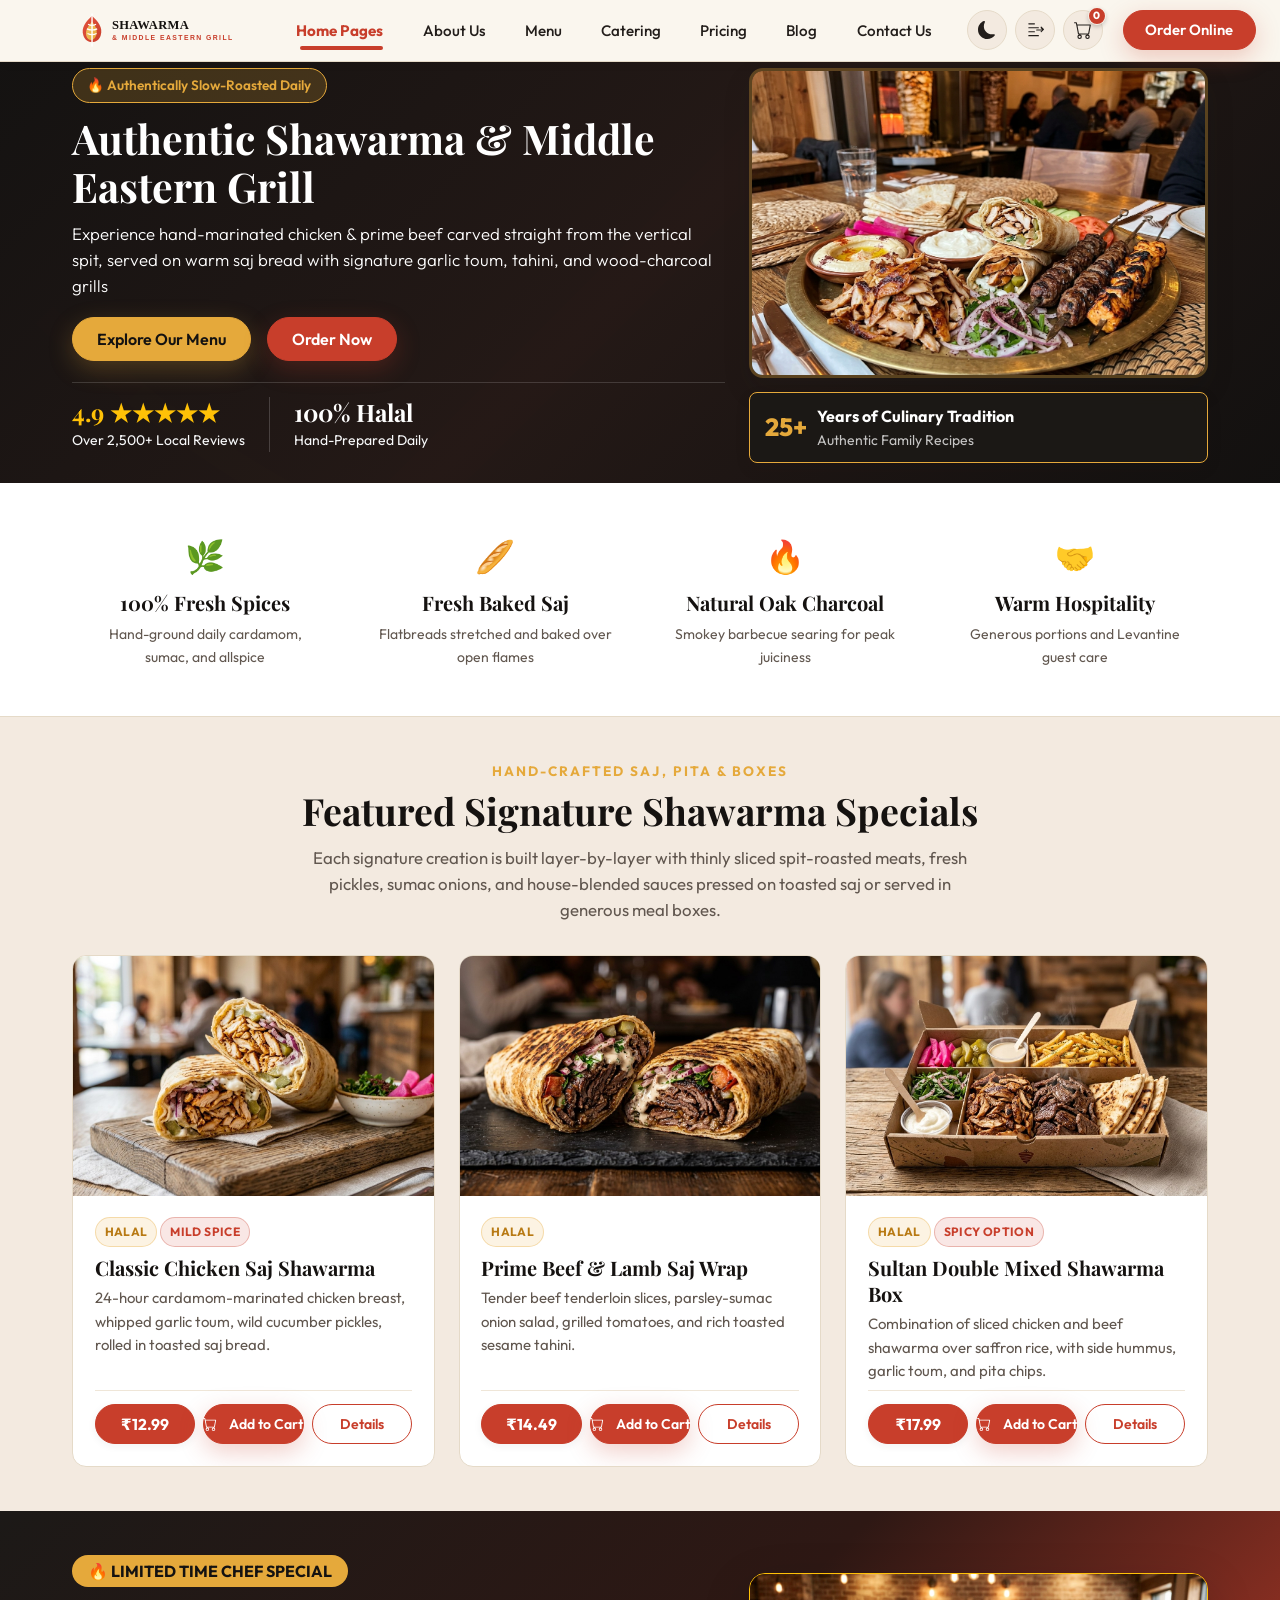
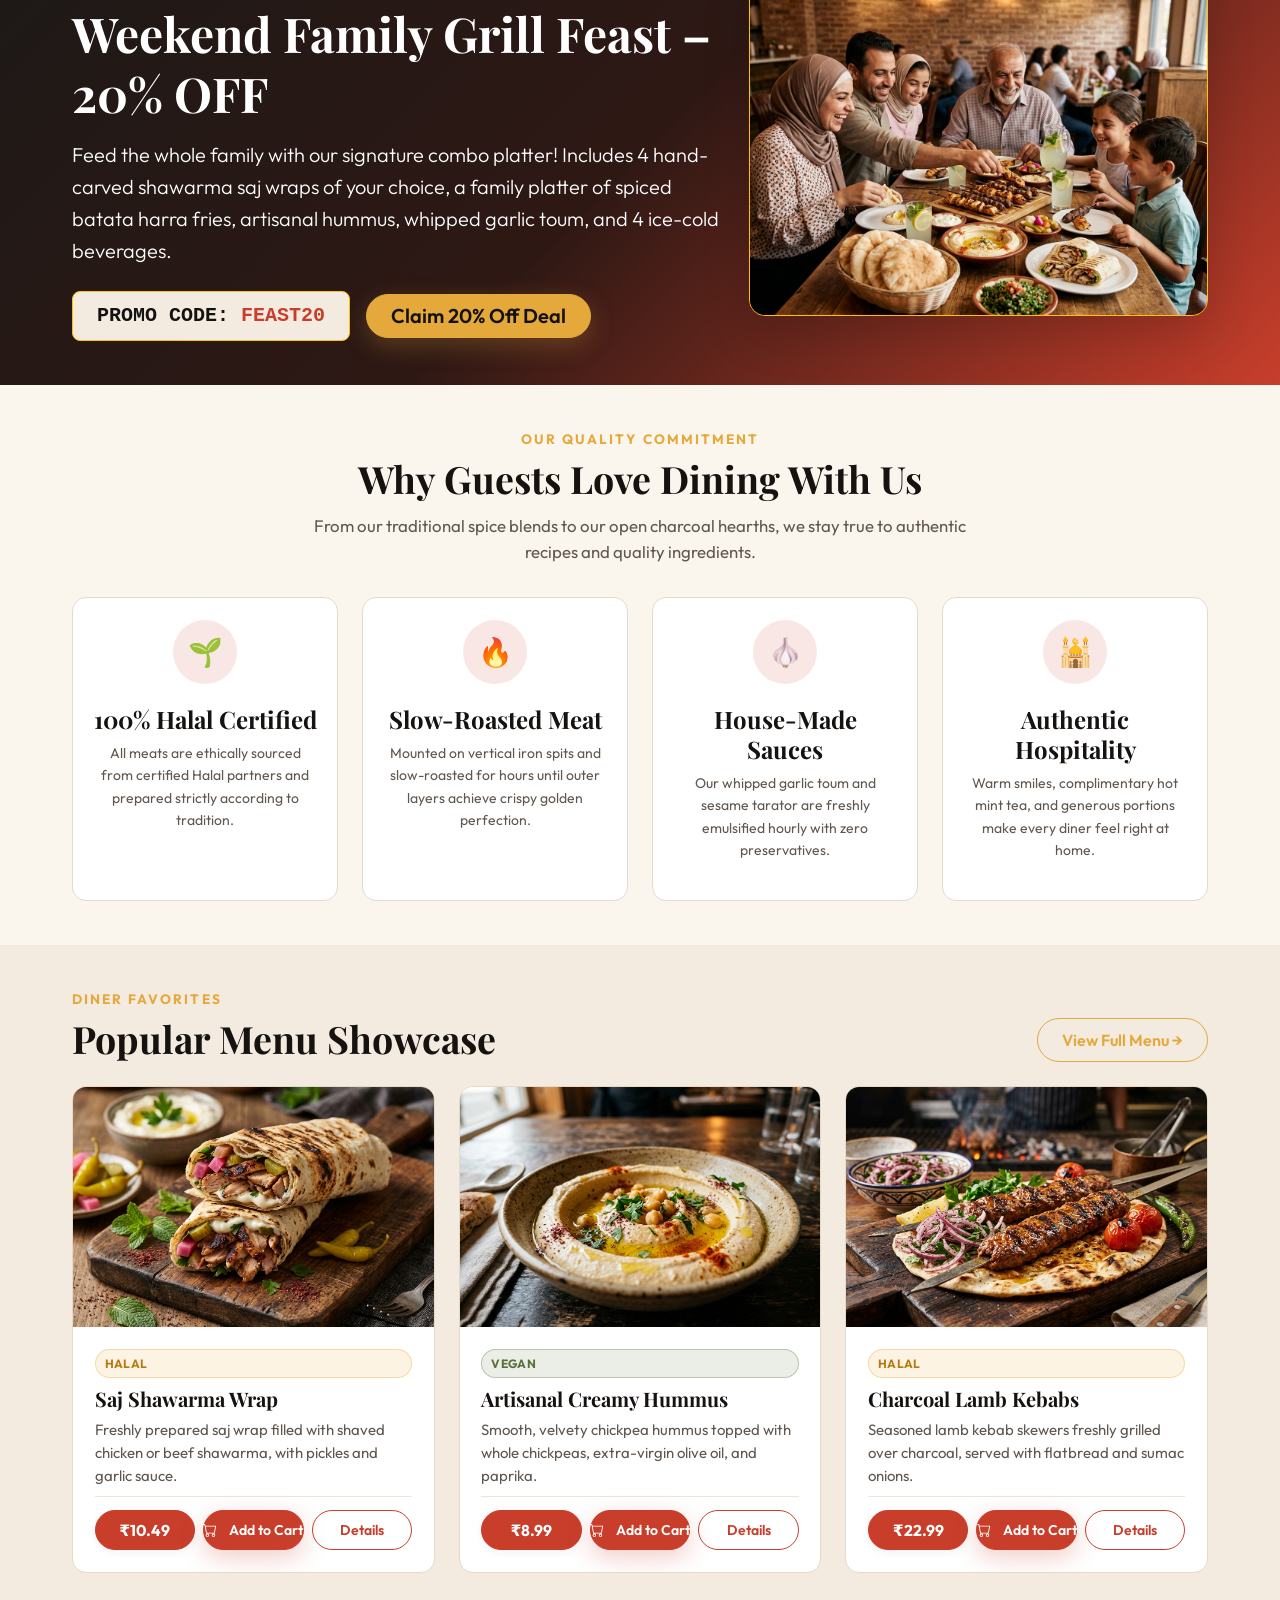
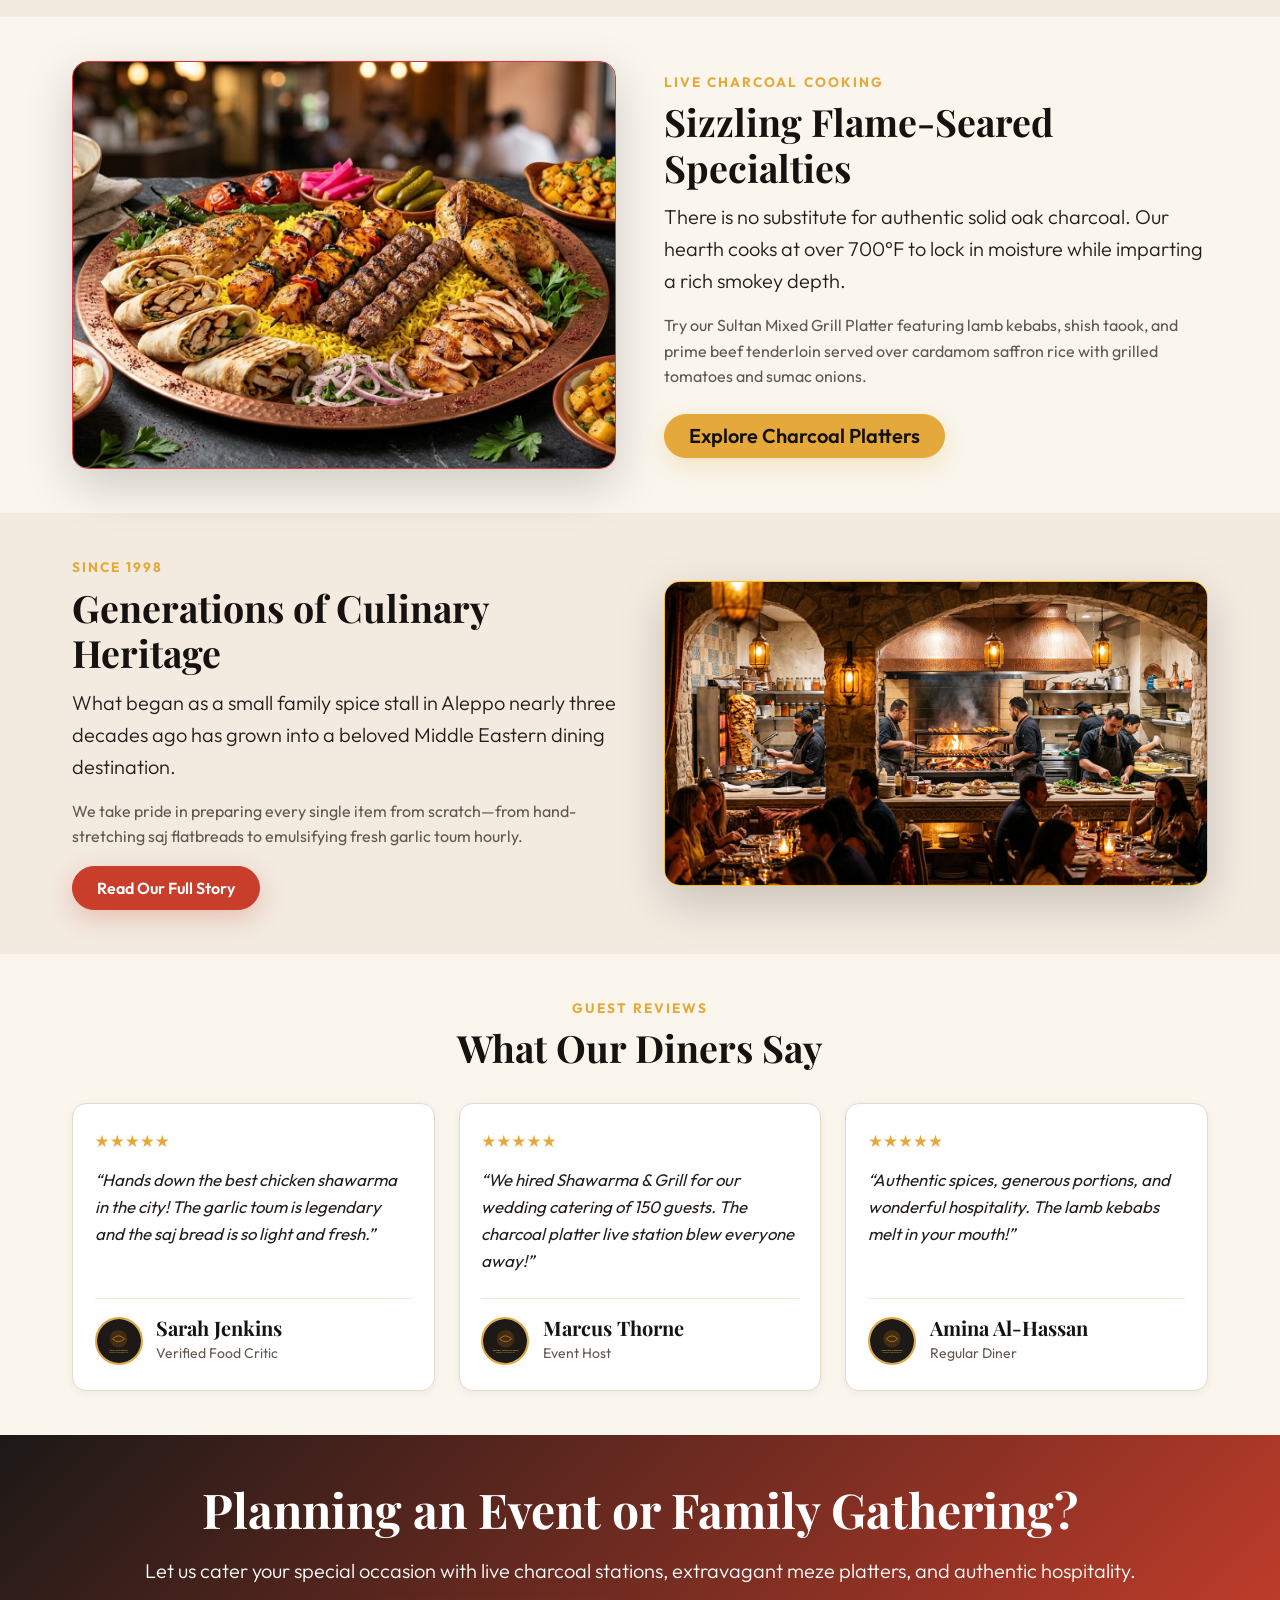
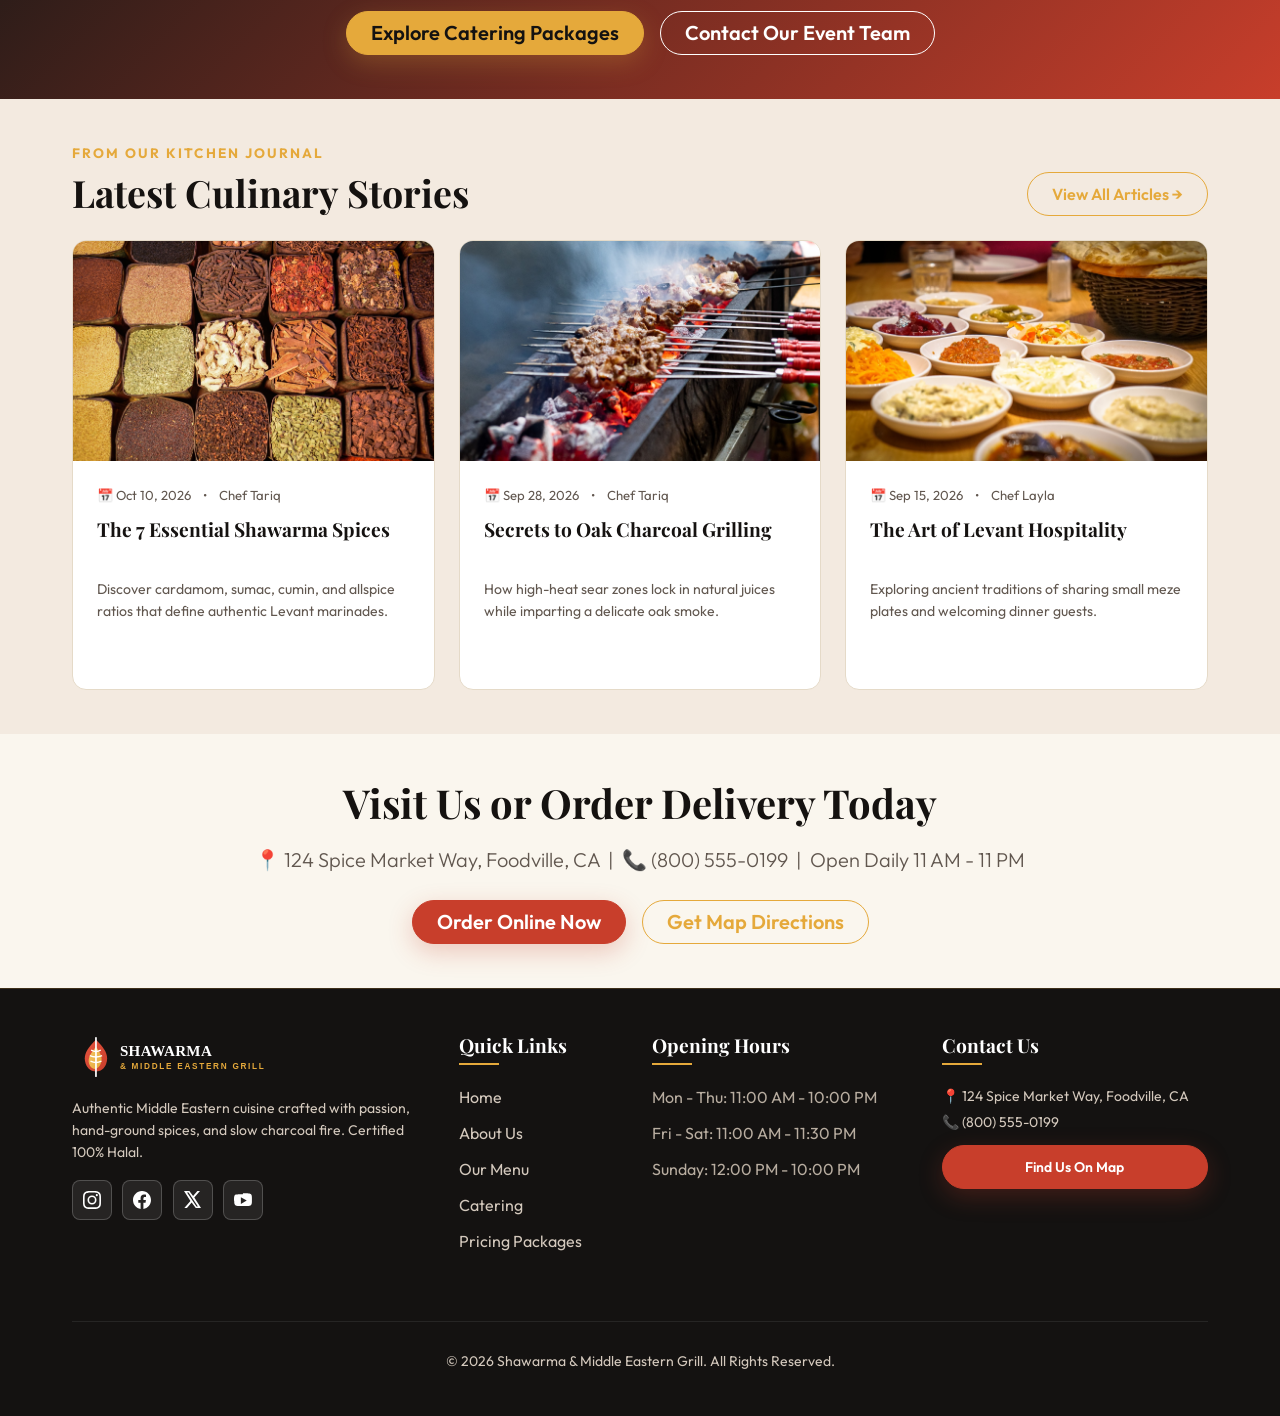
<file: index.html>
<!DOCTYPE html>
<html lang="en" data-bs-theme="light" dir="ltr">
<head>
  <meta charset="UTF-8">
  <!-- Pre-render Theme & Direction Initializer (Flicker Prevention) -->
  <script>
    (function () {
      const savedTheme = localStorage.getItem('sg_theme') || (window.matchMedia('(prefers-color-scheme: dark)').matches ? 'dark' : 'light');
      document.documentElement.setAttribute('data-bs-theme', savedTheme);
      const savedDir = localStorage.getItem('sg_dir') || 'ltr';
      document.documentElement.setAttribute('dir', savedDir);
    })();
  </script>

  <meta name="viewport" content="width=device-width, initial-scale=1.0">
  <title>Shawarma &amp; Middle Eastern Grill | Authentic Slow-Roasted Shawarma &amp; Meze</title>
  <meta name="description" content="Experience authentic Middle Eastern dining at Shawarma &amp; Middle Eastern Grill. Signature slow-roasted shawarma wraps, charcoal platters, fresh meze, and catering.">
  <link rel="icon" type="image/svg+xml" href="assets/images/logo/favicon.svg">

  <!-- Open Graph -->
  <meta property="og:title" content="Shawarma &amp; Middle Eastern Grill | Authentic Dining">
  <meta property="og:description" content="Authentic slow-roasted shawarma wraps, charcoal platters, fresh meze, and catering.">
  <meta property="og:image" content="assets/images/home-1/hero-shawarma-grill.jpg">
  <meta property="og:type" content="website">

  <!-- Fonts -->
  <link rel="preconnect" href="https://fonts.googleapis.com">
  <link rel="preconnect" href="https://fonts.gstatic.com" crossorigin>
  <link href="https://fonts.googleapis.com/css2?family=Outfit:wght@300;400;500;600;700;800&family=Playfair+Display:ital,wght@0,600;0,700;0,800;1,400&family=Tajawal:wght@400;500;700&display=swap" rel="stylesheet">

  <!-- Stylesheets -->
  <link rel="stylesheet" href="assets/css/bootstrap.min.css">
  <link rel="stylesheet" href="assets/css/style.css">
  <link rel="stylesheet" href="assets/css/responsive.css">
  <link rel="stylesheet" href="assets/css/rtl.css">

  <!-- Schema.org JSON-LD -->
  <script type="application/ld+json">
  {
    "@context": "https://schema.org",
    "@type": "Restaurant",
    "name": "Shawarma & Middle Eastern Grill",
    "image": "assets/images/home-1/hero-shawarma-grill.jpg",
    "telephone": "+1-800-555-0199",
    "email": "info@shawarmagrill.com",
    "address": {
      "@type": "PostalAddress",
      "streetAddress": "124 Spice Market Way",
      "addressLocality": "Foodville",
      "addressRegion": "CA",
      "postalCode": "90210",
      "addressCountry": "US"
    },
    "servesCuisine": ["Middle Eastern", "Shawarma", "Halal", "Mediterranean"],
    "priceRange": "₹₹"
  }
  </script>
</head>
<body>

  <!-- Navigation Header -->
  <nav class="navbar navbar-expand-lg navbar-custom sticky-top">
    <div class="container">
      <a class="navbar-brand me-auto me-lg-3" href="index.html">
        <img src="assets/images/logo/logo-dark.svg" alt="Shawarma &amp; Middle Eastern Grill" class="navbar-brand-logo theme-logo-light" onerror="this.onerror=null; this.src='assets/images/logo/logo-dark.svg';">
      </a>

      <!-- Icon-Only Control Buttons & Action Group -->
      <div class="header-actions-group order-lg-last">
        <div class="header-icon-group">
          <!-- Theme Toggle Icon Button -->
          <button class="header-icon-btn theme-toggle-btn" aria-label="Switch to Dark Mode" title="Toggle dark/light theme">
            <span class="theme-icon">🌙</span>
          </button>

          <!-- RTL Icon Button -->
          <button class="header-icon-btn rtl-toggle-btn" aria-label="Switch to Right-to-Left (RTL) layout" title="Switch to RTL">
            <svg xmlns="http://www.w3.org/2000/svg" width="19" height="19" fill="currentColor" viewBox="0 0 16 16" aria-hidden="true" class="direction-icon">
              <path fill-rule="evenodd" d="M2 2.5a.5.5 0 0 1 .5-.5h5a.5.5 0 0 1 0 1h-5a.5.5 0 0 1-.5-.5zm0 3.5a.5.5 0 0 1 .5-.5h8.5a.5.5 0 0 1 0 1H2.5a.5.5 0 0 1-.5-.5zm0 3.5a.5.5 0 0 1 .5-.5h5a.5.5 0 0 1 0 1h-5a.5.5 0 0 1-.5-.5zm0 3.5a.5.5 0 0 1 .5-.5h8.5a.5.5 0 0 1 0 1H2.5a.5.5 0 0 1-.5-.5zm11.146-7.854a.5.5 0 0 1 .708 0l2 2a.5.5 0 0 1 0 .708l-2 2a.5.5 0 0 1-.708-.708L14.293 8.5H9.5a.5.5 0 0 1 0-1h4.793l-1.147-1.146a.5.5 0 0 1 0-.708z"/>
            </svg>
          </button>

          <!-- Cart Icon Button -->
          <a href="menu.html" class="header-icon-btn cart-btn" aria-label="View Shopping Cart (2 items)" title="Shopping Cart">
            <svg xmlns="http://www.w3.org/2000/svg" width="19" height="19" fill="currentColor" viewBox="0 0 16 16" aria-hidden="true">
              <path d="M0 1.5A.5.5 0 0 1 .5 1H2a.5.5 0 0 1 .485.379L2.89 3H14.5a.5.5 0 0 1 .491.592l-1.5 8A.5.5 0 0 1 13 12H4a.5.5 0 0 1-.491-.408L2.01 3.607 1.61 2H.5a.5.5 0 0 1-.5-.5zM3.102 4l1.313 7h8.17l1.313-7H3.102zM5 12a2 2 0 1 0 0 4 2 2 0 0 0 0-4zm7 0a2 2 0 1 0 0 4 2 2 0 0 0 0-4zm-7 1a1 1 0 1 1 0 2 1 1 0 0 1 0-2zm7 0a1 1 0 1 1 0 2 1 1 0 0 1 0-2z"/>
            </svg>
            <span class="cart-badge">2</span>
          </a>
        </div>

        <!-- Primary CTA Button -->
        <a href="menu.html" class="btn btn-spice d-none d-sm-inline-flex">Order Online</a>

        <!-- Mobile Toggler -->
        <button class="navbar-toggler ms-1" type="button" data-bs-toggle="collapse" data-bs-target="#mainNavbar" aria-controls="mainNavbar" aria-expanded="false" aria-label="Toggle navigation">
          <span class="navbar-toggler-icon"></span>
        </button>
      </div>

      <div class="collapse navbar-collapse" id="mainNavbar">
        <ul class="navbar-nav ms-lg-3 me-lg-0 mb-2 mb-lg-0">
          <li class="nav-item dropdown">
            <a class="nav-link dropdown-toggle active" href="#" id="homeDropdown" role="button" data-bs-toggle="dropdown" aria-expanded="false">Home Pages</a>
            <ul class="dropdown-menu" aria-labelledby="homeDropdown">
              <li><a class="dropdown-item active" href="index.html">Home 1 – Restaurant Landing</a></li>
              <li><a class="dropdown-item" href="home-catering.html">Home 2 – Grill &amp; Catering Landing</a></li>
            </ul>
          </li>
          <li class="nav-item"><a class="nav-link" href="about.html">About Us</a></li>
          <li class="nav-item"><a class="nav-link" href="menu.html">Menu</a></li>
          <li class="nav-item"><a class="nav-link" href="catering.html">Catering</a></li>
          <li class="nav-item"><a class="nav-link" href="pricing.html">Pricing</a></li>
          <li class="nav-item"><a class="nav-link" href="blog.html">Blog</a></li>
          <li class="nav-item"><a class="nav-link" href="contact.html">Contact Us</a></li>
        </ul>
        <a href="menu.html" class="btn btn-spice d-sm-none w-100 mt-2">Order Online</a>
      </div>
    </div>
  </nav>

  <!-- Hero Section (Home 1 - Signature Shawarma Landing) -->
  <section class="hero-section-home1">
    <div class="container">
      <div class="row align-items-start g-4 hero-row">
        <div class="col-lg-7 hero-content-col">
          <span class="hero-badge">🔥 Authentically Slow-Roasted Daily</span>
          <h1 class="display-5 font-heading">Authentic Shawarma &amp; Middle Eastern Grill</h1>
          <p class="lead mb-4 text-light opacity-90">Experience hand-marinated chicken &amp; prime beef carved straight from the vertical spit, served on warm saj bread with signature garlic toum, tahini, and wood-charcoal grills</p>
          <div class="d-flex flex-wrap gap-3 mb-4 hero-cta-btns">
            <a href="menu.html" class="btn btn-gold">Explore Our Menu</a>
            <a href="menu.html" class="btn btn-spice">Order Now</a>
          </div>
          <div class="d-flex align-items-center gap-4 pt-3 border-top border-secondary hero-ratings-bar">
            <div>
              <h4 class="mb-0 text-warning">4.9 ★★★★★</h4>
              <small class="text-light">Over 2,500+ Local Reviews</small>
            </div>
            <div class="border-start border-secondary ps-4">
              <h4 class="mb-0 text-white">100% Halal</h4>
              <small class="text-light">Hand-Prepared Daily</small>
            </div>
          </div>
        </div>
        <div class="col-lg-5 hero-media-col">
          <div class="hero-img-box">
            <img src="assets/images/home-1/hero-shawarma-grill.jpg" onerror="this.onerror=null; this.src='assets/images/home-1/hero-shawarma.svg';" alt="Authentic Shawarma &amp; Middle Eastern Grill Feast with vertical-spit carved shawarma, toasted shawarma wraps, charcoal-grilled kebabs, chicken skewers, saj bread, hummus, and garlic toum" class="img-fluid">
          </div>
          <div class="hero-experience-badge">
            <div class="num">25+</div>
            <div>
              <strong>Years of Culinary Tradition</strong>
              <div class="small opacity-75">Authentic Family Recipes</div>
            </div>
          </div>
        </div>
      </div>
    </div>
  </section>

  <!-- Brand Introduction & Restaurant Promise -->
  <section class="py-4 bg-surface border-bottom border-color">
    <div class="container">
      <div class="row text-center g-4">
        <div class="col-md-3">
          <div class="p-3">
            <div class="fs-2 mb-2">🌿</div>
            <h5 class="font-heading">100% Fresh Spices</h5>
            <p class="small text-muted mb-0">Hand-ground daily cardamom, sumac, and allspice</p>
          </div>
        </div>
        <div class="col-md-3">
          <div class="p-3">
            <div class="fs-2 mb-2">🥖</div>
            <h5 class="font-heading">Fresh Baked Saj</h5>
            <p class="small text-muted mb-0">Flatbreads stretched and baked over open flames</p>
          </div>
        </div>
        <div class="col-md-3">
          <div class="p-3">
            <div class="fs-2 mb-2">🔥</div>
            <h5 class="font-heading">Natural Oak Charcoal</h5>
            <p class="small text-muted mb-0">Smokey barbecue searing for peak juiciness</p>
          </div>
        </div>
        <div class="col-md-3">
          <div class="p-3">
            <div class="fs-2 mb-2">🤝</div>
            <h5 class="font-heading">Warm Hospitality</h5>
            <p class="small text-muted mb-0">Generous portions and Levantine guest care</p>
          </div>
        </div>
      </div>
    </div>
  </section>

  <!-- Signature Shawarma Section -->
  <section class="py-5 bg-surface-alt">
    <div class="container py-4">
      <div class="text-center mb-5">
        <span class="section-subtitle">Hand-Crafted Saj, Pita &amp; Boxes</span>
        <h2 class="section-title">Featured Signature Shawarma Specials</h2>
        <p class="section-desc">Each signature creation is built layer-by-layer with thinly sliced spit-roasted meats, fresh pickles, sumac onions, and house-blended sauces pressed on toasted saj or served in generous meal boxes.</p>
      </div>

      <div class="row g-4">
        <!-- Wrap Item 1 -->
        <div class="col-md-4">
          <div class="food-card">
            <div class="food-card-img-wrap">
              <img src="assets/images/food/classic-chicken-saj-shawarma.jpg" onerror="this.onerror=null; this.src='assets/images/food/chicken-shawarma.svg';" alt="Classic Chicken Saj Shawarma Wrap">
            </div>
            <div class="food-card-body">
              <div class="mb-2">
                <span class="badge-dietary badge-halal">Halal</span>
                <span class="badge-dietary badge-spicy">Mild Spice</span>
              </div>
              <h3 class="food-card-title"><a href="menu-item.html?dish=classic-chicken-saj-shawarma">Classic Chicken Saj Shawarma</a></h3>
              <p class="food-card-desc">24-hour cardamom-marinated chicken breast, whipped garlic toum, wild cucumber pickles, rolled in toasted saj bread.</p>
              <div class="food-card-footer d-flex align-items-center justify-content-between gap-2 flex-nowrap">
                <span class="food-card-bottom-price">₹12.99</span>
                <button class="btn btn-spice btn-sm add-to-cart-btn d-inline-flex align-items-center" data-id="classic-chicken-saj-shawarma" data-name="Classic Chicken Saj Shawarma" data-price="12.99" data-img="assets/images/food/classic-chicken-saj-shawarma.jpg"><svg xmlns="http://www.w3.org/2000/svg" width="14" height="14" fill="currentColor" class="me-1" viewBox="0 0 16 16" aria-hidden="true"><path d="M0 1.5A.5.5 0 0 1 .5 1H2a.5.5 0 0 1 .485.379L2.89 3H14.5a.5.5 0 0 1 .491.592l-1.5 8A.5.5 0 0 1 13 12H4a.5.5 0 0 1-.491-.408L2.01 3.607 1.61 2H.5a.5.5 0 0 1-.5-.5zM3.102 4l1.313 7h8.17l1.313-7H3.102zM5 12a2 2 0 1 0 0 4 2 2 0 0 0 0-4zm7 0a2 2 0 1 0 0 4 2 2 0 0 0 0-4zm-7 1a1 1 0 1 1 0 2 1 1 0 0 1 0-2zm7 0a1 1 0 1 1 0 2 1 1 0 0 1 0-2z"/></svg><span>Add to Cart</span></button>
                <a href="menu-item.html?dish=classic-chicken-saj-shawarma" class="btn btn-outline-spice btn-sm">Details</a>
              </div>
            </div>
          </div>
        </div>

        <!-- Wrap Item 2 -->
        <div class="col-md-4">
          <div class="food-card">
            <div class="food-card-img-wrap">
              <img src="assets/images/food/prime-beef-lamb-saj-wrap.jpg" onerror="this.onerror=null; this.src='assets/images/food/beef-shawarma.svg';" alt="Prime Beef &amp; Lamb Saj Wrap">
            </div>
            <div class="food-card-body">
              <div class="mb-2">
                <span class="badge-dietary badge-halal">Halal</span>
              </div>
              <h3 class="food-card-title"><a href="menu-item.html?dish=prime-beef-lamb-saj-wrap">Prime Beef &amp; Lamb Saj Wrap</a></h3>
              <p class="food-card-desc">Tender beef tenderloin slices, parsley-sumac onion salad, grilled tomatoes, and rich toasted sesame tahini.</p>
              <div class="food-card-footer d-flex align-items-center justify-content-between gap-2 flex-nowrap">
                <span class="food-card-bottom-price">₹14.49</span>
                <button class="btn btn-spice btn-sm add-to-cart-btn d-inline-flex align-items-center" data-id="prime-beef-amp-lamb-saj-wrap" data-name="Prime Beef &amp; Lamb Saj Wrap" data-price="14.49" data-img="assets/images/food/prime-beef-lamb-saj-wrap.jpg"><svg xmlns="http://www.w3.org/2000/svg" width="14" height="14" fill="currentColor" class="me-1" viewBox="0 0 16 16" aria-hidden="true"><path d="M0 1.5A.5.5 0 0 1 .5 1H2a.5.5 0 0 1 .485.379L2.89 3H14.5a.5.5 0 0 1 .491.592l-1.5 8A.5.5 0 0 1 13 12H4a.5.5 0 0 1-.491-.408L2.01 3.607 1.61 2H.5a.5.5 0 0 1-.5-.5zM3.102 4l1.313 7h8.17l1.313-7H3.102zM5 12a2 2 0 1 0 0 4 2 2 0 0 0 0-4zm7 0a2 2 0 1 0 0 4 2 2 0 0 0 0-4zm-7 1a1 1 0 1 1 0 2 1 1 0 0 1 0-2zm7 0a1 1 0 1 1 0 2 1 1 0 0 1 0-2z"/></svg><span>Add to Cart</span></button>
                <a href="menu-item.html?dish=prime-beef-lamb-saj-wrap" class="btn btn-outline-spice btn-sm">Details</a>
              </div>
            </div>
          </div>
        </div>

        <!-- Wrap Item 3 -->
        <div class="col-md-4">
          <div class="food-card">
            <div class="food-card-img-wrap">
              <img src="assets/images/food/sultan-double-shawarma-box.jpg" onerror="this.onerror=null; this.src='assets/images/home-1/wrap-special.svg';" alt="Sultan Double Mixed Shawarma Box">
            </div>
            <div class="food-card-body">
              <div class="mb-2">
                <span class="badge-dietary badge-halal">Halal</span>
                <span class="badge-dietary badge-spicy">Spicy Option</span>
              </div>
              <h3 class="food-card-title"><a href="menu-item.html?dish=sultan-double-shawarma-box">Sultan Double Mixed Shawarma Box</a></h3>
              <p class="food-card-desc">Combination of sliced chicken and beef shawarma over saffron rice, with side hummus, garlic toum, and pita chips.</p>
              <div class="food-card-footer d-flex align-items-center justify-content-between gap-2 flex-nowrap">
                <span class="food-card-bottom-price">₹17.99</span>
                <button class="btn btn-spice btn-sm add-to-cart-btn d-inline-flex align-items-center" data-id="sultan-double-mixed-shawarma-box" data-name="Sultan Double Mixed Shawarma Box" data-price="17.99" data-img="assets/images/food/sultan-double-shawarma-box.jpg"><svg xmlns="http://www.w3.org/2000/svg" width="14" height="14" fill="currentColor" class="me-1" viewBox="0 0 16 16" aria-hidden="true"><path d="M0 1.5A.5.5 0 0 1 .5 1H2a.5.5 0 0 1 .485.379L2.89 3H14.5a.5.5 0 0 1 .491.592l-1.5 8A.5.5 0 0 1 13 12H4a.5.5 0 0 1-.491-.408L2.01 3.607 1.61 2H.5a.5.5 0 0 1-.5-.5zM3.102 4l1.313 7h8.17l1.313-7H3.102zM5 12a2 2 0 1 0 0 4 2 2 0 0 0 0-4zm7 0a2 2 0 1 0 0 4 2 2 0 0 0 0-4zm-7 1a1 1 0 1 1 0 2 1 1 0 0 1 0-2zm7 0a1 1 0 1 1 0 2 1 1 0 0 1 0-2z"/></svg><span>Add to Cart</span></button>
                <a href="menu-item.html?dish=sultan-double-shawarma-box" class="btn btn-outline-spice btn-sm">Details</a>
              </div>
            </div>
          </div>
        </div>
      </div>
    </div>
  </section>

  <!-- Promotional Offer Section (Home 1 - Family Feast Deal) -->
  <section class="py-5 bg-dark text-white overflow-hidden position-relative" style="background: linear-gradient(135deg, #1C1917 0%, #2E1814 50%, #C83E2B 100%);">
    <div class="container py-3">
      <div class="row align-items-center g-4">
        <div class="col-lg-7">
          <span class="badge bg-gold text-dark px-3 py-2 fs-6 fw-bold mb-3 rounded-pill">🔥 LIMITED TIME CHEF SPECIAL</span>
          <h2 class="display-5 font-heading text-white mb-3">Weekend Family Grill Feast – 20% OFF</h2>
          <p class="lead text-light opacity-90 mb-4">Feed the whole family with our signature combo platter! Includes 4 hand-carved shawarma saj wraps of your choice, a family platter of spiced batata harra fries, artisanal hummus, whipped garlic toum, and 4 ice-cold beverages.</p>
          <div class="d-flex flex-wrap align-items-center gap-3">
            <div class="bg-surface-alt px-4 py-2 rounded-3 text-dark font-monospace fw-bold border border-warning fs-5">
              PROMO CODE: <span class="text-spice">FEAST20</span>
            </div>
            <a href="menu.html" class="btn btn-gold btn-lg">Claim 20% Off Deal</a>
          </div>
        </div>
        <div class="col-lg-5 text-center">
          <div class="position-relative d-inline-block w-100" style="max-width: 520px;">
            <img src="assets/images/home-1/weekend-family-grill-feast.jpg" onerror="this.onerror=null; this.src='assets/images/home-1/promo-feast-h1.svg';" alt="Weekend Family Grill Feast - Family sharing shawarma wraps, grilled kebabs, hummus, fries, and drinks" class="img-fluid rounded-4 shadow-lg border border-warning section-feature-img w-100" style="object-fit: cover; object-position: center;">
          </div>
        </div>
      </div>
    </div>
  </section>

  <!-- Why Guests Love Us Section -->
  <section class="py-5">
    <div class="container py-4">
      <div class="text-center mb-5">
        <span class="section-subtitle">Our Quality Commitment</span>
        <h2 class="section-title">Why Guests Love Dining With Us</h2>
        <p class="section-desc">From our traditional spice blends to our open charcoal hearths, we stay true to authentic recipes and quality ingredients.</p>
      </div>

      <div class="row g-4">
        <div class="col-md-6 col-lg-3">
          <div class="feature-card text-center">
            <div class="feature-icon-box mx-auto">🌱</div>
            <h4 class="font-heading">100% Halal Certified</h4>
            <p class="text-muted small">All meats are ethically sourced from certified Halal partners and prepared strictly according to tradition.</p>
          </div>
        </div>

        <div class="col-md-6 col-lg-3">
          <div class="feature-card text-center">
            <div class="feature-icon-box mx-auto">🔥</div>
            <h4 class="font-heading">Slow-Roasted Meat</h4>
            <p class="text-muted small">Mounted on vertical iron spits and slow-roasted for hours until outer layers achieve crispy golden perfection.</p>
          </div>
        </div>

        <div class="col-md-6 col-lg-3">
          <div class="feature-card text-center">
            <div class="feature-icon-box mx-auto">🧄</div>
            <h4 class="font-heading">House-Made Sauces</h4>
            <p class="text-muted small">Our whipped garlic toum and sesame tarator are freshly emulsified hourly with zero preservatives.</p>
          </div>
        </div>

        <div class="col-md-6 col-lg-3">
          <div class="feature-card text-center">
            <div class="feature-icon-box mx-auto">🕌</div>
            <h4 class="font-heading">Authentic Hospitality</h4>
            <p class="text-muted small">Warm smiles, complimentary hot mint tea, and generous portions make every diner feel right at home.</p>
          </div>
        </div>
      </div>
    </div>
  </section>

  <!-- Popular Menu Section -->
  <section class="py-5 bg-surface-alt">
    <div class="container py-4">
      <div class="d-flex justify-content-between align-items-end mb-4">
        <div>
          <span class="section-subtitle">Diner Favorites</span>
          <h2 class="section-title mb-0">Popular Menu Showcase</h2>
        </div>
        <a href="menu.html" class="btn btn-outline-gold d-none d-md-inline-flex">View Full Menu &rarr;</a>
      </div>

      <div class="row g-4">
        <!-- Item 1: Saj Shawarma Wrap -->
        <div class="col-md-6 col-lg-4">
          <div class="food-card">
            <div class="food-card-img-wrap">
              <img src="assets/images/food/saj-shawarma-wrap.jpg" onerror="this.onerror=null; this.src='assets/images/food/chicken-shawarma.svg';" alt="Saj Shawarma Wrap">
            </div>
            <div class="food-card-body">
              <span class="badge-dietary badge-halal">Halal</span>
              <h4 class="food-card-title mt-2"><a href="menu-item.html?dish=saj-shawarma-wrap">Saj Shawarma Wrap</a></h4>
              <p class="food-card-desc">Freshly prepared saj wrap filled with shaved chicken or beef shawarma, with pickles and garlic sauce.</p>
              <div class="food-card-footer d-flex align-items-center justify-content-between gap-2 flex-nowrap">
                <span class="food-card-bottom-price">₹10.49</span>
                <button class="btn btn-spice btn-sm add-to-cart-btn d-inline-flex align-items-center" data-id="saj-shawarma-wrap" data-name="Saj Shawarma Wrap" data-price="10.49" data-img="assets/images/food/saj-shawarma-wrap.jpg"><svg xmlns="http://www.w3.org/2000/svg" width="14" height="14" fill="currentColor" class="me-1" viewBox="0 0 16 16" aria-hidden="true"><path d="M0 1.5A.5.5 0 0 1 .5 1H2a.5.5 0 0 1 .485.379L2.89 3H14.5a.5.5 0 0 1 .491.592l-1.5 8A.5.5 0 0 1 13 12H4a.5.5 0 0 1-.491-.408L2.01 3.607 1.61 2H.5a.5.5 0 0 1-.5-.5zM3.102 4l1.313 7h8.17l1.313-7H3.102zM5 12a2 2 0 1 0 0 4 2 2 0 0 0 0-4zm7 0a2 2 0 1 0 0 4 2 2 0 0 0 0-4zm-7 1a1 1 0 1 1 0 2 1 1 0 0 1 0-2zm7 0a1 1 0 1 1 0 2 1 1 0 0 1 0-2z"/></svg><span>Add to Cart</span></button>
                <a href="menu-item.html?dish=saj-shawarma-wrap" class="btn btn-outline-spice btn-sm">Details</a>
              </div>
            </div>
          </div>
        </div>

        <!-- Item 2: Artisanal Creamy Hummus -->
        <div class="col-md-6 col-lg-4">
          <div class="food-card">
            <div class="food-card-img-wrap">
              <img src="assets/images/food/artisanal-creamy-hummus.jpg" onerror="this.onerror=null; this.src='assets/images/food/hummus-plate.svg';" alt="Artisanal Creamy Hummus">
            </div>
            <div class="food-card-body">
              <span class="badge-dietary badge-vegan">Vegan</span>
              <h4 class="food-card-title mt-2"><a href="menu-item.html?dish=artisanal-creamy-hummus">Artisanal Creamy Hummus</a></h4>
              <p class="food-card-desc">Smooth, velvety chickpea hummus topped with whole chickpeas, extra-virgin olive oil, and paprika.</p>
              <div class="food-card-footer d-flex align-items-center justify-content-between gap-2 flex-nowrap">
                <span class="food-card-bottom-price">₹8.99</span>
                <button class="btn btn-spice btn-sm add-to-cart-btn d-inline-flex align-items-center" data-id="artisanal-creamy-hummus" data-name="Artisanal Creamy Hummus" data-price="8.99" data-img="assets/images/food/artisanal-creamy-hummus.jpg"><svg xmlns="http://www.w3.org/2000/svg" width="14" height="14" fill="currentColor" class="me-1" viewBox="0 0 16 16" aria-hidden="true"><path d="M0 1.5A.5.5 0 0 1 .5 1H2a.5.5 0 0 1 .485.379L2.89 3H14.5a.5.5 0 0 1 .491.592l-1.5 8A.5.5 0 0 1 13 12H4a.5.5 0 0 1-.491-.408L2.01 3.607 1.61 2H.5a.5.5 0 0 1-.5-.5zM3.102 4l1.313 7h8.17l1.313-7H3.102zM5 12a2 2 0 1 0 0 4 2 2 0 0 0 0-4zm7 0a2 2 0 1 0 0 4 2 2 0 0 0 0-4zm-7 1a1 1 0 1 1 0 2 1 1 0 0 1 0-2zm7 0a1 1 0 1 1 0 2 1 1 0 0 1 0-2z"/></svg><span>Add to Cart</span></button>
                <a href="menu-item.html?dish=artisanal-creamy-hummus" class="btn btn-outline-spice btn-sm">Details</a>
              </div>
            </div>
          </div>
        </div>

        <!-- Item 3: Charcoal Lamb Kebabs -->
        <div class="col-md-6 col-lg-4">
          <div class="food-card">
            <div class="food-card-img-wrap">
              <img src="assets/images/food/charcoal-lamb-kebabs.jpg" onerror="this.onerror=null; this.src='assets/images/food/lamb-kebab.svg';" alt="Charcoal Lamb Kebabs">
            </div>
            <div class="food-card-body">
              <span class="badge-dietary badge-halal">Halal</span>
              <h4 class="food-card-title mt-2"><a href="menu-item.html?dish=charcoal-lamb-kebabs">Charcoal Lamb Kebabs</a></h4>
              <p class="food-card-desc">Seasoned lamb kebab skewers freshly grilled over charcoal, served with flatbread and sumac onions.</p>
              <div class="food-card-footer d-flex align-items-center justify-content-between gap-2 flex-nowrap">
                <span class="food-card-bottom-price">₹22.99</span>
                <button class="btn btn-spice btn-sm add-to-cart-btn d-inline-flex align-items-center" data-id="charcoal-lamb-kebabs" data-name="Charcoal Lamb Kebabs" data-price="22.99" data-img="assets/images/food/charcoal-lamb-kebabs.jpg"><svg xmlns="http://www.w3.org/2000/svg" width="14" height="14" fill="currentColor" class="me-1" viewBox="0 0 16 16" aria-hidden="true"><path d="M0 1.5A.5.5 0 0 1 .5 1H2a.5.5 0 0 1 .485.379L2.89 3H14.5a.5.5 0 0 1 .491.592l-1.5 8A.5.5 0 0 1 13 12H4a.5.5 0 0 1-.491-.408L2.01 3.607 1.61 2H.5a.5.5 0 0 1-.5-.5zM3.102 4l1.313 7h8.17l1.313-7H3.102zM5 12a2 2 0 1 0 0 4 2 2 0 0 0 0-4zm7 0a2 2 0 1 0 0 4 2 2 0 0 0 0-4zm-7 1a1 1 0 1 1 0 2 1 1 0 0 1 0-2zm7 0a1 1 0 1 1 0 2 1 1 0 0 1 0-2z"/></svg><span>Add to Cart</span></button>
                <a href="menu-item.html?dish=charcoal-lamb-kebabs" class="btn btn-outline-spice btn-sm">Details</a>
              </div>
            </div>
          </div>
        </div>
      </div>
    </div>
  </section>

  <!-- From Our Grill Section -->
  <section class="py-5">
    <div class="container py-4">
      <div class="row align-items-center g-4 g-lg-5">
        <div class="col-lg-6">
          <img src="assets/images/food/sultan-mixed-grill-platter.jpg" onerror="this.onerror=null; this.src='assets/images/home-2/charcoal-grill.svg';" alt="Sultan Mixed Grill Feast Platter with Lamb Kebabs, Shish Taook, Flame-Seared Meats, Cardamom Rice, Grilled Tomatoes, and Sumac Onions" class="img-fluid rounded-4 shadow-lg border border-danger">
        </div>
        <div class="col-lg-6">
          <span class="section-subtitle">Live Charcoal Cooking</span>
          <h2 class="section-title">Sizzling Flame-Seared Specialties</h2>
          <p class="lead">There is no substitute for authentic solid oak charcoal. Our hearth cooks at over 700°F to lock in moisture while imparting a rich smokey depth.</p>
          <p class="text-muted">Try our Sultan Mixed Grill Platter featuring lamb kebabs, shish taook, and prime beef tenderloin served over cardamom saffron rice with grilled tomatoes and sumac onions.</p>
          <a href="menu.html" class="btn btn-gold btn-lg mt-2">Explore Charcoal Platters</a>
        </div>
      </div>
    </div>
  </section>

  <!-- Restaurant Story Preview Section -->
  <section class="py-5 bg-surface-alt">
    <div class="container py-4">
      <div class="row align-items-center g-4 g-lg-5">
        <div class="col-lg-6">
          <span class="section-subtitle">Since 1998</span>
          <h2 class="section-title">Generations of Culinary Heritage</h2>
          <p class="lead">What began as a small family spice stall in Aleppo nearly three decades ago has grown into a beloved Middle Eastern dining destination.</p>
          <p class="text-muted">We take pride in preparing every single item from scratch—from hand-stretching saj flatbreads to emulsifying fresh garlic toum hourly.</p>
          <a href="about.html" class="btn btn-spice">Read Our Full Story</a>
        </div>
        <div class="col-lg-6">
          <img src="assets/images/home-1/generations-culinary-heritage.jpg" onerror="this.onerror=null; this.src='assets/images/home-1/story-kitchen.svg';" alt="Multi-generation Levantine family preparing traditional food together in an authentic open kitchen" class="img-fluid rounded-4 shadow-lg border border-warning w-100" style="object-fit: cover;">
        </div>
      </div>
    </div>
  </section>

  <!-- Customer Testimonials -->
  <section class="py-5">
    <div class="container py-4">
      <div class="text-center mb-5">
        <span class="section-subtitle">Guest Reviews</span>
        <h2 class="section-title">What Our Diners Say</h2>
      </div>

      <div class="row g-4">
        <div class="col-md-4">
          <div class="testimonial-card">
            <div class="testimonial-stars">★★★★★</div>
            <p class="testimonial-quote">“Hands down the best chicken shawarma in the city! The garlic toum is legendary and the saj bread is so light and fresh.”</p>
            <div class="testimonial-author">
              <img src="https://images.unsplash.com/photo-1573496359142-b8d87734a5a2?auto=format&fit=crop&w=600&q=80" onerror="this.onerror=null; this.src='assets/images/team/chef-layla-home.svg'" alt="Reviewer Sarah Jenkins" class="testimonial-avatar">
              <div>
                <h5 class="mb-0">Sarah Jenkins</h5>
                <small class="text-muted">Verified Food Critic</small>
              </div>
            </div>
          </div>
        </div>

        <div class="col-md-4">
          <div class="testimonial-card">
            <div class="testimonial-stars">★★★★★</div>
            <p class="testimonial-quote">“We hired Shawarma &amp; Grill for our wedding catering of 150 guests. The charcoal platter live station blew everyone away!”</p>
            <div class="testimonial-author">
              <img src="https://images.unsplash.com/photo-1534528741775-53994a69daeb?auto=format&fit=crop&w=600&q=80" onerror="this.onerror=null; this.src='assets/images/team/manager-youssef-home.svg'" alt="Reviewer Marcus Thorne" class="testimonial-avatar">
              <div>
                <h5 class="mb-0">Marcus Thorne</h5>
                <small class="text-muted">Event Host</small>
              </div>
            </div>
          </div>
        </div>

        <div class="col-md-4">
          <div class="testimonial-card">
            <div class="testimonial-stars">★★★★★</div>
            <p class="testimonial-quote">“Authentic spices, generous portions, and wonderful hospitality. The lamb kebabs melt in your mouth!”</p>
            <div class="testimonial-author">
              <img src="https://images.unsplash.com/photo-1500648767791-00dcc994a43e?auto=format&fit=crop&w=600&q=80" onerror="this.onerror=null; this.src='assets/images/team/chef-tariq-home.svg'" alt="Reviewer Amina Al-Hassan" class="testimonial-avatar">
              <div>
                <h5 class="mb-0">Amina Al-Hassan</h5>
                <small class="text-muted">Regular Diner</small>
              </div>
            </div>
          </div>
        </div>
      </div>
    </div>
  </section>

  <!-- Catering Promotion Section -->
  <section class="py-5 bg-dark text-white text-center position-relative overflow-hidden" style="background: linear-gradient(135deg, #1C1917 0%, #C83E2B 100%);">
    <div class="container py-4">
      <h2 class="display-5 font-heading text-white mb-3">Planning an Event or Family Gathering?</h2>
      <p class="lead max-w-600 mx-auto mb-4 opacity-90">Let us cater your special occasion with live charcoal stations, extravagant meze platters, and authentic hospitality.</p>
      <div class="d-flex flex-wrap justify-content-center gap-3">
        <a href="catering.html" class="btn btn-gold btn-lg">Explore Catering Packages</a>
        <a href="contact.html" class="btn btn-outline-gold btn-lg text-white border-white">Contact Our Event Team</a>
      </div>
    </div>
  </section>

  <!-- Blog Preview Section -->
  <section class="py-5 bg-surface-alt">
    <div class="container py-4">
      <div class="d-flex justify-content-between align-items-end mb-4">
        <div>
          <span class="section-subtitle">From Our Kitchen Journal</span>
          <h2 class="section-title mb-0">Latest Culinary Stories</h2>
        </div>
        <a href="blog.html" class="btn btn-outline-gold d-none d-md-inline-flex">View All Articles &rarr;</a>
      </div>

      <div class="row g-4">
        <!-- Blog 1 -->
        <div class="col-md-4">
          <div class="blog-card">
            <div class="blog-card-img-wrap">
              <img src="assets/images/blog/home-story-shawarma-spices.jpg" onerror="this.onerror=null; this.src='assets/images/blog/shawarma-spice-guide.svg';" alt="The 7 Essential Shawarma Spices">
            </div>
            <div class="blog-card-body">
              <div class="blog-meta">
                <span>📅 Oct 10, 2026</span> &bull; <span>Chef Tariq</span>
              </div>
              <h4 class="blog-title"><a href="blog-details.html?id=7-essential-middle-eastern-spices">The 7 Essential Shawarma Spices</a></h4>
              <p class="blog-snippet text-muted small">Discover cardamom, sumac, cumin, and allspice ratios that define authentic Levant marinades.</p>
            </div>
          </div>
        </div>

        <!-- Blog 2 -->
        <div class="col-md-4">
          <div class="blog-card">
            <div class="blog-card-img-wrap">
              <img src="assets/images/blog/home-story-oak-charcoal-grill.jpg" onerror="this.onerror=null; this.src='assets/images/blog/charcoal-grilling-secrets.svg';" alt="Secrets to Oak Charcoal Grilling">
            </div>
            <div class="blog-card-body">
              <div class="blog-meta">
                <span>📅 Sep 28, 2026</span> &bull; <span>Chef Tariq</span>
              </div>
              <h4 class="blog-title"><a href="blog-details.html?id=oak-charcoal-grilling-mastery">Secrets to Oak Charcoal Grilling</a></h4>
              <p class="blog-snippet text-muted small">How high-heat sear zones lock in natural juices while imparting a delicate oak smoke.</p>
            </div>
          </div>
        </div>

        <!-- Blog 3 -->
        <div class="col-md-4">
          <div class="blog-card">
            <div class="blog-card-img-wrap">
              <img src="assets/images/blog/home-story-levant-hospitality.jpg" onerror="this.onerror=null; this.src='assets/images/blog/middle-eastern-hospitality.svg';" alt="The Art of Levant Hospitality">
            </div>
            <div class="blog-card-body">
              <div class="blog-meta">
                <span>📅 Sep 15, 2026</span> &bull; <span>Chef Layla</span>
              </div>
              <h4 class="blog-title"><a href="blog-details.html?id=kitchen-chronicles-open-charcoal-hearth">The Art of Levant Hospitality</a></h4>
              <p class="blog-snippet text-muted small">Exploring ancient traditions of sharing small meze plates and welcoming dinner guests.</p>
            </div>
          </div>
        </div>
      </div>
    </div>
  </section>

  <!-- Final Location & Order Call to Action -->
  <section class="py-5">
    <div class="container text-center">
      <h2 class="display-6 font-heading mb-3">Visit Us or Order Delivery Today</h2>
      <p class="lead text-muted max-w-600 mx-auto mb-4">📍 124 Spice Market Way, Foodville, CA &nbsp;|&nbsp; 📞 (800) 555-0199 &nbsp;|&nbsp; Open Daily 11 AM - 11 PM</p>
      <div class="d-flex flex-wrap justify-content-center gap-3">
        <a href="menu.html" class="btn btn-spice btn-lg">Order Online Now</a>
        <a href="contact.html" class="btn btn-outline-gold btn-lg">Get Map Directions</a>
      </div>
    </div>
  </section>

  <!-- Footer -->
  <footer class="site-footer">
    <div class="container">
      <div class="row g-4">
        <div class="col-lg-4">
          <img src="assets/images/logo/logo-light.svg" alt="Shawarma &amp; Grill Logo" class="mb-3" style="height: 48px;" onerror="this.onerror=null; this.src='assets/images/logo/logo-light.svg';">
          <p class="small">Authentic Middle Eastern cuisine crafted with passion, hand-ground spices, and slow charcoal fire. Certified 100% Halal.</p>
          <div class="footer-social-links mt-3">
            <a href="https://instagram.com/shawarmagrill" target="_blank" rel="noopener noreferrer" class="social-icon-btn" aria-label="Follow us on Instagram" title="Instagram">
              <svg xmlns="http://www.w3.org/2000/svg" width="18" height="18" fill="currentColor" viewBox="0 0 16 16" aria-hidden="true">
                <path d="M8 0C5.829 0 5.556.01 4.703.048 3.85.088 3.269.222 2.76.42a3.917 3.917 0 0 0-1.417.923A3.927 3.927 0 0 0 .42 2.76C.222 3.268.087 3.85.048 4.7.01 5.555 0 5.827 0 8.001c0 2.172.01 2.444.048 3.297.04.852.174 1.433.372 1.942.205.526.478.972.923 1.417.444.445.89.719 1.416.923.51.198 1.09.333 1.942.372C5.555 15.99 5.827 16 8 16s2.444-.01 3.298-.048c.851-.04 1.434-.174 1.943-.372a3.916 3.916 0 0 0 1.416-.923c.445-.445.718-.891.923-1.417.197-.509.332-1.09.372-1.942C15.99 10.445 16 10.173 16 8s-.01-2.445-.048-3.299c-.04-.851-.175-1.433-.372-1.941a3.926 3.926 0 0 0-.923-1.417A3.911 3.911 0 0 0 13.24.42c-.51-.198-1.092-.333-1.944-.372C10.443.01 10.172 0 7.998 0h.003zm-.717 1.442h.718c2.136 0 2.389.007 3.232.046.78.035 1.204.166 1.486.275.373.145.64.319.92.599.28.28.453.546.598.92.11.281.24.705.275 1.485.039.843.047 1.096.047 3.231s-.008 2.389-.047 3.232c-.035.78-.166 1.203-.275 1.485a2.47 2.47 0 0 1-.599.919c-.28.28-.546.453-.92.598-.28.11-.704.24-1.485.276-.843.038-1.096.047-3.232.047s-2.39-.009-3.233-.047c-.78-.036-1.203-.166-1.485-.276a2.478 2.478 0 0 1-.92-.598 2.48 2.48 0 0 1-.6-.92c-.109-.281-.24-.705-.275-1.485-.038-.843-.046-1.096-.046-3.233 0-2.136.008-2.388.046-3.231.036-.78.166-1.204.276-1.486.145-.373.319-.64.599-.92.28-.28.546-.453.92-.598.282-.11.705-.24 1.485-.276.738-.034 1.024-.044 2.515-.045v.002zm4.988 1.328a.96.96 0 1 0 0 1.92.96.96 0 0 0 0-1.92zm-4.271 1.229a4.008 4.008 0 1 0 0 8.016 4.008 4.008 0 0 0 0-8.016zm0 1.442a2.566 2.566 0 1 1 0 5.132 2.566 2.566 0 0 1 0-5.132z"/>
              </svg>
            </a>
            <a href="https://facebook.com/shawarmagrill" target="_blank" rel="noopener noreferrer" class="social-icon-btn" aria-label="Follow us on Facebook" title="Facebook">
              <svg xmlns="http://www.w3.org/2000/svg" width="18" height="18" fill="currentColor" viewBox="0 0 16 16" aria-hidden="true">
                <path d="M16 8.049c0-4.446-3.582-8.05-8-8.05C3.58 0-.002 3.603-.002 8.05c0 4.017 2.926 7.347 6.75 7.951v-5.625h-2.03V8.05H6.75V6.275c0-2.017 1.195-3.131 3.022-3.131.876 0 1.791.157 1.791.157v1.98h-1.009c-.993 0-1.303.621-1.303 1.258v1.51h2.218l-.354 2.326H9.25V16c3.824-.604 6.75-3.934 6.75-7.951z"/>
              </svg>
            </a>
            <a href="https://x.com/shawarmagrill" target="_blank" rel="noopener noreferrer" class="social-icon-btn" aria-label="Follow us on X (Twitter)" title="X (Twitter)">
              <svg xmlns="http://www.w3.org/2000/svg" width="17" height="17" fill="currentColor" viewBox="0 0 16 16" aria-hidden="true">
                <path d="M12.6 0h2.454l-5.36 6.126L16 16h-4.937l-3.867-5.07-4.425 5.07H.316l5.733-6.554L0 0h5.063l3.495 4.633L12.601 0zm-.86 14.538h1.36L4.323 1.394H2.864l8.876 13.144z"/>
              </svg>
            </a>
            <a href="https://youtube.com/@shawarmagrill" target="_blank" rel="noopener noreferrer" class="social-icon-btn" aria-label="Subscribe to our YouTube channel" title="YouTube">
              <svg xmlns="http://www.w3.org/2000/svg" width="18" height="18" fill="currentColor" viewBox="0 0 16 16" aria-hidden="true">
                <path d="M8.051 1.999h.089c.822.003 4.987.033 6.11.335a2.01 2.01 0 0 1 1.415 1.42c.101.38.172.883.22 1.402l.01.104.022 1.082.006.544c0 .272.002.544.002.816s-.002.544-.002.816l-.006.544-.022 1.082-.01.104c-.048.519-.119 1.023-.22 1.402a2.007 2.007 0 0 1-1.415 1.42c-1.123.302-5.288.332-6.11.335h-.163c-.822-.003-4.987-.033-6.11-.335a2.01 2.01 0 0 1-1.415-1.42c-.101-.38-.172-.883-.22-1.402l-.01-.104-.022-1.082-.006-.544C0 9.073 0 8.801 0 8.529s.002-.544.002-.816l.006-.544.022-1.082.01-.104c.048-.519.119-1.023.22-1.402a2.007 2.007 0 0 1 1.415-1.42c1.123-.302 5.288-.332 6.11-.335zM6.1 5.485v6.03l5.228-3.015L6.1 5.485z"/>
              </svg>
            </a>
          </div>
        </div>
        <div class="col-sm-6 col-lg-2">
          <h5>Quick Links</h5>
          <ul class="footer-links">
            <li><a href="index.html">Home</a></li>
            <li><a href="about.html">About Us</a></li>
            <li><a href="menu.html">Our Menu</a></li>
            <li><a href="catering.html">Catering</a></li>
            <li><a href="pricing.html">Pricing Packages</a></li>
          </ul>
        </div>
        <div class="col-sm-6 col-lg-3">
          <h5>Opening Hours</h5>
          <ul class="footer-links">
            <li>Mon - Thu: 11:00 AM - 10:00 PM</li>
            <li>Fri - Sat: 11:00 AM - 11:30 PM</li>
            <li>Sunday: 12:00 PM - 10:00 PM</li>
          </ul>
        </div>
        <div class="col-lg-3">
          <h5>Contact Us</h5>
          <p class="small mb-1">📍 124 Spice Market Way, Foodville, CA</p>
          <p class="small mb-1">📞 (800) 555-0199</p>
          <a href="contact.html" class="btn btn-spice btn-sm w-100 mt-2">Find Us On Map</a>
        </div>
      </div>
      <div class="footer-bottom">
        <p class="mb-0">&copy; 2026 Shawarma &amp; Middle Eastern Grill. All Rights Reserved.</p>
      </div>
    </div>
  </footer>

  <!-- Scripts -->
  <script src="assets/js/bootstrap.bundle.min.js"></script>
  <script src="assets/js/main.js"></script>
  <script src="assets/js/cart.js"></script>
  <script src="assets/js/menu-filter.js"></script>
  <!-- Back to Top Button -->
  <button id="backToTopBtn" class="back-to-top-btn" aria-label="Back to top" title="Back to top">
    <svg xmlns="http://www.w3.org/2000/svg" width="20" height="20" fill="currentColor" viewBox="0 0 16 16" aria-hidden="true">
      <path fill-rule="evenodd" d="M8 12a.5.5 0 0 0 .5-.5V5.707l2.146 2.147a.5.5 0 0 0 .708-.708l-3-3a.5.5 0 0 0-.708 0l-3 3a.5.5 0 1 0 .708.708L7.5 5.707V11.5a.5.5 0 0 0 .5.5z"/>
    </svg>
  </button>
</body>
</html>
</file>
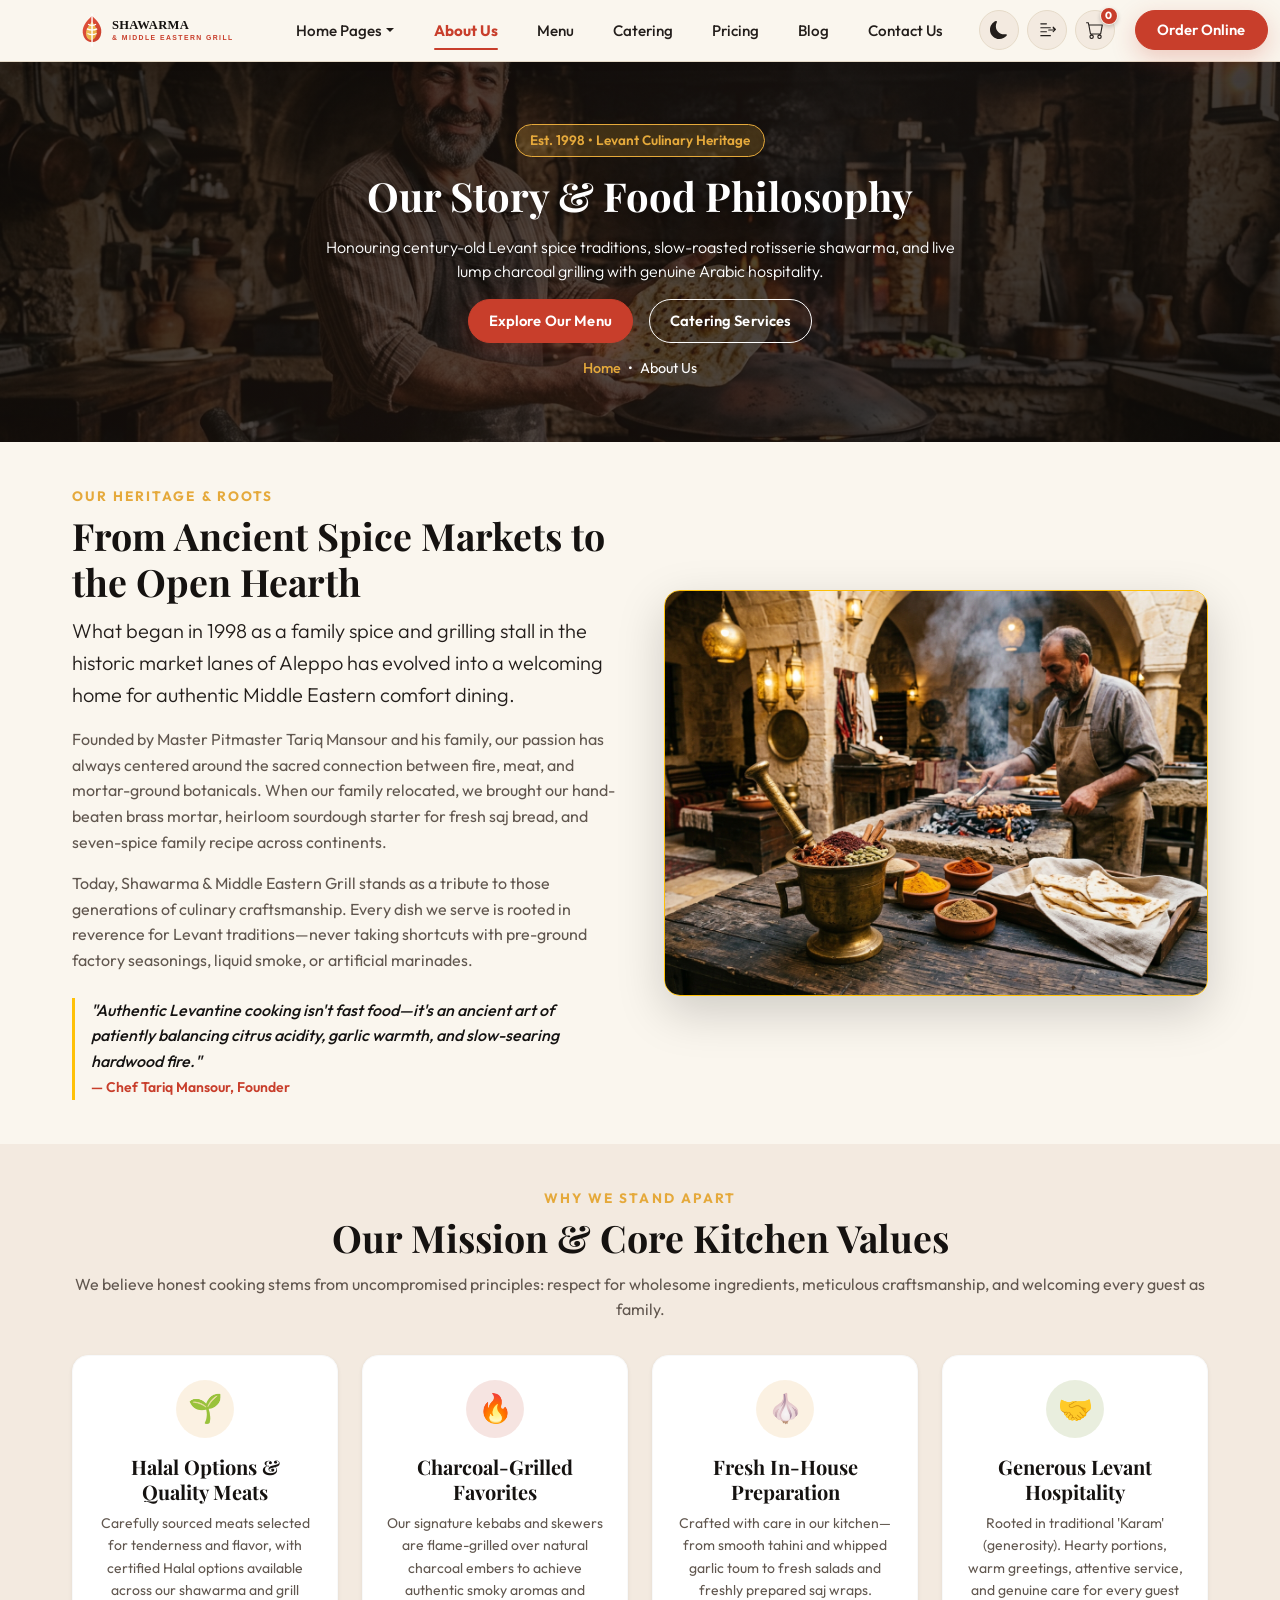
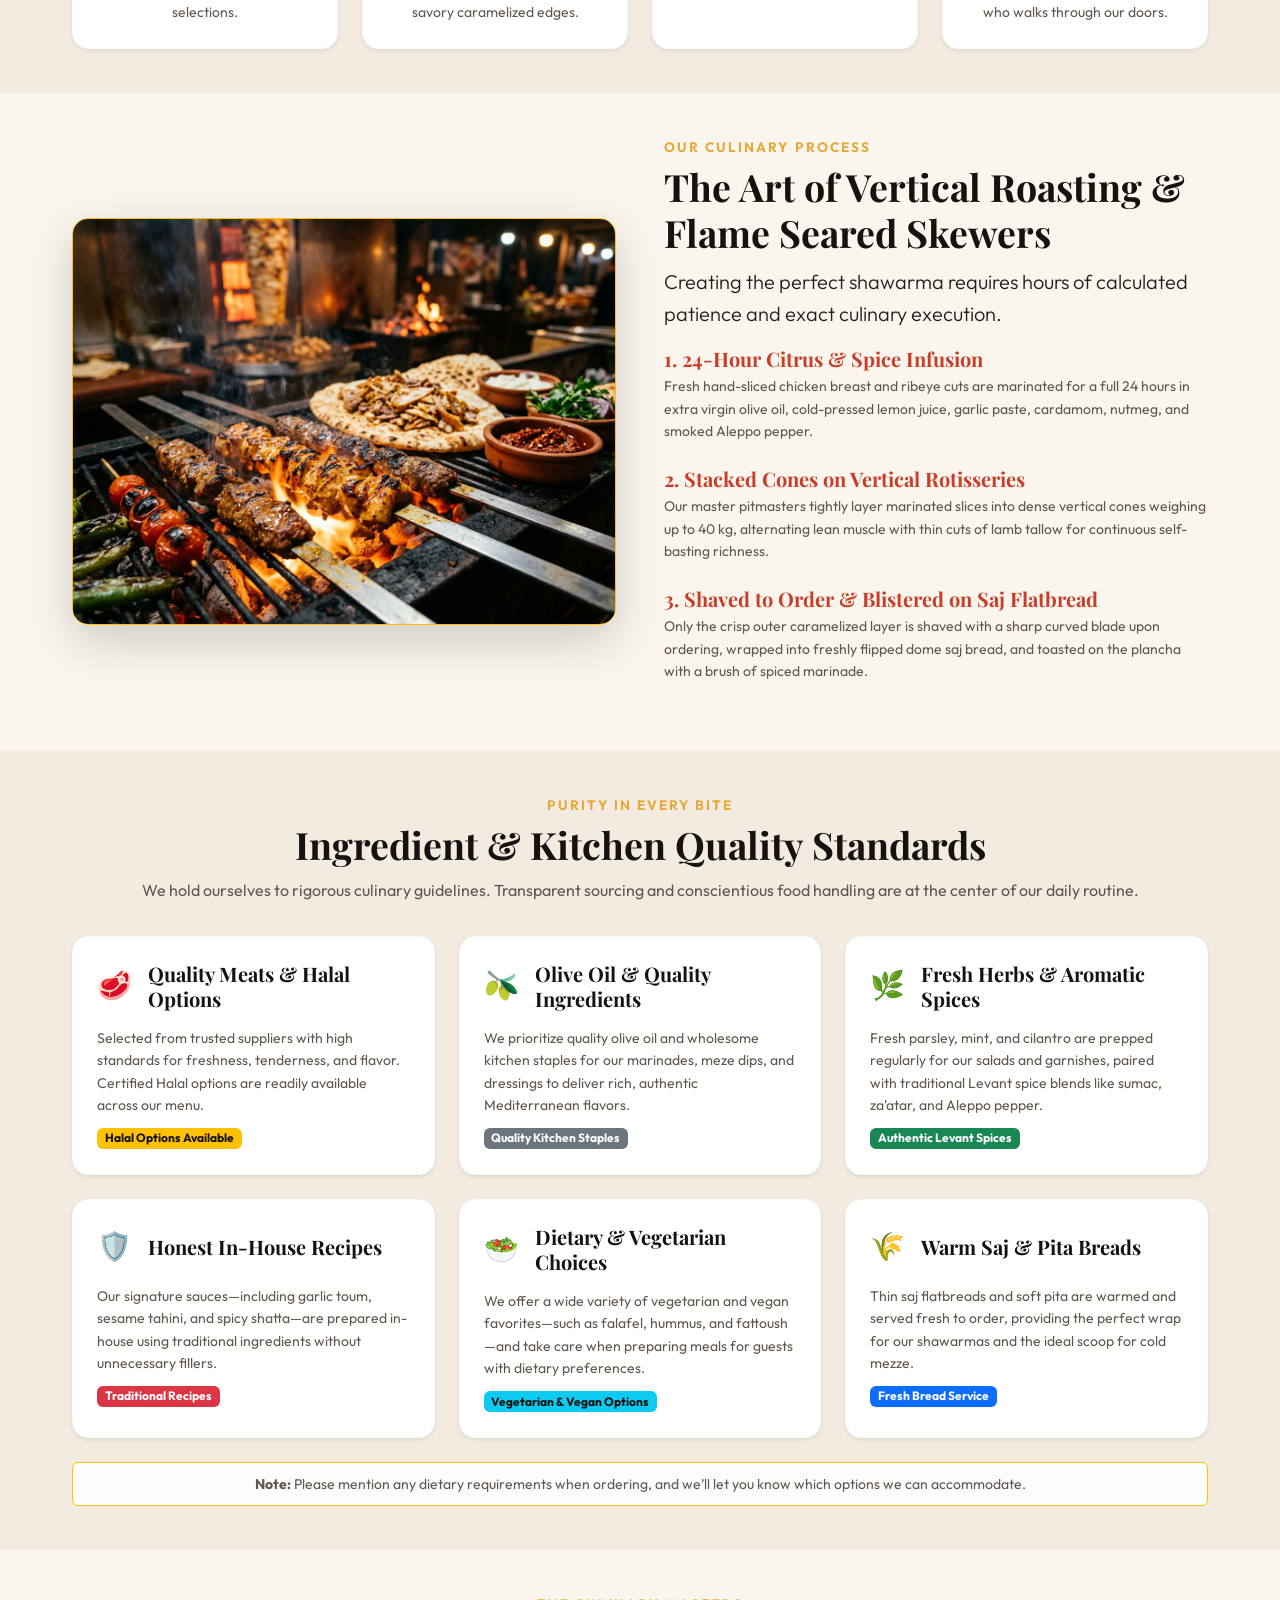
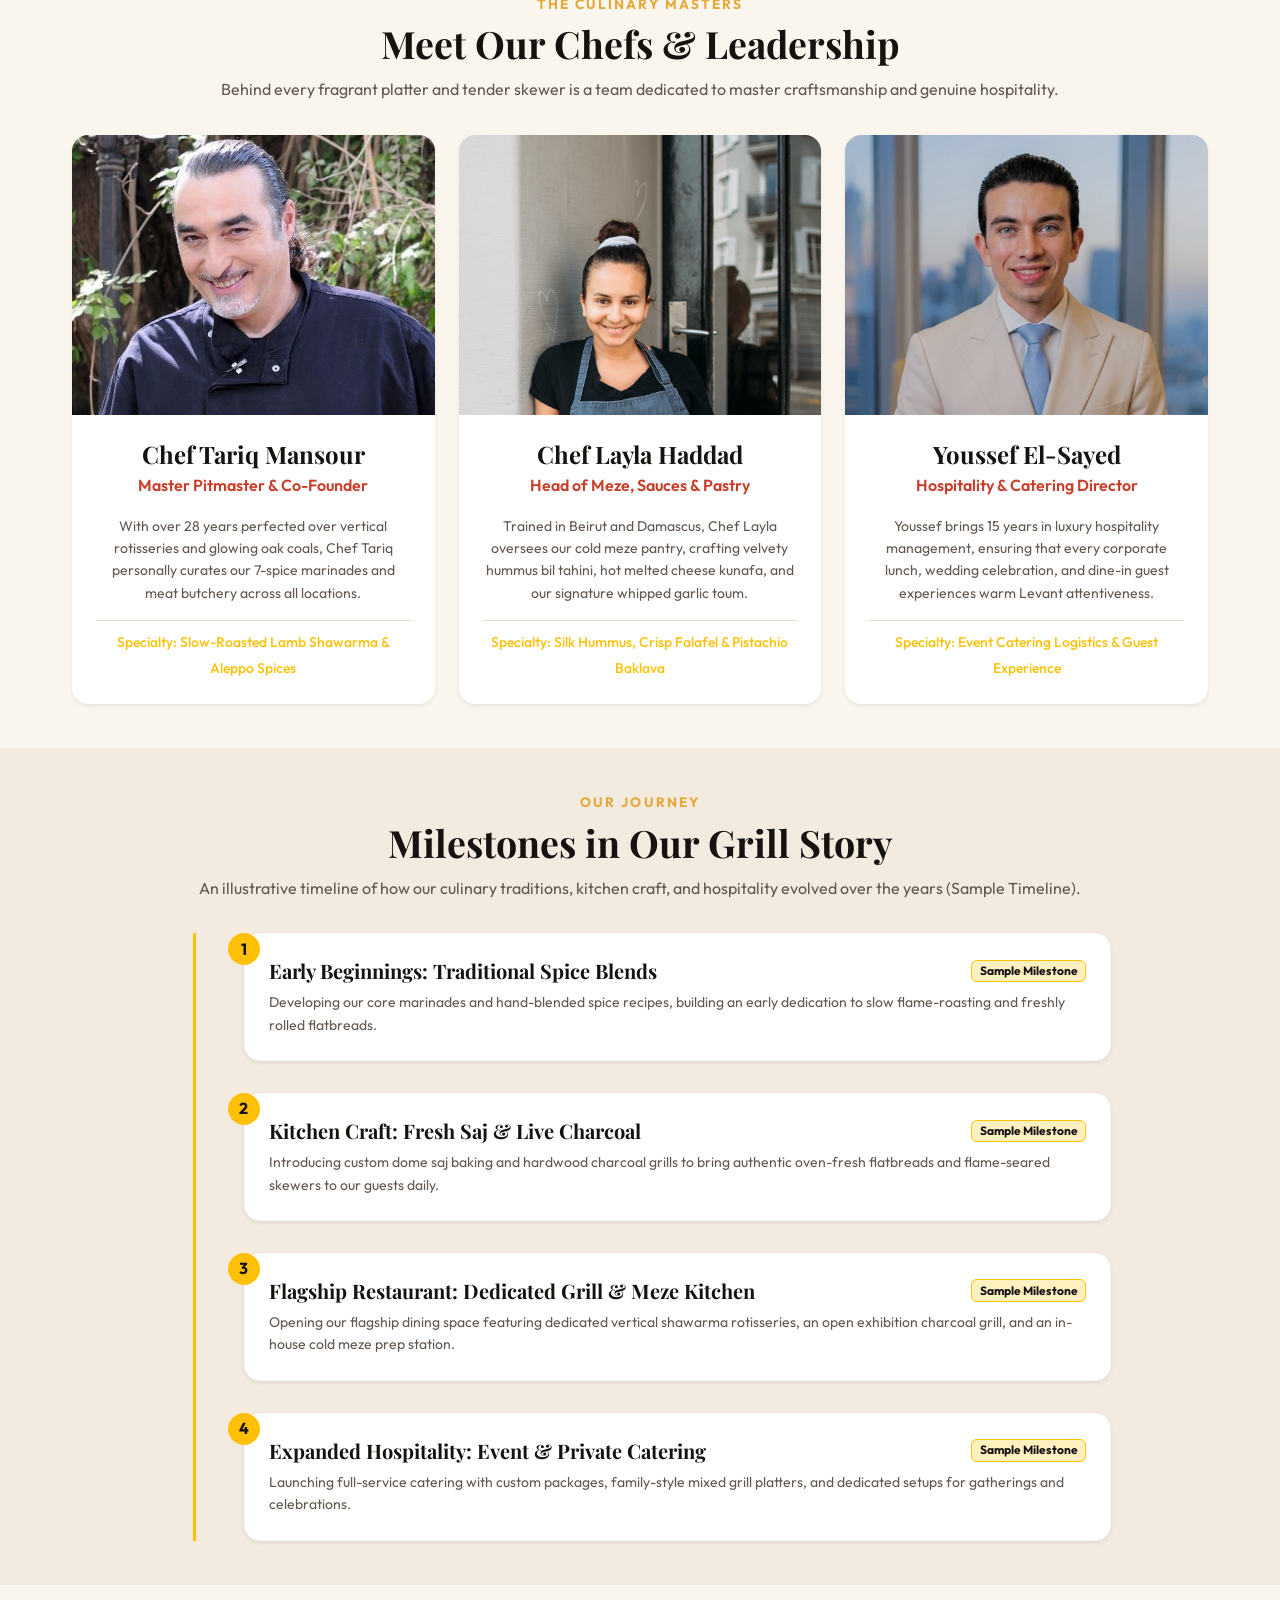
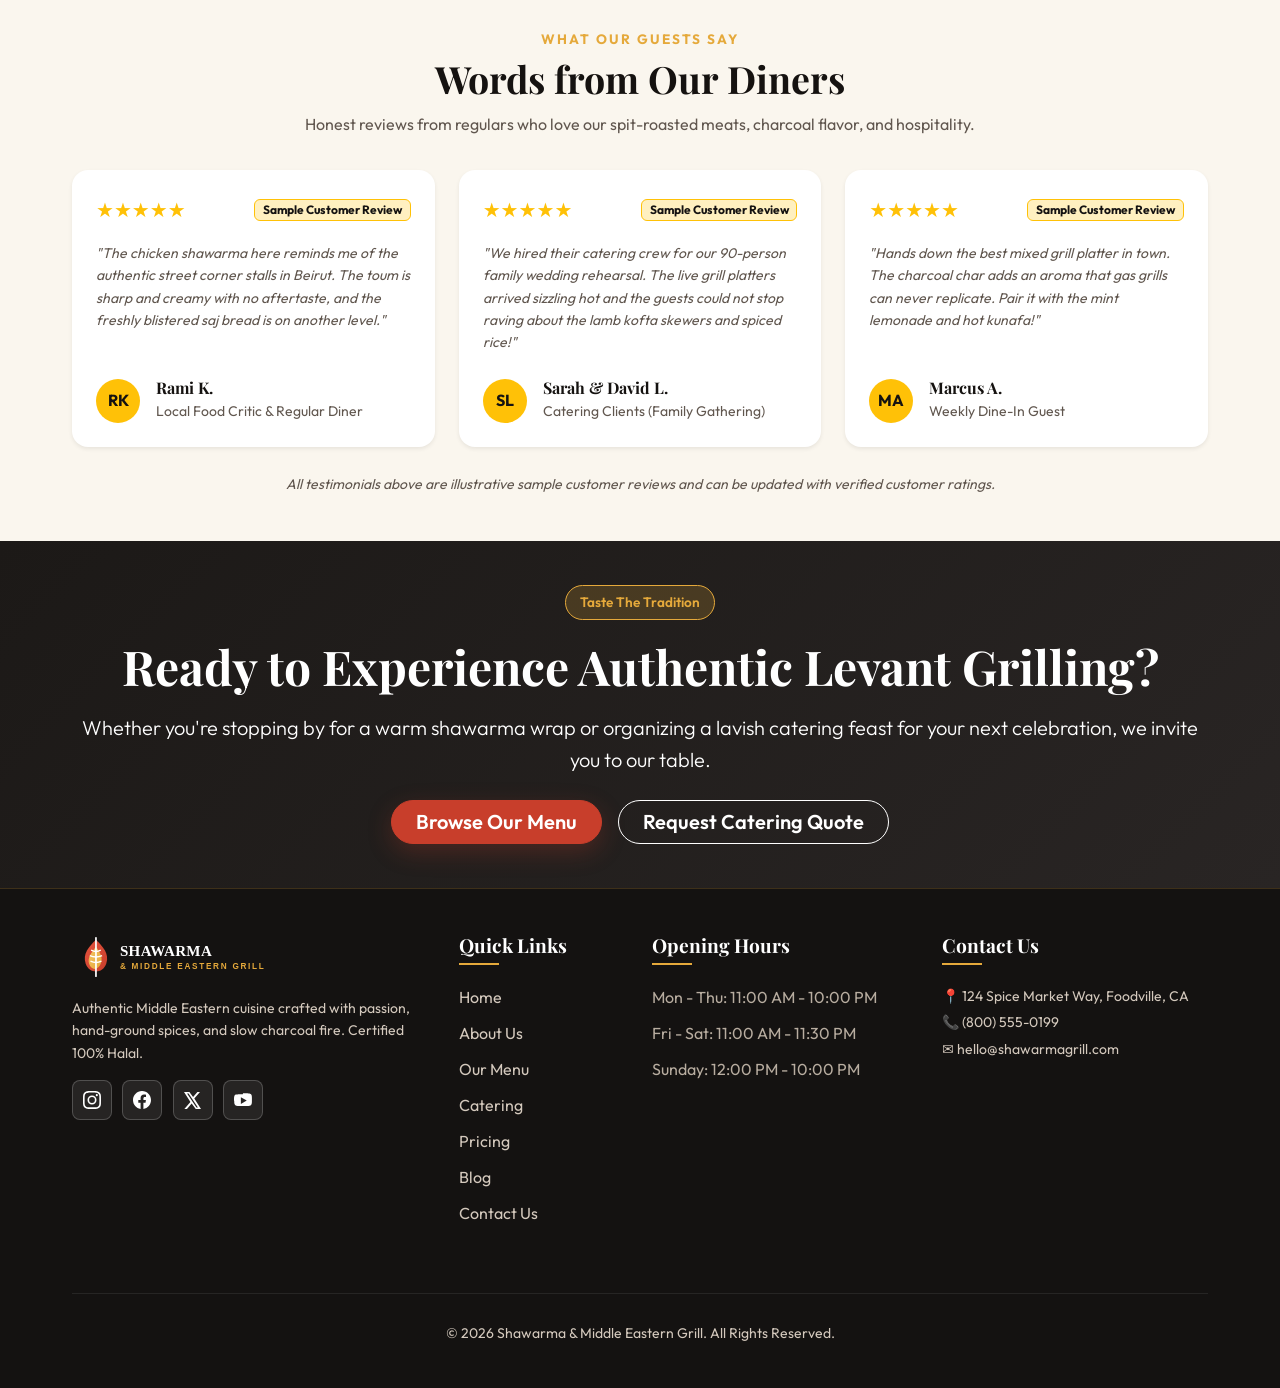
<file: about.html>
<!DOCTYPE html>
<html lang="en" data-bs-theme="light" dir="ltr">
<head>
  <meta charset="UTF-8">
  <!-- Pre-render Theme & Direction Initializer (Flicker Prevention) -->
  <script>
    (function () {
      const savedTheme = localStorage.getItem('sg_theme') || (window.matchMedia('(prefers-color-scheme: dark)').matches ? 'dark' : 'light');
      document.documentElement.setAttribute('data-bs-theme', savedTheme);
      const savedDir = localStorage.getItem('sg_dir') || 'ltr';
      document.documentElement.setAttribute('dir', savedDir);
    })();
  </script>

  <meta name="viewport" content="width=device-width, initial-scale=1.0">
  <title>About Us | Shawarma &amp; Middle Eastern Grill</title>
  <meta name="description" content="Discover our culinary history, hand-ground Levant spices, pitmaster craftsmanship, and dedication to authentic 100% Halal slow-roasted shawarma and wood-charcoal grilling.">
  <link rel="icon" type="image/svg+xml" href="assets/images/logo/favicon.svg">

  <!-- Fonts -->
  <link rel="preconnect" href="https://fonts.googleapis.com">
  <link rel="preconnect" href="https://fonts.gstatic.com" crossorigin>
  <link href="https://fonts.googleapis.com/css2?family=Outfit:wght@300;400;500;600;700;800&family=Playfair+Display:ital,wght@0,600;0,700;0,800;1,400&family=Tajawal:wght@400;500;700&display=swap" rel="stylesheet">

  <!-- Stylesheets -->
  <link rel="stylesheet" href="assets/css/bootstrap.min.css">
  <link rel="stylesheet" href="assets/css/style.css">
  <link rel="stylesheet" href="assets/css/responsive.css">
  <link rel="stylesheet" href="assets/css/rtl.css">
</head>
<body>

  <!-- Navigation Header -->
  <nav class="navbar navbar-expand-lg navbar-custom sticky-top">
    <div class="container">
      <a class="navbar-brand me-auto me-lg-3" href="index.html">
        <img src="assets/images/logo/logo-dark.svg" alt="Shawarma &amp; Middle Eastern Grill" class="navbar-brand-logo theme-logo-light" onerror="this.onerror=null; this.src='assets/images/logo/logo-dark.svg';">
      </a>

      <!-- Icon-Only Control Buttons & Action Group -->
      <div class="header-actions-group order-lg-last">
        <div class="header-icon-group">
          <!-- Theme Toggle Icon Button -->
          <button class="header-icon-btn theme-toggle-btn" aria-label="Switch to Dark Mode" title="Toggle dark/light theme">
            <span class="theme-icon">🌙</span>
          </button>

          <!-- RTL Icon Button -->
          <button class="header-icon-btn rtl-toggle-btn" aria-label="Switch to Right-to-Left (RTL) layout" title="Switch to RTL">
            <svg xmlns="http://www.w3.org/2000/svg" width="19" height="19" fill="currentColor" viewBox="0 0 16 16" aria-hidden="true" class="direction-icon">
              <path fill-rule="evenodd" d="M2 2.5a.5.5 0 0 1 .5-.5h5a.5.5 0 0 1 0 1h-5a.5.5 0 0 1-.5-.5zm0 3.5a.5.5 0 0 1 .5-.5h8.5a.5.5 0 0 1 0 1H2.5a.5.5 0 0 1-.5-.5zm0 3.5a.5.5 0 0 1 .5-.5h5a.5.5 0 0 1 0 1h-5a.5.5 0 0 1-.5-.5zm0 3.5a.5.5 0 0 1 .5-.5h8.5a.5.5 0 0 1 0 1H2.5a.5.5 0 0 1-.5-.5zm11.146-7.854a.5.5 0 0 1 .708 0l2 2a.5.5 0 0 1 0 .708l-2 2a.5.5 0 0 1-.708-.708L14.293 8.5H9.5a.5.5 0 0 1 0-1h4.793l-1.147-1.146a.5.5 0 0 1 0-.708z"/>
            </svg>
          </button>

          <!-- Cart Icon Button -->
          <a href="menu.html" class="header-icon-btn cart-btn" aria-label="View Shopping Cart (2 items)" title="Shopping Cart">
            <svg xmlns="http://www.w3.org/2000/svg" width="19" height="19" fill="currentColor" viewBox="0 0 16 16" aria-hidden="true">
              <path d="M0 1.5A.5.5 0 0 1 .5 1H2a.5.5 0 0 1 .485.379L2.89 3H14.5a.5.5 0 0 1 .491.592l-1.5 8A.5.5 0 0 1 13 12H4a.5.5 0 0 1-.491-.408L2.01 3.607 1.61 2H.5a.5.5 0 0 1-.5-.5zM3.102 4l1.313 7h8.17l1.313-7H3.102zM5 12a2 2 0 1 0 0 4 2 2 0 0 0 0-4zm7 0a2 2 0 1 0 0 4 2 2 0 0 0 0-4zm-7 1a1 1 0 1 1 0 2 1 1 0 0 1 0-2zm7 0a1 1 0 1 1 0 2 1 1 0 0 1 0-2z"/>
            </svg>
            <span class="cart-badge">2</span>
          </a>
        </div>

        <!-- Primary CTA Button -->
        <a href="menu.html" class="btn btn-spice d-none d-sm-inline-flex">Order Online</a>

        <!-- Mobile Toggler -->
        <button class="navbar-toggler ms-1" type="button" data-bs-toggle="collapse" data-bs-target="#mainNavbar" aria-controls="mainNavbar" aria-expanded="false" aria-label="Toggle navigation">
          <span class="navbar-toggler-icon"></span>
        </button>
      </div>

      <div class="collapse navbar-collapse" id="mainNavbar">
        <ul class="navbar-nav ms-lg-3 me-lg-0 mb-2 mb-lg-0">
          <li class="nav-item dropdown">
            <a class="nav-link dropdown-toggle" href="#" id="homeDropdown" role="button" data-bs-toggle="dropdown" aria-expanded="false">Home Pages</a>
            <ul class="dropdown-menu" aria-labelledby="homeDropdown">
              <li><a class="dropdown-item" href="index.html">Home 1 – Restaurant Landing</a></li>
              <li><a class="dropdown-item" href="home-catering.html">Home 2 – Grill &amp; Catering Landing</a></li>
            </ul>
          </li>
          <li class="nav-item"><a class="nav-link active" href="about.html">About Us</a></li>
          <li class="nav-item"><a class="nav-link" href="menu.html">Menu</a></li>
          <li class="nav-item"><a class="nav-link" href="catering.html">Catering</a></li>
          <li class="nav-item"><a class="nav-link" href="pricing.html">Pricing</a></li>
          <li class="nav-item"><a class="nav-link" href="blog.html">Blog</a></li>
          <li class="nav-item"><a class="nav-link" href="contact.html">Contact Us</a></li>
        </ul>
        <a href="menu.html" class="btn btn-spice d-sm-none w-100 mt-2">Order Online</a>
      </div>
    </div>
  </nav>

  <!-- 1. Page Banner -->
  <section class="page-banner page-banner-about" style="background-image: url('assets/images/banners/banner-about.jpg'); background-position: center 38%; background-size: cover;">
    <div class="container">
      <div class="max-w-700 mx-auto text-center">
        <span class="hero-badge mb-3">Est. 1998 &bull; Levant Culinary Heritage</span>
        <h1 class="display-4 font-heading text-white mb-3">Our Story &amp; Food Philosophy</h1>
        <p class="lead text-light opacity-90 mb-4">Honouring century-old Levant spice traditions, slow-roasted rotisserie shawarma, and live lump charcoal grilling with genuine Arabic hospitality.</p>
        <div class="d-flex flex-wrap justify-content-center gap-3">
          <a href="menu.html" class="btn btn-spice">Explore Our Menu</a>
          <a href="catering.html" class="btn btn-outline-gold text-white border-white">Catering Services</a>
        </div>
        <div class="breadcrumb-custom mt-4">
          <a href="index.html">Home</a> &bull; <span>About Us</span>
        </div>
      </div>
    </div>
  </section>

  <!-- 2. Origin Story: From Aleppo Spice Markets to Master Grill -->
  <section class="py-5">
    <div class="container py-4">
      <div class="row align-items-center g-4 g-lg-5">
        <div class="col-lg-6">
          <span class="section-subtitle">Our Heritage &amp; Roots</span>
          <h2 class="section-title">From Ancient Spice Markets to the Open Hearth</h2>
          <p class="lead">What began in 1998 as a family spice and grilling stall in the historic market lanes of Aleppo has evolved into a welcoming home for authentic Middle Eastern comfort dining.</p>
          <p class="text-muted">Founded by Master Pitmaster Tariq Mansour and his family, our passion has always centered around the sacred connection between fire, meat, and mortar-ground botanicals. When our family relocated, we brought our hand-beaten brass mortar, heirloom sourdough starter for fresh saj bread, and seven-spice family recipe across continents.</p>
          <p class="text-muted">Today, Shawarma &amp; Middle Eastern Grill stands as a tribute to those generations of culinary craftsmanship. Every dish we serve is rooted in reverence for Levant traditions—never taking shortcuts with pre-ground factory seasonings, liquid smoke, or artificial marinades.</p>
          <div class="d-flex align-items-center gap-3 pt-2">
            <div class="border-start border-3 border-warning ps-3">
              <p class="fst-italic text-dark fw-medium mb-0">"Authentic Levantine cooking isn't fast food—it's an ancient art of patiently balancing citrus acidity, garlic warmth, and slow-searing hardwood fire."</p>
              <small class="text-spice fw-semibold">— Chef Tariq Mansour, Founder</small>
            </div>
          </div>
        </div>
        <div class="col-lg-6">
          <div class="position-relative">
            <img src="assets/images/about/heritage-hearth-story.jpg" onerror="this.onerror=null; this.src='assets/images/about/story-kitchen-about.svg';" alt="From Ancient Spice Markets to the Open Hearth - Levant Culinary Heritage" class="img-fluid rounded-4 shadow-lg border border-warning section-feature-img w-100">
          </div>
        </div>
      </div>
    </div>
  </section>

  <!-- 3. Mission & Core Values -->
  <section class="py-5 bg-surface-alt">
    <div class="container py-4">
      <div class="text-center mb-5 max-w-700 mx-auto">
        <span class="section-subtitle">Why We Stand Apart</span>
        <h2 class="section-title">Our Mission &amp; Core Kitchen Values</h2>
        <p class="text-muted">We believe honest cooking stems from uncompromised principles: respect for wholesome ingredients, meticulous craftsmanship, and welcoming every guest as family.</p>
      </div>

      <div class="row g-4">
        <div class="col-md-6 col-lg-3">
          <div class="feature-card text-center h-100 p-4 rounded-4 bg-card shadow-sm border border-light">
            <div class="feature-icon-box mx-auto mb-3" style="width: 58px; height: 58px; font-size: 1.75rem; display: flex; align-items: center; justify-content: center; background: rgba(224, 159, 62, 0.15); border-radius: 50%;">🌱</div>
            <h4 class="font-heading fs-5 mb-2">Halal Options &amp; Quality Meats</h4>
            <p class="text-muted small mb-0">Carefully sourced meats selected for tenderness and flavor, with certified Halal options available across our shawarma and grill selections.</p>
          </div>
        </div>
        <div class="col-md-6 col-lg-3">
          <div class="feature-card text-center h-100 p-4 rounded-4 bg-card shadow-sm border border-light">
            <div class="feature-icon-box mx-auto mb-3" style="width: 58px; height: 58px; font-size: 1.75rem; display: flex; align-items: center; justify-content: center; background: rgba(193, 73, 59, 0.15); border-radius: 50%;">🔥</div>
            <h4 class="font-heading fs-5 mb-2">Charcoal-Grilled Favorites</h4>
            <p class="text-muted small mb-0">Our signature kebabs and skewers are flame-grilled over natural charcoal embers to achieve authentic smoky aromas and savory caramelized edges.</p>
          </div>
        </div>
        <div class="col-md-6 col-lg-3">
          <div class="feature-card text-center h-100 p-4 rounded-4 bg-card shadow-sm border border-light">
            <div class="feature-icon-box mx-auto mb-3" style="width: 58px; height: 58px; font-size: 1.75rem; display: flex; align-items: center; justify-content: center; background: rgba(224, 159, 62, 0.15); border-radius: 50%;">🧄</div>
            <h4 class="font-heading fs-5 mb-2">Fresh In-House Preparation</h4>
            <p class="text-muted small mb-0">Crafted with care in our kitchen—from smooth tahini and whipped garlic toum to fresh salads and freshly prepared saj wraps.</p>
          </div>
        </div>
        <div class="col-md-6 col-lg-3">
          <div class="feature-card text-center h-100 p-4 rounded-4 bg-card shadow-sm border border-light">
            <div class="feature-icon-box mx-auto mb-3" style="width: 58px; height: 58px; font-size: 1.75rem; display: flex; align-items: center; justify-content: center; background: rgba(107, 142, 35, 0.15); border-radius: 50%;">🤝</div>
            <h4 class="font-heading fs-5 mb-2">Generous Levant Hospitality</h4>
            <p class="text-muted small mb-0">Rooted in traditional 'Karam' (generosity). Hearty portions, warm greetings, attentive service, and genuine care for every guest who walks through our doors.</p>
          </div>
        </div>
      </div>
    </div>
  </section>

  <!-- 4. Food Preparation Approach: The Science & Art Behind Our Flame -->
  <section class="py-5">
    <div class="container py-4">
      <div class="row align-items-center g-4 g-lg-5">
        <div class="col-lg-6 order-lg-2">
          <span class="section-subtitle">Our Culinary Process</span>
          <h2 class="section-title">The Art of Vertical Roasting &amp; Flame Seared Skewers</h2>
          <p class="lead">Creating the perfect shawarma requires hours of calculated patience and exact culinary execution.</p>
          
          <div class="mb-4">
            <h5 class="font-heading mb-1 text-spice">1. 24-Hour Citrus &amp; Spice Infusion</h5>
            <p class="text-muted small mb-3">Fresh hand-sliced chicken breast and ribeye cuts are marinated for a full 24 hours in extra virgin olive oil, cold-pressed lemon juice, garlic paste, cardamom, nutmeg, and smoked Aleppo pepper.</p>
          </div>

          <div class="mb-4">
            <h5 class="font-heading mb-1 text-spice">2. Stacked Cones on Vertical Rotisseries</h5>
            <p class="text-muted small mb-3">Our master pitmasters tightly layer marinated slices into dense vertical cones weighing up to 40 kg, alternating lean muscle with thin cuts of lamb tallow for continuous self-basting richness.</p>
          </div>

          <div class="mb-4">
            <h5 class="font-heading mb-1 text-spice">3. Shaved to Order &amp; Blistered on Saj Flatbread</h5>
            <p class="text-muted small mb-0">Only the crisp outer caramelized layer is shaved with a sharp curved blade upon ordering, wrapped into freshly flipped dome saj bread, and toasted on the plancha with a brush of spiced marinade.</p>
          </div>
        </div>
        <div class="col-lg-6 order-lg-1">
          <img src="assets/images/about/vertical-roasting-process.jpg" onerror="this.onerror=null; this.src='assets/images/about/story-kitchen-about.svg';" alt="The Art of Vertical Roasting &amp; Flame Seared Skewers - Artisanal Shawarma &amp; Charcoal Grilling" class="img-fluid rounded-4 shadow-lg border border-warning section-feature-img w-100">
        </div>
      </div>
    </div>
  </section>

  <!-- 5. Ingredient & Food Standards -->
  <section class="py-5 bg-surface-alt">
    <div class="container py-4">
      <div class="text-center mb-5 max-w-700 mx-auto">
        <span class="section-subtitle">Purity in Every Bite</span>
        <h2 class="section-title">Ingredient &amp; Kitchen Quality Standards</h2>
        <p class="text-muted">We hold ourselves to rigorous culinary guidelines. Transparent sourcing and conscientious food handling are at the center of our daily routine.</p>
      </div>

      <div class="row g-4">
        <div class="col-md-6 col-lg-4">
          <div class="p-4 rounded-4 bg-card h-100 shadow-sm border border-light">
            <div class="d-flex align-items-center mb-3">
              <span class="fs-3 me-3 text-warning">🥩</span>
              <h5 class="font-heading mb-0">Quality Meats &amp; Halal Options</h5>
            </div>
            <p class="text-muted small mb-2">Selected from trusted suppliers with high standards for freshness, tenderness, and flavor. Certified Halal options are readily available across our menu.</p>
            <span class="badge bg-warning text-dark small">Halal Options Available</span>
          </div>
        </div>

        <div class="col-md-6 col-lg-4">
          <div class="p-4 rounded-4 bg-card h-100 shadow-sm border border-light">
            <div class="d-flex align-items-center mb-3">
              <span class="fs-3 me-3 text-warning">🫒</span>
              <h5 class="font-heading mb-0">Olive Oil &amp; Quality Ingredients</h5>
            </div>
            <p class="text-muted small mb-2">We prioritize quality olive oil and wholesome kitchen staples for our marinades, meze dips, and dressings to deliver rich, authentic Mediterranean flavors.</p>
            <span class="badge bg-secondary text-white small">Quality Kitchen Staples</span>
          </div>
        </div>

        <div class="col-md-6 col-lg-4">
          <div class="p-4 rounded-4 bg-card h-100 shadow-sm border border-light">
            <div class="d-flex align-items-center mb-3">
              <span class="fs-3 me-3 text-warning">🌿</span>
              <h5 class="font-heading mb-0">Fresh Herbs &amp; Aromatic Spices</h5>
            </div>
            <p class="text-muted small mb-2">Fresh parsley, mint, and cilantro are prepped regularly for our salads and garnishes, paired with traditional Levant spice blends like sumac, za'atar, and Aleppo pepper.</p>
            <span class="badge bg-success text-white small">Authentic Levant Spices</span>
          </div>
        </div>

        <div class="col-md-6 col-lg-4">
          <div class="p-4 rounded-4 bg-card h-100 shadow-sm border border-light">
            <div class="d-flex align-items-center mb-3">
              <span class="fs-3 me-3 text-warning">🛡️</span>
              <h5 class="font-heading mb-0">Honest In-House Recipes</h5>
            </div>
            <p class="text-muted small mb-2">Our signature sauces—including garlic toum, sesame tahini, and spicy shatta—are prepared in-house using traditional ingredients without unnecessary fillers.</p>
            <span class="badge bg-danger text-white small">Traditional Recipes</span>
          </div>
        </div>

        <div class="col-md-6 col-lg-4">
          <div class="p-4 rounded-4 bg-card h-100 shadow-sm border border-light">
            <div class="d-flex align-items-center mb-3">
              <span class="fs-3 me-3 text-warning">🥗</span>
              <h5 class="font-heading mb-0">Dietary &amp; Vegetarian Choices</h5>
            </div>
            <p class="text-muted small mb-2">We offer a wide variety of vegetarian and vegan favorites—such as falafel, hummus, and fattoush—and take care when preparing meals for guests with dietary preferences.</p>
            <span class="badge bg-info text-dark small">Vegetarian &amp; Vegan Options</span>
          </div>
        </div>

        <div class="col-md-6 col-lg-4">
          <div class="p-4 rounded-4 bg-card h-100 shadow-sm border border-light">
            <div class="d-flex align-items-center mb-3">
              <span class="fs-3 me-3 text-warning">🌾</span>
              <h5 class="font-heading mb-0">Warm Saj &amp; Pita Breads</h5>
            </div>
            <p class="text-muted small mb-2">Thin saj flatbreads and soft pita are warmed and served fresh to order, providing the perfect wrap for our shawarmas and the ideal scoop for cold mezze.</p>
            <span class="badge bg-primary text-white small">Fresh Bread Service</span>
          </div>
        </div>
      </div>

      <div class="alert alert-light border border-warning text-center mt-4 mb-0 py-2">
        <small class="text-muted"><strong>Note:</strong> Please mention any dietary requirements when ordering, and we’ll let you know which options we can accommodate.</small>
      </div>
    </div>
  </section>

  <!-- 6. Team & Chef Profiles -->
  <section class="py-5">
    <div class="container py-4">
      <div class="text-center mb-5 max-w-700 mx-auto">
        <span class="section-subtitle">The Culinary Masters</span>
        <h2 class="section-title">Meet Our Chefs &amp; Leadership</h2>
        <p class="text-muted">Behind every fragrant platter and tender skewer is a team dedicated to master craftsmanship and genuine hospitality.</p>
      </div>

      <div class="row g-4">
        <div class="col-md-4">
          <div class="card border-0 shadow-sm rounded-4 overflow-hidden text-center bg-card h-100">
            <div class="position-relative overflow-hidden" style="height: 280px;">
              <img src="assets/images/team/chef-tariq-portrait.jpg" alt="Chef Tariq Mansour - Master Pitmaster" class="card-img-top w-100 h-100 object-fit-cover" style="object-position: center 8%;" onerror="this.onerror=null; this.src='assets/images/team/chef-tariq-about.svg';">
            </div>
            <div class="card-body p-4 d-flex flex-column">
              <h4 class="font-heading mb-1">Chef Tariq Mansour</h4>
              <span class="text-spice fw-semibold d-block mb-3">Master Pitmaster &amp; Co-Founder</span>
              <p class="card-text text-muted small mb-3">With over 28 years perfected over vertical rotisseries and glowing oak coals, Chef Tariq personally curates our 7-spice marinades and meat butchery across all locations.</p>
              <div class="mt-auto pt-2 border-top">
                <small class="text-warning fw-medium">Specialty: Slow-Roasted Lamb Shawarma &amp; Aleppo Spices</small>
              </div>
            </div>
          </div>
        </div>

        <div class="col-md-4">
          <div class="card border-0 shadow-sm rounded-4 overflow-hidden text-center bg-card h-100">
            <div class="position-relative overflow-hidden" style="height: 280px;">
              <img src="assets/images/team/chef-layla-portrait.jpg" alt="Chef Layla Haddad - Head of Meze &amp; Pastry" class="card-img-top w-100 h-100 object-fit-cover" style="object-position: center 10%;" onerror="this.onerror=null; this.src='assets/images/team/chef-layla-about.svg';">
            </div>
            <div class="card-body p-4 d-flex flex-column">
              <h4 class="font-heading mb-1">Chef Layla Haddad</h4>
              <span class="text-spice fw-semibold d-block mb-3">Head of Meze, Sauces &amp; Pastry</span>
              <p class="card-text text-muted small mb-3">Trained in Beirut and Damascus, Chef Layla oversees our cold meze pantry, crafting velvety hummus bil tahini, hot melted cheese kunafa, and our signature whipped garlic toum.</p>
              <div class="mt-auto pt-2 border-top">
                <small class="text-warning fw-medium">Specialty: Silk Hummus, Crisp Falafel &amp; Pistachio Baklava</small>
              </div>
            </div>
          </div>
        </div>

        <div class="col-md-4">
          <div class="card border-0 shadow-sm rounded-4 overflow-hidden text-center bg-card h-100">
            <div class="position-relative overflow-hidden" style="height: 280px;">
              <img src="assets/images/team/manager-youssef-portrait.jpg" alt="Youssef El-Sayed - Catering &amp; Hospitality Director" class="card-img-top w-100 h-100 object-fit-cover" style="object-position: center 10%;" onerror="this.onerror=null; this.src='assets/images/team/manager-youssef-about.svg';">
            </div>
            <div class="card-body p-4 d-flex flex-column">
              <h4 class="font-heading mb-1">Youssef El-Sayed</h4>
              <span class="text-spice fw-semibold d-block mb-3">Hospitality &amp; Catering Director</span>
              <p class="card-text text-muted small mb-3">Youssef brings 15 years in luxury hospitality management, ensuring that every corporate lunch, wedding celebration, and dine-in guest experiences warm Levant attentiveness.</p>
              <div class="mt-auto pt-2 border-top">
                <small class="text-warning fw-medium">Specialty: Event Catering Logistics &amp; Guest Experience</small>
              </div>
            </div>
          </div>
        </div>
      </div>
    </div>
  </section>

  <!-- 7. Restaurant Milestones / History Highlights (Sample illustrative timeline) -->
  <section class="py-5 bg-surface-alt">
    <div class="container py-4">
      <div class="text-center mb-5 max-w-700 mx-auto">
        <span class="section-subtitle">Our Journey</span>
        <h2 class="section-title">Milestones in Our Grill Story</h2>
        <p class="text-muted">An illustrative timeline of how our culinary traditions, kitchen craft, and hospitality evolved over the years (Sample Timeline).</p>
      </div>

      <div class="row g-4 justify-content-center">
        <div class="col-lg-10">
          <div class="timeline-wrapper position-relative ps-4 ps-md-5 border-start border-3 border-warning ms-2 ms-md-4">
            
            <!-- Milestone 1 -->
            <div class="mb-5 position-relative">
              <div class="position-absolute top-0 start-0 translate-middle-x bg-warning rounded-circle d-flex align-items-center justify-content-center text-dark fw-bold" style="width: 32px; height: 32px; left: -25px; top: 8px;">1</div>
              <div class="bg-card p-4 rounded-4 shadow-sm border border-light">
                <div class="d-flex flex-wrap justify-content-between align-items-center mb-2">
                  <h4 class="font-heading fs-5 mb-0">Early Beginnings: Traditional Spice Blends</h4>
                  <span class="badge bg-warning bg-opacity-25 text-dark border border-warning">Sample Milestone</span>
                </div>
                <p class="text-muted small mb-0">Developing our core marinades and hand-blended spice recipes, building an early dedication to slow flame-roasting and freshly rolled flatbreads.</p>
              </div>
            </div>

            <!-- Milestone 2 -->
            <div class="mb-5 position-relative">
              <div class="position-absolute top-0 start-0 translate-middle-x bg-warning rounded-circle d-flex align-items-center justify-content-center text-dark fw-bold" style="width: 32px; height: 32px; left: -25px; top: 8px;">2</div>
              <div class="bg-card p-4 rounded-4 shadow-sm border border-light">
                <div class="d-flex flex-wrap justify-content-between align-items-center mb-2">
                  <h4 class="font-heading fs-5 mb-0">Kitchen Craft: Fresh Saj &amp; Live Charcoal</h4>
                  <span class="badge bg-warning bg-opacity-25 text-dark border border-warning">Sample Milestone</span>
                </div>
                <p class="text-muted small mb-0">Introducing custom dome saj baking and hardwood charcoal grills to bring authentic oven-fresh flatbreads and flame-seared skewers to our guests daily.</p>
              </div>
            </div>

            <!-- Milestone 3 -->
            <div class="mb-5 position-relative">
              <div class="position-absolute top-0 start-0 translate-middle-x bg-warning rounded-circle d-flex align-items-center justify-content-center text-dark fw-bold" style="width: 32px; height: 32px; left: -25px; top: 8px;">3</div>
              <div class="bg-card p-4 rounded-4 shadow-sm border border-light">
                <div class="d-flex flex-wrap justify-content-between align-items-center mb-2">
                  <h4 class="font-heading fs-5 mb-0">Flagship Restaurant: Dedicated Grill &amp; Meze Kitchen</h4>
                  <span class="badge bg-warning bg-opacity-25 text-dark border border-warning">Sample Milestone</span>
                </div>
                <p class="text-muted small mb-0">Opening our flagship dining space featuring dedicated vertical shawarma rotisseries, an open exhibition charcoal grill, and an in-house cold meze prep station.</p>
              </div>
            </div>

            <!-- Milestone 4 -->
            <div class="position-relative">
              <div class="position-absolute top-0 start-0 translate-middle-x bg-warning rounded-circle d-flex align-items-center justify-content-center text-dark fw-bold" style="width: 32px; height: 32px; left: -25px; top: 8px;">4</div>
              <div class="bg-card p-4 rounded-4 shadow-sm border border-light">
                <div class="d-flex flex-wrap justify-content-between align-items-center mb-2">
                  <h4 class="font-heading fs-5 mb-0">Expanded Hospitality: Event &amp; Private Catering</h4>
                  <span class="badge bg-warning bg-opacity-25 text-dark border border-warning">Sample Milestone</span>
                </div>
                <p class="text-muted small mb-0">Launching full-service catering with custom packages, family-style mixed grill platters, and dedicated setups for gatherings and celebrations.</p>
              </div>
            </div>

          </div>
        </div>
      </div>
    </div>
  </section>

  <!-- 8. Customer Testimonials (Clearly labeled as sample content) -->
  <section class="py-5">
    <div class="container py-4">
      <div class="text-center mb-5 max-w-700 mx-auto">
        <span class="section-subtitle">What Our Guests Say</span>
        <h2 class="section-title">Words from Our Diners</h2>
        <p class="text-muted">Honest reviews from regulars who love our spit-roasted meats, charcoal flavor, and hospitality.</p>
      </div>

      <div class="row g-4">
        <!-- Testimonial 1 -->
        <div class="col-lg-4">
          <div class="card h-100 border-0 shadow-sm rounded-4 p-4 bg-card d-flex flex-column">
            <div class="d-flex justify-content-between align-items-center mb-3">
              <div class="text-warning fs-5">★★★★★</div>
              <span class="badge bg-warning bg-opacity-25 text-dark border border-warning small">Sample Customer Review</span>
            </div>
            <p class="card-text text-muted small fst-italic mb-4">"The chicken shawarma here reminds me of the authentic street corner stalls in Beirut. The toum is sharp and creamy with no aftertaste, and the freshly blistered saj bread is on another level."</p>
            <div class="mt-auto d-flex align-items-center">
              <div class="rounded-circle bg-warning text-dark fw-bold d-flex align-items-center justify-content-center me-3" style="width: 44px; height: 44px;">
                RK
              </div>
              <div>
                <h6 class="mb-0 font-heading">Rami K.</h6>
                <small class="text-muted">Local Food Critic &amp; Regular Diner</small>
              </div>
            </div>
          </div>
        </div>

        <!-- Testimonial 2 -->
        <div class="col-lg-4">
          <div class="card h-100 border-0 shadow-sm rounded-4 p-4 bg-card d-flex flex-column">
            <div class="d-flex justify-content-between align-items-center mb-3">
              <div class="text-warning fs-5">★★★★★</div>
              <span class="badge bg-warning bg-opacity-25 text-dark border border-warning small">Sample Customer Review</span>
            </div>
            <p class="card-text text-muted small fst-italic mb-4">"We hired their catering crew for our 90-person family wedding rehearsal. The live grill platters arrived sizzling hot and the guests could not stop raving about the lamb kofta skewers and spiced rice!"</p>
            <div class="mt-auto d-flex align-items-center">
              <div class="rounded-circle bg-warning text-dark fw-bold d-flex align-items-center justify-content-center me-3" style="width: 44px; height: 44px;">
                SL
              </div>
              <div>
                <h6 class="mb-0 font-heading">Sarah &amp; David L.</h6>
                <small class="text-muted">Catering Clients (Family Gathering)</small>
              </div>
            </div>
          </div>
        </div>

        <!-- Testimonial 3 -->
        <div class="col-lg-4">
          <div class="card h-100 border-0 shadow-sm rounded-4 p-4 bg-card d-flex flex-column">
            <div class="d-flex justify-content-between align-items-center mb-3">
              <div class="text-warning fs-5">★★★★★</div>
              <span class="badge bg-warning bg-opacity-25 text-dark border border-warning small">Sample Customer Review</span>
            </div>
            <p class="card-text text-muted small fst-italic mb-4">"Hands down the best mixed grill platter in town. The charcoal char adds an aroma that gas grills can never replicate. Pair it with the mint lemonade and hot kunafa!"</p>
            <div class="mt-auto d-flex align-items-center">
              <div class="rounded-circle bg-warning text-dark fw-bold d-flex align-items-center justify-content-center me-3" style="width: 44px; height: 44px;">
                MA
              </div>
              <div>
                <h6 class="mb-0 font-heading">Marcus A.</h6>
                <small class="text-muted">Weekly Dine-In Guest</small>
              </div>
            </div>
          </div>
        </div>
      </div>

      <div class="text-center mt-4">
        <small class="text-muted"><em>All testimonials above are illustrative sample customer reviews and can be updated with verified customer ratings.</em></small>
      </div>
    </div>
  </section>

  <!-- 9. Closing Call to Action Banner -->
  <section class="py-5 bg-dark text-white text-center position-relative overflow-hidden" style="background: linear-gradient(135deg, #1c1917 0%, #292524 100%);">
    <div class="container py-4 position-relative" style="z-index: 2;">
      <span class="hero-badge mb-3">Taste The Tradition</span>
      <h2 class="display-5 font-heading text-white mb-3">Ready to Experience Authentic Levant Grilling?</h2>
      <p class="lead text-light opacity-90 mb-4 max-w-700 mx-auto">Whether you're stopping by for a warm shawarma wrap or organizing a lavish catering feast for your next celebration, we invite you to our table.</p>
      <div class="d-flex flex-wrap justify-content-center gap-3">
        <a href="menu.html" class="btn btn-spice btn-lg px-4">Browse Our Menu</a>
        <a href="catering.html" class="btn btn-outline-gold btn-lg px-4 text-white border-white">Request Catering Quote</a>
      </div>
    </div>
  </section>

  <!-- Footer -->
  <footer class="site-footer">
    <div class="container">
      <div class="row g-4">
        <div class="col-lg-4">
          <img src="assets/images/logo/logo-light.svg" alt="Shawarma &amp; Grill Logo" class="mb-3" style="height: 48px;" onerror="this.onerror=null; this.src='assets/images/logo/logo-light.svg';">
          <p class="small">Authentic Middle Eastern cuisine crafted with passion, hand-ground spices, and slow charcoal fire. Certified 100% Halal.</p>
          <div class="footer-social-links mt-3">
            <a href="https://instagram.com/shawarmagrill" target="_blank" rel="noopener noreferrer" class="social-icon-btn" aria-label="Follow us on Instagram" title="Instagram">
              <svg xmlns="http://www.w3.org/2000/svg" width="18" height="18" fill="currentColor" viewBox="0 0 16 16" aria-hidden="true">
                <path d="M8 0C5.829 0 5.556.01 4.703.048 3.85.088 3.269.222 2.76.42a3.917 3.917 0 0 0-1.417.923A3.927 3.927 0 0 0 .42 2.76C.222 3.268.087 3.85.048 4.7.01 5.555 0 5.827 0 8.001c0 2.172.01 2.444.048 3.297.04.852.174 1.433.372 1.942.205.526.478.972.923 1.417.444.445.89.719 1.416.923.51.198 1.09.333 1.942.372C5.555 15.99 5.827 16 8 16s2.444-.01 3.298-.048c.851-.04 1.434-.174 1.943-.372a3.916 3.916 0 0 0 1.416-.923c.445-.445.718-.891.923-1.417.197-.509.332-1.09.372-1.942C15.99 10.445 16 10.173 16 8s-.01-2.445-.048-3.299c-.04-.851-.175-1.433-.372-1.941a3.926 3.926 0 0 0-.923-1.417A3.911 3.911 0 0 0 13.24.42c-.51-.198-1.092-.333-1.944-.372C10.443.01 10.172 0 7.998 0h.003zm-.717 1.442h.718c2.136 0 2.389.007 3.232.046.78.035 1.204.166 1.486.275.373.145.64.319.92.599.28.28.453.546.598.92.11.281.24.705.275 1.485.039.843.047 1.096.047 3.231s-.008 2.389-.047 3.232c-.035.78-.166 1.203-.275 1.485a2.47 2.47 0 0 1-.599.919c-.28.28-.546.453-.92.598-.28.11-.704.24-1.485.276-.843.038-1.096.047-3.232.047s-2.39-.009-3.233-.047c-.78-.036-1.203-.166-1.485-.276a2.478 2.478 0 0 1-.92-.598 2.48 2.48 0 0 1-.6-.92c-.109-.281-.24-.705-.275-1.485-.038-.843-.046-1.096-.046-3.233 0-2.136.008-2.388.046-3.231.036-.78.166-1.204.276-1.486.145-.373.319-.64.599-.92.28-.28.546-.453.92-.598.282-.11.705-.24 1.485-.276.738-.034 1.024-.044 2.515-.045v.002zm4.988 1.328a.96.96 0 1 0 0 1.92.96.96 0 0 0 0-1.92zm-4.271 1.229a4.008 4.008 0 1 0 0 8.016 4.008 4.008 0 0 0 0-8.016zm0 1.442a2.566 2.566 0 1 1 0 5.132 2.566 2.566 0 0 1 0-5.132z"/>
              </svg>
            </a>
            <a href="https://facebook.com/shawarmagrill" target="_blank" rel="noopener noreferrer" class="social-icon-btn" aria-label="Follow us on Facebook" title="Facebook">
              <svg xmlns="http://www.w3.org/2000/svg" width="18" height="18" fill="currentColor" viewBox="0 0 16 16" aria-hidden="true">
                <path d="M16 8.049c0-4.446-3.582-8.05-8-8.05C3.58 0-.002 3.603-.002 8.05c0 4.017 2.926 7.347 6.75 7.951v-5.625h-2.03V8.05H6.75V6.275c0-2.017 1.195-3.131 3.022-3.131.876 0 1.791.157 1.791.157v1.98h-1.009c-.993 0-1.303.621-1.303 1.258v1.51h2.218l-.354 2.326H9.25V16c3.824-.604 6.75-3.934 6.75-7.951z"/>
              </svg>
            </a>
            <a href="https://x.com/shawarmagrill" target="_blank" rel="noopener noreferrer" class="social-icon-btn" aria-label="Follow us on X (Twitter)" title="X (Twitter)">
              <svg xmlns="http://www.w3.org/2000/svg" width="17" height="17" fill="currentColor" viewBox="0 0 16 16" aria-hidden="true">
                <path d="M12.6 0h2.454l-5.36 6.126L16 16h-4.937l-3.867-5.07-4.425 5.07H.316l5.733-6.554L0 0h5.063l3.495 4.633L12.601 0zm-.86 14.538h1.36L4.323 1.394H2.864l8.876 13.144z"/>
              </svg>
            </a>
            <a href="https://youtube.com/@shawarmagrill" target="_blank" rel="noopener noreferrer" class="social-icon-btn" aria-label="Subscribe to our YouTube channel" title="YouTube">
              <svg xmlns="http://www.w3.org/2000/svg" width="18" height="18" fill="currentColor" viewBox="0 0 16 16" aria-hidden="true">
                <path d="M8.051 1.999h.089c.822.003 4.987.033 6.11.335a2.01 2.01 0 0 1 1.415 1.42c.101.38.172.883.22 1.402l.01.104.022 1.082.006.544c0 .272.002.544.002.816s-.002.544-.002.816l-.006.544-.022 1.082-.01.104c-.048.519-.119 1.023-.22 1.402a2.007 2.007 0 0 1-1.415 1.42c-1.123.302-5.288.332-6.11.335h-.163c-.822-.003-4.987-.033-6.11-.335a2.01 2.01 0 0 1-1.415-1.42c-.101-.38-.172-.883-.22-1.402l-.01-.104-.022-1.082-.006-.544C0 9.073 0 8.801 0 8.529s.002-.544.002-.816l.006-.544.022-1.082.01-.104c.048-.519.119-1.023.22-1.402a2.007 2.007 0 0 1 1.415-1.42c1.123-.302 5.288-.332 6.11-.335zM6.1 5.485v6.03l5.228-3.015L6.1 5.485z"/>
              </svg>
            </a>
          </div>
        </div>
        <div class="col-sm-6 col-lg-2">
          <h5>Quick Links</h5>
          <ul class="footer-links">
            <li><a href="index.html">Home</a></li>
            <li><a href="about.html">About Us</a></li>
            <li><a href="menu.html">Our Menu</a></li>
            <li><a href="catering.html">Catering</a></li>
            <li><a href="pricing.html">Pricing</a></li>
            <li><a href="blog.html">Blog</a></li>
            <li><a href="contact.html">Contact Us</a></li>
          </ul>
        </div>
        <div class="col-sm-6 col-lg-3">
          <h5>Opening Hours</h5>
          <ul class="footer-links">
            <li>Mon - Thu: 11:00 AM - 10:00 PM</li>
            <li>Fri - Sat: 11:00 AM - 11:30 PM</li>
            <li>Sunday: 12:00 PM - 10:00 PM</li>
          </ul>
        </div>
        <div class="col-lg-3">
          <h5>Contact Us</h5>
          <p class="small mb-1">📍 124 Spice Market Way, Foodville, CA</p>
          <p class="small mb-1">📞 (800) 555-0199</p>
          <p class="small mb-1">✉️ hello@shawarmagrill.com</p>
        </div>
      </div>
      <div class="footer-bottom">
        <p class="mb-0">&copy; 2026 Shawarma &amp; Middle Eastern Grill. All Rights Reserved.</p>
      </div>
    </div>
  </footer>

  <!-- Scripts -->
  <script src="assets/js/bootstrap.bundle.min.js"></script>
  <script src="assets/js/main.js"></script>
  <script src="assets/js/cart.js"></script>
  <!-- Back to Top Button -->
  <button id="backToTopBtn" class="back-to-top-btn" aria-label="Back to top" title="Back to top">
    <svg xmlns="http://www.w3.org/2000/svg" width="20" height="20" fill="currentColor" viewBox="0 0 16 16" aria-hidden="true">
      <path fill-rule="evenodd" d="M8 12a.5.5 0 0 0 .5-.5V5.707l2.146 2.147a.5.5 0 0 0 .708-.708l-3-3a.5.5 0 0 0-.708 0l-3 3a.5.5 0 1 0 .708.708L7.5 5.707V11.5a.5.5 0 0 0 .5.5z"/>
    </svg>
  </button>
</body>
</html>
</file>
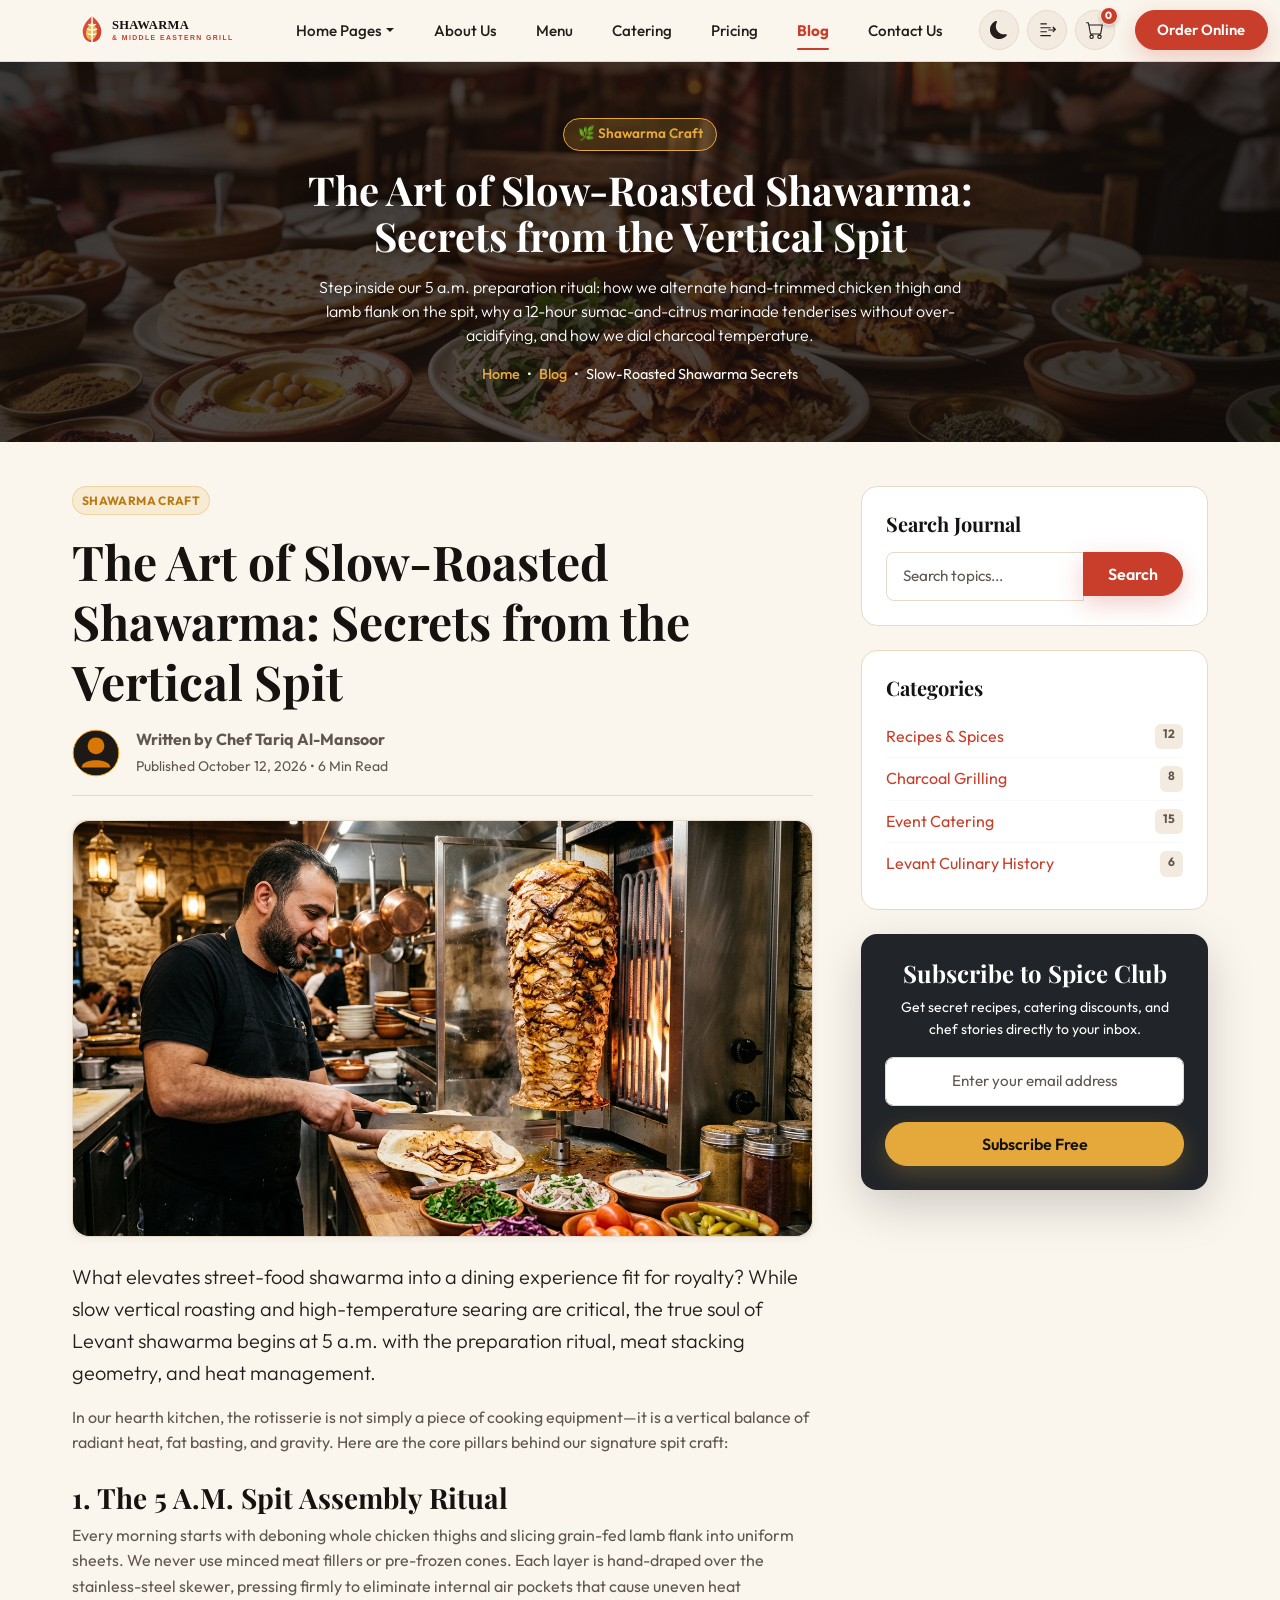
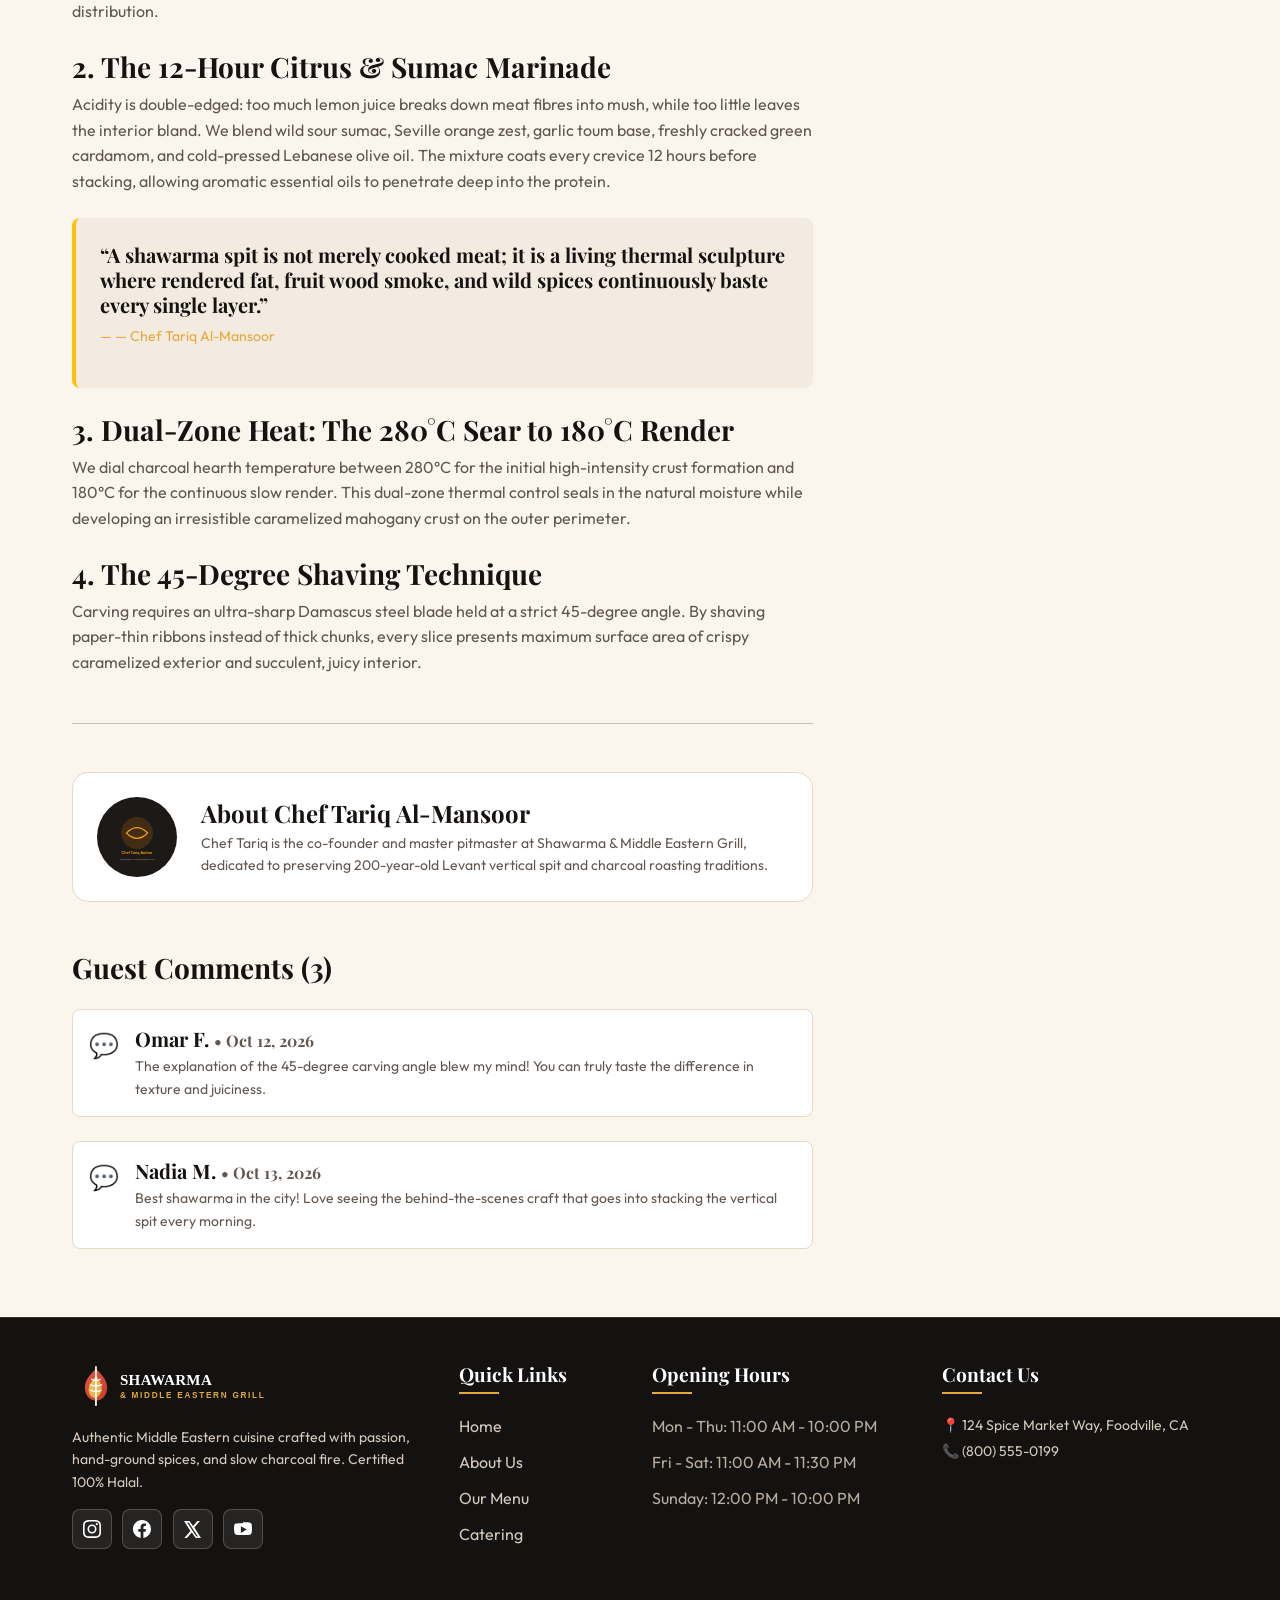
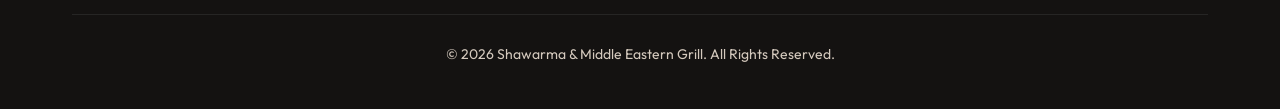
<file: blog-details.html>
<!DOCTYPE html>
<html lang="en" data-bs-theme="light" dir="ltr">
<head>
  <meta charset="UTF-8">
  <!-- Pre-render Theme & Direction Initializer (Flicker Prevention) -->
  <script>
    (function () {
      const savedTheme = localStorage.getItem('sg_theme') || (window.matchMedia('(prefers-color-scheme: dark)').matches ? 'dark' : 'light');
      document.documentElement.setAttribute('data-bs-theme', savedTheme);
      const savedDir = localStorage.getItem('sg_dir') || 'ltr';
      document.documentElement.setAttribute('dir', savedDir);
    })();
  </script>

  <meta name="viewport" content="width=device-width, initial-scale=1.0">
  <title>The 7 Essential Shawarma Spices | Spice Journal</title>
  <meta name="description" content="Read our deep dive into the 7 secret spices of authentic Levant shawarma: cardamom, sumac, cumin, allspice, paprika, cloves, and nutmeg.">
  <link rel="icon" type="image/svg+xml" href="assets/images/logo/favicon.svg">

  <!-- Fonts -->
  <link rel="preconnect" href="https://fonts.googleapis.com">
  <link rel="preconnect" href="https://fonts.gstatic.com" crossorigin>
  <link href="https://fonts.googleapis.com/css2?family=Outfit:wght@300;400;500;600;700;800&family=Playfair+Display:ital,wght@0,600;0,700;0,800;1,400&family=Tajawal:wght@400;500;700&display=swap" rel="stylesheet">

  <!-- Stylesheets -->
  <link rel="stylesheet" href="assets/css/bootstrap.min.css">
  <link rel="stylesheet" href="assets/css/style.css">
  <link rel="stylesheet" href="assets/css/responsive.css">
  <link rel="stylesheet" href="assets/css/rtl.css">
</head>
<body>

  <!-- Navigation Header -->
  <nav class="navbar navbar-expand-lg navbar-custom sticky-top">
    <div class="container">
      <a class="navbar-brand me-auto me-lg-3" href="index.html">
        <img src="assets/images/logo/logo-dark.svg" alt="Shawarma &amp; Middle Eastern Grill" class="navbar-brand-logo theme-logo-light" onerror="this.onerror=null; this.src='assets/images/logo/logo-dark.svg';">
      </a>

      <!-- Icon-Only Control Buttons & Action Group -->
      <div class="header-actions-group order-lg-last">
        <div class="header-icon-group">
          <!-- Theme Toggle Icon Button -->
          <button class="header-icon-btn theme-toggle-btn" aria-label="Switch to Dark Mode" title="Toggle dark/light theme">
            <span class="theme-icon">🌙</span>
          </button>

          <!-- RTL Icon Button -->
          <button class="header-icon-btn rtl-toggle-btn" aria-label="Switch to Right-to-Left (RTL) layout" title="Switch to RTL">
            <svg xmlns="http://www.w3.org/2000/svg" width="19" height="19" fill="currentColor" viewBox="0 0 16 16" aria-hidden="true" class="direction-icon">
              <path fill-rule="evenodd" d="M2 2.5a.5.5 0 0 1 .5-.5h5a.5.5 0 0 1 0 1h-5a.5.5 0 0 1-.5-.5zm0 3.5a.5.5 0 0 1 .5-.5h8.5a.5.5 0 0 1 0 1H2.5a.5.5 0 0 1-.5-.5zm0 3.5a.5.5 0 0 1 .5-.5h5a.5.5 0 0 1 0 1h-5a.5.5 0 0 1-.5-.5zm0 3.5a.5.5 0 0 1 .5-.5h8.5a.5.5 0 0 1 0 1H2.5a.5.5 0 0 1-.5-.5zm11.146-7.854a.5.5 0 0 1 .708 0l2 2a.5.5 0 0 1 0 .708l-2 2a.5.5 0 0 1-.708-.708L14.293 8.5H9.5a.5.5 0 0 1 0-1h4.793l-1.147-1.146a.5.5 0 0 1 0-.708z"/>
            </svg>
          </button>

          <!-- Cart Icon Button -->
          <a href="menu.html" class="header-icon-btn cart-btn" aria-label="View Shopping Cart (2 items)" title="Shopping Cart">
            <svg xmlns="http://www.w3.org/2000/svg" width="19" height="19" fill="currentColor" viewBox="0 0 16 16" aria-hidden="true">
              <path d="M0 1.5A.5.5 0 0 1 .5 1H2a.5.5 0 0 1 .485.379L2.89 3H14.5a.5.5 0 0 1 .491.592l-1.5 8A.5.5 0 0 1 13 12H4a.5.5 0 0 1-.491-.408L2.01 3.607 1.61 2H.5a.5.5 0 0 1-.5-.5zM3.102 4l1.313 7h8.17l1.313-7H3.102zM5 12a2 2 0 1 0 0 4 2 2 0 0 0 0-4zm7 0a2 2 0 1 0 0 4 2 2 0 0 0 0-4zm-7 1a1 1 0 1 1 0 2 1 1 0 0 1 0-2zm7 0a1 1 0 1 1 0 2 1 1 0 0 1 0-2z"/>
            </svg>
            <span class="cart-badge">2</span>
          </a>
        </div>

        <!-- Primary CTA Button -->
        <a href="menu.html" class="btn btn-spice d-none d-sm-inline-flex">Order Online</a>

        <!-- Mobile Toggler -->
        <button class="navbar-toggler ms-1" type="button" data-bs-toggle="collapse" data-bs-target="#mainNavbar" aria-controls="mainNavbar" aria-expanded="false" aria-label="Toggle navigation">
          <span class="navbar-toggler-icon"></span>
        </button>
      </div>

      <div class="collapse navbar-collapse" id="mainNavbar">
        <ul class="navbar-nav ms-lg-3 me-lg-0 mb-2 mb-lg-0">
          <li class="nav-item dropdown">
            <a class="nav-link dropdown-toggle" href="#" id="homeDropdown" role="button" data-bs-toggle="dropdown" aria-expanded="false">Home Pages</a>
            <ul class="dropdown-menu" aria-labelledby="homeDropdown">
              <li><a class="dropdown-item" href="index.html">Home 1 – Restaurant Landing</a></li>
              <li><a class="dropdown-item" href="home-catering.html">Home 2 – Grill &amp; Catering Landing</a></li>
            </ul>
          </li>
          <li class="nav-item"><a class="nav-link" href="about.html">About Us</a></li>
          <li class="nav-item"><a class="nav-link" href="menu.html">Menu</a></li>
          <li class="nav-item"><a class="nav-link" href="catering.html">Catering</a></li>
          <li class="nav-item"><a class="nav-link" href="pricing.html">Pricing</a></li>
          <li class="nav-item"><a class="nav-link active" href="blog.html">Blog</a></li>
          <li class="nav-item"><a class="nav-link" href="contact.html">Contact Us</a></li>
        </ul>
        <a href="menu.html" class="btn btn-spice d-sm-none w-100 mt-2">Order Online</a>
      </div>
    </div>
  </nav>

  <!-- Page Banner -->
  <section class="page-banner page-banner-blog" style="background-image: url('assets/images/banners/banner-blog.jpg'); background-position: center 52%; background-size: cover;">
    <div class="container">
      <div class="max-w-700 mx-auto text-center">
        <span class="hero-badge mb-3" id="bannerCategoryBadge">🌿 Shawarma Craft</span>
        <h1 class="display-4 font-heading text-white mb-3" id="bannerArticleTitle">The Art of Slow-Roasted Shawarma: Secrets from the Vertical Spit</h1>
        <p class="lead text-light opacity-90 mb-4" id="bannerArticleSnippet">Inside our dawn preparation ritual: alternating chicken thigh and lamb flank on the spit, secret sumac marinades, and charcoal temperature mastery.</p>
        <div class="breadcrumb-custom mt-4">
          <a href="index.html">Home</a> &bull; <a href="blog.html">Blog</a> &bull; <span id="breadcrumbArticleTitle">Slow-Roasted Shawarma Secrets</span>
        </div>
      </div>
    </div>
  </section>

  <!-- Article Details Content -->
  <section class="py-5">
    <div class="container py-4">
      <div class="row g-4 g-lg-5">
        <!-- Main Article Column -->
        <div class="col-lg-8">
          <article>
            <div class="mb-4">
              <span class="badge-dietary badge-halal" id="articleBadge">Shawarma Craft</span>
              <h1 class="display-5 font-heading my-3" id="articleTitle">The Art of Slow-Roasted Shawarma: Secrets from the Vertical Spit</h1>
              <div class="d-flex align-items-center gap-3 text-muted border-bottom border-color pb-3">
                <img src="assets/images/blog/author-tariq-badge.svg" alt="Chef Tariq" id="articleAuthorAvatar" class="rounded-circle" style="width: 48px; height: 48px; object-fit: cover;" onerror="this.onerror=null; this.src='assets/images/food/food-placeholder.svg';">
                <div>
                  <strong class="text-main d-block" id="articleAuthorName">Written by Chef Tariq Al-Mansoor</strong>
                  <small id="articleMeta">Published October 12, 2026 &bull; 6 Min Read</small>
                </div>
              </div>
            </div>

            <!-- Article Hero Graphic -->
            <div class="article-hero-img-wrap mb-4" id="articleHeroImgWrap">
              <img src="assets/images/blog/blog-featured-rotisserie.jpg" alt="The Art of Slow-Roasted Shawarma: Secrets from the Vertical Spit" id="articleHeroImg" class="article-hero-img img-fluid w-100 rounded-4" onerror="this.onerror=null; this.src='assets/images/food/food-placeholder.svg';">
            </div>

            <div id="articleBody">
            <p class="lead">What elevates street-food shawarma into a dining experience fit for royalty? While slow vertical roasting and high-temperature searing are critical, the true soul of Levant shawarma begins at 5 a.m. with the preparation ritual, meat stacking geometry, and heat management.</p>

            <p class="text-muted">In our hearth kitchen, the rotisserie is not simply a piece of cooking equipment—it is a vertical balance of radiant heat, fat basting, and gravity. Here are the core pillars behind our signature spit craft:</p>

            <h3 class="font-heading mt-4 mb-2">1. The 5 A.M. Spit Assembly Ritual</h3>
            <p class="text-muted">Every morning starts with deboning whole chicken thighs and slicing grain-fed lamb flank into uniform sheets. We never use minced meat fillers or pre-frozen cones. Each layer is hand-draped over the stainless-steel skewer, pressing firmly to eliminate internal air pockets that cause uneven heat distribution.</p>

            <h3 class="font-heading mt-4 mb-2">2. The 12-Hour Citrus &amp; Sumac Marinade</h3>
            <p class="text-muted">Acidity is double-edged: too much lemon juice breaks down meat fibres into mush, while too little leaves the interior bland. We blend wild sour sumac, Seville orange zest, garlic toum base, freshly cracked green cardamom, and cold-pressed Lebanese olive oil. The mixture coats every crevice 12 hours before stacking, allowing aromatic essential oils to penetrate deep into the protein.</p>

            <blockquote class="p-4 my-4 bg-surface-alt border-start border-4 border-warning rounded-3 italic">
              <p class="mb-0 font-heading fs-5 text-main">“A shawarma spit is not merely cooked meat; it is a living thermal sculpture where rendered fat, fruit wood smoke, and wild spices continuously baste every single layer.”</p>
              <footer class="blockquote-footer mt-2 text-gold font-normal">— Chef Tariq Al-Mansoor</footer>
            </blockquote>

            <h3 class="font-heading mt-4 mb-2">3. Dual-Zone Heat: The 280°C Sear to 180°C Render</h3>
            <p class="text-muted">We dial charcoal hearth temperature between 280°C for the initial high-intensity crust formation and 180°C for the continuous slow render. This dual-zone thermal control seals in the natural moisture while developing an irresistible caramelized mahogany crust on the outer perimeter.</p>

            <h3 class="font-heading mt-4 mb-2">4. The 45-Degree Shaving Technique</h3>
            <p class="text-muted">Carving requires an ultra-sharp Damascus steel blade held at a strict 45-degree angle. By shaving paper-thin ribbons instead of thick chunks, every slice presents maximum surface area of crispy caramelized exterior and succulent, juicy interior.</p>
            </div>

            <hr class="my-5 border-color">

            <!-- Author Bio Box -->
            <div class="card p-4 border border-color rounded-4 bg-surface d-flex flex-row align-items-center gap-4">
              <img src="assets/images/blog/author-tariq.svg" alt="Chef Tariq Al-Mansoor" id="authorBioAvatar" class="rounded-circle" style="width: 80px; height: 80px; object-fit: cover;" onerror="this.onerror=null; this.src='assets/images/food/food-placeholder.svg';">
              <div>
                <h4 class="font-heading mb-1" id="authorBioName">About Chef Tariq Al-Mansoor</h4>
                <p class="text-muted small mb-0" id="authorBioDesc">Chef Tariq is the co-founder and master pitmaster at Shawarma &amp; Middle Eastern Grill, dedicated to preserving 200-year-old Levant spice traditions.</p>
              </div>
            </div>

            <!-- Comments Section -->
            <div class="mt-5">
              <h3 class="font-heading mb-4" id="commentsCount">Guest Comments (2)</h3>
              <div id="commentsList">
              <div class="d-flex gap-3 mb-4 p-3 bg-surface border border-color rounded-3">
                <div class="fw-bold fs-4 text-spice">💬</div>
                <div>
                  <h5 class="mb-1">Hassan K. <small class="text-muted fs-6 font-normal">&bull; Oct 11, 2026</small></h5>
                  <p class="text-muted small mb-0">Fascinating read! I always wondered what gave your chicken shawarma that incredible fragrance. Keep the articles coming!</p>
                </div>
              </div>
              <div class="d-flex gap-3 p-3 bg-surface border border-color rounded-3">
                <div class="fw-bold fs-4 text-spice">💬</div>
                <div>
                  <h5 class="mb-1">Emily R. <small class="text-muted fs-6 font-normal">&bull; Oct 11, 2026</small></h5>
                  <p class="text-muted small mb-0">The sumac and cardamom combo is pure magic. Tried your catering last week for our office party—everyone loved it!</p>
                </div>
              </div>
            </div>
          </div>
          </article>
        </div>

        <!-- Sidebar Column -->
        <div class="col-lg-4">
          <!-- Sidebar Search -->
          <div class="card p-4 border border-color rounded-4 bg-surface mb-4" id="sidebarSearchWidget">
            <h5 class="font-heading mb-3">Search Journal</h5>
            <form id="detailsBlogSearchForm" role="search" onsubmit="event.preventDefault();">
              <div class="input-group">
                <input type="text" id="detailsBlogSearchInput" class="form-control form-control-custom" placeholder="Search topics..." aria-label="Search topics">
                <button class="btn btn-spice" id="detailsBlogSearchBtn" type="submit">Search</button>
              </div>
            </form>
          </div>

          <!-- Sidebar Categories -->
          <div class="card p-4 border border-color rounded-4 bg-surface mb-4">
            <h5 class="font-heading mb-3">Categories</h5>
            <ul class="list-unstyled mb-0">
              <li class="py-2 border-bottom border-light"><a href="blog.html" class="text-main d-flex justify-content-between"><span>Recipes &amp; Spices</span> <span class="badge bg-surface-alt text-muted">12</span></a></li>
              <li class="py-2 border-bottom border-light"><a href="blog.html" class="text-main d-flex justify-content-between"><span>Charcoal Grilling</span> <span class="badge bg-surface-alt text-muted">8</span></a></li>
              <li class="py-2 border-bottom border-light"><a href="blog.html" class="text-main d-flex justify-content-between"><span>Event Catering</span> <span class="badge bg-surface-alt text-muted">15</span></a></li>
              <li class="py-2"><a href="blog.html" class="text-main d-flex justify-content-between"><span>Levant Culinary History</span> <span class="badge bg-surface-alt text-muted">6</span></a></li>
            </ul>
          </div>

          <!-- Newsletter Form -->
          <div class="card p-4 border-0 rounded-4 bg-dark text-white text-center shadow-lg">
            <h4 class="font-heading text-white mb-2">Subscribe to Spice Club</h4>
            <p class="small text-light opacity-90 mb-3">Get secret recipes, catering discounts, and chef stories directly to your inbox.</p>
            
            <div id="newsletterSuccessAlert" class="form-alert-success small p-2 mb-2">
              ✓ Subscribed successfully!
            </div>

            <form id="newsletterForm" novalidate>
              <div class="mb-3">
                <input type="email" class="form-control form-control-custom text-center" placeholder="Enter your email address" required>
                <div class="invalid-feedback-custom">Please enter a valid email.</div>
              </div>
              <button type="submit" class="btn btn-gold w-100">Subscribe Free</button>
            </form>
          </div>
        </div>
      </div>
    </div>
  </section>

  <!-- Footer -->
  <footer class="site-footer">
    <div class="container">
      <div class="row g-4">
        <div class="col-lg-4">
          <img src="assets/images/logo/logo-light.svg" alt="Shawarma &amp; Grill Logo" class="mb-3" style="height: 48px;" onerror="this.onerror=null; this.src='assets/images/logo/logo-light.svg';">
          <p class="small">Authentic Middle Eastern cuisine crafted with passion, hand-ground spices, and slow charcoal fire. Certified 100% Halal.</p>
          <div class="footer-social-links mt-3">
            <a href="https://instagram.com/shawarmagrill" target="_blank" rel="noopener noreferrer" class="social-icon-btn" aria-label="Follow us on Instagram" title="Instagram">
              <svg xmlns="http://www.w3.org/2000/svg" width="18" height="18" fill="currentColor" viewBox="0 0 16 16" aria-hidden="true">
                <path d="M8 0C5.829 0 5.556.01 4.703.048 3.85.088 3.269.222 2.76.42a3.917 3.917 0 0 0-1.417.923A3.927 3.927 0 0 0 .42 2.76C.222 3.268.087 3.85.048 4.7.01 5.555 0 5.827 0 8.001c0 2.172.01 2.444.048 3.297.04.852.174 1.433.372 1.942.205.526.478.972.923 1.417.444.445.89.719 1.416.923.51.198 1.09.333 1.942.372C5.555 15.99 5.827 16 8 16s2.444-.01 3.298-.048c.851-.04 1.434-.174 1.943-.372a3.916 3.916 0 0 0 1.416-.923c.445-.445.718-.891.923-1.417.197-.509.332-1.09.372-1.942C15.99 10.445 16 10.173 16 8s-.01-2.445-.048-3.299c-.04-.851-.175-1.433-.372-1.941a3.926 3.926 0 0 0-.923-1.417A3.911 3.911 0 0 0 13.24.42c-.51-.198-1.092-.333-1.944-.372C10.443.01 10.172 0 7.998 0h.003zm-.717 1.442h.718c2.136 0 2.389.007 3.232.046.78.035 1.204.166 1.486.275.373.145.64.319.92.599.28.28.453.546.598.92.11.281.24.705.275 1.485.039.843.047 1.096.047 3.231s-.008 2.389-.047 3.232c-.035.78-.166 1.203-.275 1.485a2.47 2.47 0 0 1-.599.919c-.28.28-.546.453-.92.598-.28.11-.704.24-1.485.276-.843.038-1.096.047-3.232.047s-2.39-.009-3.233-.047c-.78-.036-1.203-.166-1.485-.276a2.478 2.478 0 0 1-.92-.598 2.48 2.48 0 0 1-.6-.92c-.109-.281-.24-.705-.275-1.485-.038-.843-.046-1.096-.046-3.233 0-2.136.008-2.388.046-3.231.036-.78.166-1.204.276-1.486.145-.373.319-.64.599-.92.28-.28.546-.453.92-.598.282-.11.705-.24 1.485-.276.738-.034 1.024-.044 2.515-.045v.002zm4.988 1.328a.96.96 0 1 0 0 1.92.96.96 0 0 0 0-1.92zm-4.271 1.229a4.008 4.008 0 1 0 0 8.016 4.008 4.008 0 0 0 0-8.016zm0 1.442a2.566 2.566 0 1 1 0 5.132 2.566 2.566 0 0 1 0-5.132z"/>
              </svg>
            </a>
            <a href="https://facebook.com/shawarmagrill" target="_blank" rel="noopener noreferrer" class="social-icon-btn" aria-label="Follow us on Facebook" title="Facebook">
              <svg xmlns="http://www.w3.org/2000/svg" width="18" height="18" fill="currentColor" viewBox="0 0 16 16" aria-hidden="true">
                <path d="M16 8.049c0-4.446-3.582-8.05-8-8.05C3.58 0-.002 3.603-.002 8.05c0 4.017 2.926 7.347 6.75 7.951v-5.625h-2.03V8.05H6.75V6.275c0-2.017 1.195-3.131 3.022-3.131.876 0 1.791.157 1.791.157v1.98h-1.009c-.993 0-1.303.621-1.303 1.258v1.51h2.218l-.354 2.326H9.25V16c3.824-.604 6.75-3.934 6.75-7.951z"/>
              </svg>
            </a>
            <a href="https://x.com/shawarmagrill" target="_blank" rel="noopener noreferrer" class="social-icon-btn" aria-label="Follow us on X (Twitter)" title="X (Twitter)">
              <svg xmlns="http://www.w3.org/2000/svg" width="17" height="17" fill="currentColor" viewBox="0 0 16 16" aria-hidden="true">
                <path d="M12.6 0h2.454l-5.36 6.126L16 16h-4.937l-3.867-5.07-4.425 5.07H.316l5.733-6.554L0 0h5.063l3.495 4.633L12.601 0zm-.86 14.538h1.36L4.323 1.394H2.864l8.876 13.144z"/>
              </svg>
            </a>
            <a href="https://youtube.com/@shawarmagrill" target="_blank" rel="noopener noreferrer" class="social-icon-btn" aria-label="Subscribe to our YouTube channel" title="YouTube">
              <svg xmlns="http://www.w3.org/2000/svg" width="18" height="18" fill="currentColor" viewBox="0 0 16 16" aria-hidden="true">
                <path d="M8.051 1.999h.089c.822.003 4.987.033 6.11.335a2.01 2.01 0 0 1 1.415 1.42c.101.38.172.883.22 1.402l.01.104.022 1.082.006.544c0 .272.002.544.002.816s-.002.544-.002.816l-.006.544-.022 1.082-.01.104c-.048.519-.119 1.023-.22 1.402a2.007 2.007 0 0 1-1.415 1.42c-1.123.302-5.288.332-6.11.335h-.163c-.822-.003-4.987-.033-6.11-.335a2.01 2.01 0 0 1-1.415-1.42c-.101-.38-.172-.883-.22-1.402l-.01-.104-.022-1.082-.006-.544C0 9.073 0 8.801 0 8.529s.002-.544.002-.816l.006-.544.022-1.082.01-.104c.048-.519.119-1.023.22-1.402a2.007 2.007 0 0 1 1.415-1.42c1.123-.302 5.288-.332 6.11-.335zM6.1 5.485v6.03l5.228-3.015L6.1 5.485z"/>
              </svg>
            </a>
          </div>
        </div>
        <div class="col-sm-6 col-lg-2">
          <h5>Quick Links</h5>
          <ul class="footer-links">
            <li><a href="index.html">Home</a></li>
            <li><a href="about.html">About Us</a></li>
            <li><a href="menu.html">Our Menu</a></li>
            <li><a href="catering.html">Catering</a></li>
          </ul>
        </div>
        <div class="col-sm-6 col-lg-3">
          <h5>Opening Hours</h5>
          <ul class="footer-links">
            <li>Mon - Thu: 11:00 AM - 10:00 PM</li>
            <li>Fri - Sat: 11:00 AM - 11:30 PM</li>
            <li>Sunday: 12:00 PM - 10:00 PM</li>
          </ul>
        </div>
        <div class="col-lg-3">
          <h5>Contact Us</h5>
          <p class="small mb-1">📍 124 Spice Market Way, Foodville, CA</p>
          <p class="small mb-1">📞 (800) 555-0199</p>
        </div>
      </div>
      <div class="footer-bottom">
        <p class="mb-0">&copy; 2026 Shawarma &amp; Middle Eastern Grill. All Rights Reserved.</p>
      </div>
    </div>
  </footer>

  <!-- Scripts -->
  <script src="assets/js/bootstrap.bundle.min.js"></script>
  <script src="assets/js/main.js"></script>
  <script src="assets/js/blog-details.js"></script>
  <script src="assets/js/form-validation.js"></script>
  <script src="assets/js/cart.js"></script>
  <!-- Back to Top Button -->
  <button id="backToTopBtn" class="back-to-top-btn" aria-label="Back to top" title="Back to top">
    <svg xmlns="http://www.w3.org/2000/svg" width="20" height="20" fill="currentColor" viewBox="0 0 16 16" aria-hidden="true">
      <path fill-rule="evenodd" d="M8 12a.5.5 0 0 0 .5-.5V5.707l2.146 2.147a.5.5 0 0 0 .708-.708l-3-3a.5.5 0 0 0-.708 0l-3 3a.5.5 0 1 0 .708.708L7.5 5.707V11.5a.5.5 0 0 0 .5.5z"/>
    </svg>
  </button>
</body>
</html>
</file>
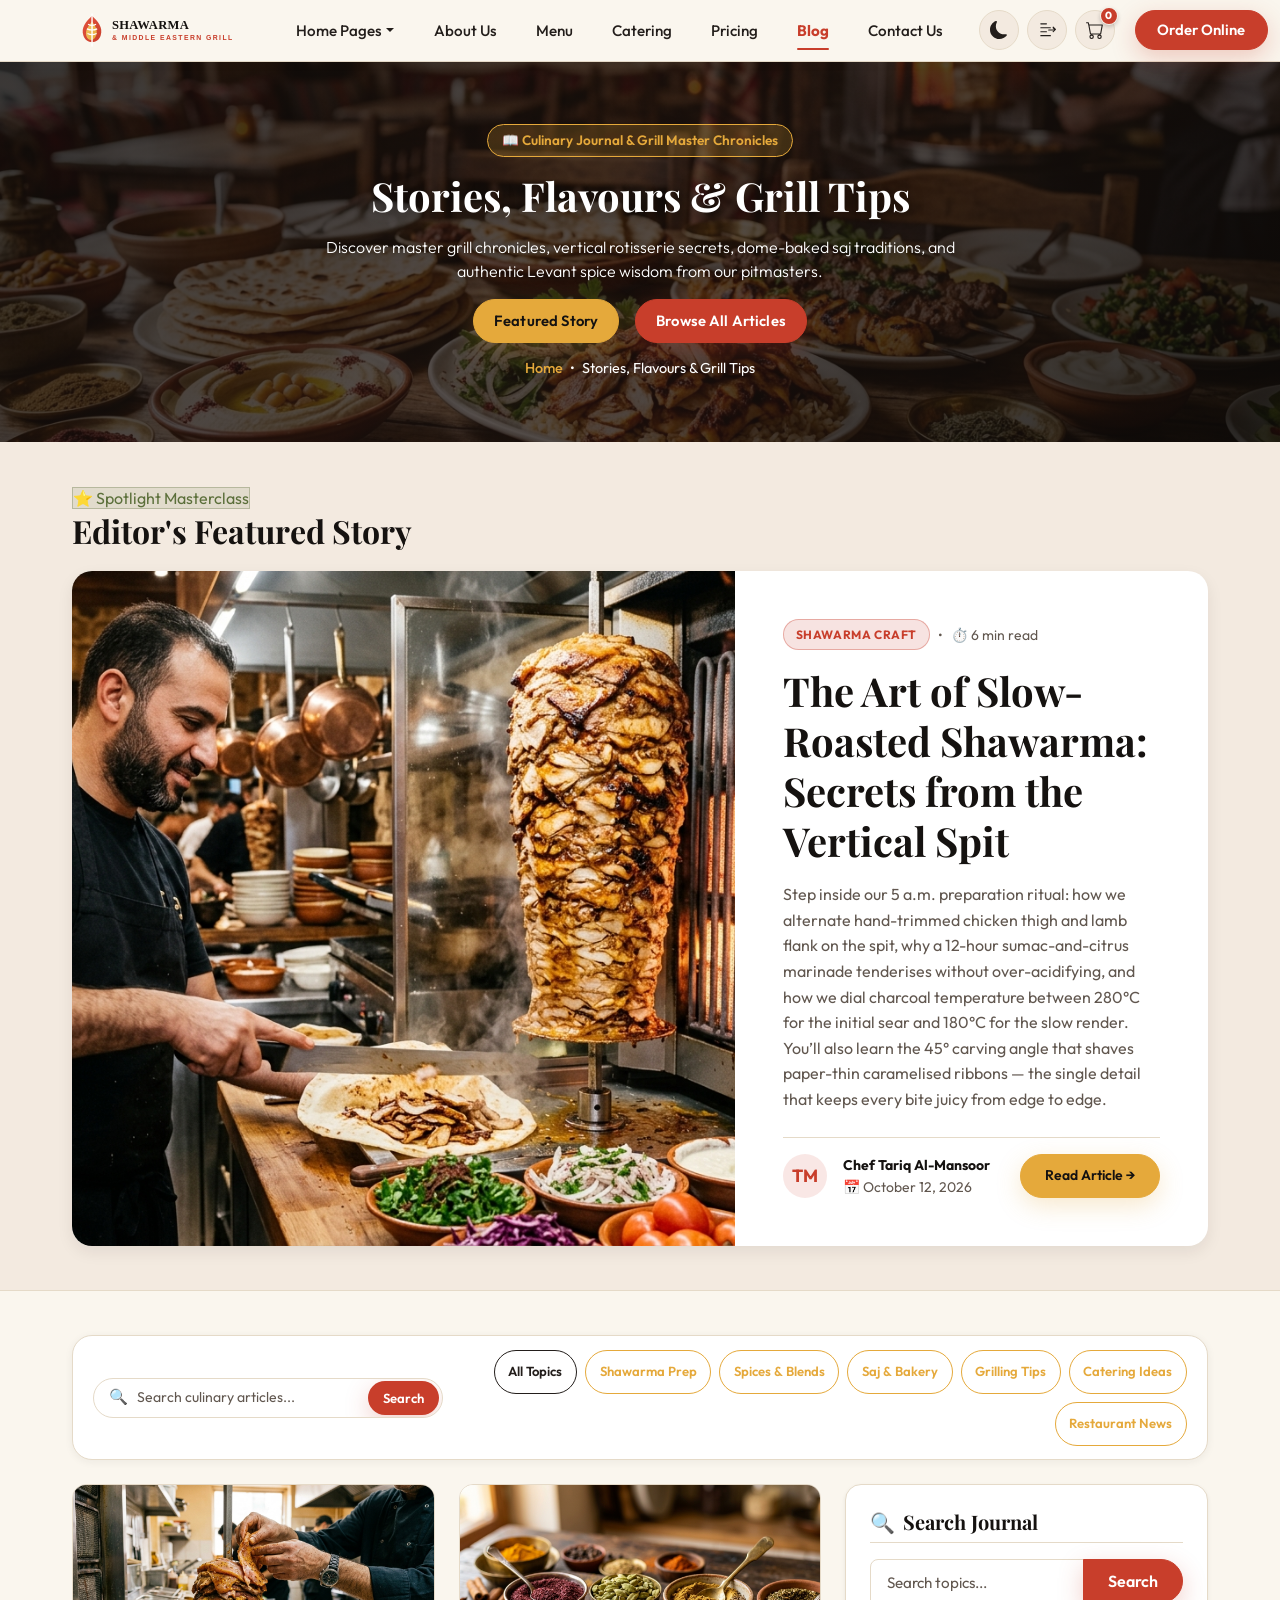
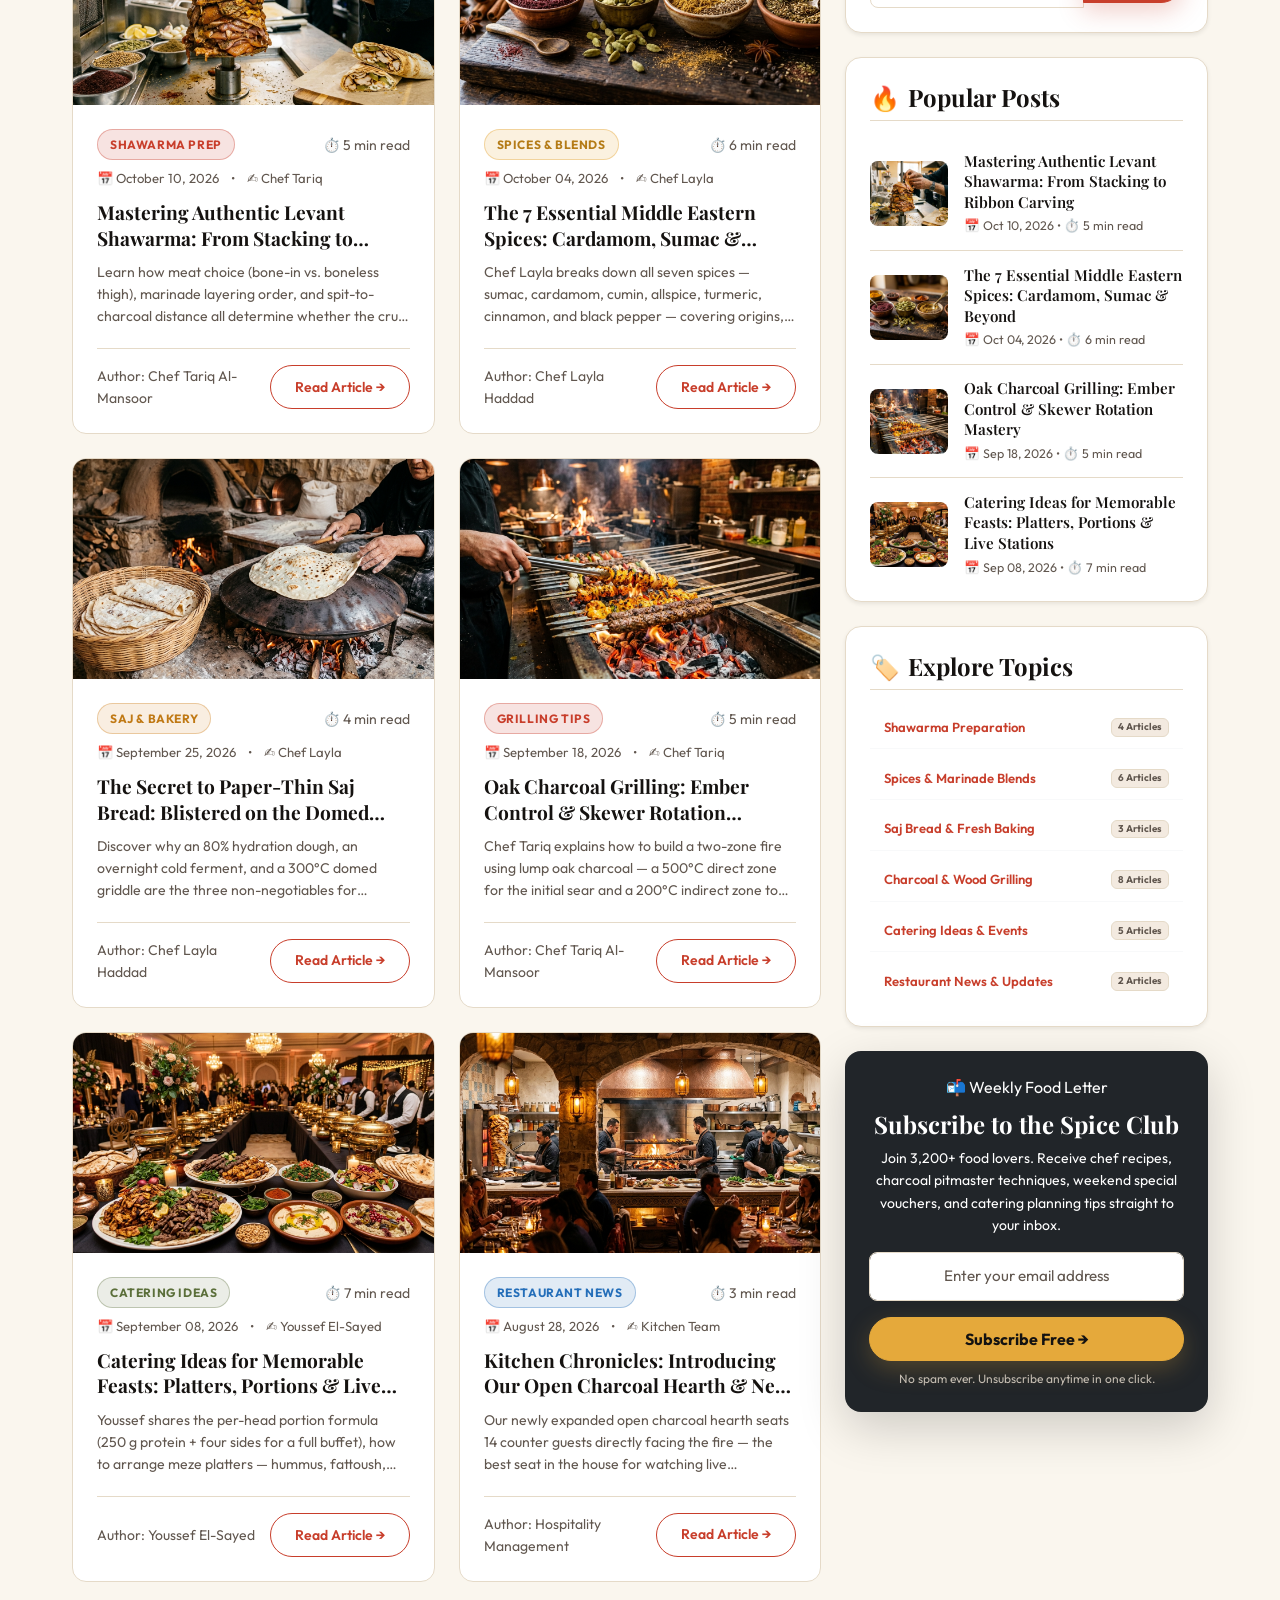
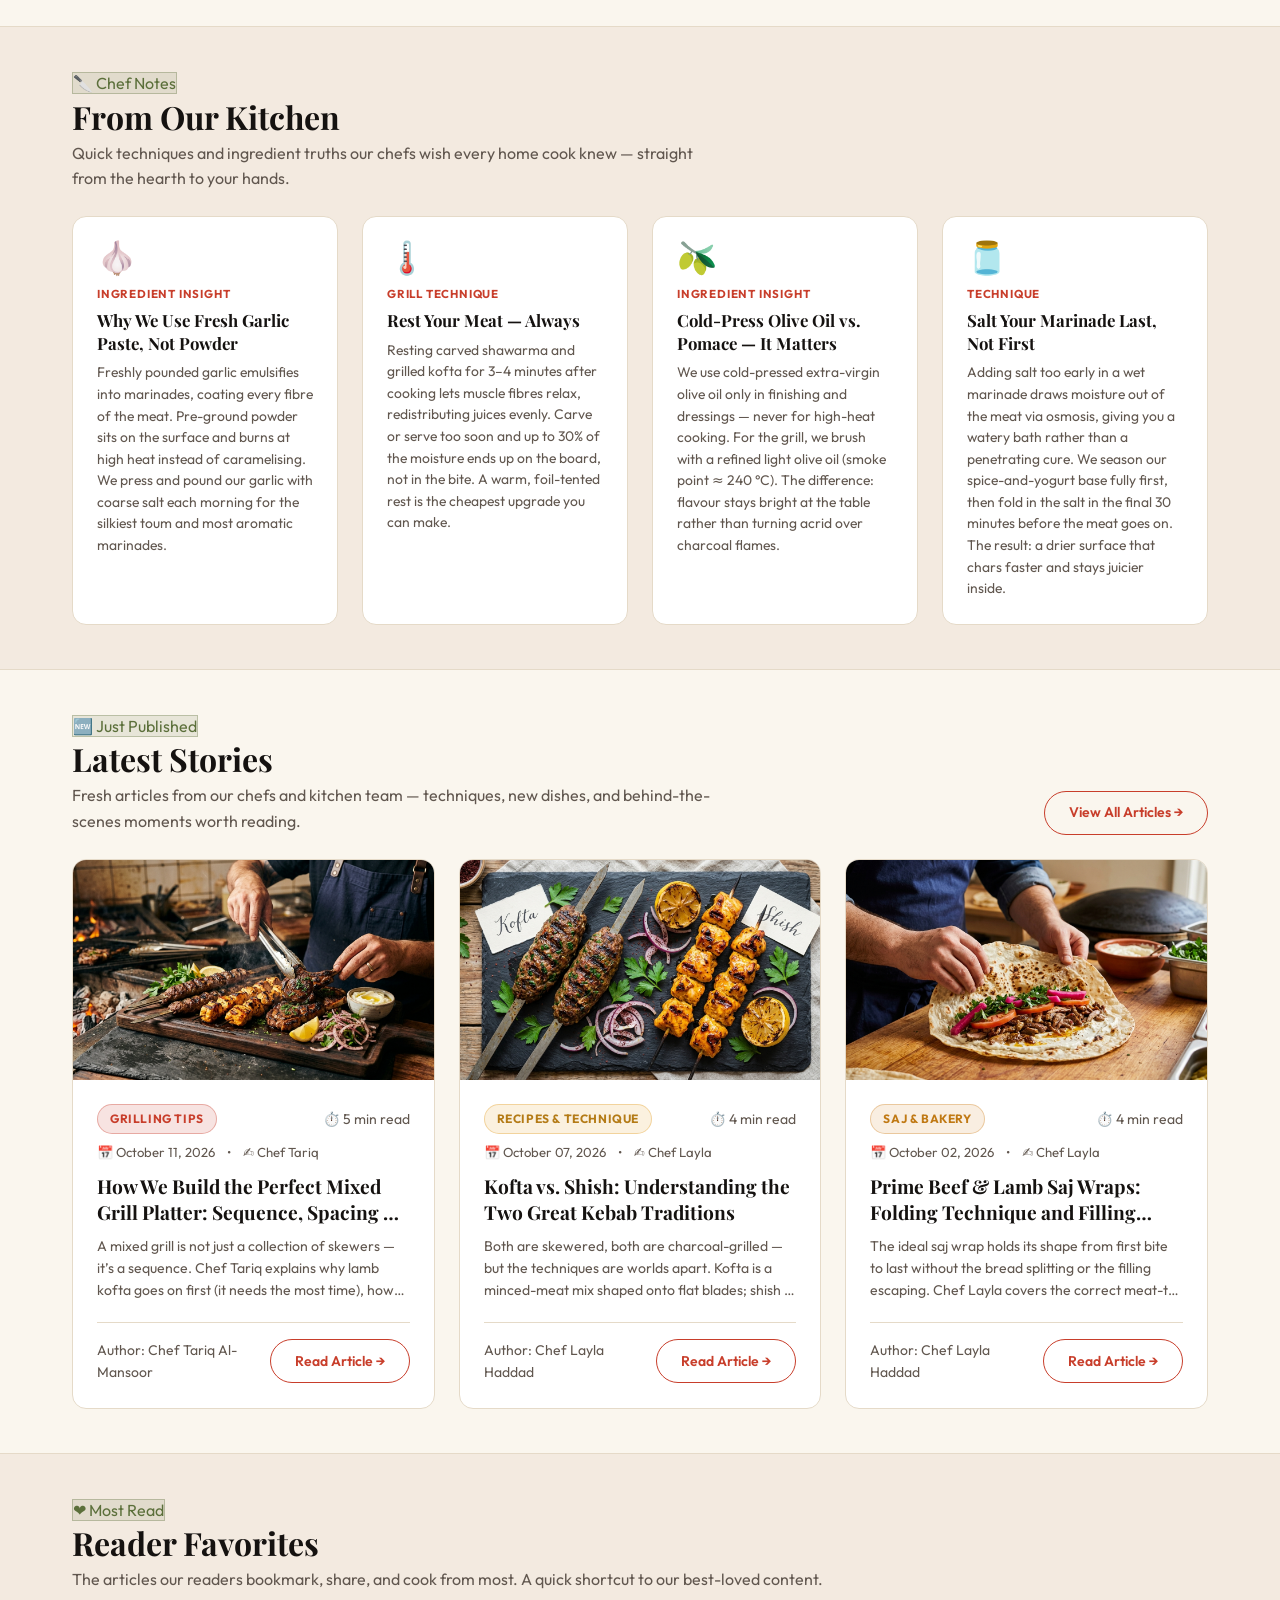
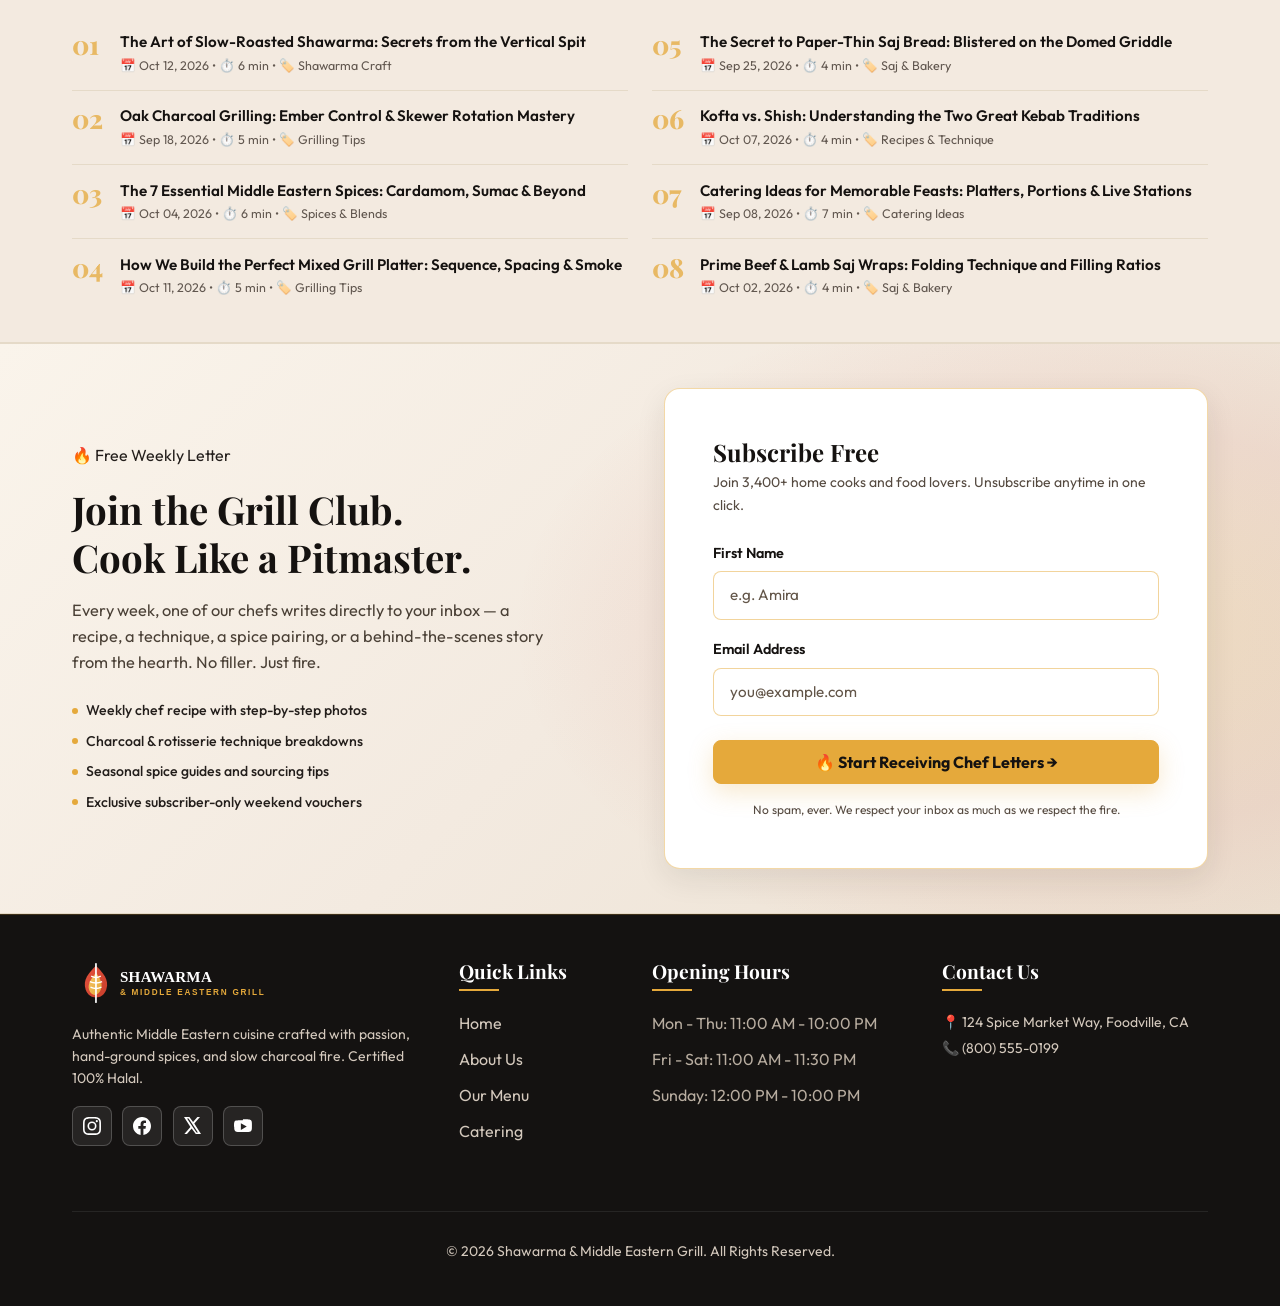
<file: blog.html>
<!DOCTYPE html>
<html lang="en" data-bs-theme="light" dir="ltr">
<head>
  <meta charset="UTF-8">
  <!-- Pre-render Theme & Direction Initializer (Flicker Prevention) -->
  <script>
    (function () {
      const savedTheme = localStorage.getItem('sg_theme') || (window.matchMedia('(prefers-color-scheme: dark)').matches ? 'dark' : 'light');
      document.documentElement.setAttribute('data-bs-theme', savedTheme);
      const savedDir = localStorage.getItem('sg_dir') || 'ltr';
      document.documentElement.setAttribute('dir', savedDir);
    })();
  </script>

  <meta name="viewport" content="width=device-width, initial-scale=1.0">
  <title>Stories, Flavours &amp; Grill Tips | Shawarma &amp; Middle Eastern Grill</title>
  <meta name="description" content="Explore culinary stories, master vertical spit shawarma secrets, wood-fired grilling guides, artisan saj bread baking, and Levant spice journal from our master pitmasters.">
  <link rel="icon" type="image/svg+xml" href="assets/images/logo/favicon.svg">

  <!-- Fonts -->
  <link rel="preconnect" href="https://fonts.googleapis.com">
  <link rel="preconnect" href="https://fonts.gstatic.com" crossorigin>
  <link href="https://fonts.googleapis.com/css2?family=Outfit:wght@300;400;500;600;700;800&family=Playfair+Display:ital,wght@0,600;0,700;0,800;1,400&family=Tajawal:wght@400;500;700&display=swap" rel="stylesheet">

  <!-- Stylesheets -->
  <link rel="stylesheet" href="assets/css/bootstrap.min.css">
  <link rel="stylesheet" href="assets/css/style.css">
  <link rel="stylesheet" href="assets/css/responsive.css">
  <link rel="stylesheet" href="assets/css/rtl.css">
</head>
<body>

  <!-- Navigation Header -->
  <nav class="navbar navbar-expand-lg navbar-custom sticky-top">
    <div class="container">
      <a class="navbar-brand me-auto me-lg-3" href="index.html">
        <img src="assets/images/logo/logo-dark.svg" alt="Shawarma &amp; Middle Eastern Grill" class="navbar-brand-logo theme-logo-light" onerror="this.onerror=null; this.src='assets/images/logo/logo-dark.svg';">
      </a>

      <!-- Icon-Only Control Buttons & Action Group -->
      <div class="header-actions-group order-lg-last">
        <div class="header-icon-group">
          <!-- Theme Toggle Icon Button -->
          <button class="header-icon-btn theme-toggle-btn" aria-label="Switch to Dark Mode" title="Toggle dark/light theme">
            <span class="theme-icon">🌙</span>
          </button>

          <!-- RTL Icon Button -->
          <button class="header-icon-btn rtl-toggle-btn" aria-label="Switch to Right-to-Left (RTL) layout" title="Switch to RTL">
            <svg xmlns="http://www.w3.org/2000/svg" width="19" height="19" fill="currentColor" viewBox="0 0 16 16" aria-hidden="true" class="direction-icon">
              <path fill-rule="evenodd" d="M2 2.5a.5.5 0 0 1 .5-.5h5a.5.5 0 0 1 0 1h-5a.5.5 0 0 1-.5-.5zm0 3.5a.5.5 0 0 1 .5-.5h8.5a.5.5 0 0 1 0 1H2.5a.5.5 0 0 1-.5-.5zm0 3.5a.5.5 0 0 1 .5-.5h5a.5.5 0 0 1 0 1h-5a.5.5 0 0 1-.5-.5zm0 3.5a.5.5 0 0 1 .5-.5h8.5a.5.5 0 0 1 0 1H2.5a.5.5 0 0 1-.5-.5zm11.146-7.854a.5.5 0 0 1 .708 0l2 2a.5.5 0 0 1 0 .708l-2 2a.5.5 0 0 1-.708-.708L14.293 8.5H9.5a.5.5 0 0 1 0-1h4.793l-1.147-1.146a.5.5 0 0 1 0-.708z"/>
            </svg>
          </button>

          <!-- Cart Icon Button -->
          <a href="menu.html" class="header-icon-btn cart-btn" aria-label="View Shopping Cart (2 items)" title="Shopping Cart">
            <svg xmlns="http://www.w3.org/2000/svg" width="19" height="19" fill="currentColor" viewBox="0 0 16 16" aria-hidden="true">
              <path d="M0 1.5A.5.5 0 0 1 .5 1H2a.5.5 0 0 1 .485.379L2.89 3H14.5a.5.5 0 0 1 .491.592l-1.5 8A.5.5 0 0 1 13 12H4a.5.5 0 0 1-.491-.408L2.01 3.607 1.61 2H.5a.5.5 0 0 1-.5-.5zM3.102 4l1.313 7h8.17l1.313-7H3.102zM5 12a2 2 0 1 0 0 4 2 2 0 0 0 0-4zm7 0a2 2 0 1 0 0 4 2 2 0 0 0 0-4zm-7 1a1 1 0 1 1 0 2 1 1 0 0 1 0-2zm7 0a1 1 0 1 1 0 2 1 1 0 0 1 0-2z"/>
            </svg>
            <span class="cart-badge">2</span>
          </a>
        </div>

        <!-- Primary CTA Button -->
        <a href="menu.html" class="btn btn-spice d-none d-sm-inline-flex">Order Online</a>

        <!-- Mobile Toggler -->
        <button class="navbar-toggler ms-1" type="button" data-bs-toggle="collapse" data-bs-target="#mainNavbar" aria-controls="mainNavbar" aria-expanded="false" aria-label="Toggle navigation">
          <span class="navbar-toggler-icon"></span>
        </button>
      </div>

      <div class="collapse navbar-collapse" id="mainNavbar">
        <ul class="navbar-nav ms-lg-3 me-lg-0 mb-2 mb-lg-0">
          <li class="nav-item dropdown">
            <a class="nav-link dropdown-toggle" href="#" id="homeDropdown" role="button" data-bs-toggle="dropdown" aria-expanded="false">Home Pages</a>
            <ul class="dropdown-menu" aria-labelledby="homeDropdown">
              <li><a class="dropdown-item" href="index.html">Home 1 – Restaurant Landing</a></li>
              <li><a class="dropdown-item" href="home-catering.html">Home 2 – Grill &amp; Catering Landing</a></li>
            </ul>
          </li>
          <li class="nav-item"><a class="nav-link" href="about.html">About Us</a></li>
          <li class="nav-item"><a class="nav-link" href="menu.html">Menu</a></li>
          <li class="nav-item"><a class="nav-link" href="catering.html">Catering</a></li>
          <li class="nav-item"><a class="nav-link" href="pricing.html">Pricing</a></li>
          <li class="nav-item"><a class="nav-link active" href="blog.html">Blog</a></li>
          <li class="nav-item"><a class="nav-link" href="contact.html">Contact Us</a></li>
        </ul>
        <a href="menu.html" class="btn btn-spice d-sm-none w-100 mt-2">Order Online</a>
      </div>
    </div>
  </nav>

  <!-- Page Banner: Stories, Flavours & Grill Tips -->
  <section class="page-banner page-banner-blog" style="background-image: url('assets/images/banners/banner-blog.jpg'); background-position: center 52%; background-size: cover;">
    <div class="container">
      <div class="max-w-700 mx-auto text-center">
        <span class="hero-badge mb-3">📖 Culinary Journal &amp; Grill Master Chronicles</span>
        <h1 class="display-4 font-heading text-white mb-3">Stories, Flavours &amp; Grill Tips</h1>
        <p class="lead text-light opacity-90 mb-4">Discover master grill chronicles, vertical rotisserie secrets, dome-baked saj traditions, and authentic Levant spice wisdom from our pitmasters.</p>
        <div class="d-flex flex-wrap justify-content-center gap-3">
          <a href="#featuredArticle" class="btn btn-gold">Featured Story</a>
          <a href="#blogGrid" class="btn btn-spice">Browse All Articles</a>
        </div>
        <div class="breadcrumb-custom mt-4">
          <a href="index.html">Home</a> &bull; <span>Stories, Flavours &amp; Grill Tips</span>
        </div>
      </div>
    </div>
  </section>

  <!-- Featured Article Section -->
  <section id="featuredArticle" class="py-5 bg-surface-alt border-bottom">
    <div class="container">
      <div class="row mb-3">
        <div class="col-12">
          <span class="badge-olive mb-2">⭐ Spotlight Masterclass</span>
          <h2 class="font-heading mb-1">Editor's Featured Story</h2>
        </div>
      </div>

      <div class="card featured-blog-card border-0">
        <div class="row g-0 align-items-stretch">
          <div class="col-lg-7">
            <div class="featured-blog-img-wrap position-relative h-100">
              <img src="assets/images/blog/blog-featured-rotisserie.jpg" alt="The Art of Slow-Roasted Shawarma: Secrets from the Vertical Spit" class="w-100 h-100 object-fit-cover">
            </div>
          </div>
          <div class="col-lg-5 d-flex flex-column justify-content-center p-4 p-lg-5">
            <div class="d-flex align-items-center gap-2 mb-3">
              <span class="blog-badge blog-badge-grilling">Shawarma Craft</span>
              <span class="text-muted small">&bull;</span>
              <span class="text-muted small">⏱️ 6 min read</span>
            </div>
            <h3 class="font-heading display-6 mb-3">
              <a href="blog-details.html?id=art-of-slow-roasted-shawarma" class="text-heading text-decoration-none">The Art of Slow-Roasted Shawarma: Secrets from the Vertical Spit</a>
            </h3>
            <p class="text-muted mb-4">
              Step inside our 5 a.m. preparation ritual: how we alternate hand-trimmed chicken thigh and lamb flank on the spit, why a 12-hour sumac-and-citrus marinade tenderises without over-acidifying, and how we dial charcoal temperature between 280&deg;C for the initial sear and 180&deg;C for the slow render. You&rsquo;ll also learn the 45&deg; carving angle that shaves paper-thin caramelised ribbons &mdash; the single detail that keeps every bite juicy from edge to edge.
            </p>
            <div class="d-flex align-items-center justify-content-between border-top pt-3 mt-auto">
              <div class="d-flex align-items-center gap-3">
                <div class="rounded-circle bg-spice-subtle d-flex align-items-center justify-content-center text-spice fw-bold" style="width: 44px; height: 44px; font-size: 1.1rem;">
                  TM
                </div>
                <div>
                  <div class="fw-bold small text-heading">Chef Tariq Al-Mansoor</div>
                  <div class="text-muted small">📅 October 12, 2026</div>
                </div>
              </div>
              <a href="blog-details.html?id=art-of-slow-roasted-shawarma" class="btn btn-gold btn-sm">Read Article &rarr;</a>
            </div>
          </div>
        </div>
      </div>
    </div>
  </section>

  <!-- Main Blog Listing & Sidebar Section -->
  <section id="blogGrid" class="py-5">
    <div class="container">
      
      <!-- Filter Bar: Search & Category Filters in One Balanced Row -->
      <div class="blog-filter-bar mb-4">
        <!-- Search Input Box -->
        <div class="blog-search-box">
          <form id="blogSearchForm" class="blog-search-form w-100 m-0 p-0" role="search" onsubmit="event.preventDefault();">
            <div class="input-group">
              <span class="input-group-text" id="blogSearchIcon">🔍</span>
              <input type="text" id="blogSearchInput" class="form-control" placeholder="Search culinary articles..." aria-label="Search culinary articles" aria-describedby="blogSearchIcon">
              <button class="btn btn-spice btn-sm blog-search-btn" id="blogSearchBtn" type="submit" aria-label="Search">Search</button>
            </div>
          </form>
        </div>
        <!-- Category Filter Pills -->
        <nav class="blog-category-nav" aria-label="Blog categories">
          <a href="#" class="btn btn-sm btn-outline-gold blog-cat-link active" data-blog-cat="all">All Topics</a>
          <a href="#" class="btn btn-sm btn-outline-gold blog-cat-link" data-blog-cat="shawarma">Shawarma Prep</a>
          <a href="#" class="btn btn-sm btn-outline-gold blog-cat-link" data-blog-cat="spices">Spices &amp; Blends</a>
          <a href="#" class="btn btn-sm btn-outline-gold blog-cat-link" data-blog-cat="bread">Saj &amp; Bakery</a>
          <a href="#" class="btn btn-sm btn-outline-gold blog-cat-link" data-blog-cat="grilling">Grilling Tips</a>
          <a href="#" class="btn btn-sm btn-outline-gold blog-cat-link" data-blog-cat="catering">Catering Ideas</a>
          <a href="#" class="btn btn-sm btn-outline-gold blog-cat-link" data-blog-cat="news">Restaurant News</a>
        </nav>
      </div>

      <!-- No Results Feedback Message -->
      <div id="blogNoResultsMessage" class="alert alert-warning text-center py-5 my-4 rounded-4 shadow-sm" style="display: none;">
        <div class="fs-1 mb-2">🔍</div>
        <h4 class="font-heading mb-2" id="blogNoResultsHeading">No articles found</h4>
        <p class="text-muted mb-3" id="blogNoResultsText">No articles match your search query. Try different keywords or clear your search to view all articles.</p>
        <button type="button" id="clearBlogSearchBtn" class="btn btn-spice btn-sm px-4 py-2 fw-semibold">Clear Search &amp; View All Articles</button>
      </div>

      <div class="row g-4 align-items-start">
        <!-- Left Column: Articles Grid (6 Topic-Dedicated Cards) -->
        <div class="col-lg-8">
          <div class="row g-4">
            
            <!-- Card 1: Shawarma Preparation -->
            <div class="col-md-6 blog-item-col" data-blog-cat="shawarma">
              <div class="blog-card">
                <div class="blog-card-img-wrap position-relative">
                  <img src="assets/images/blog/blog-shawarma-prep.jpg" alt="Mastering Authentic Levant Shawarma: From Stacking to Ribbon Carving" class="w-100 h-100 object-fit-cover" loading="lazy">
                </div>
                <div class="blog-card-body">
                  <div class="d-flex align-items-center justify-content-between mb-2">
                    <span class="blog-badge blog-badge-grilling">Shawarma Prep</span>
                    <span class="text-muted small">⏱️ 5 min read</span>
                  </div>
                  <div class="blog-meta">
                    <span>📅 October 10, 2026</span> &bull; <span>✍️ Chef Tariq</span>
                  </div>
                  <h3 class="blog-title">
                    <a href="blog-details.html?id=mastering-authentic-levant-shawarma">Mastering Authentic Levant Shawarma: From Stacking to Ribbon Carving</a>
                  </h3>
                  <p class="blog-snippet text-muted small">
                    Learn how meat choice (bone-in vs. boneless thigh), marinade layering order, and spit-to-charcoal distance all determine whether the crust caramelises without drying the centre. Chef Tariq walks through each step from raw stack to final ribbon carve, including timing cues you can replicate at home on a countertop rotisserie.
                  </p>
                  <div class="mt-auto pt-3 border-top d-flex justify-content-between align-items-center">
                    <span class="small text-muted">Author: Chef Tariq Al-Mansoor</span>
                    <a href="blog-details.html?id=mastering-authentic-levant-shawarma" class="btn btn-outline-spice btn-sm">Read Article &rarr;</a>
                  </div>
                </div>
              </div>
            </div>

            <!-- Card 2: Middle Eastern Spices -->
            <div class="col-md-6 blog-item-col" data-blog-cat="spices">
              <div class="blog-card">
                <div class="blog-card-img-wrap position-relative">
                  <img src="assets/images/blog/blog-spices-guide.jpg" alt="The 7 Essential Middle Eastern Spices Every Cook Should Know" class="w-100 h-100 object-fit-cover" loading="lazy">
                </div>
                <div class="blog-card-body">
                  <div class="d-flex align-items-center justify-content-between mb-2">
                    <span class="blog-badge blog-badge-recipes">Spices &amp; Blends</span>
                    <span class="text-muted small">⏱️ 6 min read</span>
                  </div>
                  <div class="blog-meta">
                    <span>📅 October 04, 2026</span> &bull; <span>✍️ Chef Layla</span>
                  </div>
                  <h3 class="blog-title">
                    <a href="blog-details.html?id=7-essential-middle-eastern-spices">The 7 Essential Middle Eastern Spices: Cardamom, Sumac &amp; Beyond</a>
                  </h3>
                  <p class="blog-snippet text-muted small">
                    Chef Layla breaks down all seven spices &mdash; sumac, cardamom, cumin, allspice, turmeric, cinnamon, and black pepper &mdash; covering origins, when to add each during cooking, and why toasting whole seeds before grinding doubles their aroma. A practical reference you&rsquo;ll return to every time you season grilled meats or build a marinade.
                  </p>
                  <div class="mt-auto pt-3 border-top d-flex justify-content-between align-items-center">
                    <span class="small text-muted">Author: Chef Layla Haddad</span>
                    <a href="blog-details.html?id=7-essential-middle-eastern-spices" class="btn btn-outline-spice btn-sm">Read Article &rarr;</a>
                  </div>
                </div>
              </div>
            </div>

            <!-- Card 3: Saj Bread Baking -->
            <div class="col-md-6 blog-item-col" data-blog-cat="bread">
              <div class="blog-card">
                <div class="blog-card-img-wrap position-relative">
                  <img src="assets/images/blog/blog-saj-bread.jpg" alt="The Secret to Paper-Thin Artisan Saj Bread Baked on Domed Griddles" class="w-100 h-100 object-fit-cover" loading="lazy">
                </div>
                <div class="blog-card-body">
                  <div class="d-flex align-items-center justify-content-between mb-2">
                    <span class="blog-badge blog-badge-bread">Saj &amp; Bakery</span>
                    <span class="text-muted small">⏱️ 4 min read</span>
                  </div>
                  <div class="blog-meta">
                    <span>📅 September 25, 2026</span> &bull; <span>✍️ Chef Layla</span>
                  </div>
                  <h3 class="blog-title">
                    <a href="blog-details.html?id=secret-to-paper-thin-saj-bread">The Secret to Paper-Thin Saj Bread: Blistered on the Domed Griddle</a>
                  </h3>
                  <p class="blog-snippet text-muted small">
                    Discover why an 80% hydration dough, an overnight cold ferment, and a 300&deg;C domed griddle are the three non-negotiables for authentic saj. Chef Layla covers how to read the blister pattern to know exactly when to flip, and which flour proteins produce the stretchiest, tear-resistant base for a loaded shawarma wrap.
                  </p>
                  <div class="mt-auto pt-3 border-top d-flex justify-content-between align-items-center">
                    <span class="small text-muted">Author: Chef Layla Haddad</span>
                    <a href="blog-details.html?id=secret-to-paper-thin-saj-bread" class="btn btn-outline-spice btn-sm">Read Article &rarr;</a>
                  </div>
                </div>
              </div>
            </div>

            <!-- Card 4: Grilling Tips -->
            <div class="col-md-6 blog-item-col" data-blog-cat="grilling">
              <div class="blog-card">
                <div class="blog-card-img-wrap position-relative">
                  <img src="assets/images/blog/blog-grilling-tips.jpg" alt="Wood-Fired & Charcoal Grilling Secrets for Kebabs and Shish Tawook" class="w-100 h-100 object-fit-cover" loading="lazy">
                </div>
                <div class="blog-card-body">
                  <div class="d-flex align-items-center justify-content-between mb-2">
                    <span class="blog-badge blog-badge-grilling">Grilling Tips</span>
                    <span class="text-muted small">⏱️ 5 min read</span>
                  </div>
                  <div class="blog-meta">
                    <span>📅 September 18, 2026</span> &bull; <span>✍️ Chef Tariq</span>
                  </div>
                  <h3 class="blog-title">
                    <a href="blog-details.html?id=oak-charcoal-grilling-mastery">Oak Charcoal Grilling: Ember Control &amp; Skewer Rotation Mastery</a>
                  </h3>
                  <p class="blog-snippet text-muted small">
                    Chef Tariq explains how to build a two-zone fire using lump oak charcoal &mdash; a 500&deg;C direct zone for the initial sear and a 200&deg;C indirect zone to finish without burning. Covers skewer rotation rhythm, resting times for kofta vs. shish tawook, and which wood chunks add fruit-smoke flavour without overpowering the spice crust.
                  </p>
                  <div class="mt-auto pt-3 border-top d-flex justify-content-between align-items-center">
                    <span class="small text-muted">Author: Chef Tariq Al-Mansoor</span>
                    <a href="blog-details.html?id=oak-charcoal-grilling-mastery" class="btn btn-outline-spice btn-sm">Read Article &rarr;</a>
                  </div>
                </div>
              </div>
            </div>

            <!-- Card 5: Catering Ideas -->
            <div class="col-md-6 blog-item-col" data-blog-cat="catering">
              <div class="blog-card">
                <div class="blog-card-img-wrap position-relative">
                  <img src="assets/images/blog/blog-catering-ideas.jpg" alt="Middle Eastern Catering Ideas: Building Impressive Family & Corporate Buffets" class="w-100 h-100 object-fit-cover" loading="lazy">
                </div>
                <div class="blog-card-body">
                  <div class="d-flex align-items-center justify-content-between mb-2">
                    <span class="blog-badge blog-badge-catering">Catering Ideas</span>
                    <span class="text-muted small">⏱️ 7 min read</span>
                  </div>
                  <div class="blog-meta">
                    <span>📅 September 08, 2026</span> &bull; <span>✍️ Youssef El-Sayed</span>
                  </div>
                  <h3 class="blog-title">
                    <a href="blog-details.html?id=catering-ideas-for-memorable-feasts">Catering Ideas for Memorable Feasts: Platters, Portions &amp; Live Stations</a>
                  </h3>
                  <p class="blog-snippet text-muted small">
                    Youssef shares the per-head portion formula (250 g protein + four sides for a full buffet), how to arrange meze platters &mdash; hummus, fattoush, tabbouleh, and pickled turnips &mdash; for visual impact, and the full equipment checklist for a live carving station that serves 300 guests without bottlenecks.
                  </p>
                  <div class="mt-auto pt-3 border-top d-flex justify-content-between align-items-center">
                    <span class="small text-muted">Author: Youssef El-Sayed</span>
                    <a href="blog-details.html?id=catering-ideas-for-memorable-feasts" class="btn btn-outline-spice btn-sm">Read Article &rarr;</a>
                  </div>
                </div>
              </div>
            </div>

            <!-- Card 6: Restaurant News -->
            <div class="col-md-6 blog-item-col" data-blog-cat="news">
              <div class="blog-card">
                <div class="blog-card-img-wrap position-relative">
                  <img src="assets/images/blog/blog-restaurant-news.jpg" alt="Restaurant News: New Charcoal Kitchen Expansion and Seasonal Specials" class="w-100 h-100 object-fit-cover" loading="lazy">
                </div>
                <div class="blog-card-body">
                  <div class="d-flex align-items-center justify-content-between mb-2">
                    <span class="blog-badge blog-badge-news">Restaurant News</span>
                    <span class="text-muted small">⏱️ 3 min read</span>
                  </div>
                  <div class="blog-meta">
                    <span>📅 August 28, 2026</span> &bull; <span>✍️ Kitchen Team</span>
                  </div>
                  <h3 class="blog-title">
                    <a href="blog-details.html?id=kitchen-chronicles-open-charcoal-hearth">Kitchen Chronicles: Introducing Our Open Charcoal Hearth &amp; New Specialties</a>
                  </h3>
                  <p class="blog-snippet text-muted small">
                    Our newly expanded open charcoal hearth seats 14 counter guests directly facing the fire &mdash; the best seat in the house for watching live shawarma carving, saj bread hand-stretching, and kofta grilling over glowing red coals. Inside: a preview of three new autumn specialties launching October 2026.
                  </p>
                  <div class="mt-auto pt-3 border-top d-flex justify-content-between align-items-center">
                    <span class="small text-muted">Author: Hospitality Management</span>
                    <a href="blog-details.html?id=kitchen-chronicles-open-charcoal-hearth" class="btn btn-outline-spice btn-sm">Read Article &rarr;</a>
                  </div>
                </div>
              </div>
            </div>

          </div>


        </div>

        <!-- Right Column: Sidebar (Search Journal, Popular Posts, Categories & Newsletter) -->
        <div class="col-lg-4">
          <div class="d-flex flex-column gap-4">
            
            <!-- Widget: Search Journal -->
            <div class="card p-4 border border-color rounded-4 bg-surface shadow-sm" id="sidebarSearchWidget">
              <h5 class="font-heading mb-3 border-bottom pb-2 d-flex align-items-center gap-2">
                <span>🔍</span> Search Journal
              </h5>
              <form id="sidebarBlogSearchForm" class="sidebar-search-form" role="search" onsubmit="event.preventDefault();">
                <div class="input-group">
                  <input type="text" id="sidebarBlogSearchInput" class="form-control form-control-custom" placeholder="Search topics..." aria-label="Search topics">
                  <button class="btn btn-spice" id="sidebarBlogSearchBtn" type="submit">Search</button>
                </div>
              </form>
            </div>

            <!-- Widget 1: Popular Posts -->
            <div class="card p-4 border border-color rounded-4 bg-surface shadow-sm">
              <h4 class="font-heading mb-3 border-bottom pb-2 d-flex align-items-center gap-2">
                <span>🔥</span> Popular Posts
              </h4>
              <div class="d-flex flex-column">
                
                <!-- Popular Item 1 -->
                <div class="popular-post-item">
                  <div class="popular-post-thumb">
                    <img src="assets/images/blog/blog-shawarma-prep.jpg" alt="Mastering Authentic Levant Shawarma: From Stacking to Ribbon Carving" loading="lazy">
                  </div>
                  <div>
                    <h5 class="popular-post-title">
                      <a href="blog-details.html?id=mastering-authentic-levant-shawarma">Mastering Authentic Levant Shawarma: From Stacking to Ribbon Carving</a>
                    </h5>
                    <div class="popular-post-date">📅 Oct 10, 2026 &bull; ⏱️ 5 min read</div>
                  </div>
                </div>

                <!-- Popular Item 2 -->
                <div class="popular-post-item">
                  <div class="popular-post-thumb">
                    <img src="assets/images/blog/blog-spices-guide.jpg" alt="The 7 Essential Middle Eastern Spices: Cardamom, Sumac & Beyond" loading="lazy">
                  </div>
                  <div>
                    <h5 class="popular-post-title">
                      <a href="blog-details.html?id=7-essential-middle-eastern-spices">The 7 Essential Middle Eastern Spices: Cardamom, Sumac &amp; Beyond</a>
                    </h5>
                    <div class="popular-post-date">📅 Oct 04, 2026 &bull; ⏱️ 6 min read</div>
                  </div>
                </div>

                <!-- Popular Item 3 -->
                <div class="popular-post-item">
                  <div class="popular-post-thumb">
                    <img src="assets/images/blog/blog-grilling-tips.jpg" alt="Oak Charcoal Grilling: Ember Control & Skewer Rotation Mastery" loading="lazy">
                  </div>
                  <div>
                    <h5 class="popular-post-title">
                      <a href="blog-details.html?id=oak-charcoal-grilling-mastery">Oak Charcoal Grilling: Ember Control &amp; Skewer Rotation Mastery</a>
                    </h5>
                    <div class="popular-post-date">📅 Sep 18, 2026 &bull; ⏱️ 5 min read</div>
                  </div>
                </div>

                <!-- Popular Item 4 -->
                <div class="popular-post-item">
                  <div class="popular-post-thumb">
                    <img src="assets/images/blog/blog-catering-ideas.jpg" alt="Catering Ideas for Memorable Feasts: Platters, Portions & Live Stations" loading="lazy">
                  </div>
                  <div>
                    <h5 class="popular-post-title">
                      <a href="blog-details.html?id=catering-ideas-for-memorable-feasts">Catering Ideas for Memorable Feasts: Platters, Portions &amp; Live Stations</a>
                    </h5>
                    <div class="popular-post-date">📅 Sep 08, 2026 &bull; ⏱️ 7 min read</div>
                  </div>
                </div>

              </div>
            </div>

            <!-- Widget 2: Article Topics & Count -->
            <div class="card p-4 border border-color rounded-4 bg-surface shadow-sm">
              <h4 class="font-heading mb-3 border-bottom pb-2 d-flex align-items-center gap-2">
                <span>🏷️</span> Explore Topics
              </h4>
              <ul class="list-unstyled mb-0 d-flex flex-column gap-2">
                <li class="py-1 border-bottom border-light">
                  <a href="#" class="text-main d-flex justify-content-between align-items-center text-decoration-none blog-cat-link" data-blog-cat="shawarma">
                    <span>Shawarma Preparation</span>
                    <span class="badge bg-surface-alt text-muted border">4 Articles</span>
                  </a>
                </li>
                <li class="py-1 border-bottom border-light">
                  <a href="#" class="text-main d-flex justify-content-between align-items-center text-decoration-none blog-cat-link" data-blog-cat="spices">
                    <span>Spices &amp; Marinade Blends</span>
                    <span class="badge bg-surface-alt text-muted border">6 Articles</span>
                  </a>
                </li>
                <li class="py-1 border-bottom border-light">
                  <a href="#" class="text-main d-flex justify-content-between align-items-center text-decoration-none blog-cat-link" data-blog-cat="bread">
                    <span>Saj Bread &amp; Fresh Baking</span>
                    <span class="badge bg-surface-alt text-muted border">3 Articles</span>
                  </a>
                </li>
                <li class="py-1 border-bottom border-light">
                  <a href="#" class="text-main d-flex justify-content-between align-items-center text-decoration-none blog-cat-link" data-blog-cat="grilling">
                    <span>Charcoal &amp; Wood Grilling</span>
                    <span class="badge bg-surface-alt text-muted border">8 Articles</span>
                  </a>
                </li>
                <li class="py-1 border-bottom border-light">
                  <a href="#" class="text-main d-flex justify-content-between align-items-center text-decoration-none blog-cat-link" data-blog-cat="catering">
                    <span>Catering Ideas &amp; Events</span>
                    <span class="badge bg-surface-alt text-muted border">5 Articles</span>
                  </a>
                </li>
                <li class="py-1">
                  <a href="#" class="text-main d-flex justify-content-between align-items-center text-decoration-none blog-cat-link" data-blog-cat="news">
                    <span>Restaurant News &amp; Updates</span>
                    <span class="badge bg-surface-alt text-muted border">2 Articles</span>
                  </a>
                </li>
              </ul>
            </div>
            <!-- Widget 3: Newsletter Signup -->
            <div class="card p-4 border-0 rounded-4 bg-dark text-white text-center shadow-lg position-relative overflow-hidden">
              <div class="position-relative" style="z-index: 2;">
                <span class="badge-gold mb-2 d-inline-block">📬 Weekly Food Letter</span>
                <h4 class="font-heading text-white mb-2">Subscribe to the Spice Club</h4>
                <p class="small text-light opacity-90 mb-3">
                  Join 3,200+ food lovers. Receive chef recipes, charcoal pitmaster techniques, weekend special vouchers, and catering planning tips straight to your inbox.
                </p>
                
                <div id="newsletterSuccessAlert" class="alert alert-success small py-2 mb-3" style="display: none;">
                  ✓ Thank you! You've joined the Spice Club.
                </div>

                <form id="newsletterForm" onsubmit="event.preventDefault(); document.getElementById('newsletterSuccessAlert').style.display='block'; this.reset();" novalidate>
                  <div class="mb-3">
                    <input type="email" class="form-control form-control-custom text-center" placeholder="Enter your email address" required aria-label="Your email address">
                  </div>
                  <button type="submit" class="btn btn-gold w-100 fw-bold">Subscribe Free &rarr;</button>
                  <p class="small sidebar-newsletter-note mt-2 mb-0" style="font-size: 0.75rem;">No spam ever. Unsubscribe anytime in one click.</p>
                </form>
              </div>
            </div>

          </div>
        </div>

      </div>
    </div>
  </section>

  <!-- ═══════════════════════════════════════════════════════════════════════
       FROM OUR KITCHEN – Cooking tips & ingredient insights
       ═══════════════════════════════════════════════════════════════════════ -->
  <section id="fromOurKitchen" class="py-5 bg-surface-alt border-top border-bottom">
    <div class="container">

      <div class="row mb-4 align-items-end">
        <div class="col-lg-7">
          <span class="badge-olive mb-2">🔪 Chef Notes</span>
          <h2 class="font-heading mb-1">From Our Kitchen</h2>
          <p class="text-muted mb-0">Quick techniques and ingredient truths our chefs wish every home cook knew — straight from the hearth to your hands.</p>
        </div>
      </div>

      <div class="row g-4">

        <!-- Tip 1 -->
        <div class="col-sm-6 col-lg-3">
          <div class="kitchen-tip-card">
            <span class="kitchen-tip-icon">🧄</span>
            <span class="kitchen-tip-label">Ingredient Insight</span>
            <div class="kitchen-tip-title">Why We Use Fresh Garlic Paste, Not Powder</div>
            <p class="kitchen-tip-body">Freshly pounded garlic emulsifies into marinades, coating every fibre of the meat. Pre-ground powder sits on the surface and burns at high heat instead of caramelising. We press and pound our garlic with coarse salt each morning for the silkiest toum and most aromatic marinades.</p>
          </div>
        </div>

        <!-- Tip 2 -->
        <div class="col-sm-6 col-lg-3">
          <div class="kitchen-tip-card">
            <span class="kitchen-tip-icon">🌡️</span>
            <span class="kitchen-tip-label">Grill Technique</span>
            <div class="kitchen-tip-title">Rest Your Meat — Always</div>
            <p class="kitchen-tip-body">Resting carved shawarma and grilled kofta for 3–4 minutes after cooking lets muscle fibres relax, redistributing juices evenly. Carve or serve too soon and up to 30% of the moisture ends up on the board, not in the bite. A warm, foil-tented rest is the cheapest upgrade you can make.</p>
          </div>
        </div>

        <!-- Tip 3 -->
        <div class="col-sm-6 col-lg-3">
          <div class="kitchen-tip-card">
            <span class="kitchen-tip-icon">🫒</span>
            <span class="kitchen-tip-label">Ingredient Insight</span>
            <div class="kitchen-tip-title">Cold-Press Olive Oil vs. Pomace — It Matters</div>
            <p class="kitchen-tip-body">We use cold-pressed extra-virgin olive oil only in finishing and dressings — never for high-heat cooking. For the grill, we brush with a refined light olive oil (smoke point ≈ 240 °C). The difference: flavour stays bright at the table rather than turning acrid over charcoal flames.</p>
          </div>
        </div>

        <!-- Tip 4 -->
        <div class="col-sm-6 col-lg-3">
          <div class="kitchen-tip-card">
            <span class="kitchen-tip-icon">🫙</span>
            <span class="kitchen-tip-label">Technique</span>
            <div class="kitchen-tip-title">Salt Your Marinade Last, Not First</div>
            <p class="kitchen-tip-body">Adding salt too early in a wet marinade draws moisture out of the meat via osmosis, giving you a watery bath rather than a penetrating cure. We season our spice-and-yogurt base fully first, then fold in the salt in the final 30 minutes before the meat goes on. The result: a drier surface that chars faster and stays juicier inside.</p>
          </div>
        </div>

      </div>
    </div>
  </section>

  <!-- ═══════════════════════════════════════════════════════════════════════
       LATEST STORIES – 3 new article cards
       ═══════════════════════════════════════════════════════════════════════ -->
  <section id="latestStories" class="latest-stories-section py-5">
    <div class="container">

      <div class="row mb-4 align-items-end">
        <div class="col-lg-7">
          <span class="badge-olive mb-2">🆕 Just Published</span>
          <h2 class="font-heading mb-1">Latest Stories</h2>
          <p class="text-muted mb-0">Fresh articles from our chefs and kitchen team — techniques, new dishes, and behind-the-scenes moments worth reading.</p>
        </div>
        <div class="col-lg-5 text-lg-end mt-3 mt-lg-0">
          <a href="#blogGrid" class="btn btn-outline-spice btn-sm">View All Articles &rarr;</a>
        </div>
      </div>

      <div class="row g-4">

        <!-- Story 1: Mixed Grill Platter Composition -->
        <div class="col-md-4 d-flex flex-column">
          <div class="blog-card">
            <div class="blog-card-img-wrap position-relative">
              <img src="assets/images/blog/blog-mixed-grill-platter.jpg"
                   alt="How We Build the Perfect Mixed Grill Platter: Sequence, Spacing &amp; Smoke"
                   class="w-100 h-100 object-fit-cover" loading="lazy">
            </div>
            <div class="blog-card-body">
              <div class="d-flex align-items-center justify-content-between mb-2">
                <span class="blog-badge blog-badge-grilling">Grilling Tips</span>
                <span class="text-muted small">⏱️ 5 min read</span>
              </div>
              <div class="blog-meta">
                <span>📅 October 11, 2026</span> &bull; <span>✍️ Chef Tariq</span>
              </div>
              <h3 class="blog-title">
                <a href="blog-details.html?id=perfect-mixed-grill-platter">How We Build the Perfect Mixed Grill Platter: Sequence, Spacing &amp; Smoke</a>
              </h3>
              <p class="blog-snippet text-muted small">
                A mixed grill is not just a collection of skewers — it&rsquo;s a sequence. Chef Tariq explains why lamb kofta goes on first (it needs the most time), how to space skewers to prevent steam pockets, and why finishing over fruit-wood embers lifts the entire platter. Includes a printable timing chart for cooking four proteins simultaneously.
              </p>
              <div class="mt-auto pt-3 border-top d-flex justify-content-between align-items-center">
                <span class="small text-muted">Author: Chef Tariq Al-Mansoor</span>
                <a href="blog-details.html?id=perfect-mixed-grill-platter" class="btn btn-outline-spice btn-sm">Read Article &rarr;</a>
              </div>
            </div>
          </div>
        </div>

        <!-- Story 2: Artisan Kebabs Close-Up -->
        <div class="col-md-4 d-flex flex-column">
          <div class="blog-card">
            <div class="blog-card-img-wrap position-relative">
              <img src="assets/images/blog/blog-kofta-vs-shish.jpg"
                   alt="Kofta vs. Shish: Understanding the Two Great Kebab Traditions"
                   class="w-100 h-100 object-fit-cover" loading="lazy">
            </div>
            <div class="blog-card-body">
              <div class="d-flex align-items-center justify-content-between mb-2">
                <span class="blog-badge blog-badge-recipes">Recipes &amp; Technique</span>
                <span class="text-muted small">⏱️ 4 min read</span>
              </div>
              <div class="blog-meta">
                <span>📅 October 07, 2026</span> &bull; <span>✍️ Chef Layla</span>
              </div>
              <h3 class="blog-title">
                <a href="blog-details.html?id=kofta-vs-shish-kebab-traditions">Kofta vs. Shish: Understanding the Two Great Kebab Traditions</a>
              </h3>
              <p class="blog-snippet text-muted small">
                Both are skewered, both are charcoal-grilled — but the techniques are worlds apart. Kofta is a minced-meat mix shaped onto flat blades; shish is cubed marinated meat threaded onto round skewers. Chef Layla details the fat ratios, binding agents, and marinade times that make each style successful, and why confusing the two methods leads to dry, crumbling results.
              </p>
              <div class="mt-auto pt-3 border-top d-flex justify-content-between align-items-center">
                <span class="small text-muted">Author: Chef Layla Haddad</span>
                <a href="blog-details.html?id=kofta-vs-shish-kebab-traditions" class="btn btn-outline-spice btn-sm">Read Article &rarr;</a>
              </div>
            </div>
          </div>
        </div>

        <!-- Story 3: Saj Wrap with Prime Beef & Lamb -->
        <div class="col-md-4 d-flex flex-column">
          <div class="blog-card">
            <div class="blog-card-img-wrap position-relative">
              <img src="assets/images/blog/blog-saj-wrap-folding.jpg"
                   alt="Prime Beef &amp; Lamb Saj Wraps: Folding Technique and Filling Ratios"
                   class="w-100 h-100 object-fit-cover" loading="lazy">
            </div>
            <div class="blog-card-body">
              <div class="d-flex align-items-center justify-content-between mb-2">
                <span class="blog-badge blog-badge-bread">Saj &amp; Bakery</span>
                <span class="text-muted small">⏱️ 4 min read</span>
              </div>
              <div class="blog-meta">
                <span>📅 October 02, 2026</span> &bull; <span>✍️ Chef Layla</span>
              </div>
              <h3 class="blog-title">
                <a href="blog-details.html?id=prime-beef-lamb-saj-wraps">Prime Beef &amp; Lamb Saj Wraps: Folding Technique and Filling Ratios</a>
              </h3>
              <p class="blog-snippet text-muted small">
                The ideal saj wrap holds its shape from first bite to last without the bread splitting or the filling escaping. Chef Layla covers the correct meat-to-condiment ratio (roughly 60:40 by weight), why garlic toum goes on the bread before the meat, and the three-fold envelope technique that locks everything in. She also explains why a brief pass back over the saj dome after assembly creates the perfect seal.
              </p>
              <div class="mt-auto pt-3 border-top d-flex justify-content-between align-items-center">
                <span class="small text-muted">Author: Chef Layla Haddad</span>
                <a href="blog-details.html?id=prime-beef-lamb-saj-wraps" class="btn btn-outline-spice btn-sm">Read Article &rarr;</a>
              </div>
            </div>
          </div>
        </div>

      </div>
    </div>
  </section>

  <!-- ═══════════════════════════════════════════════════════════════════════
       READER FAVORITES – compact two-column quick-link list
       ═══════════════════════════════════════════════════════════════════════ -->
  <section id="readerFavorites" class="py-5 bg-surface-alt border-top border-bottom">
    <div class="container">

      <div class="row mb-4">
        <div class="col-12">
          <span class="badge-olive mb-2">❤️ Most Read</span>
          <h2 class="font-heading mb-1">Reader Favorites</h2>
          <p class="text-muted mb-0">The articles our readers bookmark, share, and cook from most. A quick shortcut to our best-loved content.</p>
        </div>
      </div>

      <div class="row g-4">

        <!-- Left column: favorites 1–4 -->
        <div class="col-lg-6">

          <div class="reader-fav-item">
            <span class="reader-fav-number">01</span>
            <div class="reader-fav-content">
              <a href="blog-details.html?id=art-of-slow-roasted-shawarma" class="reader-fav-title">The Art of Slow-Roasted Shawarma: Secrets from the Vertical Spit</a>
              <div class="reader-fav-meta">📅 Oct 12, 2026 &bull; ⏱️ 6 min &bull; 🏷️ Shawarma Craft</div>
            </div>
          </div>

          <div class="reader-fav-item">
            <span class="reader-fav-number">02</span>
            <div class="reader-fav-content">
              <a href="blog-details.html?id=oak-charcoal-grilling-mastery" class="reader-fav-title">Oak Charcoal Grilling: Ember Control &amp; Skewer Rotation Mastery</a>
              <div class="reader-fav-meta">📅 Sep 18, 2026 &bull; ⏱️ 5 min &bull; 🏷️ Grilling Tips</div>
            </div>
          </div>

          <div class="reader-fav-item">
            <span class="reader-fav-number">03</span>
            <div class="reader-fav-content">
              <a href="blog-details.html?id=7-essential-middle-eastern-spices" class="reader-fav-title">The 7 Essential Middle Eastern Spices: Cardamom, Sumac &amp; Beyond</a>
              <div class="reader-fav-meta">📅 Oct 04, 2026 &bull; ⏱️ 6 min &bull; 🏷️ Spices &amp; Blends</div>
            </div>
          </div>

          <div class="reader-fav-item">
            <span class="reader-fav-number">04</span>
            <div class="reader-fav-content">
              <a href="blog-details.html?id=perfect-mixed-grill-platter" class="reader-fav-title">How We Build the Perfect Mixed Grill Platter: Sequence, Spacing &amp; Smoke</a>
              <div class="reader-fav-meta">📅 Oct 11, 2026 &bull; ⏱️ 5 min &bull; 🏷️ Grilling Tips</div>
            </div>
          </div>

        </div>

        <!-- Right column: favorites 5–8 -->
        <div class="col-lg-6">

          <div class="reader-fav-item">
            <span class="reader-fav-number">05</span>
            <div class="reader-fav-content">
              <a href="blog-details.html?id=secret-to-paper-thin-saj-bread" class="reader-fav-title">The Secret to Paper-Thin Saj Bread: Blistered on the Domed Griddle</a>
              <div class="reader-fav-meta">📅 Sep 25, 2026 &bull; ⏱️ 4 min &bull; 🏷️ Saj &amp; Bakery</div>
            </div>
          </div>

          <div class="reader-fav-item">
            <span class="reader-fav-number">06</span>
            <div class="reader-fav-content">
              <a href="blog-details.html?id=kofta-vs-shish-kebab-traditions" class="reader-fav-title">Kofta vs. Shish: Understanding the Two Great Kebab Traditions</a>
              <div class="reader-fav-meta">📅 Oct 07, 2026 &bull; ⏱️ 4 min &bull; 🏷️ Recipes &amp; Technique</div>
            </div>
          </div>

          <div class="reader-fav-item">
            <span class="reader-fav-number">07</span>
            <div class="reader-fav-content">
              <a href="blog-details.html?id=catering-ideas-for-memorable-feasts" class="reader-fav-title">Catering Ideas for Memorable Feasts: Platters, Portions &amp; Live Stations</a>
              <div class="reader-fav-meta">📅 Sep 08, 2026 &bull; ⏱️ 7 min &bull; 🏷️ Catering Ideas</div>
            </div>
          </div>

          <div class="reader-fav-item">
            <span class="reader-fav-number">08</span>
            <div class="reader-fav-content">
              <a href="blog-details.html?id=prime-beef-lamb-saj-wraps" class="reader-fav-title">Prime Beef &amp; Lamb Saj Wraps: Folding Technique and Filling Ratios</a>
              <div class="reader-fav-meta">📅 Oct 02, 2026 &bull; ⏱️ 4 min &bull; 🏷️ Saj &amp; Bakery</div>
            </div>
          </div>

        </div>
      </div>
    </div>
  </section>

  <!-- ═══════════════════════════════════════════════════════════════════════
       GRILL CLUB NEWSLETTER – full-width warm-dark signup banner
       ═══════════════════════════════════════════════════════════════════════ -->
  <section id="grillClub" class="grill-club-banner py-5">
    <div class="container">
      <div class="row align-items-center g-4 g-lg-5">

        <!-- Left: copy & perks -->
        <div class="col-lg-6">
          <span class="badge-gold mb-3 d-inline-block">🔥 Free Weekly Letter</span>
          <h2 class="font-heading grill-club-title mb-3" style="font-size: clamp(1.65rem, 3.5vw, 2.4rem);">Join the Grill Club.<br>Cook Like a Pitmaster.</h2>
          <p class="grill-club-desc mb-4" style="max-width: 480px; font-size: 1.02rem;">
            Every week, one of our chefs writes directly to your inbox — a recipe, a technique, a spice pairing, or a behind-the-scenes story from the hearth. No filler. Just fire.
          </p>
          <div class="d-flex flex-column gap-2 mb-4 mb-lg-0">
            <div class="grill-club-perk"><span class="perk-dot"></span> Weekly chef recipe with step-by-step photos</div>
            <div class="grill-club-perk"><span class="perk-dot"></span> Charcoal &amp; rotisserie technique breakdowns</div>
            <div class="grill-club-perk"><span class="perk-dot"></span> Seasonal spice guides and sourcing tips</div>
            <div class="grill-club-perk"><span class="perk-dot"></span> Exclusive subscriber-only weekend vouchers</div>
          </div>
        </div>

        <!-- Right: signup form -->
        <div class="col-lg-6">
          <div class="card grill-club-card border-0 rounded-4 p-4 p-lg-5 shadow-lg">
            <h4 class="font-heading grill-club-card-title mb-1">Subscribe Free</h4>
            <p class="grill-club-card-desc small mb-4">Join 3,400+ home cooks and food lovers. Unsubscribe anytime in one click.</p>

            <div id="grillClubSuccessAlert" class="alert grill-club-alert small py-2 mb-3" style="display: none;">
              ✓ Welcome to the Grill Club! Your first letter arrives next Tuesday.
            </div>

            <form id="grillClubForm"
                  onsubmit="event.preventDefault(); document.getElementById('grillClubSuccessAlert').style.display='block'; this.reset();"
                  novalidate>
              <div class="mb-3">
                <label for="grillClubName" class="form-label grill-club-label small fw-semibold">First Name</label>
                <input type="text" id="grillClubName" class="form-control grill-club-input" placeholder="e.g. Amira"
                       required aria-label="Your first name">
              </div>
              <div class="mb-4">
                <label for="grillClubEmail" class="form-label grill-club-label small fw-semibold">Email Address</label>
                <input type="email" id="grillClubEmail" class="form-control grill-club-input" placeholder="you@example.com"
                       required aria-label="Your email address">
              </div>
              <button type="submit" class="btn btn-gold grill-club-btn w-100 fw-bold py-2" style="font-size: 1rem;">
                🔥 Start Receiving Chef Letters &rarr;
              </button>
              <p class="grill-club-note text-center mt-3 mb-0" style="font-size: 0.75rem;">No spam, ever. We respect your inbox as much as we respect the fire.</p>
            </form>
          </div>
        </div>

      </div>
    </div>
  </section>

  <!-- Footer -->

  <footer class="site-footer">
    <div class="container">
      <div class="row g-4">
        <div class="col-lg-4">
          <img src="assets/images/logo/logo-light.svg" alt="Shawarma &amp; Grill Logo" class="mb-3" style="height: 48px;" onerror="this.onerror=null; this.src='assets/images/logo/logo-light.svg';">
          <p class="small">Authentic Middle Eastern cuisine crafted with passion, hand-ground spices, and slow charcoal fire. Certified 100% Halal.</p>
          <div class="footer-social-links mt-3">
            <a href="https://instagram.com/shawarmagrill" target="_blank" rel="noopener noreferrer" class="social-icon-btn" aria-label="Follow us on Instagram" title="Instagram">
              <svg xmlns="http://www.w3.org/2000/svg" width="18" height="18" fill="currentColor" viewBox="0 0 16 16" aria-hidden="true">
                <path d="M8 0C5.829 0 5.556.01 4.703.048 3.85.088 3.269.222 2.76.42a3.917 3.917 0 0 0-1.417.923A3.927 3.927 0 0 0 .42 2.76C.222 3.268.087 3.85.048 4.7.01 5.555 0 5.827 0 8.001c0 2.172.01 2.444.048 3.297.04.852.174 1.433.372 1.942.205.526.478.972.923 1.417.444.445.89.719 1.416.923.51.198 1.09.333 1.942.372C5.555 15.99 5.827 16 8 16s2.444-.01 3.298-.048c.851-.04 1.434-.174 1.943-.372a3.916 3.916 0 0 0 1.416-.923c.445-.445.718-.891.923-1.417.197-.509.332-1.09.372-1.942C15.99 10.445 16 10.173 16 8s-.01-2.445-.048-3.299c-.04-.851-.175-1.433-.372-1.941a3.926 3.926 0 0 0-.923-1.417A3.911 3.911 0 0 0 13.24.42c-.51-.198-1.092-.333-1.944-.372C10.443.01 10.172 0 7.998 0h.003zm-.717 1.442h.718c2.136 0 2.389.007 3.232.046.78.035 1.204.166 1.486.275.373.145.64.319.92.599.28.28.453.546.598.92.11.281.24.705.275 1.485.039.843.047 1.096.047 3.231s-.008 2.389-.047 3.232c-.035.78-.166 1.203-.275 1.485a2.47 2.47 0 0 1-.599.919c-.28.28-.546.453-.92.598-.28.11-.704.24-1.485.276-.843.038-1.096.047-3.232.047s-2.39-.009-3.233-.047c-.78-.036-1.203-.166-1.485-.276a2.478 2.478 0 0 1-.92-.598 2.48 2.48 0 0 1-.6-.92c-.109-.281-.24-.705-.275-1.485-.038-.843-.046-1.096-.046-3.233 0-2.136.008-2.388.046-3.231.036-.78.166-1.204.276-1.486.145-.373.319-.64.599-.92.28-.28.546-.453.92-.598.282-.11.705-.24 1.485-.276.738-.034 1.024-.044 2.515-.045v.002zm4.988 1.328a.96.96 0 1 0 0 1.92.96.96 0 0 0 0-1.92zm-4.271 1.229a4.008 4.008 0 1 0 0 8.016 4.008 4.008 0 0 0 0-8.016zm0 1.442a2.566 2.566 0 1 1 0 5.132 2.566 2.566 0 0 1 0-5.132z"/>
              </svg>
            </a>
            <a href="https://facebook.com/shawarmagrill" target="_blank" rel="noopener noreferrer" class="social-icon-btn" aria-label="Follow us on Facebook" title="Facebook">
              <svg xmlns="http://www.w3.org/2000/svg" width="18" height="18" fill="currentColor" viewBox="0 0 16 16" aria-hidden="true">
                <path d="M16 8.049c0-4.446-3.582-8.05-8-8.05C3.58 0-.002 3.603-.002 8.05c0 4.017 2.926 7.347 6.75 7.951v-5.625h-2.03V8.05H6.75V6.275c0-2.017 1.195-3.131 3.022-3.131.876 0 1.791.157 1.791.157v1.98h-1.009c-.993 0-1.303.621-1.303 1.258v1.51h2.218l-.354 2.326H9.25V16c3.824-.604 6.75-3.934 6.75-7.951z"/>
              </svg>
            </a>
            <a href="https://x.com/shawarmagrill" target="_blank" rel="noopener noreferrer" class="social-icon-btn" aria-label="Follow us on X (Twitter)" title="X (Twitter)">
              <svg xmlns="http://www.w3.org/2000/svg" width="17" height="17" fill="currentColor" viewBox="0 0 16 16" aria-hidden="true">
                <path d="M12.6 0h2.454l-5.36 6.126L16 16h-4.937l-3.867-5.07-4.425 5.07H.316l5.733-6.554L0 0h5.063l3.495 4.633L12.601 0zm-.86 14.538h1.36L4.323 1.394H2.864l8.876 13.144z"/>
              </svg>
            </a>
            <a href="https://youtube.com/@shawarmagrill" target="_blank" rel="noopener noreferrer" class="social-icon-btn" aria-label="Subscribe to our YouTube channel" title="YouTube">
              <svg xmlns="http://www.w3.org/2000/svg" width="18" height="18" fill="currentColor" viewBox="0 0 16 16" aria-hidden="true">
                <path d="M8.051 1.999h.089c.822.003 4.987.033 6.11.335a2.01 2.01 0 0 1 1.415 1.42c.101.38.172.883.22 1.402l.01.104.022 1.082.006.544c0 .272.002.544.002.816s-.002.544-.002.816l-.006.544-.022 1.082-.01.104c-.048.519-.119 1.023-.22 1.402a2.007 2.007 0 0 1-1.415 1.42c-1.123.302-5.288.332-6.11.335h-.163c-.822-.003-4.987-.033-6.11-.335a2.01 2.01 0 0 1-1.415-1.42c-.101-.38-.172-.883-.22-1.402l-.01-.104-.022-1.082-.006-.544C0 9.073 0 8.801 0 8.529s.002-.544.002-.816l.006-.544.022-1.082.01-.104c.048-.519.119-1.023.22-1.402a2.007 2.007 0 0 1 1.415-1.42c1.123-.302 5.288-.332 6.11-.335zM6.1 5.485v6.03l5.228-3.015L6.1 5.485z"/>
              </svg>
            </a>
          </div>
        </div>
        <div class="col-sm-6 col-lg-2">
          <h5>Quick Links</h5>
          <ul class="footer-links">
            <li><a href="index.html">Home</a></li>
            <li><a href="about.html">About Us</a></li>
            <li><a href="menu.html">Our Menu</a></li>
            <li><a href="catering.html">Catering</a></li>
          </ul>
        </div>
        <div class="col-sm-6 col-lg-3">
          <h5>Opening Hours</h5>
          <ul class="footer-links">
            <li>Mon - Thu: 11:00 AM - 10:00 PM</li>
            <li>Fri - Sat: 11:00 AM - 11:30 PM</li>
            <li>Sunday: 12:00 PM - 10:00 PM</li>
          </ul>
        </div>
        <div class="col-lg-3">
          <h5>Contact Us</h5>
          <p class="small mb-1">📍 124 Spice Market Way, Foodville, CA</p>
          <p class="small mb-1">📞 (800) 555-0199</p>
        </div>
      </div>
      <div class="footer-bottom">
        <p class="mb-0">&copy; 2026 Shawarma &amp; Middle Eastern Grill. All Rights Reserved.</p>
      </div>
    </div>
  </footer>

  <!-- Scripts -->
  <script src="assets/js/bootstrap.bundle.min.js"></script>
  <script src="assets/js/main.js"></script>
  <script src="assets/js/cart.js"></script>
  <script src="assets/js/menu-filter.js"></script>
  <script>
    // Blog Card Click Sync: Ensure the exact card image is stored for detail page display
    document.addEventListener('DOMContentLoaded', function () {
      const cards = document.querySelectorAll('.featured-blog-card, .blog-card, .popular-post-item');
      cards.forEach(function (card) {
        const img = card.querySelector('img');
        const imgSrc = img ? img.getAttribute('src') : null;
        card.querySelectorAll('a[href*="blog-details.html"]').forEach(function (link) {
          link.addEventListener('click', function () {
            if (imgSrc) {
              try {
                sessionStorage.setItem('sg_selected_blog_img', imgSrc);
                localStorage.setItem('sg_selected_blog_img', imgSrc);
              } catch (e) {}
            }
          });
        });
      });
    });
  </script>
  <!-- Back to Top Button -->
  <button id="backToTopBtn" class="back-to-top-btn" aria-label="Back to top" title="Back to top">
    <svg xmlns="http://www.w3.org/2000/svg" width="20" height="20" fill="currentColor" viewBox="0 0 16 16" aria-hidden="true">
      <path fill-rule="evenodd" d="M8 12a.5.5 0 0 0 .5-.5V5.707l2.146 2.147a.5.5 0 0 0 .708-.708l-3-3a.5.5 0 0 0-.708 0l-3 3a.5.5 0 1 0 .708.708L7.5 5.707V11.5a.5.5 0 0 0 .5.5z"/>
    </svg>
  </button>
</body>
</html>
</file>
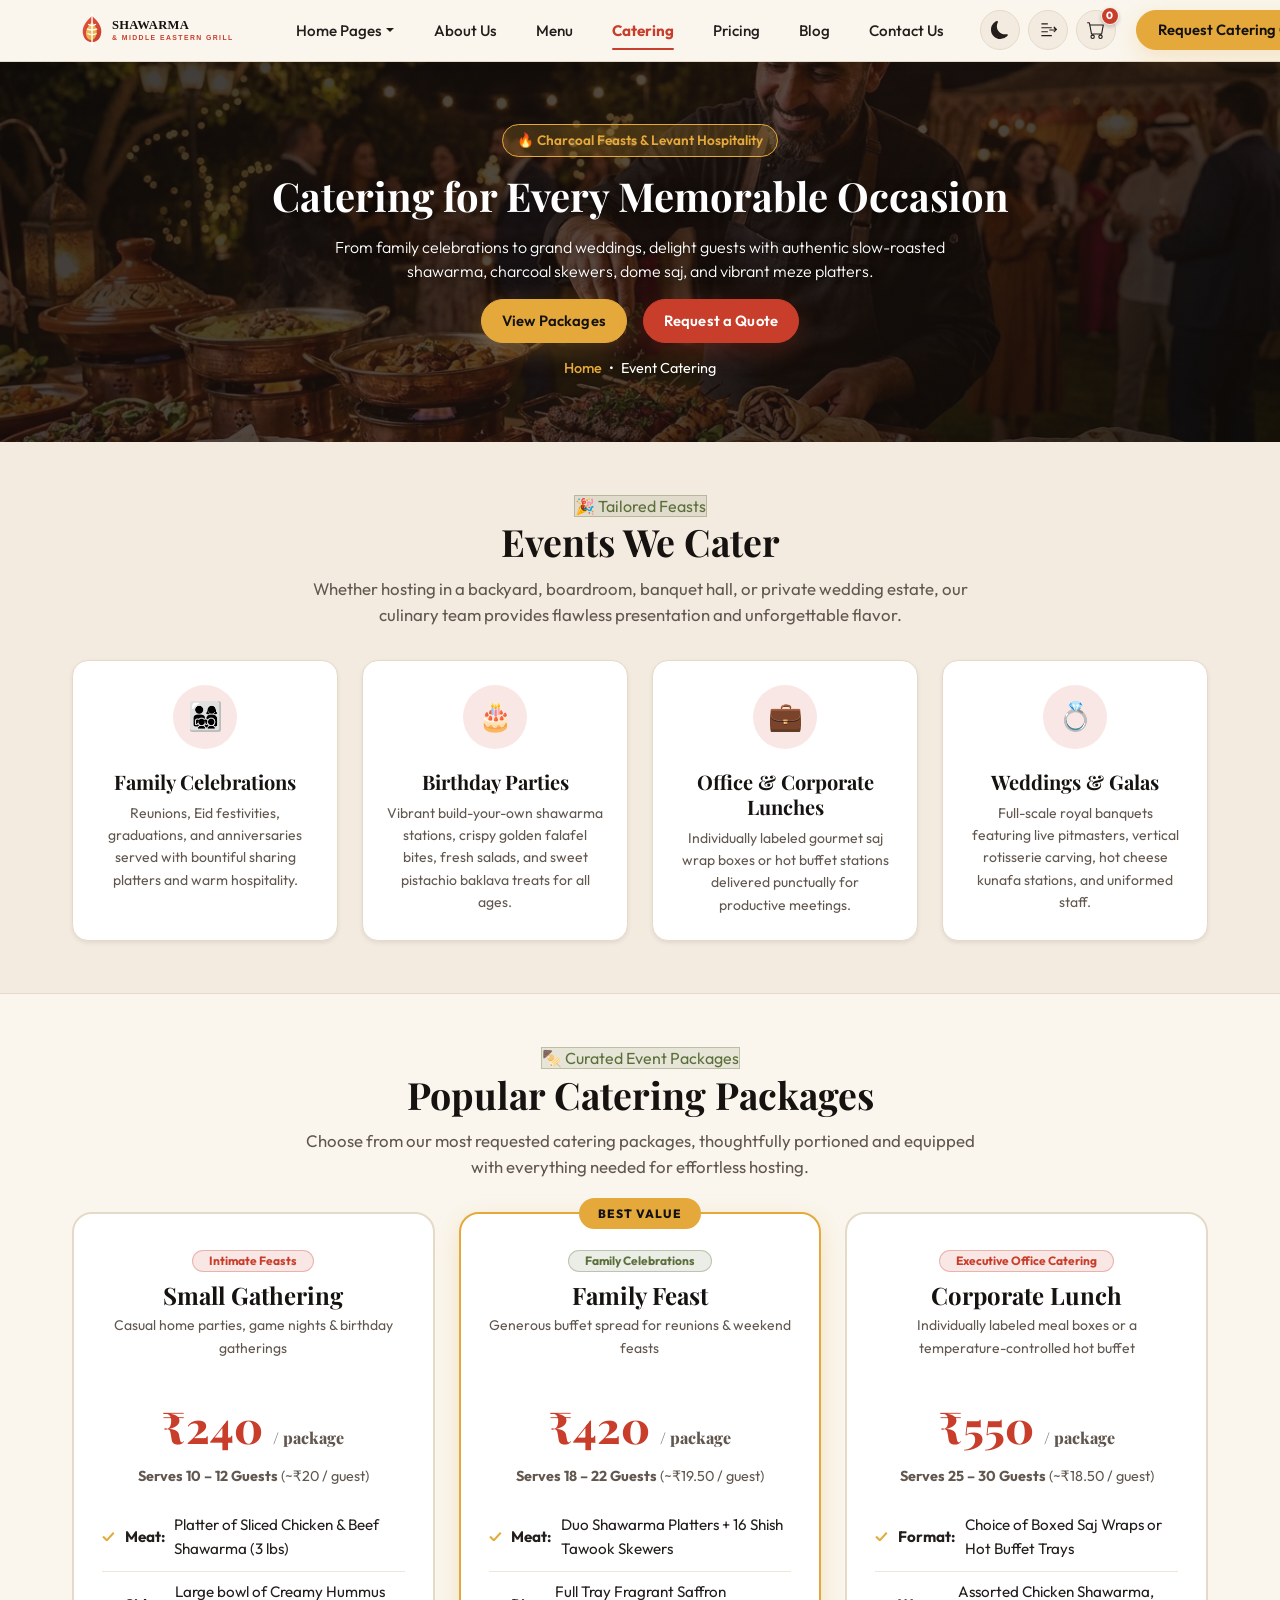
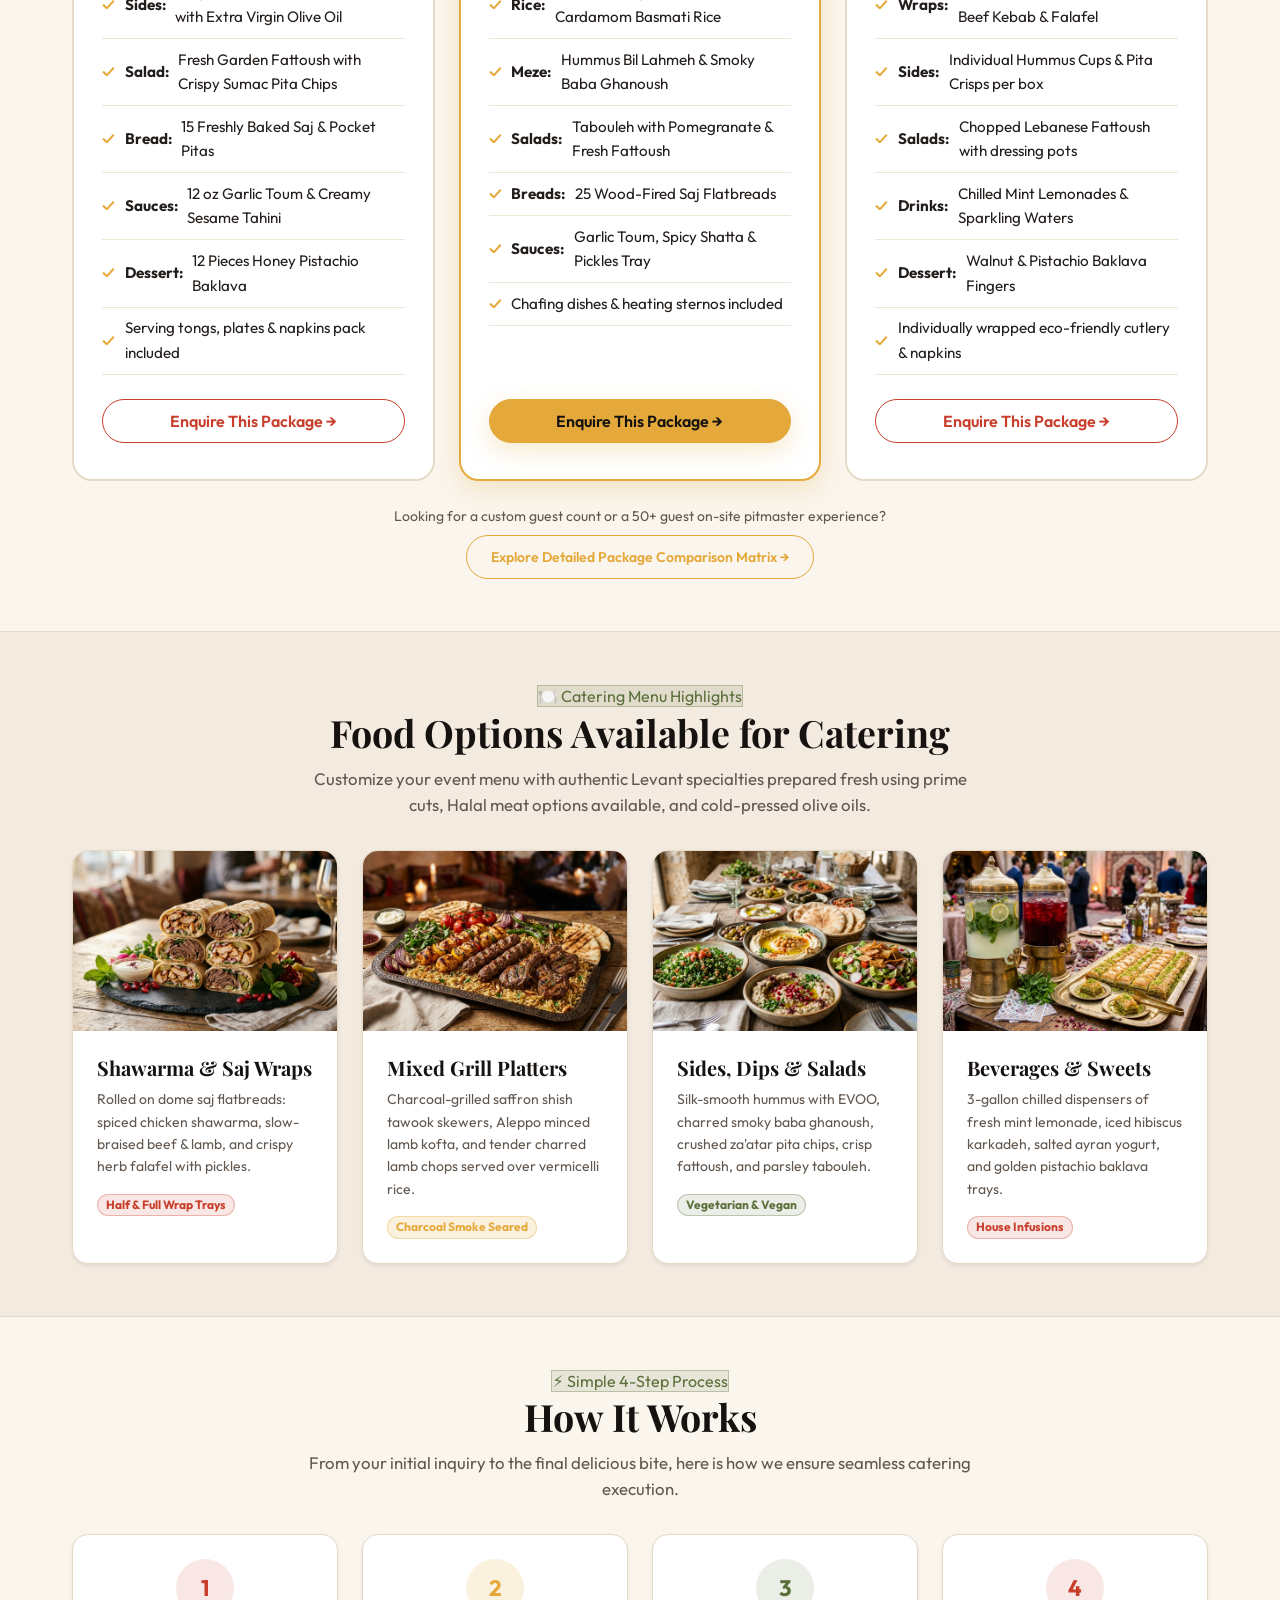
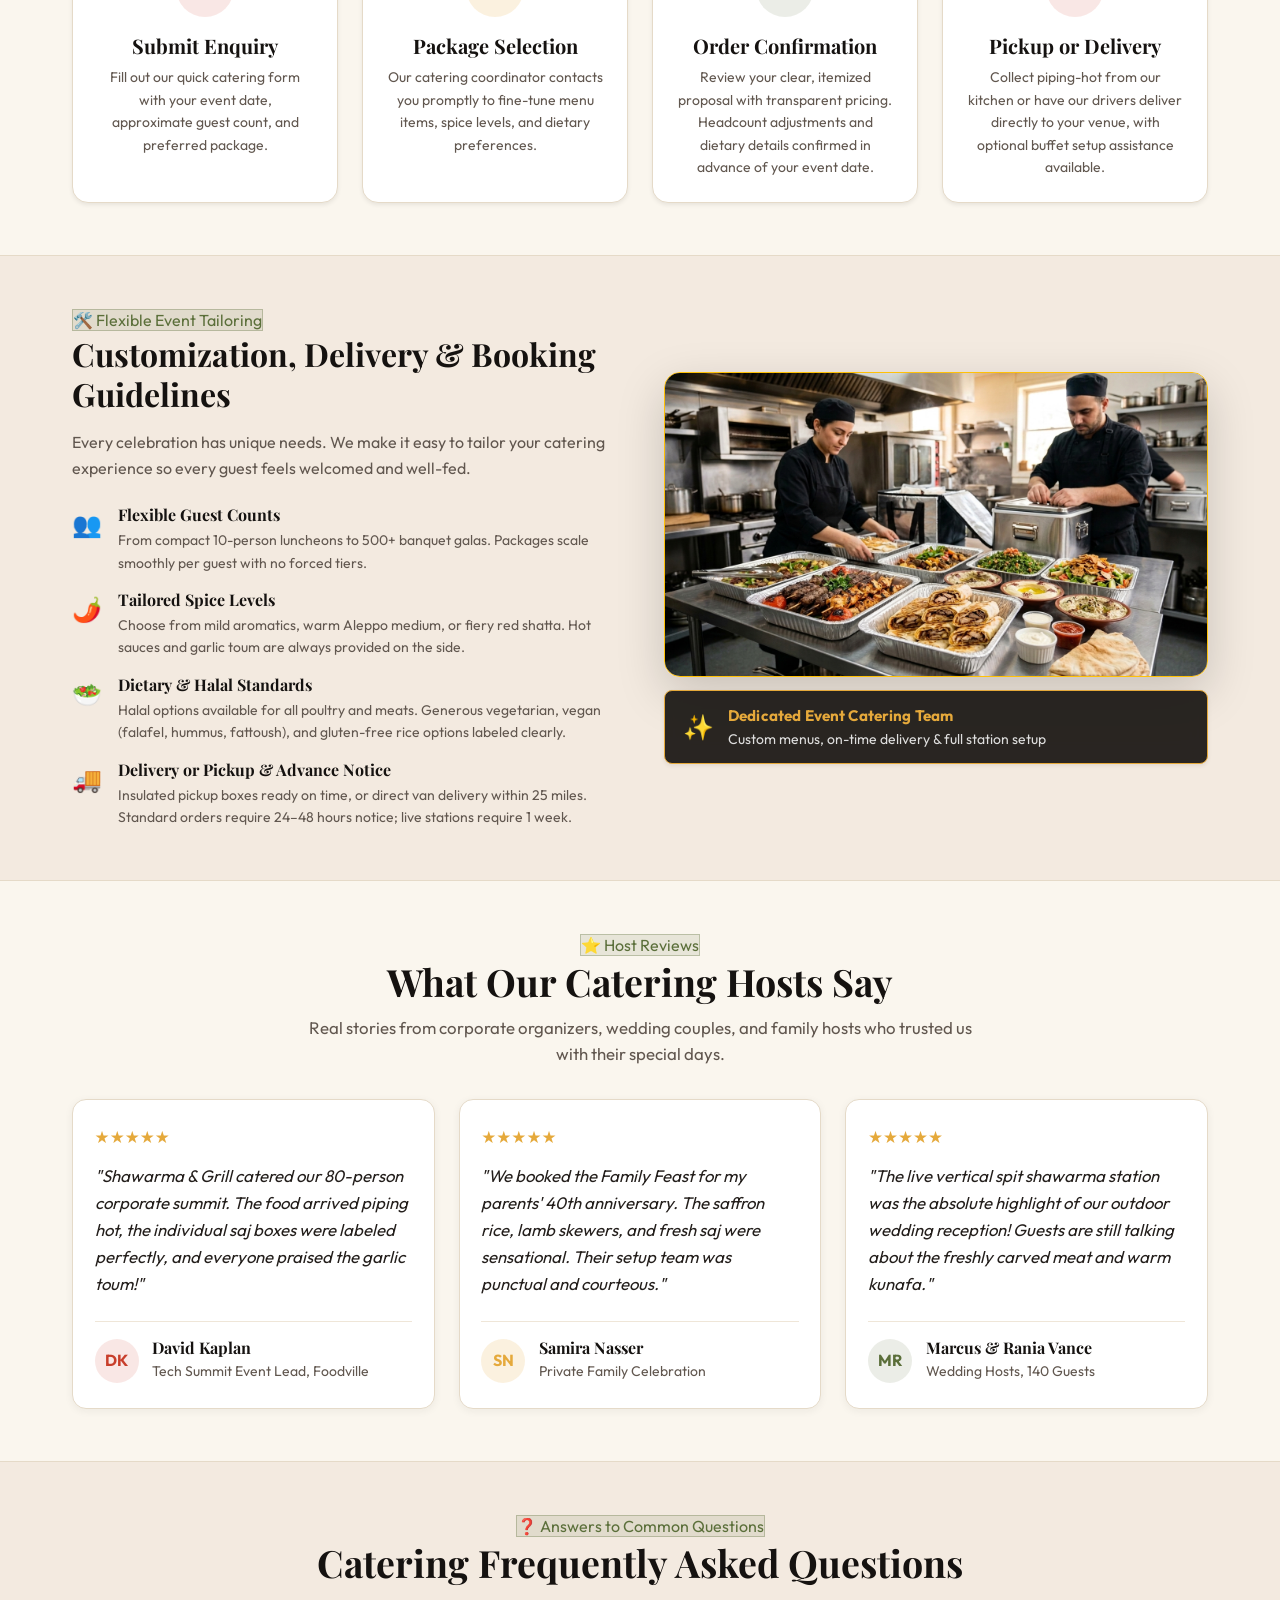
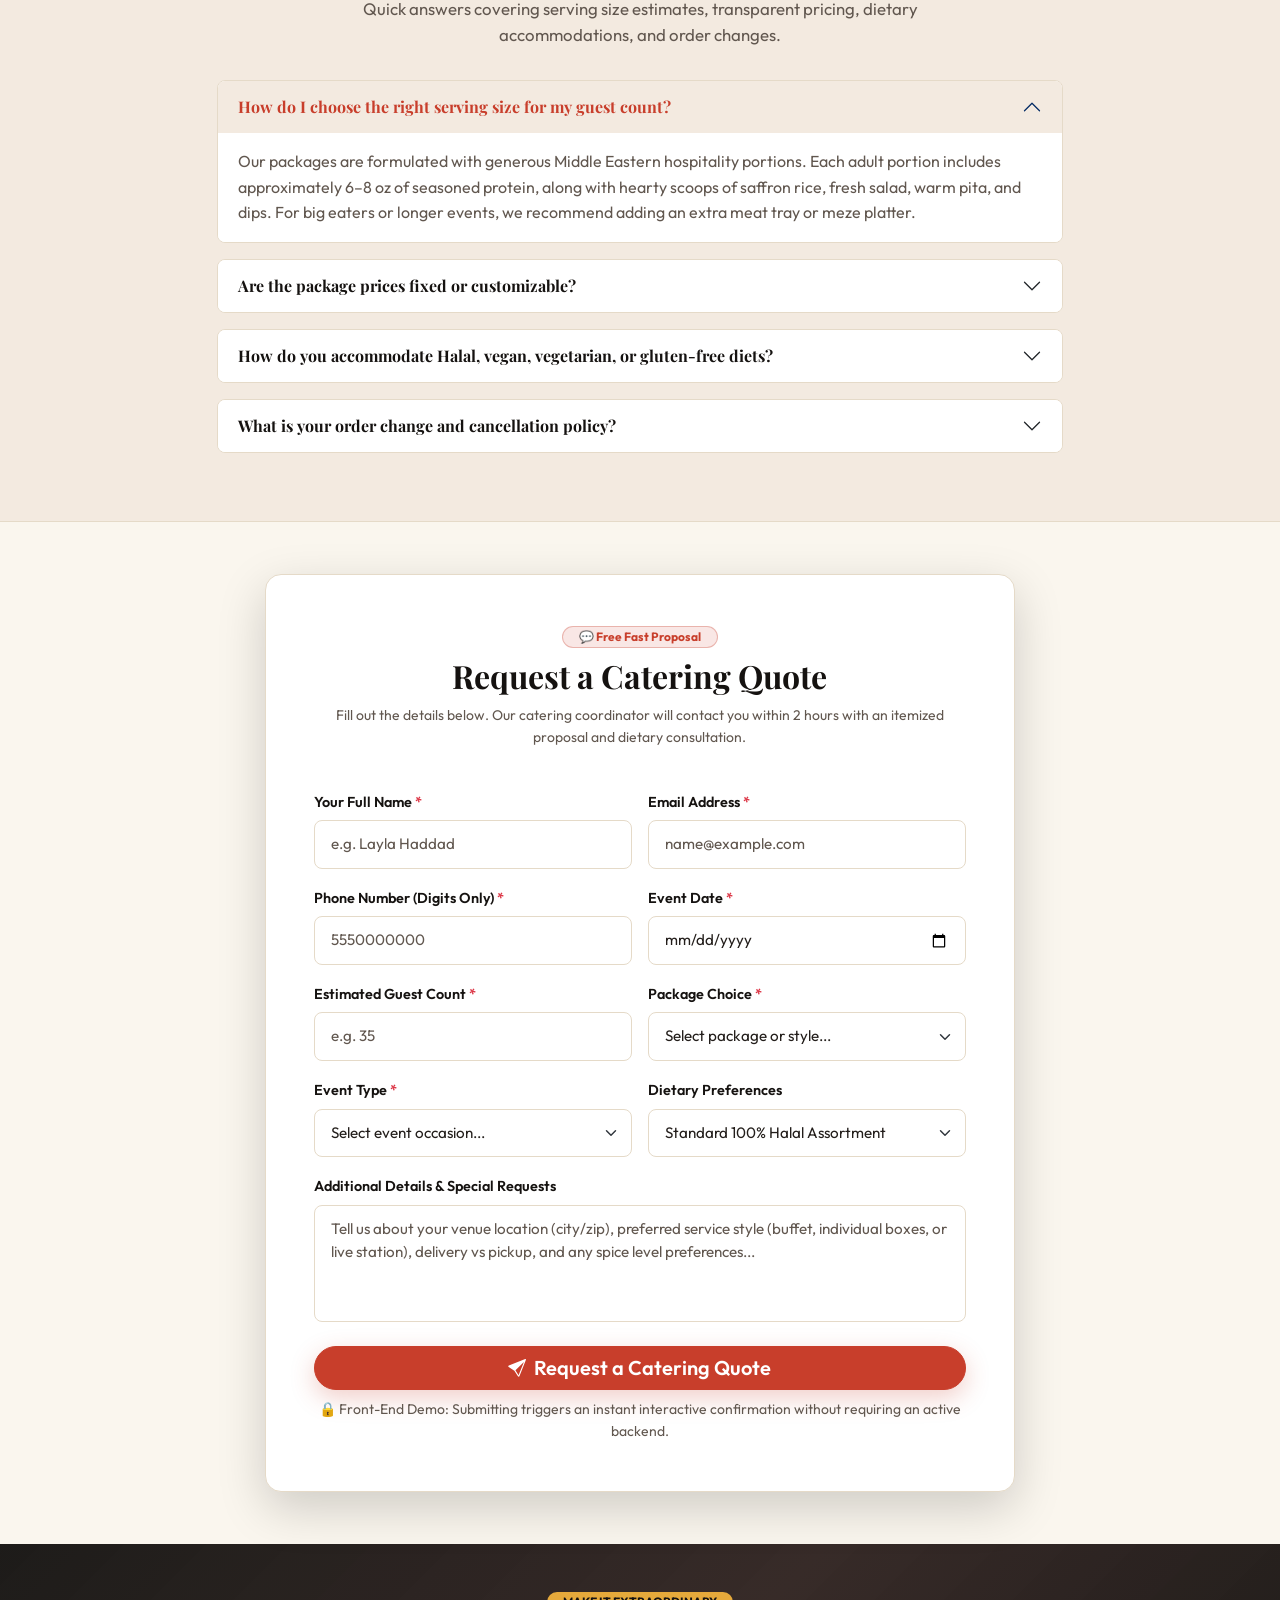
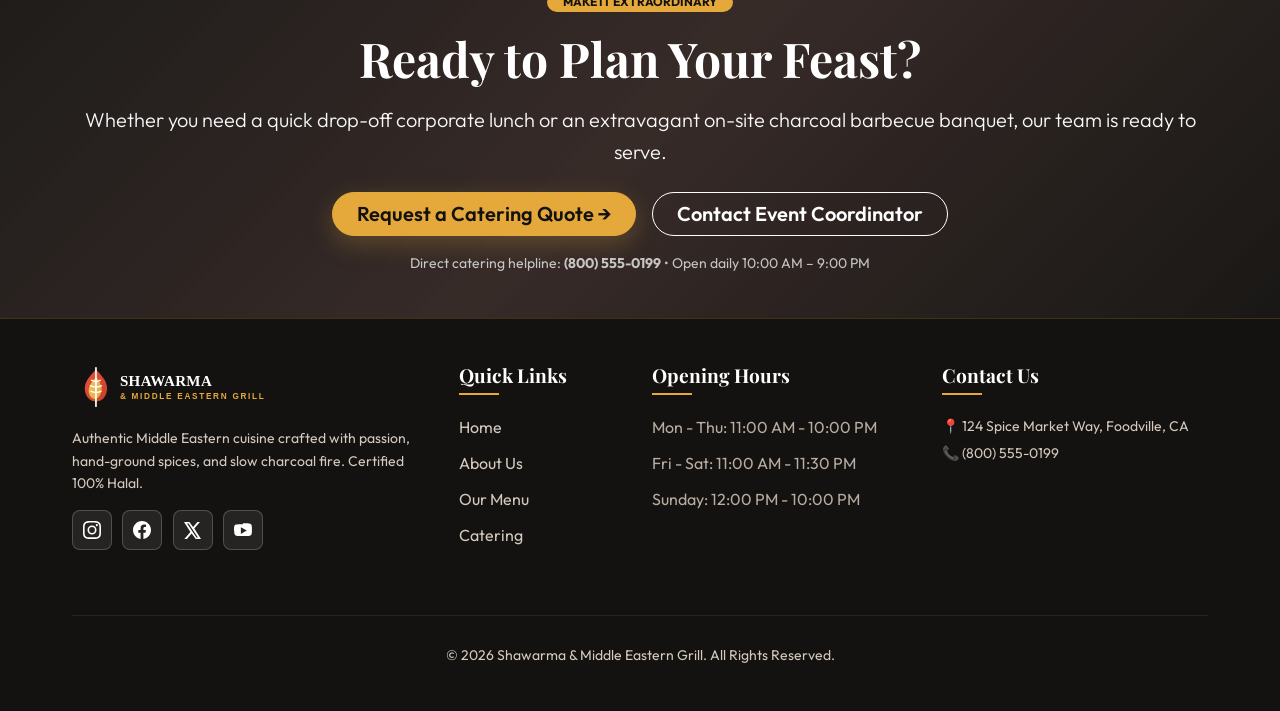
<file: catering.html>
<!DOCTYPE html>

<html lang="en" data-bs-theme="light" dir="ltr">

<head>

  <meta charset="UTF-8">
  <!-- Pre-render Theme & Direction Initializer (Flicker Prevention) -->
  <script>
    (function () {
      const savedTheme = localStorage.getItem('sg_theme') || (window.matchMedia('(prefers-color-scheme: dark)').matches ? 'dark' : 'light');
      document.documentElement.setAttribute('data-bs-theme', savedTheme);
      const savedDir = localStorage.getItem('sg_dir') || 'ltr';
      document.documentElement.setAttribute('dir', savedDir);
    })();
  </script>


  <meta name="viewport" content="width=device-width, initial-scale=1.0">

  <title>Event Catering &amp; Bulk Orders | Shawarma &amp; Middle Eastern Grill</title>

  <meta name="description" content="Plan unforgettable events with our authentic Levant catering: curated packages, live charcoal barbecue, custom shawarma platters, easy online quotes, and full delivery service.">

  <link rel="icon" type="image/svg+xml" href="assets/images/logo/favicon.svg">



  <!-- Fonts -->

  <link rel="preconnect" href="https://fonts.googleapis.com">

  <link rel="preconnect" href="https://fonts.gstatic.com" crossorigin>

  <link href="https://fonts.googleapis.com/css2?family=Outfit:wght@300;400;500;600;700;800&family=Playfair+Display:ital,wght@0,600;0,700;0,800;1,400&family=Tajawal:wght@400;500;700&display=swap" rel="stylesheet">



  <!-- Stylesheets -->

  <link rel="stylesheet" href="assets/css/bootstrap.min.css">

  <link rel="stylesheet" href="assets/css/style.css">

  <link rel="stylesheet" href="assets/css/responsive.css">

  <link rel="stylesheet" href="assets/css/rtl.css">

</head>

<body>



  <!-- Navigation Header -->

  <nav class="navbar navbar-expand-lg navbar-custom sticky-top">

    <div class="container">

      <a class="navbar-brand me-auto me-lg-3" href="index.html">

        <img src="assets/images/logo/logo-dark.svg" alt="Shawarma &amp; Middle Eastern Grill" class="navbar-brand-logo theme-logo-light" onerror="this.onerror=null; this.src='assets/images/logo/logo-dark.svg';">

      </a>



      <!-- Icon-Only Control Buttons & Action Group -->

      <div class="header-actions-group order-lg-last">

        <div class="header-icon-group">

          <!-- Theme Toggle Icon Button -->

          <button class="header-icon-btn theme-toggle-btn" aria-label="Switch to Dark Mode" title="Toggle dark/light theme">

            <span class="theme-icon">🌙</span>

          </button>



          <!-- RTL Icon Button -->

          <button class="header-icon-btn rtl-toggle-btn" aria-label="Switch to Right-to-Left (RTL) layout" title="Switch to RTL">

            <svg xmlns="http://www.w3.org/2000/svg" width="19" height="19" fill="currentColor" viewBox="0 0 16 16" aria-hidden="true" class="direction-icon">

              <path fill-rule="evenodd" d="M2 2.5a.5.5 0 0 1 .5-.5h5a.5.5 0 0 1 0 1h-5a.5.5 0 0 1-.5-.5zm0 3.5a.5.5 0 0 1 .5-.5h8.5a.5.5 0 0 1 0 1H2.5a.5.5 0 0 1-.5-.5zm0 3.5a.5.5 0 0 1 .5-.5h5a.5.5 0 0 1 0 1h-5a.5.5 0 0 1-.5-.5zm0 3.5a.5.5 0 0 1 .5-.5h8.5a.5.5 0 0 1 0 1H2.5a.5.5 0 0 1-.5-.5zm11.146-7.854a.5.5 0 0 1 .708 0l2 2a.5.5 0 0 1 0 .708l-2 2a.5.5 0 0 1-.708-.708L14.293 8.5H9.5a.5.5 0 0 1 0-1h4.793l-1.147-1.146a.5.5 0 0 1 0-.708z"/>

            </svg>

          </button>



          <!-- Cart Icon Button -->

          <a href="menu.html" class="header-icon-btn cart-btn" aria-label="View Shopping Cart (2 items)" title="Shopping Cart">

            <svg xmlns="http://www.w3.org/2000/svg" width="19" height="19" fill="currentColor" viewBox="0 0 16 16" aria-hidden="true">

              <path d="M0 1.5A.5.5 0 0 1 .5 1H2a.5.5 0 0 1 .485.379L2.89 3H14.5a.5.5 0 0 1 .491.592l-1.5 8A.5.5 0 0 1 13 12H4a.5.5 0 0 1-.491-.408L2.01 3.607 1.61 2H.5a.5.5 0 0 1-.5-.5zM3.102 4l1.313 7h8.17l1.313-7H3.102zM5 12a2 2 0 1 0 0 4 2 2 0 0 0 0-4zm7 0a2 2 0 1 0 0 4 2 2 0 0 0 0-4zm-7 1a1 1 0 1 1 0 2 1 1 0 0 1 0-2zm7 0a1 1 0 1 1 0 2 1 1 0 0 1 0-2z"/>

            </svg>

            <span class="cart-badge">2</span>

          </a>

        </div>



        <!-- Primary CTA Button -->

        <a href="#cateringFormSection" class="btn btn-gold d-none d-sm-inline-flex">Request Catering Quote</a>



        <!-- Mobile Toggler -->

        <button class="navbar-toggler ms-1" type="button" data-bs-toggle="collapse" data-bs-target="#mainNavbar" aria-controls="mainNavbar" aria-expanded="false" aria-label="Toggle navigation">

          <span class="navbar-toggler-icon"></span>

        </button>

      </div>



      <div class="collapse navbar-collapse" id="mainNavbar">

        <ul class="navbar-nav ms-lg-3 me-lg-0 mb-2 mb-lg-0">

          <li class="nav-item dropdown">

            <a class="nav-link dropdown-toggle" href="#" id="homeDropdown" role="button" data-bs-toggle="dropdown" aria-expanded="false">Home Pages</a>

            <ul class="dropdown-menu" aria-labelledby="homeDropdown">

              <li><a class="dropdown-item" href="index.html">Home 1 – Restaurant Landing</a></li>

              <li><a class="dropdown-item" href="home-catering.html">Home 2 – Grill &amp; Catering Landing</a></li>

            </ul>

          </li>

          <li class="nav-item"><a class="nav-link" href="about.html">About Us</a></li>

          <li class="nav-item"><a class="nav-link" href="menu.html">Menu</a></li>

          <li class="nav-item"><a class="nav-link active" href="catering.html">Catering</a></li>

          <li class="nav-item"><a class="nav-link" href="pricing.html">Pricing</a></li>

          <li class="nav-item"><a class="nav-link" href="blog.html">Blog</a></li>

          <li class="nav-item"><a class="nav-link" href="contact.html">Contact Us</a></li>

        </ul>

        <a href="#cateringFormSection" class="btn btn-gold d-sm-none w-100 mt-2">Request Catering Quote</a>

      </div>

    </div>

  </nav>



  <!-- Page Banner -->

  <section class="page-banner page-banner-catering" style="background-image: url('assets/images/banners/banner-catering.jpg'); background-position: center 45%; background-size: cover;">

    <div class="container">

      <div class="max-w-700 mx-auto text-center">

        <span class="hero-badge mb-3">🔥 Charcoal Feasts &amp; Levant Hospitality</span>

        <h1 class="display-4 font-heading text-white mb-3">Catering for Every Memorable Occasion</h1>

        <p class="lead text-light opacity-90 mb-4">From family celebrations to grand weddings, delight guests with authentic slow-roasted shawarma, charcoal skewers, dome saj, and vibrant meze platters.</p>

        <div class="d-flex flex-wrap justify-content-center gap-3">

          <a href="#cateringPackagesSection" class="btn btn-gold">View Packages</a>

          <a href="#cateringFormSection" class="btn btn-spice">Request a Quote</a>

        </div>

        <div class="breadcrumb-custom mt-4">

          <a href="index.html">Home</a> &bull; <span>Event Catering</span>

        </div>

      </div>

    </div>

  </section>



  <!-- Event Types Served Section -->

  <section class="py-5 bg-surface-alt border-bottom">

    <div class="container py-2">

      <div class="text-center mb-5 max-w-700 mx-auto">

        <span class="badge-olive mb-2">🎉 Tailored Feasts</span>

        <h2 class="section-title">Events We Cater</h2>

        <p class="section-desc">Whether hosting in a backyard, boardroom, banquet hall, or private wedding estate, our culinary team provides flawless presentation and unforgettable flavor.</p>

      </div>



      <div class="row g-4">

        <!-- Event 1: Family Celebrations -->

        <div class="col-md-6 col-lg-3">

          <div class="card p-4 border border-color rounded-4 bg-card h-100 shadow-sm text-center">

            <div class="feature-icon-box mx-auto">👨‍👩‍👧‍👦</div>

            <h4 class="font-heading fs-5 mb-2">Family Celebrations</h4>

            <p class="text-muted small mb-0">Reunions, Eid festivities, graduations, and anniversaries served with bountiful sharing platters and warm hospitality.</p>

          </div>

        </div>



        <!-- Event 2: Birthday Parties -->

        <div class="col-md-6 col-lg-3">

          <div class="card p-4 border border-color rounded-4 bg-card h-100 shadow-sm text-center">

            <div class="feature-icon-box mx-auto">🎂</div>

            <h4 class="font-heading fs-5 mb-2">Birthday Parties</h4>

            <p class="text-muted small mb-0">Vibrant build-your-own shawarma stations, crispy golden falafel bites, fresh salads, and sweet pistachio baklava treats for all ages.</p>

          </div>

        </div>



        <!-- Event 3: Corporate Lunches -->

        <div class="col-md-6 col-lg-3">

          <div class="card p-4 border border-color rounded-4 bg-card h-100 shadow-sm text-center">

            <div class="feature-icon-box mx-auto">💼</div>

            <h4 class="font-heading fs-5 mb-2">Office &amp; Corporate Lunches</h4>

            <p class="text-muted small mb-0">Individually labeled gourmet saj wrap boxes or hot buffet stations delivered punctually for productive meetings.</p>

          </div>

        </div>



        <!-- Event 4: Weddings & Large Galas -->

        <div class="col-md-6 col-lg-3">

          <div class="card p-4 border border-color rounded-4 bg-card h-100 shadow-sm text-center">

            <div class="feature-icon-box mx-auto">💍</div>

            <h4 class="font-heading fs-5 mb-2">Weddings &amp; Galas</h4>

            <p class="text-muted small mb-0">Full-scale royal banquets featuring live pitmasters, vertical rotisserie carving, hot cheese kunafa stations, and uniformed staff.</p>

          </div>

        </div>

      </div>

    </div>

  </section>



  <!-- Catering Packages Section -->

  <section id="cateringPackagesSection" class="py-5">

    <div class="container py-2">

      <div class="text-center mb-5 max-w-700 mx-auto">

        <span class="badge-olive mb-2">🍢 Curated Event Packages</span>

        <h2 class="section-title">Popular Catering Packages</h2>

        <p class="section-desc">Choose from our most requested catering packages, thoughtfully portioned and equipped with everything needed for effortless hosting.</p>

      </div>



      <div class="row g-4 mb-4">

        <!-- Package 1: Small Gathering -->

        <div class="col-lg-4 col-md-6">

          <div class="pricing-card h-100">

            <span class="badge bg-spice-subtle text-spice border border-spice-subtle rounded-pill align-self-center px-3 py-1 mb-2 small fw-bold">Intimate Feasts</span>

            <h3 class="font-heading mb-1 fs-4">Small Gathering</h3>

            <p class="text-muted small mb-3">Casual home parties, game nights &amp; birthday gatherings</p>

            <div class="pricing-price mb-1">₹240 <span class="fs-6 text-muted font-normal">/ package</span></div>

            <div class="pricing-subtitle mb-3"><strong>Serves 10 – 12 Guests</strong> (~₹20 / guest)</div>

            <ul class="pricing-features-list mb-4">

              <li><span class="icon-check">✓</span> <strong>Meat:</strong> Platter of Sliced Chicken &amp; Beef Shawarma (3 lbs)</li>

              <li><span class="icon-check">✓</span> <strong>Sides:</strong> Large bowl of Creamy Hummus with Extra Virgin Olive Oil</li>

              <li><span class="icon-check">✓</span> <strong>Salad:</strong> Fresh Garden Fattoush with Crispy Sumac Pita Chips</li>

              <li><span class="icon-check">✓</span> <strong>Bread:</strong> 15 Freshly Baked Saj &amp; Pocket Pitas</li>

              <li><span class="icon-check">✓</span> <strong>Sauces:</strong> 12 oz Garlic Toum &amp; Creamy Sesame Tahini</li>

              <li><span class="icon-check">✓</span> <strong>Dessert:</strong> 12 Pieces Honey Pistachio Baklava</li>

              <li><span class="icon-check">✓</span> Serving tongs, plates &amp; napkins pack included</li>

            </ul>

            <a href="#cateringFormSection" class="btn btn-outline-spice mt-auto w-100 package-select-btn" data-package="Small Gathering (10-12 Guests)">Enquire This Package &rarr;</a>

          </div>

        </div>



        <!-- Package 2: Family Feast -->

        <div class="col-lg-4 col-md-6">

          <div class="pricing-card featured h-100">

            <span class="pricing-featured-badge">Best Value</span>

            <span class="badge bg-olive-subtle text-olive border border-olive-subtle rounded-pill align-self-center px-3 py-1 mb-2 small fw-bold">Family Celebrations</span>

            <h3 class="font-heading mb-1 fs-4">Family Feast</h3>

            <p class="text-muted small mb-3">Generous buffet spread for reunions &amp; weekend feasts</p>

            <div class="pricing-price mb-1">₹420 <span class="fs-6 text-muted font-normal">/ package</span></div>

            <div class="pricing-subtitle mb-3"><strong>Serves 18 – 22 Guests</strong> (~₹19.50 / guest)</div>

            <ul class="pricing-features-list mb-4">

              <li><span class="icon-check">✓</span> <strong>Meat:</strong> Duo Shawarma Platters + 16 Shish Tawook Skewers</li>

              <li><span class="icon-check">✓</span> <strong>Rice:</strong> Full Tray Fragrant Saffron Cardamom Basmati Rice</li>

              <li><span class="icon-check">✓</span> <strong>Meze:</strong> Hummus Bil Lahmeh &amp; Smoky Baba Ghanoush</li>

              <li><span class="icon-check">✓</span> <strong>Salads:</strong> Tabouleh with Pomegranate &amp; Fresh Fattoush</li>

              <li><span class="icon-check">✓</span> <strong>Breads:</strong> 25 Wood-Fired Saj Flatbreads</li>

              <li><span class="icon-check">✓</span> <strong>Sauces:</strong> Garlic Toum, Spicy Shatta &amp; Pickles Tray</li>

              <li><span class="icon-check">✓</span> Chafing dishes &amp; heating sternos included</li>

            </ul>

            <a href="#cateringFormSection" class="btn btn-gold mt-auto w-100 package-select-btn" data-package="Family Feast (18-22 Guests)">Enquire This Package &rarr;</a>

          </div>

        </div>



        <!-- Package 3: Corporate Lunch -->

        <div class="col-lg-4 col-md-12">

          <div class="pricing-card h-100">

            <span class="badge bg-spice-subtle text-spice border border-spice-subtle rounded-pill align-self-center px-3 py-1 mb-2 small fw-bold">Executive Office Catering</span>

            <h3 class="font-heading mb-1 fs-4">Corporate Lunch</h3>

            <p class="text-muted small mb-3">Individually labeled meal boxes or a temperature-controlled hot buffet</p>

            <div class="pricing-price mb-1">₹550 <span class="fs-6 text-muted font-normal">/ package</span></div>

            <div class="pricing-subtitle mb-3"><strong>Serves 25 – 30 Guests</strong> (~₹18.50 / guest)</div>

            <ul class="pricing-features-list mb-4">

              <li><span class="icon-check">✓</span> <strong>Format:</strong> Choice of Boxed Saj Wraps or Hot Buffet Trays</li>

              <li><span class="icon-check">✓</span> <strong>Wraps:</strong> Assorted Chicken Shawarma, Beef Kebab &amp; Falafel</li>

              <li><span class="icon-check">✓</span> <strong>Sides:</strong> Individual Hummus Cups &amp; Pita Crisps per box</li>

              <li><span class="icon-check">✓</span> <strong>Salads:</strong> Chopped Lebanese Fattoush with dressing pots</li>

              <li><span class="icon-check">✓</span> <strong>Drinks:</strong> Chilled Mint Lemonades &amp; Sparkling Waters</li>

              <li><span class="icon-check">✓</span> <strong>Dessert:</strong> Walnut &amp; Pistachio Baklava Fingers</li>

              <li><span class="icon-check">✓</span> Individually wrapped eco-friendly cutlery &amp; napkins</li>

            </ul>

            <a href="#cateringFormSection" class="btn btn-outline-spice mt-auto w-100 package-select-btn" data-package="Corporate Lunch (25-30 Guests)">Enquire This Package &rarr;</a>

          </div>

        </div>

      </div>



      <div class="text-center">

        <p class="text-muted small mb-2">Looking for a custom guest count or a 50+ guest on-site pitmaster experience?</p>

        <a href="pricing.html" class="btn btn-outline-gold btn-sm">Explore Detailed Package Comparison Matrix &rarr;</a>

      </div>

    </div>

  </section>



  <!-- Food Options Section (Wraps, Platters, Sides, Dips, Drinks) -->

  <section class="py-5 bg-surface-alt border-top border-bottom">

    <div class="container py-2">

      <div class="text-center mb-5 max-w-700 mx-auto">

        <span class="badge-olive mb-2">🍽️ Catering Menu Highlights</span>

        <h2 class="section-title">Food Options Available for Catering</h2>

        <p class="section-desc">Customize your event menu with authentic Levant specialties prepared fresh using prime cuts, Halal meat options available, and cold-pressed olive oils.</p>

      </div>



      <div class="row g-4">

        <!-- Item 1: Shawarma Wraps -->

        <div class="col-md-6 col-lg-3">

          <div class="card h-100 border border-color rounded-4 overflow-hidden bg-card shadow-sm">

            <div style="height: 180px; overflow: hidden;">

              <img src="assets/images/catering/opt-shawarma-saj-wraps.jpg" alt="Artisanal Shawarma Saj Wraps" class="w-100 h-100 object-fit-cover" onerror="this.onerror=null; this.src='assets/images/food/menu-chicken-shawarma.svg';">

            </div>

            <div class="card-body p-4 d-flex flex-column">

              <h5 class="font-heading mb-2">Shawarma &amp; Saj Wraps</h5>

              <p class="text-muted small mb-3">Rolled on dome saj flatbreads: spiced chicken shawarma, slow-braised beef &amp; lamb, and crispy herb falafel with pickles.</p>

              <span class="badge bg-spice-subtle text-spice border border-spice-subtle rounded-pill align-self-start small">Half &amp; Full Wrap Trays</span>

            </div>

          </div>

        </div>



        <!-- Item 2: Mixed Grill Platters -->

        <div class="col-md-6 col-lg-3">

          <div class="card h-100 border border-color rounded-4 overflow-hidden bg-card shadow-sm">

            <div style="height: 180px; overflow: hidden;">

              <img src="assets/images/catering/opt-mixed-grill-platters.jpg" alt="Charcoal Mixed Grill Platters" class="w-100 h-100 object-fit-cover" onerror="this.onerror=null; this.src='assets/images/catering/catering-hero.svg';">

            </div>

            <div class="card-body p-4 d-flex flex-column">

              <h5 class="font-heading mb-2">Mixed Grill Platters</h5>

              <p class="text-muted small mb-3">Charcoal-grilled saffron shish tawook skewers, Aleppo minced lamb kofta, and tender charred lamb chops served over vermicelli rice.</p>

              <span class="badge bg-gold-subtle text-gold border border-gold-subtle rounded-pill align-self-start small">Charcoal Smoke Seared</span>

            </div>

          </div>

        </div>



        <!-- Item 3: Sides, Dips & Meze -->

        <div class="col-md-6 col-lg-3">

          <div class="card h-100 border border-color rounded-4 overflow-hidden bg-card shadow-sm">

            <div style="height: 180px; overflow: hidden;">

              <img src="assets/images/catering/opt-sides-dips-salads.jpg" alt="Cold Meze & Artisanal Dips" class="w-100 h-100 object-fit-cover" onerror="this.onerror=null; this.src='assets/images/food/menu-hummus.svg';">

            </div>

            <div class="card-body p-4 d-flex flex-column">

              <h5 class="font-heading mb-2">Sides, Dips &amp; Salads</h5>

              <p class="text-muted small mb-3">Silk-smooth hummus with EVOO, charred smoky baba ghanoush, crushed za'atar pita chips, crisp fattoush, and parsley tabouleh.</p>

              <span class="badge bg-olive-subtle text-olive border border-olive-subtle rounded-pill align-self-start small">Vegetarian &amp; Vegan</span>

            </div>

          </div>

        </div>



        <!-- Item 4: Desserts & Drinks -->

        <div class="col-md-6 col-lg-3">

          <div class="card h-100 border border-color rounded-4 overflow-hidden bg-card shadow-sm">

            <div style="height: 180px; overflow: hidden;">

              <img src="assets/images/catering/opt-beverages-sweets.jpg" alt="Middle Eastern Drinks & Desserts" class="w-100 h-100 object-fit-cover" onerror="this.onerror=null; this.src='assets/images/food/menu-kunafa.svg';">

            </div>

            <div class="card-body p-4 d-flex flex-column">

              <h5 class="font-heading mb-2">Beverages &amp; Sweets</h5>

              <p class="text-muted small mb-3">3-gallon chilled dispensers of fresh mint lemonade, iced hibiscus karkadeh, salted ayran yogurt, and golden pistachio baklava trays.</p>

              <span class="badge bg-spice-subtle text-spice border border-spice-subtle rounded-pill align-self-start small">House Infusions</span>

            </div>

          </div>

        </div>

      </div>

    </div>

  </section>



  <!-- How It Works Section -->

  <section class="py-5">

    <div class="container py-2">

      <div class="text-center mb-5 max-w-700 mx-auto">

        <span class="badge-olive mb-2">⚡ Simple 4-Step Process</span>

        <h2 class="section-title">How It Works</h2>

        <p class="section-desc">From your initial inquiry to the final delicious bite, here is how we ensure seamless catering execution.</p>

      </div>



      <div class="row g-4 text-center">

        <!-- Step 1 -->

        <div class="col-md-6 col-lg-3">

          <div class="card p-4 border border-color rounded-4 bg-surface h-100 shadow-sm">

            <div class="rounded-circle bg-spice-subtle text-spice fw-bold d-flex align-items-center justify-content-center mx-auto mb-3" style="width: 58px; height: 58px; font-size: 1.4rem;">

              1

            </div>

            <h5 class="font-heading mb-2">Submit Enquiry</h5>

            <p class="text-muted small mb-0">Fill out our quick catering form with your event date, approximate guest count, and preferred package.</p>

          </div>

        </div>



        <!-- Step 2 -->

        <div class="col-md-6 col-lg-3">

          <div class="card p-4 border border-color rounded-4 bg-surface h-100 shadow-sm">

            <div class="rounded-circle bg-gold-subtle text-gold fw-bold d-flex align-items-center justify-content-center mx-auto mb-3" style="width: 58px; height: 58px; font-size: 1.4rem;">

              2

            </div>

            <h5 class="font-heading mb-2">Package Selection</h5>

            <p class="text-muted small mb-0">Our catering coordinator contacts you promptly to fine-tune menu items, spice levels, and dietary preferences.</p>

          </div>

        </div>



        <!-- Step 3 -->

        <div class="col-md-6 col-lg-3">

          <div class="card p-4 border border-color rounded-4 bg-surface h-100 shadow-sm">

            <div class="rounded-circle bg-olive-subtle text-olive fw-bold d-flex align-items-center justify-content-center mx-auto mb-3" style="width: 58px; height: 58px; font-size: 1.4rem;">

              3

            </div>

            <h5 class="font-heading mb-2">Order Confirmation</h5>

            <p class="text-muted small mb-0">Review your clear, itemized proposal with transparent pricing. Headcount adjustments and dietary details confirmed in advance of your event date.</p>

          </div>

        </div>



        <!-- Step 4 -->

        <div class="col-md-6 col-lg-3">

          <div class="card p-4 border border-color rounded-4 bg-surface h-100 shadow-sm">

            <div class="rounded-circle bg-spice-subtle text-spice fw-bold d-flex align-items-center justify-content-center mx-auto mb-3" style="width: 58px; height: 58px; font-size: 1.4rem;">

              4

            </div>

            <h5 class="font-heading mb-2">Pickup or Delivery</h5>

            <p class="text-muted small mb-0">Collect piping-hot from our kitchen or have our drivers deliver directly to your venue, with optional buffet setup assistance available.</p>

          </div>

        </div>

      </div>

    </div>

  </section>



  <!-- Customization, Booking & Delivery Details Section -->

  <section class="py-5 bg-surface-alt border-top border-bottom">

    <div class="container py-2">

      <div class="row g-4 g-lg-5 align-items-center">

        <div class="col-lg-6">

          <span class="badge-olive mb-2">🛠️ Flexible Event Tailoring</span>

          <h2 class="font-heading mb-3">Customization, Delivery &amp; Booking Guidelines</h2>

          <p class="text-muted mb-4">Every celebration has unique needs. We make it easy to tailor your catering experience so every guest feels welcomed and well-fed.</p>

          

          <div class="d-flex flex-column gap-3">

            <div class="d-flex align-items-start gap-3">

              <span class="fs-4 text-spice">👥</span>

              <div>

                <h6 class="fw-bold mb-1">Flexible Guest Counts</h6>

                <p class="text-muted small mb-0">From compact 10-person luncheons to 500+ banquet galas. Packages scale smoothly per guest with no forced tiers.</p>

              </div>

            </div>



            <div class="d-flex align-items-start gap-3">

              <span class="fs-4 text-spice">🌶️</span>

              <div>

                <h6 class="fw-bold mb-1">Tailored Spice Levels</h6>

                <p class="text-muted small mb-0">Choose from mild aromatics, warm Aleppo medium, or fiery red shatta. Hot sauces and garlic toum are always provided on the side.</p>

              </div>

            </div>



            <div class="d-flex align-items-start gap-3">

              <span class="fs-4 text-spice">🥗</span>

              <div>

                <h6 class="fw-bold mb-1">Dietary &amp; Halal Standards</h6>

                <p class="text-muted small mb-0">Halal options available for all poultry and meats. Generous vegetarian, vegan (falafel, hummus, fattoush), and gluten-free rice options labeled clearly.</p>

              </div>

            </div>



            <div class="d-flex align-items-start gap-3">

              <span class="fs-4 text-spice">🚚</span>

              <div>

                <h6 class="fw-bold mb-1">Delivery or Pickup &amp; Advance Notice</h6>

                <p class="text-muted small mb-0">Insulated pickup boxes ready on time, or direct van delivery within 25 miles. Standard orders require 24–48 hours notice; live stations require 1 week.</p>

              </div>

            </div>

          </div>

        </div>



        <div class="col-lg-6">

          <div class="catering-guidelines-media-wrap">
            <img src="assets/images/catering/guidelines-catering-prep.jpg" alt="Catering Team Preparing Order for Delivery" class="img-fluid rounded-4 shadow-lg border border-warning section-feature-img" onerror="this.onerror=null; this.src='assets/images/catering/catering-hero.svg';">
            <div class="catering-team-card shadow-sm">
              <span class="catering-team-card-icon" aria-hidden="true">✨</span>
              <div class="catering-team-card-text">
                <strong class="d-block text-gold mb-1">Dedicated Event Catering Team</strong>
                <span class="text-light-subtle">Custom menus, on-time delivery &amp; full station setup</span>
              </div>
            </div>
          </div>

        </div>

      </div>

    </div>

  </section>



  <!-- Catering Testimonials & Social Proof -->

  <section class="py-5">

    <div class="container py-2">

      <div class="text-center mb-5 max-w-700 mx-auto">

        <span class="badge-olive mb-2">⭐ Host Reviews</span>

        <h2 class="section-title">What Our Catering Hosts Say</h2>

        <p class="section-desc">Real stories from corporate organizers, wedding couples, and family hosts who trusted us with their special days.</p>

      </div>



      <div class="row g-4">

        <!-- Review 1 -->

        <div class="col-md-4">

          <div class="testimonial-card">

            <div class="testimonial-stars">★★★★★</div>

            <p class="testimonial-quote">"Shawarma &amp; Grill catered our 80-person corporate summit. The food arrived piping hot, the individual saj boxes were labeled perfectly, and everyone praised the garlic toum!"</p>

            <div class="testimonial-author">

              <div class="rounded-circle bg-spice-subtle d-flex align-items-center justify-content-center fw-bold text-spice" style="width: 44px; height: 44px;">

                DK

              </div>

              <div>

                <h6 class="mb-0 fw-bold">David Kaplan</h6>

                <small class="text-muted">Tech Summit Event Lead, Foodville</small>

              </div>

            </div>

          </div>

        </div>



        <!-- Review 2 -->

        <div class="col-md-4">

          <div class="testimonial-card">

            <div class="testimonial-stars">★★★★★</div>

            <p class="testimonial-quote">"We booked the Family Feast for my parents' 40th anniversary. The saffron rice, lamb skewers, and fresh saj were sensational. Their setup team was punctual and courteous."</p>

            <div class="testimonial-author">

              <div class="rounded-circle bg-gold-subtle d-flex align-items-center justify-content-center fw-bold text-gold" style="width: 44px; height: 44px;">

                SN

              </div>

              <div>

                <h6 class="mb-0 fw-bold">Samira Nasser</h6>

                <small class="text-muted">Private Family Celebration</small>

              </div>

            </div>

          </div>

        </div>



        <!-- Review 3 -->

        <div class="col-md-4">

          <div class="testimonial-card">

            <div class="testimonial-stars">★★★★★</div>

            <p class="testimonial-quote">"The live vertical spit shawarma station was the absolute highlight of our outdoor wedding reception! Guests are still talking about the freshly carved meat and warm kunafa."</p>

            <div class="testimonial-author">

              <div class="rounded-circle bg-olive-subtle d-flex align-items-center justify-content-center fw-bold text-olive" style="width: 44px; height: 44px;">

                MR

              </div>

              <div>

                <h6 class="mb-0 fw-bold">Marcus &amp; Rania Vance</h6>

                <small class="text-muted">Wedding Hosts, 140 Guests</small>

              </div>

            </div>

          </div>

        </div>

      </div>

    </div>

  </section>



  <!-- Catering FAQ Section -->

  <section class="py-5 bg-surface-alt border-top border-bottom">

    <div class="container py-2">

      <div class="text-center mb-5 max-w-700 mx-auto">

        <span class="badge-olive mb-2">❓ Answers to Common Questions</span>

        <h2 class="section-title">Catering Frequently Asked Questions</h2>

        <p class="section-desc">Quick answers covering serving size estimates, transparent pricing, dietary accommodations, and order changes.</p>

      </div>



      <div class="row justify-content-center">

        <div class="col-lg-9">

          <div class="accordion" id="cateringFAQ">

            

            <div class="accordion-item border border-color rounded-3 mb-3 overflow-hidden bg-card">

              <h2 class="accordion-header" id="faqHeading1">

                <button class="accordion-button font-heading fw-bold" type="button" data-bs-toggle="collapse" data-bs-target="#faqCollapse1" aria-expanded="true" aria-controls="faqCollapse1">

                  How do I choose the right serving size for my guest count?

                </button>

              </h2>

              <div id="faqCollapse1" class="accordion-collapse collapse show" aria-labelledby="faqHeading1" data-bs-parent="#cateringFAQ">

                <div class="accordion-body text-muted">

                  Our packages are formulated with generous Middle Eastern hospitality portions. Each adult portion includes approximately 6–8 oz of seasoned protein, along with hearty scoops of saffron rice, fresh salad, warm pita, and dips. For big eaters or longer events, we recommend adding an extra meat tray or meze platter.

                </div>

              </div>

            </div>



            <div class="accordion-item border border-color rounded-3 mb-3 overflow-hidden bg-card">

              <h2 class="accordion-header" id="faqHeading2">

                <button class="accordion-button collapsed font-heading fw-bold" type="button" data-bs-toggle="collapse" data-bs-target="#faqCollapse2" aria-expanded="false" aria-controls="faqCollapse2">

                  Are the package prices fixed or customizable?

                </button>

              </h2>

              <div id="faqCollapse2" class="accordion-collapse collapse" aria-labelledby="faqHeading2" data-bs-parent="#cateringFAQ">

                <div class="accordion-body text-muted">

                  Our package prices serve as transparent starting points. You are welcome to swap proteins (e.g., all chicken or adding lamb kofta), substitute salads, or add dessert and drink stations. Our coordinator provides an itemized proposal reflecting your exact selections with zero hidden fees.

                </div>

              </div>

            </div>



            <div class="accordion-item border border-color rounded-3 mb-3 overflow-hidden bg-card">

              <h2 class="accordion-header" id="faqHeading3">

                <button class="accordion-button collapsed font-heading fw-bold" type="button" data-bs-toggle="collapse" data-bs-target="#faqCollapse3" aria-expanded="false" aria-controls="faqCollapse3">

                  How do you accommodate Halal, vegan, vegetarian, or gluten-free diets?

                </button>

              </h2>

              <div id="faqCollapse3" class="accordion-collapse collapse" aria-labelledby="faqHeading3" data-bs-parent="#cateringFAQ">

                <div class="accordion-body text-muted">

                  All poultry, beef, and lamb are 100% certified Halal. For vegetarian and vegan guests, we prepare dedicated falafel, hummus, baba ghanoush, and fattoush platters using dedicated utensils. Gluten-free guests can enjoy all rice bowls, grilled meats, and salads without bread crisps.

                </div>

              </div>

            </div>



            <div class="accordion-item border border-color rounded-3 mb-3 overflow-hidden bg-card">

              <h2 class="accordion-header" id="faqHeading4">

                <button class="accordion-button collapsed font-heading fw-bold" type="button" data-bs-toggle="collapse" data-bs-target="#faqCollapse4" aria-expanded="false" aria-controls="faqCollapse4">

                  What is your order change and cancellation policy?

                </button>

              </h2>

              <div id="faqCollapse4" class="accordion-collapse collapse" aria-labelledby="faqHeading4" data-bs-parent="#cateringFAQ">

                <div class="accordion-body text-muted">

                  Guest counts and menu tweaks can be updated up to 48 hours prior to delivery for standard buffet orders. For large banquets requiring live pitmaster setups, final details are locked 4 days prior. Cancellations made with at least 72 hours notice receive a full deposit refund.

                </div>

              </div>

            </div>



          </div>

        </div>

      </div>

    </div>

  </section>



  <!-- Catering Enquiry Form Section -->

  <section id="cateringFormSection" class="py-5">

    <div class="container py-2">

      <div class="row justify-content-center">

        <div class="col-lg-8">

          <div class="card p-4 p-md-5 border border-color shadow-lg rounded-4 bg-card" id="cateringFormCard">

            <div class="text-center mb-4">

              <span class="badge bg-spice-subtle text-spice border border-spice-subtle px-3 py-1 rounded-pill small font-medium mb-2 d-inline-block">💬 Free Fast Proposal</span>

              <h2 class="font-heading mb-2">Request a Catering Quote</h2>

              <p class="text-muted small">Fill out the details below. Our catering coordinator will contact you within 2 hours with an itemized proposal and dietary consultation.</p>

            </div>



            <!-- Front-End Confirmation Alert -->

            <div id="cateringSuccessAlert" class="form-alert-success" role="alert" style="display: none;">

              <div class="d-flex align-items-start gap-3">

                <span class="fs-2 text-success lh-1">✓</span>

                <div>

                  <h5 class="fw-bold mb-1 text-success">Catering Quote Request Received!</h5>

                  <p class="mb-0 text-success small">Thank you! Your catering enquiry has been received. Our event coordinator will review your menu selections and send a customized proposal within 2 hours.</p>

                </div>

              </div>

            </div>



            <form id="cateringForm" novalidate>

              <div class="row g-3">

                <!-- Name -->

                <div class="col-md-6">

                  <label for="catName" class="form-label-custom">Your Full Name <span class="text-danger">*</span></label>

                  <input type="text" class="form-control form-control-custom name-input" id="catName" name="name" required placeholder="e.g. Layla Haddad" autocomplete="name">

                  <div class="invalid-feedback-custom" id="catNameFeedback">Please enter a valid name using letters and spaces only.</div>

                </div>



                <!-- Email -->

                <div class="col-md-6">

                  <label for="catEmail" class="form-label-custom">Email Address <span class="text-danger">*</span></label>

                  <input type="email" class="form-control form-control-custom" id="catEmail" name="email" required placeholder="name@example.com" autocomplete="email">

                  <div class="invalid-feedback-custom">Please enter a valid email address.</div>

                </div>



                <!-- Phone -->

                <div class="col-md-6">

                  <label for="catPhone" class="form-label-custom">Phone Number (Digits Only) <span class="text-danger">*</span></label>

                  <input type="tel" class="form-control form-control-custom phone-input" id="catPhone" name="phone" inputmode="numeric" pattern="[0-9]+" required placeholder="5550000000" autocomplete="tel">

                  <div class="invalid-feedback-custom">Please enter a valid phone number with digits only (no letters or special characters).</div>

                </div>



                <!-- Event Date -->

                <div class="col-md-6">

                  <label for="catDate" class="form-label-custom">Event Date <span class="text-danger">*</span></label>

                  <input type="date" class="form-control form-control-custom" id="catDate" name="event_date" required>

                  <div class="invalid-feedback-custom">Please select your requested event date.</div>

                </div>



                <!-- Guest Count -->

                <div class="col-md-6">

                  <label for="catGuests" class="form-label-custom">Estimated Guest Count <span class="text-danger">*</span></label>

                  <input type="number" class="form-control form-control-custom" id="catGuests" name="guest_count" min="5" max="1000" required placeholder="e.g. 35">

                  <div class="invalid-feedback-custom">Please specify your estimated guest count (minimum 5).</div>

                </div>



                <!-- Package Choice -->

                <div class="col-md-6">

                  <label for="catPackage" class="form-label-custom">Package Choice <span class="text-danger">*</span></label>

                  <select class="form-select form-control-custom" id="catPackage" name="package" required>

                    <option value="">Select package or style...</option>

                    <option value="Small Gathering (10-12 Guests)">Small Gathering Pack (10 – 12 Guests)</option>

                    <option value="Family Feast (18-22 Guests)">Family Feast Buffet (18 – 22 Guests)</option>

                    <option value="Corporate Lunch (25-30 Guests)">Corporate Lunch Boxes (25 – 30 Guests)</option>

                    <option value="Grand Live Banquet (50+ Guests)">Grand Live Banquet &amp; Rotisserie (50+ Guests)</option>

                    <option value="Custom A La Carte Platter">Custom / A La Carte Platter Selection</option>

                  </select>

                  <div class="invalid-feedback-custom">Please select your preferred package or catering format.</div>

                </div>



                <!-- Event Type -->

                <div class="col-md-6">

                  <label for="catEventType" class="form-label-custom">Event Type <span class="text-danger">*</span></label>

                  <select class="form-select form-control-custom" id="catEventType" name="event_type" required>

                    <option value="">Select event occasion...</option>

                    <option value="Family Celebration">Family Celebration / Reunion</option>

                    <option value="Birthday Party">Birthday Party</option>

                    <option value="Corporate Luncheon">Office / Corporate Luncheon</option>

                    <option value="Wedding Banquet">Wedding Reception / Gala</option>

                    <option value="Holiday Celebration">Holiday / Eid Celebration</option>

                    <option value="Other">Other Event</option>

                  </select>

                  <div class="invalid-feedback-custom">Please select the event occasion.</div>

                </div>



                <!-- Dietary Needs -->

                <div class="col-md-6">

                  <label for="catDietary" class="form-label-custom">Dietary Preferences</label>

                  <select class="form-select form-control-custom" id="catDietary" name="dietary">

                    <option value="Standard Halal">Standard 100% Halal Assortment</option>

                    <option value="Halal + Vegan/Vegetarian Options">Halal + Vegan/Vegetarian Options</option>

                    <option value="Halal + Gluten-Free Accommodations">Halal + Gluten-Free Accommodations</option>

                    <option value="Allergy Specific">Specific Allergies (Mention in Notes)</option>

                  </select>

                </div>



                <!-- Message -->

                <div class="col-12">

                  <label for="catMessage" class="form-label-custom">Additional Details &amp; Special Requests</label>

                  <textarea class="form-control form-control-custom" id="catMessage" name="message" rows="4" placeholder="Tell us about your venue location (city/zip), preferred service style (buffet, individual boxes, or live station), delivery vs pickup, and any spice level preferences..."></textarea>

                </div>



                <!-- Submit Button -->

                <div class="col-12 mt-4">

                  <button type="submit" id="catSubmitBtn" class="btn btn-spice w-100 btn-lg py-3 font-medium d-flex align-items-center justify-content-center gap-2">

                    <svg xmlns="http://www.w3.org/2000/svg" width="18" height="18" fill="currentColor" viewBox="0 0 16 16" aria-hidden="true">

                      <path d="M15.854.146a.5.5 0 0 1 .11.54l-5.819 14.547a.75.75 0 0 1-1.329.124l-3.178-4.995L.643 7.184a.75.75 0 0 1 .124-1.33L15.314.037a.5.5 0 0 1 .54.11ZM6.636 10.07l2.761 4.338L14.13 2.576 6.636 10.07Zm-.78-.78L1.59 6.53l11.832-4.733L5.856 9.29Z"/>

                    </svg>

                    Request a Catering Quote

                  </button>

                  <p class="text-muted small text-center mt-2 mb-0">🔒 Front-End Demo: Submitting triggers an instant interactive confirmation without requiring an active backend.</p>

                </div>

              </div>

            </form>

          </div>

        </div>

      </div>

    </div>

  </section>



  <!-- Prominent Call to Action Banner -->

  <section class="py-5" style="background: linear-gradient(135deg, rgba(20, 18, 17, 0.96) 0%, rgba(38, 26, 23, 0.92) 50%, rgba(18, 16, 15, 0.97) 100%), url('https://images.unsplash.com/photo-1555244162-803834f70033?auto=format&fit=crop&w=1600&q=80') center/cover no-repeat;">

    <div class="container py-4 text-center text-white">

      <div class="max-w-700 mx-auto">

        <span class="badge bg-gold text-dark px-3 py-1 rounded-pill fw-bold text-uppercase mb-3" style="background-color: var(--brand-gold);">Make It Extraordinary</span>

        <h2 class="display-5 font-heading text-white mb-3">Ready to Plan Your Feast?</h2>

        <p class="lead text-light opacity-90 mb-4">

          Whether you need a quick drop-off corporate lunch or an extravagant on-site charcoal barbecue banquet, our team is ready to serve.

        </p>

        <div class="d-flex flex-wrap justify-content-center gap-3">

          <a href="#cateringFormSection" class="btn btn-gold btn-lg px-4 py-3">Request a Catering Quote &rarr;</a>

          <a href="contact.html" class="btn btn-outline-gold text-white border-white btn-lg px-4 py-3">Contact Event Coordinator</a>

        </div>

        <p class="small text-light opacity-75 mt-3 mb-0">Direct catering helpline: <strong>(800) 555-0199</strong> &bull; Open daily 10:00 AM – 9:00 PM</p>

      </div>

    </div>

  </section>



  <!-- Footer -->

  <footer class="site-footer">

    <div class="container">

      <div class="row g-4">

        <div class="col-lg-4">

          <img src="assets/images/logo/logo-light.svg" alt="Shawarma &amp; Grill Logo" class="mb-3" style="height: 48px;" onerror="this.onerror=null; this.src='assets/images/logo/logo-light.svg';">

          <p class="small">Authentic Middle Eastern cuisine crafted with passion, hand-ground spices, and slow charcoal fire. Certified 100% Halal.</p>

          <div class="footer-social-links mt-3">

            <a href="https://instagram.com/shawarmagrill" target="_blank" rel="noopener noreferrer" class="social-icon-btn" aria-label="Follow us on Instagram" title="Instagram">

              <svg xmlns="http://www.w3.org/2000/svg" width="18" height="18" fill="currentColor" viewBox="0 0 16 16" aria-hidden="true">

                <path d="M8 0C5.829 0 5.556.01 4.703.048 3.85.088 3.269.222 2.76.42a3.917 3.917 0 0 0-1.417.923A3.927 3.927 0 0 0 .42 2.76C.222 3.268.087 3.85.048 4.7.01 5.555 0 5.827 0 8.001c0 2.172.01 2.444.048 3.297.04.852.174 1.433.372 1.942.205.526.478.972.923 1.417.444.445.89.719 1.416.923.51.198 1.09.333 1.942.372C5.555 15.99 5.827 16 8 16s2.444-.01 3.298-.048c.851-.04 1.434-.174 1.943-.372a3.916 3.916 0 0 0 1.416-.923c.445-.445.718-.891.923-1.417.197-.509.332-1.09.372-1.942C15.99 10.445 16 10.173 16 8s-.01-2.445-.048-3.299c-.04-.851-.175-1.433-.372-1.941a3.926 3.926 0 0 0-.923-1.417A3.911 3.911 0 0 0 13.24.42c-.51-.198-1.092-.333-1.944-.372C10.443.01 10.172 0 7.998 0h.003zm-.717 1.442h.718c2.136 0 2.389.007 3.232.046.78.035 1.204.166 1.486.275.373.145.64.319.92.599.28.28.453.546.598.92.11.281.24.705.275 1.485.039.843.047 1.096.047 3.231s-.008 2.389-.047 3.232c-.035.78-.166 1.203-.275 1.485a2.47 2.47 0 0 1-.599.919c-.28.28-.546.453-.92.598-.28.11-.704.24-1.485.276-.843.038-1.096.047-3.232.047s-2.39-.009-3.233-.047c-.78-.036-1.203-.166-1.485-.276a2.478 2.478 0 0 1-.92-.598 2.48 2.48 0 0 1-.6-.92c-.109-.281-.24-.705-.275-1.485-.038-.843-.046-1.096-.046-3.233 0-2.136.008-2.388.046-3.231.036-.78.166-1.204.276-1.486.145-.373.319-.64.599-.92.28-.28.546-.453.92-.598.282-.11.705-.24 1.485-.276.738-.034 1.024-.044 2.515-.045v.002zm4.988 1.328a.96.96 0 1 0 0 1.92.96.96 0 0 0 0-1.92zm-4.271 1.229a4.008 4.008 0 1 0 0 8.016 4.008 4.008 0 0 0 0-8.016zm0 1.442a2.566 2.566 0 1 1 0 5.132 2.566 2.566 0 0 1 0-5.132z"/>

              </svg>

            </a>

            <a href="https://facebook.com/shawarmagrill" target="_blank" rel="noopener noreferrer" class="social-icon-btn" aria-label="Follow us on Facebook" title="Facebook">

              <svg xmlns="http://www.w3.org/2000/svg" width="18" height="18" fill="currentColor" viewBox="0 0 16 16" aria-hidden="true">

                <path d="M16 8.049c0-4.446-3.582-8.05-8-8.05C3.58 0-.002 3.603-.002 8.05c0 4.017 2.926 7.347 6.75 7.951v-5.625h-2.03V8.05H6.75V6.275c0-2.017 1.195-3.131 3.022-3.131.876 0 1.791.157 1.791.157v1.98h-1.009c-.993 0-1.303.621-1.303 1.258v1.51h2.218l-.354 2.326H9.25V16c3.824-.604 6.75-3.934 6.75-7.951z"/>

              </svg>

            </a>

            <a href="https://x.com/shawarmagrill" target="_blank" rel="noopener noreferrer" class="social-icon-btn" aria-label="Follow us on X (Twitter)" title="X (Twitter)">

              <svg xmlns="http://www.w3.org/2000/svg" width="17" height="17" fill="currentColor" viewBox="0 0 16 16" aria-hidden="true">

                <path d="M12.6 0h2.454l-5.36 6.126L16 16h-4.937l-3.867-5.07-4.425 5.07H.316l5.733-6.554L0 0h5.063l3.495 4.633L12.601 0zm-.86 14.538h1.36L4.323 1.394H2.864l8.876 13.144z"/>

              </svg>

            </a>

            <a href="https://youtube.com/@shawarmagrill" target="_blank" rel="noopener noreferrer" class="social-icon-btn" aria-label="Subscribe to our YouTube channel" title="YouTube">

              <svg xmlns="http://www.w3.org/2000/svg" width="18" height="18" fill="currentColor" viewBox="0 0 16 16" aria-hidden="true">

                <path d="M8.051 1.999h.089c.822.003 4.987.033 6.11.335a2.01 2.01 0 0 1 1.415 1.42c.101.38.172.883.22 1.402l.01.104.022 1.082.006.544c0 .272.002.544.002.816s-.002.544-.002.816l-.006.544-.022 1.082-.01.104c-.048.519-.119 1.023-.22 1.402a2.007 2.007 0 0 1-1.415 1.42c-1.123.302-5.288.332-6.11.335h-.163c-.822-.003-4.987-.033-6.11-.335a2.01 2.01 0 0 1-1.415-1.42c-.101-.38-.172-.883-.22-1.402l-.01-.104-.022-1.082-.006-.544C0 9.073 0 8.801 0 8.529s.002-.544.002-.816l.006-.544.022-1.082.01-.104c.048-.519.119-1.023.22-1.402a2.007 2.007 0 0 1 1.415-1.42c1.123-.302 5.288-.332 6.11-.335zM6.1 5.485v6.03l5.228-3.015L6.1 5.485z"/>

              </svg>

            </a>

          </div>

        </div>

        <div class="col-sm-6 col-lg-2">

          <h5>Quick Links</h5>

          <ul class="footer-links">

            <li><a href="index.html">Home</a></li>

            <li><a href="about.html">About Us</a></li>

            <li><a href="menu.html">Our Menu</a></li>

            <li><a href="catering.html">Catering</a></li>

          </ul>

        </div>

        <div class="col-sm-6 col-lg-3">

          <h5>Opening Hours</h5>

          <ul class="footer-links">

            <li>Mon - Thu: 11:00 AM - 10:00 PM</li>

            <li>Fri - Sat: 11:00 AM - 11:30 PM</li>

            <li>Sunday: 12:00 PM - 10:00 PM</li>

          </ul>

        </div>

        <div class="col-lg-3">

          <h5>Contact Us</h5>

          <p class="small mb-1">📍 124 Spice Market Way, Foodville, CA</p>

          <p class="small mb-1">📞 (800) 555-0199</p>

        </div>

      </div>

      <div class="footer-bottom">

        <p class="mb-0">&copy; 2026 Shawarma &amp; Middle Eastern Grill. All Rights Reserved.</p>

      </div>

    </div>

  </footer>



  <!-- Scripts -->

  <script src="assets/js/bootstrap.bundle.min.js"></script>

  <script src="assets/js/main.js"></script>

  <script src="assets/js/form-validation.js"></script>

  <script src="assets/js/cart.js"></script>

  

  <!-- Interactive Package Selection Script -->

  <script>

    document.addEventListener('DOMContentLoaded', function () {

      const packageButtons = document.querySelectorAll('.package-select-btn');

      const packageSelect = document.getElementById('catPackage');

      const formSection = document.getElementById('cateringFormSection');



      packageButtons.forEach(btn => {

        btn.addEventListener('click', function (e) {

          const pkg = this.getAttribute('data-package');

          if (packageSelect && pkg) {

            packageSelect.value = pkg;

          }

        });

      });

    });

  </script>



  <!-- Back to Top Button -->

  <button id="backToTopBtn" class="back-to-top-btn" aria-label="Back to top" title="Back to top">

    <svg xmlns="http://www.w3.org/2000/svg" width="20" height="20" fill="currentColor" viewBox="0 0 16 16" aria-hidden="true">

      <path fill-rule="evenodd" d="M8 12a.5.5 0 0 0 .5-.5V5.707l2.146 2.147a.5.5 0 0 0 .708-.708l-3-3a.5.5 0 0 0-.708 0l-3 3a.5.5 0 1 0 .708.708L7.5 5.707V11.5a.5.5 0 0 0 .5.5z"/>

    </svg>

  </button>

</body>

</html>
</file>
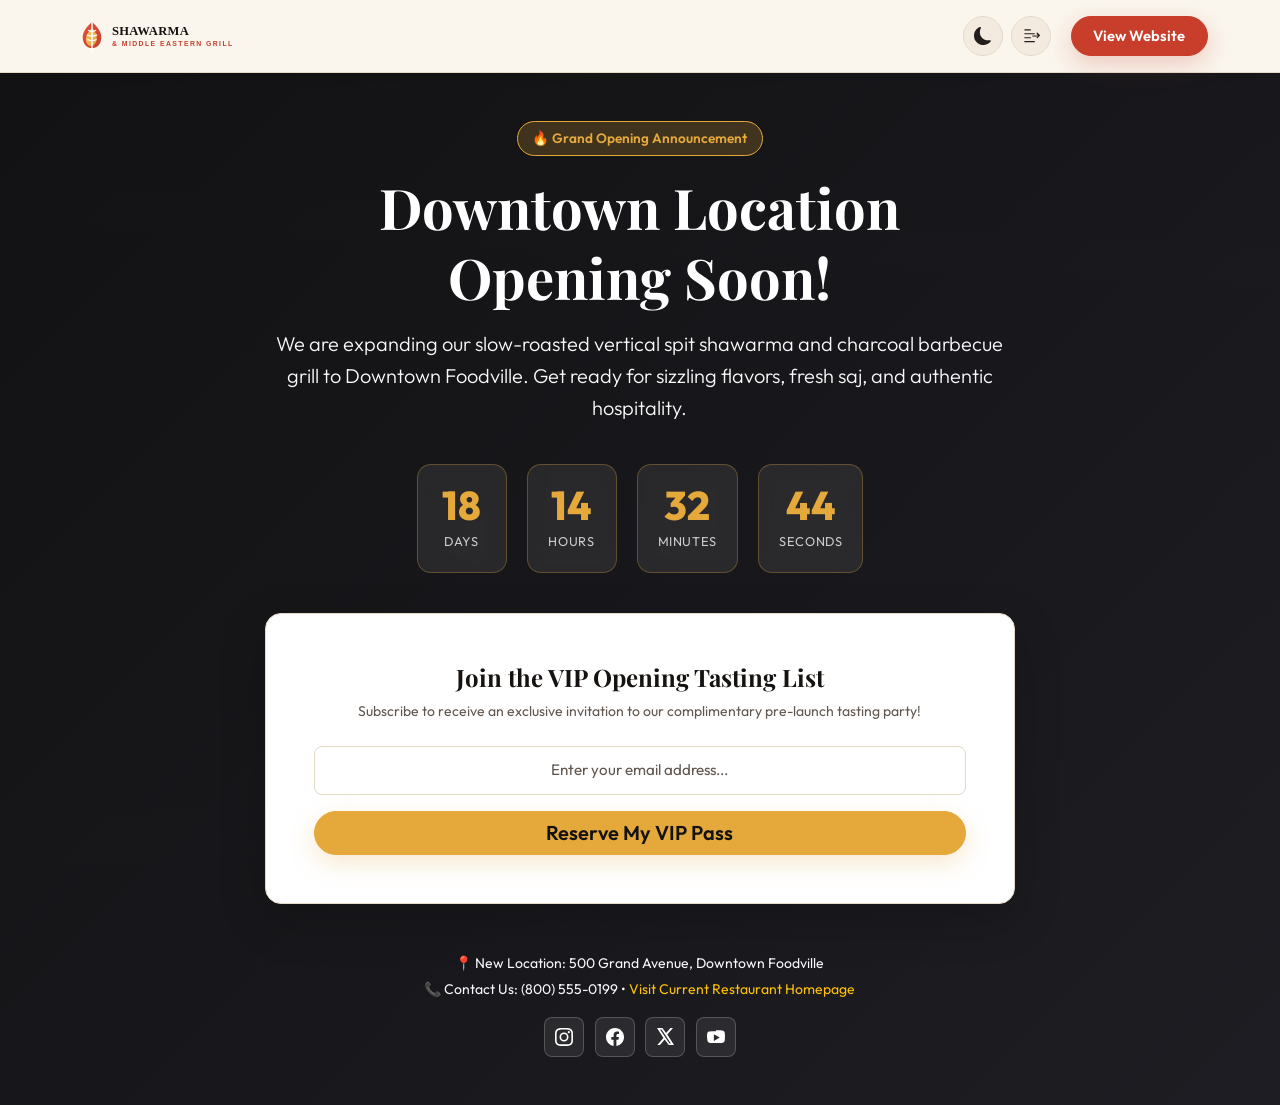
<file: coming-soon.html>
<!DOCTYPE html>
<html lang="en" data-bs-theme="dark" dir="ltr">
<head>
  <meta charset="UTF-8">
  <!-- Pre-render Theme & Direction Initializer (Flicker Prevention) -->
  <script>
    (function () {
      const savedTheme = localStorage.getItem('sg_theme') || (window.matchMedia('(prefers-color-scheme: dark)').matches ? 'dark' : 'light');
      document.documentElement.setAttribute('data-bs-theme', savedTheme);
      const savedDir = localStorage.getItem('sg_dir') || 'ltr';
      document.documentElement.setAttribute('dir', savedDir);
    })();
  </script>

  <meta name="viewport" content="width=device-width, initial-scale=1.0">
  <title>Opening Soon | Downtown Location | Shawarma &amp; Middle Eastern Grill</title>
  <meta name="description" content="Our second flagship location is opening soon in Downtown! Sign up for exclusive grand opening invitations and free food tasting passes.">
  <link rel="icon" type="image/svg+xml" href="assets/images/logo/favicon.svg">

  <!-- Fonts -->
  <link rel="preconnect" href="https://fonts.googleapis.com">
  <link rel="preconnect" href="https://fonts.gstatic.com" crossorigin>
  <link href="https://fonts.googleapis.com/css2?family=Outfit:wght@300;400;500;600;700;800&family=Playfair+Display:ital,wght@0,600;0,700;0,800;1,400&family=Tajawal:wght@400;500;700&display=swap" rel="stylesheet">

  <!-- Stylesheets -->
  <link rel="stylesheet" href="assets/css/bootstrap.min.css">
  <link rel="stylesheet" href="assets/css/style.css">
  <link rel="stylesheet" href="assets/css/responsive.css">
  <link rel="stylesheet" href="assets/css/rtl.css">
</head>
<body>
  <!-- Top Header Controls -->
  <header class="p-3 sticky-header">
    <div class="container d-flex justify-content-between align-items-center">
      <a href="index.html">
        <img src="assets/images/logo/logo-dark.svg" alt="Shawarma &amp; Grill Logo" class="navbar-brand-logo theme-logo-light" style="height: 44px;" onerror="this.onerror=null; this.src='assets/images/logo/logo-dark.svg';">
      </a>
      <div class="header-actions-group">
        <!-- Theme Toggle Icon Button -->
        <button class="header-icon-btn theme-toggle-btn" aria-label="Switch to Dark Mode" title="Toggle dark/light theme">
          <span class="theme-icon">🌙</span>
        </button>

<!-- RTL Icon Button -->
        <button class="header-icon-btn rtl-toggle-btn" aria-label="Switch to Right-to-Left (RTL) layout" title="Switch to RTL">
              <svg xmlns="http://www.w3.org/2000/svg" width="20" height="20" fill="currentColor" viewBox="0 0 16 16" aria-hidden="true" class="direction-icon">
                <path fill-rule="evenodd" d="M2 2.5a.5.5 0 0 1 .5-.5h5a.5.5 0 0 1 0 1h-5a.5.5 0 0 1-.5-.5zm0 3.5a.5.5 0 0 1 .5-.5h8.5a.5.5 0 0 1 0 1H2.5a.5.5 0 0 1-.5-.5zm0 3.5a.5.5 0 0 1 .5-.5h5a.5.5 0 0 1 0 1h-5a.5.5 0 0 1-.5-.5zm0 3.5a.5.5 0 0 1 .5-.5h8.5a.5.5 0 0 1 0 1H2.5a.5.5 0 0 1-.5-.5zm11.146-7.854a.5.5 0 0 1 .708 0l2 2a.5.5 0 0 1 0 .708l-2 2a.5.5 0 0 1-.708-.708L14.293 8.5H9.5a.5.5 0 0 1 0-1h4.793l-1.147-1.146a.5.5 0 0 1 0-.708z"/>
              </svg>
            </button>

        <a href="index.html" class="btn btn-spice ms-2">View Website</a>
      </div>
    </div>
  </header>

  <!-- Coming Soon Page Wrapper -->
  <div class="coming-soon-wrap">
    <div class="container">
      <div class="row justify-content-center">
        <div class="col-lg-8">
          
          <span class="hero-badge mb-3">🔥 Grand Opening Announcement</span>
          <h1 class="display-4 font-heading text-white mb-3">Downtown Location Opening Soon!</h1>
          <p class="lead text-light opacity-90 max-w-600 mx-auto mb-4">We are expanding our slow-roasted vertical spit shawarma and charcoal barbecue grill to Downtown Foodville. Get ready for sizzling flavors, fresh saj, and authentic hospitality.</p>

          <!-- Interactive Countdown Timer -->
          <div class="countdown-box" id="comingSoonCountdown">
            <div class="countdown-item">
              <div class="countdown-number" id="cdDays">18</div>
              <div class="countdown-label">Days</div>
            </div>
            <div class="countdown-item">
              <div class="countdown-number" id="cdHours">14</div>
              <div class="countdown-label">Hours</div>
            </div>
            <div class="countdown-item">
              <div class="countdown-number" id="cdMins">32</div>
              <div class="countdown-label">Minutes</div>
            </div>
            <div class="countdown-item">
              <div class="countdown-number" id="cdSecs">45</div>
              <div class="countdown-label">Seconds</div>
            </div>
          </div>

          <!-- VIP Guestlist Signup Form -->
          <div class="card p-4 p-md-5 border border-color rounded-4 bg-surface text-start max-w-600 mx-auto shadow-lg">
            <h4 class="font-heading text-center mb-2">Join the VIP Opening Tasting List</h4>
            <p class="small text-muted text-center mb-4">Subscribe to receive an exclusive invitation to our complimentary pre-launch tasting party!</p>

            <div id="csSuccessAlert" class="form-alert-success">
              ✓ <strong>VIP Spot Reserved!</strong> Check your email inbox for your exclusive grand opening tasting pass.
            </div>

            <form id="csForm" onsubmit="event.preventDefault(); document.getElementById('csSuccessAlert').style.display='block';">
              <div class="mb-3">
                <input type="email" class="form-control form-control-custom text-center" placeholder="Enter your email address..." required>
              </div>
              <button type="submit" class="btn btn-gold w-100 btn-lg">Reserve My VIP Pass</button>
            </form>
          </div>

          <!-- Contact Quick Info -->
          <div class="mt-5 text-light opacity-80 small">
            <p class="mb-1">📍 New Location: 500 Grand Avenue, Downtown Foodville</p>
            <p class="mb-0">📞 Contact Us: (800) 555-0199 &bull; <a href="index.html" class="text-warning">Visit Current Restaurant Homepage</a></p>
            <div class="footer-social-links justify-content-center mt-3">
              <a href="https://instagram.com/shawarmagrill" target="_blank" rel="noopener noreferrer" class="social-icon-btn" aria-label="Follow us on Instagram" title="Instagram">
                <svg xmlns="http://www.w3.org/2000/svg" width="18" height="18" fill="currentColor" viewBox="0 0 16 16" aria-hidden="true">
                  <path d="M8 0C5.829 0 5.556.01 4.703.048 3.85.088 3.269.222 2.76.42a3.917 3.917 0 0 0-1.417.923A3.927 3.927 0 0 0 .42 2.76C.222 3.268.087 3.85.048 4.7.01 5.555 0 5.827 0 8.001c0 2.172.01 2.444.048 3.297.04.852.174 1.433.372 1.942.205.526.478.972.923 1.417.444.445.89.719 1.416.923.51.198 1.09.333 1.942.372C5.555 15.99 5.827 16 8 16s2.444-.01 3.298-.048c.851-.04 1.434-.174 1.943-.372a3.916 3.916 0 0 0 1.416-.923c.445-.445.718-.891.923-1.417.197-.509.332-1.09.372-1.942C15.99 10.445 16 10.173 16 8s-.01-2.445-.048-3.299c-.04-.851-.175-1.433-.372-1.941a3.926 3.926 0 0 0-.923-1.417A3.911 3.911 0 0 0 13.24.42c-.51-.198-1.092-.333-1.944-.372C10.443.01 10.172 0 7.998 0h.003zm-.717 1.442h.718c2.136 0 2.389.007 3.232.046.78.035 1.204.166 1.486.275.373.145.64.319.92.599.28.28.453.546.598.92.11.281.24.705.275 1.485.039.843.047 1.096.047 3.231s-.008 2.389-.047 3.232c-.035.78-.166 1.203-.275 1.485a2.47 2.47 0 0 1-.599.919c-.28.28-.546.453-.92.598-.28.11-.704.24-1.485.276-.843.038-1.096.047-3.232.047s-2.39-.009-3.233-.047c-.78-.036-1.203-.166-1.485-.276a2.478 2.478 0 0 1-.92-.598 2.48 2.48 0 0 1-.6-.92c-.109-.281-.24-.705-.275-1.485-.038-.843-.046-1.096-.046-3.233 0-2.136.008-2.388.046-3.231.036-.78.166-1.204.276-1.486.145-.373.319-.64.599-.92.28-.28.546-.453.92-.598.282-.11.705-.24 1.485-.276.738-.034 1.024-.044 2.515-.045v.002zm4.988 1.328a.96.96 0 1 0 0 1.92.96.96 0 0 0 0-1.92zm-4.271 1.229a4.008 4.008 0 1 0 0 8.016 4.008 4.008 0 0 0 0-8.016zm0 1.442a2.566 2.566 0 1 1 0 5.132 2.566 2.566 0 0 1 0-5.132z"/>
                </svg>
              </a>
              <a href="https://facebook.com/shawarmagrill" target="_blank" rel="noopener noreferrer" class="social-icon-btn" aria-label="Follow us on Facebook" title="Facebook">
                <svg xmlns="http://www.w3.org/2000/svg" width="18" height="18" fill="currentColor" viewBox="0 0 16 16" aria-hidden="true">
                  <path d="M16 8.049c0-4.446-3.582-8.05-8-8.05C3.58 0-.002 3.603-.002 8.05c0 4.017 2.926 7.347 6.75 7.951v-5.625h-2.03V8.05H6.75V6.275c0-2.017 1.195-3.131 3.022-3.131.876 0 1.791.157 1.791.157v1.98h-1.009c-.993 0-1.303.621-1.303 1.258v1.51h2.218l-.354 2.326H9.25V16c3.824-.604 6.75-3.934 6.75-7.951z"/>
                </svg>
              </a>
              <a href="https://x.com/shawarmagrill" target="_blank" rel="noopener noreferrer" class="social-icon-btn" aria-label="Follow us on X (Twitter)" title="X (Twitter)">
                <svg xmlns="http://www.w3.org/2000/svg" width="17" height="17" fill="currentColor" viewBox="0 0 16 16" aria-hidden="true">
                  <path d="M12.6 0h2.454l-5.36 6.126L16 16h-4.937l-3.867-5.07-4.425 5.07H.316l5.733-6.554L0 0h5.063l3.495 4.633L12.601 0zm-.86 14.538h1.36L4.323 1.394H2.864l8.876 13.144z"/>
                </svg>
              </a>
              <a href="https://youtube.com/@shawarmagrill" target="_blank" rel="noopener noreferrer" class="social-icon-btn" aria-label="Subscribe to our YouTube channel" title="YouTube">
                <svg xmlns="http://www.w3.org/2000/svg" width="18" height="18" fill="currentColor" viewBox="0 0 16 16" aria-hidden="true">
                  <path d="M8.051 1.999h.089c.822.003 4.987.033 6.11.335a2.01 2.01 0 0 1 1.415 1.42c.101.38.172.883.22 1.402l.01.104.022 1.082.006.544c0 .272.002.544.002.816s-.002.544-.002.816l-.006.544-.022 1.082-.01.104c-.048.519-.119 1.023-.22 1.402a2.007 2.007 0 0 1-1.415 1.42c-1.123.302-5.288.332-6.11.335h-.163c-.822-.003-4.987-.033-6.11-.335a2.01 2.01 0 0 1-1.415-1.42c-.101-.38-.172-.883-.22-1.402l-.01-.104-.022-1.082-.006-.544C0 9.073 0 8.801 0 8.529s.002-.544.002-.816l.006-.544.022-1.082.01-.104c.048-.519.119-1.023.22-1.402a2.007 2.007 0 0 1 1.415-1.42c1.123-.302 5.288-.332 6.11-.335zM6.1 5.485v6.03l5.228-3.015L6.1 5.485z"/>
                </svg>
              </a>
            </div>
          </div>

        </div>
      </div>
    </div>
  </div>

  <!-- Countdown Script -->
  <script>
    (function() {
      // Countdown simulation timer logic
      let days = 18, hours = 14, mins = 32, secs = 45;
      setInterval(() => {
        secs--;
        if (secs < 0) { secs = 59; mins--; }
        if (mins < 0) { mins = 59; hours--; }
        if (hours < 0) { hours = 23; days--; }
        document.getElementById('cdDays').textContent = days;
        document.getElementById('cdHours').textContent = hours.toString().padStart(2, '0');
        document.getElementById('cdMins').textContent = mins.toString().padStart(2, '0');
        document.getElementById('cdSecs').textContent = secs.toString().padStart(2, '0');
      }, 1000);
    })();
  </script>
  <script src="assets/js/bootstrap.bundle.min.js"></script>
  <script src="assets/js/main.js"></script>
  <script src="assets/js/cart.js"></script>
  <!-- Back to Top Button -->
  <button id="backToTopBtn" class="back-to-top-btn" aria-label="Back to top" title="Back to top">
    <svg xmlns="http://www.w3.org/2000/svg" width="20" height="20" fill="currentColor" viewBox="0 0 16 16" aria-hidden="true">
      <path fill-rule="evenodd" d="M8 12a.5.5 0 0 0 .5-.5V5.707l2.146 2.147a.5.5 0 0 0 .708-.708l-3-3a.5.5 0 0 0-.708 0l-3 3a.5.5 0 1 0 .708.708L7.5 5.707V11.5a.5.5 0 0 0 .5.5z"/>
    </svg>
  </button>
</body>
</html>
</file>
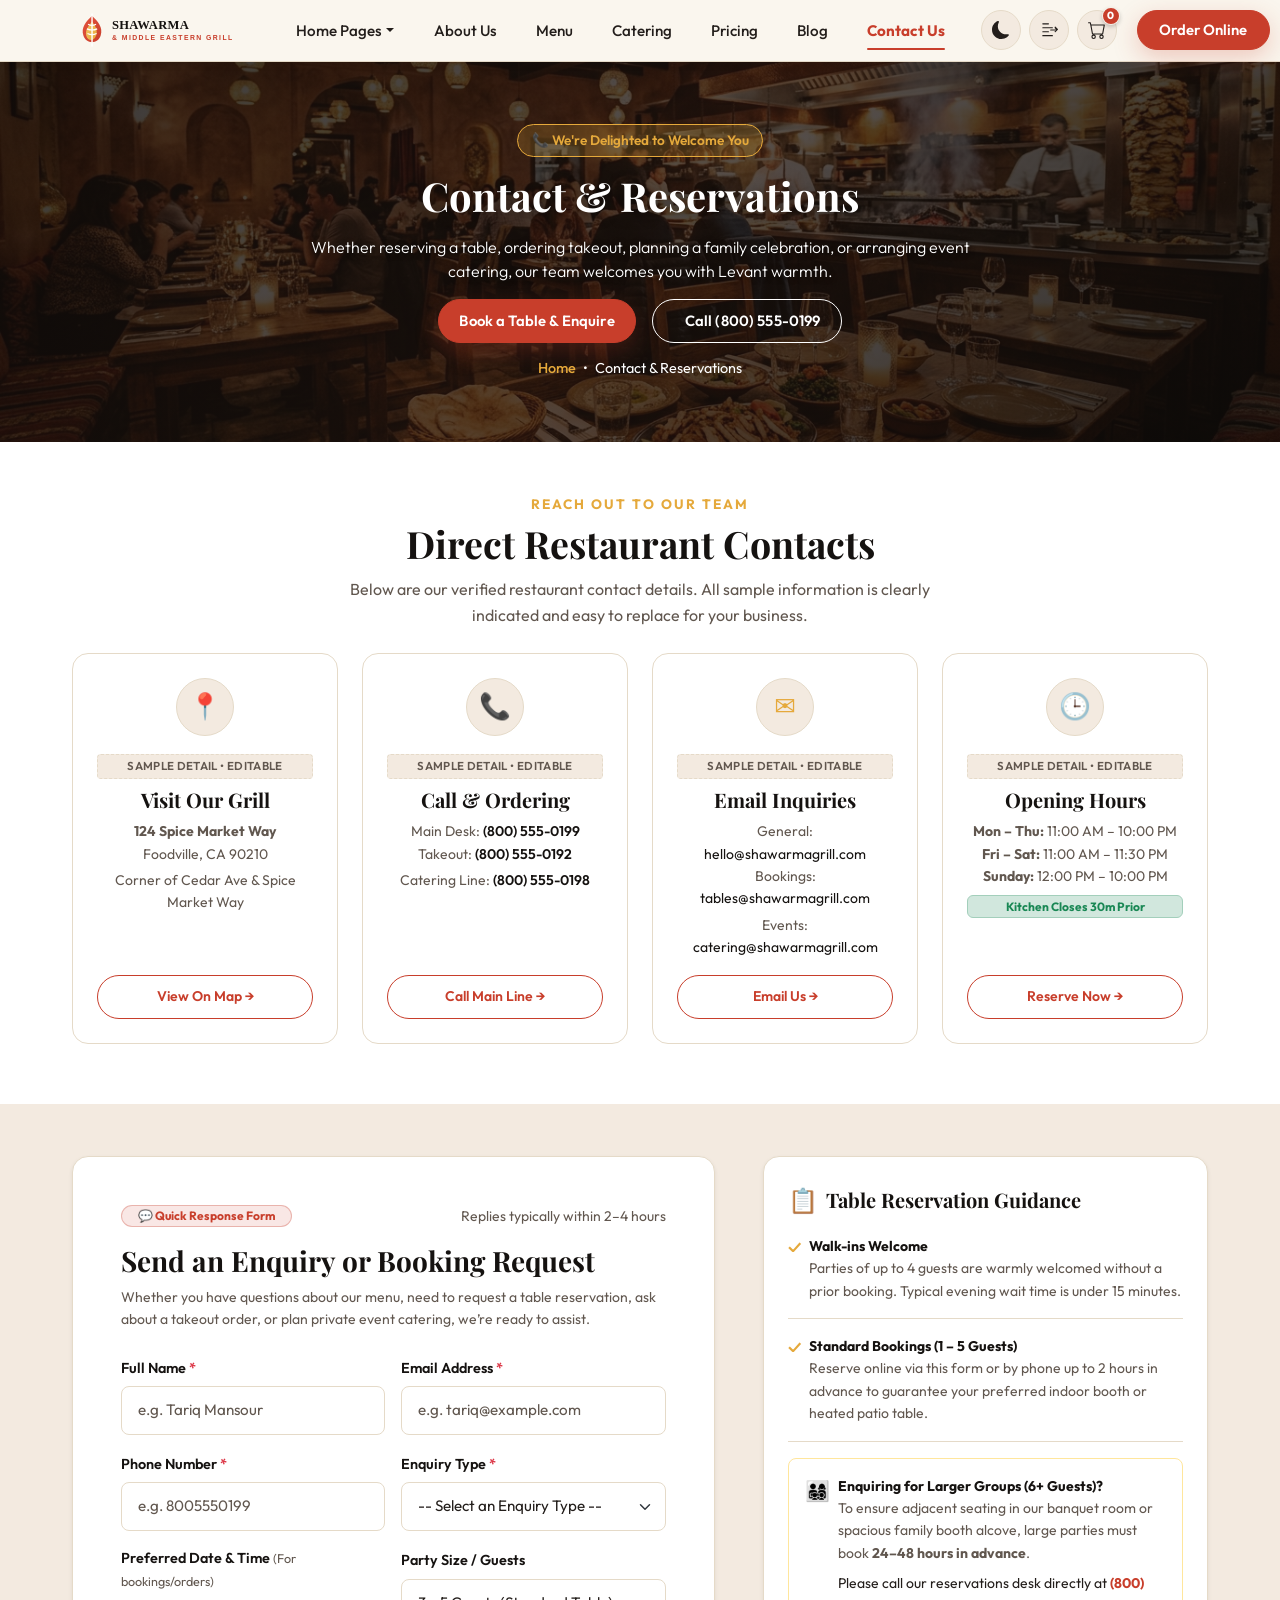
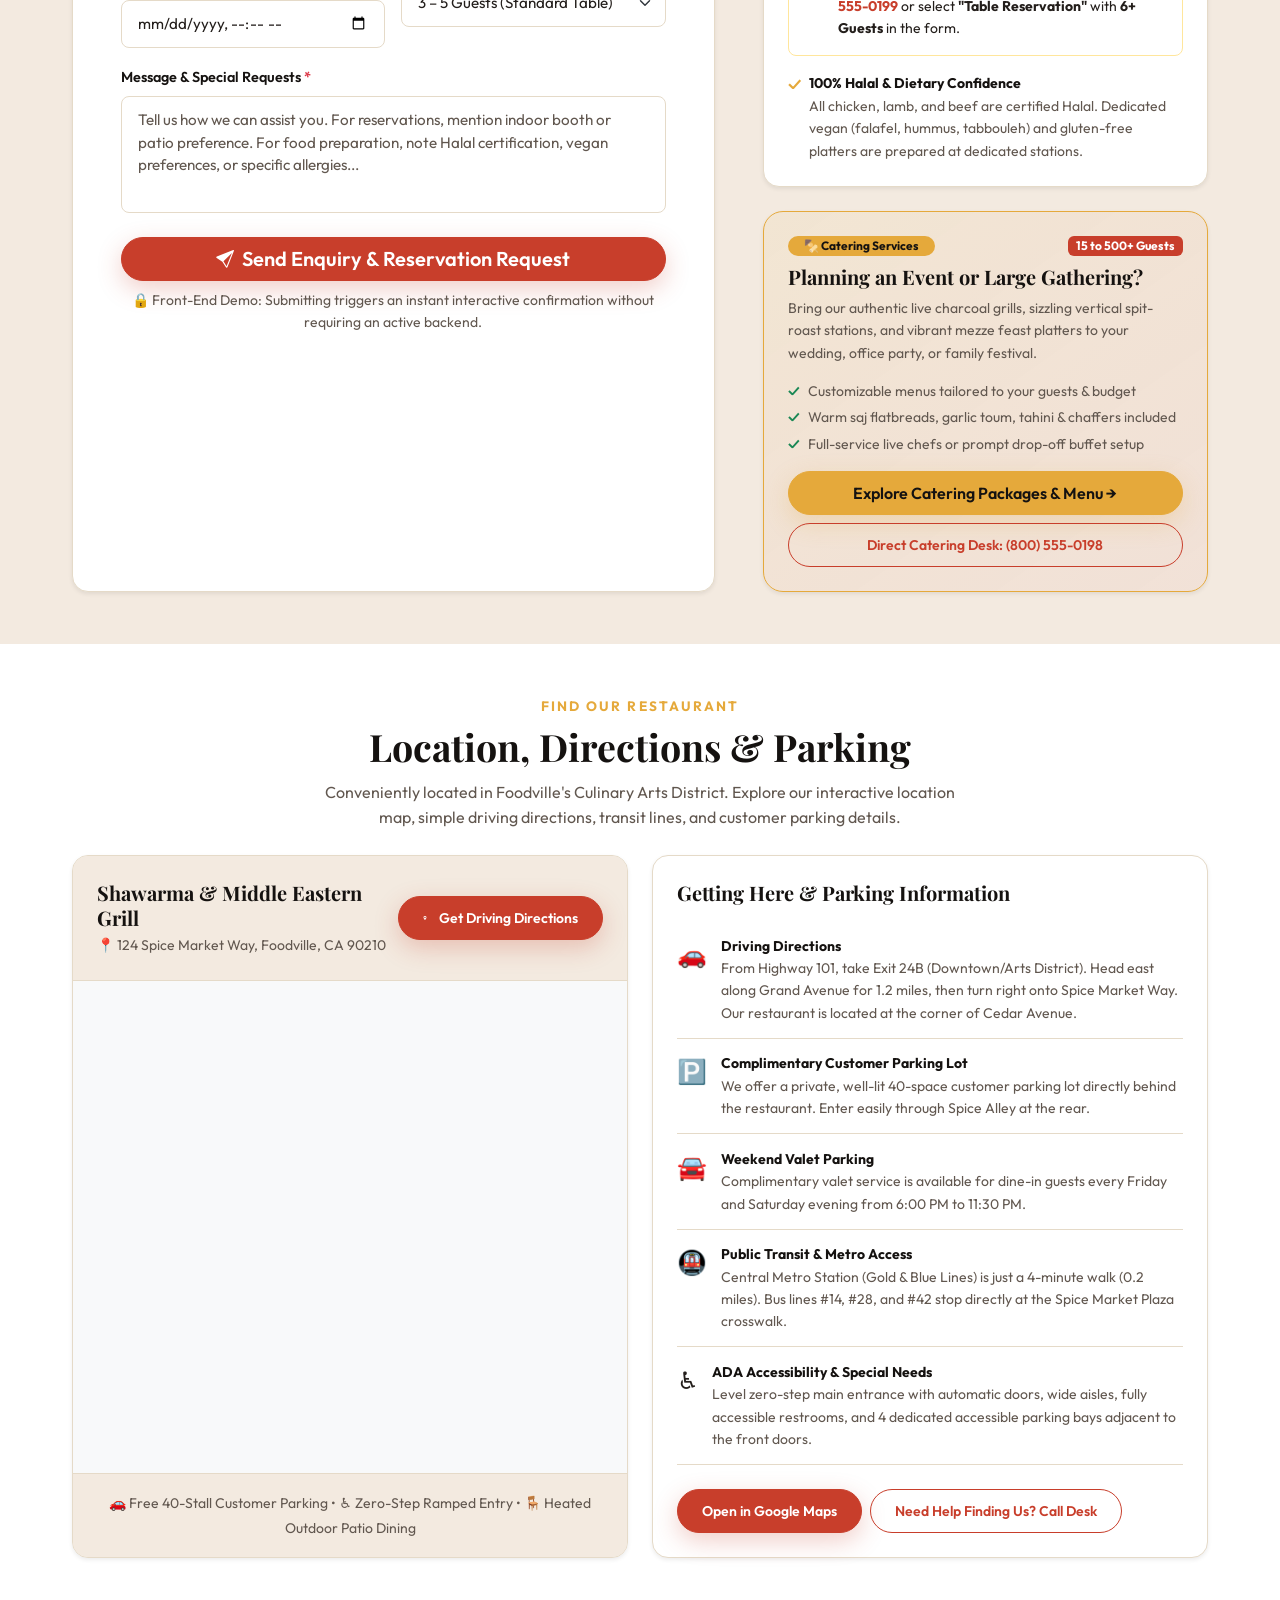
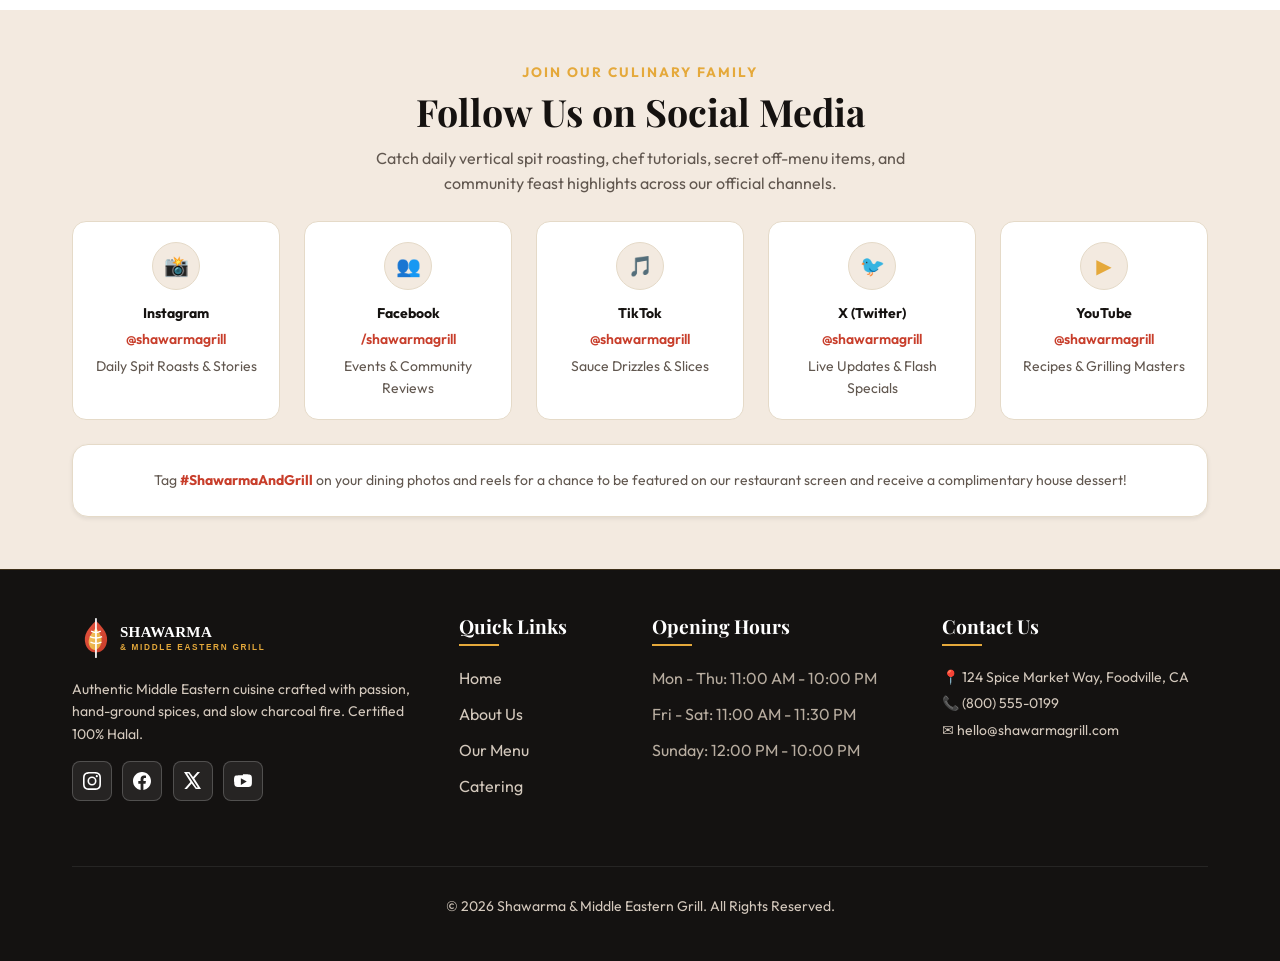
<file: contact.html>
<!DOCTYPE html>
<html lang="en" data-bs-theme="light" dir="ltr">
<head>
  <meta charset="UTF-8">
  <!-- Pre-render Theme & Direction Initializer (Flicker Prevention) -->
  <script>
    (function () {
      const savedTheme = localStorage.getItem('sg_theme') || (window.matchMedia('(prefers-color-scheme: dark)').matches ? 'dark' : 'light');
      document.documentElement.setAttribute('data-bs-theme', savedTheme);
      const savedDir = localStorage.getItem('sg_dir') || 'ltr';
      document.documentElement.setAttribute('dir', savedDir);
    })();
  </script>

  <meta name="viewport" content="width=device-width, initial-scale=1.0">
  <title>Contact &amp; Reservations | Shawarma &amp; Middle Eastern Grill</title>
  <meta name="description" content="Contact Shawarma &amp; Middle Eastern Grill. Table reservations, takeout inquiries, catering requests, restaurant hours, map directions, and customer support.">
  <link rel="icon" type="image/svg+xml" href="assets/images/logo/favicon.svg">

  <!-- Fonts -->
  <link rel="preconnect" href="https://fonts.googleapis.com">
  <link rel="preconnect" href="https://fonts.gstatic.com" crossorigin>
  <link href="https://fonts.googleapis.com/css2?family=Outfit:wght@300;400;500;600;700;800&family=Playfair+Display:ital,wght@0,600;0,700;0,800;1,400&family=Tajawal:wght@400;500;700&display=swap" rel="stylesheet">

  <!-- Stylesheets -->
  <link rel="stylesheet" href="assets/css/bootstrap.min.css">
  <link rel="stylesheet" href="assets/css/style.css">
  <link rel="stylesheet" href="assets/css/responsive.css">
  <link rel="stylesheet" href="assets/css/rtl.css">
</head>
<body>

  <!-- Navigation Header -->
  <nav class="navbar navbar-expand-lg navbar-custom sticky-top">
    <div class="container">
      <a class="navbar-brand me-auto me-lg-3" href="index.html">
        <img src="assets/images/logo/logo-dark.svg" alt="Shawarma &amp; Middle Eastern Grill" class="navbar-brand-logo theme-logo-light" onerror="this.onerror=null; this.src='assets/images/logo/logo-dark.svg';">
      </a>

      <!-- Icon-Only Control Buttons & Action Group -->
      <div class="header-actions-group order-lg-last">
        <div class="header-icon-group">
          <!-- Theme Toggle Icon Button -->
          <button class="header-icon-btn theme-toggle-btn" aria-label="Switch to Dark Mode" title="Toggle dark/light theme">
            <span class="theme-icon">🌙</span>
          </button>

          <!-- RTL Icon Button -->
          <button class="header-icon-btn rtl-toggle-btn" aria-label="Switch to Right-to-Left (RTL) layout" title="Switch to RTL">
            <svg xmlns="http://www.w3.org/2000/svg" width="19" height="19" fill="currentColor" viewBox="0 0 16 16" aria-hidden="true" class="direction-icon">
              <path fill-rule="evenodd" d="M2 2.5a.5.5 0 0 1 .5-.5h5a.5.5 0 0 1 0 1h-5a.5.5 0 0 1-.5-.5zm0 3.5a.5.5 0 0 1 .5-.5h8.5a.5.5 0 0 1 0 1H2.5a.5.5 0 0 1-.5-.5zm0 3.5a.5.5 0 0 1 .5-.5h5a.5.5 0 0 1 0 1h-5a.5.5 0 0 1-.5-.5zm0 3.5a.5.5 0 0 1 .5-.5h8.5a.5.5 0 0 1 0 1H2.5a.5.5 0 0 1-.5-.5zm11.146-7.854a.5.5 0 0 1 .708 0l2 2a.5.5 0 0 1 0 .708l-2 2a.5.5 0 0 1-.708-.708L14.293 8.5H9.5a.5.5 0 0 1 0-1h4.793l-1.147-1.146a.5.5 0 0 1 0-.708z"/>
            </svg>
          </button>

          <!-- Cart Icon Button -->
          <a href="menu.html" class="header-icon-btn cart-btn" aria-label="View Shopping Cart (2 items)" title="Shopping Cart">
            <svg xmlns="http://www.w3.org/2000/svg" width="19" height="19" fill="currentColor" viewBox="0 0 16 16" aria-hidden="true">
              <path d="M0 1.5A.5.5 0 0 1 .5 1H2a.5.5 0 0 1 .485.379L2.89 3H14.5a.5.5 0 0 1 .491.592l-1.5 8A.5.5 0 0 1 13 12H4a.5.5 0 0 1-.491-.408L2.01 3.607 1.61 2H.5a.5.5 0 0 1-.5-.5zM3.102 4l1.313 7h8.17l1.313-7H3.102zM5 12a2 2 0 1 0 0 4 2 2 0 0 0 0-4zm7 0a2 2 0 1 0 0 4 2 2 0 0 0 0-4zm-7 1a1 1 0 1 1 0 2 1 1 0 0 1 0-2zm7 0a1 1 0 1 1 0 2 1 1 0 0 1 0-2z"/>
            </svg>
            <span class="cart-badge">2</span>
          </a>
        </div>

        <!-- Primary CTA Button -->
        <a href="menu.html" class="btn btn-spice d-none d-sm-inline-flex">Order Online</a>

        <!-- Mobile Toggler -->
        <button class="navbar-toggler ms-1" type="button" data-bs-toggle="collapse" data-bs-target="#mainNavbar" aria-controls="mainNavbar" aria-expanded="false" aria-label="Toggle navigation">
          <span class="navbar-toggler-icon"></span>
        </button>
      </div>

      <div class="collapse navbar-collapse" id="mainNavbar">
        <ul class="navbar-nav ms-lg-3 me-lg-0 mb-2 mb-lg-0">
          <li class="nav-item dropdown">
            <a class="nav-link dropdown-toggle" href="#" id="homeDropdown" role="button" data-bs-toggle="dropdown" aria-expanded="false">Home Pages</a>
            <ul class="dropdown-menu" aria-labelledby="homeDropdown">
              <li><a class="dropdown-item" href="index.html">Home 1 – Restaurant Landing</a></li>
              <li><a class="dropdown-item" href="home-catering.html">Home 2 – Grill &amp; Catering Landing</a></li>
            </ul>
          </li>
          <li class="nav-item"><a class="nav-link" href="about.html">About Us</a></li>
          <li class="nav-item"><a class="nav-link" href="menu.html">Menu</a></li>
          <li class="nav-item"><a class="nav-link" href="catering.html">Catering</a></li>
          <li class="nav-item"><a class="nav-link" href="pricing.html">Pricing</a></li>
          <li class="nav-item"><a class="nav-link" href="blog.html">Blog</a></li>
          <li class="nav-item"><a class="nav-link active" href="contact.html">Contact Us</a></li>
        </ul>
        <a href="menu.html" class="btn btn-spice d-sm-none w-100 mt-2">Order Online</a>
      </div>
    </div>
  </nav>

  <!-- Page Banner: Contact & Reservations -->
  <section class="page-banner page-banner-contact" style="background-image: url('assets/images/banners/banner-contact.jpg'); background-position: center 52%; background-size: cover;">
    <div class="container">
      <div class="max-w-700 mx-auto text-center">
        <span class="hero-badge mb-3">📞 We're Delighted to Welcome You</span>
        <h1 class="display-4 font-heading text-white mb-3">Contact &amp; Reservations</h1>
        <p class="lead text-light opacity-90 mb-4">Whether reserving a table, ordering takeout, planning a family celebration, or arranging event catering, our team welcomes you with Levant warmth.</p>
        <div class="d-flex flex-wrap justify-content-center gap-3">
          <a href="#contactFormSection" class="btn btn-spice" data-select-enquiry="reservation">Book a Table &amp; Enquire</a>
          <a href="tel:18005550199" class="btn btn-outline-gold text-white border-white"><i class="bi bi-telephone-fill me-1"></i> Call (800) 555-0199</a>
        </div>
        <div class="breadcrumb-custom mt-4">
          <a href="index.html">Home</a> &bull; <span>Contact &amp; Reservations</span>
        </div>
      </div>
    </div>
  </section>

  <!-- Restaurant Details Section: Address, Phone, Email & Hours -->
  <section class="py-5 bg-surface">
    <div class="container py-2">
      <div class="text-center mb-4">
        <span class="section-subtitle">Reach Out to Our Team</span>
        <h2 class="section-title">Direct Restaurant Contacts</h2>
        <p class="text-muted mx-auto" style="max-width: 600px;">Below are our verified restaurant contact details. All sample information is clearly indicated and easy to replace for your business.</p>
      </div>

      <div class="row g-4 mb-2">
        <!-- 1. Address Card (Sample Detail) -->
        <div class="col-lg-3 col-md-6">
          <div class="card p-4 rounded-4 contact-detail-card h-100 text-center">
            <!-- SAMPLE ADDRESS: Replace with your actual restaurant address -->
            <div class="contact-detail-icon">📍</div>
            <span class="sample-badge-tag">Sample Detail &bull; Editable</span>
            <h4 class="font-heading fs-5 mb-2">Visit Our Grill</h4>
            <p class="text-muted small mb-1">
              <strong>124 Spice Market Way</strong><br>
              Foodville, CA 90210
            </p>
            <p class="text-muted small mb-3">Corner of Cedar Ave &amp; Spice Market Way</p>
            <div class="mt-auto">
              <a href="#mapSection" class="btn btn-outline-spice btn-sm w-100">View On Map &rarr;</a>
            </div>
          </div>
        </div>

        <!-- 2. Phone Card (Sample Detail) -->
        <div class="col-lg-3 col-md-6">
          <div class="card p-4 rounded-4 contact-detail-card h-100 text-center">
            <!-- SAMPLE PHONE: Replace with your actual phone numbers -->
            <div class="contact-detail-icon">📞</div>
            <span class="sample-badge-tag">Sample Detail &bull; Editable</span>
            <h4 class="font-heading fs-5 mb-2">Call &amp; Ordering</h4>
            <p class="text-muted small mb-1">
              Main Desk: <a href="tel:18005550199" class="text-heading fw-semibold text-decoration-none">(800) 555-0199</a><br>
              Takeout: <a href="tel:18005550192" class="text-heading fw-semibold text-decoration-none">(800) 555-0192</a>
            </p>
            <p class="text-muted small mb-3">Catering Line: <a href="tel:18005550198" class="text-heading fw-semibold text-decoration-none">(800) 555-0198</a></p>
            <div class="mt-auto">
              <a href="tel:18005550199" class="btn btn-outline-spice btn-sm w-100">Call Main Line &rarr;</a>
            </div>
          </div>
        </div>

        <!-- 3. Email Card (Sample Detail) -->
        <div class="col-lg-3 col-md-6">
          <div class="card p-4 rounded-4 contact-detail-card h-100 text-center">
            <!-- SAMPLE EMAIL: Replace with your actual email addresses -->
            <div class="contact-detail-icon">✉️</div>
            <span class="sample-badge-tag">Sample Detail &bull; Editable</span>
            <h4 class="font-heading fs-5 mb-2">Email Inquiries</h4>
            <p class="text-muted small mb-1">
              General: <a href="mailto:hello@shawarmagrill.com" class="text-heading text-decoration-none">hello@shawarmagrill.com</a><br>
              Bookings: <a href="mailto:tables@shawarmagrill.com" class="text-heading text-decoration-none">tables@shawarmagrill.com</a>
            </p>
            <p class="text-muted small mb-3">Events: <a href="mailto:catering@shawarmagrill.com" class="text-heading text-decoration-none">catering@shawarmagrill.com</a></p>
            <div class="mt-auto">
              <a href="mailto:hello@shawarmagrill.com" class="btn btn-outline-spice btn-sm w-100">Email Us &rarr;</a>
            </div>
          </div>
        </div>

        <!-- 4. Hours Card (Sample Detail) -->
        <div class="col-lg-3 col-md-6">
          <div class="card p-4 rounded-4 contact-detail-card h-100 text-center">
            <!-- SAMPLE HOURS: Replace with your actual restaurant hours -->
            <div class="contact-detail-icon">🕒</div>
            <span class="sample-badge-tag">Sample Detail &bull; Editable</span>
            <h4 class="font-heading fs-5 mb-2">Opening Hours</h4>
            <p class="text-muted small mb-1">
              <strong>Mon – Thu:</strong> 11:00 AM – 10:00 PM<br>
              <strong>Fri – Sat:</strong> 11:00 AM – 11:30 PM<br>
              <strong>Sunday:</strong> 12:00 PM – 10:00 PM
            </p>
            <span class="badge bg-success-subtle text-success border border-success-subtle mt-1 small">Kitchen Closes 30m Prior</span>
            <div class="mt-auto pt-2">
              <a href="#contactFormSection" class="btn btn-outline-spice btn-sm w-100" data-select-enquiry="reservation">Reserve Now &rarr;</a>
            </div>
          </div>
        </div>
      </div>
    </div>
  </section>

  <!-- Interactive Form, Reservation Guidance & Catering Highlight -->
  <section class="py-5 bg-surface-alt" id="contactFormSection">
    <div class="container py-2">
      <div class="row g-4 g-lg-5">
        
        <!-- Left Column: Contact & Order Enquiry Form -->
        <div class="col-lg-7">
          <div class="card p-4 p-md-5 border border-color rounded-4 bg-card shadow-sm h-100">
            <div class="d-flex align-items-center justify-content-between flex-wrap gap-2 mb-3">
              <span class="badge bg-spice-subtle text-spice border border-spice-subtle px-3 py-1 rounded-pill small font-medium">💬 Quick Response Form</span>
              <span class="text-muted small">Replies typically within 2–4 hours</span>
            </div>
            
            <h3 class="font-heading mb-2">Send an Enquiry or Booking Request</h3>
            <p class="text-muted mb-4 small">Whether you have questions about our menu, need to request a table reservation, ask about a takeout order, or plan private event catering, we’re ready to assist.</p>

            <!-- Front-End Confirmation Message Alert -->
            <div id="contactSuccessAlert" class="form-alert-success" role="alert" style="display: none;">
              <div class="d-flex align-items-start gap-3">
                <span class="fs-2 text-success lh-1">✓</span>
                <div>
                  <h5 class="fw-bold mb-1 text-success">✓ Enquiry &amp; Reservation Request Received!</h5>
                  <p class="mb-2">Thank you! Your enquiry or table reservation request has been received. Our dining room host and catering team will review your details and confirm shortly.</p>
                  <div class="p-2 rounded bg-surface border border-color small mb-2">
                    <strong>Reference Number:</strong> <span id="demoConfId" class="text-spice fw-semibold">SG-2026-8941</span> &bull; 
                    <strong>Estimated Response:</strong> Within 2 to 4 hours
                  </div>
                  <p class="small mb-0 text-muted">
                    Need immediate same-day seating or urgent order assistance within the next 2 hours? Please call our host desk directly at <strong>(800) 555-0199</strong>.
                  </p>
                </div>
              </div>
            </div>

            <!-- Form -->
            <form id="contactForm" novalidate>
              <div class="row g-3">
                
                <!-- Full Name -->
                <div class="col-md-6">
                  <label for="cntName" class="form-label-custom">Full Name <span class="text-danger">*</span></label>
                  <input type="text" class="form-control form-control-custom name-input" id="cntName" name="name" required placeholder="e.g. Tariq Mansour" autocomplete="name">
                  <div class="invalid-feedback-custom" id="cntNameFeedback">Please enter a valid name using letters and spaces only (no numbers).</div>
                </div>

                <!-- Email Address -->
                <div class="col-md-6">
                  <label for="cntEmail" class="form-label-custom">Email Address <span class="text-danger">*</span></label>
                  <input type="email" class="form-control form-control-custom" id="cntEmail" name="email" required placeholder="e.g. tariq@example.com" autocomplete="email">
                  <div class="invalid-feedback-custom">Please enter a valid email address.</div>
                </div>

                <!-- Phone Number -->
                <div class="col-md-6">
                  <label for="cntPhone" class="form-label-custom">Phone Number <span class="text-danger">*</span></label>
                  <input type="tel" class="form-control form-control-custom phone-input" id="cntPhone" name="phone" inputmode="numeric" pattern="[0-9]+" required placeholder="e.g. 8005550199" autocomplete="tel">
                  <div class="invalid-feedback-custom">Please enter a valid phone number with digits only (no letters or special characters).</div>
                </div>

                <!-- Enquiry Type -->
                <div class="col-md-6">
                  <label for="cntEnquiryType" class="form-label-custom">Enquiry Type <span class="text-danger">*</span></label>
                  <select class="form-select form-control-custom" id="cntEnquiryType" name="enquiry_type" required>
                    <option value="" disabled selected>-- Select an Enquiry Type --</option>
                    <option value="general">💬 General Questions &amp; Feedback</option>
                    <option value="reservation">🍽️ Table Reservation Request</option>
                    <option value="order">📦 Order Enquiry (Takeout / Delivery)</option>
                    <option value="catering">🍢 Private Dining &amp; Catering Inquiry</option>
                  </select>
                  <div class="invalid-feedback-custom">Please select an enquiry type.</div>
                </div>

                <!-- Preferred Date & Time (Optional for bookings) -->
                <div class="col-md-6">
                  <label for="cntDateTime" class="form-label-custom">Preferred Date &amp; Time <span class="text-muted fw-normal small">(For bookings/orders)</span></label>
                  <input type="datetime-local" class="form-control form-control-custom" id="cntDateTime" name="date_time">
                </div>

                <!-- Party Size / Guest Count -->
                <div class="col-md-6">
                  <label for="cntGuests" class="form-label-custom">Party Size / Guests</label>
                  <select class="form-select form-control-custom" id="cntGuests" name="guests">
                    <option value="not_applicable">Not Applicable (General / Order)</option>
                    <option value="1_2">1 – 2 Guests</option>
                    <option value="3_5" selected>3 – 5 Guests (Standard Table)</option>
                    <option value="6_10">6 – 10 Guests (Large Group)</option>
                    <option value="10_plus">10+ Guests (Private Dining / Banquet)</option>
                  </select>
                </div>

                <!-- Message Field -->
                <div class="col-12">
                  <label for="cntMessage" class="form-label-custom">Message &amp; Special Requests <span class="text-danger">*</span></label>
                  <textarea class="form-control form-control-custom" id="cntMessage" name="message" rows="4" required placeholder="Tell us how we can assist you. For reservations, mention indoor booth or patio preference. For food preparation, note Halal certification, vegan preferences, or specific allergies..."></textarea>
                  <div class="invalid-feedback-custom">Please enter your message or request details.</div>
                </div>

                <!-- Submit Button -->
                <div class="col-12 mt-4">
                  <button type="submit" id="cntSubmitBtn" class="btn btn-spice btn-lg w-100 py-3 font-medium d-flex align-items-center justify-content-center gap-2">
                    <svg xmlns="http://www.w3.org/2000/svg" width="18" height="18" fill="currentColor" viewBox="0 0 16 16" aria-hidden="true">
                      <path d="M15.854.146a.5.5 0 0 1 .11.54l-5.819 14.547a.75.75 0 0 1-1.329.124l-3.178-4.995L.643 7.184a.75.75 0 0 1 .124-1.33L15.314.037a.5.5 0 0 1 .54.11ZM6.636 10.07l2.761 4.338L14.13 2.576 6.636 10.07Zm-.78-.78L1.59 6.53l11.832-4.733L5.856 9.29Z"/>
                    </svg>
                    Send Enquiry &amp; Reservation Request
                  </button>
                  <p class="text-muted small text-center mt-2 mb-0">🔒 Front-End Demo: Submitting triggers an instant interactive confirmation without requiring an active backend.</p>
                </div>

              </div>
            </form>
          </div>
        </div>

        <!-- Right Column: Reservation Guidance & Catering Highlight -->
        <div class="col-lg-5">
          <div class="d-flex flex-column gap-4 h-100">

            <!-- 1. Reservation Guidance Card -->
            <div class="card p-4 border border-color rounded-4 bg-card shadow-sm">
              <div class="d-flex align-items-center gap-2 mb-3">
                <span class="fs-4">📋</span>
                <h4 class="font-heading mb-0 fs-5">Table Reservation Guidance</h4>
              </div>
              
              <div class="mb-3 pb-3 border-bottom border-color">
                <div class="d-flex align-items-start gap-2">
                  <span class="text-gold fw-bold">✓</span>
                  <div>
                    <strong class="text-heading d-block small">Walk-ins Welcome</strong>
                    <p class="text-muted small mb-0">Parties of up to 4 guests are warmly welcomed without a prior booking. Typical evening wait time is under 15 minutes.</p>
                  </div>
                </div>
              </div>

              <div class="mb-3 pb-3 border-bottom border-color">
                <div class="d-flex align-items-start gap-2">
                  <span class="text-gold fw-bold">✓</span>
                  <div>
                    <strong class="text-heading d-block small">Standard Bookings (1 – 5 Guests)</strong>
                    <p class="text-muted small mb-0">Reserve online via this form or by phone up to 2 hours in advance to guarantee your preferred indoor booth or heated patio table.</p>
                  </div>
                </div>
              </div>

              <!-- Large Group Reservation Guidance -->
              <div class="p-3 rounded-3 bg-surface border border-warning-subtle mb-3">
                <div class="d-flex align-items-start gap-2">
                  <span class="fs-5">👨‍👩‍👧‍👦</span>
                  <div>
                    <strong class="text-heading d-block small">Enquiring for Larger Groups (6+ Guests)?</strong>
                    <p class="text-muted small mb-2">To ensure adjacent seating in our banquet room or spacious family booth alcove, large parties must book <strong>24–48 hours in advance</strong>.</p>
                    <p class="small mb-0">
                      Please call our reservations desk directly at <a href="tel:18005550199" class="fw-bold text-spice text-decoration-none">(800) 555-0199</a> or select <strong>"Table Reservation"</strong> with <strong>6+ Guests</strong> in the form.
                    </p>
                  </div>
                </div>
              </div>

              <div>
                <div class="d-flex align-items-start gap-2">
                  <span class="text-gold fw-bold">✓</span>
                  <div>
                    <strong class="text-heading d-block small">100% Halal &amp; Dietary Confidence</strong>
                    <p class="text-muted small mb-0">All chicken, lamb, and beef are certified Halal. Dedicated vegan (falafel, hummus, tabbouleh) and gluten-free platters are prepared at dedicated stations.</p>
                  </div>
                </div>
              </div>
            </div>

            <!-- 2. Catering Enquiries Highlight Card -->
            <div class="catering-highlight-box p-4 shadow-sm mt-auto">
              <div class="d-flex align-items-center justify-content-between flex-wrap gap-2 mb-2">
                <span class="badge bg-gold text-dark fw-bold px-3 py-1 rounded-pill small">🍢 Catering Services</span>
                <span class="badge bg-spice text-white px-2 py-1 small">15 to 500+ Guests</span>
              </div>

              <h4 class="font-heading fs-5 mb-2">Planning an Event or Large Gathering?</h4>
              <p class="text-muted small mb-3">
                Bring our authentic live charcoal grills, sizzling vertical spit-roast stations, and vibrant mezze feast platters to your wedding, office party, or family festival.
              </p>

              <ul class="list-unstyled small text-muted mb-3 d-flex flex-column gap-1">
                <li class="d-flex align-items-center gap-2">
                  <span class="text-success fw-bold">✓</span> Customizable menus tailored to your guests &amp; budget
                </li>
                <li class="d-flex align-items-center gap-2">
                  <span class="text-success fw-bold">✓</span> Warm saj flatbreads, garlic toum, tahini &amp; chaffers included
                </li>
                <li class="d-flex align-items-center gap-2">
                  <span class="text-success fw-bold">✓</span> Full-service live chefs or prompt drop-off buffet setup
                </li>
              </ul>

              <div class="d-flex flex-column gap-2">
                <a href="catering.html" class="btn btn-gold w-100 font-medium">Explore Catering Packages &amp; Menu &rarr;</a>
                <a href="tel:18005550198" class="btn btn-outline-spice btn-sm w-100">Direct Catering Desk: (800) 555-0198</a>
              </div>
            </div>

          </div>
        </div>

      </div>
    </div>
  </section>

  <!-- Location Map, Directions & Parking Information -->
  <section class="py-5 bg-surface" id="mapSection">
    <div class="container py-2">
      <div class="text-center mb-4">
        <span class="section-subtitle">Find Our Restaurant</span>
        <h2 class="section-title">Location, Directions &amp; Parking</h2>
        <p class="text-muted mx-auto" style="max-width: 650px;">Conveniently located in Foodville's Culinary Arts District. Explore our interactive location map, simple driving directions, transit lines, and customer parking details.</p>
      </div>

      <div class="row g-4 align-items-stretch">
        
        <!-- Left Column: Interactive Map Embed -->
        <div class="col-lg-6">
          <div class="card border border-color rounded-4 overflow-hidden shadow-sm h-100 d-flex flex-column">
            <!-- Map Top Bar -->
            <div class="bg-surface-alt p-3 p-sm-4 border-bottom border-color d-flex flex-column flex-sm-row justify-content-between align-items-sm-center gap-2">
              <div>
                <h4 class="font-heading mb-1 fs-5">Shawarma &amp; Middle Eastern Grill</h4>
                <p class="text-muted small mb-0">📍 124 Spice Market Way, Foodville, CA 90210</p>
              </div>
              <a href="https://www.google.com/maps/dir/?api=1&amp;destination=124+Spice+Market+Way,+Foodville,+CA+90210" target="_blank" rel="noopener noreferrer" class="btn btn-spice btn-sm text-nowrap">
                <svg xmlns="http://www.w3.org/2000/svg" width="14" height="14" fill="currentColor" class="me-1" viewBox="0 0 16 16" aria-hidden="true">
                  <path d="M8 16s6-5.686 6-10A6 6 0 0 0 2 6c0 4.314 6 10 6 10zm0-7a3 3 0 1 1 0-6 3 3 0 0 1 0 6z"/>
                </svg>
                Get Driving Directions
              </a>
            </div>

            <!-- Map Iframe Frame -->
            <div class="w-100 flex-grow-1 position-relative bg-body-tertiary" style="min-height: 380px;">
              <iframe 
                src="https://maps.google.com/maps?q=124+Spice+Market+Way,+Foodville,+CA+90210&amp;t=&amp;z=15&amp;ie=UTF8&amp;iwloc=&amp;output=embed" 
                width="100%" 
                height="100%" 
                style="border:0; min-height: 380px; display: block;" 
                allowfullscreen="" 
                loading="lazy" 
                referrerpolicy="no-referrer-when-downgrade" 
                title="Shawarma &amp; Middle Eastern Grill Location Map">
              </iframe>
            </div>

            <!-- Map Bottom Feature Bar -->
            <div class="bg-surface-alt p-3 text-center border-top border-color">
              <small class="text-muted">
                🚗 Free 40-Stall Customer Parking &bull; ♿ Zero-Step Ramped Entry &bull; 🪑 Heated Outdoor Patio Dining
              </small>
            </div>
          </div>
        </div>

        <!-- Right Column: Brief Directions & Parking Details -->
        <div class="col-lg-6">
          <div class="card p-4 p-sm-4 border border-color rounded-4 bg-card shadow-sm h-100 d-flex flex-column justify-content-between">
            <h4 class="font-heading fs-5 mb-3">Getting Here &amp; Parking Information</h4>

            <!-- Driving Directions -->
            <div class="parking-info-item">
              <span class="fs-4">🚗</span>
              <div>
                <strong class="text-heading d-block small">Driving Directions</strong>
                <p class="text-muted small mb-0">From Highway 101, take Exit 24B (Downtown/Arts District). Head east along Grand Avenue for 1.2 miles, then turn right onto Spice Market Way. Our restaurant is located at the corner of Cedar Avenue.</p>
              </div>
            </div>

            <!-- Parking Guidance -->
            <div class="parking-info-item">
              <span class="fs-4">🅿️</span>
              <div>
                <strong class="text-heading d-block small">Complimentary Customer Parking Lot</strong>
                <p class="text-muted small mb-0">We offer a private, well-lit 40-space customer parking lot directly behind the restaurant. Enter easily through Spice Alley at the rear.</p>
              </div>
            </div>

            <!-- Weekend Valet -->
            <div class="parking-info-item">
              <span class="fs-4">🚘</span>
              <div>
                <strong class="text-heading d-block small">Weekend Valet Parking</strong>
                <p class="text-muted small mb-0">Complimentary valet service is available for dine-in guests every Friday and Saturday evening from 6:00 PM to 11:30 PM.</p>
              </div>
            </div>

            <!-- Public Transit -->
            <div class="parking-info-item">
              <span class="fs-4">🚇</span>
              <div>
                <strong class="text-heading d-block small">Public Transit &amp; Metro Access</strong>
                <p class="text-muted small mb-0">Central Metro Station (Gold &amp; Blue Lines) is just a 4-minute walk (0.2 miles). Bus lines #14, #28, and #42 stop directly at the Spice Market Plaza crosswalk.</p>
              </div>
            </div>

            <!-- Wheelchair Accessibility -->
            <div class="parking-info-item">
              <span class="fs-4">♿</span>
              <div>
                <strong class="text-heading d-block small">ADA Accessibility &amp; Special Needs</strong>
                <p class="text-muted small mb-0">Level zero-step main entrance with automatic doors, wide aisles, fully accessible restrooms, and 4 dedicated accessible parking bays adjacent to the front doors.</p>
              </div>
            </div>

            <!-- Quick Action Links -->
            <div class="pt-3 mt-2 d-flex flex-wrap gap-2">
              <a href="https://www.google.com/maps/dir/?api=1&amp;destination=124+Spice+Market+Way,+Foodville,+CA+90210" target="_blank" rel="noopener noreferrer" class="btn btn-spice btn-sm">Open in Google Maps</a>
              <a href="tel:18005550199" class="btn btn-outline-spice btn-sm">Need Help Finding Us? Call Desk</a>
            </div>

          </div>
        </div>

      </div>
    </div>
  </section>

  <!-- Social Media & Culinary Community -->
  <section class="py-5 bg-surface-alt">
    <div class="container py-2">
      <div class="text-center mb-4">
        <span class="section-subtitle">Join Our Culinary Family</span>
        <h2 class="section-title">Follow Us on Social Media</h2>
        <p class="text-muted mx-auto" style="max-width: 600px;">Catch daily vertical spit roasting, chef tutorials, secret off-menu items, and community feast highlights across our official channels.</p>
      </div>

      <div class="row g-3 g-md-4 mb-4">
        <!-- Instagram -->
        <div class="col-6 col-md-4 col-lg">
          <a href="https://instagram.com/shawarmagrill" target="_blank" rel="noopener noreferrer" class="social-media-tile">
            <div class="social-tile-icon">📸</div>
            <strong class="text-heading d-block small mb-1">Instagram</strong>
            <span class="text-spice small fw-semibold">@shawarmagrill</span>
            <span class="text-muted small mt-1">Daily Spit Roasts &amp; Stories</span>
          </a>
        </div>

        <!-- Facebook -->
        <div class="col-6 col-md-4 col-lg">
          <a href="https://facebook.com/shawarmagrill" target="_blank" rel="noopener noreferrer" class="social-media-tile">
            <div class="social-tile-icon">👥</div>
            <strong class="text-heading d-block small mb-1">Facebook</strong>
            <span class="text-spice small fw-semibold">/shawarmagrill</span>
            <span class="text-muted small mt-1">Events &amp; Community Reviews</span>
          </a>
        </div>

        <!-- TikTok -->
        <div class="col-6 col-md-4 col-lg">
          <a href="https://tiktok.com/@shawarmagrill" target="_blank" rel="noopener noreferrer" class="social-media-tile">
            <div class="social-tile-icon">🎵</div>
            <strong class="text-heading d-block small mb-1">TikTok</strong>
            <span class="text-spice small fw-semibold">@shawarmagrill</span>
            <span class="text-muted small mt-1">Sauce Drizzles &amp; Slices</span>
          </a>
        </div>

        <!-- X (Twitter) -->
        <div class="col-6 col-md-4 col-lg">
          <a href="https://x.com/shawarmagrill" target="_blank" rel="noopener noreferrer" class="social-media-tile">
            <div class="social-tile-icon">🐦</div>
            <strong class="text-heading d-block small mb-1">X (Twitter)</strong>
            <span class="text-spice small fw-semibold">@shawarmagrill</span>
            <span class="text-muted small mt-1">Live Updates &amp; Flash Specials</span>
          </a>
        </div>

        <!-- YouTube -->
        <div class="col-12 col-md-4 col-lg">
          <a href="https://youtube.com/@shawarmagrill" target="_blank" rel="noopener noreferrer" class="social-media-tile">
            <div class="social-tile-icon">▶️</div>
            <strong class="text-heading d-block small mb-1">YouTube</strong>
            <span class="text-spice small fw-semibold">@shawarmagrill</span>
            <span class="text-muted small mt-1">Recipes &amp; Grilling Masters</span>
          </a>
        </div>
      </div>

      <!-- Community Tag Callout Banner -->
      <div class="p-3 p-md-4 rounded-4 bg-card border border-color text-center shadow-sm max-w-700 mx-auto">
        <p class="mb-0 small text-muted">
          Tag <strong class="text-spice">#ShawarmaAndGrill</strong> on your dining photos and reels for a chance to be featured on our restaurant screen and receive a complimentary house dessert!
        </p>
      </div>

    </div>
  </section>

  <!-- Site Footer -->
  <footer class="site-footer">
    <div class="container">
      <div class="row g-4">
        <div class="col-lg-4">
          <img src="assets/images/logo/logo-light.svg" alt="Shawarma &amp; Grill Logo" class="mb-3" style="height: 48px;" onerror="this.onerror=null; this.src='assets/images/logo/logo-light.svg';">
          <p class="small">Authentic Middle Eastern cuisine crafted with passion, hand-ground spices, and slow charcoal fire. Certified 100% Halal.</p>
          <div class="footer-social-links mt-3">
            <a href="https://instagram.com/shawarmagrill" target="_blank" rel="noopener noreferrer" class="social-icon-btn" aria-label="Follow us on Instagram" title="Instagram">
              <svg xmlns="http://www.w3.org/2000/svg" width="18" height="18" fill="currentColor" viewBox="0 0 16 16" aria-hidden="true">
                <path d="M8 0C5.829 0 5.556.01 4.703.048 3.85.088 3.269.222 2.76.42a3.917 3.917 0 0 0-1.417.923A3.927 3.927 0 0 0 .42 2.76C.222 3.268.087 3.85.048 4.7.01 5.555 0 5.827 0 8.001c0 2.172.01 2.444.048 3.297.04.852.174 1.433.372 1.942.205.526.478.972.923 1.417.444.445.89.719 1.416.923.51.198 1.09.333 1.942.372C5.555 15.99 5.827 16 8 16s2.444-.01 3.298-.048c.851-.04 1.434-.174 1.943-.372a3.916 3.916 0 0 0 1.416-.923c.445-.445.718-.891.923-1.417.197-.509.332-1.09.372-1.942C15.99 10.445 16 10.173 16 8s-.01-2.445-.048-3.299c-.04-.851-.175-1.433-.372-1.941a3.926 3.926 0 0 0-.923-1.417A3.911 3.911 0 0 0 13.24.42c-.51-.198-1.092-.333-1.944-.372C10.443.01 10.172 0 7.998 0h.003zm-.717 1.442h.718c2.136 0 2.389.007 3.232.046.78.035 1.204.166 1.486.275.373.145.64.319.92.599.28.28.453.546.598.92.11.281.24.705.275 1.485.039.843.047 1.096.047 3.231s-.008 2.389-.047 3.232c-.035.78-.166 1.203-.275 1.485a2.47 2.47 0 0 1-.599.919c-.28.28-.546.453-.92.598-.28.11-.704.24-1.485.276-.843.038-1.096.047-3.232.047s-2.39-.009-3.233-.047c-.78-.036-1.203-.166-1.485-.276a2.478 2.478 0 0 1-.92-.598 2.48 2.48 0 0 1-.6-.92c-.109-.281-.24-.705-.275-1.485-.038-.843-.046-1.096-.046-3.233 0-2.136.008-2.388.046-3.231.036-.78.166-1.204.276-1.486.145-.373.319-.64.599-.92.28-.28.546-.453.92-.598.282-.11.705-.24 1.485-.276.738-.034 1.024-.044 2.515-.045v.002zm4.988 1.328a.96.96 0 1 0 0 1.92.96.96 0 0 0 0-1.92zm-4.271 1.229a4.008 4.008 0 1 0 0 8.016 4.008 4.008 0 0 0 0-8.016zm0 1.442a2.566 2.566 0 1 1 0 5.132 2.566 2.566 0 0 1 0-5.132z"/>
              </svg>
            </a>
            <a href="https://facebook.com/shawarmagrill" target="_blank" rel="noopener noreferrer" class="social-icon-btn" aria-label="Follow us on Facebook" title="Facebook">
              <svg xmlns="http://www.w3.org/2000/svg" width="18" height="18" fill="currentColor" viewBox="0 0 16 16" aria-hidden="true">
                <path d="M16 8.049c0-4.446-3.582-8.05-8-8.05C3.58 0-.002 3.603-.002 8.05c0 4.017 2.926 7.347 6.75 7.951v-5.625h-2.03V8.05H6.75V6.275c0-2.017 1.195-3.131 3.022-3.131.876 0 1.791.157 1.791.157v1.98h-1.009c-.993 0-1.303.621-1.303 1.258v1.51h2.218l-.354 2.326H9.25V16c3.824-.604 6.75-3.934 6.75-7.951z"/>
              </svg>
            </a>
            <a href="https://x.com/shawarmagrill" target="_blank" rel="noopener noreferrer" class="social-icon-btn" aria-label="Follow us on X (Twitter)" title="X (Twitter)">
              <svg xmlns="http://www.w3.org/2000/svg" width="17" height="17" fill="currentColor" viewBox="0 0 16 16" aria-hidden="true">
                <path d="M12.6 0h2.454l-5.36 6.126L16 16h-4.937l-3.867-5.07-4.425 5.07H.316l5.733-6.554L0 0h5.063l3.495 4.633L12.601 0zm-.86 14.538h1.36L4.323 1.394H2.864l8.876 13.144z"/>
              </svg>
            </a>
            <a href="https://youtube.com/@shawarmagrill" target="_blank" rel="noopener noreferrer" class="social-icon-btn" aria-label="Subscribe to our YouTube channel" title="YouTube">
              <svg xmlns="http://www.w3.org/2000/svg" width="18" height="18" fill="currentColor" viewBox="0 0 16 16" aria-hidden="true">
                <path d="M8.051 1.999h.089c.822.003 4.987.033 6.11.335a2.01 2.01 0 0 1 1.415 1.42c.101.38.172.883.22 1.402l.01.104.022 1.082.006.544c0 .272.002.544.002.816s-.002.544-.002.816l-.006.544-.022 1.082-.01.104c-.048.519-.119 1.023-.22 1.402a2.007 2.007 0 0 1-1.415 1.42c-1.123.302-5.288.332-6.11.335h-.163c-.822-.003-4.987-.033-6.11-.335a2.01 2.01 0 0 1-1.415-1.42c-.101-.38-.172-.883-.22-1.402l-.01-.104-.022-1.082-.006-.544C0 9.073 0 8.801 0 8.529s.002-.544.002-.816l.006-.544.022-1.082.01-.104c.048-.519.119-1.023.22-1.402a2.007 2.007 0 0 1 1.415-1.42c1.123-.302 5.288-.332 6.11-.335zM6.1 5.485v6.03l5.228-3.015L6.1 5.485z"/>
              </svg>
            </a>
          </div>
        </div>
        <div class="col-sm-6 col-lg-2">
          <h5>Quick Links</h5>
          <ul class="footer-links">
            <li><a href="index.html">Home</a></li>
            <li><a href="about.html">About Us</a></li>
            <li><a href="menu.html">Our Menu</a></li>
            <li><a href="catering.html">Catering</a></li>
          </ul>
        </div>
        <div class="col-sm-6 col-lg-3">
          <h5>Opening Hours</h5>
          <ul class="footer-links">
            <li>Mon - Thu: 11:00 AM - 10:00 PM</li>
            <li>Fri - Sat: 11:00 AM - 11:30 PM</li>
            <li>Sunday: 12:00 PM - 10:00 PM</li>
          </ul>
        </div>
        <div class="col-lg-3">
          <h5>Contact Us</h5>
          <p class="small mb-1">📍 124 Spice Market Way, Foodville, CA</p>
          <p class="small mb-1">📞 (800) 555-0199</p>
          <p class="small mb-1">✉️ hello@shawarmagrill.com</p>
        </div>
      </div>
      <div class="footer-bottom">
        <p class="mb-0">&copy; 2026 Shawarma &amp; Middle Eastern Grill. All Rights Reserved.</p>
      </div>
    </div>
  </footer>

  <!-- Scripts -->
  <script src="assets/js/bootstrap.bundle.min.js"></script>
  <script src="assets/js/main.js"></script>
  <script src="assets/js/form-validation.js"></script>
  <script src="assets/js/cart.js"></script>

  <!-- Interactive Contact Page Logic -->
  <script>
    document.addEventListener('DOMContentLoaded', function() {
      // Set minimum date/time to now for date picker
      const dateTimeInput = document.getElementById('cntDateTime');
      if (dateTimeInput) {
        const now = new Date();
        now.setMinutes(now.getMinutes() - now.getTimezoneOffset());
        dateTimeInput.min = now.toISOString().slice(0, 16);
      }

      // Handle Enquiry Type Pre-selection from Buttons
      const enquiryLinks = document.querySelectorAll('[data-select-enquiry]');
      const enquirySelect = document.getElementById('cntEnquiryType');

      enquiryLinks.forEach(link => {
        link.addEventListener('click', function(e) {
          const type = this.getAttribute('data-select-enquiry');
          if (enquirySelect && type) {
            enquirySelect.value = type;
            // Also trigger input/change event
            enquirySelect.dispatchEvent(new Event('change'));
          }
        });
      });

      // Update confirmation reference dynamically when form submits
      const contactForm = document.getElementById('contactForm');
      const demoConfId = document.getElementById('demoConfId');
      if (contactForm && demoConfId) {
        contactForm.addEventListener('submit', function() {
          const randomNum = Math.floor(1000 + Math.random() * 9000);
          demoConfId.textContent = 'SG-' + new Date().getFullYear() + '-' + randomNum;
        });
      }
    });
  </script>

  <!-- Back to Top Button -->
  <button id="backToTopBtn" class="back-to-top-btn" aria-label="Back to top" title="Back to top">
    <svg xmlns="http://www.w3.org/2000/svg" width="20" height="20" fill="currentColor" viewBox="0 0 16 16" aria-hidden="true">
      <path fill-rule="evenodd" d="M8 12a.5.5 0 0 0 .5-.5V5.707l2.146 2.147a.5.5 0 0 0 .708-.708l-3-3a.5.5 0 0 0-.708 0l-3 3a.5.5 0 1 0 .708.708L7.5 5.707V11.5a.5.5 0 0 0 .5.5z"/>
    </svg>
  </button>
</body>
</html>
</file>
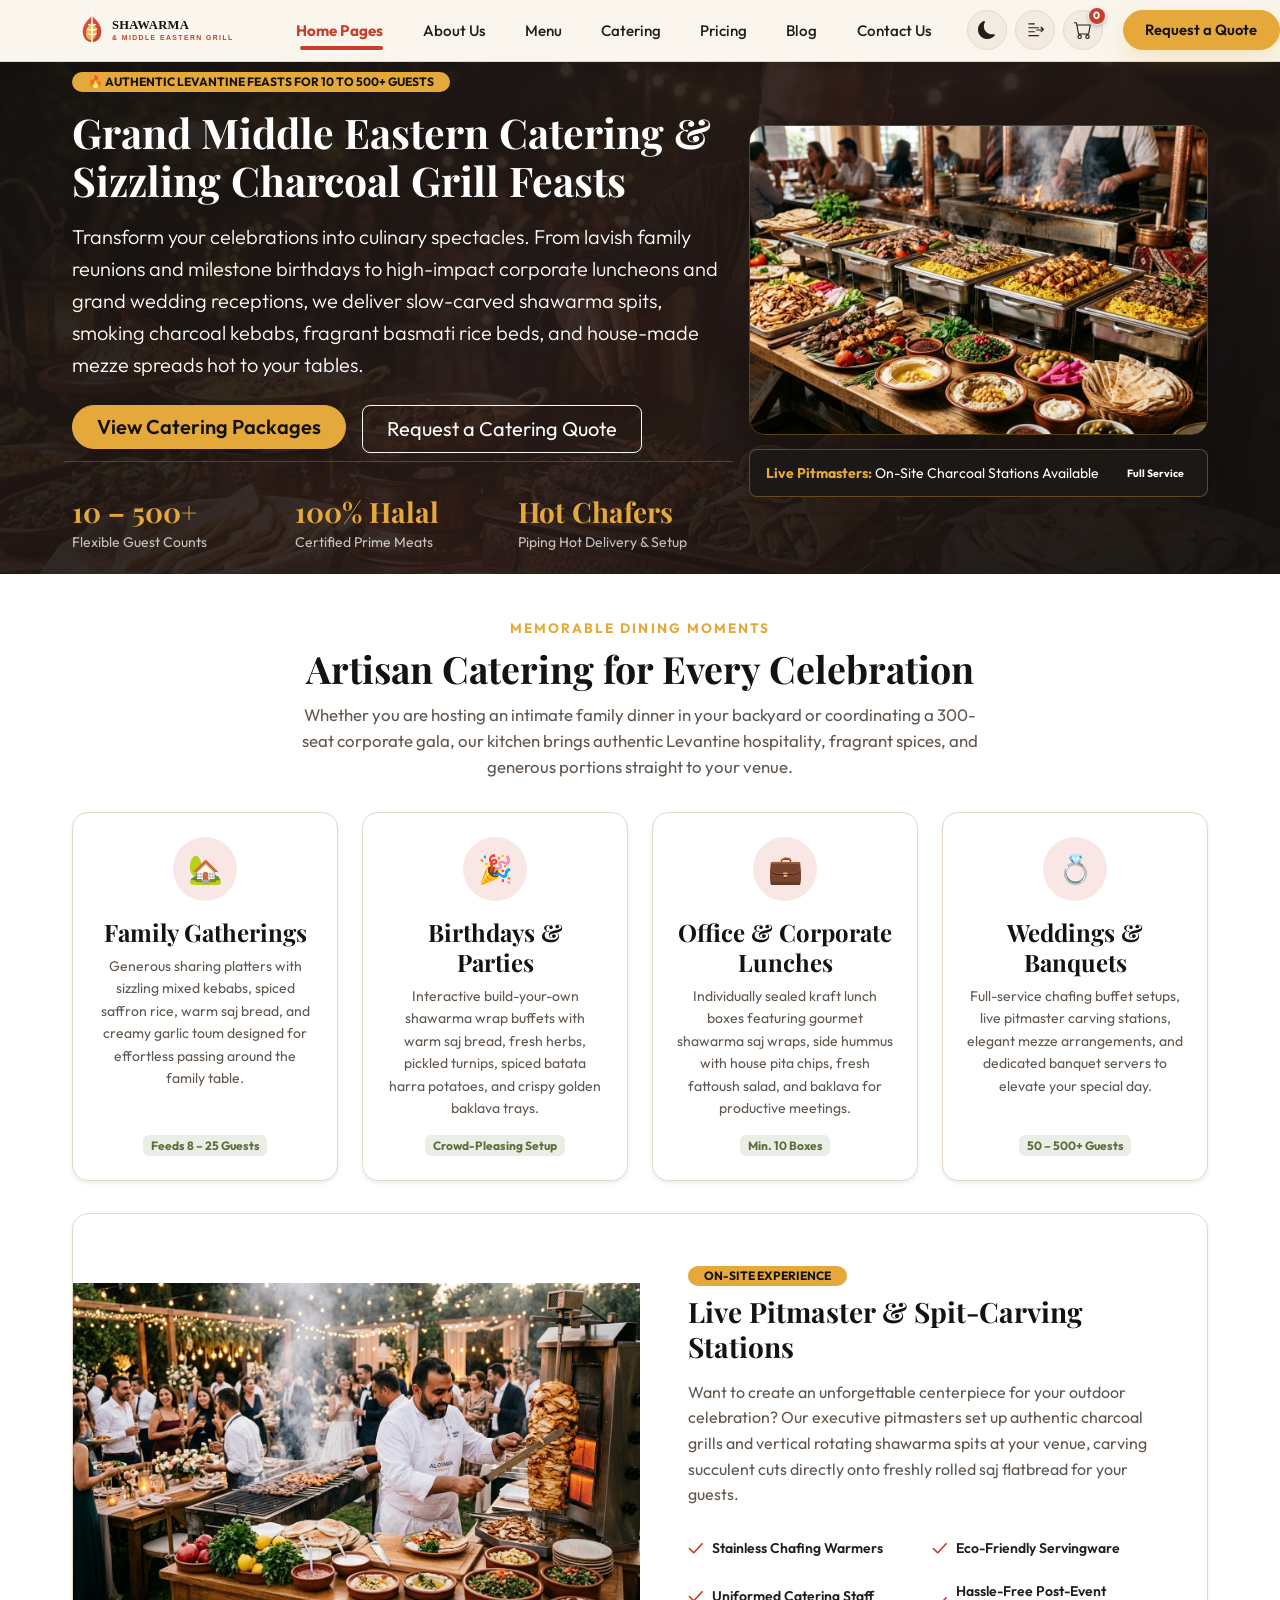
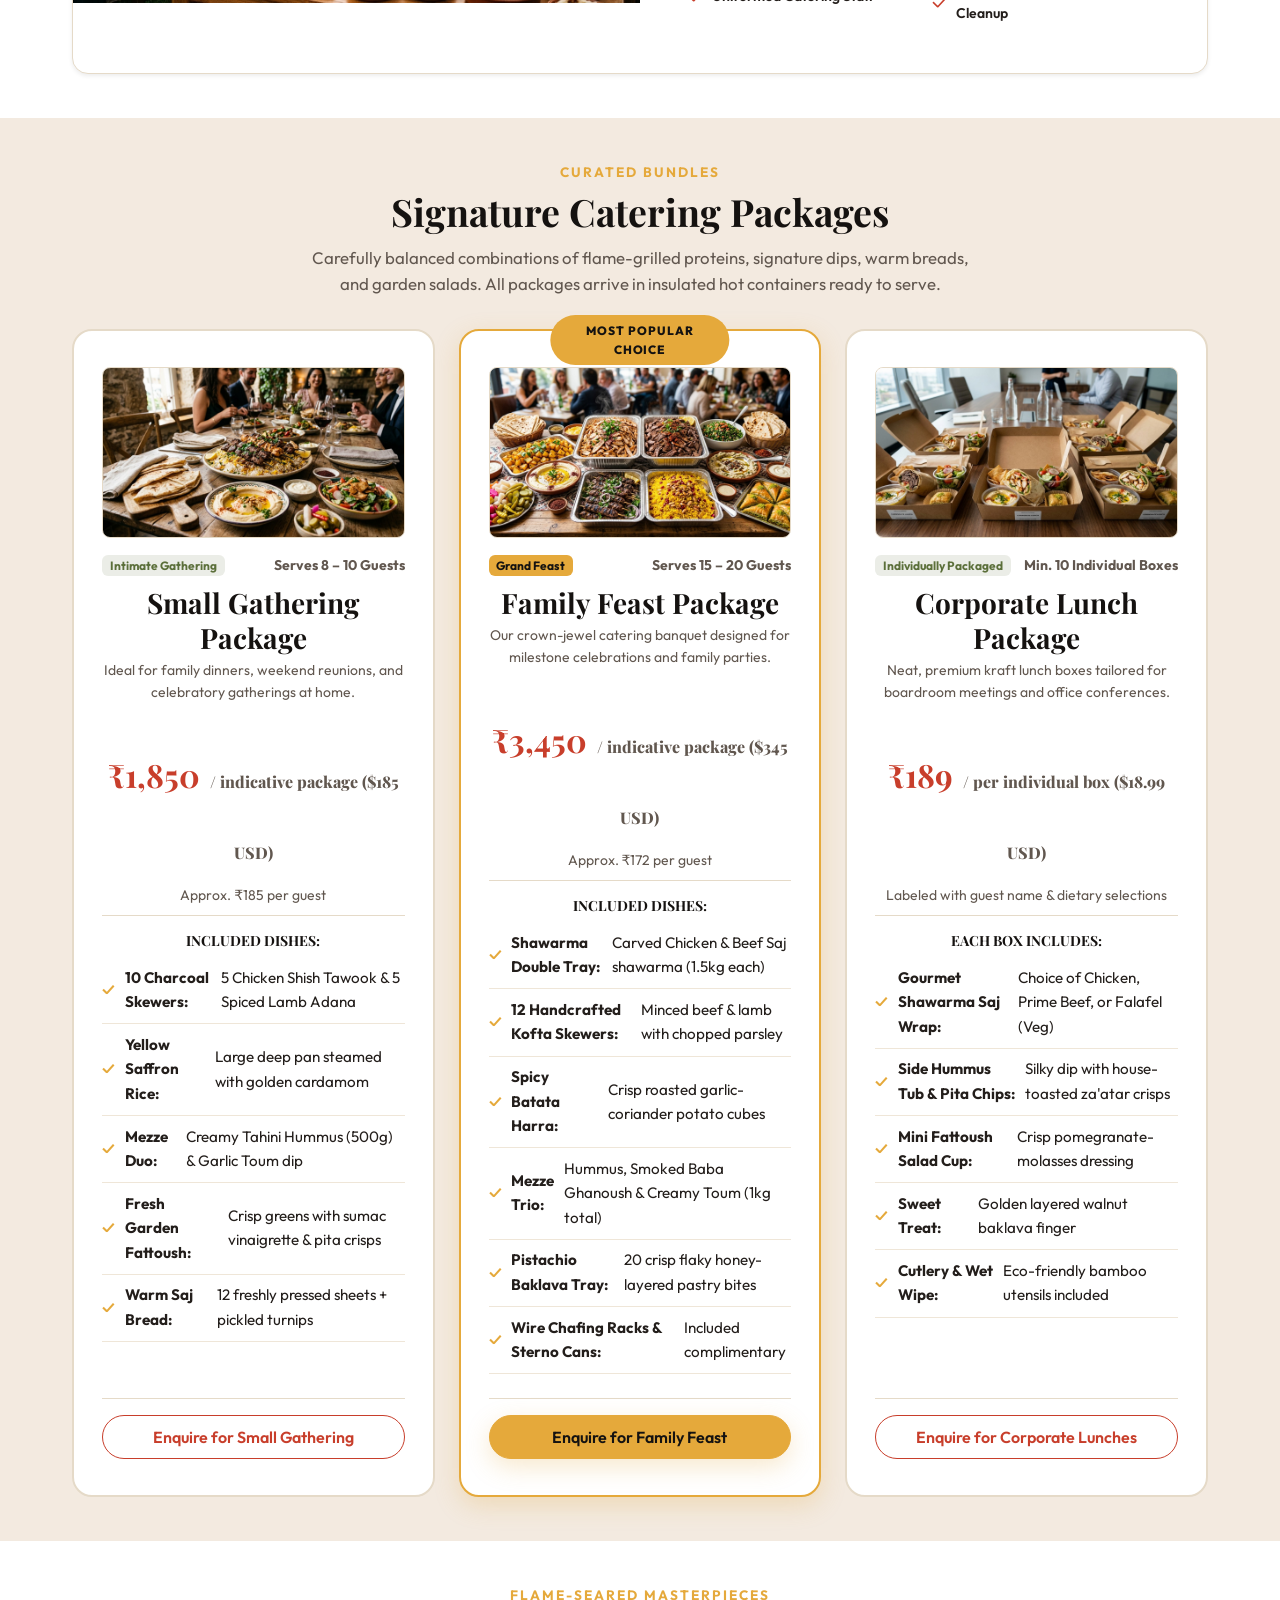
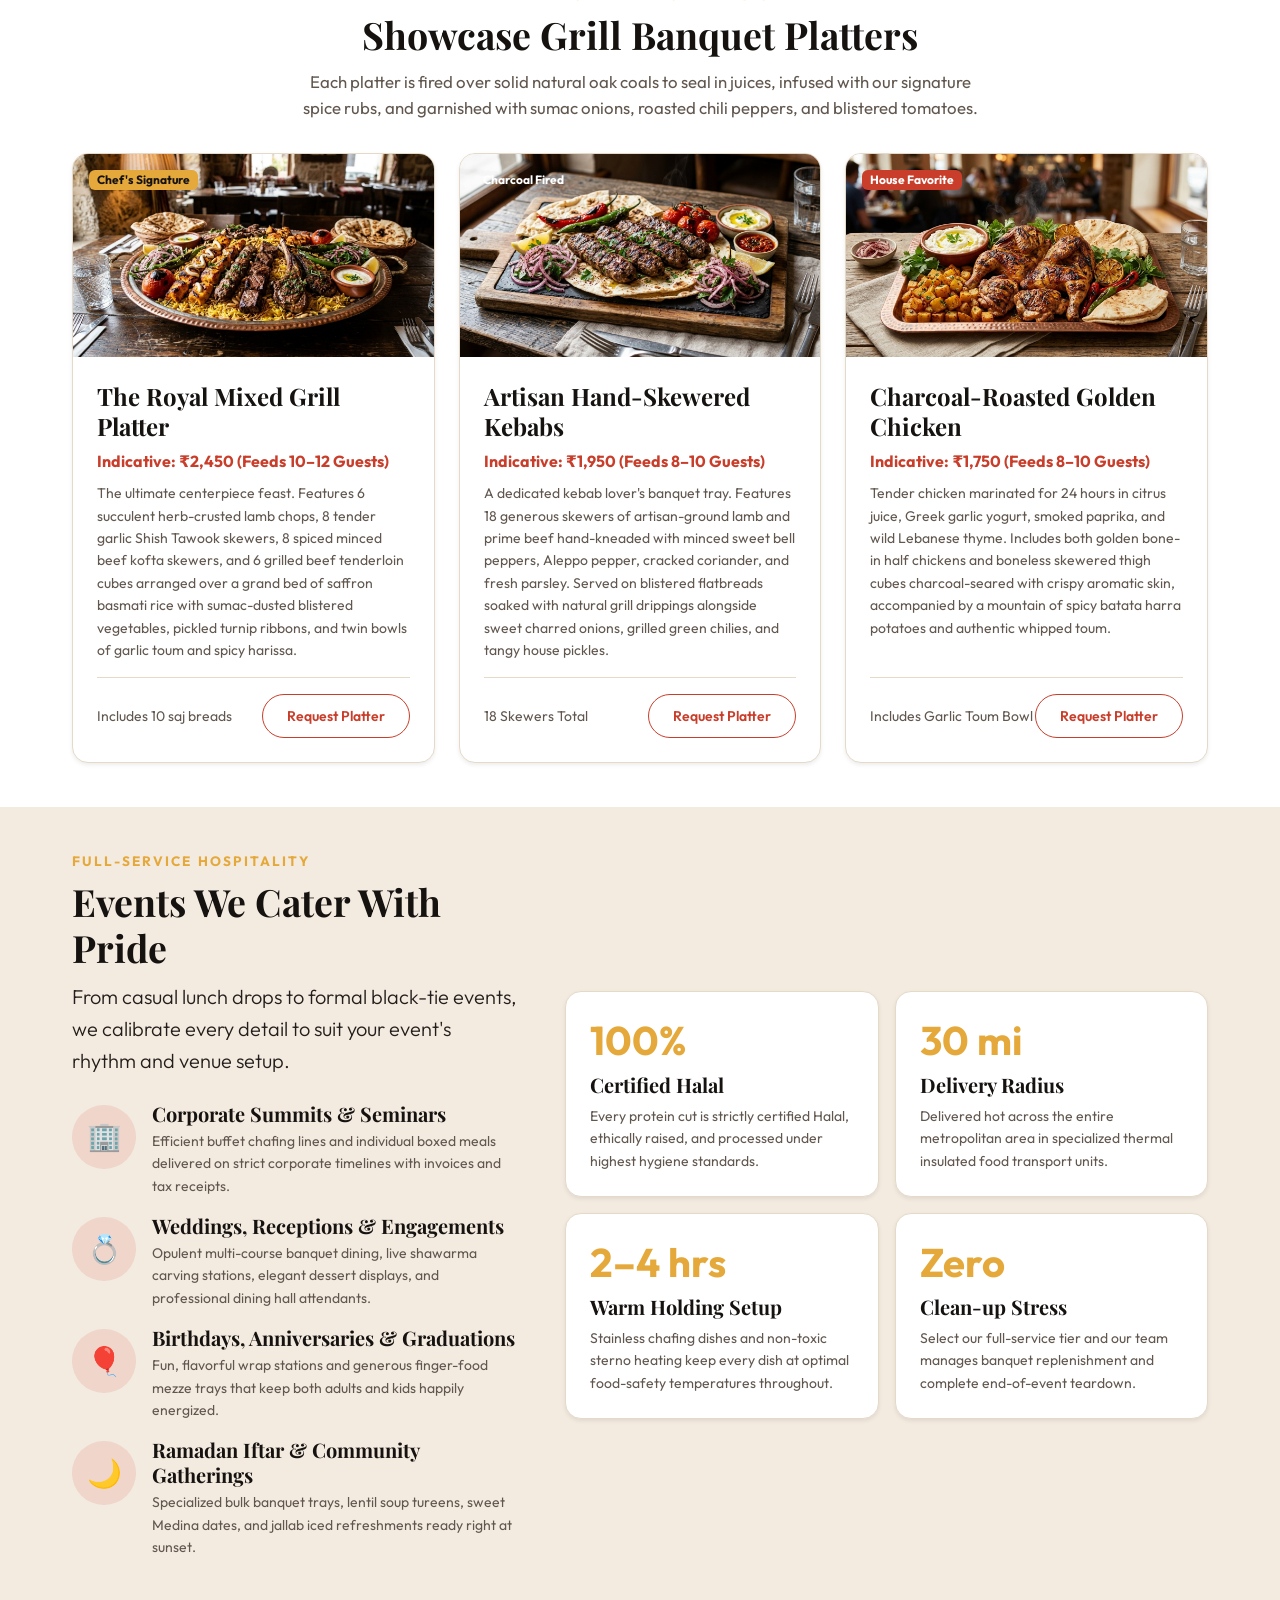
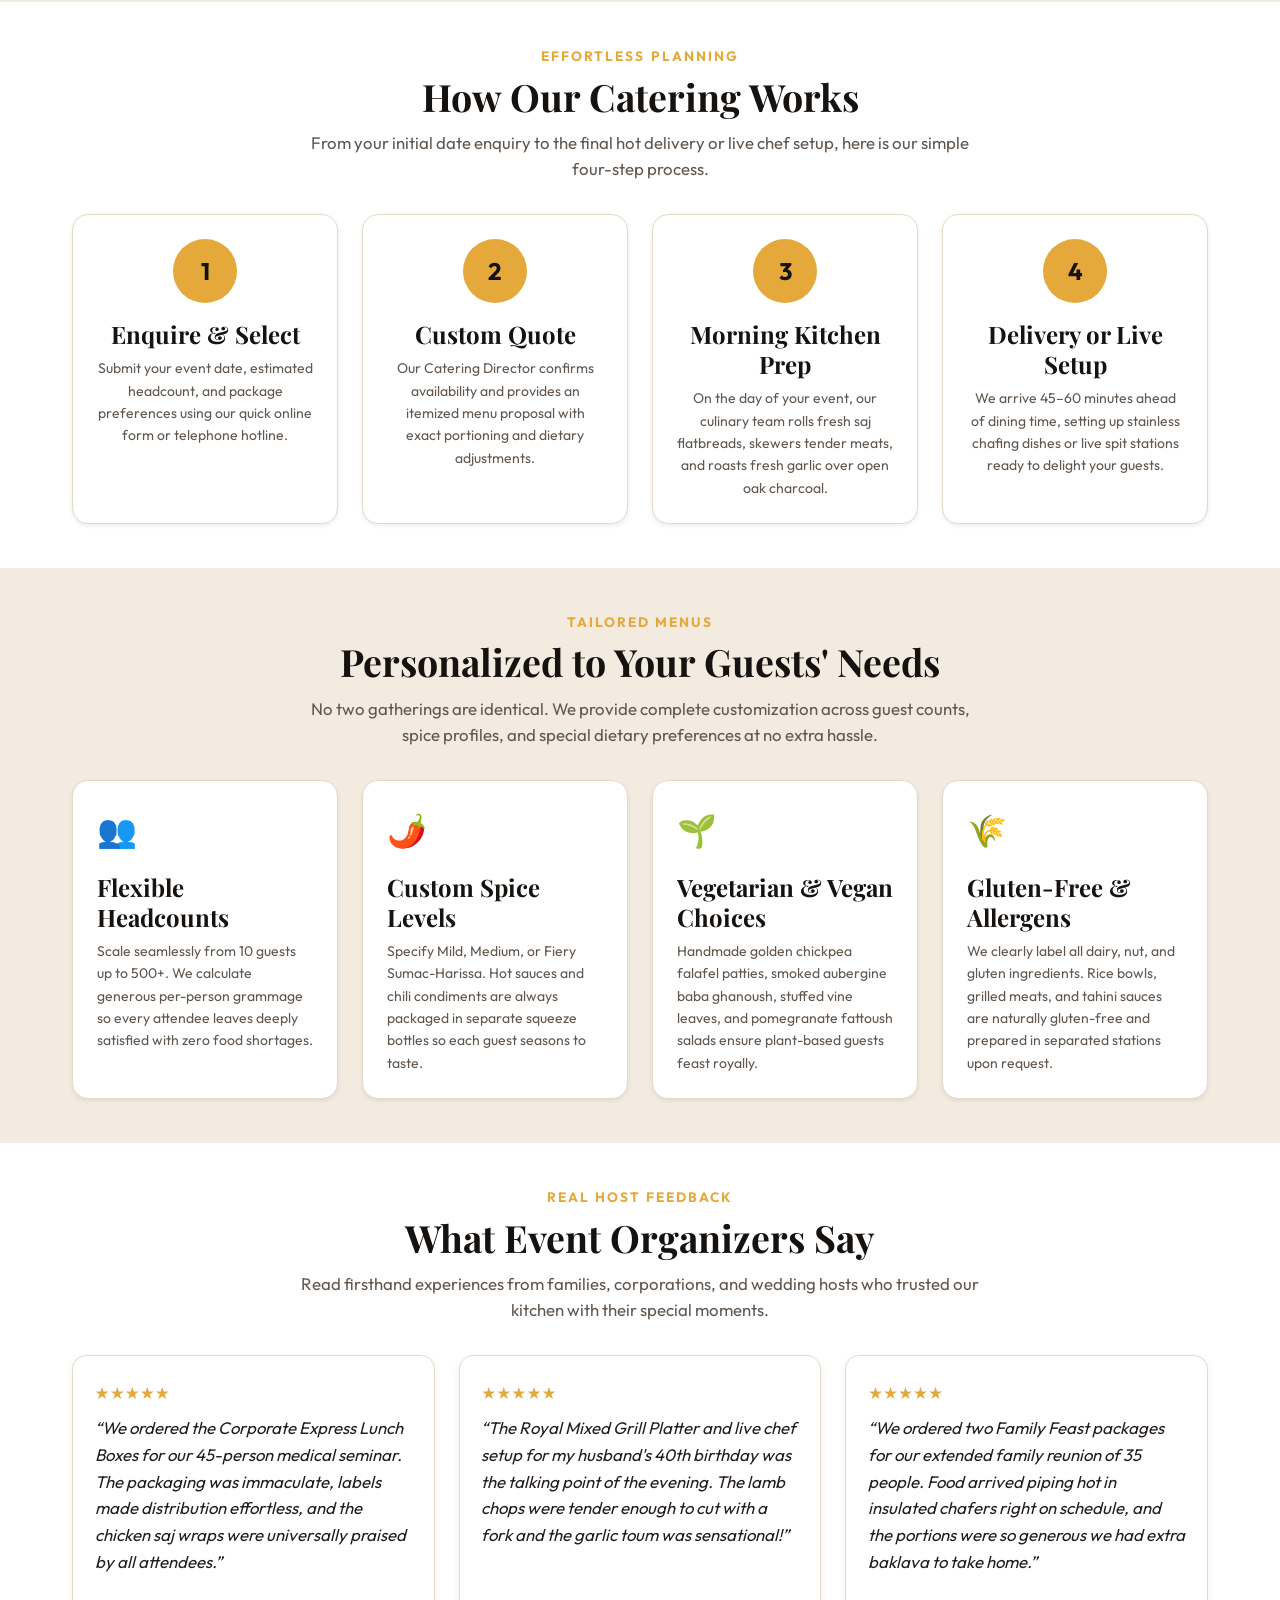
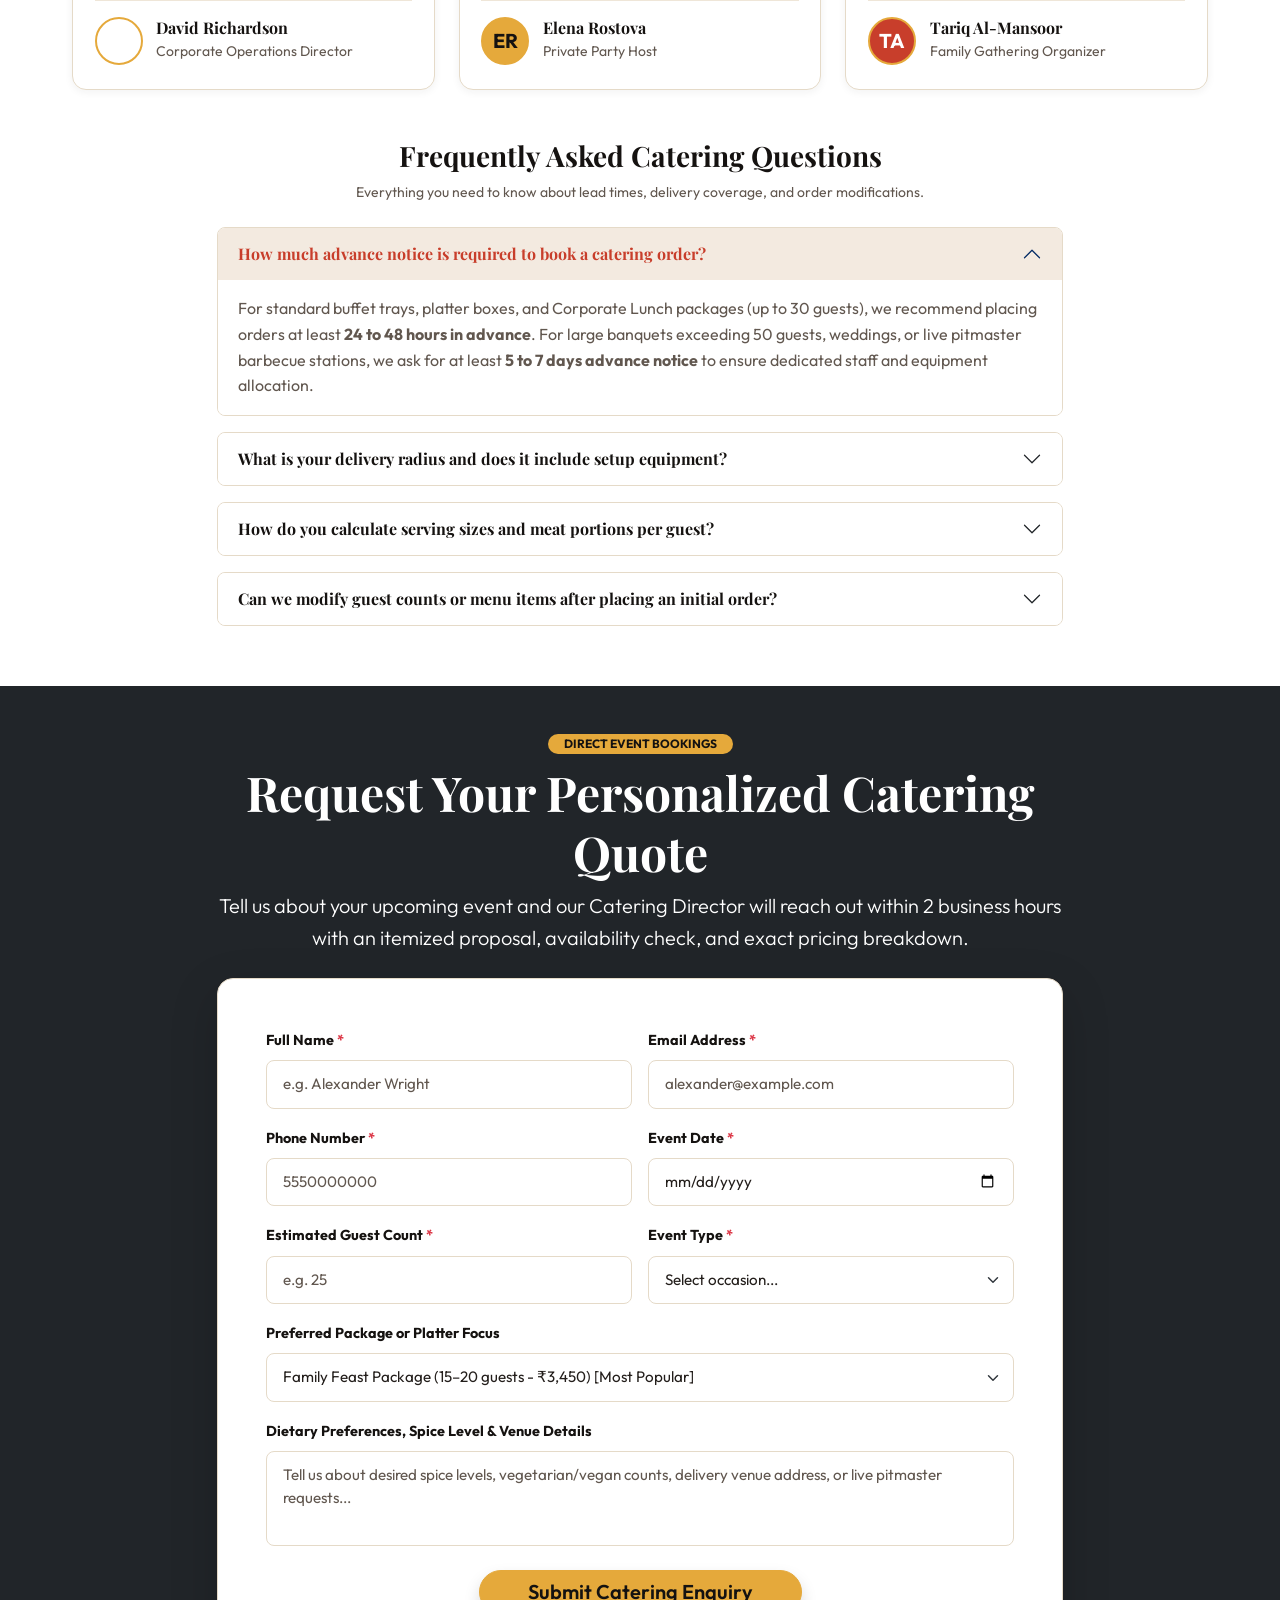
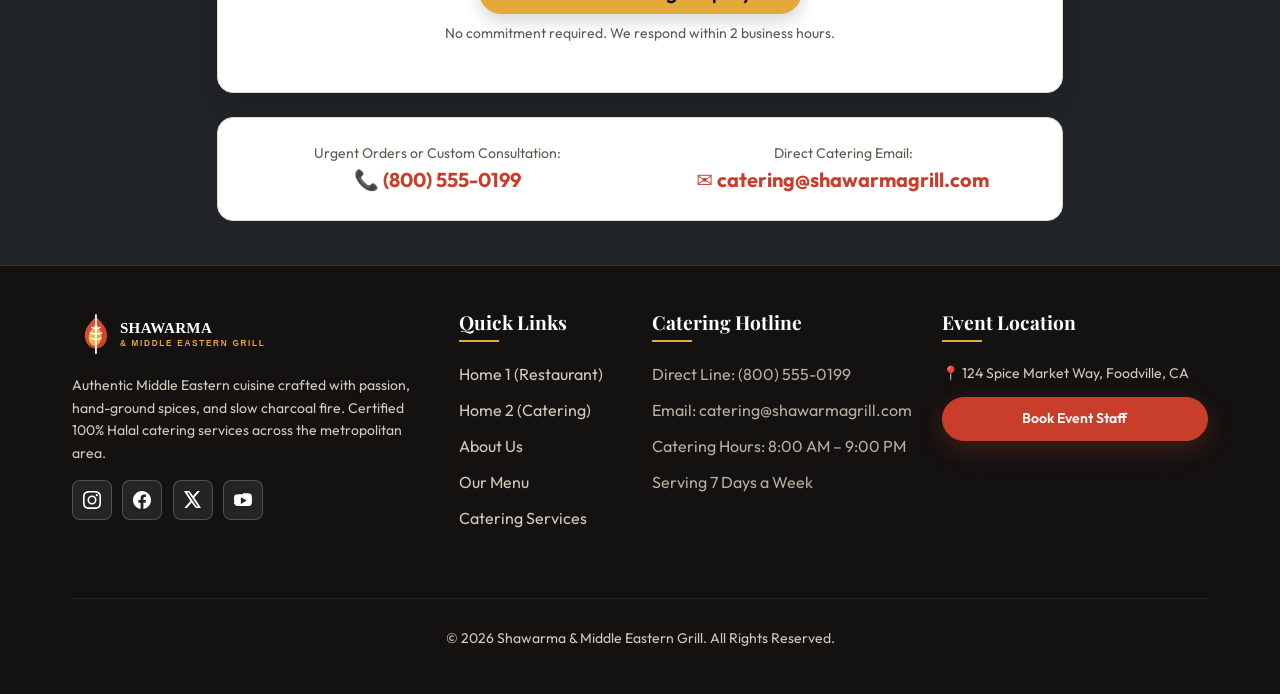
<file: home-catering.html>
<!DOCTYPE html>
<html lang="en" data-bs-theme="light" dir="ltr">
<head>
  <meta charset="UTF-8">
  <!-- Pre-render Theme & Direction Initializer (Flicker Prevention) -->
  <script>
    (function () {
      const savedTheme = localStorage.getItem('sg_theme') || (window.matchMedia('(prefers-color-scheme: dark)').matches ? 'dark' : 'light');
      document.documentElement.setAttribute('data-bs-theme', savedTheme);
      const savedDir = localStorage.getItem('sg_dir') || 'ltr';
      document.documentElement.setAttribute('dir', savedDir);
    })();
  </script>

  <meta name="viewport" content="width=device-width, initial-scale=1.0">
  <title>Catering &amp; Charcoal Grill Platters | Shawarma &amp; Middle Eastern Grill</title>
  <meta name="description" content="Grand Middle Eastern catering, artisan charcoal grill banquet platters, and full-service event dining for family gatherings, birthdays, weddings, and corporate lunches.">
  <link rel="icon" type="image/svg+xml" href="assets/images/logo/favicon.svg">

  <!-- Open Graph -->
  <meta property="og:title" content="Catering &amp; Charcoal Grill Platters | Shawarma &amp; Middle Eastern Grill">
  <meta property="og:description" content="Elevate your celebrations with artisan charcoal grill platters, saj shawarma stations, and curated event catering.">
  <meta property="og:image" content="assets/images/home-2/hero-catering-banquet.jpg">
  <meta property="og:type" content="website">

  <!-- Fonts -->
  <link rel="preconnect" href="https://fonts.googleapis.com">
  <link rel="preconnect" href="https://fonts.gstatic.com" crossorigin>
  <link href="https://fonts.googleapis.com/css2?family=Outfit:wght@300;400;500;600;700;800&family=Playfair+Display:ital,wght@0,600;0,700;0,800;1,400&family=Tajawal:wght@400;500;700&display=swap" rel="stylesheet">

  <!-- Stylesheets -->
  <link rel="stylesheet" href="assets/css/bootstrap.min.css">
  <link rel="stylesheet" href="assets/css/style.css">
  <link rel="stylesheet" href="assets/css/responsive.css">
  <link rel="stylesheet" href="assets/css/rtl.css">
</head>
<body>

  <!-- Navigation Header -->
  <nav class="navbar navbar-expand-lg navbar-custom sticky-top">
    <div class="container">
      <a class="navbar-brand me-auto me-lg-3" href="index.html">
        <img src="assets/images/logo/logo-dark.svg" alt="Shawarma &amp; Middle Eastern Grill" class="navbar-brand-logo theme-logo-light" onerror="this.onerror=null; this.src='assets/images/logo/logo-dark.svg';">
      </a>

      <!-- Icon-Only Control Buttons & Action Group -->
      <div class="header-actions-group order-lg-last">
        <div class="header-icon-group">
          <!-- Theme Toggle Icon Button -->
          <button class="header-icon-btn theme-toggle-btn" aria-label="Switch to Dark Mode" title="Toggle dark/light theme">
            <span class="theme-icon">🌙</span>
          </button>

          <!-- RTL Icon Button -->
          <button class="header-icon-btn rtl-toggle-btn" aria-label="Switch to Right-to-Left (RTL) layout" title="Switch to RTL">
            <svg xmlns="http://www.w3.org/2000/svg" width="19" height="19" fill="currentColor" viewBox="0 0 16 16" aria-hidden="true" class="direction-icon">
              <path fill-rule="evenodd" d="M2 2.5a.5.5 0 0 1 .5-.5h5a.5.5 0 0 1 0 1h-5a.5.5 0 0 1-.5-.5zm0 3.5a.5.5 0 0 1 .5-.5h8.5a.5.5 0 0 1 0 1H2.5a.5.5 0 0 1-.5-.5zm0 3.5a.5.5 0 0 1 .5-.5h5a.5.5 0 0 1 0 1h-5a.5.5 0 0 1-.5-.5zm0 3.5a.5.5 0 0 1 .5-.5h8.5a.5.5 0 0 1 0 1H2.5a.5.5 0 0 1-.5-.5zm11.146-7.854a.5.5 0 0 1 .708 0l2 2a.5.5 0 0 1 0 .708l-2 2a.5.5 0 0 1-.708-.708L14.293 8.5H9.5a.5.5 0 0 1 0-1h4.793l-1.147-1.146a.5.5 0 0 1 0-.708z"/>
            </svg>
          </button>

          <!-- Cart Icon Button -->
          <a href="menu.html" class="header-icon-btn cart-btn" aria-label="View Shopping Cart (2 items)" title="Shopping Cart">
            <svg xmlns="http://www.w3.org/2000/svg" width="19" height="19" fill="currentColor" viewBox="0 0 16 16" aria-hidden="true">
              <path d="M0 1.5A.5.5 0 0 1 .5 1H2a.5.5 0 0 1 .485.379L2.89 3H14.5a.5.5 0 0 1 .491.592l-1.5 8A.5.5 0 0 1 13 12H4a.5.5 0 0 1-.491-.408L2.01 3.607 1.61 2H.5a.5.5 0 0 1-.5-.5zM3.102 4l1.313 7h8.17l1.313-7H3.102zM5 12a2 2 0 1 0 0 4 2 2 0 0 0 0-4zm7 0a2 2 0 1 0 0 4 2 2 0 0 0 0-4zm-7 1a1 1 0 1 1 0 2 1 1 0 0 1 0-2zm7 0a1 1 0 1 1 0 2 1 1 0 0 1 0-2z"/>
            </svg>
            <span class="cart-badge">2</span>
          </a>
        </div>

        <!-- Primary CTA Button -->
        <a href="#cateringQuote" class="btn btn-gold d-none d-sm-inline-flex">Request a Quote</a>

        <!-- Mobile Toggler -->
        <button class="navbar-toggler ms-1" type="button" data-bs-toggle="collapse" data-bs-target="#mainNavbar" aria-controls="mainNavbar" aria-expanded="false" aria-label="Toggle navigation">
          <span class="navbar-toggler-icon"></span>
        </button>
      </div>

      <div class="collapse navbar-collapse" id="mainNavbar">
        <ul class="navbar-nav ms-lg-3 me-lg-0 mb-2 mb-lg-0">
          <li class="nav-item dropdown">
            <a class="nav-link dropdown-toggle active" href="#" id="homeDropdown2" role="button" data-bs-toggle="dropdown" aria-expanded="false">Home Pages</a>
            <ul class="dropdown-menu" aria-labelledby="homeDropdown2">
              <li><a class="dropdown-item" href="index.html">Home 1 – Restaurant Landing</a></li>
              <li><a class="dropdown-item active" href="home-catering.html">Home 2 – Grill &amp; Catering Landing</a></li>
            </ul>
          </li>
          <li class="nav-item"><a class="nav-link" href="about.html">About Us</a></li>
          <li class="nav-item"><a class="nav-link" href="menu.html">Menu</a></li>
          <li class="nav-item"><a class="nav-link" href="catering.html">Catering</a></li>
          <li class="nav-item"><a class="nav-link" href="pricing.html">Pricing</a></li>
          <li class="nav-item"><a class="nav-link" href="blog.html">Blog</a></li>
          <li class="nav-item"><a class="nav-link" href="contact.html">Contact Us</a></li>
        </ul>
        <a href="#cateringQuote" class="btn btn-gold d-sm-none w-100 mt-2">Request a Catering Quote</a>
      </div>
    </div>
  </nav>

  <!-- Hero Section: Catering & Grill Feast Focus -->
  <section class="hero-section-home2" style="background: linear-gradient(135deg, rgba(20, 18, 17, 0.94) 0%, rgba(38, 26, 23, 0.90) 50%, rgba(18, 16, 15, 0.96) 100%), url('assets/images/banners/banner-catering.jpg') center 45%/cover no-repeat;">
    <div class="container">

      <div class="row align-items-center g-4">
        <div class="col-lg-7">
          <span class="badge bg-gold text-dark px-3 py-1 rounded-pill fw-bold mb-3 d-inline-block text-uppercase letter-spacing-1">
            🔥 Authentic Levantine Feasts for 10 to 500+ Guests
          </span>
          <h1 class="display-5 font-heading text-white mb-3">Grand Middle Eastern Catering &amp; Sizzling Charcoal Grill Feasts</h1>
          <p class="lead mb-4 text-light opacity-90">Transform your celebrations into culinary spectacles. From lavish family reunions and milestone birthdays to high-impact corporate luncheons and grand wedding receptions, we deliver slow-carved shawarma spits, smoking charcoal kebabs, fragrant basmati rice beds, and house-made mezze spreads hot to your tables.</p>
          <div class="d-flex flex-wrap gap-3 mb-4">
            <a href="#packages" class="btn btn-gold btn-lg px-4 shadow">View Catering Packages</a>
            <a href="#cateringQuote" class="btn btn-outline-light btn-lg px-4">Request a Catering Quote</a>
          </div>
          <div class="row g-3 pt-3 border-top border-secondary border-opacity-50">
            <div class="col-4">
              <h3 class="text-gold mb-0 font-heading fw-bold">10 – 500+</h3>
              <small class="text-light opacity-75">Flexible Guest Counts</small>
            </div>
            <div class="col-4">
              <h3 class="text-gold mb-0 font-heading fw-bold">100% Halal</h3>
              <small class="text-light opacity-75">Certified Prime Meats</small>
            </div>
            <div class="col-4">
              <h3 class="text-gold mb-0 font-heading fw-bold">Hot Chafers</h3>
              <small class="text-light opacity-75">Piping Hot Delivery &amp; Setup</small>
            </div>
          </div>
        </div>

        <div class="col-lg-5 hero-media-col">
          <div class="hero-img-box shadow-lg rounded-4 overflow-hidden border border-warning border-opacity-25">
            <img src="assets/images/home-2/hero-catering-banquet.jpg" alt="Lavish Middle Eastern catering banquet spread with charcoal skewers, yellow rice, hummus and mezze" class="img-fluid w-100" style="aspect-ratio: 16/9; object-fit: cover;">
          </div>
          <div class="hero-catering-badge small">
            <span><strong class="text-gold">Live Pitmasters:</strong> On-Site Charcoal Stations Available</span>
            <span class="badge bg-olive text-white">Full Service</span>
          </div>
        </div>
      </div>
    </div>
  </section>

  <!-- Section 2: Introduction to Event Catering & Occasions -->
  <section class="py-5 bg-surface">
    <div class="container py-4">
      <div class="text-center mb-5 max-w-700 mx-auto">
        <span class="section-subtitle">Memorable Dining Moments</span>
        <h2 class="section-title">Artisan Catering for Every Celebration</h2>
        <p class="section-desc">Whether you are hosting an intimate family dinner in your backyard or coordinating a 300-seat corporate gala, our kitchen brings authentic Levantine hospitality, fragrant spices, and generous portions straight to your venue.</p>
      </div>

      <div class="row g-4 mb-5">
        <!-- Occasion 1: Family Gatherings -->
        <div class="col-md-6 col-lg-3">
          <div class="card p-4 border border-color rounded-4 bg-card h-100 text-center shadow-sm">
            <div class="feature-icon-box mx-auto mb-3 fs-3">🏡</div>
            <h4 class="font-heading mb-2">Family Gatherings</h4>
            <p class="text-muted small mb-3">Generous sharing platters with sizzling mixed kebabs, spiced saffron rice, warm saj bread, and creamy garlic toum designed for effortless passing around the family table.</p>
            <span class="badge bg-olive-subtle text-olive mt-auto align-self-center">Feeds 8 – 25 Guests</span>
          </div>
        </div>

        <!-- Occasion 2: Birthday Parties & Milestones -->
        <div class="col-md-6 col-lg-3">
          <div class="card p-4 border border-color rounded-4 bg-card h-100 text-center shadow-sm">
            <div class="feature-icon-box mx-auto mb-3 fs-3">🎉</div>
            <h4 class="font-heading mb-2">Birthdays &amp; Parties</h4>
            <p class="text-muted small mb-3">Interactive build-your-own shawarma wrap buffets with warm saj bread, fresh herbs, pickled turnips, spiced batata harra potatoes, and crispy golden baklava trays.</p>
            <span class="badge bg-olive-subtle text-olive mt-auto align-self-center">Crowd-Pleasing Setup</span>
          </div>
        </div>

        <!-- Occasion 3: Office & Corporate Lunches -->
        <div class="col-md-6 col-lg-3">
          <div class="card p-4 border border-color rounded-4 bg-card h-100 text-center shadow-sm">
            <div class="feature-icon-box mx-auto mb-3 fs-3">💼</div>
            <h4 class="font-heading mb-2">Office &amp; Corporate Lunches</h4>
            <p class="text-muted small mb-3">Individually sealed kraft lunch boxes featuring gourmet shawarma saj wraps, side hummus with house pita chips, fresh fattoush salad, and baklava for productive meetings.</p>
            <span class="badge bg-olive-subtle text-olive mt-auto align-self-center">Min. 10 Boxes</span>
          </div>
        </div>

        <!-- Occasion 4: Weddings & Galas -->
        <div class="col-md-6 col-lg-3">
          <div class="card p-4 border border-color rounded-4 bg-card h-100 text-center shadow-sm">
            <div class="feature-icon-box mx-auto mb-3 fs-3">💍</div>
            <h4 class="font-heading mb-2">Weddings &amp; Banquets</h4>
            <p class="text-muted small mb-3">Full-service chafing buffet setups, live pitmaster carving stations, elegant mezze arrangements, and dedicated banquet servers to elevate your special day.</p>
            <span class="badge bg-olive-subtle text-olive mt-auto align-self-center">50 – 500+ Guests</span>
          </div>
        </div>
      </div>

      <!-- Feature Highlight Banner with Catering Live Events Photo -->
      <div class="card border border-color rounded-4 overflow-hidden bg-card shadow-sm p-0">
        <div class="row g-0 align-items-center">
          <div class="col-lg-6">
            <img src="assets/images/home-2/catering-live-events.jpg" alt="Chef carving shawarma and grilling meat at live catering event setup" class="img-fluid w-100 h-100" style="object-fit: cover; min-height: 320px; aspect-ratio: 16/9;">
          </div>
          <div class="col-lg-6 p-4 p-md-5">
            <span class="badge bg-gold text-dark px-3 py-1 rounded-pill fw-bold mb-2">ON-SITE EXPERIENCE</span>
            <h3 class="font-heading mb-3">Live Pitmaster &amp; Spit-Carving Stations</h3>
            <p class="text-muted mb-4">Want to create an unforgettable centerpiece for your outdoor celebration? Our executive pitmasters set up authentic charcoal grills and vertical rotating shawarma spits at your venue, carving succulent cuts directly onto freshly rolled saj flatbread for your guests.</p>
            <div class="row g-3">
              <div class="col-sm-6">
                <div class="d-flex align-items-center gap-2">
                  <span class="text-spice fs-5">✓</span>
                  <span class="small fw-semibold">Stainless Chafing Warmers</span>
                </div>
              </div>
              <div class="col-sm-6">
                <div class="d-flex align-items-center gap-2">
                  <span class="text-spice fs-5">✓</span>
                  <span class="small fw-semibold">Eco-Friendly Servingware</span>
                </div>
              </div>
              <div class="col-sm-6">
                <div class="d-flex align-items-center gap-2">
                  <span class="text-spice fs-5">✓</span>
                  <span class="small fw-semibold">Uniformed Catering Staff</span>
                </div>
              </div>
              <div class="col-sm-6">
                <div class="d-flex align-items-center gap-2">
                  <span class="text-spice fs-5">✓</span>
                  <span class="small fw-semibold">Hassle-Free Post-Event Cleanup</span>
                </div>
              </div>
            </div>
          </div>
        </div>
      </div>
    </div>
  </section>

  <!-- Section 3: Catering Packages (Small Gathering, Family Feast, Corporate Lunch) -->
  <section id="packages" class="py-5 bg-surface-alt">
    <div class="container py-4">
      <div class="text-center mb-5 max-w-700 mx-auto">
        <span class="section-subtitle">Curated Bundles</span>
        <h2 class="section-title">Signature Catering Packages</h2>
        <p class="section-desc">Carefully balanced combinations of flame-grilled proteins, signature dips, warm breads, and garden salads. All packages arrive in insulated hot containers ready to serve.</p>
      </div>

      <div class="row g-4 align-items-stretch">
        <!-- Package 1: Small Gathering -->
        <div class="col-lg-4 col-md-6">
          <div class="pricing-card h-100 d-flex flex-column">
            <div class="rounded-3 overflow-hidden mb-3 border border-color">
              <img src="assets/images/home-2/pkg-small-gathering.jpg" alt="Small Gathering Catering Package table spread with skewers, yellow rice, hummus, fattoush and saj bread" class="img-fluid w-100" style="aspect-ratio: 16/9; object-fit: cover;">
            </div>
            <div class="d-flex justify-content-between align-items-center mb-2">
              <span class="badge bg-olive-subtle text-olive">Intimate Gathering</span>
              <small class="text-muted fw-bold">Serves 8 – 10 Guests</small>
            </div>
            <h3 class="font-heading mb-1">Small Gathering Package</h3>
            <p class="text-muted small mb-3">Ideal for family dinners, weekend reunions, and celebratory gatherings at home.</p>
            
            <div class="pricing-price mb-2">
              <span class="fs-2 fw-bold text-spice">₹1,850</span>
              <span class="fs-6 text-muted font-normal"> / indicative package ($185 USD)</span>
            </div>
            <div class="small text-muted mb-3 pb-2 border-bottom border-color">Approx. ₹185 per guest</div>

            <h6 class="fw-bold mb-2 small text-uppercase letter-spacing-1">Included Dishes:</h6>
            <ul class="pricing-features-list mb-4">
              <li><span class="icon-check">✓</span> <strong>10 Charcoal Skewers:</strong> 5 Chicken Shish Tawook &amp; 5 Spiced Lamb Adana</li>
              <li><span class="icon-check">✓</span> <strong>Yellow Saffron Rice:</strong> Large deep pan steamed with golden cardamom</li>
              <li><span class="icon-check">✓</span> <strong>Mezze Duo:</strong> Creamy Tahini Hummus (500g) &amp; Garlic Toum dip</li>
              <li><span class="icon-check">✓</span> <strong>Fresh Garden Fattoush:</strong> Crisp greens with sumac vinaigrette &amp; pita crisps</li>
              <li><span class="icon-check">✓</span> <strong>Warm Saj Bread:</strong> 12 freshly pressed sheets + pickled turnips</li>
            </ul>

            <div class="mt-auto pt-3 border-top border-color">
              <a href="#cateringQuote" class="btn btn-outline-spice w-100">Enquire for Small Gathering</a>
            </div>
          </div>
        </div>

        <!-- Package 2: Family Feast (Featured) -->
        <div class="col-lg-4 col-md-6">
          <div class="pricing-card featured h-100 d-flex flex-column">
            <span class="pricing-featured-badge">Most Popular Choice</span>
            <div class="rounded-3 overflow-hidden mb-3 border border-color">
              <img src="assets/images/home-2/pkg-family-feast.jpg" alt="Family Feast catering buffet trays with shawarma meats, kofta skewers, dips and dessert" class="img-fluid w-100" style="aspect-ratio: 16/9; object-fit: cover;">
            </div>
            <div class="d-flex justify-content-between align-items-center mb-2">
              <span class="badge bg-gold text-dark fw-bold">Grand Feast</span>
              <small class="text-muted fw-bold">Serves 15 – 20 Guests</small>
            </div>
            <h3 class="font-heading mb-1">Family Feast Package</h3>
            <p class="text-muted small mb-3">Our crown-jewel catering banquet designed for milestone celebrations and family parties.</p>
            
            <div class="pricing-price mb-2">
              <span class="fs-2 fw-bold text-spice">₹3,450</span>
              <span class="fs-6 text-muted font-normal"> / indicative package ($345 USD)</span>
            </div>
            <div class="small text-muted mb-3 pb-2 border-bottom border-color">Approx. ₹172 per guest</div>

            <h6 class="fw-bold mb-2 small text-uppercase letter-spacing-1">Included Dishes:</h6>
            <ul class="pricing-features-list mb-4">
              <li><span class="icon-check">✓</span> <strong>Shawarma Double Tray:</strong> Carved Chicken &amp; Beef Saj shawarma (1.5kg each)</li>
              <li><span class="icon-check">✓</span> <strong>12 Handcrafted Kofta Skewers:</strong> Minced beef &amp; lamb with chopped parsley</li>
              <li><span class="icon-check">✓</span> <strong>Spicy Batata Harra:</strong> Crisp roasted garlic-coriander potato cubes</li>
              <li><span class="icon-check">✓</span> <strong>Mezze Trio:</strong> Hummus, Smoked Baba Ghanoush &amp; Creamy Toum (1kg total)</li>
              <li><span class="icon-check">✓</span> <strong>Pistachio Baklava Tray:</strong> 20 crisp flaky honey-layered pastry bites</li>
              <li><span class="icon-check">✓</span> <strong>Wire Chafing Racks &amp; Sterno Cans:</strong> Included complimentary</li>
            </ul>

            <div class="mt-auto pt-3 border-top border-color">
              <a href="#cateringQuote" class="btn btn-gold w-100">Enquire for Family Feast</a>
            </div>
          </div>
        </div>

        <!-- Package 3: Corporate Lunch -->
        <div class="col-lg-4 col-md-12">
          <div class="pricing-card h-100 d-flex flex-column">
            <div class="rounded-3 overflow-hidden mb-3 border border-color">
              <img src="assets/images/home-2/pkg-corporate-lunch.jpg" alt="Corporate Lunch catering package individually boxed kraft containers with shawarma wraps and dips" class="img-fluid w-100" style="aspect-ratio: 16/9; object-fit: cover;">
            </div>
            <div class="d-flex justify-content-between align-items-center mb-2">
              <span class="badge bg-olive-subtle text-olive">Individually Packaged</span>
              <small class="text-muted fw-bold">Min. 10 Individual Boxes</small>
            </div>
            <h3 class="font-heading mb-1">Corporate Lunch Package</h3>
            <p class="text-muted small mb-3">Neat, premium kraft lunch boxes tailored for boardroom meetings and office conferences.</p>
            
            <div class="pricing-price mb-2">
              <span class="fs-2 fw-bold text-spice">₹189</span>
              <span class="fs-6 text-muted font-normal"> / per individual box ($18.99 USD)</span>
            </div>
            <div class="small text-muted mb-3 pb-2 border-bottom border-color">Labeled with guest name &amp; dietary selections</div>

            <h6 class="fw-bold mb-2 small text-uppercase letter-spacing-1">Each Box Includes:</h6>
            <ul class="pricing-features-list mb-4">
              <li><span class="icon-check">✓</span> <strong>Gourmet Shawarma Saj Wrap:</strong> Choice of Chicken, Prime Beef, or Falafel (Veg)</li>
              <li><span class="icon-check">✓</span> <strong>Side Hummus Tub &amp; Pita Chips:</strong> Silky dip with house-toasted za'atar crisps</li>
              <li><span class="icon-check">✓</span> <strong>Mini Fattoush Salad Cup:</strong> Crisp pomegranate-molasses dressing</li>
              <li><span class="icon-check">✓</span> <strong>Sweet Treat:</strong> Golden layered walnut baklava finger</li>
              <li><span class="icon-check">✓</span> <strong>Cutlery &amp; Wet Wipe:</strong> Eco-friendly bamboo utensils included</li>
            </ul>

            <div class="mt-auto pt-3 border-top border-color">
              <a href="#cateringQuote" class="btn btn-outline-spice w-100">Enquire for Corporate Lunches</a>
            </div>
          </div>
        </div>
      </div>
    </div>
  </section>

  <!-- Section 4: Grill Platter Showcase (Mixed Grill, Kebabs, Grilled Chicken) -->
  <section class="py-5 bg-surface">
    <div class="container py-4">
      <div class="text-center mb-5 max-w-700 mx-auto">
        <span class="section-subtitle">Flame-Seared Masterpieces</span>
        <h2 class="section-title">Showcase Grill Banquet Platters</h2>
        <p class="section-desc">Each platter is fired over solid natural oak coals to seal in juices, infused with our signature spice rubs, and garnished with sumac onions, roasted chili peppers, and blistered tomatoes.</p>
      </div>

      <div class="row g-4">
        <!-- Platter 1: The Royal Mixed Grill Platter -->
        <div class="col-lg-4 col-md-6">
          <div class="card border border-color rounded-4 overflow-hidden bg-card shadow-sm h-100 d-flex flex-column">
            <div class="position-relative">
              <img src="assets/images/home-2/platter-mixed-grill.jpg" alt="The Royal Mixed Grill Platter with lamb chops, shish tawook, kofta skewers, saffron rice and dips" class="img-fluid w-100" style="aspect-ratio: 16/9; object-fit: cover;">
              <span class="badge bg-gold text-dark position-absolute top-0 start-0 m-3 fw-bold">Chef's Signature</span>
            </div>
            <div class="p-4 d-flex flex-column flex-grow-1">
              <div class="d-flex justify-content-between align-items-center mb-2">
                <h4 class="font-heading mb-0">The Royal Mixed Grill Platter</h4>
              </div>
              <div class="text-spice fw-bold mb-2">Indicative: ₹2,450 (Feeds 10–12 Guests)</div>
              <p class="text-muted small mb-3">The ultimate centerpiece feast. Features 6 succulent herb-crusted lamb chops, 8 tender garlic Shish Tawook skewers, 8 spiced minced beef kofta skewers, and 6 grilled beef tenderloin cubes arranged over a grand bed of saffron basmati rice with sumac-dusted blistered vegetables, pickled turnip ribbons, and twin bowls of garlic toum and spicy harissa.</p>
              <div class="mt-auto pt-3 border-top border-color d-flex justify-content-between align-items-center">
                <span class="small text-muted">Includes 10 saj breads</span>
                <a href="#cateringQuote" class="btn btn-sm btn-outline-spice">Request Platter</a>
              </div>
            </div>
          </div>
        </div>

        <!-- Platter 2: Artisan Hand-Skewered Kebabs Platter -->
        <div class="col-lg-4 col-md-6">
          <div class="card border border-color rounded-4 overflow-hidden bg-card shadow-sm h-100 d-flex flex-column">
            <div class="position-relative">
              <img src="assets/images/home-2/platter-artisan-kebabs.jpg" alt="Artisan Hand-Skewered Kebabs Platter with charcoal grilled minced lamb and beef, blistered flatbread and herbs" class="img-fluid w-100" style="aspect-ratio: 16/9; object-fit: cover;">
              <span class="badge bg-olive text-white position-absolute top-0 start-0 m-3">Charcoal Fired</span>
            </div>
            <div class="p-4 d-flex flex-column flex-grow-1">
              <div class="d-flex justify-content-between align-items-center mb-2">
                <h4 class="font-heading mb-0">Artisan Hand-Skewered Kebabs</h4>
              </div>
              <div class="text-spice fw-bold mb-2">Indicative: ₹1,950 (Feeds 8–10 Guests)</div>
              <p class="text-muted small mb-3">A dedicated kebab lover's banquet tray. Features 18 generous skewers of artisan-ground lamb and prime beef hand-kneaded with minced sweet bell peppers, Aleppo pepper, cracked coriander, and fresh parsley. Served on blistered flatbreads soaked with natural grill drippings alongside sweet charred onions, grilled green chilies, and tangy house pickles.</p>
              <div class="mt-auto pt-3 border-top border-color d-flex justify-content-between align-items-center">
                <span class="small text-muted">18 Skewers Total</span>
                <a href="#cateringQuote" class="btn btn-sm btn-outline-spice">Request Platter</a>
              </div>
            </div>
          </div>
        </div>

        <!-- Platter 3: Charcoal-Roasted Golden Chicken Platter -->
        <div class="col-lg-4 col-md-12">
          <div class="card border border-color rounded-4 overflow-hidden bg-card shadow-sm h-100 d-flex flex-column">
            <div class="position-relative">
              <img src="assets/images/home-2/platter-grilled-chicken.jpg" alt="Charcoal-Roasted Golden Chicken Platter with bone-in and boneless grilled chicken, batata harra and garlic toum" class="img-fluid w-100" style="aspect-ratio: 16/9; object-fit: cover;">
              <span class="badge bg-spice text-white position-absolute top-0 start-0 m-3">House Favorite</span>
            </div>
            <div class="p-4 d-flex flex-column flex-grow-1">
              <div class="d-flex justify-content-between align-items-center mb-2">
                <h4 class="font-heading mb-0">Charcoal-Roasted Golden Chicken</h4>
              </div>
              <div class="text-spice fw-bold mb-2">Indicative: ₹1,750 (Feeds 8–10 Guests)</div>
              <p class="text-muted small mb-3">Tender chicken marinated for 24 hours in citrus juice, Greek garlic yogurt, smoked paprika, and wild Lebanese thyme. Includes both golden bone-in half chickens and boneless skewered thigh cubes charcoal-seared with crispy aromatic skin, accompanied by a mountain of spicy batata harra potatoes and authentic whipped toum.</p>
              <div class="mt-auto pt-3 border-top border-color d-flex justify-content-between align-items-center">
                <span class="small text-muted">Includes Garlic Toum Bowl</span>
                <a href="#cateringQuote" class="btn btn-sm btn-outline-spice">Request Platter</a>
              </div>
            </div>
          </div>
        </div>
      </div>
    </div>
  </section>

  <!-- Section 5: Events Catered & Service Capabilities -->
  <section class="py-5 bg-surface-alt">
    <div class="container py-4">
      <div class="row align-items-center g-4 g-lg-5">
        <div class="col-lg-5">
          <span class="section-subtitle">Full-Service Hospitality</span>
          <h2 class="section-title">Events We Cater With Pride</h2>
          <p class="lead">From casual lunch drops to formal black-tie events, we calibrate every detail to suit your event's rhythm and venue setup.</p>
          <div class="vstack gap-3 mt-4">
            <div class="d-flex align-items-start gap-3">
              <div class="feature-icon-box flex-shrink-0 mt-1">🏢</div>
              <div>
                <h5 class="font-heading mb-1">Corporate Summits &amp; Seminars</h5>
                <p class="text-muted small mb-0">Efficient buffet chafing lines and individual boxed meals delivered on strict corporate timelines with invoices and tax receipts.</p>
              </div>
            </div>
            <div class="d-flex align-items-start gap-3">
              <div class="feature-icon-box flex-shrink-0 mt-1">💍</div>
              <div>
                <h5 class="font-heading mb-1">Weddings, Receptions &amp; Engagements</h5>
                <p class="text-muted small mb-0">Opulent multi-course banquet dining, live shawarma carving stations, elegant dessert displays, and professional dining hall attendants.</p>
              </div>
            </div>
            <div class="d-flex align-items-start gap-3">
              <div class="feature-icon-box flex-shrink-0 mt-1">🎈</div>
              <div>
                <h5 class="font-heading mb-1">Birthdays, Anniversaries &amp; Graduations</h5>
                <p class="text-muted small mb-0">Fun, flavorful wrap stations and generous finger-food mezze trays that keep both adults and kids happily energized.</p>
              </div>
            </div>
            <div class="d-flex align-items-start gap-3">
              <div class="feature-icon-box flex-shrink-0 mt-1">🌙</div>
              <div>
                <h5 class="font-heading mb-1">Ramadan Iftar &amp; Community Gatherings</h5>
                <p class="text-muted small mb-0">Specialized bulk banquet trays, lentil soup tureens, sweet Medina dates, and jallab iced refreshments ready right at sunset.</p>
              </div>
            </div>
          </div>
        </div>

        <div class="col-lg-7">
          <div class="row g-3">
            <div class="col-sm-6">
              <div class="card p-4 border border-color rounded-4 bg-card shadow-sm h-100">
                <div class="display-6 text-gold mb-2 fw-bold">100%</div>
                <h5 class="font-heading">Certified Halal</h5>
                <p class="text-muted small mb-0">Every protein cut is strictly certified Halal, ethically raised, and processed under highest hygiene standards.</p>
              </div>
            </div>
            <div class="col-sm-6">
              <div class="card p-4 border border-color rounded-4 bg-card shadow-sm h-100">
                <div class="display-6 text-gold mb-2 fw-bold">30 mi</div>
                <h5 class="font-heading">Delivery Radius</h5>
                <p class="text-muted small mb-0">Delivered hot across the entire metropolitan area in specialized thermal insulated food transport units.</p>
              </div>
            </div>
            <div class="col-sm-6">
              <div class="card p-4 border border-color rounded-4 bg-card shadow-sm h-100">
                <div class="display-6 text-gold mb-2 fw-bold">2–4 hrs</div>
                <h5 class="font-heading">Warm Holding Setup</h5>
                <p class="text-muted small mb-0">Stainless chafing dishes and non-toxic sterno heating keep every dish at optimal food-safety temperatures throughout.</p>
              </div>
            </div>
            <div class="col-sm-6">
              <div class="card p-4 border border-color rounded-4 bg-card shadow-sm h-100">
                <div class="display-6 text-gold mb-2 fw-bold">Zero</div>
                <h5 class="font-heading">Clean-up Stress</h5>
                <p class="text-muted small mb-0">Select our full-service tier and our team manages banquet replenishment and complete end-of-event teardown.</p>
              </div>
            </div>
          </div>
        </div>
      </div>
    </div>
  </section>

  <!-- Section 6: How It Works (4-Step Process) -->
  <section class="py-5 bg-surface">
    <div class="container py-4">
      <div class="text-center mb-5 max-w-700 mx-auto">
        <span class="section-subtitle">Effortless Planning</span>
        <h2 class="section-title">How Our Catering Works</h2>
        <p class="section-desc">From your initial date enquiry to the final hot delivery or live chef setup, here is our simple four-step process.</p>
      </div>

      <div class="row g-4 text-center">
        <!-- Step 1 -->
        <div class="col-md-6 col-lg-3">
          <div class="card p-4 border border-color rounded-4 bg-card h-100 shadow-sm position-relative">
            <div class="feature-icon-box mx-auto mb-3 bg-gold text-dark fw-bold fs-4">1</div>
            <h4 class="font-heading mb-2">Enquire &amp; Select</h4>
            <p class="text-muted small mb-0">Submit your event date, estimated headcount, and package preferences using our quick online form or telephone hotline.</p>
          </div>
        </div>

        <!-- Step 2 -->
        <div class="col-md-6 col-lg-3">
          <div class="card p-4 border border-color rounded-4 bg-card h-100 shadow-sm position-relative">
            <div class="feature-icon-box mx-auto mb-3 bg-gold text-dark fw-bold fs-4">2</div>
            <h4 class="font-heading mb-2">Custom Quote</h4>
            <p class="text-muted small mb-0">Our Catering Director confirms availability and provides an itemized menu proposal with exact portioning and dietary adjustments.</p>
          </div>
        </div>

        <!-- Step 3 -->
        <div class="col-md-6 col-lg-3">
          <div class="card p-4 border border-color rounded-4 bg-card h-100 shadow-sm position-relative">
            <div class="feature-icon-box mx-auto mb-3 bg-gold text-dark fw-bold fs-4">3</div>
            <h4 class="font-heading mb-2">Morning Kitchen Prep</h4>
            <p class="text-muted small mb-0">On the day of your event, our culinary team rolls fresh saj flatbreads, skewers tender meats, and roasts fresh garlic over open oak charcoal.</p>
          </div>
        </div>

        <!-- Step 4 -->
        <div class="col-md-6 col-lg-3">
          <div class="card p-4 border border-color rounded-4 bg-card h-100 shadow-sm position-relative">
            <div class="feature-icon-box mx-auto mb-3 bg-gold text-dark fw-bold fs-4">4</div>
            <h4 class="font-heading mb-2">Delivery or Live Setup</h4>
            <p class="text-muted small mb-0">We arrive 45–60 minutes ahead of dining time, setting up stainless chafing dishes or live spit stations ready to delight your guests.</p>
          </div>
        </div>
      </div>
    </div>
  </section>

  <!-- Section 7: Customization Details (Guest count, Spice level, Vegetarian, Dietary) -->
  <section class="py-5 bg-surface-alt">
    <div class="container py-4">
      <div class="text-center mb-5 max-w-700 mx-auto">
        <span class="section-subtitle">Tailored Menus</span>
        <h2 class="section-title">Personalized to Your Guests' Needs</h2>
        <p class="section-desc">No two gatherings are identical. We provide complete customization across guest counts, spice profiles, and special dietary preferences at no extra hassle.</p>
      </div>

      <div class="row g-4">
        <!-- Customization 1: Guest Count -->
        <div class="col-md-6 col-lg-3">
          <div class="card p-4 border border-color rounded-4 bg-card h-100 shadow-sm">
            <div class="fs-2 mb-3">👥</div>
            <h4 class="font-heading mb-2">Flexible Headcounts</h4>
            <p class="text-muted small mb-0">Scale seamlessly from 10 guests up to 500+. We calculate generous per-person grammage so every attendee leaves deeply satisfied with zero food shortages.</p>
          </div>
        </div>

        <!-- Customization 2: Spice Levels -->
        <div class="col-md-6 col-lg-3">
          <div class="card p-4 border border-color rounded-4 bg-card h-100 shadow-sm">
            <div class="fs-2 mb-3">🌶️</div>
            <h4 class="font-heading mb-2">Custom Spice Levels</h4>
            <p class="text-muted small mb-0">Specify Mild, Medium, or Fiery Sumac-Harissa. Hot sauces and chili condiments are always packaged in separate squeeze bottles so each guest seasons to taste.</p>
          </div>
        </div>

        <!-- Customization 3: Vegetarian & Vegan -->
        <div class="col-md-6 col-lg-3">
          <div class="card p-4 border border-color rounded-4 bg-card h-100 shadow-sm">
            <div class="fs-2 mb-3">🌱</div>
            <h4 class="font-heading mb-2">Vegetarian &amp; Vegan Choices</h4>
            <p class="text-muted small mb-0">Handmade golden chickpea falafel patties, smoked aubergine baba ghanoush, stuffed vine leaves, and pomegranate fattoush salads ensure plant-based guests feast royally.</p>
          </div>
        </div>

        <!-- Customization 4: Halal & Allergens -->
        <div class="col-md-6 col-lg-3">
          <div class="card p-4 border border-color rounded-4 bg-card h-100 shadow-sm">
            <div class="fs-2 mb-3">🌾</div>
            <h4 class="font-heading mb-2">Gluten-Free &amp; Allergens</h4>
            <p class="text-muted small mb-0">We clearly label all dairy, nut, and gluten ingredients. Rice bowls, grilled meats, and tahini sauces are naturally gluten-free and prepared in separated stations upon request.</p>
          </div>
        </div>
      </div>
    </div>
  </section>

  <!-- Section 8: Catering Testimonials & FAQs -->
  <section class="py-5 bg-surface">
    <div class="container py-4">
      <div class="text-center mb-5 max-w-700 mx-auto">
        <span class="section-subtitle">Real Host Feedback</span>
        <h2 class="section-title">What Event Organizers Say</h2>
        <p class="section-desc">Read firsthand experiences from families, corporations, and wedding hosts who trusted our kitchen with their special moments.</p>
      </div>

      <div class="row g-4 mb-5">
        <!-- Review 1 -->
        <div class="col-md-4">
          <div class="testimonial-card h-100 d-flex flex-column">
            <div class="testimonial-stars mb-2">★★★★★</div>
            <p class="testimonial-quote mb-4">“We ordered the Corporate Express Lunch Boxes for our 45-person medical seminar. The packaging was immaculate, labels made distribution effortless, and the chicken saj wraps were universally praised by all attendees.”</p>
            <div class="testimonial-author mt-auto">
              <div class="testimonial-avatar bg-olive text-white d-flex align-items-center justify-content-center fw-bold fs-5">DR</div>
              <div>
                <h5 class="mb-0 fs-6">David Richardson</h5>
                <small class="text-muted">Corporate Operations Director</small>
              </div>
            </div>
          </div>
        </div>

        <!-- Review 2 -->
        <div class="col-md-4">
          <div class="testimonial-card h-100 d-flex flex-column">
            <div class="testimonial-stars mb-2">★★★★★</div>
            <p class="testimonial-quote mb-4">“The Royal Mixed Grill Platter and live chef setup for my husband's 40th birthday was the talking point of the evening. The lamb chops were tender enough to cut with a fork and the garlic toum was sensational!”</p>
            <div class="testimonial-author mt-auto">
              <div class="testimonial-avatar bg-gold text-dark d-flex align-items-center justify-content-center fw-bold fs-5">ER</div>
              <div>
                <h5 class="mb-0 fs-6">Elena Rostova</h5>
                <small class="text-muted">Private Party Host</small>
              </div>
            </div>
          </div>
        </div>

        <!-- Review 3 -->
        <div class="col-md-4">
          <div class="testimonial-card h-100 d-flex flex-column">
            <div class="testimonial-stars mb-2">★★★★★</div>
            <p class="testimonial-quote mb-4">“We ordered two Family Feast packages for our extended family reunion of 35 people. Food arrived piping hot in insulated chafers right on schedule, and the portions were so generous we had extra baklava to take home.”</p>
            <div class="testimonial-author mt-auto">
              <div class="testimonial-avatar bg-spice text-white d-flex align-items-center justify-content-center fw-bold fs-5">TA</div>
              <div>
                <h5 class="mb-0 fs-6">Tariq Al-Mansoor</h5>
                <small class="text-muted">Family Gathering Organizer</small>
              </div>
            </div>
          </div>
        </div>
      </div>

      <!-- Catering FAQs Accordion -->
      <div class="row justify-content-center pt-3">
        <div class="col-lg-9">
          <div class="text-center mb-4">
            <h3 class="font-heading">Frequently Asked Catering Questions</h3>
            <p class="text-muted small">Everything you need to know about lead times, delivery coverage, and order modifications.</p>
          </div>

          <div class="accordion" id="cateringFaqAccordion">
            <!-- FAQ 1 -->
            <div class="accordion-item border border-color rounded-3 mb-3 overflow-hidden">
              <h2 class="accordion-header" id="faqHeading1">
                <button class="accordion-button font-heading fw-bold" type="button" data-bs-toggle="collapse" data-bs-target="#faqCollapse1" aria-expanded="true" aria-controls="faqCollapse1">
                  How much advance notice is required to book a catering order?
                </button>
              </h2>
              <div id="faqCollapse1" class="accordion-collapse collapse show" aria-labelledby="faqHeading1" data-bs-parent="#cateringFaqAccordion">
                <div class="accordion-body text-muted">
                  For standard buffet trays, platter boxes, and Corporate Lunch packages (up to 30 guests), we recommend placing orders at least <strong>24 to 48 hours in advance</strong>. For large banquets exceeding 50 guests, weddings, or live pitmaster barbecue stations, we ask for at least <strong>5 to 7 days advance notice</strong> to ensure dedicated staff and equipment allocation.
                </div>
              </div>
            </div>

            <!-- FAQ 2 -->
            <div class="accordion-item border border-color rounded-3 mb-3 overflow-hidden">
              <h2 class="accordion-header" id="faqHeading2">
                <button class="accordion-button collapsed font-heading fw-bold" type="button" data-bs-toggle="collapse" data-bs-target="#faqCollapse2" aria-expanded="false" aria-controls="faqCollapse2">
                  What is your delivery radius and does it include setup equipment?
                </button>
              </h2>
              <div id="faqCollapse2" class="accordion-collapse collapse" aria-labelledby="faqHeading2" data-bs-parent="#cateringFaqAccordion">
                <div class="accordion-body text-muted">
                  We deliver within a <strong>30-mile radius</strong> of our central kitchen. All buffet and platter orders come packed in heavy-duty insulated thermal containers. For orders over ₹3,000 / $300, we include wire chafing stands, water pans, sterno fuel canisters, serving tongs, and heavy-duty compostable plates and cutlery at no additional charge.
                </div>
              </div>
            </div>

            <!-- FAQ 3 -->
            <div class="accordion-item border border-color rounded-3 mb-3 overflow-hidden">
              <h2 class="accordion-header" id="faqHeading3">
                <button class="accordion-button collapsed font-heading fw-bold" type="button" data-bs-toggle="collapse" data-bs-target="#faqCollapse3" aria-expanded="false" aria-controls="faqCollapse3">
                  How do you calculate serving sizes and meat portions per guest?
                </button>
              </h2>
              <div id="faqCollapse3" class="accordion-collapse collapse" aria-labelledby="faqHeading3" data-bs-parent="#cateringFaqAccordion">
                <div class="accordion-body text-muted">
                  We follow generous Middle Eastern hospitality standards. Our formulas allocate <strong>250–300 grams of cooked protein per adult guest</strong>, complemented by 200 grams of seasoned rice or batata harra, 2 fresh saj flatbread sheets, and generous allocations of mezze dips and salads. We guarantee your buffet line will never run empty before all guests are fed.
                </div>
              </div>
            </div>

            <!-- FAQ 4 -->
            <div class="accordion-item border border-color rounded-3 mb-3 overflow-hidden">
              <h2 class="accordion-header" id="faqHeading4">
                <button class="accordion-button collapsed font-heading fw-bold" type="button" data-bs-toggle="collapse" data-bs-target="#faqCollapse4" aria-expanded="false" aria-controls="faqCollapse4">
                  Can we modify guest counts or menu items after placing an initial order?
                </button>
              </h2>
              <div id="faqCollapse4" class="accordion-collapse collapse" aria-labelledby="faqHeading4" data-bs-parent="#cateringFaqAccordion">
                <div class="accordion-body text-muted">
                  Yes, we understand guest lists fluctuate. You may adjust your headcount, swap side dishes, or add extra vegetarian options up to <strong>48 hours prior to your scheduled event time</strong>. Our Catering Director will adjust your invoice and confirm updated quantities via email and phone.
                </div>
              </div>
            </div>
          </div>
        </div>
      </div>
    </div>
  </section>

  <!-- Section 9: Request a Catering Quote (Interactive Enquiry Form) -->
  <section id="cateringQuote" class="py-5 bg-dark text-white">
    <div class="container py-4">
      <div class="row justify-content-center">
        <div class="col-lg-9">
          <div class="text-center mb-4">
            <span class="badge bg-gold text-dark px-3 py-1 rounded-pill fw-bold mb-2">DIRECT EVENT BOOKINGS</span>
            <h2 class="display-5 font-heading text-white mb-2">Request Your Personalized Catering Quote</h2>
            <p class="lead text-light opacity-90 max-w-700 mx-auto">Tell us about your upcoming event and our Catering Director will reach out within 2 business hours with an itemized proposal, availability check, and exact pricing breakdown.</p>
          </div>

          <div class="card p-4 p-md-5 rounded-4 bg-surface text-body shadow-lg border border-color">
            <form id="homeCateringEnquiryForm" novalidate>
              <div class="row g-3">
                <!-- Full Name -->
                <div class="col-md-6">
                  <label for="h2CateringName" class="form-label fw-bold">Full Name <span class="text-danger">*</span></label>
                  <input type="text" class="form-control" id="h2CateringName" name="name" placeholder="e.g. Alexander Wright" required pattern="[A-Za-z\s']+" title="Only letters and spaces allowed">
                  <div class="invalid-feedback-custom invalid-feedback">Please enter a valid name (letters and spaces only, no numbers).</div>
                </div>

                <!-- Email Address -->
                <div class="col-md-6">
                  <label for="h2CateringEmail" class="form-label fw-bold">Email Address <span class="text-danger">*</span></label>
                  <input type="email" class="form-control" id="h2CateringEmail" name="email" placeholder="alexander@example.com" required>
                  <div class="invalid-feedback-custom invalid-feedback">Please enter a valid email address.</div>
                </div>

                <!-- Phone Number -->
                <div class="col-md-6">
                  <label for="h2CateringPhone" class="form-label fw-bold">Phone Number <span class="text-danger">*</span></label>
                  <input type="tel" class="form-control phone-input" id="h2CateringPhone" name="phone" inputmode="numeric" pattern="[0-9]+" placeholder="5550000000" required autocomplete="tel">
                  <div class="invalid-feedback-custom invalid-feedback">Please enter a valid phone number with digits only (no letters or special characters).</div>
                </div>

                <!-- Event Date -->
                <div class="col-md-6">
                  <label for="h2CateringDate" class="form-label fw-bold">Event Date <span class="text-danger">*</span></label>
                  <input type="date" class="form-control" id="h2CateringDate" name="event_date" required>
                  <div class="invalid-feedback-custom invalid-feedback">Please select an event date.</div>
                </div>

                <!-- Guest Count -->
                <div class="col-md-6">
                  <label for="h2CateringGuests" class="form-label fw-bold">Estimated Guest Count <span class="text-danger">*</span></label>
                  <input type="number" class="form-control" id="h2CateringGuests" name="guest_count" min="8" max="1000" placeholder="e.g. 25" required>
                  <div class="invalid-feedback-custom invalid-feedback">Please enter guest count (min. 8).</div>
                </div>

                <!-- Event Type -->
                <div class="col-md-6">
                  <label for="h2CateringType" class="form-label fw-bold">Event Type <span class="text-danger">*</span></label>
                  <select class="form-select" id="h2CateringType" name="event_type" required>
                    <option value="" selected disabled>Select occasion...</option>
                    <option value="family">Family Gathering / Private Dinner</option>
                    <option value="birthday">Birthday Party / Anniversary</option>
                    <option value="corporate">Corporate Luncheon / Board Meeting</option>
                    <option value="wedding">Wedding / Engagement Gala</option>
                    <option value="community">Community / Religious Banquet</option>
                    <option value="other">Other Special Event</option>
                  </select>
                  <div class="invalid-feedback-custom invalid-feedback">Please select an event type.</div>
                </div>

                <!-- Preferred Package or Platter -->
                <div class="col-12">
                  <label for="h2CateringPackage" class="form-label fw-bold">Preferred Package or Platter Focus</label>
                  <select class="form-select" id="h2CateringPackage" name="preferred_package">
                    <option value="small-gathering">Small Gathering Package (8–10 guests - ₹1,850)</option>
                    <option value="family-feast" selected>Family Feast Package (15–20 guests - ₹3,450) [Most Popular]</option>
                    <option value="corporate-box">Corporate Lunch Package (₹189 / individual box)</option>
                    <option value="royal-mixed-grill">The Royal Mixed Grill Platter Showcase</option>
                    <option value="artisan-kebabs">Artisan Hand-Skewered Kebabs Platter</option>
                    <option value="roasted-chicken">Charcoal-Roasted Golden Chicken Platter</option>
                    <option value="custom-quote">Fully Custom Menu (Discuss with Director)</option>
                  </select>
                </div>

                <!-- Customization & Dietary Notes -->
                <div class="col-12">
                  <label for="h2CateringNotes" class="form-label fw-bold">Dietary Preferences, Spice Level &amp; Venue Details</label>
                  <textarea class="form-control" id="h2CateringNotes" name="notes" rows="3" placeholder="Tell us about desired spice levels, vegetarian/vegan counts, delivery venue address, or live pitmaster requests..."></textarea>
                </div>

                <!-- Submit Button -->
                <div class="col-12 text-center mt-4">
                  <button type="submit" class="btn btn-gold btn-lg px-5 shadow">Submit Catering Enquiry</button>
                  <div class="small text-muted mt-2">No commitment required. We respond within 2 business hours.</div>
                </div>
              </div>
            </form>

            <!-- Success Alert Feedback -->
            <div id="h2FormAlert" class="alert alert-success mt-4 d-none" role="alert">
              <h5 class="alert-heading mb-1">Enquiry Successfully Received!</h5>
              <p class="mb-0">Thank you for considering Shawarma &amp; Middle Eastern Grill. Our Catering Director has received your specifications and will reach out with a detailed quote.</p>
            </div>
          </div>

          <!-- Direct Phone & Email Contact Bar -->
          <div class="card bg-card border border-color rounded-4 mt-4 p-4 text-center">
            <div class="row align-items-center g-3">
              <div class="col-md-6 border-end-md border-color">
                <span class="text-muted small d-block">Urgent Orders or Custom Consultation:</span>
                <a href="tel:8005550199" class="fs-5 fw-bold text-spice text-decoration-none">📞 (800) 555-0199</a>
              </div>
              <div class="col-md-6">
                <span class="text-muted small d-block">Direct Catering Email:</span>
                <a href="mailto:catering@shawarmagrill.com" class="fs-5 fw-bold text-spice text-decoration-none">✉️ catering@shawarmagrill.com</a>
              </div>
            </div>
          </div>
        </div>
      </div>
    </div>
  </section>

  <!-- Footer -->
  <footer class="site-footer">
    <div class="container">
      <div class="row g-4">
        <div class="col-lg-4">
          <img src="assets/images/logo/logo-light.svg" alt="Shawarma &amp; Grill Logo" class="mb-3" style="height: 48px;" onerror="this.onerror=null; this.src='assets/images/logo/logo-light.svg';">
          <p class="small">Authentic Middle Eastern cuisine crafted with passion, hand-ground spices, and slow charcoal fire. Certified 100% Halal catering services across the metropolitan area.</p>
          <div class="footer-social-links mt-3">
            <a href="https://instagram.com/shawarmagrill" target="_blank" rel="noopener noreferrer" class="social-icon-btn" aria-label="Follow us on Instagram" title="Instagram">
              <svg xmlns="http://www.w3.org/2000/svg" width="18" height="18" fill="currentColor" viewBox="0 0 16 16" aria-hidden="true">
                <path d="M8 0C5.829 0 5.556.01 4.703.048 3.85.088 3.269.222 2.76.42a3.917 3.917 0 0 0-1.417.923A3.927 3.927 0 0 0 .42 2.76C.222 3.268.087 3.85.048 4.7.01 5.555 0 5.827 0 8.001c0 2.172.01 2.444.048 3.297.04.852.174 1.433.372 1.942.205.526.478.972.923 1.417.444.445.89.719 1.416.923.51.198 1.09.333 1.942.372C5.555 15.99 5.827 16 8 16s2.444-.01 3.298-.048c.851-.04 1.434-.174 1.943-.372a3.916 3.916 0 0 0 1.416-.923c.445-.445.718-.891.923-1.417.197-.509.332-1.09.372-1.942C15.99 10.445 16 10.173 16 8s-.01-2.445-.048-3.299c-.04-.851-.175-1.433-.372-1.941a3.926 3.926 0 0 0-.923-1.417A3.911 3.911 0 0 0 13.24.42c-.51-.198-1.092-.333-1.944-.372C10.443.01 10.172 0 7.998 0h.003zm-.717 1.442h.718c2.136 0 2.389.007 3.232.046.78.035 1.204.166 1.486.275.373.145.64.319.92.599.28.28.453.546.598.92.11.281.24.705.275 1.485.039.843.047 1.096.047 3.231s-.008 2.389-.047 3.232c-.035.78-.166 1.203-.275 1.485a2.47 2.47 0 0 1-.599.919c-.28.28-.546.453-.92.598-.28.11-.704.24-1.485.276-.843.038-1.096.047-3.232.047s-2.39-.009-3.233-.047c-.78-.036-1.203-.166-1.485-.276a2.478 2.478 0 0 1-.92-.598 2.48 2.48 0 0 1-.6-.92c-.109-.281-.24-.705-.275-1.485-.038-.843-.046-1.096-.046-3.233 0-2.136.008-2.388.046-3.231.036-.78.166-1.204.276-1.486.145-.373.319-.64.599-.92.28-.28.546-.453.92-.598.282-.11.705-.24 1.485-.276.738-.034 1.024-.044 2.515-.045v.002zm4.988 1.328a.96.96 0 1 0 0 1.92.96.96 0 0 0 0-1.92zm-4.271 1.229a4.008 4.008 0 1 0 0 8.016 4.008 4.008 0 0 0 0-8.016zm0 1.442a2.566 2.566 0 1 1 0 5.132 2.566 2.566 0 0 1 0-5.132z"/>
              </svg>
            </a>
            <a href="https://facebook.com/shawarmagrill" target="_blank" rel="noopener noreferrer" class="social-icon-btn" aria-label="Follow us on Facebook" title="Facebook">
              <svg xmlns="http://www.w3.org/2000/svg" width="18" height="18" fill="currentColor" viewBox="0 0 16 16" aria-hidden="true">
                <path d="M16 8.049c0-4.446-3.582-8.05-8-8.05C3.58 0-.002 3.603-.002 8.05c0 4.017 2.926 7.347 6.75 7.951v-5.625h-2.03V8.05H6.75V6.275c0-2.017 1.195-3.131 3.022-3.131.876 0 1.791.157 1.791.157v1.98h-1.009c-.993 0-1.303.621-1.303 1.258v1.51h2.218l-.354 2.326H9.25V16c3.824-.604 6.75-3.934 6.75-7.951z"/>
              </svg>
            </a>
            <a href="https://x.com/shawarmagrill" target="_blank" rel="noopener noreferrer" class="social-icon-btn" aria-label="Follow us on X (Twitter)" title="X (Twitter)">
              <svg xmlns="http://www.w3.org/2000/svg" width="17" height="17" fill="currentColor" viewBox="0 0 16 16" aria-hidden="true">
                <path d="M12.6 0h2.454l-5.36 6.126L16 16h-4.937l-3.867-5.07-4.425 5.07H.316l5.733-6.554L0 0h5.063l3.495 4.633L12.601 0zm-.86 14.538h1.36L4.323 1.394H2.864l8.876 13.144z"/>
              </svg>
            </a>
            <a href="https://youtube.com/@shawarmagrill" target="_blank" rel="noopener noreferrer" class="social-icon-btn" aria-label="Subscribe to our YouTube channel" title="YouTube">
              <svg xmlns="http://www.w3.org/2000/svg" width="18" height="18" fill="currentColor" viewBox="0 0 16 16" aria-hidden="true">
                <path d="M8.051 1.999h.089c.822.003 4.987.033 6.11.335a2.01 2.01 0 0 1 1.415 1.42c.101.38.172.883.22 1.402l.01.104.022 1.082.006.544c0 .272.002.544.002.816s-.002.544-.002.816l-.006.544-.022 1.082-.01.104c-.048.519-.119 1.023-.22 1.402a2.007 2.007 0 0 1-1.415 1.42c-1.123.302-5.288.332-6.11.335h-.163c-.822-.003-4.987-.033-6.11-.335a2.01 2.01 0 0 1-1.415-1.42c-1.101-.38-.172-.883-.22-1.402l-.01-.104-.022-1.082-.006-.544C0 9.073 0 8.801 0 8.529s.002-.544.002-.816l.006-.544.022-1.082.01-.104c.048-.519.119-1.023.22-1.402a2.007 2.007 0 0 1 1.415-1.42c1.123-.302 5.288-.332 6.11-.335zM6.1 5.485v6.03l5.228-3.015L6.1 5.485z"/>
              </svg>
            </a>
          </div>
        </div>
        <div class="col-sm-6 col-lg-2">
          <h5>Quick Links</h5>
          <ul class="footer-links">
            <li><a href="index.html">Home 1 (Restaurant)</a></li>
            <li><a href="home-catering.html">Home 2 (Catering)</a></li>
            <li><a href="about.html">About Us</a></li>
            <li><a href="menu.html">Our Menu</a></li>
            <li><a href="catering.html">Catering Services</a></li>
          </ul>
        </div>
        <div class="col-sm-6 col-lg-3">
          <h5>Catering Hotline</h5>
          <ul class="footer-links">
            <li>Direct Line: (800) 555-0199</li>
            <li>Email: catering@shawarmagrill.com</li>
            <li>Catering Hours: 8:00 AM – 9:00 PM</li>
            <li>Serving 7 Days a Week</li>
          </ul>
        </div>
        <div class="col-lg-3">
          <h5>Event Location</h5>
          <p class="small mb-1">📍 124 Spice Market Way, Foodville, CA</p>
          <a href="#cateringQuote" class="btn btn-spice btn-sm w-100 mt-2">Book Event Staff</a>
        </div>
      </div>
      <div class="footer-bottom">
        <p class="mb-0">&copy; 2026 Shawarma &amp; Middle Eastern Grill. All Rights Reserved.</p>
      </div>
    </div>
  </footer>

  <!-- Scripts -->
  <script src="assets/js/bootstrap.bundle.min.js"></script>
  <script src="assets/js/main.js"></script>
  <script src="assets/js/form-validation.js"></script>
  <script src="assets/js/cart.js"></script>
  <!-- Back to Top Button -->
  <button id="backToTopBtn" class="back-to-top-btn" aria-label="Back to top" title="Back to top">
    <svg xmlns="http://www.w3.org/2000/svg" width="20" height="20" fill="currentColor" viewBox="0 0 16 16" aria-hidden="true">
      <path fill-rule="evenodd" d="M8 12a.5.5 0 0 0 .5-.5V5.707l2.146 2.147a.5.5 0 0 0 .708-.708l-3-3a.5.5 0 0 0-.708 0l-3 3a.5.5 0 1 0 .708.708L7.5 5.707V11.5a.5.5 0 0 0 .5.5z"/>
    </svg>
  </button>
</body>
</html>
</file>
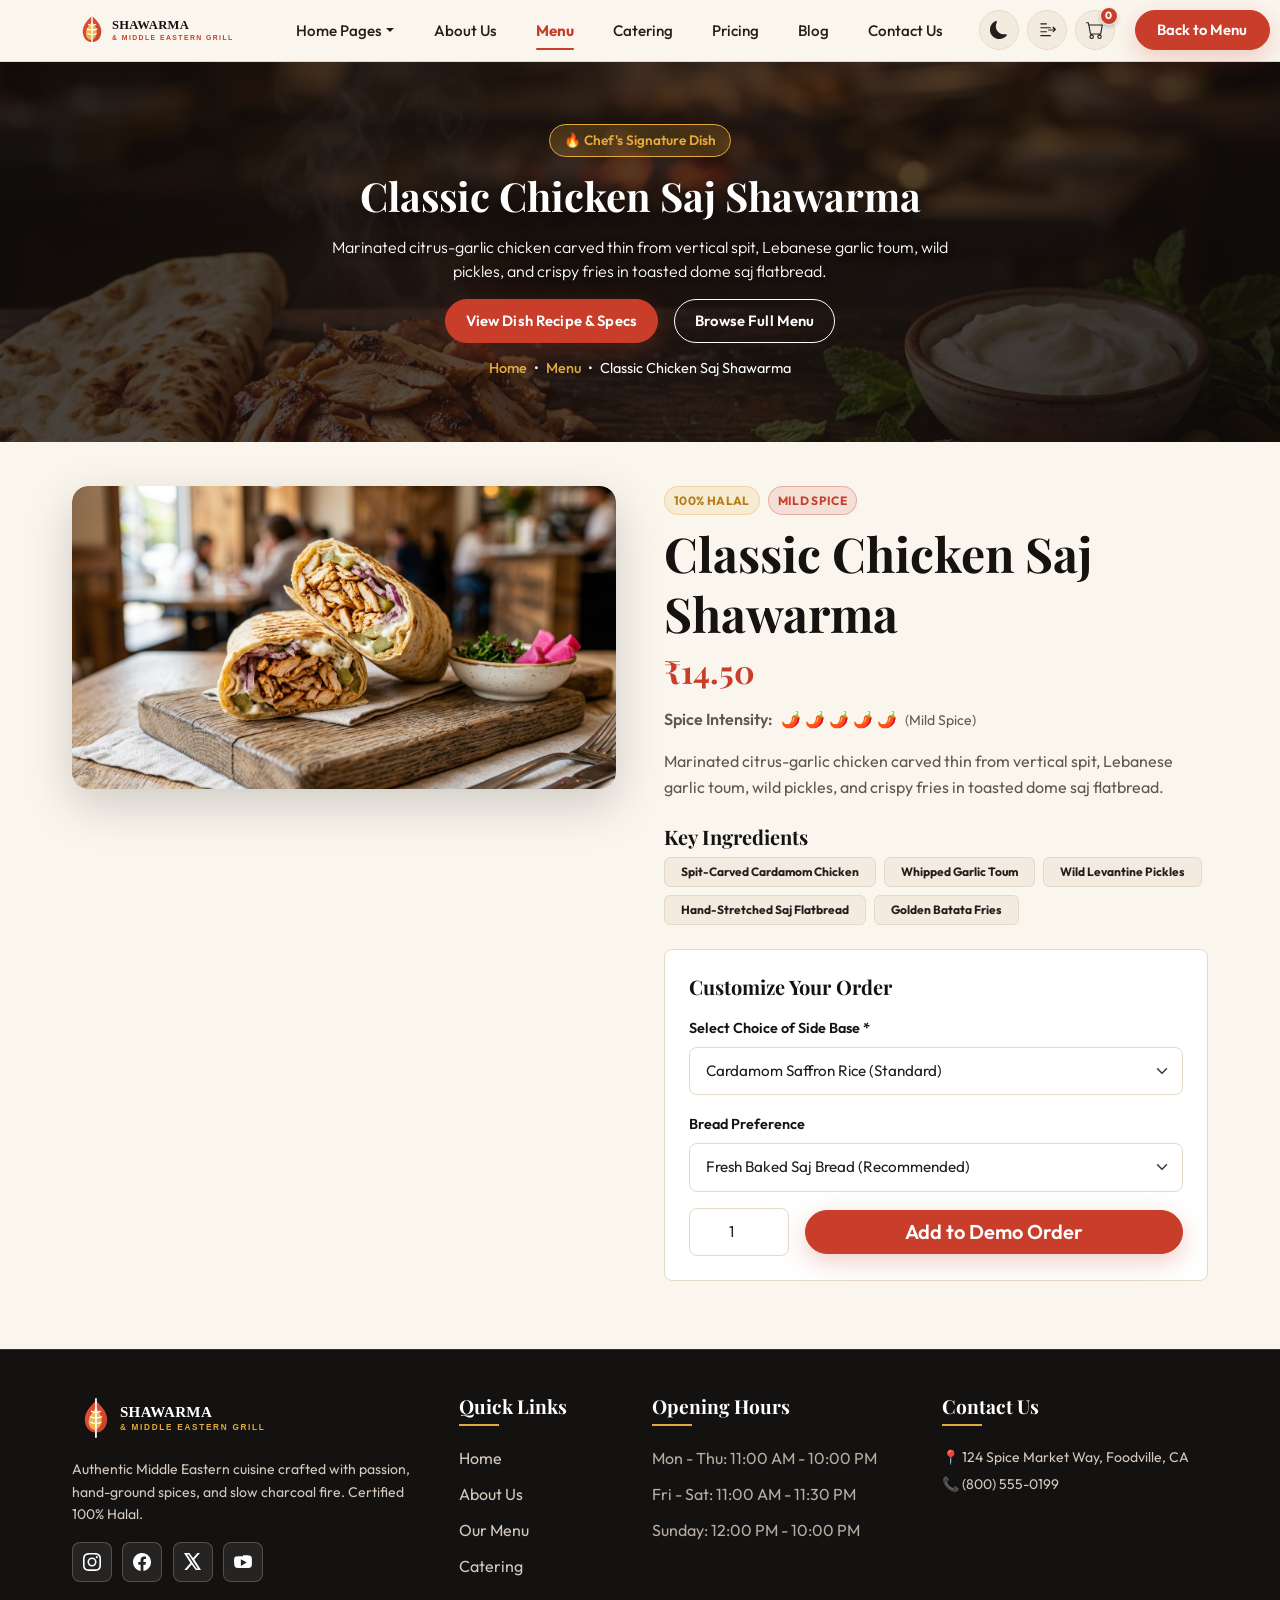
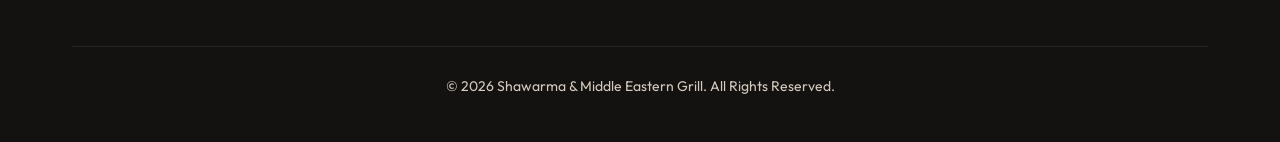
<file: menu-item.html>
<!DOCTYPE html>
<html lang="en" data-bs-theme="light" dir="ltr">
<head>
  <meta charset="UTF-8">
  <!-- Pre-render Theme & Direction Initializer (Flicker Prevention) -->
  <script>
    (function () {
      const savedTheme = localStorage.getItem('sg_theme') || (window.matchMedia('(prefers-color-scheme: dark)').matches ? 'dark' : 'light');
      document.documentElement.setAttribute('data-bs-theme', savedTheme);
      const savedDir = localStorage.getItem('sg_dir') || 'ltr';
      document.documentElement.setAttribute('dir', savedDir);
    })();
  </script>

  <meta name="viewport" content="width=device-width, initial-scale=1.0">
  <title>Royal Charcoal Mixed Grill Platter | Dish Details</title>
  <meta name="description" content="View dish details for our Royal Charcoal Mixed Grill Platter: hand-cut lamb kebabs, saffron shish taook, beef shawarma, saffron rice, and fresh meze.">
  <link rel="icon" type="image/svg+xml" href="assets/images/logo/favicon.svg">

  <!-- Fonts -->
  <link rel="preconnect" href="https://fonts.googleapis.com">
  <link rel="preconnect" href="https://fonts.gstatic.com" crossorigin>
  <link href="https://fonts.googleapis.com/css2?family=Outfit:wght@300;400;500;600;700;800&family=Playfair+Display:ital,wght@0,600;0,700;0,800;1,400&family=Tajawal:wght@400;500;700&display=swap" rel="stylesheet">

  <!-- Stylesheets -->
  <link rel="stylesheet" href="assets/css/bootstrap.min.css">
  <link rel="stylesheet" href="assets/css/style.css">
  <link rel="stylesheet" href="assets/css/responsive.css">
  <link rel="stylesheet" href="assets/css/rtl.css">
</head>
<body>

  <!-- Navigation Header -->
  <nav class="navbar navbar-expand-lg navbar-custom sticky-top">
    <div class="container">
      <a class="navbar-brand me-auto me-lg-3" href="index.html">
        <img src="assets/images/logo/logo-dark.svg" alt="Shawarma &amp; Middle Eastern Grill" class="navbar-brand-logo theme-logo-light" onerror="this.onerror=null; this.src='assets/images/logo/logo-dark.svg';">
      </a>

      <!-- Icon-Only Control Buttons & Action Group -->
      <div class="header-actions-group order-lg-last">
        <div class="header-icon-group">
          <!-- Theme Toggle Icon Button -->
          <button class="header-icon-btn theme-toggle-btn" aria-label="Switch to Dark Mode" title="Toggle dark/light theme">
            <span class="theme-icon">🌙</span>
          </button>

          <!-- RTL Icon Button -->
          <button class="header-icon-btn rtl-toggle-btn" aria-label="Switch to Right-to-Left (RTL) layout" title="Switch to RTL">
            <svg xmlns="http://www.w3.org/2000/svg" width="19" height="19" fill="currentColor" viewBox="0 0 16 16" aria-hidden="true" class="direction-icon">
              <path fill-rule="evenodd" d="M2 2.5a.5.5 0 0 1 .5-.5h5a.5.5 0 0 1 0 1h-5a.5.5 0 0 1-.5-.5zm0 3.5a.5.5 0 0 1 .5-.5h8.5a.5.5 0 0 1 0 1H2.5a.5.5 0 0 1-.5-.5zm0 3.5a.5.5 0 0 1 .5-.5h5a.5.5 0 0 1 0 1h-5a.5.5 0 0 1-.5-.5zm0 3.5a.5.5 0 0 1 .5-.5h8.5a.5.5 0 0 1 0 1H2.5a.5.5 0 0 1-.5-.5zm11.146-7.854a.5.5 0 0 1 .708 0l2 2a.5.5 0 0 1 0 .708l-2 2a.5.5 0 0 1-.708-.708L14.293 8.5H9.5a.5.5 0 0 1 0-1h4.793l-1.147-1.146a.5.5 0 0 1 0-.708z"/>
            </svg>
          </button>

          <!-- Cart Icon Button -->
          <a href="menu.html" class="header-icon-btn cart-btn" aria-label="View Shopping Cart (2 items)" title="Shopping Cart">
            <svg xmlns="http://www.w3.org/2000/svg" width="19" height="19" fill="currentColor" viewBox="0 0 16 16" aria-hidden="true">
              <path d="M0 1.5A.5.5 0 0 1 .5 1H2a.5.5 0 0 1 .485.379L2.89 3H14.5a.5.5 0 0 1 .491.592l-1.5 8A.5.5 0 0 1 13 12H4a.5.5 0 0 1-.491-.408L2.01 3.607 1.61 2H.5a.5.5 0 0 1-.5-.5zM3.102 4l1.313 7h8.17l1.313-7H3.102zM5 12a2 2 0 1 0 0 4 2 2 0 0 0 0-4zm7 0a2 2 0 1 0 0 4 2 2 0 0 0 0-4zm-7 1a1 1 0 1 1 0 2 1 1 0 0 1 0-2zm7 0a1 1 0 1 1 0 2 1 1 0 0 1 0-2z"/>
            </svg>
            <span class="cart-badge">2</span>
          </a>
        </div>

        <!-- Primary CTA Button -->
        <a href="menu.html" class="btn btn-spice d-none d-sm-inline-flex">Back to Menu</a>

        <!-- Mobile Toggler -->
        <button class="navbar-toggler ms-1" type="button" data-bs-toggle="collapse" data-bs-target="#mainNavbar" aria-controls="mainNavbar" aria-expanded="false" aria-label="Toggle navigation">
          <span class="navbar-toggler-icon"></span>
        </button>
      </div>

      <div class="collapse navbar-collapse" id="mainNavbar">
        <ul class="navbar-nav ms-lg-3 me-lg-0 mb-2 mb-lg-0">
          <li class="nav-item dropdown">
            <a class="nav-link dropdown-toggle" href="#" id="homeDropdown" role="button" data-bs-toggle="dropdown" aria-expanded="false">Home Pages</a>
            <ul class="dropdown-menu" aria-labelledby="homeDropdown">
              <li><a class="dropdown-item" href="index.html">Home 1 – Restaurant Landing</a></li>
              <li><a class="dropdown-item" href="home-catering.html">Home 2 – Grill &amp; Catering Landing</a></li>
            </ul>
          </li>
          <li class="nav-item"><a class="nav-link" href="about.html">About Us</a></li>
          <li class="nav-item"><a class="nav-link active" href="menu.html">Menu</a></li>
          <li class="nav-item"><a class="nav-link" href="catering.html">Catering</a></li>
          <li class="nav-item"><a class="nav-link" href="pricing.html">Pricing</a></li>
          <li class="nav-item"><a class="nav-link" href="blog.html">Blog</a></li>
          <li class="nav-item"><a class="nav-link" href="contact.html">Contact Us</a></li>
        </ul>
        <a href="menu.html" class="btn btn-spice d-sm-none w-100 mt-2">Back to Menu</a>
      </div>
    </div>
  </nav>

  <!-- Early Dish Prefill Script (Guarantees zero-flicker exact image & related banner) -->
  <script>
    (function () {
      try {
        var key = new URLSearchParams(window.location.search).get('dish') || new URLSearchParams(window.location.search).get('id');
        if (!key && window.location.hash) {
          var h = window.location.hash.replace(/^#/, '');
          key = h.indexOf('=') !== -1 ? (new URLSearchParams(h).get('dish') || new URLSearchParams(h).get('id')) : h;
        }
        var map = {
          'classic-chicken-saj-shawarma': { name: 'Classic Chicken Saj Shawarma', img: 'assets/images/food/classic-chicken-saj-shawarma.jpg', banner: 'assets/images/banners/banner-chicken-saj-shawarma.jpg', price: '₹14.50' },
          'prime-beef-lamb-saj-wrap': { name: 'Prime Beef & Lamb Saj Wrap', img: 'assets/images/food/prime-beef-lamb-saj-wrap.jpg', banner: 'assets/images/banners/banner-beef-lamb-saj-wrap.jpg', price: '₹15.95' },
          'sultan-double-shawarma-box': { name: 'Sultan Double Meat Shawarma Box Wrap', img: 'assets/images/food/sultan-double-shawarma-box.jpg', banner: 'assets/images/banners/banner-sultan-shawarma-box.jpg', price: '₹17.50' },
          'crispy-herb-falafel-saj-wrap': { name: 'Crispy Herb Falafel Saj Wrap', img: 'assets/images/food/crispy-herb-falafel-platter.jpg', banner: 'assets/images/food/crispy-herb-falafel-platter.jpg', price: '₹12.50' },
          'sultan-mixed-charcoal-kebab-platter': { name: 'Sultan Mixed Charcoal Kebab Platter', img: 'assets/images/food/sultan-mixed-grill-platter.jpg', banner: 'assets/images/food/sizzling-flame-seared-specialties-table.jpg', price: '₹26.50' },
          'charcoal-shish-tawook-skewer-platter': { name: 'Charcoal Shish Tawook Skewer Platter', img: 'assets/images/home-2/platter-grilled-chicken.jpg', banner: 'assets/images/home-2/platter-grilled-chicken.jpg', price: '₹21.00' },
          'aleppo-spiced-lamb-kofta-platter': { name: 'Aleppo Spiced Lamb Kofta Platter', img: 'assets/images/food/charcoal-lamb-kebabs.jpg', banner: 'assets/images/banners/banner-charcoal-lamb-kebabs.jpg', price: '₹22.50' },
          'prime-lamb-chops-rosemary-sumac': { name: 'Prime Lamb Chops with Rosemary & Sumac', img: 'assets/images/home-2/platter-artisan-kebabs.jpg', banner: 'assets/images/home-2/platter-artisan-kebabs.jpg', price: '₹28.00' },
          'creamy-labneh-zaatar-olives': { name: "Creamy Labneh with Za'atar & Olives", img: 'assets/images/food/creamy-zaatar-labneh.jpg', banner: 'assets/images/food/creamy-zaatar-labneh.jpg', price: '₹8.50' },
          'spicy-batata-harra-potatoes': { name: 'Spicy Batata Harra Crispy Potatoes', img: 'assets/images/food/spicy-batata-harra.jpg', banner: 'assets/images/food/spicy-batata-harra.jpg', price: '₹7.95' },
          'fresh-stone-baked-pita-basket': { name: 'Fresh Stone-Baked Pita Bread Basket', img: 'assets/images/food/stone-baked-pita-basket.jpg', banner: 'assets/images/food/stone-baked-pita-basket.jpg', price: '₹4.50' },
          'beirut-silk-hummus-olive-oil': { name: 'Beirut Silk Hummus with Virgin Olive Oil', img: 'assets/images/food/artisanal-creamy-hummus.jpg', banner: 'assets/images/banners/banner-artisanal-creamy-hummus.jpg', price: '₹8.95' },
          'fire-roasted-moutabal-baba-ghanoush': { name: 'Fire-Roasted Moutabal Baba Ghanoush', img: 'assets/images/food/moutabal-baba-ghanoush.jpg', banner: 'assets/images/food/moutabal-baba-ghanoush.jpg', price: '₹9.50' },
          'authentic-lebanese-garden-tabbouleh': { name: 'Authentic Lebanese Garden Tabbouleh', img: 'assets/images/menu/tabbouleh-bowl.jpg', banner: 'assets/images/menu/tabbouleh-bowl.jpg', price: '₹9.00' },
          'royal-pistachio-baklava-selection': { name: 'Royal Pistachio Baklava Selection', img: 'assets/images/menu/chef-fav-baklava-selection.jpg', banner: 'assets/images/menu/chef-fav-baklava-selection.jpg', price: '₹8.50' },
          'warm-cheese-kunafa-kataifi': { name: 'Warm Cheese Kunafa with Kataifi & Pistachios', img: 'assets/images/food/warm-cheese-kunafa.jpg', banner: 'assets/images/food/warm-cheese-kunafa.jpg', price: '₹10.50' },
          'traditional-cardamom-arabic-coffee': { name: 'Traditional Cardamom Arabic Coffee (Qahwa)', img: 'assets/images/menu/arabic-coffee.jpg', banner: 'assets/images/menu/arabic-coffee.jpg', price: '₹4.95' },
          'fresh-mint-lemonade-limonana': { name: 'Fresh Mint Lemonade (Limonana)', img: 'assets/images/food/fresh-mint-limonana.jpg', banner: 'assets/images/food/fresh-mint-limonana.jpg', price: '₹5.50' }
        };
        map['prime-beef-amp-lamb-saj-wrap'] = map['prime-beef-lamb-saj-wrap'];
        map['artisanal-creamy-hummus'] = map['beirut-silk-hummus-olive-oil'];
        map['charcoal-lamb-kebabs'] = map['aleppo-spiced-lamb-kofta-platter'];
        map['sultan-mixed-grill-platter'] = map['sultan-mixed-charcoal-kebab-platter'];
        map['warm-cheese-kunafa'] = map['warm-cheese-kunafa-kataifi'];
        map['creamy-zaatar-labneh'] = map['creamy-labneh-zaatar-olives'];

        var stored = null;
        try {
          var s = sessionStorage.getItem('sg_selected_dish') || localStorage.getItem('sg_selected_dish');
          if (s) stored = JSON.parse(s);
        } catch (e) {}

        var normKey = key ? key.toLowerCase().replace(/[^a-z0-9]+/g, '-').replace(/^-|-$/g, '') : (stored && stored.id ? stored.id.toLowerCase().replace(/[^a-z0-9]+/g, '-').replace(/^-|-$/g, '') : '');
        var item = (normKey && map[normKey]) || (stored ? { name: stored.name, img: stored.img, banner: stored.img, price: stored.price } : null);

        if (item && item.banner) {
          document.write('<style>#dishPageBanner { background-image: url("' + item.banner + '") !important; background-position: center center !important; background-size: cover !important; }</style>');
        }
      } catch (err) {}
    })();
  </script>

  <!-- Page Banner -->
  <section class="page-banner page-banner-dish" id="dishPageBanner" style="background-image: url('assets/images/banners/banner-chicken-saj-shawarma.jpg'); background-position: center center;">
    <div class="container">
      <div class="max-w-700 mx-auto text-center">
        <span class="hero-badge mb-3">🔥 Chef's Signature Dish</span>
        <h1 class="display-4 font-heading text-white mb-3" id="bannerDishTitle">Classic Chicken Saj Shawarma</h1>
        <p class="lead text-light opacity-90 mb-4" id="bannerDishDesc">24-hour cardamom-marinated chicken breast, whipped garlic toum, wild cucumber pickles, rolled in toasted saj bread.</p>
        <div class="d-flex flex-wrap justify-content-center gap-3">
          <a href="#dishDetailCard" class="btn btn-spice">View Dish Recipe &amp; Specs</a>
          <a href="menu.html" class="btn btn-outline-gold text-white border-white">Browse Full Menu</a>
        </div>
        <div class="breadcrumb-custom mt-4">
          <a href="index.html">Home</a> &bull; <a href="menu.html">Menu</a> &bull; <span id="breadcrumbDishName">Classic Chicken Saj Shawarma</span>
        </div>
      </div>
    </div>
  </section>

  <!-- Item Details Content -->
  <section class="py-5">
    <div class="container py-4">
      <div class="row g-4 g-lg-5">
        <!-- Dish Image Showcase -->
        <div class="col-lg-6">
          <div class="card border-0 shadow-lg rounded-4 overflow-hidden bg-card">
            <img id="dishMainImg" src="assets/images/food/classic-chicken-saj-shawarma.jpg" onerror="this.onerror=null; this.src='assets/images/food/chicken-shawarma.svg';" alt="Classic Chicken Saj Shawarma" class="img-fluid w-100 object-fit-cover rounded-4" style="max-height: 520px;">
          </div>
        </div>

        <!-- Dish Meta & Customization -->
        <div class="col-lg-6">
          <div class="d-flex align-items-center gap-2 mb-2" id="dishBadgesContainer">
            <span class="badge-dietary badge-halal">100% Halal</span>
            <span class="badge-dietary badge-spicy">Mild Spice</span>
          </div>

          <h1 class="display-5 font-heading mb-2" id="dishMainTitle">Classic Chicken Saj Shawarma</h1>
          <div class="fs-2 font-heading fw-bold text-spice mb-3" id="dishMainPrice">₹14.50</div>

          <script>
            (function () {
              try {
                var key = new URLSearchParams(window.location.search).get('dish') || new URLSearchParams(window.location.search).get('id');
                if (!key && window.location.hash) {
                  var h = window.location.hash.replace(/^#/, '');
                  key = h.indexOf('=') !== -1 ? (new URLSearchParams(h).get('dish') || new URLSearchParams(h).get('id')) : h;
                }
                var map = {
                  'classic-chicken-saj-shawarma': { name: 'Classic Chicken Saj Shawarma', img: 'assets/images/food/classic-chicken-saj-shawarma.jpg', price: '₹14.50' },
                  'prime-beef-lamb-saj-wrap': { name: 'Prime Beef & Lamb Saj Wrap', img: 'assets/images/food/prime-beef-lamb-saj-wrap.jpg', price: '₹15.95' },
                  'sultan-double-shawarma-box': { name: 'Sultan Double Meat Shawarma Box Wrap', img: 'assets/images/food/sultan-double-shawarma-box.jpg', price: '₹17.50' },
                  'crispy-herb-falafel-saj-wrap': { name: 'Crispy Herb Falafel Saj Wrap', img: 'assets/images/food/crispy-herb-falafel-platter.jpg', price: '₹12.50' },
                  'sultan-mixed-charcoal-kebab-platter': { name: 'Sultan Mixed Charcoal Kebab Platter', img: 'assets/images/food/sultan-mixed-grill-platter.jpg', price: '₹26.50' },
                  'charcoal-shish-tawook-skewer-platter': { name: 'Charcoal Shish Tawook Skewer Platter', img: 'assets/images/home-2/platter-grilled-chicken.jpg', price: '₹21.00' },
                  'aleppo-spiced-lamb-kofta-platter': { name: 'Aleppo Spiced Lamb Kofta Platter', img: 'assets/images/food/charcoal-lamb-kebabs.jpg', price: '₹22.50' },
                  'prime-lamb-chops-rosemary-sumac': { name: 'Prime Lamb Chops with Rosemary & Sumac', img: 'assets/images/home-2/platter-artisan-kebabs.jpg', price: '₹28.00' },
                  'creamy-labneh-zaatar-olives': { name: "Creamy Labneh with Za'atar & Olives", img: 'assets/images/food/creamy-zaatar-labneh.jpg', price: '₹8.50' },
                  'spicy-batata-harra-potatoes': { name: 'Spicy Batata Harra Crispy Potatoes', img: 'assets/images/food/spicy-batata-harra.jpg', price: '₹7.95' },
                  'fresh-stone-baked-pita-basket': { name: 'Fresh Stone-Baked Pita Bread Basket', img: 'assets/images/food/stone-baked-pita-basket.jpg', price: '₹4.50' },
                  'beirut-silk-hummus-olive-oil': { name: 'Beirut Silk Hummus with Virgin Olive Oil', img: 'assets/images/food/artisanal-creamy-hummus.jpg', price: '₹8.95' },
                  'fire-roasted-moutabal-baba-ghanoush': { name: 'Fire-Roasted Moutabal Baba Ghanoush', img: 'assets/images/food/moutabal-baba-ghanoush.jpg', price: '₹9.50' },
                  'authentic-lebanese-garden-tabbouleh': { name: 'Authentic Lebanese Garden Tabbouleh', img: 'assets/images/menu/tabbouleh-bowl.jpg', price: '₹9.00' },
                  'royal-pistachio-baklava-selection': { name: 'Royal Pistachio Baklava Selection', img: 'assets/images/menu/chef-fav-baklava-selection.jpg', price: '₹8.50' },
                  'warm-cheese-kunafa-kataifi': { name: 'Warm Cheese Kunafa with Kataifi & Pistachios', img: 'assets/images/food/warm-cheese-kunafa.jpg', price: '₹10.50' },
                  'traditional-cardamom-arabic-coffee': { name: 'Traditional Cardamom Arabic Coffee (Qahwa)', img: 'assets/images/menu/arabic-coffee.jpg', price: '₹4.95' },
                  'fresh-mint-lemonade-limonana': { name: 'Fresh Mint Lemonade (Limonana)', img: 'assets/images/food/fresh-mint-limonana.jpg', price: '₹5.50' }
                };
                var stored = null;
                try {
                  var s = sessionStorage.getItem('sg_selected_dish') || localStorage.getItem('sg_selected_dish');
                  if (s) stored = JSON.parse(s);
                } catch (e) {}

                var normKey = key ? key.toLowerCase().replace(/[^a-z0-9]+/g, '-').replace(/^-|-$/g, '') : (stored && stored.id ? stored.id.toLowerCase().replace(/[^a-z0-9]+/g, '-').replace(/^-|-$/g, '') : '');
                var item = (normKey && map[normKey]) || stored;
                if (item) {
                  var imgEl = document.getElementById('dishMainImg');
                  if (imgEl && item.img) {
                    imgEl.src = item.img;
                    if (item.name) imgEl.alt = item.name;
                  }
                  var titleEl = document.getElementById('dishMainTitle');
                  if (titleEl && item.name) titleEl.textContent = item.name;
                  var bannerTitle = document.getElementById('bannerDishTitle');
                  if (bannerTitle && item.name) bannerTitle.textContent = item.name;
                  var breadcrumb = document.getElementById('breadcrumbDishName');
                  if (breadcrumb && item.name) breadcrumb.textContent = item.name;
                  var priceEl = document.getElementById('dishMainPrice');
                  if (priceEl && item.price) priceEl.textContent = item.price;
                }
              } catch (err) {}
            })();
          </script>

          <!-- Spice Meter -->
          <div class="d-flex align-items-center gap-2 mb-3" id="dishSpiceMeter">
            <span class="fw-semibold text-muted">Spice Intensity:</span>
            <div class="spice-meter" title="Mild Spice (2 out of 5)">
              <span class="spice-chili active">🌶️</span>
              <span class="spice-chili active">🌶️</span>
              <span class="spice-chili">🌶️</span>
              <span class="spice-chili">🌶️</span>
              <span class="spice-chili">🌶️</span>
            </div>
            <span class="small text-muted" id="dishSpiceLabel">(Mild Spice)</span>
          </div>

          <p class="text-muted leading-relaxed mb-4" id="dishMainDesc">24-hour cardamom-marinated chicken breast, whipped garlic toum, wild cucumber pickles, rolled in toasted saj bread and grilled to crispy perfection on an authentic dome saj oven.</p>

          <!-- Key Ingredients -->
          <div class="mb-4">
            <h5 class="font-heading mb-2">Key Ingredients</h5>
            <div class="d-flex flex-wrap gap-2" id="dishKeyIngredients">
              <span class="badge bg-surface-alt text-main border border-color px-3 py-2">Spit-Carved Cardamom Chicken</span>
              <span class="badge bg-surface-alt text-main border border-color px-3 py-2">Whipped Garlic Toum</span>
              <span class="badge bg-surface-alt text-main border border-color px-3 py-2">Wild Levantine Pickles</span>
              <span class="badge bg-surface-alt text-main border border-color px-3 py-2">Hand-Stretched Saj Flatbread</span>
              <span class="badge bg-surface-alt text-main border border-color px-3 py-2">Golden Batata Fries</span>
            </div>
          </div>

          <!-- Order Customization Options Form -->
          <div class="card p-4 border border-color rounded-3 bg-surface mb-4">
            <h5 class="font-heading mb-3">Customize Your Order</h5>
            <form id="dishCustomForm" onsubmit="event.preventDefault(); alert('Item added to demo cart!');">
              <div class="mb-3">
                <label for="sideChoice" class="form-label-custom">Select Choice of Side Base *</label>
                <select class="form-select form-select-custom" id="sideChoice">
                  <option value="rice">Cardamom Saffron Rice (Standard)</option>
                  <option value="fries">Spicy Batata Harra Fries (+₹1.50)</option>
                  <option value="salad">Fresh Fattoush Salad Side (+₹2.00)</option>
                </select>
              </div>
              <div class="mb-3">
                <label for="breadChoice" class="form-label-custom">Bread Preference</label>
                <select class="form-select form-select-custom" id="breadChoice">
                  <option value="saj">Fresh Baked Saj Bread (Recommended)</option>
                  <option value="pita">Warm Pita Pockets</option>
                  <option value="nobread">No Bread (Gluten-Free Setup)</option>
                </select>
              </div>
              <div class="d-flex align-items-center gap-3">
                <div style="width: 100px;">
                  <input type="number" class="form-control form-control-custom text-center" value="1" min="1" max="10">
                </div>
                <button type="submit" class="btn btn-spice flex-grow-1 btn-lg">Add to Demo Order</button>
              </div>
            </form>
          </div>

        </div>
      </div>
    </div>
  </section>

  <!-- Footer -->
  <footer class="site-footer">
    <div class="container">
      <div class="row g-4">
        <div class="col-lg-4">
          <img src="assets/images/logo/logo-light.svg" alt="Shawarma &amp; Grill Logo" class="mb-3" style="height: 48px;" onerror="this.onerror=null; this.src='assets/images/logo/logo-light.svg';">
          <p class="small">Authentic Middle Eastern cuisine crafted with passion, hand-ground spices, and slow charcoal fire. Certified 100% Halal.</p>
          <div class="footer-social-links mt-3">
            <a href="https://instagram.com/shawarmagrill" target="_blank" rel="noopener noreferrer" class="social-icon-btn" aria-label="Follow us on Instagram" title="Instagram">
              <svg xmlns="http://www.w3.org/2000/svg" width="18" height="18" fill="currentColor" viewBox="0 0 16 16" aria-hidden="true">
                <path d="M8 0C5.829 0 5.556.01 4.703.048 3.85.088 3.269.222 2.76.42a3.917 3.917 0 0 0-1.417.923A3.927 3.927 0 0 0 .42 2.76C.222 3.268.087 3.85.048 4.7.01 5.555 0 5.827 0 8.001c0 2.172.01 2.444.048 3.297.04.852.174 1.433.372 1.942.205.526.478.972.923 1.417.444.445.89.719 1.416.923.51.198 1.09.333 1.942.372C5.555 15.99 5.827 16 8 16s2.444-.01 3.298-.048c.851-.04 1.434-.174 1.943-.372a3.916 3.916 0 0 0 1.416-.923c.445-.445.718-.891.923-1.417.197-.509.332-1.09.372-1.942C15.99 10.445 16 10.173 16 8s-.01-2.445-.048-3.299c-.04-.851-.175-1.433-.372-1.941a3.926 3.926 0 0 0-.923-1.417A3.911 3.911 0 0 0 13.24.42c-.51-.198-1.092-.333-1.944-.372C10.443.01 10.172 0 7.998 0h.003zm-.717 1.442h.718c2.136 0 2.389.007 3.232.046.78.035 1.204.166 1.486.275.373.145.64.319.92.599.28.28.453.546.598.92.11.281.24.705.275 1.485.039.843.047 1.096.047 3.231s-.008 2.389-.047 3.232c-.035.78-.166 1.203-.275 1.485a2.47 2.47 0 0 1-.599.919c-.28.28-.546.453-.92.598-.28.11-.704.24-1.485.276-.843.038-1.096.047-3.232.047s-2.39-.009-3.233-.047c-.78-.036-1.203-.166-1.485-.276a2.478 2.478 0 0 1-.92-.598 2.48 2.48 0 0 1-.6-.92c-.109-.281-.24-.705-.275-1.485-.038-.843-.046-1.096-.046-3.233 0-2.136.008-2.388.046-3.231.036-.78.166-1.204.276-1.486.145-.373.319-.64.599-.92.28-.28.546-.453.92-.598.282-.11.705-.24 1.485-.276.738-.034 1.024-.044 2.515-.045v.002zm4.988 1.328a.96.96 0 1 0 0 1.92.96.96 0 0 0 0-1.92zm-4.271 1.229a4.008 4.008 0 1 0 0 8.016 4.008 4.008 0 0 0 0-8.016zm0 1.442a2.566 2.566 0 1 1 0 5.132 2.566 2.566 0 0 1 0-5.132z"/>
              </svg>
            </a>
            <a href="https://facebook.com/shawarmagrill" target="_blank" rel="noopener noreferrer" class="social-icon-btn" aria-label="Follow us on Facebook" title="Facebook">
              <svg xmlns="http://www.w3.org/2000/svg" width="18" height="18" fill="currentColor" viewBox="0 0 16 16" aria-hidden="true">
                <path d="M16 8.049c0-4.446-3.582-8.05-8-8.05C3.58 0-.002 3.603-.002 8.05c0 4.017 2.926 7.347 6.75 7.951v-5.625h-2.03V8.05H6.75V6.275c0-2.017 1.195-3.131 3.022-3.131.876 0 1.791.157 1.791.157v1.98h-1.009c-.993 0-1.303.621-1.303 1.258v1.51h2.218l-.354 2.326H9.25V16c3.824-.604 6.75-3.934 6.75-7.951z"/>
              </svg>
            </a>
            <a href="https://x.com/shawarmagrill" target="_blank" rel="noopener noreferrer" class="social-icon-btn" aria-label="Follow us on X (Twitter)" title="X (Twitter)">
              <svg xmlns="http://www.w3.org/2000/svg" width="17" height="17" fill="currentColor" viewBox="0 0 16 16" aria-hidden="true">
                <path d="M12.6 0h2.454l-5.36 6.126L16 16h-4.937l-3.867-5.07-4.425 5.07H.316l5.733-6.554L0 0h5.063l3.495 4.633L12.601 0zm-.86 14.538h1.36L4.323 1.394H2.864l8.876 13.144z"/>
              </svg>
            </a>
            <a href="https://youtube.com/@shawarmagrill" target="_blank" rel="noopener noreferrer" class="social-icon-btn" aria-label="Subscribe to our YouTube channel" title="YouTube">
              <svg xmlns="http://www.w3.org/2000/svg" width="18" height="18" fill="currentColor" viewBox="0 0 16 16" aria-hidden="true">
                <path d="M8.051 1.999h.089c.822.003 4.987.033 6.11.335a2.01 2.01 0 0 1 1.415 1.42c.101.38.172.883.22 1.402l.01.104.022 1.082.006.544c0 .272.002.544.002.816s-.002.544-.002.816l-.006.544-.022 1.082-.01.104c-.048.519-.119 1.023-.22 1.402a2.007 2.007 0 0 1-1.415 1.42c-1.123.302-5.288.332-6.11.335h-.163c-.822-.003-4.987-.033-6.11-.335a2.01 2.01 0 0 1-1.415-1.42c-.101-.38-.172-.883-.22-1.402l-.01-.104-.022-1.082-.006-.544C0 9.073 0 8.801 0 8.529s.002-.544.002-.816l.006-.544.022-1.082.01-.104c.048-.519.119-1.023.22-1.402a2.007 2.007 0 0 1 1.415-1.42c1.123-.302 5.288-.332 6.11-.335zM6.1 5.485v6.03l5.228-3.015L6.1 5.485z"/>
              </svg>
            </a>
          </div>
        </div>
        <div class="col-sm-6 col-lg-2">
          <h5>Quick Links</h5>
          <ul class="footer-links">
            <li><a href="index.html">Home</a></li>
            <li><a href="about.html">About Us</a></li>
            <li><a href="menu.html">Our Menu</a></li>
            <li><a href="catering.html">Catering</a></li>
          </ul>
        </div>
        <div class="col-sm-6 col-lg-3">
          <h5>Opening Hours</h5>
          <ul class="footer-links">
            <li>Mon - Thu: 11:00 AM - 10:00 PM</li>
            <li>Fri - Sat: 11:00 AM - 11:30 PM</li>
            <li>Sunday: 12:00 PM - 10:00 PM</li>
          </ul>
        </div>
        <div class="col-lg-3">
          <h5>Contact Us</h5>
          <p class="small mb-1">📍 124 Spice Market Way, Foodville, CA</p>
          <p class="small mb-1">📞 (800) 555-0199</p>
        </div>
      </div>
      <div class="footer-bottom">
        <p class="mb-0">&copy; 2026 Shawarma &amp; Middle Eastern Grill. All Rights Reserved.</p>
      </div>
    </div>
  </footer>

  <!-- Scripts -->
  <script src="assets/js/bootstrap.bundle.min.js"></script>
  <script src="assets/js/main.js"></script>
  <script src="assets/js/cart.js"></script>
  <script src="assets/js/dish-details.js"></script>
  <!-- Back to Top Button -->
  <button id="backToTopBtn" class="back-to-top-btn" aria-label="Back to top" title="Back to top">
    <svg xmlns="http://www.w3.org/2000/svg" width="20" height="20" fill="currentColor" viewBox="0 0 16 16" aria-hidden="true">
      <path fill-rule="evenodd" d="M8 12a.5.5 0 0 0 .5-.5V5.707l2.146 2.147a.5.5 0 0 0 .708-.708l-3-3a.5.5 0 0 0-.708 0l-3 3a.5.5 0 1 0 .708.708L7.5 5.707V11.5a.5.5 0 0 0 .5.5z"/>
    </svg>
  </button>
</body>
</html>
</file>
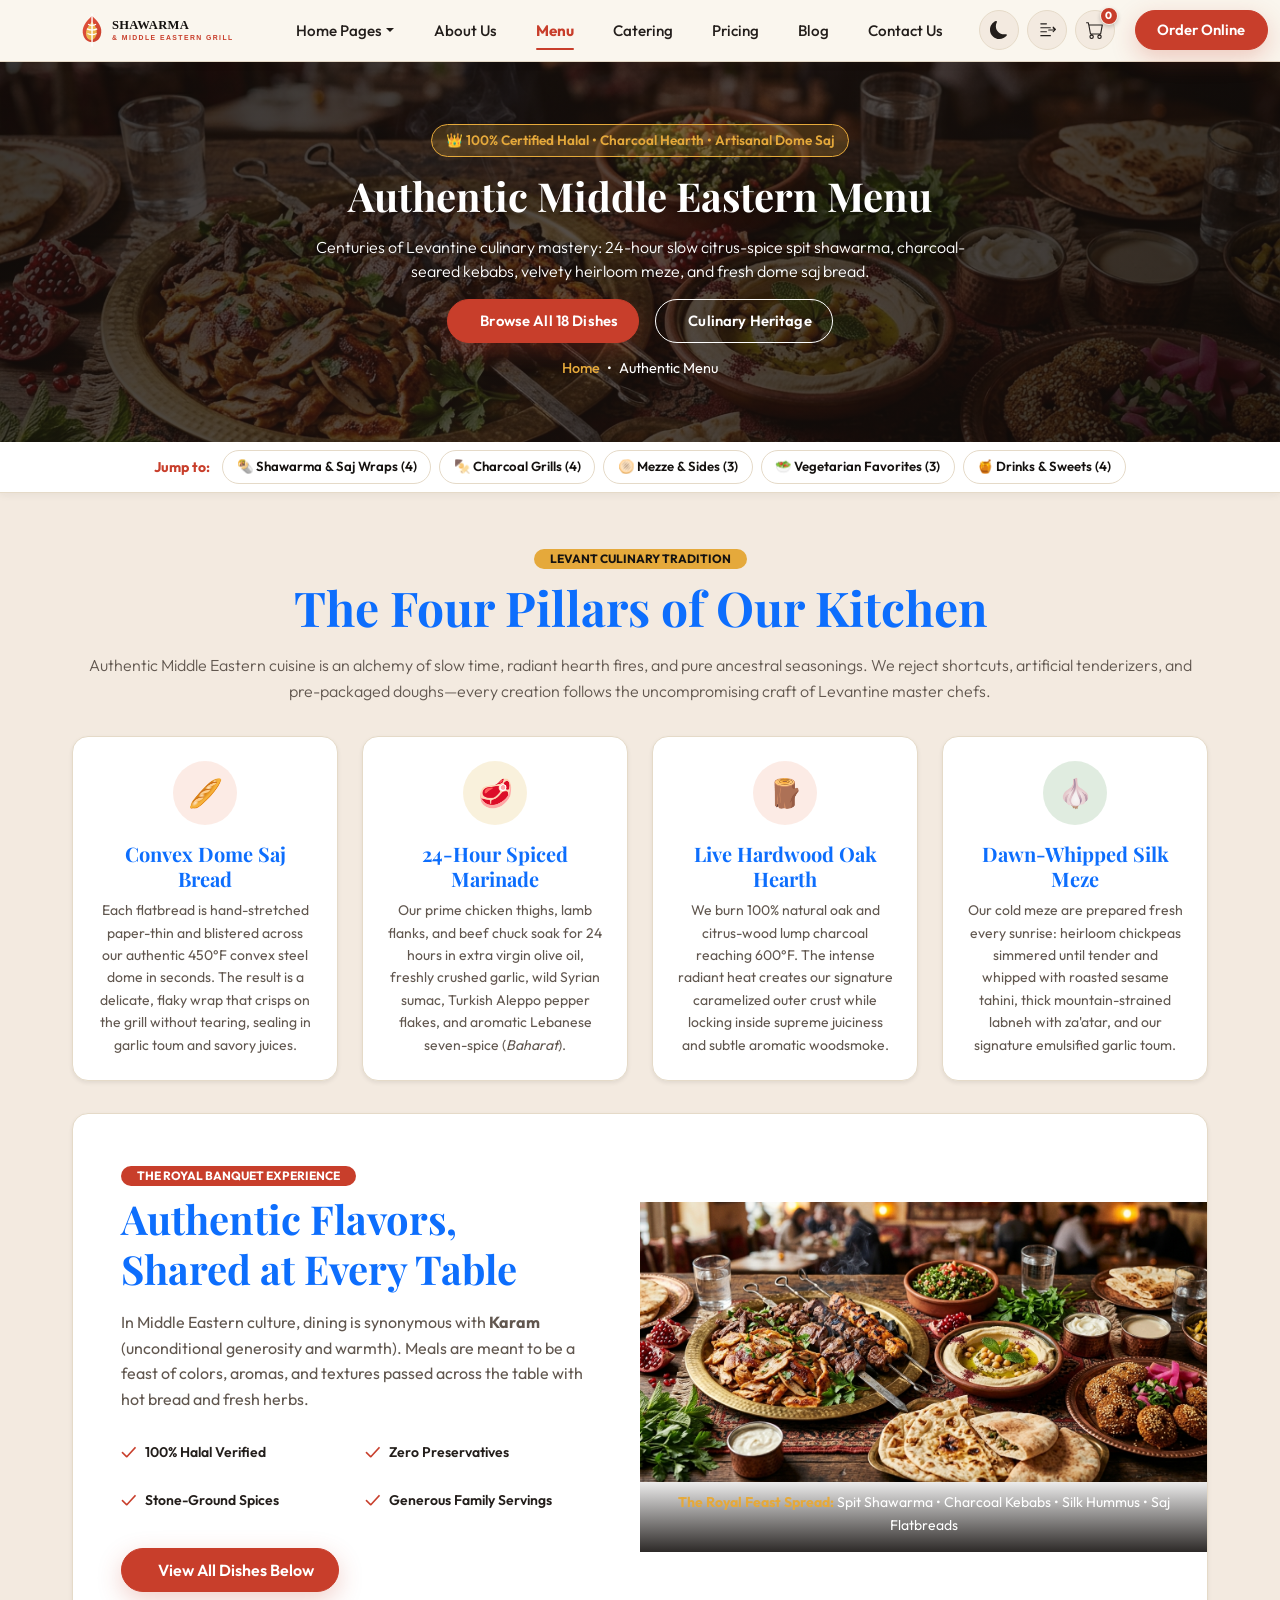
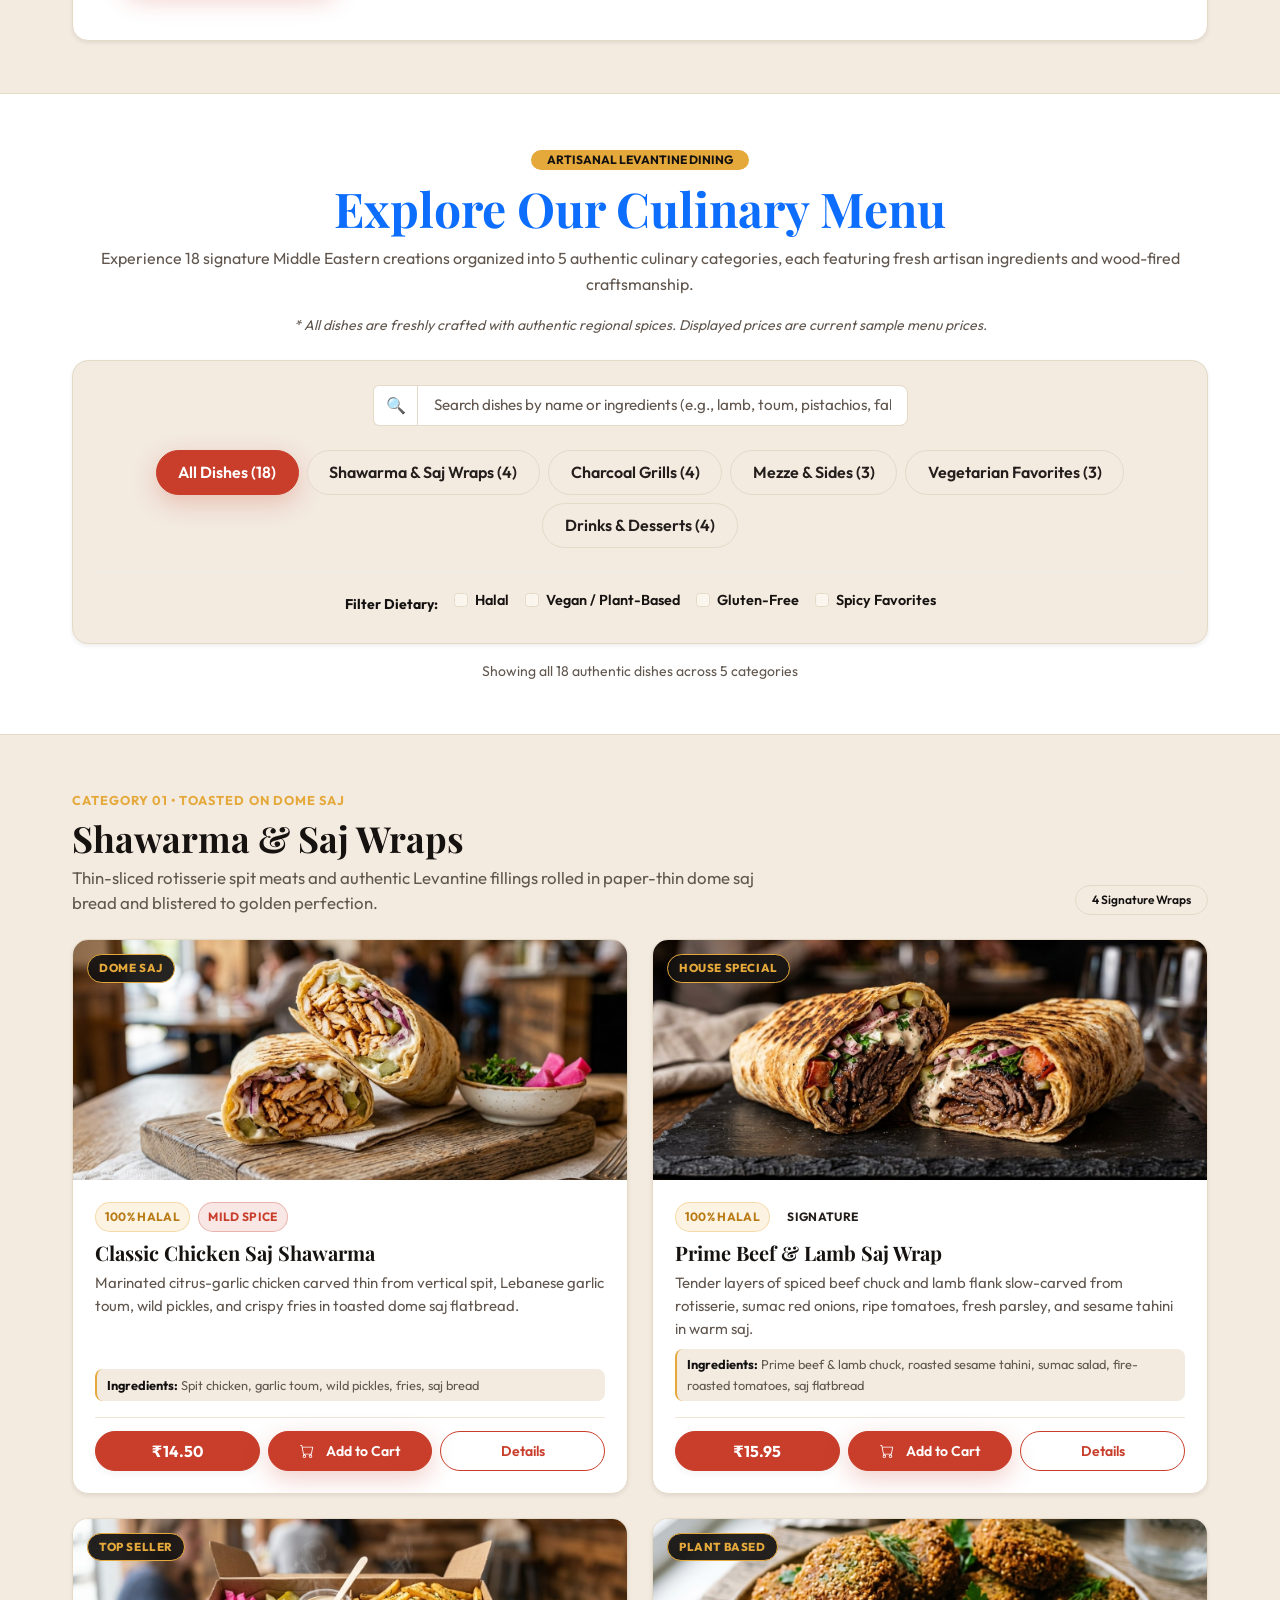
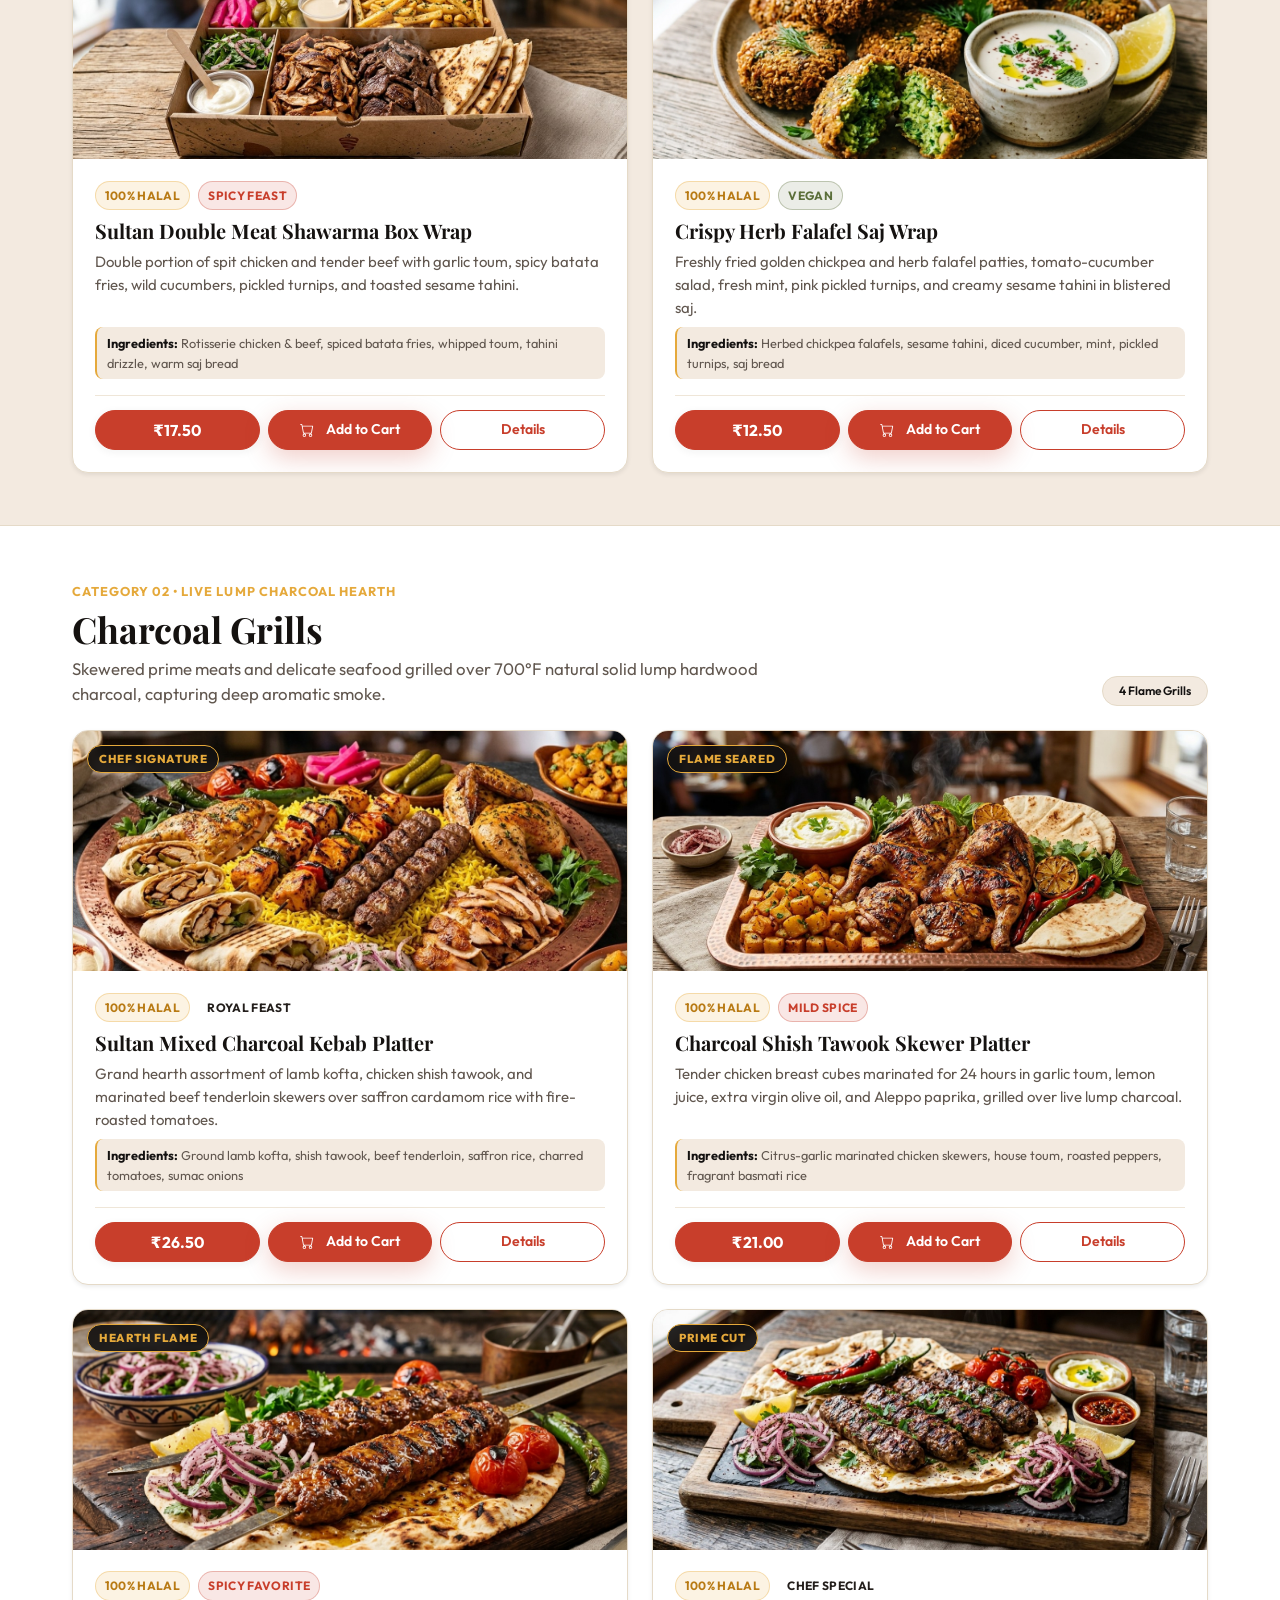
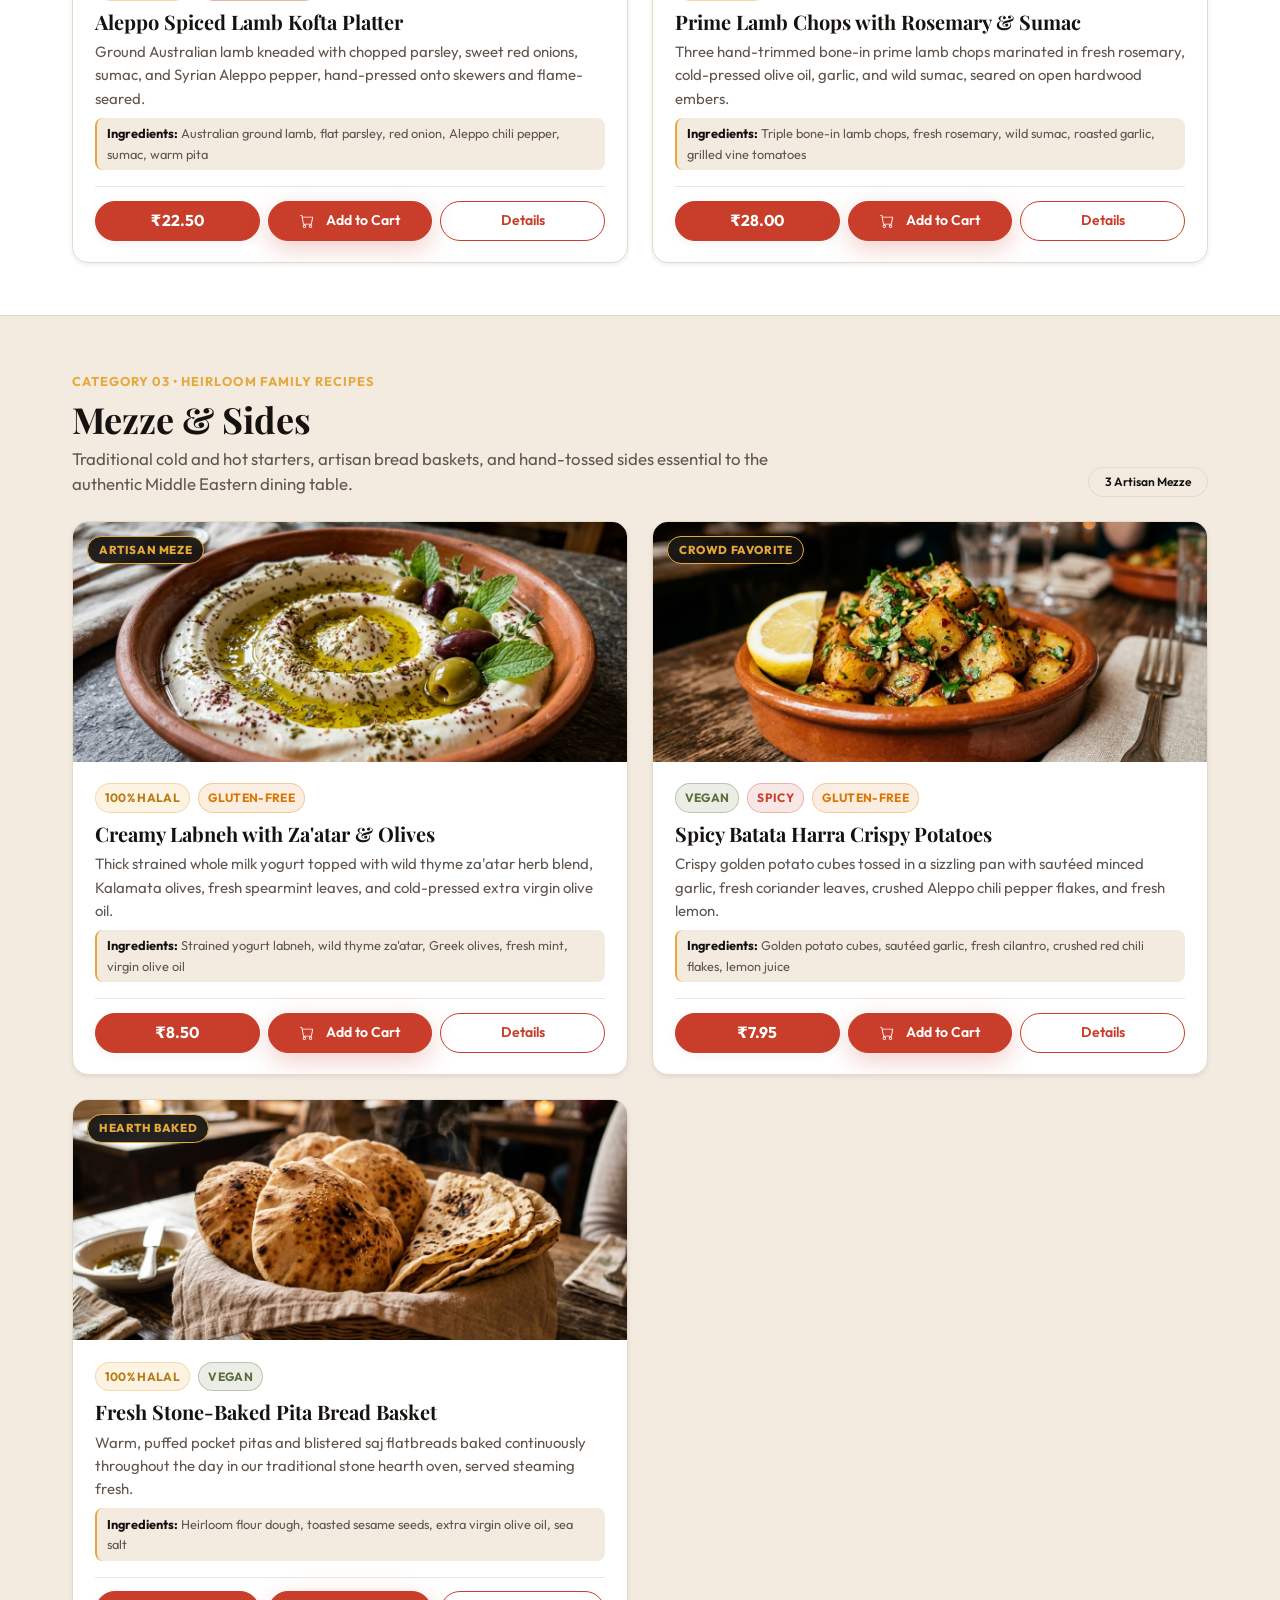
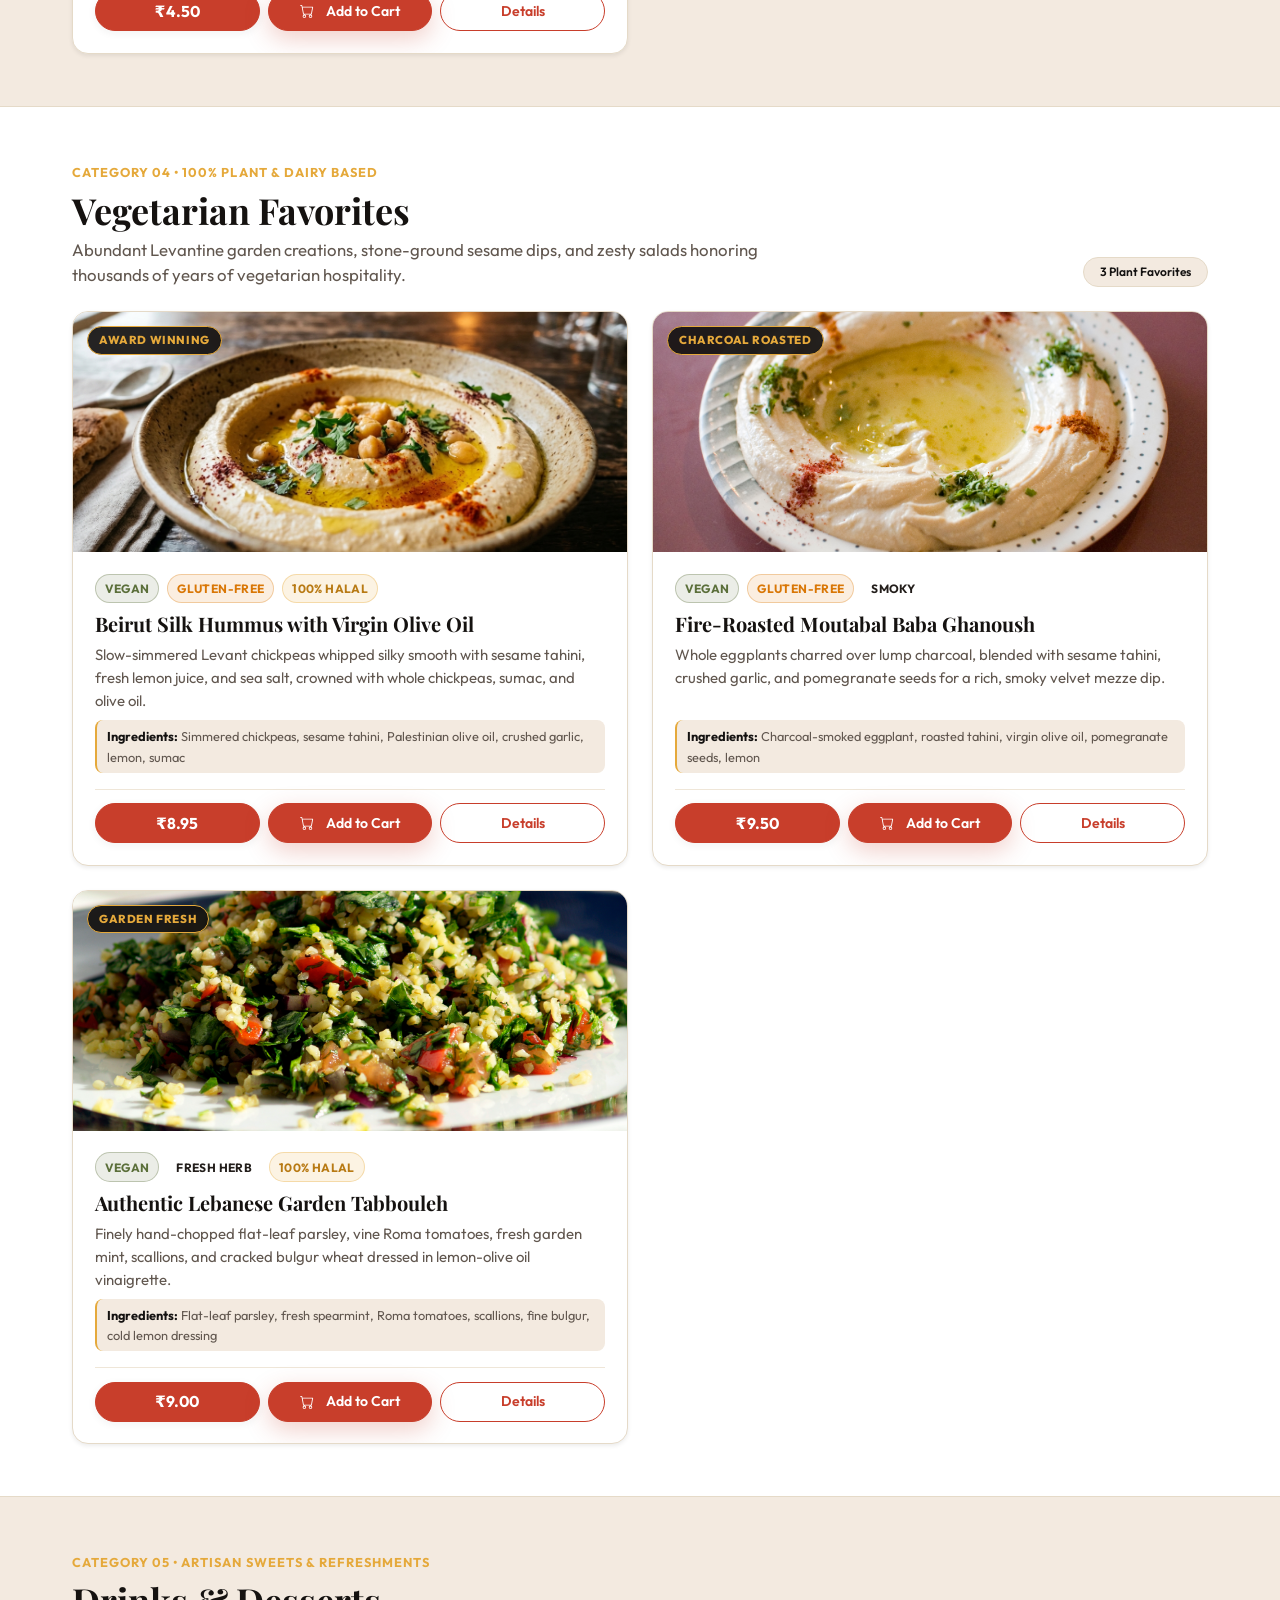
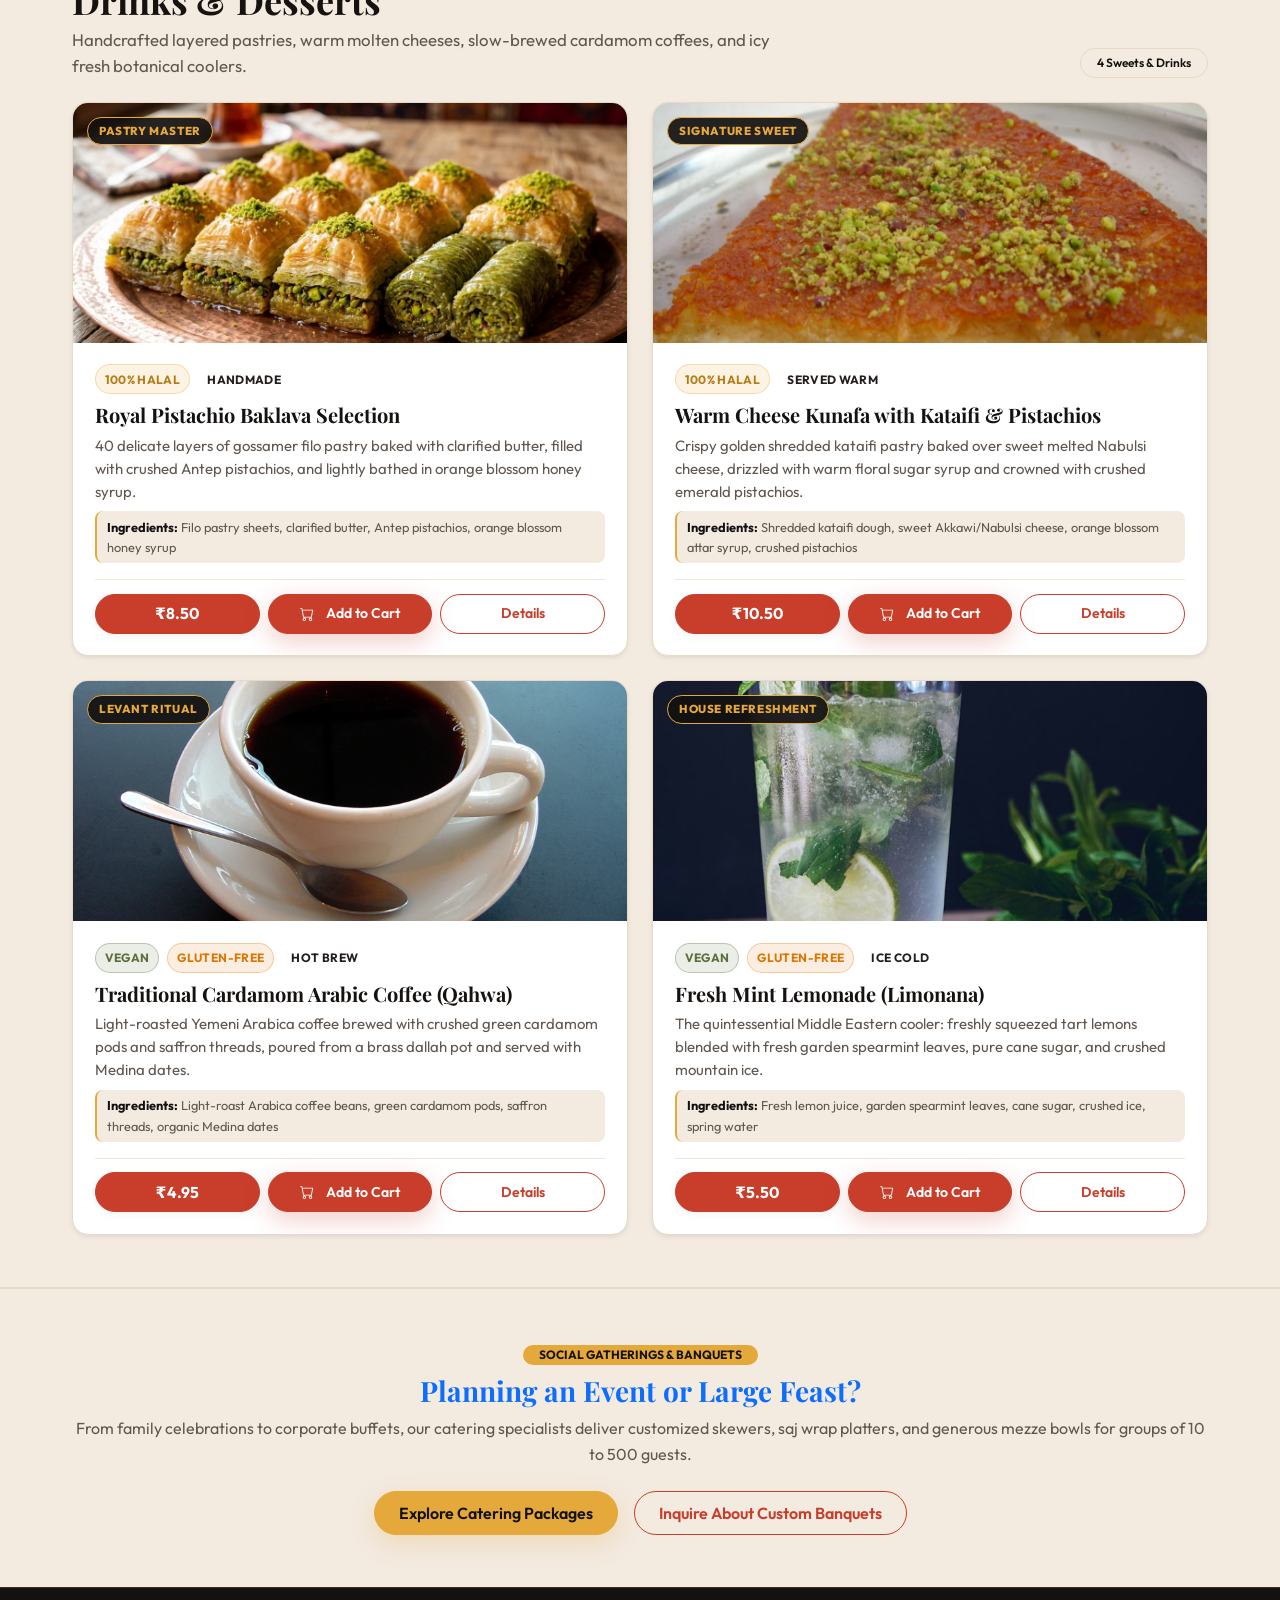
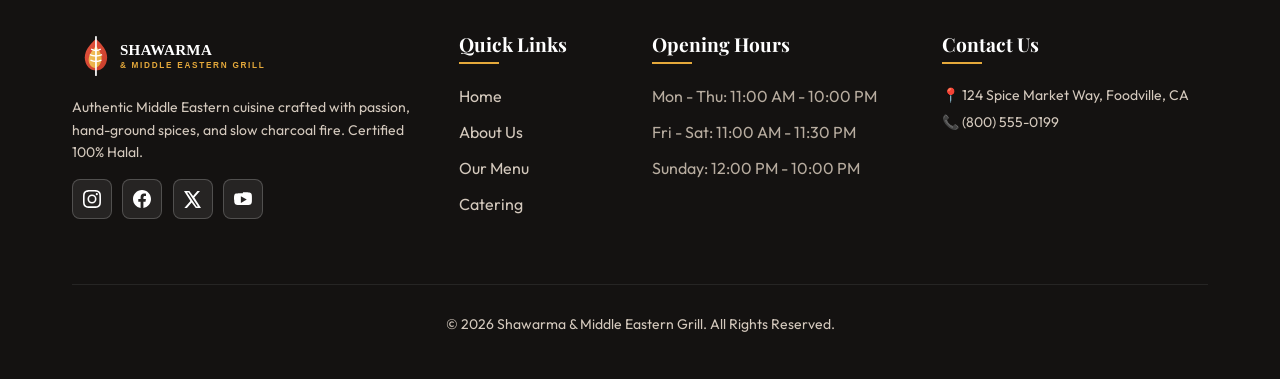
<file: menu.html>
<!DOCTYPE html>

<html lang="en" data-bs-theme="light" dir="ltr">

<head>

  <meta charset="UTF-8">
  <!-- Pre-render Theme & Direction Initializer (Flicker Prevention) -->
  <script>
    (function () {
      const savedTheme = localStorage.getItem('sg_theme') || (window.matchMedia('(prefers-color-scheme: dark)').matches ? 'dark' : 'light');
      document.documentElement.setAttribute('data-bs-theme', savedTheme);
      const savedDir = localStorage.getItem('sg_dir') || 'ltr';
      document.documentElement.setAttribute('dir', savedDir);
    })();
  </script>


  <meta name="viewport" content="width=device-width, initial-scale=1.0">

  <title>Our Menu | Shawarma &amp; Middle Eastern Grill</title>

  <meta name="description" content="Explore our authentic Levant menu: slow-roasted shawarma wraps, charcoal-grilled platters, kebabs, silky meze dips, house sauces, desserts, and refreshing beverages.">

  <link rel="icon" type="image/svg+xml" href="assets/images/logo/favicon.svg">



  <!-- Fonts -->

  <link rel="preconnect" href="https://fonts.googleapis.com">

  <link rel="preconnect" href="https://fonts.gstatic.com" crossorigin>

  <link href="https://fonts.googleapis.com/css2?family=Outfit:wght@300;400;500;600;700;800&family=Playfair+Display:ital,wght@0,600;0,700;0,800;1,400&family=Tajawal:wght@400;500;700&display=swap" rel="stylesheet">



  <!-- Stylesheets -->

  <link rel="stylesheet" href="assets/css/bootstrap.min.css">

  <link rel="stylesheet" href="assets/css/style.css">

  <link rel="stylesheet" href="assets/css/responsive.css">

  <link rel="stylesheet" href="assets/css/rtl.css">

</head>

<body>



  <!-- Navigation Header -->

  <nav class="navbar navbar-expand-lg navbar-custom sticky-top">

    <div class="container">

      <a class="navbar-brand me-auto me-lg-3" href="index.html">

        <img src="assets/images/logo/logo-dark.svg" alt="Shawarma &amp; Middle Eastern Grill" class="navbar-brand-logo theme-logo-light" onerror="this.onerror=null; this.src='assets/images/logo/logo-dark.svg';">

      </a>



      <!-- Icon-Only Control Buttons & Action Group -->

      <div class="header-actions-group order-lg-last">

        <div class="header-icon-group">

          <!-- Theme Toggle Icon Button -->

          <button class="header-icon-btn theme-toggle-btn" aria-label="Switch to Dark Mode" title="Toggle dark/light theme">

            <span class="theme-icon">🌙</span>

          </button>



          <!-- RTL Icon Button -->

          <button class="header-icon-btn rtl-toggle-btn" aria-label="Switch to Right-to-Left (RTL) layout" title="Switch to RTL">

            <svg xmlns="http://www.w3.org/2000/svg" width="19" height="19" fill="currentColor" viewBox="0 0 16 16" aria-hidden="true" class="direction-icon">

              <path fill-rule="evenodd" d="M2 2.5a.5.5 0 0 1 .5-.5h5a.5.5 0 0 1 0 1h-5a.5.5 0 0 1-.5-.5zm0 3.5a.5.5 0 0 1 .5-.5h8.5a.5.5 0 0 1 0 1H2.5a.5.5 0 0 1-.5-.5zm0 3.5a.5.5 0 0 1 .5-.5h5a.5.5 0 0 1 0 1h-5a.5.5 0 0 1-.5-.5zm0 3.5a.5.5 0 0 1 .5-.5h8.5a.5.5 0 0 1 0 1H2.5a.5.5 0 0 1-.5-.5zm11.146-7.854a.5.5 0 0 1 .708 0l2 2a.5.5 0 0 1 0 .708l-2 2a.5.5 0 0 1-.708-.708L14.293 8.5H9.5a.5.5 0 0 1 0-1h4.793l-1.147-1.146a.5.5 0 0 1 0-.708z"/>

            </svg>

          </button>



          <!-- Cart Icon Button -->

          <a href="menu.html" class="header-icon-btn cart-btn" aria-label="View Shopping Cart (2 items)" title="Shopping Cart">

            <svg xmlns="http://www.w3.org/2000/svg" width="19" height="19" fill="currentColor" viewBox="0 0 16 16" aria-hidden="true">

              <path d="M0 1.5A.5.5 0 0 1 .5 1H2a.5.5 0 0 1 .485.379L2.89 3H14.5a.5.5 0 0 1 .491.592l-1.5 8A.5.5 0 0 1 13 12H4a.5.5 0 0 1-.491-.408L2.01 3.607 1.61 2H.5a.5.5 0 0 1-.5-.5zM3.102 4l1.313 7h8.17l1.313-7H3.102zM5 12a2 2 0 1 0 0 4 2 2 0 0 0 0-4zm7 0a2 2 0 1 0 0 4 2 2 0 0 0 0-4zm-7 1a1 1 0 1 1 0 2 1 1 0 0 1 0-2zm7 0a1 1 0 1 1 0 2 1 1 0 0 1 0-2z"/>

            </svg>

            <span class="cart-badge">2</span>

          </a>

        </div>



        <!-- Primary CTA Button -->

        <a href="contact.html" class="btn btn-spice d-none d-sm-inline-flex">Order Online</a>



        <!-- Mobile Toggler -->

        <button class="navbar-toggler ms-1" type="button" data-bs-toggle="collapse" data-bs-target="#mainNavbar" aria-controls="mainNavbar" aria-expanded="false" aria-label="Toggle navigation">

          <span class="navbar-toggler-icon"></span>

        </button>

      </div>



      <div class="collapse navbar-collapse" id="mainNavbar">

        <ul class="navbar-nav ms-lg-3 me-lg-0 mb-2 mb-lg-0">

          <li class="nav-item dropdown">

            <a class="nav-link dropdown-toggle" href="#" id="homeDropdown" role="button" data-bs-toggle="dropdown" aria-expanded="false">Home Pages</a>

            <ul class="dropdown-menu" aria-labelledby="homeDropdown">

              <li><a class="dropdown-item" href="index.html">Home 1 – Restaurant Landing</a></li>

              <li><a class="dropdown-item" href="home-catering.html">Home 2 – Grill &amp; Catering Landing</a></li>

            </ul>

          </li>

          <li class="nav-item"><a class="nav-link" href="about.html">About Us</a></li>

          <li class="nav-item"><a class="nav-link active" href="menu.html">Menu</a></li>

          <li class="nav-item"><a class="nav-link" href="catering.html">Catering</a></li>

          <li class="nav-item"><a class="nav-link" href="pricing.html">Pricing</a></li>

          <li class="nav-item"><a class="nav-link" href="blog.html">Blog</a></li>

          <li class="nav-item"><a class="nav-link" href="contact.html">Contact Us</a></li>

        </ul>

        <a href="contact.html" class="btn btn-spice d-sm-none w-100 mt-2">Order Online</a>

      </div>

    </div>

  </nav>



  <!-- Page Banner -->
  <section class="page-banner page-banner-menu" style="background-image: url('assets/images/banners/banner-menu-enhanced.jpg'); background-position: center 38%; background-size: cover;">
    <div class="container">
      <div class="max-w-700 mx-auto text-center">
        <span class="hero-badge mb-3">👑 100% Certified Halal &bull; Charcoal Hearth &bull; Artisanal Dome Saj</span>
        <h1 class="display-4 font-heading text-white mb-3">Authentic Middle Eastern Menu</h1>
        <p class="lead text-light opacity-90 mb-4">Centuries of Levantine culinary mastery: 24-hour slow citrus-spice spit shawarma, charcoal-seared kebabs, velvety heirloom meze, and fresh dome saj bread.</p>
        <div class="d-flex flex-wrap justify-content-center gap-3">
          <a href="#menuContainer" class="btn btn-spice"><i class="bi bi-grid-3x3-gap-fill me-1"></i> Browse All 18 Dishes</a>
          <a href="#culinaryHeritage" class="btn btn-outline-gold text-white border-white"><i class="bi bi-journal-bookmark-fill me-1"></i> Culinary Heritage</a>
        </div>
        <div class="breadcrumb-custom mt-4">
          <a href="index.html">Home</a> &bull; <span>Authentic Menu</span>
        </div>
      </div>
    </div>
  </section>

  <!-- Category Quick Jump Strip -->
  <nav class="menu-quick-strip py-2 border-bottom" aria-label="Menu Category Quick Jump">
    <div class="container">
      <div class="d-flex flex-wrap justify-content-center align-items-center gap-2">
        <span class="text-spice small fw-bold me-1"><i class="bi bi-compass"></i> Jump to:</span>
        <a href="#category-wraps" class="badge-quick-nav">🌯 Shawarma &amp; Saj Wraps (4)</a>
        <a href="#category-grills" class="badge-quick-nav">🍢 Charcoal Grills (4)</a>
        <a href="#category-mezze" class="badge-quick-nav">🫓 Mezze &amp; Sides (3)</a>
        <a href="#category-vegetarian" class="badge-quick-nav">🥗 Vegetarian Favorites (3)</a>
        <a href="#category-drinks-desserts" class="badge-quick-nav">🍯 Drinks &amp; Sweets (4)</a>
      </div>
    </div>
  </nav>

  <!-- Culinary Heritage & Four Pillars Showcase Section -->
  <section id="culinaryHeritage" class="py-5 bg-surface-alt border-bottom">
    <div class="container py-2">
      <!-- Section Header -->
      <div class="text-center max-w-850 mx-auto mb-5">
        <span class="badge bg-gold text-dark px-3 py-1 rounded-pill fw-bold text-uppercase mb-2" style="background-color: var(--brand-gold);">Levant Culinary Tradition</span>
        <h2 class="display-5 font-heading text-primary mb-3">The Four Pillars of Our Kitchen</h2>
        <p class="text-muted lead fs-6">
          Authentic Middle Eastern cuisine is an alchemy of slow time, radiant hearth fires, and pure ancestral seasonings. We reject shortcuts, artificial tenderizers, and pre-packaged doughs—every creation follows the uncompromising craft of Levantine master chefs.
        </p>
      </div>

      <!-- 4 Pillars Grid -->
      <div class="row g-4 mb-5">
        <!-- Pillar 1 -->
        <div class="col-lg-3 col-md-6">
          <div class="card h-100 border rounded-4 p-4 shadow-sm bg-card transition-all text-center">
            <div class="feature-icon-wrapper rounded-circle mx-auto mb-3 d-flex align-items-center justify-content-center" style="width: 64px; height: 64px; background: rgba(224, 90, 43, 0.12); color: var(--brand-spice); font-size: 1.75rem;">
              🥖
            </div>
            <h4 class="font-heading fs-5 mb-2 text-primary">Convex Dome Saj Bread</h4>
            <p class="small text-muted mb-0">
              Each flatbread is hand-stretched paper-thin and blistered across our authentic 450°F convex steel dome in seconds. The result is a delicate, flaky wrap that crisps on the grill without tearing, sealing in garlic toum and savory juices.
            </p>
          </div>
        </div>

        <!-- Pillar 2 -->
        <div class="col-lg-3 col-md-6">
          <div class="card h-100 border rounded-4 p-4 shadow-sm bg-card transition-all text-center">
            <div class="feature-icon-wrapper rounded-circle mx-auto mb-3 d-flex align-items-center justify-content-center" style="width: 64px; height: 64px; background: rgba(212, 160, 23, 0.15); color: var(--brand-gold-hover); font-size: 1.75rem;">
              🥩
            </div>
            <h4 class="font-heading fs-5 mb-2 text-primary">24-Hour Spiced Marinade</h4>
            <p class="small text-muted mb-0">
              Our prime chicken thighs, lamb flanks, and beef chuck soak for 24 hours in extra virgin olive oil, freshly crushed garlic, wild Syrian sumac, Turkish Aleppo pepper flakes, and aromatic Lebanese seven-spice (<em>Baharat</em>).
            </p>
          </div>
        </div>

        <!-- Pillar 3 -->
        <div class="col-lg-3 col-md-6">
          <div class="card h-100 border rounded-4 p-4 shadow-sm bg-card transition-all text-center">
            <div class="feature-icon-wrapper rounded-circle mx-auto mb-3 d-flex align-items-center justify-content-center" style="width: 64px; height: 64px; background: rgba(224, 90, 43, 0.12); color: var(--brand-spice); font-size: 1.75rem;">
              🪵
            </div>
            <h4 class="font-heading fs-5 mb-2 text-primary">Live Hardwood Oak Hearth</h4>
            <p class="small text-muted mb-0">
              We burn 100% natural oak and citrus-wood lump charcoal reaching 600°F. The intense radiant heat creates our signature caramelized outer crust while locking inside supreme juiciness and subtle aromatic woodsmoke.
            </p>
          </div>
        </div>

        <!-- Pillar 4 -->
        <div class="col-lg-3 col-md-6">
          <div class="card h-100 border rounded-4 p-4 shadow-sm bg-card transition-all text-center">
            <div class="feature-icon-wrapper rounded-circle mx-auto mb-3 d-flex align-items-center justify-content-center" style="width: 64px; height: 64px; background: rgba(46, 125, 50, 0.15); color: #2e7d32; font-size: 1.75rem;">
              🧄
            </div>
            <h4 class="font-heading fs-5 mb-2 text-primary">Dawn-Whipped Silk Meze</h4>
            <p class="small text-muted mb-0">
              Our cold meze are prepared fresh every sunrise: heirloom chickpeas simmered until tender and whipped with roasted sesame tahini, thick mountain-strained labneh with za'atar, and our signature emulsified garlic toum.
            </p>
          </div>
        </div>
      </div>

      <!-- Feature Visual Strip: Menu Showcase Banner with the Enhanced Visual -->
      <div class="card border rounded-4 shadow-sm bg-card overflow-hidden">
        <div class="row g-0 align-items-center">
          <div class="col-lg-6">
            <div class="p-4 p-lg-5">
              <span class="badge bg-spice text-white px-3 py-1 rounded-pill fw-bold text-uppercase mb-2">The Royal Banquet Experience</span>
              <h3 class="font-heading display-6 text-primary mb-3">Authentic Flavors, Shared at Every Table</h3>
              <p class="text-muted mb-3">
                In Middle Eastern culture, dining is synonymous with <strong>Karam</strong> (unconditional generosity and warmth). Meals are meant to be a feast of colors, aromas, and textures passed across the table with hot bread and fresh herbs.
              </p>
              <div class="row g-3 pt-2">
                <div class="col-sm-6">
                  <div class="d-flex align-items-center gap-2">
                    <span class="text-spice fs-5">✓</span>
                    <span class="fw-semibold small">100% Halal Verified</span>
                  </div>
                </div>
                <div class="col-sm-6">
                  <div class="d-flex align-items-center gap-2">
                    <span class="text-spice fs-5">✓</span>
                    <span class="fw-semibold small">Zero Preservatives</span>
                  </div>
                </div>
                <div class="col-sm-6">
                  <div class="d-flex align-items-center gap-2">
                    <span class="text-spice fs-5">✓</span>
                    <span class="fw-semibold small">Stone-Ground Spices</span>
                  </div>
                </div>
                <div class="col-sm-6">
                  <div class="d-flex align-items-center gap-2">
                    <span class="text-spice fs-5">✓</span>
                    <span class="fw-semibold small">Generous Family Servings</span>
                  </div>
                </div>
              </div>
              <div class="mt-4 pt-2">
                <a href="#menuContainer" class="btn btn-spice px-4 py-2">
                  <i class="bi bi-arrow-down-circle me-1"></i> View All Dishes Below
                </a>
              </div>
            </div>
          </div>
          <div class="col-lg-6">
            <div class="position-relative h-100 min-h-350">
              <img src="assets/images/banners/banner-menu-enhanced.jpg" alt="Lavish authentic Middle Eastern feast with shawarma, charcoal skewers, hummus and saj bread" class="w-100 h-100 object-fit-cover" style="min-height: 260px; max-height: 280px;" loading="lazy">
              <div class="position-absolute bottom-0 start-0 end-0 p-3 bg-gradient-dark text-white text-center small" style="background: linear-gradient(transparent, rgba(16, 12, 10, 0.88));">
                <span class="text-gold fw-bold">The Royal Feast Spread:</span> Spit Shawarma &bull; Charcoal Kebabs &bull; Silk Hummus &bull; Saj Flatbreads
              </div>
            </div>
          </div>
        </div>
      </div>
    </div>
  </section>

  <!-- Complete Menu Navigation & Interactive Controls -->
  <section id="menuContainer" class="py-5 bg-white border-bottom">
    <div id="featuredDishes" class="container py-2">
      <div class="text-center max-w-700 mx-auto mb-4">
        <span class="badge bg-gold text-dark px-3 py-1 rounded-pill fw-bold text-uppercase mb-2" style="background-color: var(--brand-gold);">Artisanal Levantine Dining</span>
        <h2 class="display-5 font-heading text-primary mb-2">Explore Our Culinary Menu</h2>
        <p class="text-muted">Experience 18 signature Middle Eastern creations organized into 5 authentic culinary categories, each featuring fresh artisan ingredients and wood-fired craftsmanship.</p>
        <p class="small text-muted fst-italic mb-0">* All dishes are freshly crafted with authentic regional spices. Displayed prices are current sample menu prices.</p>
      </div>

      <!-- Search & Filters Container -->
      <div class="menu-filter-wrapper p-4 rounded-4 shadow-sm bg-surface-alt border">
        <!-- Search Input -->
        <div class="row g-3 align-items-center mb-4">
          <div class="col-lg-6 mx-auto">
            <div class="input-group">
              <span class="input-group-text bg-white border-end-0 text-muted">🔍</span>
              <input type="text" id="menuSearchInput" class="form-control border-start-0 py-2" placeholder="Search dishes by name or ingredients (e.g., lamb, toum, pistachios, falafel)..." aria-label="Search dishes">
            </div>
          </div>
        </div>

        <!-- Category Filter Tabs -->
        <div class="menu-filter-nav d-flex flex-wrap justify-content-center gap-2 mb-4" role="tablist">
          <button class="filter-btn active" data-filter="all">All Dishes (18)</button>
          <button class="filter-btn" data-filter="wraps">Shawarma &amp; Saj Wraps (4)</button>
          <button class="filter-btn" data-filter="grills">Charcoal Grills (4)</button>
          <button class="filter-btn" data-filter="mezze">Mezze &amp; Sides (3)</button>
          <button class="filter-btn" data-filter="vegetarian">Vegetarian Favorites (3)</button>
          <button class="filter-btn" data-filter="drinks-desserts">Drinks &amp; Desserts (4)</button>
        </div>

        <!-- Dietary Checkboxes -->
        <div class="d-flex flex-wrap justify-content-center align-items-center gap-3 pt-3 border-top border-light-subtle small text-secondary">
          <span class="fw-bold text-dark"><i class="bi bi-funnel"></i> Filter Dietary:</span>
          <div class="form-check form-check-inline m-0">
            <input class="form-check-input dietary-filter-checkbox" type="checkbox" id="dietaryHalal" value="halal">
            <label class="form-check-label" for="dietaryHalal">Halal</label>
          </div>
          <div class="form-check form-check-inline m-0">
            <input class="form-check-input dietary-filter-checkbox" type="checkbox" id="dietaryVegan" value="vegan">
            <label class="form-check-label" for="dietaryVegan">Vegan / Plant-Based</label>
          </div>
          <div class="form-check form-check-inline m-0">
            <input class="form-check-input dietary-filter-checkbox" type="checkbox" id="dietaryGf" value="gf">
            <label class="form-check-label" for="dietaryGf">Gluten-Free</label>
          </div>
          <div class="form-check form-check-inline m-0">
            <input class="form-check-input dietary-filter-checkbox" type="checkbox" id="dietarySpicy" value="spicy">
            <label class="form-check-label" for="dietarySpicy">Spicy Favorites</label>
          </div>
        </div>
      </div>

      <!-- Quick Results Count -->
      <div id="menuResultsCount" class="text-center small text-muted mt-3">
        Showing all 18 authentic dishes across 5 categories
      </div>

      <!-- Empty Results Notification -->
      <div id="noResultsMessage" class="text-center py-5 my-4" style="display: none;">
        <div class="display-4 mb-2">🔍</div>
        <h3 class="h4 font-heading text-primary">No Matching Dishes Found</h3>
        <p class="text-muted max-w-500 mx-auto">We couldn't find any dishes matching your current search query or dietary filters. Try broadening your keywords or clearing the dietary checkboxes.</p>
        <button type="button" id="resetMenuFiltersBtn" class="btn btn-outline-spice btn-sm mt-2">Reset All Filters</button>
      </div>
    </div>
  </section>

  <!-- Category Section: Shawarma & Saj Wraps -->
  <section id="category-wraps" class="menu-category-section py-5 border-bottom">
    <div class="container py-2">
      <!-- Category Header -->
      <div class="category-header d-flex flex-wrap justify-content-between align-items-end mb-4">
        <div>
          <span class="category-badge">Category 01 &bull; Toasted On Dome Saj</span>
          <h2 class="category-title font-heading mb-1">Shawarma & Saj Wraps</h2>
          <p class="category-subtitle text-muted">Thin-sliced rotisserie spit meats and authentic Levantine fillings rolled in paper-thin dome saj bread and blistered to golden perfection.</p>
        </div>
        <div class="mt-2 mt-md-0">
          <span class="badge bg-surface-alt text-dark border px-3 py-2 rounded-pill fw-semibold">4 Signature Wraps</span>
        </div>
      </div>

      <!-- Dishes Grid -->
      <div class="row g-4">
        <!-- Dish Item: Classic Chicken Saj Shawarma -->
        <div class="col-lg-6 col-md-6 col-12 food-item-col" data-category="wraps" data-dietary="halal">
          <div class="food-card h-100 rounded-4 border bg-card shadow-sm overflow-hidden d-flex flex-column">
            <div class="food-card-img-wrap">
              <a href="menu-item.html?dish=classic-chicken-saj-shawarma" class="food-card-img-link d-block w-100 h-100" aria-label="View details for Classic Chicken Saj Shawarma">
                <img src="assets/images/food/classic-chicken-saj-shawarma.jpg" alt="Classic Chicken Saj Shawarma" loading="lazy" onerror="this.onerror=null; this.src='assets/images/food/chicken-shawarma.svg';">
              </a>
              <span class="food-card-featured-pill">Dome Saj</span>
            </div>
            <div class="food-card-body d-flex flex-column flex-grow-1">
              <div class="d-flex align-items-center gap-2 flex-wrap mb-2">
                <span class="badge-dietary badge-halal">100% Halal</span> <span class="badge-dietary badge-spicy">Mild Spice</span>
              </div>
              <h3 class="food-card-title"><a href="menu-item.html?dish=classic-chicken-saj-shawarma">Classic Chicken Saj Shawarma</a></h3>
              <p class="food-card-desc mb-2">Marinated citrus-garlic chicken carved thin from vertical spit, Lebanese garlic toum, wild pickles, and crispy fries in toasted dome saj flatbread.</p>
              <div class="food-card-ingredients mb-3">
                <strong class="text-dark">Ingredients:</strong> Spit chicken, garlic toum, wild pickles, fries, saj bread
              </div>
              <div class="food-card-footer d-flex align-items-center justify-content-between gap-2 flex-nowrap mt-auto">
                <span class="food-card-bottom-price">₹14.50</span>
                <button class="btn btn-spice btn-sm add-to-cart-btn d-inline-flex align-items-center justify-content-center" data-id="dish-wraps-1" data-name="Classic Chicken Saj Shawarma" data-price="14.5" data-img="assets/images/food/classic-chicken-saj-shawarma.jpg">
                  <svg xmlns="http://www.w3.org/2000/svg" width="14" height="14" fill="currentColor" class="me-1" viewBox="0 0 16 16" aria-hidden="true"><path d="M0 1.5A.5.5 0 0 1 .5 1H2a.5.5 0 0 1 .485.379L2.89 3H14.5a.5.5 0 0 1 .491.592l-1.5 8A.5.5 0 0 1 13 12H4a.5.5 0 0 1-.491-.408L2.01 3.607 1.61 2H.5a.5.5 0 0 1-.5-.5zM3.102 4l1.313 7h8.17l1.313-7H3.102zM5 12a2 2 0 1 0 0 4 2 2 0 0 0 0-4zm7 0a2 2 0 1 0 0 4 2 2 0 0 0 0-4zm-7 1a1 1 0 1 1 0 2 1 1 0 0 1 0-2zm7 0a1 1 0 1 1 0 2 1 1 0 0 1 0-2z"/></svg>
                  <span>Add to Cart</span>
                </button>
                <a href="menu-item.html?dish=classic-chicken-saj-shawarma" class="btn btn-outline-spice btn-sm d-inline-flex align-items-center justify-content-center">Details</a>
              </div>
            </div>
          </div>
        </div>
        <!-- Dish Item: Prime Beef & Lamb Saj Wrap -->
        <div class="col-lg-6 col-md-6 col-12 food-item-col" data-category="wraps" data-dietary="halal">
          <div class="food-card h-100 rounded-4 border bg-card shadow-sm overflow-hidden d-flex flex-column">
            <div class="food-card-img-wrap">
              <a href="menu-item.html?dish=prime-beef-lamb-saj-wrap" class="food-card-img-link d-block w-100 h-100" aria-label="View details for Prime Beef & Lamb Saj Wrap">
                <img src="assets/images/food/prime-beef-lamb-saj-wrap.jpg" alt="Prime Beef & Lamb Saj Wrap" loading="lazy" onerror="this.onerror=null; this.src='assets/images/food/beef-shawarma.svg';">
              </a>
              <span class="food-card-featured-pill">House Special</span>
            </div>
            <div class="food-card-body d-flex flex-column flex-grow-1">
              <div class="d-flex align-items-center gap-2 flex-wrap mb-2">
                <span class="badge-dietary badge-halal">100% Halal</span> <span class="badge-dietary badge-special">Signature</span>
              </div>
              <h3 class="food-card-title"><a href="menu-item.html?dish=prime-beef-lamb-saj-wrap">Prime Beef & Lamb Saj Wrap</a></h3>
              <p class="food-card-desc mb-2">Tender layers of spiced beef chuck and lamb flank slow-carved from rotisserie, sumac red onions, ripe tomatoes, fresh parsley, and sesame tahini in warm saj.</p>
              <div class="food-card-ingredients mb-3">
                <strong class="text-dark">Ingredients:</strong> Prime beef & lamb chuck, roasted sesame tahini, sumac salad, fire-roasted tomatoes, saj flatbread
              </div>
              <div class="food-card-footer d-flex align-items-center justify-content-between gap-2 flex-nowrap mt-auto">
                <span class="food-card-bottom-price">₹15.95</span>
                <button class="btn btn-spice btn-sm add-to-cart-btn d-inline-flex align-items-center justify-content-center" data-id="dish-wraps-2" data-name="Prime Beef & Lamb Saj Wrap" data-price="15.95" data-img="assets/images/food/prime-beef-lamb-saj-wrap.jpg">
                  <svg xmlns="http://www.w3.org/2000/svg" width="14" height="14" fill="currentColor" class="me-1" viewBox="0 0 16 16" aria-hidden="true"><path d="M0 1.5A.5.5 0 0 1 .5 1H2a.5.5 0 0 1 .485.379L2.89 3H14.5a.5.5 0 0 1 .491.592l-1.5 8A.5.5 0 0 1 13 12H4a.5.5 0 0 1-.491-.408L2.01 3.607 1.61 2H.5a.5.5 0 0 1-.5-.5zM3.102 4l1.313 7h8.17l1.313-7H3.102zM5 12a2 2 0 1 0 0 4 2 2 0 0 0 0-4zm7 0a2 2 0 1 0 0 4 2 2 0 0 0 0-4zm-7 1a1 1 0 1 1 0 2 1 1 0 0 1 0-2zm7 0a1 1 0 1 1 0 2 1 1 0 0 1 0-2z"/></svg>
                  <span>Add to Cart</span>
                </button>
                <a href="menu-item.html?dish=prime-beef-lamb-saj-wrap" class="btn btn-outline-spice btn-sm d-inline-flex align-items-center justify-content-center">Details</a>
              </div>
            </div>
          </div>
        </div>
        <!-- Dish Item: Sultan Double Meat Shawarma Box Wrap -->
        <div class="col-lg-6 col-md-6 col-12 food-item-col" data-category="wraps" data-dietary="halal spicy">
          <div class="food-card h-100 rounded-4 border bg-card shadow-sm overflow-hidden d-flex flex-column">
            <div class="food-card-img-wrap">
              <a href="menu-item.html?dish=sultan-double-shawarma-box" class="food-card-img-link d-block w-100 h-100" aria-label="View details for Sultan Double Meat Shawarma Box Wrap">
                <img src="assets/images/food/sultan-double-shawarma-box.jpg" alt="Sultan Double Meat Shawarma Box Wrap" loading="lazy" onerror="this.onerror=null; this.src='assets/images/home-1/wrap-special.svg';">
              </a>
              <span class="food-card-featured-pill">Top Seller</span>
            </div>
            <div class="food-card-body d-flex flex-column flex-grow-1">
              <div class="d-flex align-items-center gap-2 flex-wrap mb-2">
                <span class="badge-dietary badge-halal">100% Halal</span> <span class="badge-dietary badge-spicy">Spicy Feast</span>
              </div>
              <h3 class="food-card-title"><a href="menu-item.html?dish=sultan-double-shawarma-box">Sultan Double Meat Shawarma Box Wrap</a></h3>
              <p class="food-card-desc mb-2">Double portion of spit chicken and tender beef with garlic toum, spicy batata fries, wild cucumbers, pickled turnips, and toasted sesame tahini.</p>
              <div class="food-card-ingredients mb-3">
                <strong class="text-dark">Ingredients:</strong> Rotisserie chicken & beef, spiced batata fries, whipped toum, tahini drizzle, warm saj bread
              </div>
              <div class="food-card-footer d-flex align-items-center justify-content-between gap-2 flex-nowrap mt-auto">
                <span class="food-card-bottom-price">₹17.50</span>
                <button class="btn btn-spice btn-sm add-to-cart-btn d-inline-flex align-items-center justify-content-center" data-id="dish-wraps-3" data-name="Sultan Double Meat Shawarma Box Wrap" data-price="17.5" data-img="assets/images/food/sultan-double-shawarma-box.jpg">
                  <svg xmlns="http://www.w3.org/2000/svg" width="14" height="14" fill="currentColor" class="me-1" viewBox="0 0 16 16" aria-hidden="true"><path d="M0 1.5A.5.5 0 0 1 .5 1H2a.5.5 0 0 1 .485.379L2.89 3H14.5a.5.5 0 0 1 .491.592l-1.5 8A.5.5 0 0 1 13 12H4a.5.5 0 0 1-.491-.408L2.01 3.607 1.61 2H.5a.5.5 0 0 1-.5-.5zM3.102 4l1.313 7h8.17l1.313-7H3.102zM5 12a2 2 0 1 0 0 4 2 2 0 0 0 0-4zm7 0a2 2 0 1 0 0 4 2 2 0 0 0 0-4zm-7 1a1 1 0 1 1 0 2 1 1 0 0 1 0-2zm7 0a1 1 0 1 1 0 2 1 1 0 0 1 0-2z"/></svg>
                  <span>Add to Cart</span>
                </button>
                <a href="menu-item.html?dish=sultan-double-shawarma-box" class="btn btn-outline-spice btn-sm d-inline-flex align-items-center justify-content-center">Details</a>
              </div>
            </div>
          </div>
        </div>
        <!-- Dish Item: Crispy Herb Falafel Saj Wrap -->
        <div class="col-lg-6 col-md-6 col-12 food-item-col" data-category="wraps" data-dietary="halal vegan">
          <div class="food-card h-100 rounded-4 border bg-card shadow-sm overflow-hidden d-flex flex-column">
            <div class="food-card-img-wrap">
              <a href="menu-item.html?dish=crispy-herb-falafel-saj-wrap" class="food-card-img-link d-block w-100 h-100" aria-label="View details for Crispy Herb Falafel Saj Wrap">
                <img src="assets/images/food/crispy-herb-falafel-platter.jpg" alt="Crispy Herb Falafel Saj Wrap" loading="lazy" onerror="this.onerror=null; this.src='assets/images/food/falafel-platter.svg';">
              </a>
              <span class="food-card-featured-pill">Plant Based</span>
            </div>
            <div class="food-card-body d-flex flex-column flex-grow-1">
              <div class="d-flex align-items-center gap-2 flex-wrap mb-2">
                <span class="badge-dietary badge-halal">100% Halal</span> <span class="badge-dietary badge-vegan">Vegan</span>
              </div>
              <h3 class="food-card-title"><a href="menu-item.html?dish=crispy-herb-falafel-saj-wrap">Crispy Herb Falafel Saj Wrap</a></h3>
              <p class="food-card-desc mb-2">Freshly fried golden chickpea and herb falafel patties, tomato-cucumber salad, fresh mint, pink pickled turnips, and creamy sesame tahini in blistered saj.</p>
              <div class="food-card-ingredients mb-3">
                <strong class="text-dark">Ingredients:</strong> Herbed chickpea falafels, sesame tahini, diced cucumber, mint, pickled turnips, saj bread
              </div>
              <div class="food-card-footer d-flex align-items-center justify-content-between gap-2 flex-nowrap mt-auto">
                <span class="food-card-bottom-price">₹12.50</span>
                <button class="btn btn-spice btn-sm add-to-cart-btn d-inline-flex align-items-center justify-content-center" data-id="dish-wraps-4" data-name="Crispy Herb Falafel Saj Wrap" data-price="12.5" data-img="assets/images/food/crispy-herb-falafel-platter.jpg">
                  <svg xmlns="http://www.w3.org/2000/svg" width="14" height="14" fill="currentColor" class="me-1" viewBox="0 0 16 16" aria-hidden="true"><path d="M0 1.5A.5.5 0 0 1 .5 1H2a.5.5 0 0 1 .485.379L2.89 3H14.5a.5.5 0 0 1 .491.592l-1.5 8A.5.5 0 0 1 13 12H4a.5.5 0 0 1-.491-.408L2.01 3.607 1.61 2H.5a.5.5 0 0 1-.5-.5zM3.102 4l1.313 7h8.17l1.313-7H3.102zM5 12a2 2 0 1 0 0 4 2 2 0 0 0 0-4zm7 0a2 2 0 1 0 0 4 2 2 0 0 0 0-4zm-7 1a1 1 0 1 1 0 2 1 1 0 0 1 0-2zm7 0a1 1 0 1 1 0 2 1 1 0 0 1 0-2z"/></svg>
                  <span>Add to Cart</span>
                </button>
                <a href="menu-item.html?dish=crispy-herb-falafel-saj-wrap" class="btn btn-outline-spice btn-sm d-inline-flex align-items-center justify-content-center">Details</a>
              </div>
            </div>
          </div>
        </div>
      </div>
    </div>
  </section>

  <!-- Category Section: Charcoal Grills -->
  <section id="category-grills" class="menu-category-section py-5 border-bottom">
    <div class="container py-2">
      <!-- Category Header -->
      <div class="category-header d-flex flex-wrap justify-content-between align-items-end mb-4">
        <div>
          <span class="category-badge">Category 02 &bull; Live Lump Charcoal Hearth</span>
          <h2 class="category-title font-heading mb-1">Charcoal Grills</h2>
          <p class="category-subtitle text-muted">Skewered prime meats and delicate seafood grilled over 700°F natural solid lump hardwood charcoal, capturing deep aromatic smoke.</p>
        </div>
        <div class="mt-2 mt-md-0">
          <span class="badge bg-surface-alt text-dark border px-3 py-2 rounded-pill fw-semibold">4 Flame Grills</span>
        </div>
      </div>

      <!-- Dishes Grid -->
      <div class="row g-4">
        <!-- Dish Item: Sultan Mixed Charcoal Kebab Platter -->
        <div class="col-lg-6 col-md-6 col-12 food-item-col" data-category="grills" data-dietary="halal">
          <div class="food-card h-100 rounded-4 border bg-card shadow-sm overflow-hidden d-flex flex-column">
            <div class="food-card-img-wrap">
              <a href="menu-item.html?dish=sultan-mixed-charcoal-kebab-platter" class="food-card-img-link d-block w-100 h-100" aria-label="View details for Sultan Mixed Charcoal Kebab Platter">
                <img src="assets/images/food/sultan-mixed-grill-platter.jpg" alt="Sultan Mixed Charcoal Kebab Platter" loading="lazy" onerror="this.onerror=null; this.src='assets/images/home-2/h2-mixed-platter.svg';">
              </a>
              <span class="food-card-featured-pill">Chef Signature</span>
            </div>
            <div class="food-card-body d-flex flex-column flex-grow-1">
              <div class="d-flex align-items-center gap-2 flex-wrap mb-2">
                <span class="badge-dietary badge-halal">100% Halal</span> <span class="badge-dietary badge-special">Royal Feast</span>
              </div>
              <h3 class="food-card-title"><a href="menu-item.html?dish=sultan-mixed-charcoal-kebab-platter">Sultan Mixed Charcoal Kebab Platter</a></h3>
              <p class="food-card-desc mb-2">Grand hearth assortment of lamb kofta, chicken shish tawook, and marinated beef tenderloin skewers over saffron cardamom rice with fire-roasted tomatoes.</p>
              <div class="food-card-ingredients mb-3">
                <strong class="text-dark">Ingredients:</strong> Ground lamb kofta, shish tawook, beef tenderloin, saffron rice, charred tomatoes, sumac onions
              </div>
              <div class="food-card-footer d-flex align-items-center justify-content-between gap-2 flex-nowrap mt-auto">
                <span class="food-card-bottom-price">₹26.50</span>
                <button class="btn btn-spice btn-sm add-to-cart-btn d-inline-flex align-items-center justify-content-center" data-id="dish-grills-5" data-name="Sultan Mixed Charcoal Kebab Platter" data-price="26.5" data-img="assets/images/food/sultan-mixed-grill-platter.jpg">
                  <svg xmlns="http://www.w3.org/2000/svg" width="14" height="14" fill="currentColor" class="me-1" viewBox="0 0 16 16" aria-hidden="true"><path d="M0 1.5A.5.5 0 0 1 .5 1H2a.5.5 0 0 1 .485.379L2.89 3H14.5a.5.5 0 0 1 .491.592l-1.5 8A.5.5 0 0 1 13 12H4a.5.5 0 0 1-.491-.408L2.01 3.607 1.61 2H.5a.5.5 0 0 1-.5-.5zM3.102 4l1.313 7h8.17l1.313-7H3.102zM5 12a2 2 0 1 0 0 4 2 2 0 0 0 0-4zm7 0a2 2 0 1 0 0 4 2 2 0 0 0 0-4zm-7 1a1 1 0 1 1 0 2 1 1 0 0 1 0-2zm7 0a1 1 0 1 1 0 2 1 1 0 0 1 0-2z"/></svg>
                  <span>Add to Cart</span>
                </button>
                <a href="menu-item.html?dish=sultan-mixed-charcoal-kebab-platter" class="btn btn-outline-spice btn-sm d-inline-flex align-items-center justify-content-center">Details</a>
              </div>
            </div>
          </div>
        </div>
        <!-- Dish Item: Charcoal Shish Tawook Skewer Platter -->
        <div class="col-lg-6 col-md-6 col-12 food-item-col" data-category="grills" data-dietary="halal">
          <div class="food-card h-100 rounded-4 border bg-card shadow-sm overflow-hidden d-flex flex-column">
            <div class="food-card-img-wrap">
              <a href="menu-item.html?dish=charcoal-shish-tawook-skewer-platter" class="food-card-img-link d-block w-100 h-100" aria-label="View details for Charcoal Shish Tawook Skewer Platter">
                <img src="assets/images/home-2/platter-grilled-chicken.jpg" alt="Charcoal Shish Tawook Skewer Platter" loading="lazy" onerror="this.onerror=null; this.src='assets/images/food/shish-taook.svg';">
              </a>
              <span class="food-card-featured-pill">Flame Seared</span>
            </div>
            <div class="food-card-body d-flex flex-column flex-grow-1">
              <div class="d-flex align-items-center gap-2 flex-wrap mb-2">
                <span class="badge-dietary badge-halal">100% Halal</span> <span class="badge-dietary badge-spicy">Mild Spice</span>
              </div>
              <h3 class="food-card-title"><a href="menu-item.html?dish=charcoal-shish-tawook-skewer-platter">Charcoal Shish Tawook Skewer Platter</a></h3>
              <p class="food-card-desc mb-2">Tender chicken breast cubes marinated for 24 hours in garlic toum, lemon juice, extra virgin olive oil, and Aleppo paprika, grilled over live lump charcoal.</p>
              <div class="food-card-ingredients mb-3">
                <strong class="text-dark">Ingredients:</strong> Citrus-garlic marinated chicken skewers, house toum, roasted peppers, fragrant basmati rice
              </div>
              <div class="food-card-footer d-flex align-items-center justify-content-between gap-2 flex-nowrap mt-auto">
                <span class="food-card-bottom-price">₹21.00</span>
                <button class="btn btn-spice btn-sm add-to-cart-btn d-inline-flex align-items-center justify-content-center" data-id="dish-grills-6" data-name="Charcoal Shish Tawook Skewer Platter" data-price="21.0" data-img="assets/images/home-2/platter-grilled-chicken.jpg">
                  <svg xmlns="http://www.w3.org/2000/svg" width="14" height="14" fill="currentColor" class="me-1" viewBox="0 0 16 16" aria-hidden="true"><path d="M0 1.5A.5.5 0 0 1 .5 1H2a.5.5 0 0 1 .485.379L2.89 3H14.5a.5.5 0 0 1 .491.592l-1.5 8A.5.5 0 0 1 13 12H4a.5.5 0 0 1-.491-.408L2.01 3.607 1.61 2H.5a.5.5 0 0 1-.5-.5zM3.102 4l1.313 7h8.17l1.313-7H3.102zM5 12a2 2 0 1 0 0 4 2 2 0 0 0 0-4zm7 0a2 2 0 1 0 0 4 2 2 0 0 0 0-4zm-7 1a1 1 0 1 1 0 2 1 1 0 0 1 0-2zm7 0a1 1 0 1 1 0 2 1 1 0 0 1 0-2z"/></svg>
                  <span>Add to Cart</span>
                </button>
                <a href="menu-item.html?dish=charcoal-shish-tawook-skewer-platter" class="btn btn-outline-spice btn-sm d-inline-flex align-items-center justify-content-center">Details</a>
              </div>
            </div>
          </div>
        </div>
        <!-- Dish Item: Aleppo Spiced Lamb Kofta Platter -->
        <div class="col-lg-6 col-md-6 col-12 food-item-col" data-category="grills" data-dietary="halal spicy">
          <div class="food-card h-100 rounded-4 border bg-card shadow-sm overflow-hidden d-flex flex-column">
            <div class="food-card-img-wrap">
              <a href="menu-item.html?dish=aleppo-spiced-lamb-kofta-platter" class="food-card-img-link d-block w-100 h-100" aria-label="View details for Aleppo Spiced Lamb Kofta Platter">
                <img src="assets/images/food/charcoal-lamb-kebabs.jpg" alt="Aleppo Spiced Lamb Kofta Platter" loading="lazy" onerror="this.onerror=null; this.src='assets/images/food/lamb-kebab.svg';">
              </a>
              <span class="food-card-featured-pill">Hearth Flame</span>
            </div>
            <div class="food-card-body d-flex flex-column flex-grow-1">
              <div class="d-flex align-items-center gap-2 flex-wrap mb-2">
                <span class="badge-dietary badge-halal">100% Halal</span> <span class="badge-dietary badge-spicy">Spicy Favorite</span>
              </div>
              <h3 class="food-card-title"><a href="menu-item.html?dish=aleppo-spiced-lamb-kofta-platter">Aleppo Spiced Lamb Kofta Platter</a></h3>
              <p class="food-card-desc mb-2">Ground Australian lamb kneaded with chopped parsley, sweet red onions, sumac, and Syrian Aleppo pepper, hand-pressed onto skewers and flame-seared.</p>
              <div class="food-card-ingredients mb-3">
                <strong class="text-dark">Ingredients:</strong> Australian ground lamb, flat parsley, red onion, Aleppo chili pepper, sumac, warm pita
              </div>
              <div class="food-card-footer d-flex align-items-center justify-content-between gap-2 flex-nowrap mt-auto">
                <span class="food-card-bottom-price">₹22.50</span>
                <button class="btn btn-spice btn-sm add-to-cart-btn d-inline-flex align-items-center justify-content-center" data-id="dish-grills-7" data-name="Aleppo Spiced Lamb Kofta Platter" data-price="22.5" data-img="assets/images/food/charcoal-lamb-kebabs.jpg">
                  <svg xmlns="http://www.w3.org/2000/svg" width="14" height="14" fill="currentColor" class="me-1" viewBox="0 0 16 16" aria-hidden="true"><path d="M0 1.5A.5.5 0 0 1 .5 1H2a.5.5 0 0 1 .485.379L2.89 3H14.5a.5.5 0 0 1 .491.592l-1.5 8A.5.5 0 0 1 13 12H4a.5.5 0 0 1-.491-.408L2.01 3.607 1.61 2H.5a.5.5 0 0 1-.5-.5zM3.102 4l1.313 7h8.17l1.313-7H3.102zM5 12a2 2 0 1 0 0 4 2 2 0 0 0 0-4zm7 0a2 2 0 1 0 0 4 2 2 0 0 0 0-4zm-7 1a1 1 0 1 1 0 2 1 1 0 0 1 0-2zm7 0a1 1 0 1 1 0 2 1 1 0 0 1 0-2z"/></svg>
                  <span>Add to Cart</span>
                </button>
                <a href="menu-item.html?dish=aleppo-spiced-lamb-kofta-platter" class="btn btn-outline-spice btn-sm d-inline-flex align-items-center justify-content-center">Details</a>
              </div>
            </div>
          </div>
        </div>
        <!-- Dish Item: Prime Lamb Chops with Rosemary & Sumac -->
        <div class="col-lg-6 col-md-6 col-12 food-item-col" data-category="grills" data-dietary="halal">
          <div class="food-card h-100 rounded-4 border bg-card shadow-sm overflow-hidden d-flex flex-column">
            <div class="food-card-img-wrap">
              <a href="menu-item.html?dish=prime-lamb-chops-rosemary-sumac" class="food-card-img-link d-block w-100 h-100" aria-label="View details for Prime Lamb Chops with Rosemary & Sumac">
                <img src="assets/images/home-2/platter-artisan-kebabs.jpg" alt="Prime Lamb Chops with Rosemary & Sumac" loading="lazy" onerror="this.onerror=null; this.src='assets/images/home-2/charcoal-grill.svg';">
              </a>
              <span class="food-card-featured-pill">Prime Cut</span>
            </div>
            <div class="food-card-body d-flex flex-column flex-grow-1">
              <div class="d-flex align-items-center gap-2 flex-wrap mb-2">
                <span class="badge-dietary badge-halal">100% Halal</span> <span class="badge-dietary badge-special">Chef Special</span>
              </div>
              <h3 class="food-card-title"><a href="menu-item.html?dish=prime-lamb-chops-rosemary-sumac">Prime Lamb Chops with Rosemary & Sumac</a></h3>
              <p class="food-card-desc mb-2">Three hand-trimmed bone-in prime lamb chops marinated in fresh rosemary, cold-pressed olive oil, garlic, and wild sumac, seared on open hardwood embers.</p>
              <div class="food-card-ingredients mb-3">
                <strong class="text-dark">Ingredients:</strong> Triple bone-in lamb chops, fresh rosemary, wild sumac, roasted garlic, grilled vine tomatoes
              </div>
              <div class="food-card-footer d-flex align-items-center justify-content-between gap-2 flex-nowrap mt-auto">
                <span class="food-card-bottom-price">₹28.00</span>
                <button class="btn btn-spice btn-sm add-to-cart-btn d-inline-flex align-items-center justify-content-center" data-id="dish-grills-8" data-name="Prime Lamb Chops with Rosemary & Sumac" data-price="28.0" data-img="assets/images/home-2/platter-artisan-kebabs.jpg">
                  <svg xmlns="http://www.w3.org/2000/svg" width="14" height="14" fill="currentColor" class="me-1" viewBox="0 0 16 16" aria-hidden="true"><path d="M0 1.5A.5.5 0 0 1 .5 1H2a.5.5 0 0 1 .485.379L2.89 3H14.5a.5.5 0 0 1 .491.592l-1.5 8A.5.5 0 0 1 13 12H4a.5.5 0 0 1-.491-.408L2.01 3.607 1.61 2H.5a.5.5 0 0 1-.5-.5zM3.102 4l1.313 7h8.17l1.313-7H3.102zM5 12a2 2 0 1 0 0 4 2 2 0 0 0 0-4zm7 0a2 2 0 1 0 0 4 2 2 0 0 0 0-4zm-7 1a1 1 0 1 1 0 2 1 1 0 0 1 0-2zm7 0a1 1 0 1 1 0 2 1 1 0 0 1 0-2z"/></svg>
                  <span>Add to Cart</span>
                </button>
                <a href="menu-item.html?dish=prime-lamb-chops-rosemary-sumac" class="btn btn-outline-spice btn-sm d-inline-flex align-items-center justify-content-center">Details</a>
              </div>
            </div>
          </div>
        </div>
      </div>
    </div>
  </section>

  <!-- Category Section: Mezze & Sides -->
  <section id="category-mezze" class="menu-category-section py-5 border-bottom">
    <div class="container py-2">
      <!-- Category Header -->
      <div class="category-header d-flex flex-wrap justify-content-between align-items-end mb-4">
        <div>
          <span class="category-badge">Category 03 &bull; Heirloom Family Recipes</span>
          <h2 class="category-title font-heading mb-1">Mezze & Sides</h2>
          <p class="category-subtitle text-muted">Traditional cold and hot starters, artisan bread baskets, and hand-tossed sides essential to the authentic Middle Eastern dining table.</p>
        </div>
        <div class="mt-2 mt-md-0">
          <span class="badge bg-surface-alt text-dark border px-3 py-2 rounded-pill fw-semibold">3 Artisan Mezze</span>
        </div>
      </div>

      <!-- Dishes Grid -->
      <div class="row g-4">
        <!-- Dish Item: Creamy Labneh with Za'atar & Olives -->
        <div class="col-lg-6 col-md-6 col-12 food-item-col" data-category="mezze" data-dietary="halal gf">
          <div class="food-card h-100 rounded-4 border bg-card shadow-sm overflow-hidden d-flex flex-column">
            <div class="food-card-img-wrap">
              <a href="menu-item.html?dish=creamy-labneh-zaatar-olives" class="food-card-img-link d-block w-100 h-100" aria-label="View details for Creamy Labneh with Za'atar & Olives">
                <img src="assets/images/food/creamy-zaatar-labneh.jpg" alt="Creamy Labneh with Za'atar & Olives" loading="lazy" onerror="this.onerror=null; this.src='assets/images/food/food-placeholder.svg';">
              </a>
              <span class="food-card-featured-pill">Artisan Meze</span>
            </div>
            <div class="food-card-body d-flex flex-column flex-grow-1">
              <div class="d-flex align-items-center gap-2 flex-wrap mb-2">
                <span class="badge-dietary badge-halal">100% Halal</span> <span class="badge-dietary badge-gf">Gluten-Free</span>
              </div>
              <h3 class="food-card-title"><a href="menu-item.html?dish=creamy-labneh-zaatar-olives">Creamy Labneh with Za'atar & Olives</a></h3>
              <p class="food-card-desc mb-2">Thick strained whole milk yogurt topped with wild thyme za'atar herb blend, Kalamata olives, fresh spearmint leaves, and cold-pressed extra virgin olive oil.</p>
              <div class="food-card-ingredients mb-3">
                <strong class="text-dark">Ingredients:</strong> Strained yogurt labneh, wild thyme za'atar, Greek olives, fresh mint, virgin olive oil
              </div>
              <div class="food-card-footer d-flex align-items-center justify-content-between gap-2 flex-nowrap mt-auto">
                <span class="food-card-bottom-price">₹8.50</span>
                <button class="btn btn-spice btn-sm add-to-cart-btn d-inline-flex align-items-center justify-content-center" data-id="dish-mezze-9" data-name="Creamy Labneh with Za'atar & Olives" data-price="8.5" data-img="assets/images/food/creamy-zaatar-labneh.jpg">
                  <svg xmlns="http://www.w3.org/2000/svg" width="14" height="14" fill="currentColor" class="me-1" viewBox="0 0 16 16" aria-hidden="true"><path d="M0 1.5A.5.5 0 0 1 .5 1H2a.5.5 0 0 1 .485.379L2.89 3H14.5a.5.5 0 0 1 .491.592l-1.5 8A.5.5 0 0 1 13 12H4a.5.5 0 0 1-.491-.408L2.01 3.607 1.61 2H.5a.5.5 0 0 1-.5-.5zM3.102 4l1.313 7h8.17l1.313-7H3.102zM5 12a2 2 0 1 0 0 4 2 2 0 0 0 0-4zm7 0a2 2 0 1 0 0 4 2 2 0 0 0 0-4zm-7 1a1 1 0 1 1 0 2 1 1 0 0 1 0-2zm7 0a1 1 0 1 1 0 2 1 1 0 0 1 0-2z"/></svg>
                  <span>Add to Cart</span>
                </button>
                <a href="menu-item.html?dish=creamy-labneh-zaatar-olives" class="btn btn-outline-spice btn-sm d-inline-flex align-items-center justify-content-center">Details</a>
              </div>
            </div>
          </div>
        </div>
        <!-- Dish Item: Spicy Batata Harra Crispy Potatoes -->
        <div class="col-lg-6 col-md-6 col-12 food-item-col" data-category="mezze" data-dietary="halal vegan spicy gf">
          <div class="food-card h-100 rounded-4 border bg-card shadow-sm overflow-hidden d-flex flex-column">
            <div class="food-card-img-wrap">
              <a href="menu-item.html?dish=spicy-batata-harra-potatoes" class="food-card-img-link d-block w-100 h-100" aria-label="View details for Spicy Batata Harra Crispy Potatoes">
                <img src="assets/images/food/spicy-batata-harra.jpg" alt="Spicy Batata Harra Crispy Potatoes" loading="lazy" onerror="this.onerror=null; this.src='assets/images/food/food-placeholder.svg';">
              </a>
              <span class="food-card-featured-pill">Crowd Favorite</span>
            </div>
            <div class="food-card-body d-flex flex-column flex-grow-1">
              <div class="d-flex align-items-center gap-2 flex-wrap mb-2">
                <span class="badge-dietary badge-vegan">Vegan</span> <span class="badge-dietary badge-spicy">Spicy</span> <span class="badge-dietary badge-gf">Gluten-Free</span>
              </div>
              <h3 class="food-card-title"><a href="menu-item.html?dish=spicy-batata-harra-potatoes">Spicy Batata Harra Crispy Potatoes</a></h3>
              <p class="food-card-desc mb-2">Crispy golden potato cubes tossed in a sizzling pan with sautéed minced garlic, fresh coriander leaves, crushed Aleppo chili pepper flakes, and fresh lemon.</p>
              <div class="food-card-ingredients mb-3">
                <strong class="text-dark">Ingredients:</strong> Golden potato cubes, sautéed garlic, fresh cilantro, crushed red chili flakes, lemon juice
              </div>
              <div class="food-card-footer d-flex align-items-center justify-content-between gap-2 flex-nowrap mt-auto">
                <span class="food-card-bottom-price">₹7.95</span>
                <button class="btn btn-spice btn-sm add-to-cart-btn d-inline-flex align-items-center justify-content-center" data-id="dish-mezze-10" data-name="Spicy Batata Harra Crispy Potatoes" data-price="7.95" data-img="assets/images/food/spicy-batata-harra.jpg">
                  <svg xmlns="http://www.w3.org/2000/svg" width="14" height="14" fill="currentColor" class="me-1" viewBox="0 0 16 16" aria-hidden="true"><path d="M0 1.5A.5.5 0 0 1 .5 1H2a.5.5 0 0 1 .485.379L2.89 3H14.5a.5.5 0 0 1 .491.592l-1.5 8A.5.5 0 0 1 13 12H4a.5.5 0 0 1-.491-.408L2.01 3.607 1.61 2H.5a.5.5 0 0 1-.5-.5zM3.102 4l1.313 7h8.17l1.313-7H3.102zM5 12a2 2 0 1 0 0 4 2 2 0 0 0 0-4zm7 0a2 2 0 1 0 0 4 2 2 0 0 0 0-4zm-7 1a1 1 0 1 1 0 2 1 1 0 0 1 0-2zm7 0a1 1 0 1 1 0 2 1 1 0 0 1 0-2z"/></svg>
                  <span>Add to Cart</span>
                </button>
                <a href="menu-item.html?dish=spicy-batata-harra-potatoes" class="btn btn-outline-spice btn-sm d-inline-flex align-items-center justify-content-center">Details</a>
              </div>
            </div>
          </div>
        </div>
        <!-- Dish Item: Fresh Stone-Baked Pita Bread Basket -->
        <div class="col-lg-6 col-md-6 col-12 food-item-col" data-category="mezze" data-dietary="halal vegan">
          <div class="food-card h-100 rounded-4 border bg-card shadow-sm overflow-hidden d-flex flex-column">
            <div class="food-card-img-wrap">
              <a href="menu-item.html?dish=fresh-stone-baked-pita-basket" class="food-card-img-link d-block w-100 h-100" aria-label="View details for Fresh Stone-Baked Pita Bread Basket">
                <img src="assets/images/food/stone-baked-pita-basket.jpg" alt="Fresh Stone-Baked Pita Bread Basket" loading="lazy" onerror="this.onerror=null; this.src='assets/images/food/food-placeholder.svg';">
              </a>
              <span class="food-card-featured-pill">Hearth Baked</span>
            </div>
            <div class="food-card-body d-flex flex-column flex-grow-1">
              <div class="d-flex align-items-center gap-2 flex-wrap mb-2">
                <span class="badge-dietary badge-halal">100% Halal</span> <span class="badge-dietary badge-vegan">Vegan</span>
              </div>
              <h3 class="food-card-title"><a href="menu-item.html?dish=fresh-stone-baked-pita-basket">Fresh Stone-Baked Pita Bread Basket</a></h3>
              <p class="food-card-desc mb-2">Warm, puffed pocket pitas and blistered saj flatbreads baked continuously throughout the day in our traditional stone hearth oven, served steaming fresh.</p>
              <div class="food-card-ingredients mb-3">
                <strong class="text-dark">Ingredients:</strong> Heirloom flour dough, toasted sesame seeds, extra virgin olive oil, sea salt
              </div>
              <div class="food-card-footer d-flex align-items-center justify-content-between gap-2 flex-nowrap mt-auto">
                <span class="food-card-bottom-price">₹4.50</span>
                <button class="btn btn-spice btn-sm add-to-cart-btn d-inline-flex align-items-center justify-content-center" data-id="dish-mezze-11" data-name="Fresh Stone-Baked Pita Bread Basket" data-price="4.5" data-img="assets/images/food/stone-baked-pita-basket.jpg">
                  <svg xmlns="http://www.w3.org/2000/svg" width="14" height="14" fill="currentColor" class="me-1" viewBox="0 0 16 16" aria-hidden="true"><path d="M0 1.5A.5.5 0 0 1 .5 1H2a.5.5 0 0 1 .485.379L2.89 3H14.5a.5.5 0 0 1 .491.592l-1.5 8A.5.5 0 0 1 13 12H4a.5.5 0 0 1-.491-.408L2.01 3.607 1.61 2H.5a.5.5 0 0 1-.5-.5zM3.102 4l1.313 7h8.17l1.313-7H3.102zM5 12a2 2 0 1 0 0 4 2 2 0 0 0 0-4zm7 0a2 2 0 1 0 0 4 2 2 0 0 0 0-4zm-7 1a1 1 0 1 1 0 2 1 1 0 0 1 0-2zm7 0a1 1 0 1 1 0 2 1 1 0 0 1 0-2z"/></svg>
                  <span>Add to Cart</span>
                </button>
                <a href="menu-item.html?dish=fresh-stone-baked-pita-basket" class="btn btn-outline-spice btn-sm d-inline-flex align-items-center justify-content-center">Details</a>
              </div>
            </div>
          </div>
        </div>
      </div>
    </div>
  </section>

  <!-- Category Section: Vegetarian Favorites -->
  <section id="category-vegetarian" class="menu-category-section py-5 border-bottom">
    <div class="container py-2">
      <!-- Category Header -->
      <div class="category-header d-flex flex-wrap justify-content-between align-items-end mb-4">
        <div>
          <span class="category-badge">Category 04 &bull; 100% Plant & Dairy Based</span>
          <h2 class="category-title font-heading mb-1">Vegetarian Favorites</h2>
          <p class="category-subtitle text-muted">Abundant Levantine garden creations, stone-ground sesame dips, and zesty salads honoring thousands of years of vegetarian hospitality.</p>
        </div>
        <div class="mt-2 mt-md-0">
          <span class="badge bg-surface-alt text-dark border px-3 py-2 rounded-pill fw-semibold">3 Plant Favorites</span>
        </div>
      </div>

      <!-- Dishes Grid -->
      <div class="row g-4">
        <!-- Dish Item: Beirut Silk Hummus with Virgin Olive Oil -->
        <div class="col-lg-6 col-md-6 col-12 food-item-col" data-category="vegetarian" data-dietary="halal vegan gf">
          <div class="food-card h-100 rounded-4 border bg-card shadow-sm overflow-hidden d-flex flex-column">
            <div class="food-card-img-wrap">
              <a href="menu-item.html?dish=beirut-silk-hummus-olive-oil" class="food-card-img-link d-block w-100 h-100" aria-label="View details for Beirut Silk Hummus with Virgin Olive Oil">
                <img src="assets/images/food/artisanal-creamy-hummus.jpg" alt="Beirut Silk Hummus with Virgin Olive Oil" loading="lazy" onerror="this.onerror=null; this.src='assets/images/food/hummus-plate.svg';">
              </a>
              <span class="food-card-featured-pill">Award Winning</span>
            </div>
            <div class="food-card-body d-flex flex-column flex-grow-1">
              <div class="d-flex align-items-center gap-2 flex-wrap mb-2">
                <span class="badge-dietary badge-vegan">Vegan</span> <span class="badge-dietary badge-gf">Gluten-Free</span> <span class="badge-dietary badge-halal">100% Halal</span>
              </div>
              <h3 class="food-card-title"><a href="menu-item.html?dish=beirut-silk-hummus-olive-oil">Beirut Silk Hummus with Virgin Olive Oil</a></h3>
              <p class="food-card-desc mb-2">Slow-simmered Levant chickpeas whipped silky smooth with sesame tahini, fresh lemon juice, and sea salt, crowned with whole chickpeas, sumac, and olive oil.</p>
              <div class="food-card-ingredients mb-3">
                <strong class="text-dark">Ingredients:</strong> Simmered chickpeas, sesame tahini, Palestinian olive oil, crushed garlic, lemon, sumac
              </div>
              <div class="food-card-footer d-flex align-items-center justify-content-between gap-2 flex-nowrap mt-auto">
                <span class="food-card-bottom-price">₹8.95</span>
                <button class="btn btn-spice btn-sm add-to-cart-btn d-inline-flex align-items-center justify-content-center" data-id="dish-veg-12" data-name="Beirut Silk Hummus with Virgin Olive Oil" data-price="8.95" data-img="assets/images/food/artisanal-creamy-hummus.jpg">
                  <svg xmlns="http://www.w3.org/2000/svg" width="14" height="14" fill="currentColor" class="me-1" viewBox="0 0 16 16" aria-hidden="true"><path d="M0 1.5A.5.5 0 0 1 .5 1H2a.5.5 0 0 1 .485.379L2.89 3H14.5a.5.5 0 0 1 .491.592l-1.5 8A.5.5 0 0 1 13 12H4a.5.5 0 0 1-.491-.408L2.01 3.607 1.61 2H.5a.5.5 0 0 1-.5-.5zM3.102 4l1.313 7h8.17l1.313-7H3.102zM5 12a2 2 0 1 0 0 4 2 2 0 0 0 0-4zm7 0a2 2 0 1 0 0 4 2 2 0 0 0 0-4zm-7 1a1 1 0 1 1 0 2 1 1 0 0 1 0-2zm7 0a1 1 0 1 1 0 2 1 1 0 0 1 0-2z"/></svg>
                  <span>Add to Cart</span>
                </button>
                <a href="menu-item.html?dish=beirut-silk-hummus-olive-oil" class="btn btn-outline-spice btn-sm d-inline-flex align-items-center justify-content-center">Details</a>
              </div>
            </div>
          </div>
        </div>
        <!-- Dish Item: Fire-Roasted Moutabal Baba Ghanoush -->
        <div class="col-lg-6 col-md-6 col-12 food-item-col" data-category="vegetarian" data-dietary="halal vegan gf">
          <div class="food-card h-100 rounded-4 border bg-card shadow-sm overflow-hidden d-flex flex-column">
            <div class="food-card-img-wrap">
              <a href="menu-item.html?dish=fire-roasted-moutabal-baba-ghanoush" class="food-card-img-link d-block w-100 h-100" aria-label="View details for Fire-Roasted Moutabal Baba Ghanoush">
                <img src="assets/images/food/moutabal-baba-ghanoush.jpg" alt="Fire-Roasted Moutabal Baba Ghanoush" loading="lazy" onerror="this.onerror=null; this.src='assets/images/food/baba-ghanoush.svg';">
              </a>
              <span class="food-card-featured-pill">Charcoal Roasted</span>
            </div>
            <div class="food-card-body d-flex flex-column flex-grow-1">
              <div class="d-flex align-items-center gap-2 flex-wrap mb-2">
                <span class="badge-dietary badge-vegan">Vegan</span> <span class="badge-dietary badge-gf">Gluten-Free</span> <span class="badge-dietary badge-special">Smoky</span>
              </div>
              <h3 class="food-card-title"><a href="menu-item.html?dish=fire-roasted-moutabal-baba-ghanoush">Fire-Roasted Moutabal Baba Ghanoush</a></h3>
              <p class="food-card-desc mb-2">Whole eggplants charred over lump charcoal, blended with sesame tahini, crushed garlic, and pomegranate seeds for a rich, smoky velvet mezze dip.</p>
              <div class="food-card-ingredients mb-3">
                <strong class="text-dark">Ingredients:</strong> Charcoal-smoked eggplant, roasted tahini, virgin olive oil, pomegranate seeds, lemon
              </div>
              <div class="food-card-footer d-flex align-items-center justify-content-between gap-2 flex-nowrap mt-auto">
                <span class="food-card-bottom-price">₹9.50</span>
                <button class="btn btn-spice btn-sm add-to-cart-btn d-inline-flex align-items-center justify-content-center" data-id="dish-veg-13" data-name="Fire-Roasted Moutabal Baba Ghanoush" data-price="9.5" data-img="assets/images/food/moutabal-baba-ghanoush.jpg">
                  <svg xmlns="http://www.w3.org/2000/svg" width="14" height="14" fill="currentColor" class="me-1" viewBox="0 0 16 16" aria-hidden="true"><path d="M0 1.5A.5.5 0 0 1 .5 1H2a.5.5 0 0 1 .485.379L2.89 3H14.5a.5.5 0 0 1 .491.592l-1.5 8A.5.5 0 0 1 13 12H4a.5.5 0 0 1-.491-.408L2.01 3.607 1.61 2H.5a.5.5 0 0 1-.5-.5zM3.102 4l1.313 7h8.17l1.313-7H3.102zM5 12a2 2 0 1 0 0 4 2 2 0 0 0 0-4zm7 0a2 2 0 1 0 0 4 2 2 0 0 0 0-4zm-7 1a1 1 0 1 1 0 2 1 1 0 0 1 0-2zm7 0a1 1 0 1 1 0 2 1 1 0 0 1 0-2z"/></svg>
                  <span>Add to Cart</span>
                </button>
                <a href="menu-item.html?dish=fire-roasted-moutabal-baba-ghanoush" class="btn btn-outline-spice btn-sm d-inline-flex align-items-center justify-content-center">Details</a>
              </div>
            </div>
          </div>
        </div>
        <!-- Dish Item: Authentic Lebanese Garden Tabbouleh -->
        <div class="col-lg-6 col-md-6 col-12 food-item-col" data-category="vegetarian" data-dietary="halal vegan">
          <div class="food-card h-100 rounded-4 border bg-card shadow-sm overflow-hidden d-flex flex-column">
            <div class="food-card-img-wrap">
              <a href="menu-item.html?dish=authentic-lebanese-garden-tabbouleh" class="food-card-img-link d-block w-100 h-100" aria-label="View details for Authentic Lebanese Garden Tabbouleh">
                <img src="assets/images/menu/tabbouleh-bowl.jpg" alt="Authentic Lebanese Garden Tabbouleh" loading="lazy" onerror="this.onerror=null; this.src='assets/images/food/fattoush-salad.svg';">
              </a>
              <span class="food-card-featured-pill">Garden Fresh</span>
            </div>
            <div class="food-card-body d-flex flex-column flex-grow-1">
              <div class="d-flex align-items-center gap-2 flex-wrap mb-2">
                <span class="badge-dietary badge-vegan">Vegan</span> <span class="badge-dietary badge-special">Fresh Herb</span> <span class="badge-dietary badge-halal">100% Halal</span>
              </div>
              <h3 class="food-card-title"><a href="menu-item.html?dish=authentic-lebanese-garden-tabbouleh">Authentic Lebanese Garden Tabbouleh</a></h3>
              <p class="food-card-desc mb-2">Finely hand-chopped flat-leaf parsley, vine Roma tomatoes, fresh garden mint, scallions, and cracked bulgur wheat dressed in lemon-olive oil vinaigrette.</p>
              <div class="food-card-ingredients mb-3">
                <strong class="text-dark">Ingredients:</strong> Flat-leaf parsley, fresh spearmint, Roma tomatoes, scallions, fine bulgur, cold lemon dressing
              </div>
              <div class="food-card-footer d-flex align-items-center justify-content-between gap-2 flex-nowrap mt-auto">
                <span class="food-card-bottom-price">₹9.00</span>
                <button class="btn btn-spice btn-sm add-to-cart-btn d-inline-flex align-items-center justify-content-center" data-id="dish-veg-14" data-name="Authentic Lebanese Garden Tabbouleh" data-price="9.0" data-img="assets/images/menu/tabbouleh-bowl.jpg">
                  <svg xmlns="http://www.w3.org/2000/svg" width="14" height="14" fill="currentColor" class="me-1" viewBox="0 0 16 16" aria-hidden="true"><path d="M0 1.5A.5.5 0 0 1 .5 1H2a.5.5 0 0 1 .485.379L2.89 3H14.5a.5.5 0 0 1 .491.592l-1.5 8A.5.5 0 0 1 13 12H4a.5.5 0 0 1-.491-.408L2.01 3.607 1.61 2H.5a.5.5 0 0 1-.5-.5zM3.102 4l1.313 7h8.17l1.313-7H3.102zM5 12a2 2 0 1 0 0 4 2 2 0 0 0 0-4zm7 0a2 2 0 1 0 0 4 2 2 0 0 0 0-4zm-7 1a1 1 0 1 1 0 2 1 1 0 0 1 0-2zm7 0a1 1 0 1 1 0 2 1 1 0 0 1 0-2z"/></svg>
                  <span>Add to Cart</span>
                </button>
                <a href="menu-item.html?dish=authentic-lebanese-garden-tabbouleh" class="btn btn-outline-spice btn-sm d-inline-flex align-items-center justify-content-center">Details</a>
              </div>
            </div>
          </div>
        </div>
      </div>
    </div>
  </section>

  <!-- Category Section: Drinks & Desserts -->
  <section id="category-drinks-desserts" class="menu-category-section py-5 border-bottom">
    <div class="container py-2">
      <!-- Category Header -->
      <div class="category-header d-flex flex-wrap justify-content-between align-items-end mb-4">
        <div>
          <span class="category-badge">Category 05 &bull; Artisan Sweets & Refreshments</span>
          <h2 class="category-title font-heading mb-1">Drinks & Desserts</h2>
          <p class="category-subtitle text-muted">Handcrafted layered pastries, warm molten cheeses, slow-brewed cardamom coffees, and icy fresh botanical coolers.</p>
        </div>
        <div class="mt-2 mt-md-0">
          <span class="badge bg-surface-alt text-dark border px-3 py-2 rounded-pill fw-semibold">4 Sweets & Drinks</span>
        </div>
      </div>

      <!-- Dishes Grid -->
      <div class="row g-4">
        <!-- Dish Item: Royal Pistachio Baklava Selection -->
        <div class="col-lg-6 col-md-6 col-12 food-item-col" data-category="drinks-desserts" data-dietary="halal">
          <div class="food-card h-100 rounded-4 border bg-card shadow-sm overflow-hidden d-flex flex-column">
            <div class="food-card-img-wrap">
              <a href="menu-item.html?dish=royal-pistachio-baklava-selection" class="food-card-img-link d-block w-100 h-100" aria-label="View details for Royal Pistachio Baklava Selection">
                <img src="assets/images/menu/chef-fav-baklava-selection.jpg" alt="Royal Pistachio Baklava Selection" loading="lazy" onerror="this.onerror=null; this.src='assets/images/food/baklava-tray.svg';">
              </a>
              <span class="food-card-featured-pill">Pastry Master</span>
            </div>
            <div class="food-card-body d-flex flex-column flex-grow-1">
              <div class="d-flex align-items-center gap-2 flex-wrap mb-2">
                <span class="badge-dietary badge-halal">100% Halal</span> <span class="badge-dietary badge-special">Handmade</span>
              </div>
              <h3 class="food-card-title"><a href="menu-item.html?dish=royal-pistachio-baklava-selection">Royal Pistachio Baklava Selection</a></h3>
              <p class="food-card-desc mb-2">40 delicate layers of gossamer filo pastry baked with clarified butter, filled with crushed Antep pistachios, and lightly bathed in orange blossom honey syrup.</p>
              <div class="food-card-ingredients mb-3">
                <strong class="text-dark">Ingredients:</strong> Filo pastry sheets, clarified butter, Antep pistachios, orange blossom honey syrup
              </div>
              <div class="food-card-footer d-flex align-items-center justify-content-between gap-2 flex-nowrap mt-auto">
                <span class="food-card-bottom-price">₹8.50</span>
                <button class="btn btn-spice btn-sm add-to-cart-btn d-inline-flex align-items-center justify-content-center" data-id="dish-sweets-15" data-name="Royal Pistachio Baklava Selection" data-price="8.5" data-img="assets/images/menu/chef-fav-baklava-selection.jpg">
                  <svg xmlns="http://www.w3.org/2000/svg" width="14" height="14" fill="currentColor" class="me-1" viewBox="0 0 16 16" aria-hidden="true"><path d="M0 1.5A.5.5 0 0 1 .5 1H2a.5.5 0 0 1 .485.379L2.89 3H14.5a.5.5 0 0 1 .491.592l-1.5 8A.5.5 0 0 1 13 12H4a.5.5 0 0 1-.491-.408L2.01 3.607 1.61 2H.5a.5.5 0 0 1-.5-.5zM3.102 4l1.313 7h8.17l1.313-7H3.102zM5 12a2 2 0 1 0 0 4 2 2 0 0 0 0-4zm7 0a2 2 0 1 0 0 4 2 2 0 0 0 0-4zm-7 1a1 1 0 1 1 0 2 1 1 0 0 1 0-2zm7 0a1 1 0 1 1 0 2 1 1 0 0 1 0-2z"/></svg>
                  <span>Add to Cart</span>
                </button>
                <a href="menu-item.html?dish=royal-pistachio-baklava-selection" class="btn btn-outline-spice btn-sm d-inline-flex align-items-center justify-content-center">Details</a>
              </div>
            </div>
          </div>
        </div>
        <!-- Dish Item: Warm Cheese Kunafa with Kataifi & Pistachios -->
        <div class="col-lg-6 col-md-6 col-12 food-item-col" data-category="drinks-desserts" data-dietary="halal">
          <div class="food-card h-100 rounded-4 border bg-card shadow-sm overflow-hidden d-flex flex-column">
            <div class="food-card-img-wrap">
              <a href="menu-item.html?dish=warm-cheese-kunafa-kataifi" class="food-card-img-link d-block w-100 h-100" aria-label="View details for Warm Cheese Kunafa with Kataifi & Pistachios">
                <img src="assets/images/food/warm-cheese-kunafa.jpg" alt="Warm Cheese Kunafa with Kataifi & Pistachios" loading="lazy" onerror="this.onerror=null; this.src='assets/images/food/kunafa.svg';">
              </a>
              <span class="food-card-featured-pill">Signature Sweet</span>
            </div>
            <div class="food-card-body d-flex flex-column flex-grow-1">
              <div class="d-flex align-items-center gap-2 flex-wrap mb-2">
                <span class="badge-dietary badge-halal">100% Halal</span> <span class="badge-dietary badge-special">Served Warm</span>
              </div>
              <h3 class="food-card-title"><a href="menu-item.html?dish=warm-cheese-kunafa-kataifi">Warm Cheese Kunafa with Kataifi & Pistachios</a></h3>
              <p class="food-card-desc mb-2">Crispy golden shredded kataifi pastry baked over sweet melted Nabulsi cheese, drizzled with warm floral sugar syrup and crowned with crushed emerald pistachios.</p>
              <div class="food-card-ingredients mb-3">
                <strong class="text-dark">Ingredients:</strong> Shredded kataifi dough, sweet Akkawi/Nabulsi cheese, orange blossom attar syrup, crushed pistachios
              </div>
              <div class="food-card-footer d-flex align-items-center justify-content-between gap-2 flex-nowrap mt-auto">
                <span class="food-card-bottom-price">₹10.50</span>
                <button class="btn btn-spice btn-sm add-to-cart-btn d-inline-flex align-items-center justify-content-center" data-id="dish-sweets-16" data-name="Warm Cheese Kunafa with Kataifi & Pistachios" data-price="10.5" data-img="assets/images/food/warm-cheese-kunafa.jpg">
                  <svg xmlns="http://www.w3.org/2000/svg" width="14" height="14" fill="currentColor" class="me-1" viewBox="0 0 16 16" aria-hidden="true"><path d="M0 1.5A.5.5 0 0 1 .5 1H2a.5.5 0 0 1 .485.379L2.89 3H14.5a.5.5 0 0 1 .491.592l-1.5 8A.5.5 0 0 1 13 12H4a.5.5 0 0 1-.491-.408L2.01 3.607 1.61 2H.5a.5.5 0 0 1-.5-.5zM3.102 4l1.313 7h8.17l1.313-7H3.102zM5 12a2 2 0 1 0 0 4 2 2 0 0 0 0-4zm7 0a2 2 0 1 0 0 4 2 2 0 0 0 0-4zm-7 1a1 1 0 1 1 0 2 1 1 0 0 1 0-2zm7 0a1 1 0 1 1 0 2 1 1 0 0 1 0-2z"/></svg>
                  <span>Add to Cart</span>
                </button>
                <a href="menu-item.html?dish=warm-cheese-kunafa-kataifi" class="btn btn-outline-spice btn-sm d-inline-flex align-items-center justify-content-center">Details</a>
              </div>
            </div>
          </div>
        </div>
        <!-- Dish Item: Traditional Cardamom Arabic Coffee (Qahwa) -->
        <div class="col-lg-6 col-md-6 col-12 food-item-col" data-category="drinks-desserts" data-dietary="halal vegan gf">
          <div class="food-card h-100 rounded-4 border bg-card shadow-sm overflow-hidden d-flex flex-column">
            <div class="food-card-img-wrap">
              <a href="menu-item.html?dish=traditional-cardamom-arabic-coffee" class="food-card-img-link d-block w-100 h-100" aria-label="View details for Traditional Cardamom Arabic Coffee (Qahwa)">
                <img src="assets/images/menu/arabic-coffee.jpg" alt="Traditional Cardamom Arabic Coffee (Qahwa)" loading="lazy" onerror="this.onerror=null; this.src='assets/images/food/menu-mint-tea.svg';">
              </a>
              <span class="food-card-featured-pill">Levant Ritual</span>
            </div>
            <div class="food-card-body d-flex flex-column flex-grow-1">
              <div class="d-flex align-items-center gap-2 flex-wrap mb-2">
                <span class="badge-dietary badge-vegan">Vegan</span> <span class="badge-dietary badge-gf">Gluten-Free</span> <span class="badge-dietary badge-special">Hot Brew</span>
              </div>
              <h3 class="food-card-title"><a href="menu-item.html?dish=traditional-cardamom-arabic-coffee">Traditional Cardamom Arabic Coffee (Qahwa)</a></h3>
              <p class="food-card-desc mb-2">Light-roasted Yemeni Arabica coffee brewed with crushed green cardamom pods and saffron threads, poured from a brass dallah pot and served with Medina dates.</p>
              <div class="food-card-ingredients mb-3">
                <strong class="text-dark">Ingredients:</strong> Light-roast Arabica coffee beans, green cardamom pods, saffron threads, organic Medina dates
              </div>
              <div class="food-card-footer d-flex align-items-center justify-content-between gap-2 flex-nowrap mt-auto">
                <span class="food-card-bottom-price">₹4.95</span>
                <button class="btn btn-spice btn-sm add-to-cart-btn d-inline-flex align-items-center justify-content-center" data-id="dish-drinks-17" data-name="Traditional Cardamom Arabic Coffee (Qahwa)" data-price="4.95" data-img="assets/images/menu/arabic-coffee.jpg">
                  <svg xmlns="http://www.w3.org/2000/svg" width="14" height="14" fill="currentColor" class="me-1" viewBox="0 0 16 16" aria-hidden="true"><path d="M0 1.5A.5.5 0 0 1 .5 1H2a.5.5 0 0 1 .485.379L2.89 3H14.5a.5.5 0 0 1 .491.592l-1.5 8A.5.5 0 0 1 13 12H4a.5.5 0 0 1-.491-.408L2.01 3.607 1.61 2H.5a.5.5 0 0 1-.5-.5zM3.102 4l1.313 7h8.17l1.313-7H3.102zM5 12a2 2 0 1 0 0 4 2 2 0 0 0 0-4zm7 0a2 2 0 1 0 0 4 2 2 0 0 0 0-4zm-7 1a1 1 0 1 1 0 2 1 1 0 0 1 0-2zm7 0a1 1 0 1 1 0 2 1 1 0 0 1 0-2z"/></svg>
                  <span>Add to Cart</span>
                </button>
                <a href="menu-item.html?dish=traditional-cardamom-arabic-coffee" class="btn btn-outline-spice btn-sm d-inline-flex align-items-center justify-content-center">Details</a>
              </div>
            </div>
          </div>
        </div>
        <!-- Dish Item: Fresh Mint Lemonade (Limonana) -->
        <div class="col-lg-6 col-md-6 col-12 food-item-col" data-category="drinks-desserts" data-dietary="halal vegan gf">
          <div class="food-card h-100 rounded-4 border bg-card shadow-sm overflow-hidden d-flex flex-column">
            <div class="food-card-img-wrap">
              <a href="menu-item.html?dish=fresh-mint-lemonade-limonana" class="food-card-img-link d-block w-100 h-100" aria-label="View details for Fresh Mint Lemonade (Limonana)">
                <img src="assets/images/food/fresh-mint-limonana.jpg" alt="Fresh Mint Lemonade (Limonana)" loading="lazy" onerror="this.onerror=null; this.src='assets/images/food/mint-tea.svg';">
              </a>
              <span class="food-card-featured-pill">House Refreshment</span>
            </div>
            <div class="food-card-body d-flex flex-column flex-grow-1">
              <div class="d-flex align-items-center gap-2 flex-wrap mb-2">
                <span class="badge-dietary badge-vegan">Vegan</span> <span class="badge-dietary badge-gf">Gluten-Free</span> <span class="badge-dietary badge-special">Ice Cold</span>
              </div>
              <h3 class="food-card-title"><a href="menu-item.html?dish=fresh-mint-lemonade-limonana">Fresh Mint Lemonade (Limonana)</a></h3>
              <p class="food-card-desc mb-2">The quintessential Middle Eastern cooler: freshly squeezed tart lemons blended with fresh garden spearmint leaves, pure cane sugar, and crushed mountain ice.</p>
              <div class="food-card-ingredients mb-3">
                <strong class="text-dark">Ingredients:</strong> Fresh lemon juice, garden spearmint leaves, cane sugar, crushed ice, spring water
              </div>
              <div class="food-card-footer d-flex align-items-center justify-content-between gap-2 flex-nowrap mt-auto">
                <span class="food-card-bottom-price">₹5.50</span>
                <button class="btn btn-spice btn-sm add-to-cart-btn d-inline-flex align-items-center justify-content-center" data-id="dish-drinks-18" data-name="Fresh Mint Lemonade (Limonana)" data-price="5.5" data-img="assets/images/food/fresh-mint-limonana.jpg">
                  <svg xmlns="http://www.w3.org/2000/svg" width="14" height="14" fill="currentColor" class="me-1" viewBox="0 0 16 16" aria-hidden="true"><path d="M0 1.5A.5.5 0 0 1 .5 1H2a.5.5 0 0 1 .485.379L2.89 3H14.5a.5.5 0 0 1 .491.592l-1.5 8A.5.5 0 0 1 13 12H4a.5.5 0 0 1-.491-.408L2.01 3.607 1.61 2H.5a.5.5 0 0 1-.5-.5zM3.102 4l1.313 7h8.17l1.313-7H3.102zM5 12a2 2 0 1 0 0 4 2 2 0 0 0 0-4zm7 0a2 2 0 1 0 0 4 2 2 0 0 0 0-4zm-7 1a1 1 0 1 1 0 2 1 1 0 0 1 0-2zm7 0a1 1 0 1 1 0 2 1 1 0 0 1 0-2z"/></svg>
                  <span>Add to Cart</span>
                </button>
                <a href="menu-item.html?dish=fresh-mint-lemonade-limonana" class="btn btn-outline-spice btn-sm d-inline-flex align-items-center justify-content-center">Details</a>
              </div>
            </div>
          </div>
        </div>
      </div>
    </div>
  </section>

  <!-- Group Dining & Catering Notice -->
  <section class="py-5 bg-surface-alt border-top">
    <div class="container py-2 text-center max-w-700 mx-auto">
      <span class="badge bg-gold text-dark px-3 py-1 rounded-pill fw-bold text-uppercase mb-2" style="background-color: var(--brand-gold);">Social Gatherings &amp; Banquets</span>
      <h3 class="font-heading text-primary mb-2">Planning an Event or Large Feast?</h3>
      <p class="text-muted mb-4">From family celebrations to corporate buffets, our catering specialists deliver customized skewers, saj wrap platters, and generous mezze bowls for groups of 10 to 500 guests.</p>
      <div class="d-flex justify-content-center gap-3 flex-wrap">
        <a href="catering.html" class="btn btn-gold">Explore Catering Packages</a>
        <a href="contact.html" class="btn btn-outline-spice">Inquire About Custom Banquets</a>
      </div>
    </div>
  </section>

<!-- Footer -->

  <footer class="site-footer">

    <div class="container">

      <div class="row g-4">

        <div class="col-lg-4">

          <img src="assets/images/logo/logo-light.svg" alt="Shawarma &amp; Grill Logo" class="mb-3" style="height: 48px;" onerror="this.onerror=null; this.src='assets/images/logo/logo-light.svg';">

          <p class="small">Authentic Middle Eastern cuisine crafted with passion, hand-ground spices, and slow charcoal fire. Certified 100% Halal.</p>

          <div class="footer-social-links mt-3">

            <a href="https://instagram.com/shawarmagrill" target="_blank" rel="noopener noreferrer" class="social-icon-btn" aria-label="Follow us on Instagram" title="Instagram">

              <svg xmlns="http://www.w3.org/2000/svg" width="18" height="18" fill="currentColor" viewBox="0 0 16 16" aria-hidden="true">

                <path d="M8 0C5.829 0 5.556.01 4.703.048 3.85.088 3.269.222 2.76.42a3.917 3.917 0 0 0-1.417.923A3.927 3.927 0 0 0 .42 2.76C.222 3.268.087 3.85.048 4.7.01 5.555 0 5.827 0 8.001c0 2.172.01 2.444.048 3.297.04.852.174 1.433.372 1.942.205.526.478.972.923 1.417.444.445.89.719 1.416.923.51.198 1.09.333 1.942.372C5.555 15.99 5.827 16 8 16s2.444-.01 3.298-.048c.851-.04 1.434-.174 1.943-.372a3.916 3.916 0 0 0 1.416-.923c.445-.445.718-.891.923-1.417.197-.509.332-1.09.372-1.942C15.99 10.445 16 10.173 16 8s-.01-2.445-.048-3.299c-.04-.851-.175-1.433-.372-1.941a3.926 3.926 0 0 0-.923-1.417A3.911 3.911 0 0 0 13.24.42c-.51-.198-1.092-.333-1.944-.372C10.443.01 10.172 0 7.998 0h.003zm-.717 1.442h.718c2.136 0 2.389.007 3.232.046.78.035 1.204.166 1.486.275.373.145.64.319.92.599.28.28.453.546.598.92.11.281.24.705.275 1.485.039.843.047 1.096.047 3.231s-.008 2.389-.047 3.232c-.035.78-.166 1.203-.275 1.485a2.47 2.47 0 0 1-.599.919c-.28.28-.546.453-.92.598-.28.11-.704.24-1.485.276-.843.038-1.096.047-3.232.047s-2.39-.009-3.233-.047c-.78-.036-1.203-.166-1.485-.276a2.478 2.478 0 0 1-.92-.598 2.48 2.48 0 0 1-.6-.92c-.109-.281-.24-.705-.275-1.485-.038-.843-.046-1.096-.046-3.233 0-2.136.008-2.388.046-3.231.036-.78.166-1.204.276-1.486.145-.373.319-.64.599-.92.28-.28.546-.453.92-.598.282-.11.705-.24 1.485-.276.738-.034 1.024-.044 2.515-.045v.002zm4.988 1.328a.96.96 0 1 0 0 1.92.96.96 0 0 0 0-1.92zm-4.271 1.229a4.008 4.008 0 1 0 0 8.016 4.008 4.008 0 0 0 0-8.016zm0 1.442a2.566 2.566 0 1 1 0 5.132 2.566 2.566 0 0 1 0-5.132z"/>

              </svg>

            </a>

            <a href="https://facebook.com/shawarmagrill" target="_blank" rel="noopener noreferrer" class="social-icon-btn" aria-label="Follow us on Facebook" title="Facebook">

              <svg xmlns="http://www.w3.org/2000/svg" width="18" height="18" fill="currentColor" viewBox="0 0 16 16" aria-hidden="true">

                <path d="M16 8.049c0-4.446-3.582-8.05-8-8.05C3.58 0-.002 3.603-.002 8.05c0 4.017 2.926 7.347 6.75 7.951v-5.625h-2.03V8.05H6.75V6.275c0-2.017 1.195-3.131 3.022-3.131.876 0 1.791.157 1.791.157v1.98h-1.009c-.993 0-1.303.621-1.303 1.258v1.51h2.218l-.354 2.326H9.25V16c3.824-.604 6.75-3.934 6.75-7.951z"/>

              </svg>

            </a>

            <a href="https://x.com/shawarmagrill" target="_blank" rel="noopener noreferrer" class="social-icon-btn" aria-label="Follow us on X (Twitter)" title="X (Twitter)">

              <svg xmlns="http://www.w3.org/2000/svg" width="17" height="17" fill="currentColor" viewBox="0 0 16 16" aria-hidden="true">

                <path d="M12.6 0h2.454l-5.36 6.126L16 16h-4.937l-3.867-5.07-4.425 5.07H.316l5.733-6.554L0 0h5.063l3.495 4.633L12.601 0zm-.86 14.538h1.36L4.323 1.394H2.864l8.876 13.144z"/>

              </svg>

            </a>

            <a href="https://youtube.com/@shawarmagrill" target="_blank" rel="noopener noreferrer" class="social-icon-btn" aria-label="Subscribe to our YouTube channel" title="YouTube">

              <svg xmlns="http://www.w3.org/2000/svg" width="18" height="18" fill="currentColor" viewBox="0 0 16 16" aria-hidden="true">

                <path d="M8.051 1.999h.089c.822.003 4.987.033 6.11.335a2.01 2.01 0 0 1 1.415 1.42c.101.38.172.883.22 1.402l.01.104.022 1.082.006.544c0 .272.002.544.002.816s-.002.544-.002.816l-.006.544-.022 1.082-.01.104c-.048.519-.119 1.023-.22 1.402a2.007 2.007 0 0 1-1.415 1.42c-1.123.302-5.288.332-6.11.335h-.163c-.822-.003-4.987-.033-6.11-.335a2.01 2.01 0 0 1-1.415-1.42c-.101-.38-.172-.883-.22-1.402l-.01-.104-.022-1.082-.006-.544C0 9.073 0 8.801 0 8.529s.002-.544.002-.816l.006-.544.022-1.082.01-.104c.048-.519.119-1.023.22-1.402a2.007 2.007 0 0 1 1.415-1.42c1.123-.302 5.288-.332 6.11-.335zM6.1 5.485v6.03l5.228-3.015L6.1 5.485z"/>

              </svg>

            </a>

          </div>

        </div>

        <div class="col-sm-6 col-lg-2">

          <h5>Quick Links</h5>

          <ul class="footer-links">

            <li><a href="index.html">Home</a></li>

            <li><a href="about.html">About Us</a></li>

            <li><a href="menu.html">Our Menu</a></li>

            <li><a href="catering.html">Catering</a></li>

          </ul>

        </div>

        <div class="col-sm-6 col-lg-3">

          <h5>Opening Hours</h5>

          <ul class="footer-links">

            <li>Mon - Thu: 11:00 AM - 10:00 PM</li>

            <li>Fri - Sat: 11:00 AM - 11:30 PM</li>

            <li>Sunday: 12:00 PM - 10:00 PM</li>

          </ul>

        </div>

        <div class="col-lg-3">

          <h5>Contact Us</h5>

          <p class="small mb-1">📍 124 Spice Market Way, Foodville, CA</p>

          <p class="small mb-1">📞 (800) 555-0199</p>

        </div>

      </div>

      <div class="footer-bottom">

        <p class="mb-0">&copy; 2026 Shawarma &amp; Middle Eastern Grill. All Rights Reserved.</p>

      </div>

    </div>

  </footer>



  <!-- Scripts -->

  <script src="assets/js/bootstrap.bundle.min.js"></script>

  <script src="assets/js/main.js"></script>

  <script src="assets/js/cart.js"></script>

  <script src="assets/js/menu-filter.js"></script>

  <!-- Back to Top Button -->

  <button id="backToTopBtn" class="back-to-top-btn" aria-label="Back to top" title="Back to top">

    <svg xmlns="http://www.w3.org/2000/svg" width="20" height="20" fill="currentColor" viewBox="0 0 16 16" aria-hidden="true">

      <path fill-rule="evenodd" d="M8 12a.5.5 0 0 0 .5-.5V5.707l2.146 2.147a.5.5 0 0 0 .708-.708l-3-3a.5.5 0 0 0-.708 0l-3 3a.5.5 0 1 0 .708.708L7.5 5.707V11.5a.5.5 0 0 0 .5.5z"/>

    </svg>

  </button>

</body>

</html>
</file>
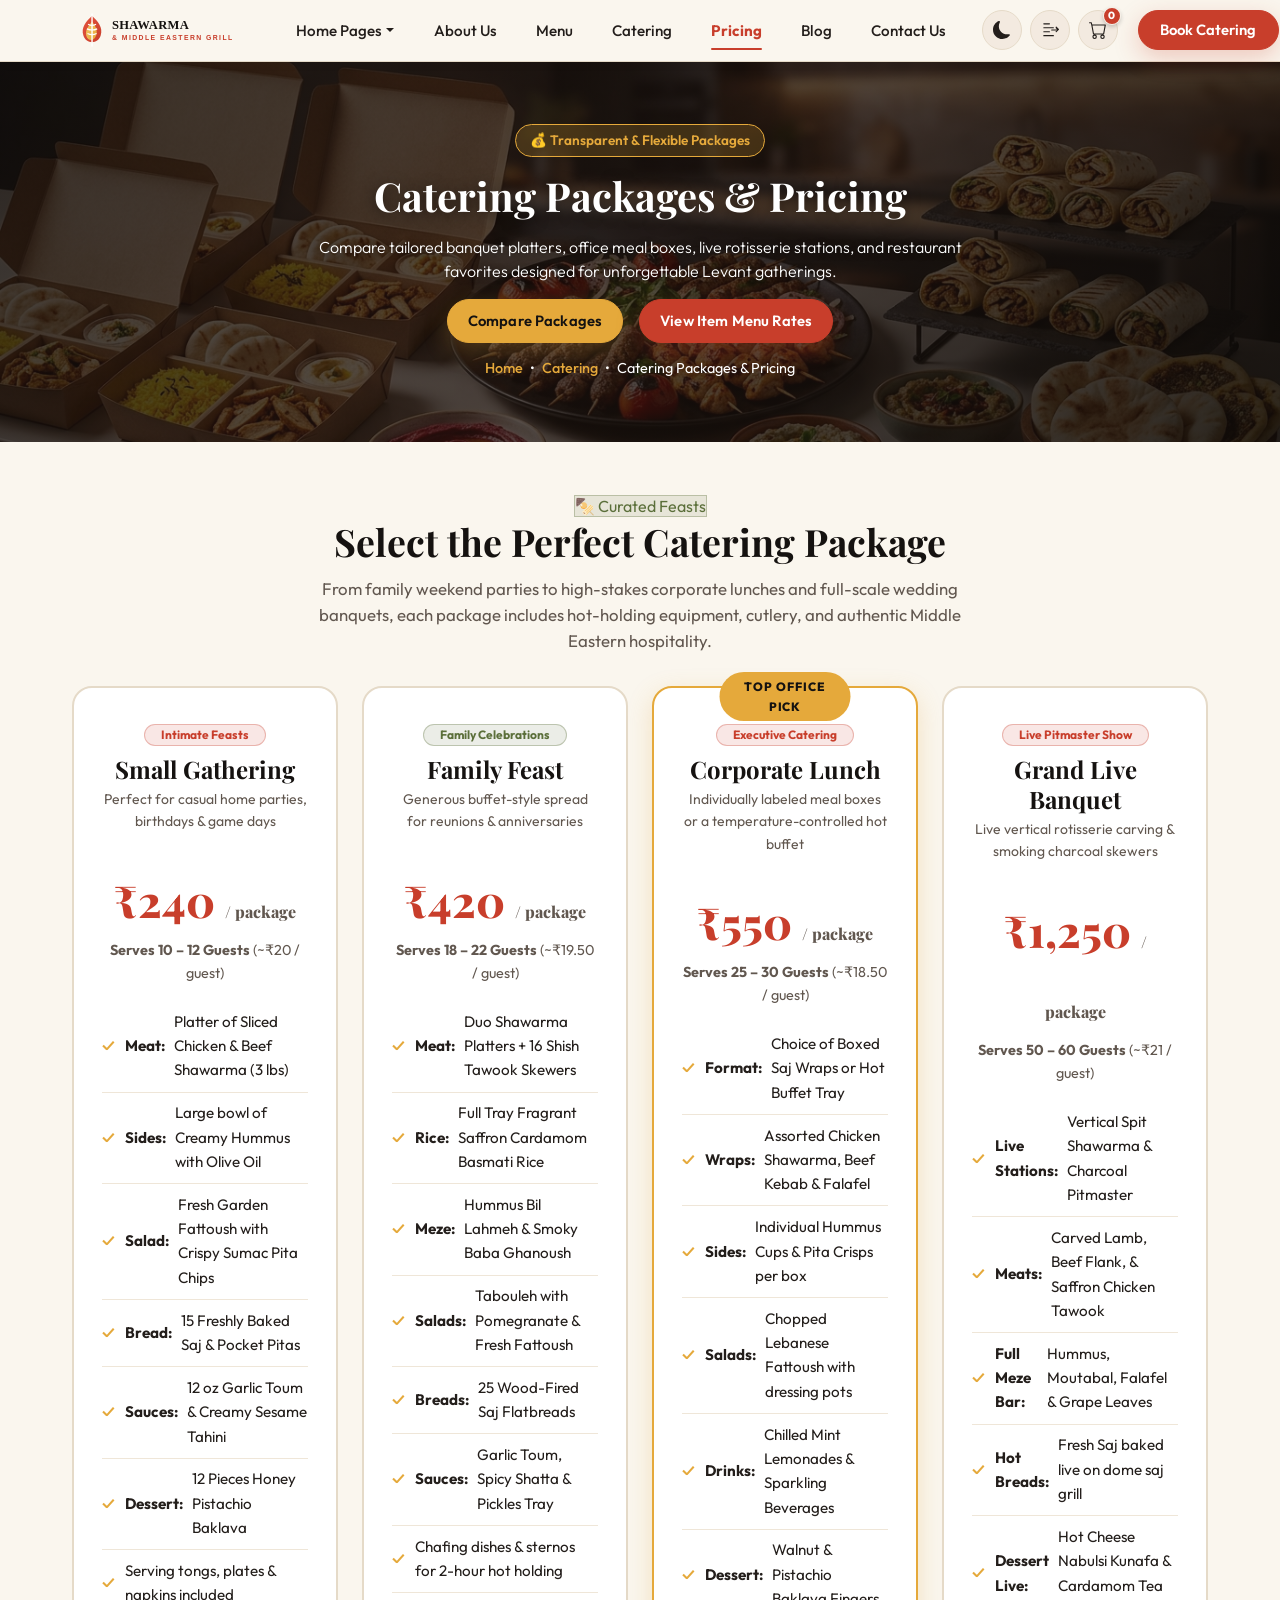
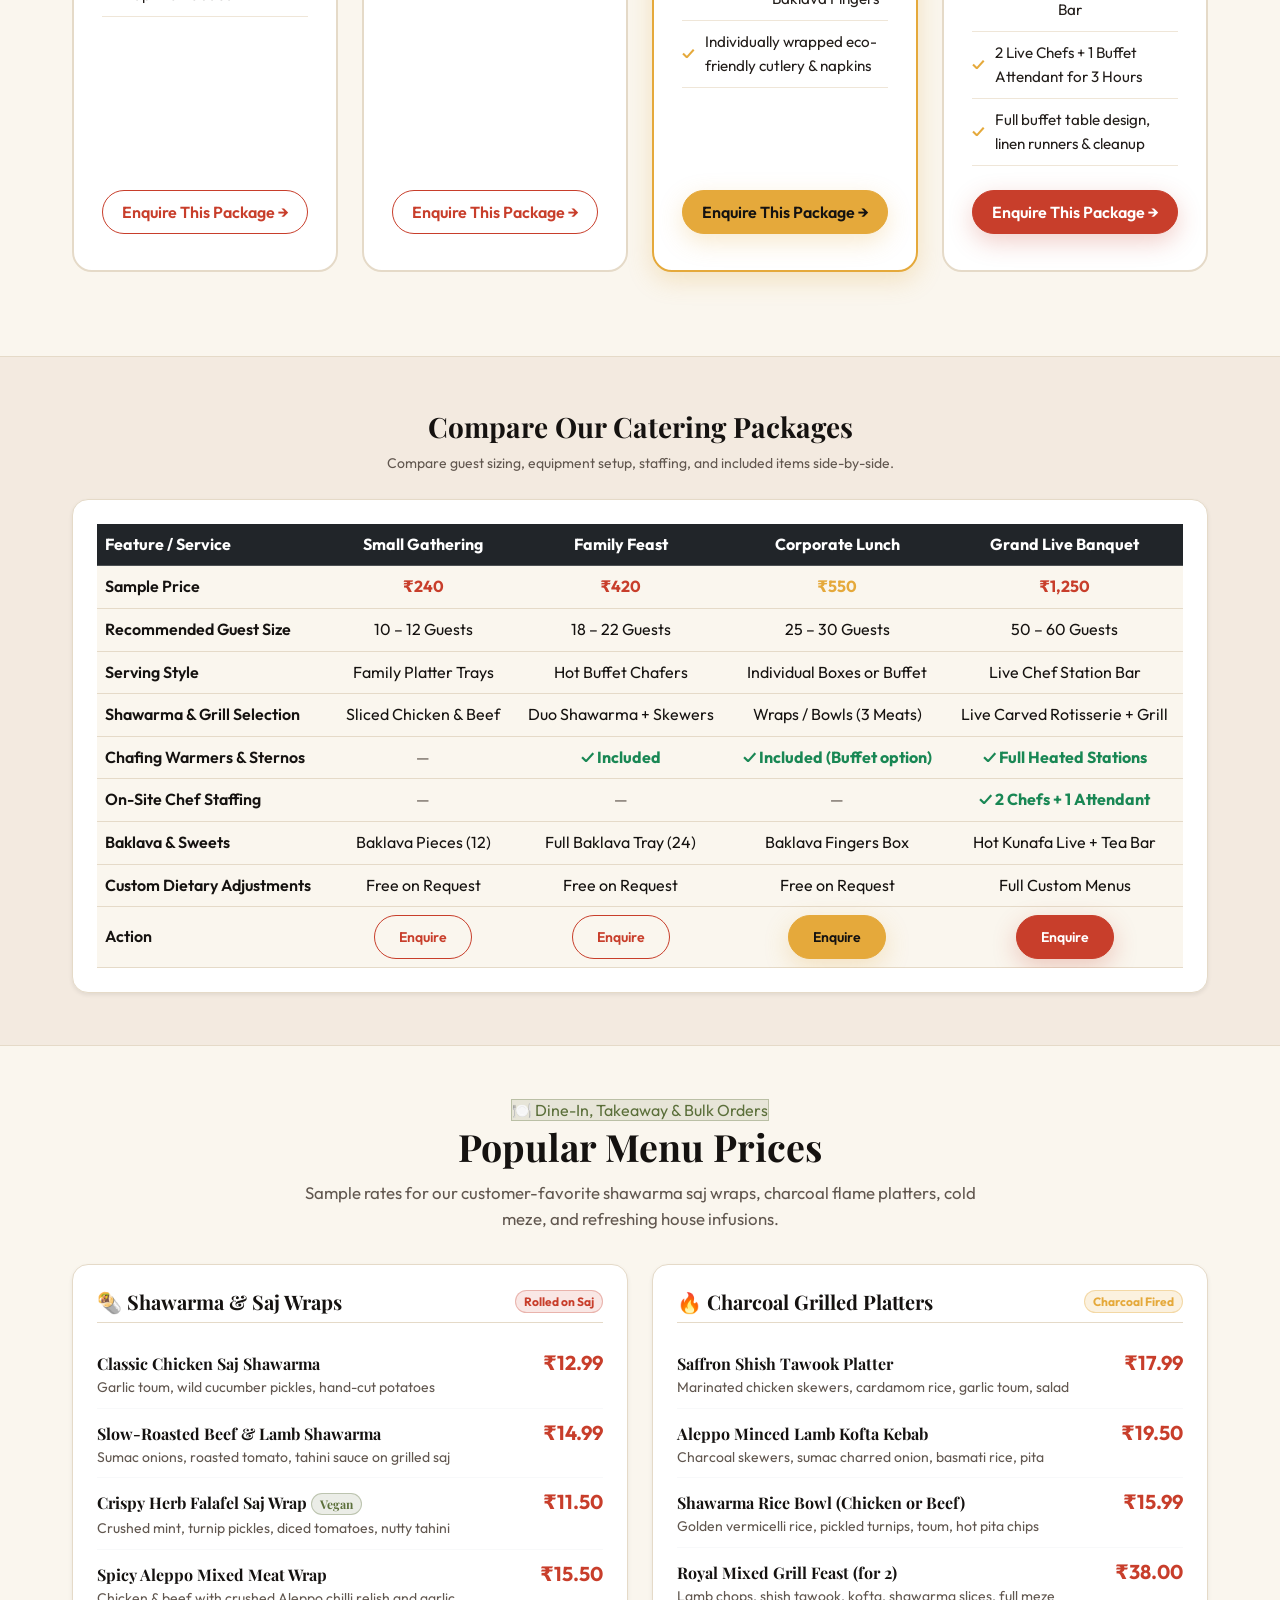
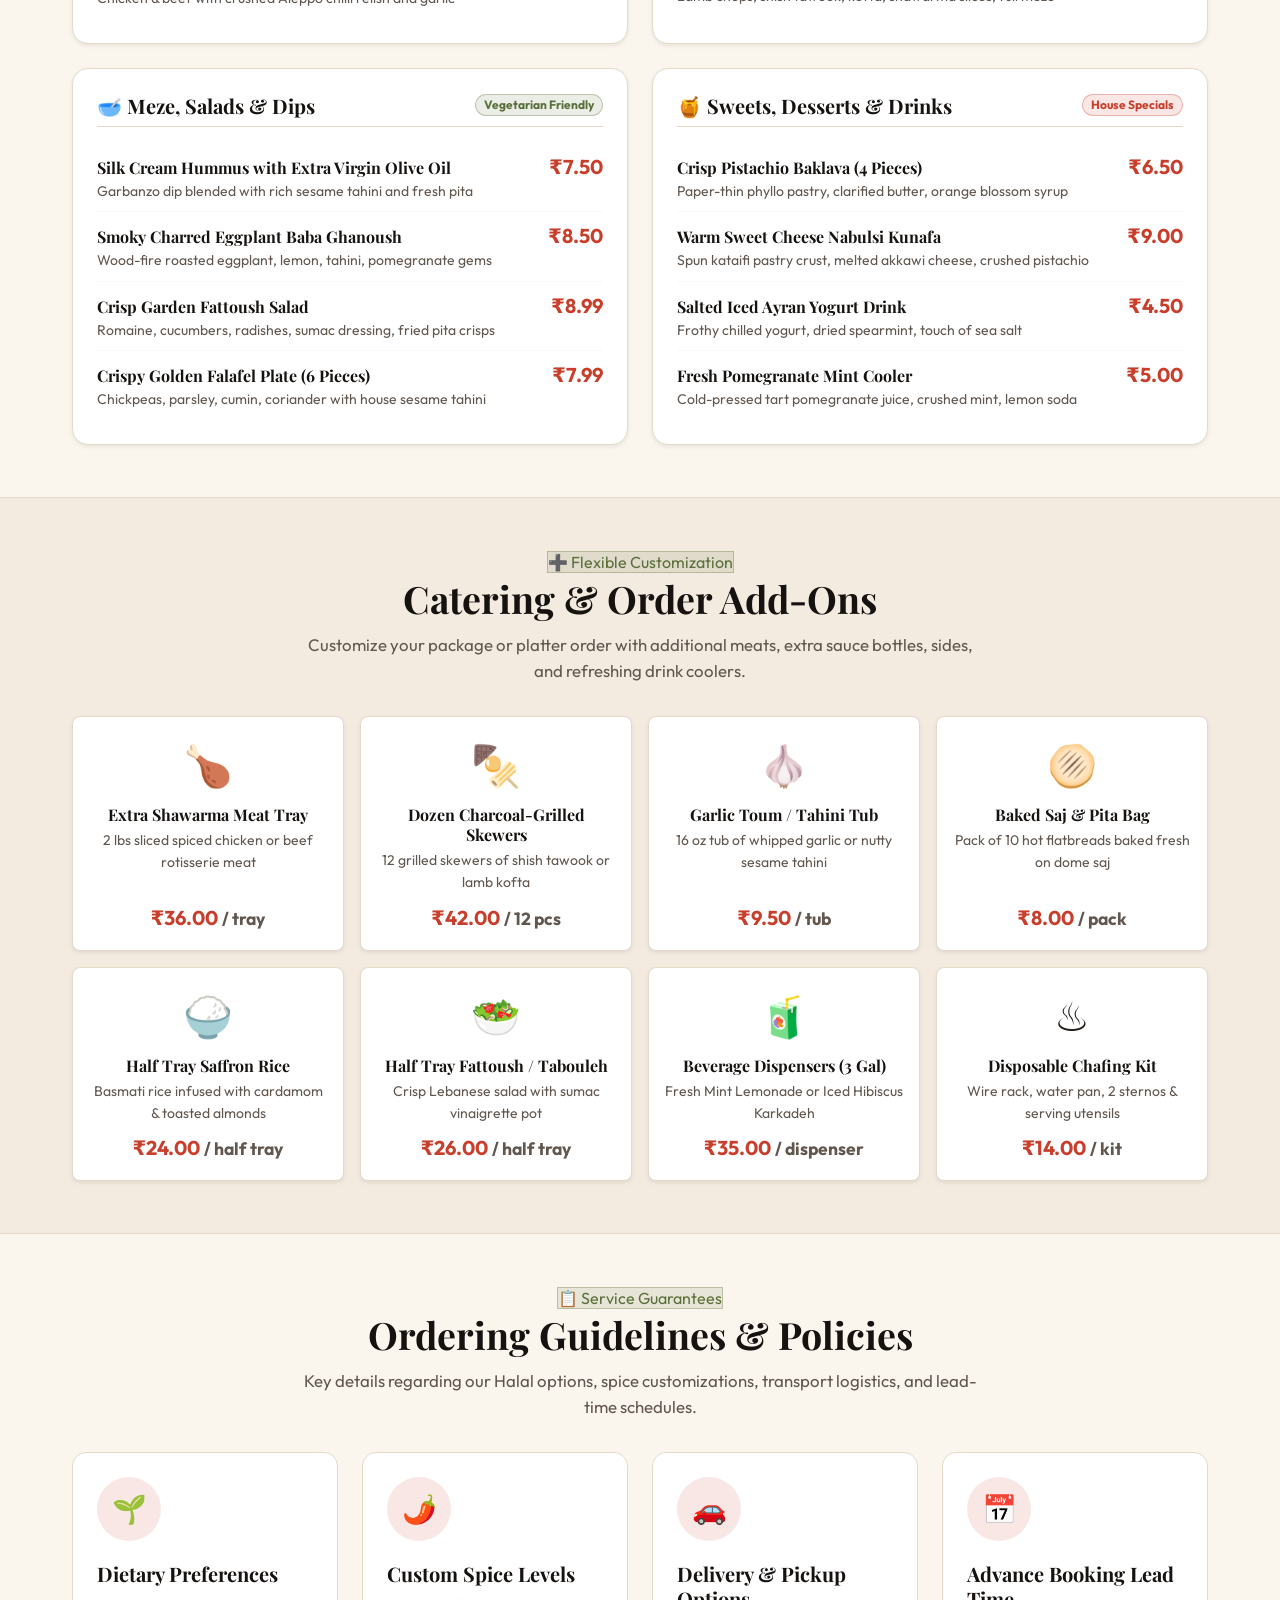
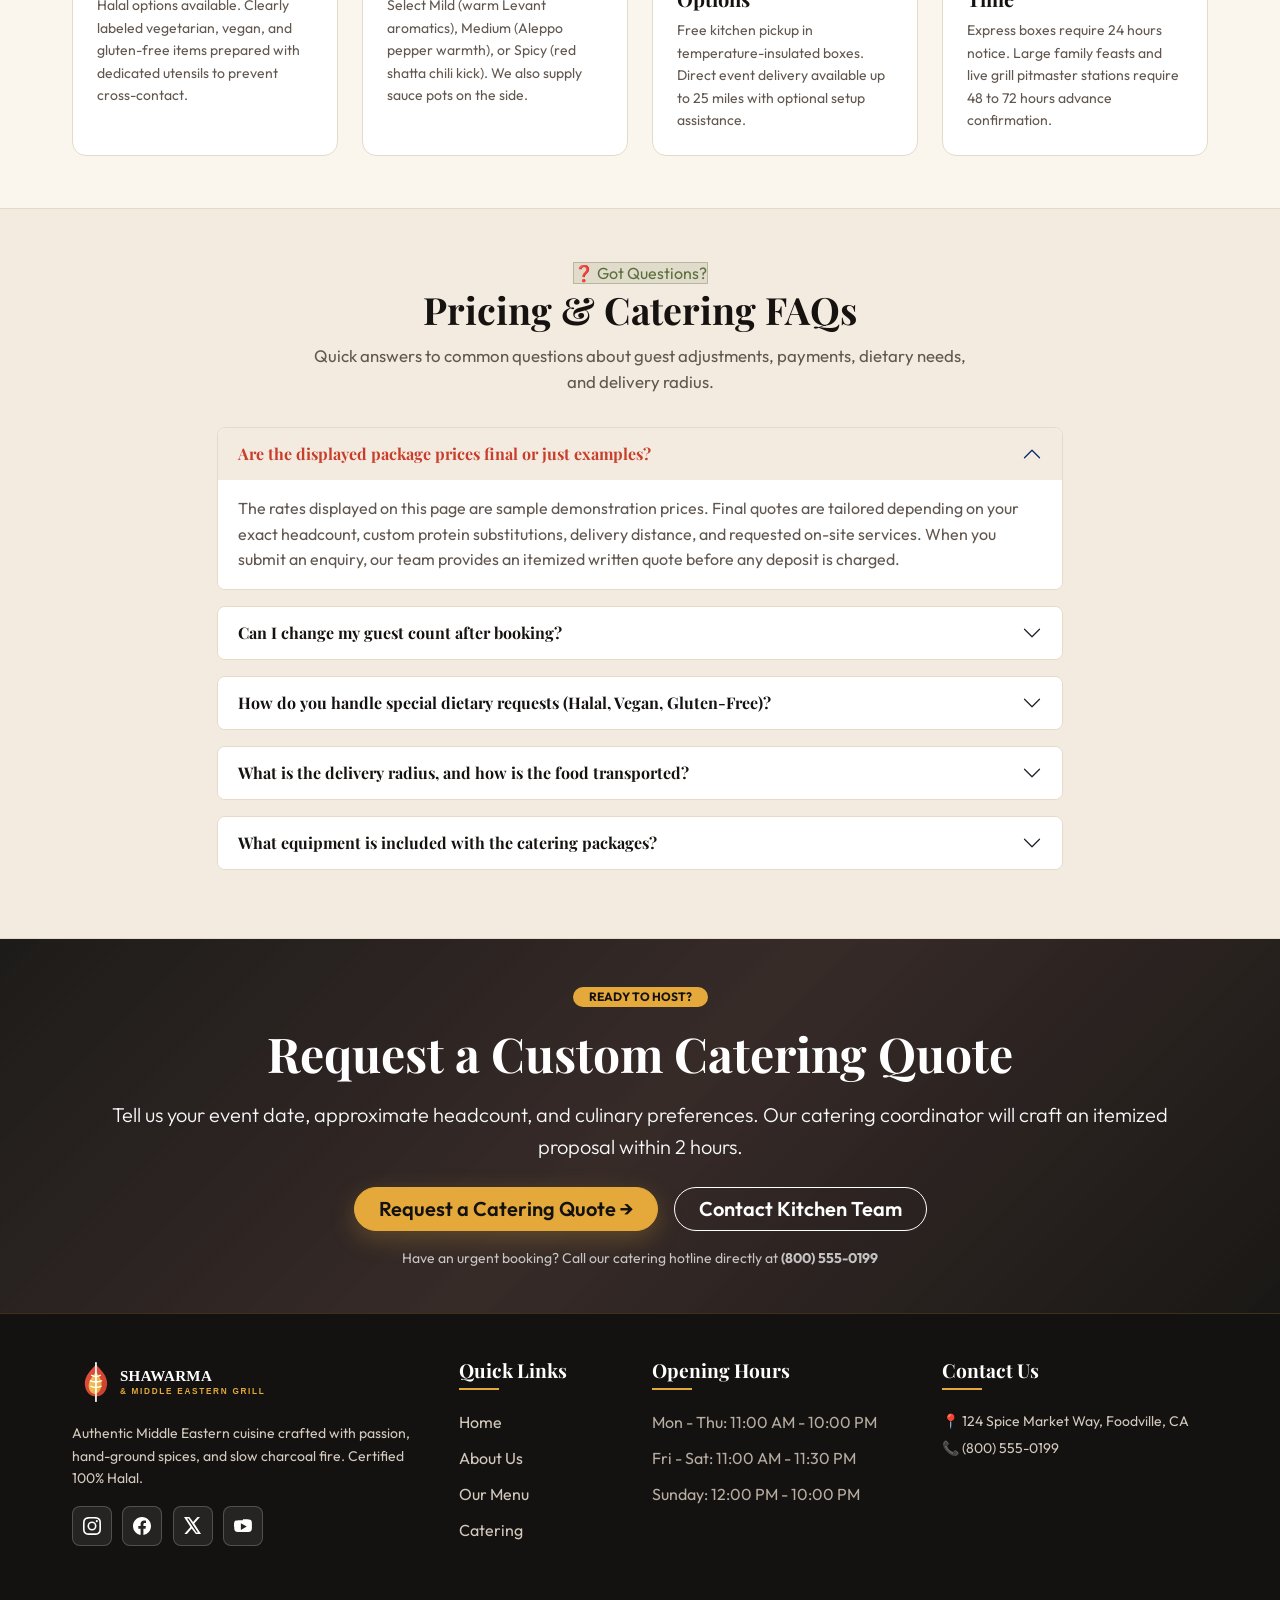
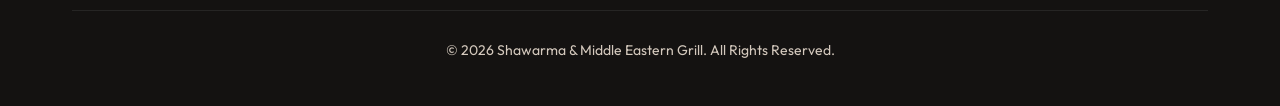
<file: pricing.html>
<!DOCTYPE html>

<html lang="en" data-bs-theme="light" dir="ltr">

<head>

  <meta charset="UTF-8">
  <!-- Pre-render Theme & Direction Initializer (Flicker Prevention) -->
  <script>
    (function () {
      const savedTheme = localStorage.getItem('sg_theme') || (window.matchMedia('(prefers-color-scheme: dark)').matches ? 'dark' : 'light');
      document.documentElement.setAttribute('data-bs-theme', savedTheme);
      const savedDir = localStorage.getItem('sg_dir') || 'ltr';
      document.documentElement.setAttribute('dir', savedDir);
    })();
  </script>


  <meta name="viewport" content="width=device-width, initial-scale=1.0">

  <title>Catering Packages &amp; Pricing | Shawarma &amp; Middle Eastern Grill</title>

  <meta name="description" content="Transparent catering packages, menu pricing, popular shawarma wraps, grilled platters, add-ons, and quotation guide for private gatherings and corporate events.">

  <link rel="icon" type="image/svg+xml" href="assets/images/logo/favicon.svg">



  <!-- Fonts -->

  <link rel="preconnect" href="https://fonts.googleapis.com">

  <link rel="preconnect" href="https://fonts.gstatic.com" crossorigin>

  <link href="https://fonts.googleapis.com/css2?family=Outfit:wght@300;400;500;600;700;800&family=Playfair+Display:ital,wght@0,600;0,700;0,800;1,400&family=Tajawal:wght@400;500;700&display=swap" rel="stylesheet">



  <!-- Stylesheets -->

  <link rel="stylesheet" href="assets/css/bootstrap.min.css">

  <link rel="stylesheet" href="assets/css/style.css">

  <link rel="stylesheet" href="assets/css/responsive.css">

  <link rel="stylesheet" href="assets/css/rtl.css">

</head>

<body>



  <!-- Navigation Header -->

  <nav class="navbar navbar-expand-lg navbar-custom sticky-top">

    <div class="container">

      <a class="navbar-brand me-auto me-lg-3" href="index.html">

        <img src="assets/images/logo/logo-dark.svg" alt="Shawarma &amp; Middle Eastern Grill" class="navbar-brand-logo theme-logo-light" onerror="this.onerror=null; this.src='assets/images/logo/logo-dark.svg';">

      </a>



      <!-- Icon-Only Control Buttons & Action Group -->

      <div class="header-actions-group order-lg-last">

        <div class="header-icon-group">

          <!-- Theme Toggle Icon Button -->

          <button class="header-icon-btn theme-toggle-btn" aria-label="Switch to Dark Mode" title="Toggle dark/light theme">

            <span class="theme-icon">🌙</span>

          </button>



          <!-- RTL Icon Button -->

          <button class="header-icon-btn rtl-toggle-btn" aria-label="Switch to Right-to-Left (RTL) layout" title="Switch to RTL">

            <svg xmlns="http://www.w3.org/2000/svg" width="19" height="19" fill="currentColor" viewBox="0 0 16 16" aria-hidden="true" class="direction-icon">

              <path fill-rule="evenodd" d="M2 2.5a.5.5 0 0 1 .5-.5h5a.5.5 0 0 1 0 1h-5a.5.5 0 0 1-.5-.5zm0 3.5a.5.5 0 0 1 .5-.5h8.5a.5.5 0 0 1 0 1H2.5a.5.5 0 0 1-.5-.5zm0 3.5a.5.5 0 0 1 .5-.5h5a.5.5 0 0 1 0 1h-5a.5.5 0 0 1-.5-.5zm0 3.5a.5.5 0 0 1 .5-.5h8.5a.5.5 0 0 1 0 1H2.5a.5.5 0 0 1-.5-.5zm11.146-7.854a.5.5 0 0 1 .708 0l2 2a.5.5 0 0 1 0 .708l-2 2a.5.5 0 0 1-.708-.708L14.293 8.5H9.5a.5.5 0 0 1 0-1h4.793l-1.147-1.146a.5.5 0 0 1 0-.708z"/>

            </svg>

          </button>



          <!-- Cart Icon Button -->

          <a href="menu.html" class="header-icon-btn cart-btn" aria-label="View Shopping Cart (2 items)" title="Shopping Cart">

            <svg xmlns="http://www.w3.org/2000/svg" width="19" height="19" fill="currentColor" viewBox="0 0 16 16" aria-hidden="true">

              <path d="M0 1.5A.5.5 0 0 1 .5 1H2a.5.5 0 0 1 .485.379L2.89 3H14.5a.5.5 0 0 1 .491.592l-1.5 8A.5.5 0 0 1 13 12H4a.5.5 0 0 1-.491-.408L2.01 3.607 1.61 2H.5a.5.5 0 0 1-.5-.5zM3.102 4l1.313 7h8.17l1.313-7H3.102zM5 12a2 2 0 1 0 0 4 2 2 0 0 0 0-4zm7 0a2 2 0 1 0 0 4 2 2 0 0 0 0-4zm-7 1a1 1 0 1 1 0 2 1 1 0 0 1 0-2zm7 0a1 1 0 1 1 0 2 1 1 0 0 1 0-2z"/>

            </svg>

            <span class="cart-badge">2</span>

          </a>

        </div>



        <!-- Primary CTA Button -->

        <a href="catering.html" class="btn btn-spice d-none d-sm-inline-flex">Book Catering</a>



        <!-- Mobile Toggler -->

        <button class="navbar-toggler ms-1" type="button" data-bs-toggle="collapse" data-bs-target="#mainNavbar" aria-controls="mainNavbar" aria-expanded="false" aria-label="Toggle navigation">

          <span class="navbar-toggler-icon"></span>

        </button>

      </div>



      <div class="collapse navbar-collapse" id="mainNavbar">

        <ul class="navbar-nav ms-lg-3 me-lg-0 mb-2 mb-lg-0">

          <li class="nav-item dropdown">

            <a class="nav-link dropdown-toggle" href="#" id="homeDropdown" role="button" data-bs-toggle="dropdown" aria-expanded="false">Home Pages</a>

            <ul class="dropdown-menu" aria-labelledby="homeDropdown">

              <li><a class="dropdown-item" href="index.html">Home 1 – Restaurant Landing</a></li>

              <li><a class="dropdown-item" href="home-catering.html">Home 2 – Grill &amp; Catering Landing</a></li>

            </ul>

          </li>

          <li class="nav-item"><a class="nav-link" href="about.html">About Us</a></li>

          <li class="nav-item"><a class="nav-link" href="menu.html">Menu</a></li>

          <li class="nav-item"><a class="nav-link" href="catering.html">Catering</a></li>

          <li class="nav-item"><a class="nav-link active" href="pricing.html">Pricing</a></li>

          <li class="nav-item"><a class="nav-link" href="blog.html">Blog</a></li>

          <li class="nav-item"><a class="nav-link" href="contact.html">Contact Us</a></li>

        </ul>

        <a href="catering.html" class="btn btn-spice d-sm-none w-100 mt-2">Book Catering</a>

      </div>

    </div>

  </nav>



  <!-- Page Banner -->

  <section class="page-banner page-banner-pricing" style="background-image: url('assets/images/banners/banner-pricing.jpg'); background-position: center 50%; background-size: cover;">

    <div class="container">

      <div class="max-w-700 mx-auto text-center">

        <span class="hero-badge mb-3">💰 Transparent &amp; Flexible Packages</span>

        <h1 class="display-4 font-heading text-white mb-3">Catering Packages &amp; Pricing</h1>

        <p class="lead text-light opacity-90 mb-4">Compare tailored banquet platters, office meal boxes, live rotisserie stations, and restaurant favorites designed for unforgettable Levant gatherings.</p>

        <div class="d-flex flex-wrap justify-content-center gap-3">

          <a href="#cateringPackages" class="btn btn-gold">Compare Packages</a>

          <a href="#menuPrices" class="btn btn-spice">View Item Menu Rates</a>

        </div>

        <div class="breadcrumb-custom mt-4">

          <a href="index.html">Home</a> &bull; <a href="catering.html">Catering</a> &bull; <span>Catering Packages &amp; Pricing</span>

        </div>

      </div>

    </div>

  </section>



  <!-- Section 1: Catering Packages Comparison -->

  <section id="cateringPackages" class="py-5">

    <div class="container py-2">

      <div class="text-center mb-5 max-w-700 mx-auto">

        <span class="badge-olive mb-2">🍢 Curated Feasts</span>

        <h2 class="section-title">Select the Perfect Catering Package</h2>

        <p class="section-desc">From family weekend parties to high-stakes corporate lunches and full-scale wedding banquets, each package includes hot-holding equipment, cutlery, and authentic Middle Eastern hospitality.</p>

      </div>



      <div class="row g-4 mb-5">

        <!-- Package 1: Small Gathering -->

        <div class="col-lg-3 col-md-6">

          <div class="pricing-card h-100">

            <span class="badge bg-spice-subtle text-spice border border-spice-subtle rounded-pill align-self-center px-3 py-1 mb-2 small fw-bold">Intimate Feasts</span>

            <h3 class="font-heading mb-1 fs-4">Small Gathering</h3>

            <p class="text-muted small mb-3">Perfect for casual home parties, birthdays &amp; game days</p>

            <div class="pricing-price mb-1">₹240 <span class="fs-6 text-muted font-normal">/ package</span></div>

            <div class="pricing-subtitle mb-3"><strong>Serves 10 – 12 Guests</strong> (~₹20 / guest)</div>

            <ul class="pricing-features-list mb-4">

              <li><span class="icon-check">✓</span> <strong>Meat:</strong> Platter of Sliced Chicken &amp; Beef Shawarma (3 lbs)</li>

              <li><span class="icon-check">✓</span> <strong>Sides:</strong> Large bowl of Creamy Hummus with Olive Oil</li>

              <li><span class="icon-check">✓</span> <strong>Salad:</strong> Fresh Garden Fattoush with Crispy Sumac Pita Chips</li>

              <li><span class="icon-check">✓</span> <strong>Bread:</strong> 15 Freshly Baked Saj &amp; Pocket Pitas</li>

              <li><span class="icon-check">✓</span> <strong>Sauces:</strong> 12 oz Garlic Toum &amp; Creamy Sesame Tahini</li>

              <li><span class="icon-check">✓</span> <strong>Dessert:</strong> 12 Pieces Honey Pistachio Baklava</li>

              <li><span class="icon-check">✓</span> Serving tongs, plates &amp; napkins included</li>

            </ul>

            <a href="catering.html#cateringForm" class="btn btn-outline-spice mt-auto w-100">Enquire This Package &rarr;</a>

          </div>

        </div>



        <!-- Package 2: Family Feast -->

        <div class="col-lg-3 col-md-6">

          <div class="pricing-card h-100">

            <span class="badge bg-olive-subtle text-olive border border-olive-subtle rounded-pill align-self-center px-3 py-1 mb-2 small fw-bold">Family Celebrations</span>

            <h3 class="font-heading mb-1 fs-4">Family Feast</h3>

            <p class="text-muted small mb-3">Generous buffet-style spread for reunions &amp; anniversaries</p>

            <div class="pricing-price mb-1">₹420 <span class="fs-6 text-muted font-normal">/ package</span></div>

            <div class="pricing-subtitle mb-3"><strong>Serves 18 – 22 Guests</strong> (~₹19.50 / guest)</div>

            <ul class="pricing-features-list mb-4">

              <li><span class="icon-check">✓</span> <strong>Meat:</strong> Duo Shawarma Platters + 16 Shish Tawook Skewers</li>

              <li><span class="icon-check">✓</span> <strong>Rice:</strong> Full Tray Fragrant Saffron Cardamom Basmati Rice</li>

              <li><span class="icon-check">✓</span> <strong>Meze:</strong> Hummus Bil Lahmeh &amp; Smoky Baba Ghanoush</li>

              <li><span class="icon-check">✓</span> <strong>Salads:</strong> Tabouleh with Pomegranate &amp; Fresh Fattoush</li>

              <li><span class="icon-check">✓</span> <strong>Breads:</strong> 25 Wood-Fired Saj Flatbreads</li>

              <li><span class="icon-check">✓</span> <strong>Sauces:</strong> Garlic Toum, Spicy Shatta &amp; Pickles Tray</li>

              <li><span class="icon-check">✓</span> Chafing dishes &amp; sternos for 2-hour hot holding</li>

            </ul>

            <a href="catering.html#cateringForm" class="btn btn-outline-spice mt-auto w-100">Enquire This Package &rarr;</a>

          </div>

        </div>



        <!-- Package 3: Corporate Lunch (Featured) -->

        <div class="col-lg-3 col-md-6">

          <div class="pricing-card featured h-100">

            <span class="pricing-featured-badge">Top Office Pick</span>

            <span class="badge bg-spice-subtle text-spice border border-spice-subtle rounded-pill align-self-center px-3 py-1 mb-2 small fw-bold">Executive Catering</span>

            <h3 class="font-heading mb-1 fs-4">Corporate Lunch</h3>

            <p class="text-muted small mb-3">Individually labeled meal boxes or a temperature-controlled hot buffet</p>

            <div class="pricing-price mb-1">₹550 <span class="fs-6 text-muted font-normal">/ package</span></div>

            <div class="pricing-subtitle mb-3"><strong>Serves 25 – 30 Guests</strong> (~₹18.50 / guest)</div>

            <ul class="pricing-features-list mb-4">

              <li><span class="icon-check">✓</span> <strong>Format:</strong> Choice of Boxed Saj Wraps or Hot Buffet Tray</li>

              <li><span class="icon-check">✓</span> <strong>Wraps:</strong> Assorted Chicken Shawarma, Beef Kebab &amp; Falafel</li>

              <li><span class="icon-check">✓</span> <strong>Sides:</strong> Individual Hummus Cups &amp; Pita Crisps per box</li>

              <li><span class="icon-check">✓</span> <strong>Salads:</strong> Chopped Lebanese Fattoush with dressing pots</li>

              <li><span class="icon-check">✓</span> <strong>Drinks:</strong> Chilled Mint Lemonades &amp; Sparkling Beverages</li>

              <li><span class="icon-check">✓</span> <strong>Dessert:</strong> Walnut &amp; Pistachio Baklava Fingers</li>

              <li><span class="icon-check">✓</span> Individually wrapped eco-friendly cutlery &amp; napkins</li>

            </ul>

            <a href="catering.html#cateringForm" class="btn btn-gold mt-auto w-100">Enquire This Package &rarr;</a>

          </div>

        </div>



        <!-- Package 4: Grand Live Banquet -->

        <div class="col-lg-3 col-md-6">

          <div class="pricing-card h-100">

            <span class="badge bg-spice-subtle text-spice border border-spice-subtle rounded-pill align-self-center px-3 py-1 mb-2 small fw-bold">Live Pitmaster Show</span>

            <h3 class="font-heading mb-1 fs-4">Grand Live Banquet</h3>

            <p class="text-muted small mb-3">Live vertical rotisserie carving &amp; smoking charcoal skewers</p>

            <div class="pricing-price mb-1">₹1,250 <span class="fs-6 text-muted font-normal">/ package</span></div>

            <div class="pricing-subtitle mb-3"><strong>Serves 50 – 60 Guests</strong> (~₹21 / guest)</div>

            <ul class="pricing-features-list mb-4">

              <li><span class="icon-check">✓</span> <strong>Live Stations:</strong> Vertical Spit Shawarma &amp; Charcoal Pitmaster</li>

              <li><span class="icon-check">✓</span> <strong>Meats:</strong> Carved Lamb, Beef Flank, &amp; Saffron Chicken Tawook</li>

              <li><span class="icon-check">✓</span> <strong>Full Meze Bar:</strong> Hummus, Moutabal, Falafel &amp; Grape Leaves</li>

              <li><span class="icon-check">✓</span> <strong>Hot Breads:</strong> Fresh Saj baked live on dome saj grill</li>

              <li><span class="icon-check">✓</span> <strong>Dessert Live:</strong> Hot Cheese Nabulsi Kunafa &amp; Cardamom Tea Bar</li>

              <li><span class="icon-check">✓</span> 2 Live Chefs + 1 Buffet Attendant for 3 Hours</li>

              <li><span class="icon-check">✓</span> Full buffet table design, linen runners &amp; cleanup</li>

            </ul>

            <a href="catering.html#cateringForm" class="btn btn-spice mt-auto w-100">Enquire This Package &rarr;</a>

          </div>

        </div>

      </div>

    </div>

  </section>



  <!-- Section 2: Detailed Compare Our Catering Packages -->

  <section class="py-5 bg-surface-alt border-top border-bottom">

    <div class="container py-2">

      <div class="text-center mb-4">

        <h3 class="font-heading">Compare Our Catering Packages</h3>

        <p class="text-muted small">Compare guest sizing, equipment setup, staffing, and included items side-by-side.</p>

      </div>



      <div class="card p-3 p-md-4 border border-color rounded-4 bg-surface shadow-sm overflow-hidden">
        <div class="table-responsive">
          <table class="table table-hover align-middle mb-0">

          <thead class="table-dark">

            <tr>

              <th scope="col" style="min-width: 220px;">Feature / Service</th>

              <th scope="col" class="text-center">Small Gathering</th>

              <th scope="col" class="text-center">Family Feast</th>

              <th scope="col" class="text-center">Corporate Lunch</th>

              <th scope="col" class="text-center">Grand Live Banquet</th>

            </tr>

          </thead>

          <tbody>

            <tr>

              <th scope="row" class="fw-semibold">Sample Price</th>

              <td class="text-center text-spice fw-bold">₹240</td>

              <td class="text-center text-spice fw-bold">₹420</td>

              <td class="text-center text-gold fw-bold">₹550</td>

              <td class="text-center text-spice fw-bold">₹1,250</td>

            </tr>

            <tr>

              <th scope="row" class="fw-semibold">Recommended Guest Size</th>

              <td class="text-center">10 – 12 Guests</td>

              <td class="text-center">18 – 22 Guests</td>

              <td class="text-center">25 – 30 Guests</td>

              <td class="text-center">50 – 60 Guests</td>

            </tr>

            <tr>

              <th scope="row" class="fw-semibold">Serving Style</th>

              <td class="text-center">Family Platter Trays</td>

              <td class="text-center">Hot Buffet Chafers</td>

              <td class="text-center">Individual Boxes or Buffet</td>

              <td class="text-center">Live Chef Station Bar</td>

            </tr>

            <tr>

              <th scope="row" class="fw-semibold">Shawarma &amp; Grill Selection</th>

              <td class="text-center">Sliced Chicken &amp; Beef</td>

              <td class="text-center">Duo Shawarma + Skewers</td>

              <td class="text-center">Wraps / Bowls (3 Meats)</td>

              <td class="text-center">Live Carved Rotisserie + Grill</td>

            </tr>

            <tr>

              <th scope="row" class="fw-semibold">Chafing Warmers &amp; Sternos</th>

              <td class="text-center text-muted">—</td>

              <td class="text-center text-success fw-bold">✓ Included</td>

              <td class="text-center text-success fw-bold">✓ Included (Buffet option)</td>

              <td class="text-center text-success fw-bold">✓ Full Heated Stations</td>

            </tr>

            <tr>

              <th scope="row" class="fw-semibold">On-Site Chef Staffing</th>

              <td class="text-center text-muted">—</td>

              <td class="text-center text-muted">—</td>

              <td class="text-center text-muted">—</td>

              <td class="text-center text-success fw-bold">✓ 2 Chefs + 1 Attendant</td>

            </tr>

            <tr>

              <th scope="row" class="fw-semibold">Baklava &amp; Sweets</th>

              <td class="text-center">Baklava Pieces (12)</td>

              <td class="text-center">Full Baklava Tray (24)</td>

              <td class="text-center">Baklava Fingers Box</td>

              <td class="text-center">Hot Kunafa Live + Tea Bar</td>

            </tr>

            <tr>

              <th scope="row" class="fw-semibold">Custom Dietary Adjustments</th>

              <td class="text-center">Free on Request</td>

              <td class="text-center">Free on Request</td>

              <td class="text-center">Free on Request</td>

              <td class="text-center">Full Custom Menus</td>

            </tr>

            <tr>

              <th scope="row" class="fw-semibold">Action</th>

              <td class="text-center"><a href="catering.html#cateringForm" class="btn btn-outline-spice btn-sm">Enquire</a></td>

              <td class="text-center"><a href="catering.html#cateringForm" class="btn btn-outline-spice btn-sm">Enquire</a></td>

              <td class="text-center"><a href="catering.html#cateringForm" class="btn btn-gold btn-sm">Enquire</a></td>

              <td class="text-center"><a href="catering.html#cateringForm" class="btn btn-spice btn-sm">Enquire</a></td>

            </tr>

          </tbody>

          </table>
        </div>
      </div>

    </div>

  </section>



  <!-- Section 3: Popular Menu Item Price List -->

  <section id="menuPrices" class="py-5">

    <div class="container py-2">

      <div class="text-center mb-5 max-w-700 mx-auto">

        <span class="badge-olive mb-2">🍽️ Dine-In, Takeaway &amp; Bulk Orders</span>

        <h2 class="section-title">Popular Menu Prices</h2>

        <p class="section-desc">Sample rates for our customer-favorite shawarma saj wraps, charcoal flame platters, cold meze, and refreshing house infusions.</p>

      </div>



      <div class="row g-4">

        <!-- Category A: Shawarma & Saj Wraps -->

        <div class="col-lg-6">

          <div class="card p-4 border border-color rounded-4 bg-card shadow-sm h-100">

            <div class="d-flex align-items-center justify-content-between mb-3 border-bottom pb-2">

              <h4 class="font-heading mb-0 fs-5">🌯 Shawarma &amp; Saj Wraps</h4>

              <span class="badge bg-spice-subtle text-spice border border-spice-subtle rounded-pill small">Rolled on Saj</span>

            </div>

            <ul class="list-unstyled mb-0">

              <li class="d-flex justify-content-between align-items-baseline py-2 border-bottom border-light">

                <div>

                  <h6 class="mb-0 fw-bold">Classic Chicken Saj Shawarma</h6>

                  <small class="text-muted">Garlic toum, wild cucumber pickles, hand-cut potatoes</small>

                </div>

                <span class="fw-bold text-spice fs-5 ms-3">₹12.99</span>

              </li>

              <li class="d-flex justify-content-between align-items-baseline py-2 border-bottom border-light">

                <div>

                  <h6 class="mb-0 fw-bold">Slow-Roasted Beef &amp; Lamb Shawarma</h6>

                  <small class="text-muted">Sumac onions, roasted tomato, tahini sauce on grilled saj</small>

                </div>

                <span class="fw-bold text-spice fs-5 ms-3">₹14.99</span>

              </li>

              <li class="d-flex justify-content-between align-items-baseline py-2 border-bottom border-light">

                <div>

                  <h6 class="mb-0 fw-bold">Crispy Herb Falafel Saj Wrap <span class="badge bg-olive-subtle text-olive border border-olive-subtle rounded-pill small">Vegan</span></h6>

                  <small class="text-muted">Crushed mint, turnip pickles, diced tomatoes, nutty tahini</small>

                </div>

                <span class="fw-bold text-spice fs-5 ms-3">₹11.50</span>

              </li>

              <li class="d-flex justify-content-between align-items-baseline py-2">

                <div>

                  <h6 class="mb-0 fw-bold">Spicy Aleppo Mixed Meat Wrap</h6>

                  <small class="text-muted">Chicken &amp; beef with crushed Aleppo chilli relish and garlic</small>

                </div>

                <span class="fw-bold text-spice fs-5 ms-3">₹15.50</span>

              </li>

            </ul>

          </div>

        </div>



        <!-- Category B: Charcoal Grilled Platters -->

        <div class="col-lg-6">

          <div class="card p-4 border border-color rounded-4 bg-card shadow-sm h-100">

            <div class="d-flex align-items-center justify-content-between mb-3 border-bottom pb-2">

              <h4 class="font-heading mb-0 fs-5">🔥 Charcoal Grilled Platters</h4>

              <span class="badge bg-gold-subtle text-gold border border-gold-subtle rounded-pill small">Charcoal Fired</span>

            </div>

            <ul class="list-unstyled mb-0">

              <li class="d-flex justify-content-between align-items-baseline py-2 border-bottom border-light">

                <div>

                  <h6 class="mb-0 fw-bold">Saffron Shish Tawook Platter</h6>

                  <small class="text-muted">Marinated chicken skewers, cardamom rice, garlic toum, salad</small>

                </div>

                <span class="fw-bold text-spice fs-5 ms-3">₹17.99</span>

              </li>

              <li class="d-flex justify-content-between align-items-baseline py-2 border-bottom border-light">

                <div>

                  <h6 class="mb-0 fw-bold">Aleppo Minced Lamb Kofta Kebab</h6>

                  <small class="text-muted">Charcoal skewers, sumac charred onion, basmati rice, pita</small>

                </div>

                <span class="fw-bold text-spice fs-5 ms-3">₹19.50</span>

              </li>

              <li class="d-flex justify-content-between align-items-baseline py-2 border-bottom border-light">

                <div>

                  <h6 class="mb-0 fw-bold">Shawarma Rice Bowl (Chicken or Beef)</h6>

                  <small class="text-muted">Golden vermicelli rice, pickled turnips, toum, hot pita chips</small>

                </div>

                <span class="fw-bold text-spice fs-5 ms-3">₹15.99</span>

              </li>

              <li class="d-flex justify-content-between align-items-baseline py-2">

                <div>

                  <h6 class="mb-0 fw-bold">Royal Mixed Grill Feast (for 2)</h6>

                  <small class="text-muted">Lamb chops, shish tawook, kofta, shawarma slices, full meze</small>

                </div>

                <span class="fw-bold text-spice fs-5 ms-3">₹38.00</span>

              </li>

            </ul>

          </div>

        </div>



        <!-- Category C: Meze & Starters -->

        <div class="col-lg-6">

          <div class="card p-4 border border-color rounded-4 bg-card shadow-sm h-100">

            <div class="d-flex align-items-center justify-content-between mb-3 border-bottom pb-2">

              <h4 class="font-heading mb-0 fs-5">🥣 Meze, Salads &amp; Dips</h4>

              <span class="badge bg-olive-subtle text-olive border border-olive-subtle rounded-pill small">Vegetarian Friendly</span>

            </div>

            <ul class="list-unstyled mb-0">

              <li class="d-flex justify-content-between align-items-baseline py-2 border-bottom border-light">

                <div>

                  <h6 class="mb-0 fw-bold">Silk Cream Hummus with Extra Virgin Olive Oil</h6>

                  <small class="text-muted">Garbanzo dip blended with rich sesame tahini and fresh pita</small>

                </div>

                <span class="fw-bold text-spice fs-5 ms-3">₹7.50</span>

              </li>

              <li class="d-flex justify-content-between align-items-baseline py-2 border-bottom border-light">

                <div>

                  <h6 class="mb-0 fw-bold">Smoky Charred Eggplant Baba Ghanoush</h6>

                  <small class="text-muted">Wood-fire roasted eggplant, lemon, tahini, pomegranate gems</small>

                </div>

                <span class="fw-bold text-spice fs-5 ms-3">₹8.50</span>

              </li>

              <li class="d-flex justify-content-between align-items-baseline py-2 border-bottom border-light">

                <div>

                  <h6 class="mb-0 fw-bold">Crisp Garden Fattoush Salad</h6>

                  <small class="text-muted">Romaine, cucumbers, radishes, sumac dressing, fried pita crisps</small>

                </div>

                <span class="fw-bold text-spice fs-5 ms-3">₹8.99</span>

              </li>

              <li class="d-flex justify-content-between align-items-baseline py-2">

                <div>

                  <h6 class="mb-0 fw-bold">Crispy Golden Falafel Plate (6 Pieces)</h6>

                  <small class="text-muted">Chickpeas, parsley, cumin, coriander with house sesame tahini</small>

                </div>

                <span class="fw-bold text-spice fs-5 ms-3">₹7.99</span>

              </li>

            </ul>

          </div>

        </div>



        <!-- Category D: Sweets & Drinks -->

        <div class="col-lg-6">

          <div class="card p-4 border border-color rounded-4 bg-card shadow-sm h-100">

            <div class="d-flex align-items-center justify-content-between mb-3 border-bottom pb-2">

              <h4 class="font-heading mb-0 fs-5">🍯 Sweets, Desserts &amp; Drinks</h4>

              <span class="badge bg-spice-subtle text-spice border border-spice-subtle rounded-pill small">House Specials</span>

            </div>

            <ul class="list-unstyled mb-0">

              <li class="d-flex justify-content-between align-items-baseline py-2 border-bottom border-light">

                <div>

                  <h6 class="mb-0 fw-bold">Crisp Pistachio Baklava (4 Pieces)</h6>

                  <small class="text-muted">Paper-thin phyllo pastry, clarified butter, orange blossom syrup</small>

                </div>

                <span class="fw-bold text-spice fs-5 ms-3">₹6.50</span>

              </li>

              <li class="d-flex justify-content-between align-items-baseline py-2 border-bottom border-light">

                <div>

                  <h6 class="mb-0 fw-bold">Warm Sweet Cheese Nabulsi Kunafa</h6>

                  <small class="text-muted">Spun kataifi pastry crust, melted akkawi cheese, crushed pistachio</small>

                </div>

                <span class="fw-bold text-spice fs-5 ms-3">₹9.00</span>

              </li>

              <li class="d-flex justify-content-between align-items-baseline py-2 border-bottom border-light">

                <div>

                  <h6 class="mb-0 fw-bold">Salted Iced Ayran Yogurt Drink</h6>

                  <small class="text-muted">Frothy chilled yogurt, dried spearmint, touch of sea salt</small>

                </div>

                <span class="fw-bold text-spice fs-5 ms-3">₹4.50</span>

              </li>

              <li class="d-flex justify-content-between align-items-baseline py-2">

                <div>

                  <h6 class="mb-0 fw-bold">Fresh Pomegranate Mint Cooler</h6>

                  <small class="text-muted">Cold-pressed tart pomegranate juice, crushed mint, lemon soda</small>

                </div>

                <span class="fw-bold text-spice fs-5 ms-3">₹5.00</span>

              </li>

            </ul>

          </div>

        </div>

      </div>

    </div>

  </section>



  <!-- Section 4: Optional Add-Ons with Sample Prices -->

  <section class="py-5 bg-surface-alt border-top border-bottom">

    <div class="container py-2">

      <div class="text-center mb-5 max-w-700 mx-auto">

        <span class="badge-olive mb-2">➕ Flexible Customization</span>

        <h2 class="section-title">Catering &amp; Order Add-Ons</h2>

        <p class="section-desc">Customize your package or platter order with additional meats, extra sauce bottles, sides, and refreshing drink coolers.</p>

      </div>



      <div class="row g-3">

        <!-- Addon 1 -->

        <div class="col-md-6 col-lg-3">

          <div class="card p-3 border border-color rounded-3 bg-surface h-100 shadow-sm text-center">

            <span class="fs-1 mb-2">🍗</span>

            <h5 class="font-heading fs-6 mb-1">Extra Shawarma Meat Tray</h5>

            <p class="text-muted small mb-2">2 lbs sliced spiced chicken or beef rotisserie meat</p>

            <div class="mt-auto fw-bold text-spice fs-5">₹36.00 <span class="small text-muted font-normal">/ tray</span></div>

          </div>

        </div>



        <!-- Addon 2 -->

        <div class="col-md-6 col-lg-3">

          <div class="card p-3 border border-color rounded-3 bg-surface h-100 shadow-sm text-center">

            <span class="fs-1 mb-2">🍢</span>

            <h5 class="font-heading fs-6 mb-1">Dozen Charcoal-Grilled Skewers</h5>

            <p class="text-muted small mb-2">12 grilled skewers of shish tawook or lamb kofta</p>

            <div class="mt-auto fw-bold text-spice fs-5">₹42.00 <span class="small text-muted font-normal">/ 12 pcs</span></div>

          </div>

        </div>



        <!-- Addon 3 -->

        <div class="col-md-6 col-lg-3">

          <div class="card p-3 border border-color rounded-3 bg-surface h-100 shadow-sm text-center">

            <span class="fs-1 mb-2">🧄</span>

            <h5 class="font-heading fs-6 mb-1">Garlic Toum / Tahini Tub</h5>

            <p class="text-muted small mb-2">16 oz tub of whipped garlic or nutty sesame tahini</p>

            <div class="mt-auto fw-bold text-spice fs-5">₹9.50 <span class="small text-muted font-normal">/ tub</span></div>

          </div>

        </div>



        <!-- Addon 4 -->

        <div class="col-md-6 col-lg-3">

          <div class="card p-3 border border-color rounded-3 bg-surface h-100 shadow-sm text-center">

            <span class="fs-1 mb-2">🫓</span>

            <h5 class="font-heading fs-6 mb-1">Baked Saj &amp; Pita Bag</h5>

            <p class="text-muted small mb-2">Pack of 10 hot flatbreads baked fresh on dome saj</p>

            <div class="mt-auto fw-bold text-spice fs-5">₹8.00 <span class="small text-muted font-normal">/ pack</span></div>

          </div>

        </div>



        <!-- Addon 5 -->

        <div class="col-md-6 col-lg-3">

          <div class="card p-3 border border-color rounded-3 bg-surface h-100 shadow-sm text-center">

            <span class="fs-1 mb-2">🍚</span>

            <h5 class="font-heading fs-6 mb-1">Half Tray Saffron Rice</h5>

            <p class="text-muted small mb-2">Basmati rice infused with cardamom &amp; toasted almonds</p>

            <div class="mt-auto fw-bold text-spice fs-5">₹24.00 <span class="small text-muted font-normal">/ half tray</span></div>

          </div>

        </div>



        <!-- Addon 6 -->

        <div class="col-md-6 col-lg-3">

          <div class="card p-3 border border-color rounded-3 bg-surface h-100 shadow-sm text-center">

            <span class="fs-1 mb-2">🥗</span>

            <h5 class="font-heading fs-6 mb-1">Half Tray Fattoush / Tabouleh</h5>

            <p class="text-muted small mb-2">Crisp Lebanese salad with sumac vinaigrette pot</p>

            <div class="mt-auto fw-bold text-spice fs-5">₹26.00 <span class="small text-muted font-normal">/ half tray</span></div>

          </div>

        </div>



        <!-- Addon 7 -->

        <div class="col-md-6 col-lg-3">

          <div class="card p-3 border border-color rounded-3 bg-surface h-100 shadow-sm text-center">

            <span class="fs-1 mb-2">🧃</span>

            <h5 class="font-heading fs-6 mb-1">Beverage Dispensers (3 Gal)</h5>

            <p class="text-muted small mb-2">Fresh Mint Lemonade or Iced Hibiscus Karkadeh</p>

            <div class="mt-auto fw-bold text-spice fs-5">₹35.00 <span class="small text-muted font-normal">/ dispenser</span></div>

          </div>

        </div>



        <!-- Addon 8 -->

        <div class="col-md-6 col-lg-3">

          <div class="card p-3 border border-color rounded-3 bg-surface h-100 shadow-sm text-center">

            <span class="fs-1 mb-2">♨️</span>

            <h5 class="font-heading fs-6 mb-1">Disposable Chafing Kit</h5>

            <p class="text-muted small mb-2">Wire rack, water pan, 2 sternos &amp; serving utensils</p>

            <div class="mt-auto fw-bold text-spice fs-5">₹14.00 <span class="small text-muted font-normal">/ kit</span></div>

          </div>

        </div>

      </div>

    </div>

  </section>



  <!-- Section 5: Dietary Preferences, Logistics & Advance Booking Policy -->

  <section class="py-5">

    <div class="container py-2">

      <div class="text-center mb-5 max-w-700 mx-auto">

        <span class="badge-olive mb-2">📋 Service Guarantees</span>

        <h2 class="section-title">Ordering Guidelines &amp; Policies</h2>

        <p class="section-desc">Key details regarding our Halal options, spice customizations, transport logistics, and lead-time schedules.</p>

      </div>



      <div class="row g-4">

        <!-- Card 1: Dietary Preferences -->

        <div class="col-md-6 col-lg-3">

          <div class="feature-card h-100 p-4">

            <div class="feature-icon-box">🌱</div>

            <h5 class="font-heading mb-2">Dietary Preferences</h5>

            <p class="text-muted small mb-0">Halal options available. Clearly labeled vegetarian, vegan, and gluten-free items prepared with dedicated utensils to prevent cross-contact.</p>

          </div>

        </div>



        <!-- Card 2: Spice Level Choices -->

        <div class="col-md-6 col-lg-3">

          <div class="feature-card h-100 p-4">

            <div class="feature-icon-box">🌶️</div>

            <h5 class="font-heading mb-2">Custom Spice Levels</h5>

            <p class="text-muted small mb-0">Select Mild (warm Levant aromatics), Medium (Aleppo pepper warmth), or Spicy (red shatta chili kick). We also supply sauce pots on the side.</p>

          </div>

        </div>



        <!-- Card 3: Delivery or Pickup -->

        <div class="col-md-6 col-lg-3">

          <div class="feature-card h-100 p-4">

            <div class="feature-icon-box">🚗</div>

            <h5 class="font-heading mb-2">Delivery &amp; Pickup Options</h5>

            <p class="text-muted small mb-0">Free kitchen pickup in temperature-insulated boxes. Direct event delivery available up to 25 miles with optional setup assistance.</p>

          </div>

        </div>



        <!-- Card 4: Advance Booking -->

        <div class="col-md-6 col-lg-3">

          <div class="feature-card h-100 p-4">

            <div class="feature-icon-box">📅</div>

            <h5 class="font-heading mb-2">Advance Booking Lead Time</h5>

            <p class="text-muted small mb-0">Express boxes require 24 hours notice. Large family feasts and live grill pitmaster stations require 48 to 72 hours advance confirmation.</p>

          </div>

        </div>

      </div>

    </div>

  </section>



  <!-- Section 6: Frequently Asked Questions (Accordion) -->

  <section class="py-5 bg-surface-alt border-top border-bottom">

    <div class="container py-2">

      <div class="text-center mb-5 max-w-700 mx-auto">

        <span class="badge-olive mb-2">❓ Got Questions?</span>

        <h2 class="section-title">Pricing &amp; Catering FAQs</h2>

        <p class="section-desc">Quick answers to common questions about guest adjustments, payments, dietary needs, and delivery radius.</p>

      </div>



      <div class="row justify-content-center">

        <div class="col-lg-9">

          <div class="accordion" id="pricingFAQAccordion">

            

            <!-- FAQ 1 -->

            <div class="accordion-item border border-color rounded-3 mb-3 overflow-hidden bg-card">

              <h3 class="accordion-header" id="headingOne">

                <button class="accordion-button font-heading fw-bold" type="button" data-bs-toggle="collapse" data-bs-target="#collapseOne" aria-expanded="true" aria-controls="collapseOne">

                  Are the displayed package prices final or just examples?

                </button>

              </h3>

              <div id="collapseOne" class="accordion-collapse collapse show" aria-labelledby="headingOne" data-bs-parent="#pricingFAQAccordion">

                <div class="accordion-body text-muted">

                  The rates displayed on this page are sample demonstration prices. Final quotes are tailored depending on your exact headcount, custom protein substitutions, delivery distance, and requested on-site services. When you submit an enquiry, our team provides an itemized written quote before any deposit is charged.

                </div>

              </div>

            </div>



            <!-- FAQ 2 -->

            <div class="accordion-item border border-color rounded-3 mb-3 overflow-hidden bg-card">

              <h3 class="accordion-header" id="headingTwo">

                <button class="accordion-button collapsed font-heading fw-bold" type="button" data-bs-toggle="collapse" data-bs-target="#collapseTwo" aria-expanded="false" aria-controls="collapseTwo">

                  Can I change my guest count after booking?

                </button>

              </h3>

              <div id="collapseTwo" class="accordion-collapse collapse" aria-labelledby="headingTwo" data-bs-parent="#pricingFAQAccordion">

                <div class="accordion-body text-muted">

                  Yes! You can increase or decrease your estimated guest count up to 48 hours before the event date for standard buffet packages. For large banquets involving live pitmaster setups, headcount finalization is requested 4 days in advance to secure fresh meat and staffing.

                </div>

              </div>

            </div>



            <!-- FAQ 3 -->

            <div class="accordion-item border border-color rounded-3 mb-3 overflow-hidden bg-card">

              <h3 class="accordion-header" id="headingThree">

                <button class="accordion-button collapsed font-heading fw-bold" type="button" data-bs-toggle="collapse" data-bs-target="#collapseThree" aria-expanded="false" aria-controls="collapseThree">

                  How do you handle special dietary requests (Halal, Vegan, Gluten-Free)?

                </button>

              </h3>

              <div id="collapseThree" class="accordion-collapse collapse" aria-labelledby="headingThree" data-bs-parent="#pricingFAQAccordion">

                <div class="accordion-body text-muted">

                  All poultry, beef, and lamb served across all our packages are certified 100% Halal. We offer dedicated vegetarian and vegan trays (such as Herb Falafel, Creamy Hummus, Baba Ghanoush, Tabouleh, and Fattoush) packed and labeled separately to ensure complete dietary safety.

                </div>

              </div>

            </div>



            <!-- FAQ 4 -->

            <div class="accordion-item border border-color rounded-3 mb-3 overflow-hidden bg-card">

              <h3 class="accordion-header" id="headingFour">

                <button class="accordion-button collapsed font-heading fw-bold" type="button" data-bs-toggle="collapse" data-bs-target="#collapseFour" aria-expanded="false" aria-controls="collapseFour">

                  What is the delivery radius, and how is the food transported?

                </button>

              </h3>

              <div id="collapseFour" class="accordion-collapse collapse" aria-labelledby="headingFour" data-bs-parent="#pricingFAQAccordion">

                <div class="accordion-body text-muted">

                  We deliver within a 25-mile radius of our Foodville kitchen. Food is transported in heavy-duty commercial thermal carriers maintaining safe temperatures (above 140°F for hot roasted meats, below 40°F for meze and dressings). Setup assistance and buffet staging are included for all orders over ₹350.

                </div>

              </div>

            </div>



            <!-- FAQ 5 -->

            <div class="accordion-item border border-color rounded-3 mb-3 overflow-hidden bg-card">

              <h3 class="accordion-header" id="headingFive">

                <button class="accordion-button collapsed font-heading fw-bold" type="button" data-bs-toggle="collapse" data-bs-target="#collapseFive" aria-expanded="false" aria-controls="collapseFive">

                  What equipment is included with the catering packages?

                </button>

              </h3>

              <div id="collapseFive" class="accordion-collapse collapse" aria-labelledby="headingFive" data-bs-parent="#pricingFAQAccordion">

                <div class="accordion-body text-muted">

                  Buffet packages include disposable wire chafing racks, water pans, and 2-hour heating sternos, along with serving tongs, heavy-duty disposable plates, cutlery packs, and napkins. If you prefer elegant ceramic platters or full live chef grilling, we offer upgraded service tiers upon request.

                </div>

              </div>

            </div>



          </div>

        </div>

      </div>

    </div>

  </section>



  <!-- Section 7: Prominent Call to Action Banner -->

  <section class="py-5" style="background: linear-gradient(135deg, rgba(20, 18, 17, 0.96) 0%, rgba(38, 26, 23, 0.92) 50%, rgba(18, 16, 15, 0.97) 100%), url('https://images.unsplash.com/photo-1555244162-803834f70033?auto=format&fit=crop&w=1600&q=80') center/cover no-repeat;">

    <div class="container py-4 text-center text-white">

      <div class="max-w-700 mx-auto">

        <span class="badge bg-gold text-dark px-3 py-1 rounded-pill fw-bold text-uppercase mb-3" style="background-color: var(--brand-gold);">Ready to Host?</span>

        <h2 class="display-5 font-heading text-white mb-3">Request a Custom Catering Quote</h2>

        <p class="lead text-light opacity-90 mb-4">

          Tell us your event date, approximate headcount, and culinary preferences. Our catering coordinator will craft an itemized proposal within 2 hours.

        </p>

        <div class="d-flex flex-wrap justify-content-center gap-3">

          <a href="catering.html#cateringForm" class="btn btn-gold btn-lg px-4 py-3">Request a Catering Quote &rarr;</a>

          <a href="contact.html" class="btn btn-outline-gold text-white border-white btn-lg px-4 py-3">Contact Kitchen Team</a>

        </div>

        <p class="small text-light opacity-75 mt-3 mb-0">Have an urgent booking? Call our catering hotline directly at <strong>(800) 555-0199</strong></p>

      </div>

    </div>

  </section>



  <!-- Footer -->

  <footer class="site-footer">

    <div class="container">

      <div class="row g-4">

        <div class="col-lg-4">

          <img src="assets/images/logo/logo-light.svg" alt="Shawarma &amp; Grill Logo" class="mb-3" style="height: 48px;" onerror="this.onerror=null; this.src='assets/images/logo/logo-light.svg';">

          <p class="small">Authentic Middle Eastern cuisine crafted with passion, hand-ground spices, and slow charcoal fire. Certified 100% Halal.</p>

          <div class="footer-social-links mt-3">

            <a href="https://instagram.com/shawarmagrill" target="_blank" rel="noopener noreferrer" class="social-icon-btn" aria-label="Follow us on Instagram" title="Instagram">

              <svg xmlns="http://www.w3.org/2000/svg" width="18" height="18" fill="currentColor" viewBox="0 0 16 16" aria-hidden="true">

                <path d="M8 0C5.829 0 5.556.01 4.703.048 3.85.088 3.269.222 2.76.42a3.917 3.917 0 0 0-1.417.923A3.927 3.927 0 0 0 .42 2.76C.222 3.268.087 3.85.048 4.7.01 5.555 0 5.827 0 8.001c0 2.172.01 2.444.048 3.297.04.852.174 1.433.372 1.942.205.526.478.972.923 1.417.444.445.89.719 1.416.923.51.198 1.09.333 1.942.372C5.555 15.99 5.827 16 8 16s2.444-.01 3.298-.048c.851-.04 1.434-.174 1.943-.372a3.916 3.916 0 0 0 1.416-.923c.445-.445.718-.891.923-1.417.197-.509.332-1.09.372-1.942C15.99 10.445 16 10.173 16 8s-.01-2.445-.048-3.299c-.04-.851-.175-1.433-.372-1.941a3.926 3.926 0 0 0-.923-1.417A3.911 3.911 0 0 0 13.24.42c-.51-.198-1.092-.333-1.944-.372C10.443.01 10.172 0 7.998 0h.003zm-.717 1.442h.718c2.136 0 2.389.007 3.232.046.78.035 1.204.166 1.486.275.373.145.64.319.92.599.28.28.453.546.598.92.11.281.24.705.275 1.485.039.843.047 1.096.047 3.231s-.008 2.389-.047 3.232c-.035.78-.166 1.203-.275 1.485a2.47 2.47 0 0 1-.599.919c-.28.28-.546.453-.92.598-.28.11-.704.24-1.485.276-.843.038-1.096.047-3.232.047s-2.39-.009-3.233-.047c-.78-.036-1.203-.166-1.485-.276a2.478 2.478 0 0 1-.92-.598 2.48 2.48 0 0 1-.6-.92c-.109-.281-.24-.705-.275-1.485-.038-.843-.046-1.096-.046-3.233 0-2.136.008-2.388.046-3.231.036-.78.166-1.204.276-1.486.145-.373.319-.64.599-.92.28-.28.546-.453.92-.598.282-.11.705-.24 1.485-.276.738-.034 1.024-.044 2.515-.045v.002zm4.988 1.328a.96.96 0 1 0 0 1.92.96.96 0 0 0 0-1.92zm-4.271 1.229a4.008 4.008 0 1 0 0 8.016 4.008 4.008 0 0 0 0-8.016zm0 1.442a2.566 2.566 0 1 1 0 5.132 2.566 2.566 0 0 1 0-5.132z"/>

              </svg>

            </a>

            <a href="https://facebook.com/shawarmagrill" target="_blank" rel="noopener noreferrer" class="social-icon-btn" aria-label="Follow us on Facebook" title="Facebook">

              <svg xmlns="http://www.w3.org/2000/svg" width="18" height="18" fill="currentColor" viewBox="0 0 16 16" aria-hidden="true">

                <path d="M16 8.049c0-4.446-3.582-8.05-8-8.05C3.58 0-.002 3.603-.002 8.05c0 4.017 2.926 7.347 6.75 7.951v-5.625h-2.03V8.05H6.75V6.275c0-2.017 1.195-3.131 3.022-3.131.876 0 1.791.157 1.791.157v1.98h-1.009c-.993 0-1.303.621-1.303 1.258v1.51h2.218l-.354 2.326H9.25V16c3.824-.604 6.75-3.934 6.75-7.951z"/>

              </svg>

            </a>

            <a href="https://x.com/shawarmagrill" target="_blank" rel="noopener noreferrer" class="social-icon-btn" aria-label="Follow us on X (Twitter)" title="X (Twitter)">

              <svg xmlns="http://www.w3.org/2000/svg" width="17" height="17" fill="currentColor" viewBox="0 0 16 16" aria-hidden="true">

                <path d="M12.6 0h2.454l-5.36 6.126L16 16h-4.937l-3.867-5.07-4.425 5.07H.316l5.733-6.554L0 0h5.063l3.495 4.633L12.601 0zm-.86 14.538h1.36L4.323 1.394H2.864l8.876 13.144z"/>

              </svg>

            </a>

            <a href="https://youtube.com/@shawarmagrill" target="_blank" rel="noopener noreferrer" class="social-icon-btn" aria-label="Subscribe to our YouTube channel" title="YouTube">

              <svg xmlns="http://www.w3.org/2000/svg" width="18" height="18" fill="currentColor" viewBox="0 0 16 16" aria-hidden="true">

                <path d="M8.051 1.999h.089c.822.003 4.987.033 6.11.335a2.01 2.01 0 0 1 1.415 1.42c.101.38.172.883.22 1.402l.01.104.022 1.082.006.544c0 .272.002.544.002.816s-.002.544-.002.816l-.006.544-.022 1.082-.01.104c-.048.519-.119 1.023-.22 1.402a2.007 2.007 0 0 1-1.415 1.42c-1.123.302-5.288.332-6.11.335h-.163c-.822-.003-4.987-.033-6.11-.335a2.01 2.01 0 0 1-1.415-1.42c-.101-.38-.172-.883-.22-1.402l-.01-.104-.022-1.082-.006-.544C0 9.073 0 8.801 0 8.529s.002-.544.002-.816l.006-.544.022-1.082.01-.104c.048-.519.119-1.023.22-1.402a2.007 2.007 0 0 1 1.415-1.42c1.123-.302 5.288-.332 6.11-.335zM6.1 5.485v6.03l5.228-3.015L6.1 5.485z"/>

              </svg>

            </a>

          </div>

        </div>

        <div class="col-sm-6 col-lg-2">

          <h5>Quick Links</h5>

          <ul class="footer-links">

            <li><a href="index.html">Home</a></li>

            <li><a href="about.html">About Us</a></li>

            <li><a href="menu.html">Our Menu</a></li>

            <li><a href="catering.html">Catering</a></li>

          </ul>

        </div>

        <div class="col-sm-6 col-lg-3">

          <h5>Opening Hours</h5>

          <ul class="footer-links">

            <li>Mon - Thu: 11:00 AM - 10:00 PM</li>

            <li>Fri - Sat: 11:00 AM - 11:30 PM</li>

            <li>Sunday: 12:00 PM - 10:00 PM</li>

          </ul>

        </div>

        <div class="col-lg-3">

          <h5>Contact Us</h5>

          <p class="small mb-1">📍 124 Spice Market Way, Foodville, CA</p>

          <p class="small mb-1">📞 (800) 555-0199</p>

        </div>

      </div>

      <div class="footer-bottom">

        <p class="mb-0">&copy; 2026 Shawarma &amp; Middle Eastern Grill. All Rights Reserved.</p>

      </div>

    </div>

  </footer>



  <!-- Scripts -->

  <script src="assets/js/bootstrap.bundle.min.js"></script>

  <script src="assets/js/main.js"></script>

  <script src="assets/js/cart.js"></script>

  <!-- Back to Top Button -->

  <button id="backToTopBtn" class="back-to-top-btn" aria-label="Back to top" title="Back to top">

    <svg xmlns="http://www.w3.org/2000/svg" width="20" height="20" fill="currentColor" viewBox="0 0 16 16" aria-hidden="true">

      <path fill-rule="evenodd" d="M8 12a.5.5 0 0 0 .5-.5V5.707l2.146 2.147a.5.5 0 0 0 .708-.708l-3-3a.5.5 0 0 0-.708 0l-3 3a.5.5 0 1 0 .708.708L7.5 5.707V11.5a.5.5 0 0 0 .5.5z"/>

    </svg>

  </button>

</body>

</html>
</file>
<file: assets/css/style.css>
/* ==========================================================================
   Shawarma & Middle Eastern Grill - Main Stylesheet
   Version: 1.1.0 (Header Icon Buttons & Unified Controls Upgrade)
   ========================================================================== */

/* --------------------------------------------------------------------------
   1. CSS Variables & Theme Tokens
   -------------------------------------------------------------------------- */
:root {
  /* Color Palette - Light Mode: Warm Middle Eastern Toasted Cream & Desert Sand */
  --bg-body: #FAF6EE;             /* Warm toasted cream (fresh saj bread & tahini tone) */
  --bg-surface: #FFFFFF;          /* Pure crisp warm ivory linen for card contrast */
  --bg-surface-alt: #F3EAE0;      /* Warm golden desert sand for alternating sections */
  --bg-card: #FFFFFF;             /* Crisp card surface highlighting food photography */
  --bg-navbar: rgba(250, 246, 238, 0.97); /* Translucent toasted cream header */
  
  --text-main: #231E1B;           /* Deep roasted espresso charcoal (contrast ratio >13:1) */
  --text-muted: #61574F;          /* Roasted walnut & sumac earth (contrast ratio >5.5:1) */
  --text-heading: #151210;        /* Bold wood-charcoal black (contrast ratio >17:1) */
  --text-inverse: #FFFFFF;

  --border-color: #E5DAC8;        /* Sun-baked sandstone border */
  --border-light: #EFE6D8;        /* Soft sand subtle separator */

  /* Middle Eastern Spices & Culinary Accents */
  --brand-red: #C83E2B;           /* Smoked paprika & Aleppo pepper red */
  --brand-red-hover: #A52D1C;
  --brand-paprika: #C83E2B;       /* Paprika red */
  --brand-paprika-hover: #A52D1C; /* Deep smoked paprika hover */
  --brand-gold: #E5A93B;          /* Persian saffron & golden turmeric */
  --brand-gold-hover: #C88D23;    /* Warm rich saffron amber hover */
  --brand-saffron: #E5A93B;       /* Saffron accent */
  --brand-olive: #5B6F3A;         /* Mediterranean olive grove green */
  --brand-olive-hover: #48592E;   /* Deep olive leaf hover */
  --brand-olive-light: #708A46;
  --brand-olive-subtle: rgba(91, 111, 58, 0.12);
  --brand-olive-border: rgba(91, 111, 58, 0.32);
  --brand-charcoal: #1C1917;      /* Deep smoky hearth charcoal */
  --brand-dark-bg: #141211;       /* Rich roasted hearth charcoal */
  
  /* Status & Dietary Colors */
  --color-vegan: #5B6F3A;         /* Olive green */
  --color-halal: #C88D23;         /* Saffron amber */
  --color-spicy: #C83E2B;         /* Paprika / Aleppo red */
  --color-gluten-free: #D97706;   /* Golden sesame */

  /* Fonts & Shadows */
  --font-heading: 'Playfair Display', Georgia, serif;
  --font-body: 'Outfit', system-ui, -apple-system, sans-serif;
  --font-arabic: 'Tajawal', system-ui, sans-serif;

  --shadow-sm: 0 2px 8px rgba(35, 30, 27, 0.06);
  --shadow-md: 0 6px 16px rgba(35, 30, 27, 0.08);
  --shadow-lg: 0 12px 28px rgba(35, 30, 27, 0.12);
  --shadow-gold: 0 8px 24px rgba(229, 169, 59, 0.25);
  --shadow-red: 0 8px 24px rgba(200, 62, 43, 0.25);
  --shadow-olive: 0 8px 24px rgba(91, 111, 58, 0.22);

  --radius-sm: 8px;
  --radius-md: 14px;
  --radius-lg: 20px;
  --radius-pill: 50px;

  --transition-fast: 0.2s ease;
  --transition-normal: 0.3s ease;

  /* Bootstrap Theme Tokens Mapping */
  --bs-body-bg: var(--bg-body);
  --bs-body-color: var(--text-main);
  --bs-border-color: var(--border-color);
  --bs-secondary-color: var(--text-muted);
  --bs-emphasis-color: var(--text-heading);
}

/* Dark Mode Tokens: Deep Middle Eastern Wood Charcoal & Ember Warmth */
[data-bs-theme="dark"] {
  --bg-body: #141211;             /* Deep wood-charcoal hearth background */
  --bg-surface: #1E1A18;          /* Warm basalt stone grill surface */
  --bg-surface-alt: #26211E;      /* Roasted charcoal ember alt section */
  --bg-card: #1E1A18;             /* Warm stone card background */
  --bg-navbar: rgba(20, 18, 17, 0.97); /* Deep warm charcoal navbar */

  --text-main: #EDE5D8;           /* Warm soft sand / toasted linen (contrast ratio >13:1) */
  --text-muted: #ABA093;          /* Soft desert sandstone parchment (contrast ratio >6:1) */
  --text-heading: #FFFDF8;        /* Luminous warm ivory (contrast ratio >17:1) */
  --text-inverse: #141211;

  --border-color: #38302A;        /* Muted bronze / copper charcoal border */
  --border-light: #2C2621;        /* Subtle ember partition */

  --brand-olive: #8EA856;         /* Luminous olive green on dark charcoal */
  --brand-olive-hover: #7E9749;
  --brand-olive-light: #A5C26B;
  --brand-olive-subtle: rgba(142, 168, 86, 0.16);
  --brand-olive-border: rgba(142, 168, 86, 0.35);

  --shadow-sm: 0 2px 8px rgba(0, 0, 0, 0.38);
  --shadow-md: 0 6px 16px rgba(0, 0, 0, 0.48);
  --shadow-lg: 0 12px 28px rgba(0, 0, 0, 0.58);

  /* Bootstrap Theme Tokens Mapping */
  --bs-body-bg: var(--bg-body);
  --bs-body-color: var(--text-main);
  --bs-border-color: var(--border-color);
  --bs-border-color-translucent: rgba(255, 255, 255, 0.12);
  --bs-secondary-color: var(--text-muted);
  --bs-emphasis-color: var(--text-heading);
  --bs-secondary-border-subtle: rgba(255, 255, 255, 0.18);
}

/* --------------------------------------------------------------------------
   2. Core & Base Reset
   -------------------------------------------------------------------------- */
*, *::before, *::after {
  box-sizing: border-box;
}

html {
  scroll-behavior: smooth;
  scroll-padding-top: 80px;
  overflow-x: clip;
  max-width: 100%;
}

body {
  font-family: var(--font-body);
  background-color: var(--bg-body);
  color: var(--text-main);
  line-height: 1.6;
  margin: 0;
  padding: 0;
  transition: background-color var(--transition-normal), color var(--transition-normal);
  overflow-x: clip;
  max-width: 100%;
  width: 100%;
}

/* Offset anchor targets so sticky header never covers section titles/content */
section[id],
div[id],
form[id] {
  scroll-margin-top: 80px;
}

h1, h2, h3, h4, h5, h6, .font-heading {
  font-family: var(--font-heading);
  color: var(--text-heading);
  font-weight: 700;
  line-height: 1.25;
}

a {
  color: var(--brand-red);
  text-decoration: none;
  transition: color var(--transition-fast);
}

a:hover {
  color: var(--brand-red-hover);
}

/* Accessible focus ring */
:focus-visible {
  outline: 3px solid var(--brand-gold);
  outline-offset: 3px;
}

/* --------------------------------------------------------------------------
   3. Reusable Components & Buttons
   - Primary: Persian Saffron / Spice Gold (high-contrast deep charcoal text)
   - Secondary: Smoked Paprika Red (crisp white text)
   - Olive Accents: Mediterranean Olive grove green
   -------------------------------------------------------------------------- */

/* Primary Button: Persian Saffron & Golden Turmeric */
.btn-gold,
.btn-primary {
  background-color: var(--brand-gold);
  color: var(--brand-dark-bg);
  font-weight: 600;
  height: 44px;
  padding: 0 1.5rem;
  border-radius: var(--radius-pill);
  border: 1.5px solid var(--brand-gold);
  box-shadow: var(--shadow-gold);
  transition: all var(--transition-fast);
  display: inline-flex;
  align-items: center;
  justify-content: center;
  gap: 0.5rem;
  white-space: nowrap;
}

.btn-gold:hover, .btn-gold:focus,
.btn-primary:hover, .btn-primary:focus {
  background-color: var(--brand-gold-hover);
  border-color: var(--brand-gold-hover);
  color: var(--brand-dark-bg);
  transform: translateY(-2px);
  box-shadow: 0 8px 20px rgba(229, 169, 59, 0.35);
}

/* Secondary Button: Smoked Paprika Red */
.btn-spice,
.btn-secondary {
  background-color: var(--brand-red);
  color: #FFFFFF;
  font-weight: 600;
  height: 44px;
  padding: 0 1.5rem;
  border-radius: var(--radius-pill);
  border: 1.5px solid var(--brand-red);
  box-shadow: var(--shadow-red);
  transition: all var(--transition-fast);
  display: inline-flex;
  align-items: center;
  justify-content: center;
  gap: 0.5rem;
  white-space: nowrap;
}

.btn-spice:hover, .btn-spice:focus,
.btn-secondary:hover, .btn-secondary:focus {
  background-color: var(--brand-red-hover);
  border-color: var(--brand-red-hover);
  color: #FFFFFF;
  transform: translateY(-2px);
  box-shadow: 0 8px 20px rgba(200, 62, 43, 0.35);
}

/* Outline Secondary: Paprika Red */
.btn-outline-spice,
.btn-outline-secondary {
  background-color: transparent;
  color: var(--brand-red);
  font-weight: 600;
  height: 44px;
  padding: 0 1.5rem;
  border-radius: var(--radius-pill);
  border: 1.5px solid var(--brand-red);
  transition: all var(--transition-fast);
  display: inline-flex;
  align-items: center;
  justify-content: center;
  gap: 0.5rem;
  white-space: nowrap;
}

.btn-outline-spice:hover, .btn-outline-spice:focus,
.btn-outline-secondary:hover, .btn-outline-secondary:focus {
  background-color: var(--brand-red);
  color: #FFFFFF;
  transform: translateY(-2px);
}

/* Outline Primary: Saffron Gold */
.btn-outline-gold,
.btn-outline-primary {
  background-color: transparent;
  color: var(--brand-gold);
  font-weight: 600;
  height: 44px;
  padding: 0 1.5rem;
  border-radius: var(--radius-pill);
  border: 1.5px solid var(--brand-gold);
  transition: all var(--transition-fast);
  display: inline-flex;
  align-items: center;
  justify-content: center;
  gap: 0.5rem;
  white-space: nowrap;
}

.btn-outline-gold:hover, .btn-outline-gold:focus,
.btn-outline-primary:hover, .btn-outline-primary:focus {
  background-color: var(--brand-gold);
  color: var(--brand-dark-bg);
  transform: translateY(-2px);
}

/* Mediterranean Olive & Catering Button System */
.btn-olive,
.btn-teal {
  background-color: var(--brand-olive);
  color: #FFFFFF;
  font-weight: 600;
  height: 44px;
  padding: 0 1.5rem;
  border-radius: var(--radius-pill);
  border: 1.5px solid var(--brand-olive);
  box-shadow: var(--shadow-olive);
  transition: all var(--transition-fast);
  display: inline-flex;
  align-items: center;
  justify-content: center;
  gap: 0.5rem;
  white-space: nowrap;
}

.btn-olive:hover, .btn-olive:focus,
.btn-teal:hover, .btn-teal:focus {
  background-color: var(--brand-olive-hover);
  border-color: var(--brand-olive-hover);
  color: #FFFFFF;
  transform: translateY(-2px);
  box-shadow: 0 6px 18px rgba(91, 111, 58, 0.35);
}

.btn-outline-olive,
.btn-outline-teal {
  background-color: transparent;
  color: var(--brand-olive-light);
  font-weight: 600;
  height: 44px;
  padding: 0 1.5rem;
  border-radius: var(--radius-pill);
  border: 1.5px solid var(--brand-olive);
  transition: all var(--transition-fast);
  display: inline-flex;
  align-items: center;
  justify-content: center;
  gap: 0.5rem;
  white-space: nowrap;
}

.btn-outline-olive:hover, .btn-outline-olive:focus,
.btn-outline-teal:hover, .btn-outline-teal:focus {
  background-color: var(--brand-olive);
  color: #FFFFFF;
  border-color: var(--brand-olive);
  transform: translateY(-2px);
}

/* --- Header Action Icon Group (Theme, RTL, Cart) --- */
.header-icon-group {
  display: inline-flex !important;
  flex-direction: row !important;
  flex-wrap: nowrap !important;
  align-items: center !important;
  justify-content: center !important;
  gap: 0.5rem;
  flex-shrink: 0 !important;
  margin: 0 !important;
  padding: 0 !important;
  height: 40px !important;
}

.header-icon-btn {
  width: 40px;
  height: 40px;
  min-width: 40px;
  max-width: 40px;
  min-height: 40px;
  max-height: 40px;
  flex: 0 0 40px;
  border-radius: 50% !important;
  background: var(--bg-surface-alt);
  border: 1.5px solid var(--border-color);
  color: var(--text-main);
  display: inline-flex !important;
  align-items: center !important;
  justify-content: center !important;
  vertical-align: middle !important;
  cursor: pointer;
  position: relative !important;
  overflow: visible !important;
  transition: background-color var(--transition-fast), border-color var(--transition-fast), color var(--transition-fast), box-shadow var(--transition-fast);
  padding: 0 !important;
  margin: 0 !important;
  text-decoration: none;
  font-size: 1rem;
  line-height: 1 !important;
  box-sizing: border-box !important;
  -webkit-appearance: none;
  appearance: none;
}

.header-icon-btn svg {
  width: 18px !important;
  height: 18px !important;
  display: block !important;
  margin: auto !important;
  flex-shrink: 0 !important;
  pointer-events: none !important;
}

.header-icon-btn .theme-icon {
  width: 18px !important;
  height: 18px !important;
  display: flex !important;
  align-items: center !important;
  justify-content: center !important;
  font-size: 1rem !important;
  line-height: 1 !important;
  margin: auto !important;
  flex-shrink: 0 !important;
  pointer-events: none !important;
}

.header-icon-btn:hover {
  background: var(--brand-gold);
  color: var(--brand-dark-bg);
  border-color: var(--brand-gold);
  box-shadow: 0 4px 12px rgba(229, 169, 59, 0.25);
}

.header-icon-btn:focus-visible {
  outline: 3px solid var(--brand-gold);
  outline-offset: 2px;
}

.header-icon-btn:active {
  background: var(--brand-gold-hover);
  border-color: var(--brand-gold-hover);
}

/* Fallback spacing if icon buttons are direct children without wrapper */
.header-actions-group > .header-icon-btn + .header-icon-btn {
  margin-left: 0.5rem !important;
}

[dir="rtl"] .header-actions-group > .header-icon-btn + .header-icon-btn {
  margin-left: 0 !important;
  margin-right: 0.5rem !important;
}

/* Cart Icon Badge */
.cart-badge {
  position: absolute !important;
  top: -4px !important;
  right: -4px !important;
  background-color: var(--brand-red) !important;
  color: #FFFFFF !important;
  font-size: 0.65rem !important;
  font-weight: 800 !important;
  width: 18px !important;
  height: 18px !important;
  border-radius: 50% !important;
  display: flex !important;
  align-items: center !important;
  justify-content: center !important;
  border: 1.5px solid var(--bg-navbar) !important;
  box-shadow: 0 2px 4px rgba(0, 0, 0, 0.2);
  z-index: 2;
  pointer-events: none;
  box-sizing: border-box !important;
  line-height: 1;
}

[dir="rtl"] .cart-badge {
  right: auto !important;
  left: -4px !important;
}

/* Dietary Badges */
.badge-dietary {
  font-size: 0.75rem;
  font-weight: 700;
  padding: 0.35em 0.75em;
  border-radius: var(--radius-pill);
  letter-spacing: 0.03em;
  text-transform: uppercase;
  display: inline-flex;
  align-items: center;
  gap: 0.3rem;
}

.badge-halal {
  background-color: rgba(229, 169, 59, 0.14);
  color: #B87A14;
  border: 1px solid rgba(229, 169, 59, 0.35);
}

.badge-vegan,
.badge-olive {
  background-color: var(--brand-olive-subtle);
  color: var(--brand-olive);
  border: 1px solid var(--brand-olive-border);
}

.badge-spicy {
  background-color: rgba(200, 62, 43, 0.12);
  color: var(--brand-red);
  border: 1px solid rgba(200, 62, 43, 0.3);
}

.badge-gf {
  background-color: rgba(217, 119, 6, 0.12);
  color: #D97706;
  border: 1px solid rgba(217, 119, 6, 0.3);
}

[data-bs-theme="dark"] .badge-halal { color: #E5A93B; background-color: rgba(229, 169, 59, 0.16); border-color: rgba(229, 169, 59, 0.35); }
[data-bs-theme="dark"] .badge-vegan, [data-bs-theme="dark"] .badge-olive { color: var(--brand-olive-light); background-color: var(--brand-olive-subtle); border-color: var(--brand-olive-border); }
[data-bs-theme="dark"] .badge-spicy { color: #E57373; background-color: rgba(229, 115, 115, 0.15); }
[data-bs-theme="dark"] .badge-gf { color: #FFB74D; background-color: rgba(255, 183, 77, 0.15); }

/* Section Headers */
.section-subtitle {
  color: var(--brand-gold);
  font-weight: 700;
  letter-spacing: 0.15em;
  text-transform: uppercase;
  font-size: 0.85rem;
  margin-bottom: 0.35rem;
  display: block;
}

.section-title {
  font-size: 2.35rem;
  margin-bottom: 0.65rem;
  line-height: 1.22;
}

.section-desc {
  color: var(--text-muted);
  max-width: 680px;
  margin: 0 auto 1.5rem auto;
  font-size: 1.05rem;
  line-height: 1.55;
}

/* --------------------------------------------------------------------------
   4. Header & Navigation
   -------------------------------------------------------------------------- */
.navbar-custom {
  position: -webkit-sticky !important;
  position: sticky !important;
  top: 0 !important;
  z-index: 1030 !important;
  background-color: var(--bg-navbar);
  backdrop-filter: blur(12px);
  -webkit-backdrop-filter: blur(12px);
  border-bottom: 1px solid var(--border-color);
  padding: 0.65rem 0;
  box-shadow: 0 2px 10px rgba(0, 0, 0, 0.04);
  transition: padding var(--transition-normal), background-color var(--transition-normal), box-shadow var(--transition-normal), border-color var(--transition-normal);
}

.navbar-custom.is-sticky {
  box-shadow: 0 4px 20px rgba(35, 30, 27, 0.08);
  padding: 0.45rem 0;
  border-bottom-color: rgba(229, 169, 59, 0.25);
}

[data-bs-theme="dark"] .navbar-custom {
  box-shadow: 0 2px 12px rgba(0, 0, 0, 0.35);
}

[data-bs-theme="dark"] .navbar-custom.is-sticky {
  box-shadow: 0 4px 24px rgba(0, 0, 0, 0.55);
  border-bottom-color: rgba(229, 169, 59, 0.2);
}

.navbar-custom > .container {
  display: flex !important;
  flex-wrap: wrap !important;
  align-items: center !important;
  justify-content: space-between !important;
}

.navbar-brand {
  display: inline-flex !important;
  align-items: center !important;
  padding: 0 !important;
  margin-right: auto !important;
  margin-left: 0 !important;
  flex: 0 1 auto !important;
  height: 40px !important;
  line-height: 1 !important;
}

[dir="rtl"] .navbar-brand {
  margin-right: 0 !important;
  margin-left: auto !important;
}

.navbar-brand-logo {
  height: 38px !important;
  width: auto !important;
  display: block !important;
  object-fit: contain !important;
}

.navbar-nav {
  display: flex !important;
  align-items: center !important;
  justify-content: flex-start !important;
  gap: 0.65rem !important;
  margin: 0 !important;
  padding: 0 !important;
}

.nav-item {
  display: flex !important;
  align-items: center !important;
  height: 40px !important;
}

.nav-link {
  font-weight: 500;
  font-size: 0.95rem;
  color: var(--text-main);
  height: 40px !important;
  padding: 0 0.85rem !important;
  white-space: nowrap !important;
  display: inline-flex !important;
  align-items: center !important;
  justify-content: center !important;
  border-radius: var(--radius-sm);
  transition: color var(--transition-fast), background-color var(--transition-fast);
  line-height: 1 !important;
  position: relative !important;
}

.nav-link:hover {
  color: var(--brand-red);
}

.nav-link.active {
  color: var(--brand-red) !important;
  font-weight: 700;
  position: relative;
}

.nav-link.active::after {
  content: '';
  position: absolute;
  bottom: 0px;
  left: 0.85rem;
  right: 0.85rem;
  height: 2.5px;
  background-color: var(--brand-red);
  border-radius: var(--radius-pill);
}

.dropdown-item.active, .dropdown-item:active {
  background-color: var(--brand-red) !important;
  color: #FFFFFF !important;
  font-weight: 600;
}

/* Action Controls Container (Theme, RTL, Cart, Order Online) */
.header-actions-group {
  display: inline-flex !important;
  flex-wrap: nowrap !important;
  align-items: center !important;
  flex: 0 0 auto !important;
  height: 40px !important;
  margin-left: auto !important;
  margin-right: 0 !important;
  gap: 0;
}

[dir="rtl"] .header-actions-group {
  margin-left: 0 !important;
  margin-right: auto !important;
}

/* Comfortable, balanced horizontal space between the icon buttons and Order Online button */
.header-actions-group .btn-spice,
.header-actions-group .btn-gold,
.header-actions-group .btn-primary,
.header-actions-group .btn-secondary {
  height: 40px;
  padding: 0 1.25rem;
  font-size: 0.925rem;
  font-weight: 600;
  border-radius: var(--radius-pill);
  align-items: center;
  justify-content: center;
  white-space: nowrap;
  margin-top: 0;
  margin-bottom: 0;
  line-height: 1;
  vertical-align: middle;
  transition: transform var(--transition-fast), background-color var(--transition-fast), box-shadow var(--transition-fast);
}

/* Desktop (>=992px): Standard CTA button in header */
@media (min-width: 992px) {
  .header-actions-group .btn-spice,
  .header-actions-group .btn-gold,
  .header-actions-group .btn-primary,
  .header-actions-group .btn-secondary {
    display: inline-flex !important;
    margin-left: 1.15rem !important;
    margin-right: 0 !important;
  }

  [dir="rtl"] .header-actions-group .btn-spice,
  [dir="rtl"] .header-actions-group .btn-gold,
  [dir="rtl"] .header-actions-group .btn-primary,
  [dir="rtl"] .header-actions-group .btn-secondary {
    margin-left: 0 !important;
    margin-right: 1.15rem !important;
  }
}

/* Tablet (768px - 991.98px): Compact CTA button in header */
@media (min-width: 768px) and (max-width: 991.98px) {
  .header-actions-group .btn-spice,
  .header-actions-group .btn-gold,
  .header-actions-group .btn-primary,
  .header-actions-group .btn-secondary {
    display: inline-flex !important;
    height: 38px !important;
    padding: 0 0.9rem !important;
    font-size: 0.85rem !important;
    margin-left: 0.65rem !important;
    margin-right: 0 !important;
  }

  [dir="rtl"] .header-actions-group .btn-spice,
  [dir="rtl"] .header-actions-group .btn-gold,
  [dir="rtl"] .header-actions-group .btn-primary,
  [dir="rtl"] .header-actions-group .btn-secondary {
    margin-left: 0 !important;
    margin-right: 0.65rem !important;
  }
}

/* Mobile (<768px): Hide text CTA from header actions bar to prevent any 2-row wrapping */
@media (max-width: 767.98px) {
  .header-actions-group .btn-spice,
  .header-actions-group .btn-gold,
  .header-actions-group .btn-primary,
  .header-actions-group .btn-secondary {
    display: none !important;
  }

  .navbar-collapse .btn-spice,
  .navbar-collapse .btn-gold {
    display: block !important;
    width: 100% !important;
    text-align: center !important;
    padding: 0.65rem 1rem !important;
    margin-top: 0.75rem !important;
  }
}

/* --------------------------------------------------------------------------
   5. Hero Sections
   -------------------------------------------------------------------------- */
.hero-section-home1 {
  position: relative;
  background: linear-gradient(135deg, rgba(20, 18, 17, 0.96) 0%, rgba(38, 26, 23, 0.92) 50%, rgba(18, 16, 15, 0.97) 100%),
              url('../images/backgrounds/hero-pattern.svg') center/cover;
  color: #FFFFFF;
  padding: 0.4rem 0 1.25rem 0;
  overflow: hidden;
}

.hero-section-home1 .hero-row {
  align-items: flex-start !important;
}

.hero-section-home1 .hero-content-col {
  display: flex;
  flex-direction: column;
}

.hero-section-home1 .hero-badge {
  align-self: flex-start;
  margin-top: 0;
  margin-bottom: 0.65rem;
}

.hero-section-home1 h1 {
  color: #FFFFFF;
  font-size: clamp(2.2rem, 3.2vw, 2.85rem);
  line-height: 1.18;
  margin-bottom: 0.65rem;
}

.hero-section-home1 .lead {
  margin-bottom: 1.15rem !important;
  font-size: 1.05rem;
  line-height: 1.55;
}

.hero-section-home1 .hero-cta-btns {
  margin-bottom: 1.15rem !important;
}

.hero-section-home1 .hero-ratings-bar {
  padding-top: 0.85rem !important;
  border-top: 1px solid rgba(255, 255, 255, 0.15) !important;
}

.hero-section-home1 .hero-ratings-bar .border-start {
  border-color: rgba(255, 255, 255, 0.18) !important;
}

@media (min-width: 992px) {
  .hero-section-home1 .hero-content-col {
    min-height: 384px;
  }

  .hero-section-home1 .hero-ratings-bar {
    margin-top: auto !important;
  }

  .hero-section-home1 .hero-media-col,
  .hero-section-home2 .hero-media-col {
    display: flex;
    flex-direction: column;
    align-items: flex-start;
  }
}

.hero-section-home2 {
  position: relative;
  background: linear-gradient(135deg, #141211 0%, #261a17 50%, #12100f 100%);
  color: #FFFFFF;
  padding: 0.4rem 0 1.25rem 0;
  overflow: hidden;
}

.hero-section-home2 h1 {
  color: #FFFFFF;
  font-size: clamp(2.2rem, 3.2vw, 2.85rem);
  line-height: 1.18;
  margin-bottom: 0.75rem;
}

.hero-section-home2 .hero-badge {
  background: var(--brand-olive-subtle);
  border: 1px solid var(--brand-olive);
  color: var(--brand-olive-light);
}

.hero-section-home2 .text-teal {
  color: var(--brand-gold) !important;
}

.hero-section-home2 .hero-img-box {
  position: relative;
  max-width: 495px;
  width: 100%;
  max-height: 310px;
  margin: 0;
  border-radius: var(--radius-md);
  overflow: hidden;
  box-shadow: 0 16px 36px rgba(0, 0, 0, 0.45);
  border: 3px solid rgba(229, 169, 59, 0.35);
}

.hero-catering-badge {
  background: rgba(28, 25, 22, 0.94);
  backdrop-filter: blur(8px);
  border: 1.5px solid rgba(229, 169, 59, 0.35);
  padding: 0.75rem 1rem;
  border-radius: var(--radius-sm);
  color: #FFFFFF;
  display: flex;
  align-items: center;
  justify-content: space-between;
  gap: 0.65rem;
  box-shadow: var(--shadow-md);
  margin-top: 14px;
  max-width: 495px;
  width: 100%;
  box-sizing: border-box;
}

.hero-badge {
  display: inline-flex;
  align-items: center;
  gap: 0.45rem;
  background: rgba(229, 169, 59, 0.2);
  border: 1px solid var(--brand-gold);
  color: var(--brand-gold);
  padding: 0.35rem 0.9rem;
  border-radius: var(--radius-pill);
  font-weight: 600;
  font-size: 0.85rem;
  margin-bottom: 0.75rem;
}

.hero-img-box {
  position: relative;
  max-width: 495px;
  width: 100%;
  max-height: 310px;
  margin: 0;
  border-radius: var(--radius-md);
  overflow: hidden;
  box-shadow: var(--shadow-lg);
  border: 3px solid rgba(229, 169, 59, 0.3);
}

.hero-img-box img {
  width: 100%;
  height: 310px;
  object-fit: cover;
  object-position: 50% 55%;
  display: block;
  transition: transform 0.5s ease;
}

.hero-img-box:hover img {
  transform: scale(1.03);
}

.floating-experience-badge,
.hero-experience-badge {
  background: rgba(28, 25, 22, 0.94);
  backdrop-filter: blur(8px);
  border: 1.5px solid var(--brand-gold);
  padding: 0.65rem 0.95rem;
  border-radius: var(--radius-sm);
  color: #FFFFFF;
  display: flex;
  align-items: center;
  gap: 0.65rem;
  box-shadow: var(--shadow-md);
}

.floating-experience-badge {
  position: absolute;
  bottom: 14px;
  left: 14px;
  z-index: 2;
}

.hero-experience-badge {
  position: static;
  margin-top: 14px;
  max-width: 495px;
  width: 100%;
  box-sizing: border-box;
}

/* Guidelines Catering Team Info Card (Directly Below Image) */
.catering-guidelines-media-wrap {
  display: flex;
  flex-direction: column;
  gap: 0.85rem;
  width: 100%;
}

.catering-team-card {
  background: rgba(28, 25, 22, 0.94);
  backdrop-filter: blur(8px);
  border: 1.5px solid var(--brand-gold);
  border-radius: var(--radius-sm);
  padding: 0.85rem 1.15rem;
  width: 100%;
  box-sizing: border-box;
  display: flex;
  align-items: center;
  gap: 0.85rem;
  color: #FFFFFF;
}

.catering-team-card-icon {
  font-size: 1.55rem;
  line-height: 1;
  flex-shrink: 0;
  display: flex;
  align-items: center;
  justify-content: center;
}

.catering-team-card-text {
  flex: 1;
  font-size: 0.875rem;
  line-height: 1.4;
}

.catering-team-card-text strong {
  font-size: 0.95rem;
  font-weight: 700;
  letter-spacing: 0.01em;
}

.catering-team-card-text span {
  color: rgba(255, 255, 255, 0.85);
}

.floating-experience-badge .num,
.hero-experience-badge .num {
  font-size: 1.55rem;
  font-weight: 800;
  color: var(--brand-gold);
  line-height: 1;
}

/* Page Banner (Subpages & Hero Consistency) */
.page-banner {
  position: relative;
  background-size: cover;
  background-position: center center;
  background-repeat: no-repeat;
  color: #FFFFFF;
  padding: 2rem 0;
  height: 380px;
  min-height: 380px;
  max-height: 380px;
  box-sizing: border-box;
  text-align: center;
  display: flex;
  align-items: center;
  justify-content: center;
  overflow: hidden;
}

.page-banner::before {
  content: '';
  position: absolute;
  top: 0;
  left: 0;
  right: 0;
  bottom: 0;
  background: linear-gradient(135deg, rgba(16, 12, 10, 0.82) 0%, rgba(28, 18, 14, 0.74) 50%, rgba(14, 11, 9, 0.86) 100%);
  z-index: 1;
}

.page-banner > .container {
  position: relative;
  z-index: 2;
  width: 100%;
}

.page-banner .max-w-700 {
  max-width: 740px;
  margin-left: auto;
  margin-right: auto;
}

.page-banner .hero-badge {
  display: inline-flex;
  align-items: center;
  justify-content: center;
  gap: 0.35rem;
  margin-bottom: 0.6rem;
  font-size: 0.85rem;
  padding: 0.3rem 0.85rem;
}

.page-banner h1 {
  color: #FFFFFF;
  font-size: clamp(1.85rem, 3.2vw, 2.5rem);
  font-weight: 700;
  line-height: 1.15;
  margin-bottom: 0.55rem;
  text-shadow: 0 2px 14px rgba(0, 0, 0, 0.5);
}

.page-banner p.lead {
  font-size: clamp(0.95rem, 1.25vw, 1.05rem);
  line-height: 1.5;
  max-width: 660px;
  margin-left: auto;
  margin-right: auto;
  color: rgba(255, 255, 255, 0.92);
  text-shadow: 0 1px 6px rgba(0, 0, 0, 0.5);
  margin-bottom: 1rem !important;
}

.page-banner .btn {
  padding: 0.55rem 1.25rem;
  font-size: 0.925rem;
  font-weight: 600;
  letter-spacing: 0.01em;
}

.breadcrumb-custom {
  display: flex;
  justify-content: center;
  align-items: center;
  gap: 0.45rem;
  font-size: 0.9rem;
  color: rgba(255, 255, 255, 0.82);
  margin-top: 0.85rem !important;
}

.breadcrumb-custom a {
  color: var(--brand-gold);
  font-weight: 500;
  text-decoration: none;
  transition: color var(--transition-fast);
}

.breadcrumb-custom a:hover {
  color: var(--brand-gold-hover);
  text-decoration: underline;
}

/* Page-Specific Hero Background Images */
.page-banner-about {
  background-image: url('../images/banners/banner-about.jpg'), url('https://images.unsplash.com/photo-1577219491135-ce391730fb2c?auto=format&fit=crop&w=1600&q=80');
  background-position: center 38%;
}

.page-banner-menu {
  background-image: url('../images/banners/banner-menu-enhanced.jpg'), url('../images/banners/banner-menu.jpg');
  background-position: center 38%;
  background-size: cover;
}

.menu-quick-strip {
  background: var(--bg-surface);
  border-bottom: 1px solid var(--border-color);
  box-shadow: var(--shadow-sm);
  position: relative;
  z-index: 10;
}

.menu-quick-strip .badge-quick-nav {
  font-size: 0.825rem;
  padding: 0.35rem 0.85rem;
  background: var(--bg-card);
  border: 1px solid var(--border-color);
  color: var(--text-heading);
}

.badge-quick-nav {
  display: inline-flex;
  align-items: center;
  gap: 0.35rem;
  background: var(--bg-card);
  border: 1px solid var(--border-color);
  color: var(--text-heading);
  padding: 0.35rem 0.9rem;
  border-radius: 9999px;
  font-size: 0.85rem;
  font-weight: 600;
  text-decoration: none;
  transition: all var(--transition-fast);
}

.badge-quick-nav:hover {
  background: var(--brand-gold);
  color: #141211;
  border-color: var(--brand-gold);
  transform: translateY(-2px);
  box-shadow: 0 4px 12px rgba(0, 0, 0, 0.12);
}

[data-bs-theme="dark"] .badge-quick-nav {
  background: var(--bg-surface-alt);
  color: #FFFDF8;
  border-color: var(--border-color);
}

[data-bs-theme="dark"] .badge-quick-nav:hover {
  background: var(--brand-gold);
  color: #141211;
  border-color: var(--brand-gold);
}

.min-h-350 {
  min-height: 350px;
}

.page-banner-catering {
  background-image: url('../images/banners/banner-catering.jpg');
  background-position: center 45%;
}

.page-banner-pricing {
  background-image: url('../images/banners/banner-pricing.jpg');
  background-position: center 50%;
}

.page-banner-blog {
  background-image: url('../images/banners/banner-blog.jpg');
  background-position: center 52%;
}

.page-banner-contact {
  background-image: url('../images/banners/banner-contact.jpg');
  background-position: center 52%;
}

.page-banner-dish {
  background-image: url('../images/banners/banner-chicken-saj-shawarma.jpg'), url('../images/banners/banner-dish.jpg');
  background-position: center center;
}

.page-banner-404 {
  background-image: url('../images/banners/banner-pricing.jpg'), url('https://images.unsplash.com/photo-1544025162-d76694265947?auto=format&fit=crop&w=1600&q=80');
  background-position: center 50%;
}

/* --------------------------------------------------------------------------
   6. Food Cards & Menu Showcase
   -------------------------------------------------------------------------- */
.food-card {
  background: var(--bg-card);
  border: 1px solid var(--border-color);
  border-radius: var(--radius-md);
  overflow: hidden;
  transition: all var(--transition-normal);
  height: 100%;
  display: flex;
  flex-direction: column;
}

.food-card:hover {
  transform: translateY(-6px);
  box-shadow: var(--shadow-lg);
  border-color: var(--brand-gold);
}

.food-card-img-wrap {
  position: relative;
  width: 100%;
  height: 240px;
  overflow: hidden;
  background-color: var(--bg-surface-alt);
}

.food-card-img-wrap .food-card-img-link {
  display: block;
  width: 100%;
  height: 100%;
}

.food-card-img-wrap img {
  width: 100%;
  height: 100%;
  object-fit: cover;
  object-position: center;
  display: block;
  transition: transform 0.5s ease;
}

.food-card:hover .food-card-img-wrap img {
  transform: scale(1.06);
}

@media (max-width: 575.98px) {
  .food-card-img-wrap {
    height: 200px;
  }
}

.food-card-price-badge {
  display: none !important;
}

.food-card-bottom-price {
  display: inline-flex;
  align-items: center;
  justify-content: center;
  background: var(--brand-red);
  color: #FFFFFF;
  font-weight: 700;
  font-size: 1.05rem;
  padding: 0.28rem 0.8rem;
  border-radius: var(--radius-pill);
  box-shadow: var(--shadow-sm);
  line-height: 1.2;
}

[dir="rtl"] .food-card-price-badge {
  right: auto;
  left: 14px;
}

.food-card-featured-pill {
  position: absolute;
  top: 14px;
  left: 14px;
  background: rgba(20, 18, 17, 0.92);
  backdrop-filter: blur(4px);
  color: var(--brand-gold);
  border: 1px solid var(--brand-gold);
  font-size: 0.72rem;
  font-weight: 800;
  text-transform: uppercase;
  letter-spacing: 0.05em;
  padding: 0.25rem 0.7rem;
  border-radius: var(--radius-pill);
  z-index: 2;
}

[dir="rtl"] .food-card-featured-pill {
  left: auto;
  right: 14px;
}

.food-card-body {
  padding: 1.35rem;
  display: flex;
  flex-direction: column;
  flex-grow: 1;
}

.food-card-title {
  font-size: 1.25rem;
  margin-bottom: 0.35rem;
}

.food-card-title a {
  color: var(--text-heading);
}

.food-card-title a:hover {
  color: var(--brand-red);
}

.food-card-desc {
  color: var(--text-muted);
  font-size: 0.925rem;
  margin-bottom: 0.5rem;
  flex-grow: 1;
}

.food-card-ingredients {
  font-size: 0.8rem;
  color: var(--text-muted);
  margin-bottom: 0.85rem;
  padding: 0.35rem 0.65rem;
  background-color: var(--bg-surface-alt);
  border-radius: var(--radius-sm);
  border-left: 2.5px solid var(--brand-gold);
}

[dir="rtl"] .food-card-ingredients {
  border-left: none;
  border-right: 2.5px solid var(--brand-gold);
}

.badge-spice-mild {
  background-color: rgba(229, 169, 59, 0.12);
  color: #B47B16;
  border: 1px solid rgba(229, 169, 59, 0.35);
}

.badge-spice-med {
  background-color: rgba(234, 88, 12, 0.14);
  color: #EA580C;
  border: 1px solid rgba(234, 88, 12, 0.35);
}

.badge-spice-hot {
  background-color: rgba(200, 62, 43, 0.14);
  color: var(--brand-red);
  border: 1px solid rgba(200, 62, 43, 0.35);
}

[data-bs-theme="dark"] .badge-spice-mild { color: var(--brand-gold); }
[data-bs-theme="dark"] .badge-spice-med { color: #FB923C; }
[data-bs-theme="dark"] .badge-spice-hot { color: #F87171; }

.food-card-footer {
  display: flex !important;
  align-items: center !important;
  justify-content: space-between !important;
  gap: 0.5rem !important;
  border-top: 1px solid var(--border-light);
  padding-top: 0.85rem;
  margin-top: auto;
  width: 100%;
}

/* Ensure all 3 elements (Price, Add to Cart, Details) have the EXACT same equal size, height, and balanced width */
.food-card-footer .food-card-bottom-price,
.food-card-footer .add-to-cart-btn,
.food-card-footer .btn-spice,
.food-card-footer .btn-outline-spice {
  flex: 1 1 0 !important;
  height: 40px !important;
  min-height: 40px !important;
  max-height: 40px !important;
  padding: 0 0.4rem !important;
  font-size: 0.88rem !important;
  font-weight: 600 !important;
  border-radius: var(--radius-pill) !important;
  display: inline-flex !important;
  align-items: center !important;
  justify-content: center !important;
  text-align: center !important;
  white-space: nowrap !important;
  box-sizing: border-box !important;
  margin: 0 !important;
}

.food-card-footer .food-card-bottom-price {
  font-weight: 700 !important;
  font-size: 0.98rem !important;
  box-shadow: var(--shadow-sm);
  background: var(--brand-red);
  color: #FFFFFF;
  border: 1.5px solid var(--brand-red);
}

.food-card-footer .add-to-cart-btn svg {
  flex-shrink: 0;
  width: 14px;
  height: 14px;
  margin-right: 4px;
}

/* Category Filter Tabs */
.menu-filter-nav {
  display: flex;
  flex-wrap: wrap;
  justify-content: center;
  gap: 0.6rem;
  margin-bottom: 2.5rem;
}

.filter-btn {
  background: var(--bg-surface-alt);
  border: 1px solid var(--border-color);
  color: var(--text-main);
  padding: 0.55rem 1.35rem;
  border-radius: var(--radius-pill);
  font-weight: 600;
  cursor: pointer;
  transition: all var(--transition-fast);
}

.filter-btn:hover, .filter-btn.active {
  background: var(--brand-red);
  color: #FFFFFF;
  border-color: var(--brand-red);
  box-shadow: var(--shadow-red);
}

/* --------------------------------------------------------------------------
   7. Catering & Package Cards
   -------------------------------------------------------------------------- */
.pricing-card {
  background: var(--bg-card);
  border: 2px solid var(--border-color);
  border-radius: var(--radius-lg);
  padding: 2.25rem 1.75rem;
  text-align: center;
  transition: all var(--transition-normal);
  position: relative;
  height: 100%;
  display: flex;
  flex-direction: column;
}

.pricing-card:hover {
  transform: translateY(-8px);
  box-shadow: var(--shadow-lg);
}

.pricing-card.featured {
  border-color: var(--brand-gold);
  box-shadow: var(--shadow-gold);
}

.pricing-featured-badge {
  position: absolute;
  top: -16px;
  left: 50%;
  transform: translateX(-50%);
  background: var(--brand-gold);
  color: var(--brand-dark-bg);
  font-weight: 800;
  font-size: 0.75rem;
  letter-spacing: 0.08em;
  text-transform: uppercase;
  padding: 0.35rem 1.2rem;
  border-radius: var(--radius-pill);
}

.pricing-price {
  font-size: 2.75rem;
  font-weight: 800;
  color: var(--brand-red);
  margin: 1rem 0 0.25rem 0;
  font-family: var(--font-heading);
}

.pricing-subtitle {
  color: var(--text-muted);
  font-size: 0.9rem;
  margin-bottom: 1.5rem;
}

.pricing-features-list {
  list-style: none;
  padding: 0;
  margin: 0 0 2rem 0;
  text-align: left;
  flex-grow: 1;
}

.pricing-features-list li {
  padding: 0.55rem 0;
  border-bottom: 1px solid var(--border-light);
  font-size: 0.95rem;
  display: flex;
  align-items: center;
  gap: 0.6rem;
}

.pricing-features-list li .icon-check {
  color: var(--brand-gold);
  font-weight: bold;
}

/* --------------------------------------------------------------------------
   8. Story & Feature Sections
   -------------------------------------------------------------------------- */
.story-box {
  position: relative;
  padding: 2rem;
  background: var(--bg-surface-alt);
  border-radius: var(--radius-lg);
  border: 1px solid var(--border-color);
}

/* Feature & Story Showcase Images */
.section-feature-img {
  width: 100%;
  height: auto;
  max-height: 440px;
  object-fit: contain;
  display: block;
  border-radius: var(--radius-md);
  box-shadow: var(--shadow-md);
}

.feature-icon-box {
  width: 64px;
  height: 64px;
  border-radius: 50%;
  background: rgba(200, 62, 43, 0.12);
  color: var(--brand-red);
  display: flex;
  align-items: center;
  justify-content: center;
  font-size: 1.75rem;
  margin-bottom: 1.25rem;
}

.feature-card {
  background: var(--bg-card);
  padding: 1.4rem 1.25rem;
  border-radius: var(--radius-md);
  border: 1px solid var(--border-color);
  transition: all var(--transition-normal);
  height: 100%;
}

.feature-card:hover {
  border-color: var(--brand-gold);
  transform: translateY(-4px);
  box-shadow: var(--shadow-md);
}

/* --------------------------------------------------------------------------
   9. Testimonials & Reviews
   -------------------------------------------------------------------------- */
.testimonial-card {
  background: var(--bg-card);
  border: 1px solid var(--border-color);
  border-radius: var(--radius-md);
  padding: 1.5rem 1.35rem;
  position: relative;
  box-shadow: var(--shadow-sm);
  height: 100%;
  display: flex;
  flex-direction: column;
}

.testimonial-stars {
  color: var(--brand-gold);
  font-size: 1.05rem;
  margin-bottom: 0.75rem;
}

.testimonial-quote {
  font-style: italic;
  color: var(--text-main);
  font-size: 1.05rem;
  margin-bottom: 1.5rem;
  flex-grow: 1;
}

.testimonial-author {
  display: flex;
  align-items: center;
  gap: 0.85rem;
  border-top: 1px solid var(--border-light);
  padding-top: 1rem;
}

.testimonial-avatar {
  width: 48px;
  height: 48px;
  border-radius: 50%;
  object-fit: cover;
  border: 2px solid var(--brand-gold);
}

/* --------------------------------------------------------------------------
   10. Blog Cards & Details
   -------------------------------------------------------------------------- */
/* Blog Filter Bar (Balanced Single-Row on Desktop) */
.blog-filter-bar {
  background: var(--bg-surface);
  border: 1px solid var(--border-color);
  border-radius: var(--radius-lg);
  padding: 0.85rem 1.25rem;
  box-shadow: var(--shadow-sm);
  display: flex;
  align-items: center;
  justify-content: space-between;
  gap: 1.25rem;
}

.blog-search-box {
  flex: 0 0 350px;
  max-width: 360px;
}

.blog-search-box .input-group {
  border-radius: var(--radius-pill);
  overflow: hidden;
  border: 1px solid var(--border-color);
  background: var(--bg-card);
  transition: border-color var(--transition-fast);
  display: flex;
  align-items: center;
}

.blog-search-box .input-group:focus-within {
  border-color: var(--brand-gold);
}

.blog-search-box .input-group-text {
  background: transparent;
  border: none;
  font-size: 0.95rem;
  padding-left: 0.95rem;
  padding-right: 0.25rem;
  color: var(--text-muted);
}

.blog-search-box .form-control {
  border: none !important;
  background: transparent !important;
  font-size: 0.88rem;
  padding: 0.5rem 0.65rem 0.5rem 0.35rem;
  box-shadow: none !important;
  color: var(--text-main) !important;
}

.blog-search-box .blog-search-btn {
  height: 34px !important;
  line-height: 34px !important;
  margin: 2px 3px 2px 0;
  padding: 0 0.95rem !important;
  font-size: 0.82rem;
  font-weight: 600;
  border-radius: var(--radius-pill) !important;
  border: none !important;
  display: inline-flex;
  align-items: center;
  justify-content: center;
  white-space: nowrap;
}

[dir="rtl"] .blog-search-box .blog-search-btn {
  margin: 2px 0 2px 3px;
}

.blog-category-nav {
  display: flex;
  align-items: center;
  flex-wrap: wrap;
  gap: 0.5rem;
  justify-content: flex-end;
  flex: 1;
}

.blog-cat-link {
  font-size: 0.82rem;
  font-weight: 600;
  padding: 0.4rem 0.85rem;
  border-radius: var(--radius-pill);
  transition: all var(--transition-fast);
  white-space: nowrap;
}

/* Consistent Blog Cards Grid */
.blog-item-col {
  display: flex;
  flex-direction: column;
}

.blog-card {
  background: var(--bg-card);
  border: 1px solid var(--border-color);
  border-radius: var(--radius-md);
  overflow: hidden;
  transition: all var(--transition-normal);
  height: 100%;
  display: flex;
  flex-direction: column;
}

.blog-card:hover {
  transform: translateY(-6px);
  box-shadow: var(--shadow-lg);
  border-color: var(--brand-gold);
}

.blog-card-img-wrap {
  aspect-ratio: 16/9;
  width: 100%;
  height: 220px;
  overflow: hidden;
  background-color: var(--bg-surface-alt);
  position: relative;
}

.blog-card-img-wrap img {
  width: 100%;
  height: 100%;
  object-fit: cover;
  transition: transform 0.5s ease;
}

.blog-card:hover .blog-card-img-wrap img {
  transform: scale(1.05);
}

.blog-card-body {
  padding: 1.5rem;
  display: flex;
  flex-direction: column;
  flex-grow: 1;
}

.blog-meta {
  font-size: 0.82rem;
  color: var(--text-muted);
  display: flex;
  gap: 0.75rem;
  margin-bottom: 0.65rem;
}

.blog-title {
  font-size: 1.2rem;
  font-weight: 700;
  line-height: 1.35;
  margin-bottom: 0.65rem;
  min-height: 3.25rem;
  display: -webkit-box;
  -webkit-line-clamp: 2;
  -webkit-box-orient: vertical;
  overflow: hidden;
}

.blog-title a {
  color: var(--text-heading);
  text-decoration: none;
  transition: color var(--transition-fast);
}

.blog-title a:hover {
  color: var(--brand-red);
}

.blog-snippet {
  font-size: 0.88rem;
  line-height: 1.55;
  color: var(--text-muted);
  margin-bottom: 1.25rem;
  min-height: 4.1rem;
  display: -webkit-box;
  -webkit-line-clamp: 3;
  -webkit-box-orient: vertical;
  overflow: hidden;
}

.blog-badge {
  display: inline-flex;
  align-items: center;
  font-size: 0.75rem;
  font-weight: 700;
  text-transform: uppercase;
  letter-spacing: 0.05em;
  padding: 0.3rem 0.75rem;
  border-radius: var(--radius-pill);
}

.blog-badge-recipes {
  background-color: rgba(229, 169, 59, 0.16);
  color: #B47B16;
  border: 1px solid rgba(229, 169, 59, 0.4);
}

[data-bs-theme="dark"] .blog-badge-recipes {
  color: var(--brand-gold);
}

.blog-badge-grilling {
  background-color: rgba(200, 62, 43, 0.14);
  color: var(--brand-red);
  border: 1px solid rgba(200, 62, 43, 0.35);
}

.blog-badge-catering {
  background-color: var(--brand-olive-subtle);
  color: var(--brand-olive);
  border: 1px solid var(--brand-olive-border);
}

[data-bs-theme="dark"] .blog-badge-catering {
  color: var(--brand-olive-light);
}

.blog-badge-bread {
  background-color: rgba(212, 143, 56, 0.15);
  color: #C07914;
  border: 1px solid rgba(212, 143, 56, 0.4);
}

[data-bs-theme="dark"] .blog-badge-bread {
  color: #F5BD6B;
}

.blog-badge-news {
  background-color: rgba(43, 114, 186, 0.14);
  color: #246EB9;
  border: 1px solid rgba(43, 114, 186, 0.35);
}

[data-bs-theme="dark"] .blog-badge-news {
  color: #79B5F2;
}

/* Popular Posts Widget Styling */
.popular-post-item {
  display: flex;
  gap: 1rem;
  align-items: center;
  padding: 0.85rem 0;
  border-bottom: 1px solid var(--border-color);
  transition: transform var(--transition-fast);
}

.popular-post-item:last-child {
  border-bottom: none;
  padding-bottom: 0;
}

.popular-post-item:hover {
  transform: translateX(4px);
}

[dir="rtl"] .popular-post-item:hover {
  transform: translateX(-4px);
}

.popular-post-thumb {
  width: 78px;
  height: 65px;
  border-radius: var(--radius-sm);
  overflow: hidden;
  flex-shrink: 0;
  background-color: var(--bg-surface-alt);
}

.popular-post-thumb img {
  width: 100%;
  height: 100%;
  object-fit: cover;
  transition: transform var(--transition-fast);
}

.popular-post-item:hover .popular-post-thumb img {
  transform: scale(1.08);
}

.popular-post-title {
  font-size: 0.95rem;
  font-weight: 600;
  line-height: 1.35;
  margin-bottom: 0.25rem;
}

.popular-post-title a {
  color: var(--text-heading);
  text-decoration: none;
  transition: color var(--transition-fast);
}

.popular-post-title a:hover {
  color: var(--brand-red);
}

.popular-post-date {
  font-size: 0.78rem;
  color: var(--text-muted);
}

/* Featured Blog Card */
.featured-blog-card {
  background: var(--bg-card);
  border: 1px solid var(--border-color);
  border-radius: var(--radius-lg);
  overflow: hidden;
  box-shadow: var(--shadow-md);
  transition: all var(--transition-normal);
}

.featured-blog-card:hover {
  transform: translateY(-4px);
  box-shadow: var(--shadow-lg);
  border-color: var(--brand-gold);
}

.featured-blog-img-wrap {
  position: relative;
  min-height: 380px;
  height: 100%;
  overflow: hidden;
  background-color: var(--bg-surface-alt);
}

.featured-blog-img-wrap img {
  width: 100%;
  height: 100%;
  object-fit: cover;
  transition: transform 0.6s ease;
}

.featured-blog-card:hover .featured-blog-img-wrap img {
  transform: scale(1.04);
}

.featured-blog-card .featured-badge-pill {
  position: absolute;
  top: 8px;
  left: 16px;
  background: rgba(20, 18, 17, 0.92);
  backdrop-filter: blur(6px);
  color: var(--brand-gold);
  border: 1px solid var(--brand-gold);
  font-size: 0.78rem;
  font-weight: 700;
  text-transform: uppercase;
  letter-spacing: 0.06em;
  padding: 0.32rem 0.85rem;
  border-radius: var(--radius-pill);
  z-index: 2;
}

[dir="rtl"] .featured-blog-card .featured-badge-pill {
  left: auto;
  right: 16px;
}

/* Article Hero Image in Blog Details */
.article-hero-img-wrap {
  position: relative;
  width: 100%;
  aspect-ratio: 16 / 9;
  max-height: 480px;
  overflow: hidden;
  border-radius: var(--radius-md);
  margin-bottom: 2rem;
  background-color: var(--bg-surface-alt);
  box-shadow: var(--shadow-sm);
  border: 1px solid var(--border-color);
}

.article-hero-img {
  width: 100%;
  height: 100%;
  object-fit: cover;
  object-position: center;
  display: block;
}


/* --------------------------------------------------------------------------
   11. Forms, Inputs & Contrast Overrides
   -------------------------------------------------------------------------- */
.form-control-custom, .form-select-custom, .form-control, .form-select {
  background-color: var(--bg-surface) !important;
  border: 1px solid var(--border-color) !important;
  color: var(--text-main) !important;
  border-radius: var(--radius-sm);
  padding: 0.75rem 1rem;
  font-size: 0.95rem;
  transition: all var(--transition-fast);
}

.form-control-custom:focus, .form-select-custom:focus, .form-control:focus, .form-select:focus {
  background-color: var(--bg-surface) !important;
  border-color: var(--brand-gold) !important;
  color: var(--text-main) !important;
  box-shadow: 0 0 0 4px rgba(229, 169, 59, 0.18) !important;
}

.form-control-custom::placeholder, .form-control::placeholder {
  color: #61574F !important;
  opacity: 1 !important;
}

[data-bs-theme="dark"] .form-control-custom::placeholder,
[data-bs-theme="dark"] .form-control::placeholder {
  color: #C8BEB0 !important;
  opacity: 1 !important;
}

textarea.form-control-custom,
textarea.form-control,
textarea {
  resize: none !important;
}

.form-select-custom option, .form-select option {
  background-color: var(--bg-surface) !important;
  color: var(--text-main) !important;
}

.form-label-custom, label {
  font-weight: 600;
  font-size: 0.9rem;
  margin-bottom: 0.4rem;
  color: var(--text-heading);
}

.invalid-feedback-custom {
  color: var(--brand-red);
  font-size: 0.825rem;
  margin-top: 0.35rem;
  display: none;
}

.is-invalid .invalid-feedback-custom,
.is-invalid ~ .invalid-feedback-custom,
.was-validated :invalid ~ .invalid-feedback-custom {
  display: block;
}

.form-control-custom.is-invalid,
.form-select-custom.is-invalid,
.form-control.is-invalid,
.form-select.is-invalid {
  border-color: var(--brand-red) !important;
  box-shadow: 0 0 0 3px rgba(200, 62, 43, 0.18) !important;
}

.form-control-custom.is-valid,
.form-select-custom.is-valid,
.form-control.is-valid,
.form-select.is-valid {
  border-color: var(--brand-olive) !important;
}

/* Dropdown Menus & Items */
.dropdown-menu {
  background-color: var(--bg-surface) !important;
  border: 1px solid var(--border-color) !important;
  box-shadow: var(--shadow-lg);
  border-radius: var(--radius-md);
  padding: 0.5rem;
}

.dropdown-item {
  color: var(--text-main) !important;
  font-weight: 500;
  border-radius: var(--radius-sm);
  padding: 0.5rem 1rem;
  transition: all var(--transition-fast);
}

.dropdown-item:hover, .dropdown-item:focus {
  background-color: var(--bg-surface-alt) !important;
  color: var(--brand-red) !important;
}

/* Accordions */
.accordion-item {
  background-color: var(--bg-card) !important;
  border: 1px solid var(--border-color) !important;
  color: var(--text-main) !important;
}

.accordion-button {
  background-color: var(--bg-card) !important;
  color: var(--text-heading) !important;
  box-shadow: none !important;
}

.accordion-button:not(.collapsed) {
  background-color: var(--bg-surface-alt) !important;
  color: var(--brand-red) !important;
}

.accordion-body {
  background-color: var(--bg-card) !important;
  color: var(--text-muted) !important;
}

[data-bs-theme="dark"] .accordion-button::after {
  filter: invert(1) grayscale(100%) brightness(200%);
}

/* Utility Theme Class Overrides */
.bg-surface {
  background-color: var(--bg-surface) !important;
  color: var(--text-main);
}

.bg-surface-alt {
  background-color: var(--bg-surface-alt) !important;
  color: var(--text-main);
}

.bg-card {
  background-color: var(--bg-card) !important;
  color: var(--text-main);
}

.text-muted {
  color: var(--text-muted) !important;
}

.text-heading, .font-heading {
  color: var(--text-heading);
}

.text-dark {
  color: #141211 !important;
}

[data-bs-theme="dark"] .text-dark:not(.bg-gold):not(.bg-warning):not(.bg-info):not(.badge-gold):not(.btn-gold) {
  color: #FFFFFF !important;
}

/* Explicit bg-gold & bg-gold-subtle tokens */
.bg-gold {
  background-color: var(--brand-gold) !important;
  color: #141211 !important;
}

.bg-gold-subtle {
  background-color: rgba(229, 169, 59, 0.16) !important;
}

.border-gold-subtle {
  border-color: rgba(229, 169, 59, 0.35) !important;
}

/* Ensure text on light/yellow/gold badges & elements ALWAYS remains high-contrast dark (#141211) in both modes */
.badge.bg-gold,
.badge.bg-warning,
.badge.bg-info,
.bg-gold.text-dark,
.bg-warning.text-dark,
.bg-gold .text-dark,
.bg-warning .text-dark,
.bg-dark .badge.bg-gold,
.bg-dark .bg-gold.text-dark,
[data-bs-theme="dark"] .badge.bg-gold,
[data-bs-theme="dark"] .badge.bg-warning,
[data-bs-theme="dark"] .badge.bg-info,
[data-bs-theme="dark"] .bg-gold.text-dark,
[data-bs-theme="dark"] .bg-warning.text-dark,
[data-bs-theme="dark"] .bg-gold .text-dark,
[data-bs-theme="dark"] .bg-warning .text-dark,
[data-bs-theme="dark"] .bg-dark .badge.bg-gold,
[data-bs-theme="dark"] .bg-dark .bg-gold.text-dark,
.btn-gold,
[data-bs-theme="dark"] .btn-gold {
  color: #141211 !important;
}

/* Always-Dark Contrast Blocks (Page Banners, Footer, Hero Banners) */
.page-banner h1,
.page-banner .lead,
.page-banner .breadcrumb-custom,
.hero-section-home1 h1,
.hero-section-home1 .lead,
.hero-section-home2 h1,
.hero-section-home2 .lead,
.site-footer h5,
.bg-dark h1, .bg-dark h2, .bg-dark h3, .bg-dark h4, .bg-dark p, .bg-dark .lead {
  color: #FFFFFF !important;
}

.bg-dark .card.bg-surface h1,
.bg-dark .card.bg-surface h2,
.bg-dark .card.bg-surface h3,
.bg-dark .card.bg-surface h4,
.bg-dark .card.bg-surface h5 {
  color: var(--text-heading) !important;
}

.bg-dark .card.bg-surface p {
  color: var(--text-main) !important;
}

.bg-dark .card.bg-surface p.text-muted {
  color: var(--text-muted) !important;
}

.site-footer p, .site-footer .footer-links a, .site-footer small {
  color: #D4C9BD !important;
}

.site-footer .footer-links a:hover {
  color: var(--brand-gold) !important;
}

/* Form Alert Box */
.form-alert-success {
  background: var(--brand-olive-subtle);
  border: 1px solid var(--brand-olive-border);
  color: var(--brand-olive);
  padding: 1rem 1.25rem;
  border-radius: var(--radius-sm);
  margin-bottom: 1.5rem;
  display: none;
}

[data-bs-theme="dark"] .form-alert-success {
  color: var(--brand-olive-light);
}

/* --------------------------------------------------------------------------
   12. Footer
   -------------------------------------------------------------------------- */
.site-footer {
  background-color: var(--brand-dark-bg);
  color: #B8ADA0;
  padding: 2.75rem 0 1.75rem 0;
  border-top: 1px solid rgba(229, 169, 59, 0.2);
}

.site-footer h5 {
  color: #FFFFFF;
  font-size: 1.2rem;
  margin-bottom: 1.25rem;
  position: relative;
  padding-bottom: 0.5rem;
}

.site-footer h5::after {
  content: '';
  position: absolute;
  bottom: 0;
  left: 0;
  width: 40px;
  height: 2px;
  background-color: var(--brand-gold);
}

[dir="rtl"] .site-footer h5::after {
  left: auto;
  right: 0;
}

.footer-links {
  list-style: none;
  padding: 0;
  margin: 0;
}

.footer-links li {
  margin-bottom: 0.65rem;
}

.footer-links a:hover {
  color: var(--brand-gold);
}

/* Footer Social Media Buttons */
.footer-social-links {
  display: flex;
  align-items: center;
  gap: 0.65rem;
  margin-top: 1.25rem;
}

.social-icon-btn {
  width: 40px;
  height: 40px;
  min-width: 40px;
  border-radius: var(--radius-sm);
  background: rgba(255, 255, 255, 0.08);
  border: 1.5px solid rgba(255, 255, 255, 0.2);
  color: #FFFFFF !important;
  display: inline-flex;
  align-items: center;
  justify-content: center;
  cursor: pointer;
  transition: background-color var(--transition-fast), border-color var(--transition-fast), color var(--transition-fast), transform var(--transition-fast), box-shadow var(--transition-fast);
  text-decoration: none;
  flex-shrink: 0;
}

.social-icon-btn:hover {
  background: var(--brand-gold) !important;
  color: var(--brand-dark-bg) !important;
  border-color: var(--brand-gold) !important;
  transform: translateY(-3px);
  box-shadow: 0 4px 14px rgba(229, 169, 59, 0.35);
}

.social-icon-btn:focus-visible {
  outline: 3px solid var(--brand-gold);
  outline-offset: 2px;
}

.social-icon-btn:active {
  transform: translateY(-1px);
}

.footer-bottom {
  border-top: 1px solid rgba(255, 255, 255, 0.08);
  margin-top: 3.5rem;
  padding-top: 1.75rem;
  padding-bottom: 1rem;
  font-size: 0.875rem;
  text-align: center;
  position: relative;
  z-index: 1;
}

/* --------------------------------------------------------------------------
   Back to Top Floating Button (Footer Separation & Clear Positioning)
   -------------------------------------------------------------------------- */
.back-to-top-btn {
  position: fixed;
  bottom: 24px;
  right: 24px;
  width: 44px;
  height: 44px;
  border-radius: 50%;
  background-color: var(--brand-red);
  color: #ffffff;
  border: 2px solid var(--brand-gold);
  box-shadow: 0 4px 14px rgba(0, 0, 0, 0.35);
  display: none;
  align-items: center;
  justify-content: center;
  cursor: pointer;
  z-index: 1040;
  transition: all var(--transition-fast);
  outline: none;
}

.back-to-top-btn:hover,
.back-to-top-btn:focus-visible {
  background-color: var(--brand-gold);
  color: var(--brand-dark-bg);
  border-color: #ffffff;
  transform: translateY(-3px);
  box-shadow: 0 6px 18px rgba(0, 0, 0, 0.45);
}

[dir="rtl"] .back-to-top-btn {
  right: auto;
  left: 24px;
}

/* --------------------------------------------------------------------------
   Page Label Bar (Positioned Outside Hero Section)
   -------------------------------------------------------------------------- */
.page-label-outer-bar {
  background-color: var(--brand-surface);
  border-bottom: 1px solid var(--border-color);
  padding: 0.5rem 0;
  font-size: 0.9rem;
}

.bg-teal-subtle,
.bg-olive-subtle {
  background-color: var(--brand-olive-subtle) !important;
}

.text-teal,
.text-olive {
  color: var(--brand-olive) !important;
}

.border-teal-subtle,
.border-olive-subtle {
  border-color: var(--brand-olive-border) !important;
}

.bg-spice-subtle,
.bg-paprika-subtle {
  background-color: rgba(200, 62, 43, 0.12) !important;
}

.text-spice,
.text-paprika {
  color: var(--brand-red) !important;
}

.text-gold,
.text-saffron {
  color: var(--brand-gold) !important;
}

.border-spice-subtle,
.border-paprika-subtle {
  border-color: rgba(200, 62, 43, 0.3) !important;
}

[data-bs-theme="dark"] .text-teal,
[data-bs-theme="dark"] .text-olive {
  color: var(--brand-olive-light) !important;
}


/* --------------------------------------------------------------------------
   13. Special Pages (404, Coming Soon)
   -------------------------------------------------------------------------- */
.error-page-wrap {
  min-height: 80vh;
  display: flex;
  align-items: center;
  justify-content: center;
  text-align: center;
  padding: 4rem 1rem;
}

.error-code {
  font-size: 7.5rem;
  font-weight: 900;
  font-family: var(--font-heading);
  color: var(--brand-red);
  line-height: 1;
  margin-bottom: 1rem;
}

.coming-soon-wrap {
  min-height: 100vh;
  background: linear-gradient(135deg, rgba(18, 18, 20, 0.95) 0%, rgba(30, 30, 36, 0.92) 100%),
              url('../images/backgrounds/wood-charcoal.svg') center/cover;
  color: #FFFFFF;
  display: flex;
  align-items: center;
  justify-content: center;
  text-align: center;
  padding: 3rem 1rem;
}

.countdown-box {
  display: flex;
  justify-content: center;
  gap: 1.25rem;
  margin: 2.5rem 0;
}

.countdown-item {
  background: rgba(255, 255, 255, 0.08);
  backdrop-filter: blur(8px);
  border: 1px solid rgba(229, 169, 59, 0.3);
  padding: 1.25rem;
  border-radius: var(--radius-md);
  min-width: 90px;
}

.countdown-number {
  font-size: 2.5rem;
  font-weight: 800;
  color: var(--brand-gold);
  line-height: 1;
}

.countdown-label {
  font-size: 0.8rem;
  text-transform: uppercase;
  letter-spacing: 0.05em;
  color: #CCCCCC;
  margin-top: 0.4rem;
}

/* Spice level meter styling */
.spice-meter {
  display: inline-flex;
  gap: 4px;
}

.spice-chili {
  color: #CCCCCC;
}

.spice-chili.active {
  color: var(--brand-red);
}

/* --- Cart & Toast System Styles --- */
.bg-spice {
  background-color: var(--brand-red) !important;
}

.badge-pop {
  animation: badgePop 0.3s ease-in-out;
}

@keyframes badgePop {
  0% { transform: scale(1); }
  50% { transform: scale(1.4); }
  100% { transform: scale(1); }
}

.offcanvas:not(.show) {
  display: none !important;
}

#cartOffcanvas {
  width: 420px;
  max-width: min(420px, 92vw);
}

header.sticky-header {
  position: sticky;
  top: 0;
  z-index: 1030;
  background-color: var(--bg-navbar);
  backdrop-filter: blur(12px);
  -webkit-backdrop-filter: blur(12px);
  border-bottom: 1px solid var(--border-color);
  box-shadow: 0 2px 10px rgba(0, 0, 0, 0.04);
}
/* Balanced Section Spacing & Home Page Padding Compression */
.py-5 {
  padding-top: 2.75rem !important;
  padding-bottom: 2.75rem !important;
}

.py-4 {
  padding-top: 2rem !important;
  padding-bottom: 2rem !important;
}

/* Remove stacked container double-padding */
section.py-5 > .container.py-4,
section.py-5 > .container.py-3,
section.py-4 > .container.py-4 {
  padding-top: 0 !important;
  padding-bottom: 0 !important;
}

/* Tighter, cleaner gap for section title blocks */
.mb-5 {
  margin-bottom: 2rem !important;
}

/* Responsive Scaling for Section Spacing */
@media (max-width: 991.98px) {
  .py-5 {
    padding-top: 2.25rem !important;
    padding-bottom: 2.25rem !important;
  }
  .py-4 {
    padding-top: 1.5rem !important;
    padding-bottom: 1.5rem !important;
  }
  .mb-5 {
    margin-bottom: 1.5rem !important;
  }
}

@media (max-width: 767.98px) {
  .py-5 {
    padding-top: 1.85rem !important;
    padding-bottom: 1.85rem !important;
  }
  .py-4 {
    padding-top: 1.25rem !important;
    padding-bottom: 1.25rem !important;
  }
  .mb-5 {
    margin-bottom: 1.25rem !important;
  }
}

/* --------------------------------------------------------------------------
   14. Contact Page Enhancements & Components
   -------------------------------------------------------------------------- */
.contact-detail-card {
  transition: transform var(--transition-fast), box-shadow var(--transition-fast), border-color var(--transition-fast);
  border: 1px solid var(--border-color);
  background-color: var(--bg-card);
}

.contact-detail-card:hover {
  transform: translateY(-4px);
  box-shadow: var(--shadow-md);
  border-color: var(--brand-gold);
}

.contact-detail-icon {
  width: 58px;
  height: 58px;
  border-radius: 50%;
  display: flex;
  align-items: center;
  justify-content: center;
  font-size: 1.6rem;
  margin: 0 auto 1.15rem auto;
  background-color: var(--bg-surface-alt);
  color: var(--brand-gold);
  border: 1.5px solid var(--border-color);
}

.social-media-tile {
  background-color: var(--bg-card);
  border: 1px solid var(--border-color);
  border-radius: var(--radius-md);
  padding: 1.25rem 1rem;
  text-decoration: none !important;
  display: flex;
  flex-direction: column;
  align-items: center;
  text-align: center;
  transition: all var(--transition-fast);
  color: var(--text-main);
  height: 100%;
}

.social-media-tile:hover {
  transform: translateY(-4px);
  box-shadow: var(--shadow-md);
  border-color: var(--brand-gold);
  color: var(--text-heading);
}

.social-media-tile .social-tile-icon {
  width: 48px;
  height: 48px;
  border-radius: 50%;
  display: flex;
  align-items: center;
  justify-content: center;
  font-size: 1.25rem;
  margin-bottom: 0.75rem;
  background-color: var(--bg-surface-alt);
  color: var(--brand-gold);
  transition: all var(--transition-fast);
  border: 1px solid var(--border-color);
}

.social-media-tile:hover .social-tile-icon {
  background-color: var(--brand-gold);
  color: var(--brand-dark-bg);
  border-color: var(--brand-gold);
}

.parking-info-item {
  display: flex;
  align-items: flex-start;
  gap: 0.85rem;
  padding: 0.85rem 0;
  border-bottom: 1px solid var(--border-color);
}

.parking-info-item:last-child {
  border-bottom: none;
  padding-bottom: 0;
}

.catering-highlight-box {
  background: linear-gradient(145deg, rgba(229, 169, 59, 0.08) 0%, rgba(200, 62, 43, 0.05) 100%);
  border: 1.5px solid var(--brand-gold);
  border-radius: var(--radius-lg);
  position: relative;
  overflow: hidden;
}

[data-bs-theme="dark"] .catering-highlight-box {
  background: linear-gradient(145deg, rgba(229, 169, 59, 0.12) 0%, rgba(200, 62, 43, 0.08) 100%);
  border-color: rgba(229, 169, 59, 0.45);
}

.sample-badge-tag {
  font-size: 0.72rem;
  font-weight: 600;
  letter-spacing: 0.03em;
  text-transform: uppercase;
  background-color: var(--bg-surface-alt);
  color: var(--text-muted);
  border: 1px dashed var(--border-color);
  padding: 0.15rem 0.45rem;
  border-radius: 4px;
  display: inline-block;
  margin-bottom: 0.5rem;
}


/* ==========================================================================
   Blog Page – Additional Sections (From Our Kitchen, Latest Stories,
   Reader Favorites, Grill Club Newsletter)
   ========================================================================== */

/* --------------------------------------------------------------------------
   From Our Kitchen – tip tiles
   -------------------------------------------------------------------------- */
.kitchen-tip-card {
  background: var(--bg-surface);
  border: 1px solid var(--border-color);
  border-radius: var(--radius-md);
  padding: 1.5rem;
  transition: all var(--transition-normal);
  height: 100%;
}

.kitchen-tip-card:hover {
  transform: translateY(-4px);
  box-shadow: var(--shadow-md);
  border-color: var(--brand-gold);
}

.kitchen-tip-icon {
  font-size: 2rem;
  line-height: 1;
  margin-bottom: 0.75rem;
  display: block;
}

.kitchen-tip-label {
  font-size: 0.72rem;
  font-weight: 700;
  text-transform: uppercase;
  letter-spacing: 0.07em;
  color: var(--brand-red);
  margin-bottom: 0.35rem;
  display: block;
}

.kitchen-tip-title {
  font-family: var(--font-heading);
  font-size: 1.05rem;
  font-weight: 700;
  color: var(--text-heading);
  line-height: 1.35;
  margin-bottom: 0.5rem;
}

.kitchen-tip-body {
  font-size: 0.87rem;
  color: var(--text-muted);
  line-height: 1.55;
  margin-bottom: 0;
}

/* --------------------------------------------------------------------------
   Latest Stories – reuses .blog-card but in a 3-col row at full width
   -------------------------------------------------------------------------- */
.latest-stories-section {
  background: var(--bg-body);
}

/* --------------------------------------------------------------------------
   Reader Favorites – compact numbered list
   -------------------------------------------------------------------------- */
.reader-fav-item {
  display: flex;
  align-items: flex-start;
  gap: 1rem;
  padding: 0.9rem 0;
  border-bottom: 1px solid var(--border-color);
  transition: transform var(--transition-fast);
}

.reader-fav-item:last-child {
  border-bottom: none;
  padding-bottom: 0;
}

.reader-fav-item:hover {
  transform: translateX(4px);
}

[dir="rtl"] .reader-fav-item:hover {
  transform: translateX(-4px);
}

.reader-fav-number {
  font-family: var(--font-heading);
  font-size: 1.65rem;
  font-weight: 800;
  line-height: 1;
  color: var(--brand-gold);
  min-width: 2rem;
  opacity: 0.75;
  flex-shrink: 0;
}

.reader-fav-content {
  flex: 1;
}

.reader-fav-title {
  font-size: 0.95rem;
  font-weight: 600;
  color: var(--text-heading);
  text-decoration: none;
  line-height: 1.4;
  transition: color var(--transition-fast);
  display: block;
  margin-bottom: 0.2rem;
}

.reader-fav-title:hover {
  color: var(--brand-red);
}

.reader-fav-meta {
  font-size: 0.78rem;
  color: var(--text-muted);
}

/* --------------------------------------------------------------------------
   Grill Club Newsletter Banner / Subscribe Section (Light & Dark Theme)
   -------------------------------------------------------------------------- */

/* Light Mode (Default) */
.grill-club-banner {
  background: linear-gradient(135deg, #FAF4EB 0%, #F3EAE0 50%, #ECE1D2 100%);
  border-top: 1px solid var(--border-color);
  border-bottom: 1px solid var(--border-color);
  position: relative;
  overflow: hidden;
}

.grill-club-banner::before {
  content: '';
  position: absolute;
  inset: 0;
  background: radial-gradient(ellipse 60% 80% at 85% 50%,
    rgba(229, 169, 59, 0.16) 0%,
    rgba(200, 62, 43, 0.08) 45%,
    transparent 75%);
  pointer-events: none;
}

.grill-club-banner .container {
  position: relative;
  z-index: 1;
}

/* Headings */
.grill-club-banner .grill-club-title,
.grill-club-banner h2 {
  color: var(--text-heading) !important;
}

.grill-club-banner .grill-club-card-title,
.grill-club-banner .card h4 {
  color: var(--text-heading) !important;
}

/* Descriptions */
.grill-club-banner .grill-club-desc {
  color: #4A4036 !important;
}

.grill-club-banner .grill-club-card-desc,
.grill-club-banner .card p.small {
  color: #554A40 !important;
}

/* Perks */
.grill-club-perk {
  display: flex;
  align-items: center;
  gap: 0.5rem;
  font-size: 0.88rem;
  font-weight: 500;
  color: #231E1B !important;
}

.grill-club-perk .perk-dot {
  width: 6px;
  height: 6px;
  border-radius: 50%;
  background: var(--brand-gold);
  flex-shrink: 0;
}

/* Card */
.grill-club-banner .grill-club-card,
.grill-club-banner .card {
  background: #FFFFFF !important;
  border: 1.5px solid rgba(229, 169, 59, 0.45) !important;
  box-shadow: 0 10px 30px rgba(35, 30, 27, 0.09) !important;
}

/* Labels */
.grill-club-banner .grill-club-label,
.grill-club-banner label {
  color: var(--text-heading) !important;
  font-weight: 600;
  font-size: 0.9rem;
  margin-bottom: 0.4rem;
}

/* Inputs & Placeholders */
.grill-club-banner .grill-club-input,
.grill-club-banner .form-control {
  background-color: #FFFFFF !important;
  border: 1.5px solid rgba(229, 169, 59, 0.5) !important;
  color: var(--text-main) !important;
  border-radius: var(--radius-sm) !important;
  padding: 0.75rem 1rem;
  font-size: 0.95rem;
  transition: all var(--transition-fast);
}

.grill-club-banner .grill-club-input::placeholder,
.grill-club-banner .form-control::placeholder {
  color: #635649 !important;
  opacity: 1 !important;
}

/* Input States */
.grill-club-banner .grill-club-input:hover,
.grill-club-banner .form-control:hover {
  border-color: var(--brand-gold) !important;
  background-color: #FFFFFF !important;
}

.grill-club-banner .grill-club-input:focus,
.grill-club-banner .form-control:focus {
  border-color: var(--brand-gold) !important;
  background-color: #FFFFFF !important;
  color: var(--text-main) !important;
  box-shadow: 0 0 0 3.5px rgba(229, 169, 59, 0.28) !important;
  outline: none !important;
}

/* Buttons */
.grill-club-banner .grill-club-btn,
.grill-club-banner .btn-gold {
  background-color: var(--brand-gold) !important;
  color: #141211 !important;
  border: 1.5px solid var(--brand-gold) !important;
  font-weight: 700 !important;
  border-radius: var(--radius-sm) !important;
}

.grill-club-banner .grill-club-btn:hover,
.grill-club-banner .btn-gold:hover {
  background-color: var(--brand-gold-hover) !important;
  border-color: var(--brand-gold-hover) !important;
  color: #141211 !important;
  transform: translateY(-2px);
  box-shadow: 0 8px 20px rgba(229, 169, 59, 0.35) !important;
}

.grill-club-banner .grill-club-btn:focus,
.grill-club-banner .btn-gold:focus,
.grill-club-banner .grill-club-btn:focus-visible,
.grill-club-banner .btn-gold:focus-visible {
  outline: 3px solid var(--brand-gold) !important;
  outline-offset: 2px !important;
  color: #141211 !important;
}

/* Success Message */
.grill-club-banner .grill-club-alert,
.grill-club-banner #grillClubSuccessAlert {
  background-color: #E8F2DD !important;
  border: 1.5px solid #9CBE78 !important;
  color: #2D4C13 !important;
  border-radius: var(--radius-sm) !important;
  font-weight: 600;
}

/* Privacy Note */
.grill-club-banner .grill-club-note,
.grill-club-banner .card form > p {
  color: #554A40 !important;
  opacity: 1 !important;
}

/* --------------------------------------------------------------------------
   Dark Mode Overrides ([data-bs-theme="dark"])
   -------------------------------------------------------------------------- */
[data-bs-theme="dark"] .grill-club-banner {
  background: linear-gradient(135deg, #181513 0%, #241D19 50%, #181513 100%) !important;
  border-top: 1px solid #38302A !important;
  border-bottom: 1px solid #38302A !important;
}

[data-bs-theme="dark"] .grill-club-banner::before {
  background: radial-gradient(ellipse 60% 80% at 85% 50%,
    rgba(229, 169, 59, 0.22) 0%,
    rgba(200, 62, 43, 0.14) 45%,
    transparent 75%) !important;
}

/* Headings */
[data-bs-theme="dark"] .grill-club-banner .grill-club-title,
[data-bs-theme="dark"] .grill-club-banner h2 {
  color: #FFFDF8 !important;
}

[data-bs-theme="dark"] .grill-club-banner .grill-club-card-title,
[data-bs-theme="dark"] .grill-club-banner .card h4 {
  color: #FFFDF8 !important;
}

/* Descriptions */
[data-bs-theme="dark"] .grill-club-banner .grill-club-desc {
  color: #EDE5D8 !important;
}

[data-bs-theme="dark"] .grill-club-banner .grill-club-card-desc,
[data-bs-theme="dark"] .grill-club-banner .card p.small {
  color: #DDD2C3 !important;
}

/* Perks */
[data-bs-theme="dark"] .grill-club-perk {
  color: #EDE5D8 !important;
}

[data-bs-theme="dark"] .grill-club-perk .perk-dot {
  background: var(--brand-gold) !important;
}

/* Card */
[data-bs-theme="dark"] .grill-club-banner .grill-club-card,
[data-bs-theme="dark"] .grill-club-banner .card {
  background: #201B18 !important;
  border: 1.5px solid rgba(229, 169, 59, 0.45) !important;
  box-shadow: 0 12px 36px rgba(0, 0, 0, 0.6) !important;
}

/* Labels */
[data-bs-theme="dark"] .grill-club-banner .grill-club-label,
[data-bs-theme="dark"] .grill-club-banner label {
  color: #FFFDF8 !important;
}

/* Inputs & Placeholders */
[data-bs-theme="dark"] .grill-club-banner .grill-club-input,
[data-bs-theme="dark"] .grill-club-banner .form-control {
  background-color: #29221D !important;
  border: 1.5px solid rgba(229, 169, 59, 0.5) !important;
  color: #FFFFFF !important;
}

[data-bs-theme="dark"] .grill-club-banner .grill-club-input::placeholder,
[data-bs-theme="dark"] .grill-club-banner .form-control::placeholder {
  color: #C8BEB0 !important;
  opacity: 1 !important;
}

/* Input States */
[data-bs-theme="dark"] .grill-club-banner .grill-club-input:hover,
[data-bs-theme="dark"] .grill-club-banner .form-control:hover {
  border-color: var(--brand-gold) !important;
  background-color: #2F2722 !important;
}

[data-bs-theme="dark"] .grill-club-banner .grill-club-input:focus,
[data-bs-theme="dark"] .grill-club-banner .form-control:focus {
  border-color: var(--brand-gold) !important;
  background-color: #322A24 !important;
  color: #FFFFFF !important;
  box-shadow: 0 0 0 3.5px rgba(229, 169, 59, 0.38) !important;
  outline: none !important;
}

/* Buttons */
[data-bs-theme="dark"] .grill-club-banner .grill-club-btn,
[data-bs-theme="dark"] .grill-club-banner .btn-gold {
  background-color: var(--brand-gold) !important;
  color: #141211 !important;
  border: 1.5px solid var(--brand-gold) !important;
}

[data-bs-theme="dark"] .grill-club-banner .grill-club-btn:hover,
[data-bs-theme="dark"] .grill-club-banner .btn-gold:hover {
  background-color: var(--brand-gold-hover) !important;
  border-color: var(--brand-gold-hover) !important;
  color: #141211 !important;
  transform: translateY(-2px);
  box-shadow: 0 8px 20px rgba(229, 169, 59, 0.45) !important;
}

[data-bs-theme="dark"] .grill-club-banner .grill-club-btn:focus,
[data-bs-theme="dark"] .grill-club-banner .btn-gold:focus,
[data-bs-theme="dark"] .grill-club-banner .grill-club-btn:focus-visible,
[data-bs-theme="dark"] .grill-club-banner .btn-gold:focus-visible {
  outline: 3px solid var(--brand-gold) !important;
  outline-offset: 2px !important;
  color: #141211 !important;
}

/* Success Message */
[data-bs-theme="dark"] .grill-club-banner .grill-club-alert,
[data-bs-theme="dark"] .grill-club-banner #grillClubSuccessAlert {
  background-color: rgba(91, 111, 58, 0.28) !important;
  border: 1.5px solid rgba(165, 194, 107, 0.6) !important;
  color: #CEF096 !important;
}

/* Privacy Note */
[data-bs-theme="dark"] .grill-club-banner .grill-club-note,
[data-bs-theme="dark"] .grill-club-banner .card form > p {
  color: #C8BEB0 !important;
  opacity: 1 !important;
}

/* Sidebar Newsletter Signup Widgets */
.sidebar-newsletter-card {
  border: 1.5px solid rgba(229, 169, 59, 0.4) !important;
}

.sidebar-newsletter-note,
[data-bs-theme="light"] .sidebar-newsletter-note,
[data-bs-theme="dark"] .sidebar-newsletter-note {
  color: #D5CCC0 !important;
  opacity: 0.9 !important;
}


/* ==========================================================================
   Editorial Restaurant Menu - 5 Main Categories & Clean Text Listings
   ========================================================================== */

.menu-category-section {
  scroll-margin-top: 100px;
  background-color: var(--bg-surface);
  transition: background-color var(--transition-normal);
}

.menu-category-section:nth-of-type(even) {
  background-color: var(--bg-surface-alt);
}

/* Category Section Header */
.category-badge {
  font-size: 0.8rem;
  font-weight: 700;
  text-transform: uppercase;
  letter-spacing: 0.08em;
  color: var(--brand-gold);
  display: inline-block;
  margin-bottom: 0.35rem;
}

[data-bs-theme="dark"] .category-badge {
  color: var(--brand-gold);
}

.category-title {
  font-family: var(--font-heading);
  font-size: 2.25rem;
  font-weight: 700;
  color: var(--text-heading);
  margin-bottom: 0.35rem;
}

.category-subtitle {
  color: var(--text-muted);
  font-size: 1.05rem;
  max-width: 700px;
  margin-bottom: 0;
  line-height: 1.5;
}

/* Category Feature Showcase Card (1 Image Per Category) */
.category-showcase-card {
  background-color: var(--bg-card);
  border: 1px solid var(--border-color);
  border-radius: var(--radius-lg);
  box-shadow: var(--shadow-sm);
  transition: all var(--transition-normal);
}

.category-showcase-card:hover {
  box-shadow: var(--shadow-md);
  border-color: rgba(229, 169, 59, 0.45);
}

.category-showcase-img-wrap {
  width: 100%;
  height: 290px;
  position: relative;
  overflow: hidden;
  background-color: #141211;
}

.category-showcase-img {
  width: 100%;
  height: 100%;
  object-fit: cover;
  transition: transform 0.6s cubic-bezier(0.165, 0.84, 0.44, 1);
}

.category-showcase-card:hover .category-showcase-img {
  transform: scale(1.04);
}

.showcase-img-overlay {
  position: absolute;
  top: 1rem;
  left: 1rem;
  z-index: 2;
}

[dir="rtl"] .showcase-img-overlay {
  left: auto;
  right: 1rem;
}

.showcase-card-body {
  padding: 1.5rem;
}

/* Clean Text-Based Dish Listing */
.menu-text-listings {
  display: flex;
  flex-direction: column;
  gap: 1.25rem;
}

.menu-text-item {
  background-color: var(--bg-card);
  border: 1px solid var(--border-color);
  border-radius: var(--radius-md);
  padding: 1.35rem 1.6rem;
  transition: all var(--transition-fast);
  position: relative;
}

.menu-text-item:hover {
  box-shadow: var(--shadow-md);
  border-color: rgba(229, 169, 59, 0.55);
  transform: translateY(-2px);
}

.food-card-title {
  font-family: var(--font-heading);
  font-size: 1.25rem;
  font-weight: 700;
  color: var(--text-heading);
  line-height: 1.3;
}

.food-card-price {
  color: var(--brand-red);
  font-family: var(--font-body);
  font-size: 1.3rem;
  font-weight: 700;
  white-space: nowrap;
}

[data-bs-theme="dark"] .food-card-price {
  color: #E86550;
}

.food-card-desc {
  font-size: 0.935rem;
  line-height: 1.55;
  color: var(--text-muted);
}

.menu-item-details {
  background-color: var(--bg-surface-alt);
  border: 1px solid var(--border-light);
  border-radius: var(--radius-sm);
  font-size: 0.85rem;
  line-height: 1.5;
}

[data-bs-theme="dark"] .menu-item-details {
  background-color: rgba(255, 255, 255, 0.03);
  border-color: rgba(255, 255, 255, 0.08);
}

.menu-subcategory-header {
  margin-top: 1rem;
  margin-bottom: 0.75rem;
}

/* Mobile & Tablet Responsiveness */
@media (max-width: 991.98px) {
  .category-showcase-card {
    position: static !important;
    margin-bottom: 1.5rem;
  }
  .category-showcase-img-wrap {
    height: 240px;
  }
  .category-title {
    font-size: 1.85rem;
  }
  .menu-text-item {
    padding: 1.15rem 1.25rem;
  }
}

@media (max-width: 575.98px) {
  .category-showcase-img-wrap {
    height: 200px;
  }
  .category-title {
    font-size: 1.6rem;
  }
  .food-card-title {
    font-size: 1.15rem;
  }
  .food-card-price {
    font-size: 1.15rem;
  }
}

/* --------------------------------------------------------------------------
   Master Dark Mode Surfaces, Controls & Typography Hardening
   -------------------------------------------------------------------------- */
[data-bs-theme="dark"] .bg-white,
[data-bs-theme="dark"] .bg-light,
[data-bs-theme="dark"] section.bg-white,
[data-bs-theme="dark"] div.bg-white {
  background-color: var(--bg-surface) !important;
  color: var(--text-main) !important;
}

[data-bs-theme="dark"] .border,
[data-bs-theme="dark"] .border-top,
[data-bs-theme="dark"] .border-bottom,
[data-bs-theme="dark"] .border-start,
[data-bs-theme="dark"] .border-end {
  border-color: var(--border-color) !important;
}

[data-bs-theme="dark"] .border-light,
[data-bs-theme="dark"] .border-light-subtle {
  border-color: var(--border-light) !important;
}

[data-bs-theme="dark"] .card,
[data-bs-theme="dark"] .modal-content,
[data-bs-theme="dark"] .offcanvas {
  background-color: var(--bg-card) !important;
  color: var(--text-main) !important;
  border-color: var(--border-color) !important;
}

[data-bs-theme="dark"] .table {
  color: var(--text-main) !important;
  border-color: var(--border-color) !important;
}

[data-bs-theme="dark"] .table > :not(caption) > * > * {
  background-color: var(--bg-surface) !important;
  color: var(--text-main) !important;
  border-bottom-color: var(--border-color) !important;
}

[data-bs-theme="dark"] .table thead th {
  background-color: var(--bg-surface-alt) !important;
  color: var(--text-heading) !important;
}

[data-bs-theme="dark"] .form-control,
[data-bs-theme="dark"] .form-select,
[data-bs-theme="dark"] .input-group-text {
  background-color: var(--bg-surface-alt) !important;
  color: var(--text-heading) !important;
  border-color: var(--border-color) !important;
}

[data-bs-theme="dark"] .form-control:focus,
[data-bs-theme="dark"] .form-select:focus {
  background-color: var(--bg-surface) !important;
  border-color: var(--brand-gold) !important;
  color: #FFFDF8 !important;
  box-shadow: 0 0 0 0.25rem rgba(229, 169, 59, 0.25) !important;
}

[data-bs-theme="dark"] .form-control::placeholder,
[data-bs-theme="dark"] textarea::placeholder {
  color: var(--text-muted) !important;
  opacity: 0.75;
}

[data-bs-theme="dark"] .btn-close {
  filter: invert(1) grayscale(100%) brightness(200%);
}

[data-bs-theme="dark"] .filter-btn {
  background: var(--bg-surface-alt);
  border-color: var(--border-color);
  color: var(--text-main);
}

[data-bs-theme="dark"] .filter-btn:hover {
  background: var(--brand-gold);
  color: var(--brand-dark-bg);
  border-color: var(--brand-gold);
}

[data-bs-theme="dark"] .filter-btn.active {
  background: var(--brand-red) !important;
  color: #FFFFFF !important;
  border-color: var(--brand-red) !important;
}

[data-bs-theme="dark"] .dropdown-menu {
  background-color: var(--bg-surface) !important;
  border-color: var(--border-color) !important;
}

[data-bs-theme="dark"] .dropdown-item {
  color: var(--text-main) !important;
}

[data-bs-theme="dark"] .dropdown-item:hover,
[data-bs-theme="dark"] .dropdown-item:focus {
  background-color: var(--bg-surface-alt) !important;
  color: var(--brand-gold) !important;
}

[data-bs-theme="dark"] .btn-outline-spice {
  border-color: #E57373;
  color: #E57373;
}

[data-bs-theme="dark"] .btn-outline-spice:hover {
  background-color: var(--brand-red);
  border-color: var(--brand-red);
  color: #FFFFFF;
}

[data-bs-theme="dark"] .text-secondary {
  color: var(--text-muted) !important;
}
</file>
<file: assets/css/responsive.css>
/* ==========================================================================
   Shawarma & Middle Eastern Grill - Master Responsive Stylesheet
   Supports: Mobile (Portrait/Landscape), Tablet, Laptop, Large Desktop, RTL
   ========================================================================== */

/* --------------------------------------------------------------------------
   1. Base & Global Responsive Reset
   -------------------------------------------------------------------------- */
html, body {
  overflow-x: clip !important;
  max-width: 100%;
  width: 100%;
}

img, svg, video, iframe, embed, object {
  max-width: 100%;
  height: auto;
}

.table-responsive {
  width: 100%;
  overflow-x: auto;
  -webkit-overflow-scrolling: touch;
}

/* Container Spacing for 1400px+ Screens */
@media (min-width: 1400px) {
  .container {
    max-width: 1320px;
  }
}

/* Container Spacing for 1200px - 1399px Screens */
@media (min-width: 1200px) and (max-width: 1399.98px) {
  .container {
    max-width: 1160px;
  }
}

/* --------------------------------------------------------------------------
   2. Desktop & Laptop Enhancements (≥992px)
   -------------------------------------------------------------------------- */
@media (min-width: 992px) {
  .navbar-custom > .container {
    display: flex !important;
    flex-wrap: nowrap !important;
    align-items: center !important;
    justify-content: flex-start !important;
  }

  .navbar-brand {
    display: inline-flex !important;
    align-items: center !important;
    height: 40px !important;
    margin-right: 0.85rem !important;
    padding: 0 !important;
    flex-shrink: 0 !important;
  }

  .navbar-brand-logo {
    height: 36px !important;
    width: auto !important;
  }

  .navbar-expand-lg .navbar-collapse {
    flex-grow: 0 !important;
    flex: 0 0 auto !important;
    width: auto !important;
    display: flex !important;
    align-items: center !important;
    justify-content: flex-start !important;
    height: 40px !important;
  }

  .navbar-expand-lg .navbar-nav {
    display: flex !important;
    align-items: center !important;
    flex-direction: row !important;
    margin: 0 !important;
    gap: 0.35rem !important;
    height: 40px !important;
  }

  .nav-item {
    display: flex !important;
    align-items: center !important;
    height: 40px !important;
  }

  .nav-link {
    font-size: 0.86rem !important;
    height: 40px !important;
    padding: 0 0.45rem !important;
    display: inline-flex !important;
    align-items: center !important;
    justify-content: center !important;
    white-space: nowrap !important;
    line-height: 1 !important;
  }

  /* Compact, balanced gap between Contact Us and the icon group */
  .header-actions-group {
    margin-left: 0.85rem !important;
    margin-right: 0 !important;
    gap: 0 !important;
    display: inline-flex !important;
    align-items: center !important;
    flex-shrink: 0 !important;
    height: 40px !important;
  }

  .header-icon-group {
    display: inline-flex !important;
    align-items: center !important;
    gap: 0.5rem !important;
    height: 40px !important;
  }

  .header-actions-group .btn-spice,
  .header-actions-group .btn-gold {
    height: 40px !important;
    padding: 0 1.05rem !important;
    font-size: 0.88rem !important;
    margin-left: 1.15rem !important;
    margin-top: 0 !important;
    margin-bottom: 0 !important;
    line-height: 1 !important;
    vertical-align: middle !important;
  }

  [dir="rtl"] .navbar-brand {
    margin-left: 0.85rem !important;
    margin-right: 0 !important;
  }

  [dir="rtl"] .navbar-expand-lg .navbar-nav {
    margin-left: 0 !important;
    margin-right: 0 !important;
  }

  [dir="rtl"] .header-actions-group {
    margin-left: 0 !important;
    margin-right: 0.85rem !important;
  }

  [dir="rtl"] .header-actions-group .btn-spice,
  [dir="rtl"] .header-actions-group .btn-gold {
    margin-left: 0 !important;
    margin-right: 1.15rem !important;
  }

  /* Keep food cards nicely aligned in 3-column desktop layout */
  .food-card {
    height: 100%;
  }

  .hero-section-home1,
  .hero-section-home2 {
    min-height: auto;
  }
}

/* Large Desktop Spacing (≥1200px) */
@media (min-width: 1200px) {
  .navbar-brand {
    margin-right: 1.75rem !important;
  }

  .navbar-brand-logo {
    height: 40px !important;
  }

  .navbar-expand-lg .navbar-nav {
    gap: 0.75rem !important;
  }

  .nav-link {
    font-size: 0.95rem !important;
    padding: 0 0.85rem !important;
  }

  .header-actions-group {
    margin-left: 1.35rem !important;
  }

  .header-actions-group .btn-spice,
  .header-actions-group .btn-gold {
    margin-left: 1.25rem !important;
    padding: 0 1.35rem !important;
    font-size: 0.925rem !important;
  }

  [dir="rtl"] .navbar-brand {
    margin-left: 1.75rem !important;
    margin-right: 0 !important;
  }

  [dir="rtl"] .header-actions-group {
    margin-left: 0 !important;
    margin-right: 1.35rem !important;
  }

  [dir="rtl"] .header-actions-group .btn-spice,
  [dir="rtl"] .header-actions-group .btn-gold {
    margin-left: 0 !important;
    margin-right: 1.25rem !important;
  }
}

/* Extra Large Screens (≥1400px) */
@media (min-width: 1400px) {
  .navbar-brand {
    margin-right: 2.25rem !important;
  }

  .navbar-expand-lg .navbar-nav {
    gap: 0.9rem !important;
  }

  .nav-link {
    padding: 0 0.95rem !important;
  }

  .header-actions-group {
    margin-left: 1.5rem !important;
  }

  .header-actions-group .btn-spice,
  .header-actions-group .btn-gold {
    margin-left: 1.35rem !important;
  }

  [dir="rtl"] .navbar-brand {
    margin-left: 2.25rem !important;
    margin-right: 0 !important;
  }

  [dir="rtl"] .header-actions-group {
    margin-left: 0 !important;
    margin-right: 1.5rem !important;
  }

  [dir="rtl"] .header-actions-group .btn-spice,
  [dir="rtl"] .header-actions-group .btn-gold {
    margin-left: 0 !important;
    margin-right: 1.35rem !important;
  }
}

/* --------------------------------------------------------------------------
   3. Tablet & Intermediate Breakpoints (768px - 991.98px)
   -------------------------------------------------------------------------- */
@media (min-width: 768px) and (max-width: 991.98px) {
  .section-title {
    font-size: 2.1rem;
  }

  .hero-section-home1 h1,
  .hero-section-home2 h1 {
    font-size: 2.35rem;
  }

  .hero-section-home1,
  .hero-section-home2 {
    padding: 0.4rem 0 1.25rem 0;
  }

  .hero-img-box {
    max-width: 450px;
    max-height: 280px;
    margin: 1rem auto 0;
  }

  .hero-img-box img {
    height: 280px;
  }

  .page-banner {
    padding: 2.75rem 0;
    height: 380px;
    min-height: 380px;
    max-height: 380px;
  }

  .page-banner h1 {
    font-size: 2.1rem;
  }

  /* Food card adjustments for 2-column tablet grid */
  .food-card-title {
    font-size: 1.15rem;
  }

  .food-card-body {
    padding: 1.15rem;
  }

  .food-card-footer {
    flex-wrap: wrap !important;
    gap: 0.35rem !important;
  }

  .floating-experience-badge {
    position: absolute;
    bottom: 15px;
    left: 15px;
    padding: 0.75rem 1rem;
  }

  [dir="rtl"] .floating-experience-badge {
    left: auto;
    right: 15px;
  }
}

/* Medium & Small Screens Collapse Menu (<992px) */
@media (max-width: 991.98px) {
  .section-title {
    font-size: 2rem;
  }

  .navbar-collapse {
    background: var(--bg-surface);
    padding: 1.25rem;
    border-radius: var(--radius-md);
    margin-top: 0.75rem;
    box-shadow: var(--shadow-lg);
    border: 1px solid var(--border-color);
    max-height: calc(100vh - 90px);
    overflow-y: auto;
    -webkit-overflow-scrolling: touch;
    flex-basis: 100% !important;
    width: 100% !important;
    order: 99 !important;
  }

  .navbar-nav {
    flex-direction: column;
    align-items: flex-start;
    gap: 0.25rem;
    width: 100%;
  }

  .navbar-nav .nav-link {
    width: 100%;
    padding: 0.65rem 1rem !important;
    border-radius: var(--radius-sm);
  }

  .navbar-nav .nav-link:hover,
  .navbar-nav .nav-link.active {
    background: var(--bg-surface-alt);
  }

  .navbar-nav .nav-link.active::after {
    display: none;
  }

  .navbar-nav .nav-link.active {
    border-left: 3px solid var(--brand-red);
    padding-left: 1.15rem !important;
  }

  [dir="rtl"] .navbar-nav .nav-link.active {
    border-left: none;
    border-right: 3px solid var(--brand-red);
    padding-right: 1.15rem !important;
  }

  .header-actions-group {
    margin-left: auto;
  }

  [dir="rtl"] .header-actions-group {
    margin-left: 0;
    margin-right: auto;
  }

  .floating-experience-badge,
  .hero-experience-badge {
    position: relative;
    bottom: auto;
    left: auto;
    right: auto;
    margin-top: 12px;
    margin-bottom: 0;
    max-width: 450px;
    width: 100%;
    box-sizing: border-box;
  }

  .hero-section-home1 .hero-content-col {
    min-height: auto !important;
    text-align: center;
    align-items: center;
  }

  .hero-section-home1 .hero-badge {
    align-self: center !important;
  }

  .hero-section-home1 .hero-cta-btns {
    justify-content: center !important;
  }

  .hero-section-home1 .hero-ratings-bar {
    margin-top: 1.25rem !important;
    justify-content: center !important;
  }

  .hero-section-home1 .hero-media-col,
  .hero-section-home2 .hero-media-col {
    align-items: center !important;
  }

  .page-banner {
    padding: 2.25rem 0;
    height: 360px;
    min-height: 360px;
    max-height: 360px;
  }

  .page-banner h1,
  .page-banner .display-4,
  .page-banner .display-5,
  .page-banner .display-6 {
    font-size: 1.85rem !important;
  }

  .page-banner p.lead {
    font-size: 0.925rem;
    line-height: 1.4;
    margin-bottom: 0.85rem !important;
  }

  .error-code {
    font-size: 5rem;
  }

  /* Form & Contact section layout on tablet/mobile */
  .contact-info-card {
    margin-bottom: 1.5rem;
  }

  /* Blog Filter Bar & Cards Mobile Stacking */
  .blog-filter-bar {
    flex-direction: column;
    align-items: stretch;
    gap: 0.85rem;
    padding: 1rem;
  }

  .blog-search-box {
    flex: 0 0 100%;
    max-width: 100%;
    width: 100%;
  }

  .blog-category-nav {
    display: flex;
    flex-wrap: wrap;
    justify-content: flex-start;
    gap: 0.5rem;
    width: 100%;
    max-width: 100%;
  }

  .blog-card-img-wrap {
    height: 200px;
  }

  .featured-blog-img-wrap {
    min-height: 260px;
    height: 260px;
  }

  .blog-title {
    min-height: auto;
  }

  .blog-snippet {
    min-height: auto;
  }
}

/* --------------------------------------------------------------------------
   4. Mobile Screens (<768px and <576px)
   -------------------------------------------------------------------------- */
@media (max-width: 767.98px) {
  /* Food grid on mobile devices (<768px): full width single-column for spacious, consistent card layout */
  .food-item-col {
    flex: 0 0 100% !important;
    max-width: 100% !important;
  }

  /* Ensure badges wrap cleanly on mobile viewports */
  .badge {
    white-space: normal !important;
    line-height: 1.35;
    max-width: 100%;
  }

  .section-subtitle {
    font-size: 0.8rem;
  }

  .section-title {
    font-size: 1.85rem;
  }

  .section-desc {
    font-size: 0.98rem;
    margin-bottom: 1.75rem;
  }

  .hero-section-home1,
  .hero-section-home2 {
    padding: 0.4rem 0 1.15rem 0;
    text-align: center;
  }

  .hero-section-home1 h1,
  .hero-section-home2 h1 {
    font-size: 1.95rem;
    line-height: 1.22;
  }

  .hero-section-home1 .lead,
  .hero-section-home2 .lead {
    font-size: 0.975rem;
  }

  .hero-img-box {
    max-width: 390px;
    max-height: 235px;
    margin: 1.25rem auto 0;
  }

  .hero-img-box img {
    height: 235px;
  }

  .floating-experience-badge,
  .hero-experience-badge,
  .hero-catering-badge {
    position: relative;
    bottom: auto;
    left: auto;
    right: auto;
    margin: 0.75rem auto 0;
    max-width: 390px;
    width: 100%;
    box-sizing: border-box;
    padding: 0.5rem 0.85rem;
    text-align: left;
  }

  .floating-experience-badge .num,
  .hero-experience-badge .num {
    font-size: 1.35rem;
  }

  .hero-section-home1 .d-flex,
  .hero-section-home2 .d-flex {
    justify-content: center;
  }

  /* Ensure food cards look great on mobile */
  .food-card-body {
    padding: 1rem;
  }

  .food-card-title {
    font-size: 1.08rem;
  }

  .food-card-desc {
    font-size: 0.875rem;
    line-height: 1.4;
  }

  .food-card-footer {
    padding-top: 0.75rem;
    gap: 0.4rem;
  }

  .food-card-footer .fs-5 {
    font-size: 1.05rem !important;
  }

  .add-to-cart-btn,
  .food-card-footer .btn {
    padding: 0.4rem 0.75rem;
    font-size: 0.825rem;
  }

  /* Horizontal swipeable category tabs for mobile menu */
  .menu-filter-nav {
    display: flex;
    flex-wrap: nowrap;
    overflow-x: auto;
    -webkit-overflow-scrolling: touch;
    padding-bottom: 0.5rem;
    gap: 0.4rem;
    justify-content: flex-start;
    scrollbar-width: none;
  }

  .menu-filter-nav::-webkit-scrollbar {
    display: none;
  }

  .filter-btn {
    white-space: nowrap;
    flex-shrink: 0;
    padding: 0.45rem 1rem;
    font-size: 0.875rem;
  }

  /* Form control responsiveness */
  input[type="text"],
  input[type="email"],
  input[type="tel"],
  input[type="date"],
  input[type="number"],
  select,
  textarea {
    font-size: 16px !important; /* Prevents auto-zoom on iOS */
    padding: 0.65rem 0.85rem;
  }
}

/* Extra Small Mobile Screens (<575.98px) */
@media (max-width: 575.98px) {
  .container {
    padding-left: 1rem;
    padding-right: 1rem;
  }

  .section-title {
    font-size: 1.65rem;
  }

  .hero-section-home1 h1,
  .hero-section-home2 h1 {
    font-size: 1.7rem;
    line-height: 1.25;
  }

  .hero-img-box {
    max-width: 330px;
    max-height: 195px;
  }

  .hero-experience-badge,
  .hero-catering-badge {
    max-width: 330px;
  }

  .hero-img-box img {
    height: 195px;
  }

  .page-banner {
    padding: 1rem 0;
    height: 360px;
    min-height: 360px;
    max-height: 360px;
  }

  .page-banner .hero-badge {
    font-size: 0.75rem;
    padding: 0.2rem 0.65rem;
    margin-bottom: 0.4rem;
  }

  .page-banner h1,
  .page-banner .display-4,
  .page-banner .display-5,
  .page-banner .display-6 {
    font-size: 1.4rem !important;
    line-height: 1.2;
    margin-bottom: 0.35rem;
  }

  .page-banner p.lead {
    font-size: 0.825rem;
    line-height: 1.35;
    margin-bottom: 0.55rem !important;
  }

  .page-banner .btn {
    padding: 0.35rem 0.75rem !important;
    font-size: 0.8rem !important;
    width: auto !important;
    margin-bottom: 0 !important;
  }

  .page-banner .d-flex.gap-3 {
    gap: 0.4rem !important;
  }

  .page-banner .breadcrumb-custom {
    margin-top: 0.4rem !important;
    font-size: 0.8rem;
  }

  @media (max-width: 360px) {
    .page-banner {
      padding: 0.5rem 0;
    }
  }

  /* Full-width buttons on small mobile */
  .hero-section-home1 .btn:not(.header-actions-group .btn),
  .hero-section-home2 .btn:not(.header-actions-group .btn),
  .cta-section .btn {
    width: 100%;
    margin-bottom: 0.5rem;
  }

  .btn-spice:not(.header-actions-group .btn-spice):not(.food-card-footer *):not(.page-banner *),
  .btn-gold:not(.food-card-footer *):not(.page-banner *),
  .btn-outline-spice:not(.food-card-footer *):not(.page-banner *),
  .btn-outline-gold:not(.food-card-footer *):not(.page-banner *),
  .btn-teal:not(.food-card-footer *):not(.page-banner *),
  .btn-outline-teal:not(.food-card-footer *):not(.page-banner *) {
    width: 100%;
    margin-bottom: 0.5rem;
  }

  .header-actions-group .btn-spice,
  .header-actions-group .btn-gold,
  .header-actions-group .btn-primary,
  .header-actions-group .btn-secondary {
    display: none !important;
  }

  /* Header Controls on Mobile */
  .header-actions-group {
    gap: 0;
    flex-wrap: nowrap;
    align-items: center;
  }

  .header-icon-group {
    gap: 0.35rem !important;
    flex-wrap: nowrap;
    align-items: center;
  }

  .header-icon-btn {
    width: 34px !important;
    height: 34px !important;
    min-width: 34px !important;
    max-width: 34px !important;
    min-height: 34px !important;
    max-height: 34px !important;
    flex: 0 0 34px !important;
    border-radius: 50% !important;
    font-size: 0.88rem !important;
  }

  .header-icon-btn svg {
    width: 15px !important;
    height: 15px !important;
  }

  .header-icon-btn .theme-icon {
    font-size: 0.85rem !important;
    line-height: 1 !important;
  }

  .cart-badge {
    width: 16px !important;
    height: 16px !important;
    font-size: 0.58rem !important;
    top: -3px !important;
    right: -3px !important;
  }

  [dir="rtl"] .cart-badge {
    right: auto !important;
    left: -3px !important;
  }

  .navbar-toggler {
    height: 34px !important;
    padding: 0.2rem 0.5rem !important;
    margin-left: 0.35rem !important;
    font-size: 0.95rem !important;
    display: inline-flex !important;
    align-items: center !important;
    justify-content: center !important;
  }

  [dir="rtl"] .navbar-toggler {
    margin-left: 0 !important;
    margin-right: 0.35rem !important;
  }

  .navbar-brand {
    height: 34px !important;
    max-width: calc(100% - 165px) !important;
  }

  .navbar-brand-logo {
    height: 30px !important;
    max-width: 125px !important;
  }

  .cart-badge {
    top: -2px;
    right: -2px;
    width: 17px;
    height: 17px;
    font-size: 0.6rem;
  }

  [dir="rtl"] .cart-badge {
    right: auto;
    left: -2px;
  }

  .countdown-box {
    gap: 0.4rem;
  }

  .countdown-item {
    min-width: 58px;
    padding: 0.6rem 0.4rem;
  }

  .countdown-number {
    font-size: 1.5rem;
  }

  .countdown-label {
    font-size: 0.7rem;
  }

  /* Footer on small mobile */
  .site-footer {
    padding: 3rem 0 1.5rem 0;
    text-align: center;
  }

  .footer-social-links {
    justify-content: center;
  }

  /* Back to Top Button */
  .back-to-top-btn {
    bottom: 16px;
    right: 16px;
    width: 42px;
    height: 42px;
    font-size: 1rem;
  }

  [dir="rtl"] .back-to-top-btn {
    right: auto;
    left: 16px;
  }
}

/* Compact Mobile Devices (360px & smaller) */
@media (max-width: 360px) {
  .header-actions-group {
    gap: 0;
    flex-wrap: nowrap;
    align-items: center;
  }

  .header-icon-group {
    gap: 0.3rem;
    flex-wrap: nowrap;
    align-items: center;
  }

  .header-icon-btn {
    width: 34px !important;
    height: 34px !important;
    min-width: 34px !important;
    max-width: 34px !important;
    min-height: 34px !important;
    max-height: 34px !important;
    flex: 0 0 34px !important;
    border-radius: 50% !important;
  }

  .header-icon-btn svg {
    width: 15px !important;
    height: 15px !important;
  }

  .header-icon-btn .theme-icon {
    width: 15px !important;
    height: 15px !important;
  }

  .cart-badge {
    width: 15px !important;
    height: 15px !important;
    font-size: 0.55rem !important;
    top: -3px !important;
    right: -3px !important;
  }

  [dir="rtl"] .cart-badge {
    right: auto !important;
    left: -3px !important;
  }

  .header-actions-group .btn-spice,
  .header-actions-group .btn-gold,
  .header-actions-group .btn-primary,
  .header-actions-group .btn-secondary {
    display: none !important;
  }

  .navbar-brand-logo {
    max-width: 115px;
    height: 34px;
  }

  .food-card-price-badge {
    top: 10px;
    right: 10px;
    font-size: 0.95rem;
    padding: 0.25rem 0.65rem;
  }

  [dir="rtl"] .food-card-price-badge {
    right: auto;
    left: 10px;
  }
}
</file>
<file: assets/css/rtl.css>
/* ==========================================================================
   Shawarma & Middle Eastern Grill - Master RTL (Right-To-Left) Stylesheet
   Supports: Arabic / Middle Eastern RTL typography, mirrored layouts,
   directional icons, form inputs, navigation, cards, tables & offcanvas.
   ========================================================================== */

/* --------------------------------------------------------------------------
   1. Global RTL Typography & Base Reset
   -------------------------------------------------------------------------- */
[dir="rtl"] {
  direction: rtl;
}

[dir="rtl"] body {
  font-family: var(--font-arabic), system-ui, -apple-system, sans-serif !important;
  text-align: right;
  direction: rtl;
}

[dir="rtl"] h1,
[dir="rtl"] h2,
[dir="rtl"] h3,
[dir="rtl"] h4,
[dir="rtl"] h5,
[dir="rtl"] h6,
[dir="rtl"] .font-heading,
[dir="rtl"] .display-1,
[dir="rtl"] .display-2,
[dir="rtl"] .display-3,
[dir="rtl"] .display-4,
[dir="rtl"] .display-5,
[dir="rtl"] .display-6 {
  font-family: var(--font-arabic), system-ui, sans-serif !important;
  text-align: right;
  letter-spacing: 0 !important;
}

[dir="rtl"] p,
[dir="rtl"] span,
[dir="rtl"] label,
[dir="rtl"] li,
[dir="rtl"] td,
[dir="rtl"] th {
  font-family: var(--font-arabic), system-ui, sans-serif;
}

/* --------------------------------------------------------------------------
   2. Bootstrap Alignment & Spacing Overrides (Mirrored Utilities)
   -------------------------------------------------------------------------- */
[dir="rtl"] .text-start,
[dir="rtl"] .text-md-start,
[dir="rtl"] .text-lg-start {
  text-align: right !important;
}

[dir="rtl"] .text-end,
[dir="rtl"] .text-md-end,
[dir="rtl"] .text-lg-end {
  text-align: left !important;
}

[dir="rtl"] .text-center {
  text-align: center !important;
}

[dir="rtl"] .float-start {
  float: right !important;
}

[dir="rtl"] .float-end {
  float: left !important;
}

/* Margins (ms -> margin-right, me -> margin-left) */
[dir="rtl"] .ms-auto {
  margin-right: auto !important;
  margin-left: 0 !important;
}

[dir="rtl"] .me-auto {
  margin-left: auto !important;
  margin-right: 0 !important;
}

[dir="rtl"] .ms-1 { margin-right: 0.25rem !important; margin-left: 0 !important; }
[dir="rtl"] .ms-2 { margin-right: 0.5rem !important; margin-left: 0 !important; }
[dir="rtl"] .ms-3 { margin-right: 1rem !important; margin-left: 0 !important; }
[dir="rtl"] .ms-4 { margin-right: 1.5rem !important; margin-left: 0 !important; }
[dir="rtl"] .ms-5 { margin-right: 3rem !important; margin-left: 0 !important; }

[dir="rtl"] .me-1 { margin-left: 0.25rem !important; margin-right: 0 !important; }
[dir="rtl"] .me-2 { margin-left: 0.5rem !important; margin-right: 0 !important; }
[dir="rtl"] .me-3 { margin-left: 1rem !important; margin-right: 0 !important; }
[dir="rtl"] .me-4 { margin-left: 1.5rem !important; margin-right: 0 !important; }
[dir="rtl"] .me-5 { margin-left: 3rem !important; margin-right: 0 !important; }

/* Paddings (ps -> padding-right, pe -> padding-left) */
[dir="rtl"] .ps-0 { padding-right: 0 !important; }
[dir="rtl"] .ps-1 { padding-right: 0.25rem !important; padding-left: 0 !important; }
[dir="rtl"] .ps-2 { padding-right: 0.5rem !important; padding-left: 0 !important; }
[dir="rtl"] .ps-3 { padding-right: 1rem !important; padding-left: 0 !important; }
[dir="rtl"] .ps-4 { padding-right: 1.5rem !important; padding-left: 0 !important; }
[dir="rtl"] .ps-5 { padding-right: 3rem !important; padding-left: 0 !important; }

[dir="rtl"] .pe-0 { padding-left: 0 !important; }
[dir="rtl"] .pe-1 { padding-left: 0.25rem !important; padding-right: 0 !important; }
[dir="rtl"] .pe-2 { padding-left: 0.5rem !important; padding-right: 0 !important; }
[dir="rtl"] .pe-3 { padding-left: 1rem !important; padding-right: 0 !important; }
[dir="rtl"] .pe-4 { padding-left: 1.5rem !important; padding-right: 0 !important; }
[dir="rtl"] .pe-5 { padding-left: 3rem !important; padding-right: 0 !important; }

/* --------------------------------------------------------------------------
   3. Navbar & Header Navigation
   -------------------------------------------------------------------------- */
[dir="rtl"] .navbar-brand {
  margin-left: 1.25rem !important;
  margin-right: 0 !important;
}

[dir="rtl"] .navbar-nav {
  padding-right: 0 !important;
}

[dir="rtl"] .navbar-expand-lg .navbar-nav {
  flex-direction: row;
}

[dir="rtl"] .dropdown-menu {
  text-align: right !important;
  right: 0 !important;
  left: auto !important;
}

[dir="rtl"] .dropdown-toggle::after {
  margin-left: 0 !important;
  margin-right: 0.4em !important;
}

[dir="rtl"] .header-actions-group {
  margin-left: 0 !important;
  margin-right: auto !important;
}

[dir="rtl"] .header-actions-group .btn-spice,
[dir="rtl"] .header-actions-group .btn-gold {
  margin-left: 0 !important;
  margin-right: 0.85rem !important;
}

[dir="rtl"] .navbar-toggler {
  margin-left: 0 !important;
  margin-right: 0.5rem !important;
}

[dir="rtl"] .cart-badge {
  right: auto !important;
  left: -4px !important;
}

@media (max-width: 991.98px) {
  [dir="rtl"] .navbar-nav .nav-link {
    text-align: right !important;
  }

  [dir="rtl"] .navbar-nav .nav-link.active {
    border-left: none !important;
    border-right: 3px solid var(--brand-red) !important;
    padding-right: 1.15rem !important;
    padding-left: 0.65rem !important;
  }
}

/* --------------------------------------------------------------------------
   4. Directional Icons & Interactive Controls
   -------------------------------------------------------------------------- */
[dir="rtl"] .icon-flip-rtl,
[dir="rtl"] .btn svg.bi-arrow-right,
[dir="rtl"] .btn-arrow svg,
[dir="rtl"] .arrow-icon,
[dir="rtl"] a.btn > svg:last-child {
  transform: scaleX(-1);
  display: inline-block;
}

[dir="rtl"] .back-to-top-btn {
  right: auto !important;
  left: 20px !important;
}

[dir="rtl"] .floating-experience-badge,
[dir="rtl"] .hero-experience-badge,
[dir="rtl"] .hero-catering-badge {
  left: auto !important;
  right: 20px !important;
  text-align: right !important;
}

/* --------------------------------------------------------------------------
   5. Food Cards & Menu Badges
   -------------------------------------------------------------------------- */
[dir="rtl"] .food-card-price-badge {
  right: auto !important;
  left: 14px !important;
}

[dir="rtl"] .food-card-featured-pill {
  left: auto !important;
  right: 14px !important;
}

[dir="rtl"] .food-card-ingredients {
  border-left: none !important;
  border-right: 2.5px solid var(--brand-gold) !important;
  text-align: right !important;
}

[dir="rtl"] .food-card-body,
[dir="rtl"] .food-card-title,
[dir="rtl"] .food-card-desc {
  text-align: right !important;
}

[dir="rtl"] .menu-text-item {
  text-align: right !important;
}

[dir="rtl"] .menu-item-details {
  text-align: right !important;
}

[dir="rtl"] .category-showcase-card {
  text-align: right !important;
}

[dir="rtl"] .showcase-card-body {
  text-align: right !important;
}

/* --------------------------------------------------------------------------
   6. Form Controls & Input Groups
   -------------------------------------------------------------------------- */
[dir="rtl"] input[type="text"],
[dir="rtl"] input[type="email"],
[dir="rtl"] input[type="tel"],
[dir="rtl"] input[type="date"],
[dir="rtl"] input[type="time"],
[dir="rtl"] input[type="number"],
[dir="rtl"] textarea,
[dir="rtl"] select,
[dir="rtl"] .form-control,
[dir="rtl"] .form-select {
  text-align: right !important;
  direction: rtl;
}

[dir="rtl"] .form-select {
  background-position: left 0.85rem center !important;
  padding-left: 2.35rem !important;
  padding-right: 0.85rem !important;
}

/* Input Group Icon & Addon Inversion */
[dir="rtl"] .input-group > :not(:first-child):not(.dropdown-menu) {
  margin-right: -1px !important;
  margin-left: 0 !important;
  border-top-right-radius: 0 !important;
  border-bottom-right-radius: 0 !important;
  border-top-left-radius: var(--radius-sm) !important;
  border-bottom-left-radius: var(--radius-sm) !important;
}

[dir="rtl"] .input-group > :not(:last-child):not(.dropdown-toggle):not(.dropdown-menu) {
  border-top-left-radius: 0 !important;
  border-bottom-left-radius: 0 !important;
  border-top-right-radius: var(--radius-sm) !important;
  border-bottom-right-radius: var(--radius-sm) !important;
}

[dir="rtl"] .input-group .border-end-0 {
  border-left: 0 !important;
  border-right: 1px solid var(--border-color) !important;
}

[dir="rtl"] .input-group .border-start-0 {
  border-right: 0 !important;
  border-left: 1px solid var(--border-color) !important;
}

/* Checkbox & Radio Alignment */
[dir="rtl"] .form-check {
  padding-right: 1.6em !important;
  padding-left: 0 !important;
  text-align: right !important;
}

[dir="rtl"] .form-check .form-check-input {
  float: right !important;
  margin-right: -1.6em !important;
  margin-left: 0 !important;
}

[dir="rtl"] .form-check-inline {
  margin-left: 1.25rem !important;
  margin-right: 0 !important;
}

/* --------------------------------------------------------------------------
   7. Accordion & FAQ
   -------------------------------------------------------------------------- */
[dir="rtl"] .accordion-button {
  text-align: right !important;
}

[dir="rtl"] .accordion-button::after {
  margin-left: 0 !important;
  margin-right: auto !important;
}

/* --------------------------------------------------------------------------
   8. Offcanvas Shopping Cart Drawer
   -------------------------------------------------------------------------- */
[dir="rtl"] #cartOffcanvas {
  text-align: right !important;
}

[dir="rtl"] .offcanvas-header .btn-close {
  margin-left: 0 !important;
  margin-right: auto !important;
}

/* --------------------------------------------------------------------------
   9. Features & Pricing Lists
   -------------------------------------------------------------------------- */
[dir="rtl"] .pricing-features-list,
[dir="rtl"] .catering-features-list,
[dir="rtl"] .feature-list {
  padding-right: 0 !important;
  text-align: right !important;
}

[dir="rtl"] .pricing-features-list li,
[dir="rtl"] .catering-features-list li,
[dir="rtl"] .feature-list li {
  text-align: right !important;
  padding-right: 1.75rem !important;
  padding-left: 0 !important;
  position: relative;
}

[dir="rtl"] .pricing-features-list li svg,
[dir="rtl"] .pricing-features-list li i,
[dir="rtl"] .catering-features-list li svg,
[dir="rtl"] .feature-list li svg {
  position: absolute;
  right: 0 !important;
  left: auto !important;
  top: 0.25rem;
}

/* --------------------------------------------------------------------------
   10. Breadcrumbs, Tables & Footer
   -------------------------------------------------------------------------- */
[dir="rtl"] .breadcrumb-custom {
  text-align: right !important;
}

[dir="rtl"] .table th,
[dir="rtl"] .table td {
  text-align: right !important;
}

[dir="rtl"] .site-footer {
  text-align: right;
}

[dir="rtl"] .footer-social-links {
  justify-content: flex-start !important;
}

@media (max-width: 575.98px) {
  [dir="rtl"] .site-footer {
    text-align: center !important;
  }
  
  [dir="rtl"] .footer-social-links {
    justify-content: center !important;
  }
}
</file>
